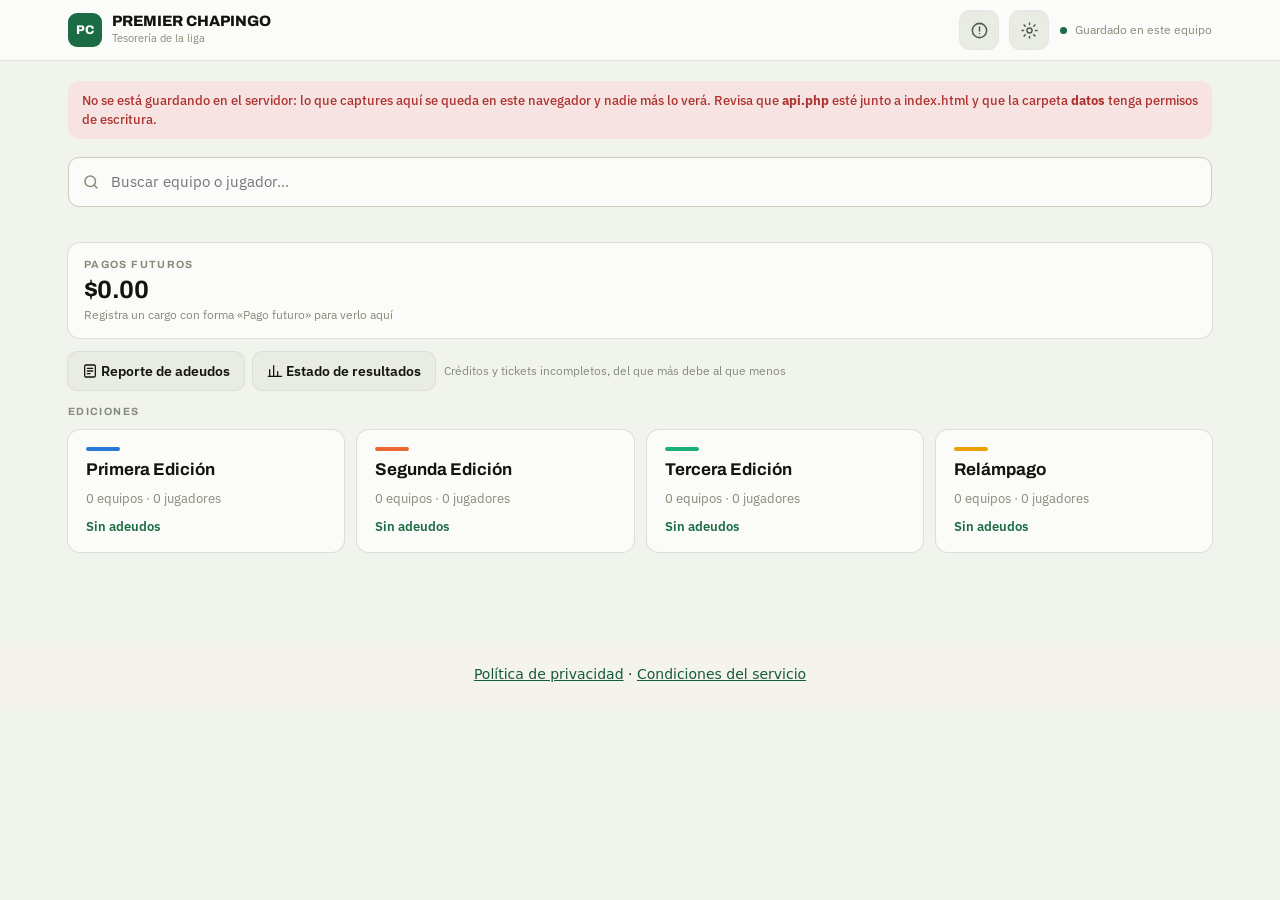
<file: arbitrajes/index.html>
<!doctype html>
<html lang="es">
<head>
<meta charset="utf-8">
<meta name="viewport" content="width=device-width, initial-scale=1, viewport-fit=cover">
<meta name="theme-color" content="#1B6B45">
<meta name="robots" content="noindex, nofollow">
<link rel="manifest" href="manifest.webmanifest">
<link rel="icon" href="icono-192.png" sizes="192x192" type="image/png">
<link rel="apple-touch-icon" href="icono-180.png">
<meta name="mobile-web-app-capable" content="yes">
<meta name="apple-mobile-web-app-capable" content="yes">
<meta name="apple-mobile-web-app-title" content="Tesorería PC">
<title>Tesorería Premier Chapingo</title>
<link rel="preconnect" href="https://fonts.googleapis.com">
<link rel="preconnect" href="https://fonts.gstatic.com" crossorigin>
<link rel="stylesheet" href="https://fonts.googleapis.com/css2?family=Archivo:wght@500;600;700;800&family=IBM+Plex+Mono:wght@400;600&family=IBM+Plex+Sans:wght@400;500;600&display=swap">
<style id="app-style">
:root{
  color-scheme: light;
  --page:#F1F3ED; --surface:#FBFCF9; --surface-2:#E9ECE3; --surface-3:#F6F7F2;
  --ink:#12150F; --ink-2:#545A4C; --muted:#868C79;
  --line:#DEE2D6; --line-2:#C7CCBB;
  --accent:#1B6B45; --accent-ink:#FFFFFF; --accent-soft:#E0EFE6;
  --good:#1B6B45; --good-soft:#E0EFE6;
  --warn:#8F6300; --warn-soft:#F6EDD5;
  --bad:#AE322F; --bad-soft:#F7E4E2; --on-bad:#FFFFFF;
  --apro:#1D5FA8; --apro-soft:#DDEAF8;
  --s1:#2a78d6; --s2:#eb6834; --s3:#1baf7a; --s4:#eda100;
  --s5:#e87ba4; --s6:#008300; --s7:#4a3aa7; --s8:#e34948;
  --grid:#E4E7DC; --axis:#C7CCBB;
  --ring:0 0 0 1px rgba(18,21,15,.09);
  --shadow:0 1px 2px rgba(18,21,15,.05), 0 8px 24px -12px rgba(18,21,15,.18);
  --r:12px;
}
@media (prefers-color-scheme: dark){
  :root:not([data-theme="light"]){
    color-scheme: dark;
    --page:#0D0F0B; --surface:#171A15; --surface-2:#20241C; --surface-3:#1C201A;
    --ink:#F2F5EE; --ink-2:#B4BAAA; --muted:#868C79;
    --line:#292E24; --line-2:#3A4034;
    --accent:#4FB37C; --accent-ink:#0D0F0B; --accent-soft:#18291F;
    --good:#4FB37C; --good-soft:#18291F;
    --warn:#E0A62F; --warn-soft:#2A2312;
    --bad:#E06A66; --bad-soft:#2C1917; --on-bad:#1A0F0E;
    --apro:#6FA8E8; --apro-soft:#15233A;
    --s1:#3987e5; --s2:#d95926; --s3:#199e70; --s4:#c98500;
    --s5:#d55181; --s6:#008300; --s7:#9085e9; --s8:#e66767;
    --grid:#262B21; --axis:#3A4034;
    --ring:0 0 0 1px rgba(255,255,255,.09);
    --shadow:0 1px 2px rgba(0,0,0,.4), 0 8px 24px -12px rgba(0,0,0,.7);
  }
}
:root[data-theme="dark"]{
  color-scheme: dark;
  --page:#0D0F0B; --surface:#171A15; --surface-2:#20241C; --surface-3:#1C201A;
  --ink:#F2F5EE; --ink-2:#B4BAAA; --muted:#868C79;
  --line:#292E24; --line-2:#3A4034;
  --accent:#4FB37C; --accent-ink:#0D0F0B; --accent-soft:#18291F;
  --good:#4FB37C; --good-soft:#18291F;
  --warn:#E0A62F; --warn-soft:#2A2312;
  --bad:#E06A66; --bad-soft:#2C1917; --on-bad:#1A0F0E;
  --apro:#6FA8E8; --apro-soft:#15233A;
  --s1:#3987e5; --s2:#d95926; --s3:#199e70; --s4:#c98500;
  --s5:#d55181; --s6:#008300; --s7:#9085e9; --s8:#e66767;
  --grid:#262B21; --axis:#3A4034;
  --ring:0 0 0 1px rgba(255,255,255,.09);
  --shadow:0 1px 2px rgba(0,0,0,.4), 0 8px 24px -12px rgba(0,0,0,.7);
}

*{box-sizing:border-box}
body{margin:0;background:var(--page);color:var(--ink);
  font-family:"IBM Plex Sans",system-ui,-apple-system,"Segoe UI",sans-serif;font-size:14.5px;line-height:1.5;
  -webkit-font-smoothing:antialiased}
h1,h2,h3,h4{font-family:"Archivo",system-ui,sans-serif;margin:0;text-wrap:balance;letter-spacing:-.015em}
button,input,select,textarea{font:inherit;color:inherit}
.num{font-variant-numeric:tabular-nums}
.eyebrow{font-family:"Archivo",sans-serif;font-size:10.5px;font-weight:700;letter-spacing:.13em;text-transform:uppercase;color:var(--muted)}
.muted{color:var(--muted)}
.spacer{flex:1}
.row{display:flex;align-items:center;gap:9px;flex-wrap:wrap}

/* ---------- encabezado ---------- */
.top{position:sticky;top:0;z-index:40;background:var(--surface);border-bottom:1px solid var(--line)}
.top-in{max-width:1180px;margin:0 auto;padding:11px 18px;display:flex;align-items:center;gap:12px}
.crest{width:34px;height:34px;border-radius:9px;background:var(--accent);color:var(--accent-ink);
  display:grid;place-items:center;font-family:"Archivo",sans-serif;font-weight:800;font-size:12.5px;flex:none}
.brand{display:flex;align-items:center;gap:10px;background:none;border:0;padding:0;cursor:pointer;text-align:left}
.brand .txt{display:block;min-width:0}
.brand .txt b{display:block;font-family:"Archivo",sans-serif;font-weight:800;font-size:15px;line-height:1.15}
.brand .txt span{display:block;font-size:11px;color:var(--muted)}
.ico{width:38px;height:38px;border-radius:10px;border:0;background:var(--surface-2);color:var(--ink-2);
  display:grid;place-items:center;cursor:pointer;flex:none;box-shadow:var(--ring)}
.ico:hover{background:var(--line);color:var(--ink)}
.ico.on{background:var(--accent);color:var(--accent-ink);box-shadow:none}
.ico{position:relative}
.ico .lk{position:absolute;right:-5px;bottom:-5px;width:17px;height:17px;border-radius:50%;
  background:var(--warn-soft);display:grid;place-items:center;box-shadow:0 0 0 2px var(--surface)}
.ico .lk svg{width:11px;height:11px;stroke-width:2.6;stroke:var(--warn)}
.badge{position:absolute;top:-5px;right:-5px;min-width:17px;height:17px;padding:0 4px;border-radius:9px;
  background:var(--bad);color:var(--on-bad);font-size:10px;font-weight:700;display:grid;place-items:center;
  box-shadow:0 0 0 2px var(--surface)}
.ico svg{width:19px;height:19px;stroke:currentColor;fill:none;stroke-width:1.9;stroke-linecap:round;stroke-linejoin:round}
.crumbs{background:var(--surface-3);border-bottom:1px solid var(--line)}
.crumbs-in{max-width:1180px;margin:0 auto;padding:8px 18px;display:flex;align-items:center;gap:6px;
  overflow-x:auto;white-space:nowrap;font-size:12.5px}
.crumbs button{background:none;border:0;padding:2px 4px;cursor:pointer;color:var(--ink-2);border-radius:6px}
.crumbs button:hover{background:var(--surface-2);color:var(--ink)}
.crumbs .sep{color:var(--line-2)}
.crumbs .aqui{color:var(--ink);font-weight:600}
main{max-width:1180px;margin:0 auto;padding:20px 18px 90px}
.view{display:flex;flex-direction:column;gap:18px}

/* ---------- primitivas ---------- */
.card{background:var(--surface);border-radius:var(--r);box-shadow:var(--ring);padding:16px}
.card>header{display:flex;align-items:flex-end;justify-content:space-between;gap:12px;flex-wrap:wrap;margin-bottom:14px}
.card h3{font-size:15.5px;font-weight:700}
.card .sub{font-size:12.5px;color:var(--muted);margin-top:2px}
.btn{appearance:none;border:0;border-radius:9px;padding:9px 14px;background:var(--surface-2);color:var(--ink);
  font-weight:600;font-size:13.5px;cursor:pointer;box-shadow:var(--ring);white-space:nowrap}
.btn:hover{background:var(--line)}
.btn.primary{background:var(--accent);color:var(--accent-ink);box-shadow:none}
.btn.primary:hover{filter:brightness(1.08)}
.btn.ghost{background:transparent;box-shadow:none;color:var(--ink-2);padding:7px 9px}
.btn.ghost:hover{color:var(--ink);background:var(--surface-2)}
.btn.sm{padding:5px 10px;font-size:12.5px}
.btn.danger{color:var(--bad)}
.btn svg{width:16px;height:16px;vertical-align:-3px;stroke:currentColor;fill:none;stroke-width:1.9;stroke-linecap:round;stroke-linejoin:round}
.btn.solo{padding:7px;line-height:0}
.btn.solo svg{width:17px;height:17px;display:block;stroke:currentColor;fill:none;stroke-width:1.9;stroke-linecap:round;stroke-linejoin:round}
.btn:disabled{opacity:.45;cursor:default}
:where(button,a,input,select,textarea):focus-visible{outline:2px solid var(--accent);outline-offset:2px}
label.f{display:flex;flex-direction:column;gap:5px;font-size:11.5px;font-weight:600;color:var(--ink-2);min-width:0}
input,select,textarea{background:var(--surface-3);border:1px solid var(--line-2);border-radius:9px;padding:9px 11px;font-size:14px;width:100%}
textarea{resize:vertical;min-height:80px;font-family:"IBM Plex Mono",monospace;font-size:13px}
.grid-f{display:grid;grid-template-columns:repeat(auto-fit,minmax(150px,1fr));gap:12px;align-items:end}
.pill{display:inline-flex;align-items:center;gap:5px;padding:3px 9px;border-radius:999px;font-size:11.5px;font-weight:600;white-space:nowrap}
.pill.ok{background:var(--good-soft);color:var(--good)}
.pill.wa{background:var(--warn-soft);color:var(--warn)}
.pill.ba{background:var(--bad-soft);color:var(--bad)}
.pill.nt{background:var(--surface-2);color:var(--ink-2)}
.pill.st-completa{background:var(--good-soft);color:var(--good)}
.pill.st-credito{background:var(--warn-soft);color:var(--warn)}
.pill.st-confirmar{background:var(--surface-2);color:var(--ink-2);box-shadow:inset 0 0 0 1px var(--line-2)}
.pill.st-aprobado{background:var(--apro-soft);color:var(--apro)}
.eq{border-left:4px solid var(--line-2)}
.est-res{display:flex;gap:14px;flex-wrap:wrap;font-size:12px;color:var(--ink-2)}
.est-res span{display:inline-flex;align-items:center;gap:5px}
.candado{display:inline-grid;place-items:center;width:38px;height:38px;border-radius:11px;
  background:var(--warn-soft);color:var(--warn);flex:none}
.candado svg{width:20px;height:20px;stroke:currentColor;fill:none;stroke-width:1.9;stroke-linecap:round;stroke-linejoin:round}
.candado.grande{width:58px;height:58px;margin:0 auto}
.candado.grande svg{width:28px;height:28px}
.nav-card .cand{display:inline-flex;align-items:center;gap:5px;font-size:11.5px;color:var(--warn);font-weight:600}
.nav-card .cand svg{width:13px;height:13px;stroke:currentColor;fill:none;stroke-width:2;stroke-linecap:round;stroke-linejoin:round}
.lgerr2{color:var(--bad);font-size:12.5px;min-height:18px;margin-top:8px}
.dot{width:9px;height:9px;border-radius:3px;flex:none}
.empty{padding:30px 20px;text-align:center;color:var(--muted);font-size:13.5px}

/* ---------- navegación por tarjetas ---------- */
.nivel{display:grid;grid-template-columns:repeat(auto-fill,minmax(230px,1fr));gap:13px}
.nav-card{background:var(--surface);border:0;border-radius:var(--r);box-shadow:var(--ring);padding:17px 18px;
  text-align:left;cursor:pointer;display:flex;flex-direction:column;gap:9px;min-height:118px;
  transition:transform .12s ease, box-shadow .12s ease}
.nav-card:hover{transform:translateY(-2px);box-shadow:var(--shadow)}
.nav-card .tt{font-family:"Archivo",sans-serif;font-weight:700;font-size:17px;line-height:1.2}
.nav-card .mt{font-size:12.5px;color:var(--muted)}
.nav-card .bar{height:4px;border-radius:2px;background:var(--accent);width:34px}
.nav-card .deb{font-size:12.5px;font-weight:600;font-variant-numeric:tabular-nums}

/* ---------- tarjeta de equipo ---------- */
.equipos{display:grid;grid-template-columns:repeat(auto-fill,minmax(300px,1fr));gap:13px}
.eq{background:var(--surface);border-radius:var(--r);box-shadow:var(--ring);padding:15px 16px;display:flex;flex-direction:column;gap:12px}
.eq-top{display:flex;align-items:flex-start;gap:10px}
.eq-nom{font-family:"Archivo",sans-serif;font-weight:700;font-size:16.5px;line-height:1.2;flex:1;min-width:0}
.eq-meta{font-size:12px;color:var(--muted);margin-top:3px}
.eq-acc{display:grid;grid-template-columns:repeat(3,1fr);gap:7px}
.eq-acc.cuatro{grid-template-columns:repeat(4,1fr)}
@media (max-width:760px){.eq-acc.cuatro{grid-template-columns:repeat(2,1fr)}}
.eq-acc button{border:0;border-radius:9px;padding:9px 4px;background:var(--surface-2);cursor:pointer;
  display:flex;flex-direction:column;align-items:center;gap:4px;font-size:11.5px;font-weight:600;color:var(--ink-2)}
.eq-acc button:hover{background:var(--line);color:var(--ink)}
.eq-acc button.cta{background:var(--accent);color:var(--accent-ink)}
.eq-acc button.cta:hover{filter:brightness(1.08)}
.eq-acc svg{width:17px;height:17px;stroke:currentColor;fill:none;stroke-width:1.9;stroke-linecap:round;stroke-linejoin:round}
.nuevo{background:transparent;border:1.5px dashed var(--line-2);border-radius:var(--r);min-height:118px;
  display:flex;flex-direction:column;align-items:center;justify-content:center;gap:9px;padding:16px}
.chk{display:inline-flex;align-items:center;gap:8px;font-size:13px;font-weight:500;color:var(--ink-2);cursor:pointer}
.chk input{width:auto;margin:0}
.implist{max-height:320px;overflow-y:auto;border:1px solid var(--line);border-radius:10px}
.tabsm{display:flex;gap:2px;border-bottom:1px solid var(--line);margin-bottom:14px}
.tabm{appearance:none;background:none;border:0;padding:8px 13px 10px;cursor:pointer;color:var(--ink-2);
  font-weight:600;font-size:13.5px;border-bottom:2px solid transparent}
.tabm:hover{color:var(--ink)}
.tabm.on{color:var(--ink);border-bottom-color:var(--accent)}
.impi{display:flex;align-items:center;gap:11px;padding:10px 12px;border-bottom:1px solid var(--line);cursor:pointer}
.impi:last-child{border-bottom:0}
.impi:hover{background:var(--surface-3)}
.impi input{width:auto;margin:0;flex:none}
.impi.rep{opacity:.5;cursor:default}
.impi .n{display:block;font-weight:600;font-size:14px}
.impi .p{display:block;font-size:11.5px;color:var(--muted)}

/* ---------- buscador ---------- */
.buscador{position:relative}
.buscador input{padding:13px 15px 13px 42px;font-size:15px;border-radius:11px;background:var(--surface)}
.buscador svg{position:absolute;left:14px;top:50%;transform:translateY(-50%);width:18px;height:18px;
  stroke:var(--muted);fill:none;stroke-width:2;stroke-linecap:round}
.res{display:flex;flex-direction:column;gap:1px;margin-top:12px}
.res-i{display:flex;align-items:center;gap:12px;padding:11px 13px;background:var(--surface);cursor:pointer;
  border:0;text-align:left;width:100%}
.res-i:first-child{border-radius:var(--r) var(--r) 0 0}
.res-i:last-child{border-radius:0 0 var(--r) var(--r)}
.res-i:only-child{border-radius:var(--r)}
.res-i:hover{background:var(--surface-3)}
.res-i .n{font-weight:600;font-size:14.5px}
.res-i .p{font-size:12px;color:var(--muted)}

/* ---------- tiles ---------- */
.tiles{display:grid;grid-template-columns:repeat(auto-fit,minmax(180px,1fr));gap:12px}
.tile{background:var(--surface);border-radius:var(--r);box-shadow:var(--ring);padding:14px 16px;display:flex;flex-direction:column;gap:3px}
.tile .v{font-family:"Archivo",sans-serif;font-weight:700;font-size:25px;letter-spacing:-.025em;line-height:1.1}
.tile .m{font-size:11.5px;color:var(--muted)}
.tile.hero{background:var(--accent);color:var(--accent-ink);box-shadow:none}
.tile.hero .eyebrow,.tile.hero .m{color:color-mix(in srgb,var(--accent-ink) 78%,transparent)}
.tile.hero .v{font-size:30px}
.tile.neg{background:var(--bad);color:var(--on-bad);box-shadow:none}
.tile.neg .eyebrow,.tile.neg .m{color:color-mix(in srgb,var(--on-bad) 78%,transparent)}

/* ---------- gráfico ---------- */
.chartwrap{display:flex;position:relative}
.yaxis{flex:none}
.scroller{overflow-x:auto;overflow-y:hidden;flex:1;scrollbar-width:thin}
.bar{pointer-events:none}
.bar-zero{fill:var(--line-2)}
.bar-hit{fill:transparent;cursor:pointer}
.tip{position:absolute;pointer-events:none;z-index:30;background:var(--ink);color:var(--page);border-radius:8px;
  padding:8px 10px;font-size:12px;line-height:1.4;box-shadow:var(--shadow);max-width:240px;opacity:0;transition:opacity .1s}
.tip b{font-family:"Archivo",sans-serif}
.legend{display:flex;gap:12px;flex-wrap:wrap;align-items:center}
.lgi{display:inline-flex;align-items:center;gap:6px;font-size:12px;color:var(--ink-2);cursor:pointer;border:0;background:none;padding:2px 0}
.lgi.off{opacity:.35}
.axlbl{fill:var(--muted);font-size:10.5px;font-family:"IBM Plex Sans",sans-serif}
.gline{stroke:var(--grid);stroke-width:1}
.bline{stroke:var(--axis);stroke-width:1}
.vlbl{fill:var(--ink-2);font-size:10px;font-weight:600;font-variant-numeric:tabular-nums}

/* ---------- tablas ---------- */
.tblwrap{overflow-x:auto}
table{border-collapse:collapse;width:100%;font-size:13.5px}
th{text-align:left;font-family:"Archivo",sans-serif;font-size:10.5px;font-weight:700;letter-spacing:.09em;
  text-transform:uppercase;color:var(--muted);padding:0 10px 7px;border-bottom:1px solid var(--line);white-space:nowrap}
td{padding:9px 10px;border-bottom:1px solid var(--line);vertical-align:middle}
tbody tr:hover{background:var(--surface-3)}
td.num,th.num{text-align:right;font-variant-numeric:tabular-nums}
.ta-r{text-align:right}
tfoot td{border-bottom:0;border-top:1px solid var(--line-2);padding-top:10px}
td.tf{font-weight:700;font-family:"Archivo",sans-serif;font-size:12.5px}
.vc{display:inline-block;margin-left:5px;font-size:10.5px;font-weight:600;color:var(--muted)}
.sec{min-width:0}

/* ---------- modal ---------- */
.scrim{position:fixed;inset:0;background:rgba(8,10,7,.55);z-index:50;display:grid;place-items:center;padding:16px;overflow:auto}
.modal{background:var(--surface);border-radius:15px;box-shadow:var(--shadow);width:min(680px,100%);max-height:92vh;overflow:auto}
.modal.slim{width:min(430px,100%)}
.modal.ancho{width:min(920px,100%)}
.modal>header{position:sticky;top:0;background:var(--surface);display:flex;align-items:center;gap:12px;
  padding:15px 18px;border-bottom:1px solid var(--line);z-index:2}
.modal>header h3{font-size:16.5px}
.modal>header .rt{font-size:11.5px;color:var(--muted);font-weight:500;margin-top:1px}
.modal-body{padding:18px}
.jug{display:flex;align-items:center;gap:11px;padding:9px 6px;border-bottom:1px solid var(--line);
  cursor:pointer;border-radius:8px}
.jug:hover{background:var(--surface-3)}
.jug .n{width:32px;height:32px;border-radius:8px;background:var(--surface-2);display:grid;place-items:center;
  font-family:"Archivo",sans-serif;font-weight:700;font-size:12.5px;flex:none;color:var(--ink-2)}
.jug .jn{display:block;font-weight:600;font-size:14px;line-height:1.25}
.jug .jm{display:block;font-size:11.5px;color:var(--muted);font-variant-numeric:tabular-nums}

/* ---------- ticket 58mm ---------- */
.ticket{width:58mm;background:#fff;color:#000;padding:3mm 3mm 5mm;font-family:"IBM Plex Mono",ui-monospace,monospace;
  font-size:10px;line-height:1.4;margin:0 auto}
.ticket .tk-brand{font-family:"Archivo",sans-serif;font-weight:800;font-size:14px;text-align:center;line-height:1.1}
.ticket .tk-sub{text-align:center;font-size:9px;margin-top:.6mm}
.ticket hr{border:0;border-top:1px dashed #000;margin:1.8mm 0}
.ticket .kv{display:flex;justify-content:space-between;gap:5px}
.ticket .tk-eq{font-weight:600;font-size:11.5px;line-height:1.25;margin-bottom:.4mm}
.ticket .li{display:flex;justify-content:space-between;gap:5px;margin:.4mm 0}
.ticket .big{display:flex;justify-content:space-between;font-weight:600;font-size:12.5px;margin:.6mm 0}
.ticket .aviso{text-align:center;font-size:8.5px;font-weight:600;line-height:1.3;white-space:pre-line;margin-top:1mm}
.ticket .foot{text-align:center;font-size:8.5px;margin-top:2mm;white-space:pre-line}
.ticket .sign{margin-top:7mm;border-top:1px solid #000;text-align:center;font-size:8px;padding-top:1mm}
.ticketbox{background:var(--surface-2);padding:16px;border-radius:11px;display:flex;justify-content:center}
#print-area{display:none}
.yo-chip{font-size:12px;font-weight:600;padding:0 4px}
.abn span{white-space:nowrap}
.abn{display:flex;flex-direction:column;gap:2px;margin-top:4px;font-size:11px;color:var(--ink-2);text-align:right}
.abn .lnk{border:0;background:none;color:var(--bad);cursor:pointer;font-size:11px;padding:0 2px}
/* ---------- reporte de adeudos (carta) ---------- */
.rep{font-family:Arial,Helvetica,sans-serif;color:#000;background:#fff;font-size:10.5pt;line-height:1.3}
.rep h1{font-size:15pt;margin:0 0 2pt}
.rep .rep-sub{font-size:9.5pt;color:#444;margin-bottom:8pt}
.rep .rep-tot{display:flex;gap:18pt;flex-wrap:wrap;border:1.5pt solid #000;padding:6pt 9pt;margin:6pt 0 10pt}
.rep .rep-tot b{font-size:13pt}
.rep table{width:100%;border-collapse:collapse;margin:0 0 4pt}
.rep th,.rep td{border-bottom:.6pt solid #bbb;padding:2.5pt 4pt;text-align:left;vertical-align:top}
.rep th{font-size:8.5pt;text-transform:uppercase;letter-spacing:.04em;border-bottom:1pt solid #000}
.rep .n{text-align:right;white-space:nowrap;font-variant-numeric:tabular-nums}
.rep h2{font-size:11.5pt;margin:12pt 0 3pt;padding:3pt 6pt;background:#e9e9e9;display:flex;justify-content:space-between;break-after:avoid}
.rep tr.rep-eq td{font-weight:700;border-top:1pt solid #000;background:#f6f6f6}
.rep tr.rep-tk td{font-size:9.5pt;color:#222}
.rep tr.rep-tk td:first-child{padding-left:14pt}
.rep tr{break-inside:avoid}
.rep .rep-pie{margin-top:14pt;font-size:8.5pt;color:#555}
.rep .rep-tot.rep-nc{border:1pt dashed #555;margin-top:-4pt}
.rep .rep-tot.rep-nc b{font-size:11.5pt}
.rep tr.rep-sum td{font-weight:700;border-top:1pt solid #000;border-bottom:1pt solid #000;background:#f6f6f6}
.rep tr.rep-mv td{font-size:8.5pt}
.rep tr.rep-mv td.nw{white-space:nowrap}
.rep tr.rep-nr td{color:#666;font-style:italic}
.rep table.rep-res{border:1.5pt solid #000;margin:6pt 0 10pt}
.rep table.rep-res td{padding:3pt 8pt}
.rep tr.rep-sec td{font-weight:700;font-size:9pt;letter-spacing:.05em;background:#e9e9e9;border-bottom:1pt solid #000}
.rep tr.rep-neto td{font-weight:700;font-size:13pt;border-top:1.5pt solid #000;border-bottom:0}
.rep-prev{max-height:60vh;overflow:auto;border:1px solid var(--line);border-radius:10px;padding:14px;background:#fff}
@media print{
  @page{size:58mm auto;margin:0}
  body{background:#fff}
  body>*{display:none !important}
  #print-area{display:block !important}
  #print-area .ticket{width:58mm;margin:0;padding:2mm 3mm 4mm;background:#fff;color:#000}
}
@media (prefers-reduced-motion:reduce){*{transition:none !important}}
@media (max-width:640px){
  .top-in{padding:10px 13px;gap:8px} main{padding:16px 13px 80px} .crumbs-in{padding:8px 13px}
  .brand .txt{display:none}
  .savebar .muted{display:none}
  .ico{width:36px;height:36px}
  .tile .v{font-size:22px} .tile.hero .v{font-size:26px}
  .equipos,.nivel{grid-template-columns:1fr}
  .modal>header{align-items:flex-start}
  .modal-body{padding:15px}
}
.savebar{display:flex;align-items:center;gap:8px;flex-wrap:wrap}
.login{position:fixed;inset:0;z-index:80;background:var(--page);display:grid;place-items:center;padding:20px}
.loginbox{background:var(--surface);border-radius:15px;box-shadow:var(--shadow);padding:28px;width:min(370px,100%);
  display:flex;flex-direction:column;align-items:stretch}
.loginbox h2{font-size:19px}
.lgerr{color:var(--bad);font-size:12.5px;min-height:18px;margin-top:10px;text-align:center}
.savedot{width:7px;height:7px;border-radius:50%;background:var(--good);flex:none}
.savedot.dirty{background:var(--warn)}
.banner{background:var(--warn-soft);color:var(--warn);border-radius:var(--r);padding:10px 14px;font-size:12.5px;font-weight:500}
/* ---------- desglose por categoría y grupos (27-sep-2026) ---------- */
.dg{display:flex;flex-direction:column;gap:3px;margin-top:4px;width:100%;font-size:12px}
.dg-t{display:flex;justify-content:space-between;gap:8px;margin-top:6px;padding-top:6px;border-top:1px solid var(--line);font-weight:700;color:var(--ink);font-size:12.5px}
.dg-t:first-child{border-top:0;padding-top:0;margin-top:2px}
.dg-r{display:flex;justify-content:space-between;gap:8px;color:var(--ink-2)}
.dg-r.neg .num{color:var(--bad);font-weight:600}
.dg-caj{display:flex;justify-content:space-between;gap:8px;margin-top:3px;font-weight:600;color:var(--ink)}
.dg-f{display:flex;flex-wrap:wrap;gap:2px 10px;color:var(--muted);font-size:11.5px}
.dg-f b{color:var(--ink-2);font-weight:600}
.dg-fut{color:var(--apro)}
.tile.fut{box-shadow:0 0 0 1.5px var(--apro)}
.tile.fut .v{color:var(--apro)}
/* ---------- servicios y utilidad por categoría (29-sep-2026) ---------- */
.srv{border-radius:var(--r);padding:14px 14px 16px;margin:16px 0}
.srv-h{display:flex;align-items:baseline;gap:10px;flex-wrap:wrap;margin:0 2px 11px}
.srv-h b{font-family:"Archivo",sans-serif;font-size:15px;letter-spacing:-.01em}
.srv-h span{font-size:11.5px}
.srv .tiles{grid-template-columns:repeat(auto-fit,minmax(165px,1fr))}
.srv .tile{box-shadow:none}
.srv-real{background:var(--accent-soft);box-shadow:inset 4px 0 0 var(--accent)}
.srv-real .srv-h b{color:var(--accent)}
.srv-real .tile{background:var(--surface);border-top:3px solid var(--accent)}
.srv-fut{background:var(--apro-soft);box-shadow:inset 4px 0 0 var(--apro)}
.srv-fut .srv-h b{color:var(--apro)}
.srv-fut .tile{background:var(--surface);border-top:3px solid var(--apro)}
.srv .tile.in .v{color:var(--good)}
.srv .tile.out .v{color:var(--bad)}
.srv-real .tile.ut{background:var(--accent);color:var(--accent-ink);border-top-color:var(--accent)}
.srv-fut .tile.ut{background:var(--apro);color:#fff;border-top-color:var(--apro)}
.srv .tile.ut .eyebrow,.srv .tile.ut .m{color:inherit;opacity:.82}
.srv .tile.ut .v{color:inherit}
.srv .tile.ut.perd{background:var(--bad);color:var(--on-bad);border-top-color:var(--bad)}
.dg-card{margin:14px 0}
.tabla-x{overflow-x:auto;-webkit-overflow-scrolling:touch}
.dg-tabla{width:100%;border-collapse:collapse;font-size:13px;min-width:520px}
.dg-tabla th,.dg-tabla td{padding:8px 10px;border-bottom:1px solid var(--line);text-align:left}
.dg-tabla th{font-size:11px;text-transform:uppercase;letter-spacing:.06em;color:var(--muted);font-weight:700}
.dg-tabla .num{text-align:right;font-variant-numeric:tabular-nums}
.grupo-t{grid-column:1/-1;display:flex;align-items:baseline;gap:12px;margin:10px 0 0;padding-bottom:6px;border-bottom:2px solid var(--accent)}
.grupo-t b{font-family:"Archivo",sans-serif;font-size:17px;text-transform:uppercase;letter-spacing:.04em}
.grupo-t .muted{font-size:12.5px}
.pill.gr{background:var(--accent-soft);color:var(--accent)}
.pill.gr-B{background:var(--apro-soft);color:var(--apro)}
</style>

</head>
<body>
<div id="print-area"></div>
<div id="root"></div>

<script type="application/json" id="estado">
{"v":2,
 "liga":{"nombre":"PREMIER CHAPINGO","pie":"Gracias por su pago","folio":1,"cajero":"","cajeros":[],
  "avisoCredito":"PAGO A CRÉDITO\nCubrir antes de su próximo juego. Si no, Disciplina puede sancionar (resta de puntos)."},
 "ediciones":[{"id":"ed1","nombre":"Primera Edición"},{"id":"ed2","nombre":"Segunda Edición"},{"id":"ed3","nombre":"Tercera Edición"},{"id":"ed4","nombre":"Relámpago"}],
 "disciplinas":[{"id":"di1","nombre":"Fútbol Rápido"},{"id":"di2","nombre":"Basquetbol"}],
 "ramas":[{"id":"ra1","nombre":"Varonil"},{"id":"ra2","nombre":"Femenil"}],
 "categorias":[{"id":"ca1","nombre":"Libre"},{"id":"ca2","nombre":"Veteranos"}],
 "conceptos":[
   {"id":"c1","nombre":"Inscripción a Liga","monto":650},
   {"id":"c2","nombre":"Inscripción a Relámpago","monto":350},
   {"id":"c3","nombre":"Arbitraje","monto":175},
   {"id":"c4","nombre":"Multa","monto":200},
   {"id":"c5","nombre":"Abono a saldo","monto":0}],
 "equipos":[],"movs":[],"gastos":[],"multas":[],
 "cuentas":[],"transferencias":[],"conceptosGasto":[],
 "claves":{},"admin":{"clave":"","secc":{}}}
</script>

<script id="app-code">
(function(){
"use strict";

var S = JSON.parse(document.getElementById('estado').textContent);
var COLS = ['ediciones','disciplinas','ramas','categorias','conceptos','equipos','movs','gastos','multas',
            'cuentas','transferencias','conceptosGasto'];
COLS.forEach(function(k){ S[k] = S[k] || []; });

var U = {vista:'inicio', ed:null, di:null, ra:null, ca:null, q:'', modal:null, arg:null,
         dashEd:'', dashDi:'', dashRa:'', dashPer:'', dashTipo:'', multasTodas:false, multasQ:'',
         dashAmbito:'ed',
         gfEd:'', gfRa:'', gfCa:'', gfCat:'', gfCon:'', gfJor:'', gfPag:'', gfD1:'', gfD2:'',
         cuenta:''};
try{ var su = sessionStorage.getItem('pc_ui2'); if(su) U = Object.assign(U, JSON.parse(su)); }catch(e){}
function saveUI(){ try{ sessionStorage.setItem('pc_ui2', JSON.stringify(U)); }catch(e){} }

var readOnly = false, dirty = false;

/* ========== utilidades ========== */
var AVISO_CRED = 'PAGO A CRÉDITO\nCubrir antes de su próximo juego. Si no, Disciplina puede sancionar (resta de puntos).';
function avisoCredito(){ return S.liga.avisoCredito != null ? S.liga.avisoCredito : AVISO_CRED; }
function esc(s){ return String(s==null?'':s).replace(/[&<>"']/g,function(c){
  return {'&':'&amp;','<':'&lt;','>':'&gt;','"':'&quot;',"'":'&#39;'}[c]; }); }
function mxn(n){ n=Number(n)||0; return (n<0?'-$':'$')+Math.abs(n).toLocaleString('es-MX',{minimumFractionDigits:2,maximumFractionDigits:2}); }
function mxn0(n){ n=Number(n)||0; return (n<0?'-$':'$')+Math.abs(n).toLocaleString('es-MX',{maximumFractionDigits:0}); }
function uid(p){ return p+Date.now().toString(36)+Math.random().toString(36).slice(2,6); }
function z2(x){ return (x<10?'0':'')+x; }
function hoy(){ var d=new Date(); return d.getFullYear()+'-'+z2(d.getMonth()+1)+'-'+z2(d.getDate()); }
function ahora(){ var d=new Date(); return z2(d.getHours())+':'+z2(d.getMinutes()); }
function fecha(s){ if(!s) return ''; var p=String(s).slice(0,10).split('-'); return p.length===3? p[2]+'/'+p[1]+'/'+p[0] : s; }
function folioTxt(n){ return 'PC-'+String(n).padStart(5,'0'); }
/* folios independientes por tipo de operación: PC- ingresos, G- gastos, T- transferencias */
function folioGTxt(n){ return 'G-'+String(n||0).padStart(5,'0'); }
function folioTTxt(n){ return 'T-'+String(n||0).padStart(5,'0'); }
function byId(arr,id){ for(var i=0;i<arr.length;i++) if(arr[i].id===id) return arr[i]; return null; }
function nom(arr,id){ var x=byId(arr,id); return x? x.nombre : '—'; }
function el(html){ var t=document.createElement('template'); t.innerHTML=html.trim(); return t.content.firstElementChild; }
function norm(s){ return String(s||'').toLowerCase().normalize('NFD').replace(/[\u0300-\u036f]/g,''); }
function ico(d){ return '<svg viewBox="0 0 24 24" aria-hidden="true">'+d+'</svg>'; }
var I = {
  grafica:'<path d="M4 20V10M10 20V4M16 20v-7M22 20H2"/>',
  gasto:'<path d="M12 3v18M17 8H9.5a2.5 2.5 0 0 0 0 5h5a2.5 2.5 0 0 1 0 5H6"/>',
  config:'<circle cx="12" cy="12" r="3.2"/><path d="M12 2.5v2M12 19.5v2M2.5 12h2M19.5 12h2M5.2 5.2l1.4 1.4M17.4 17.4l1.4 1.4M18.8 5.2l-1.4 1.4M6.6 17.4l-1.4 1.4"/>',
  buscar:'<circle cx="11" cy="11" r="7"/><path d="M20 20l-3.5-3.5"/>',
  jug:'<path d="M16 20v-1.5a4 4 0 0 0-4-4H7a4 4 0 0 0-4 4V20"/><circle cx="9.5" cy="7" r="3.2"/><path d="M19 11h4M21 9v4"/>',
  cargo:'<rect x="4" y="3" width="16" height="18" rx="2"/><path d="M8 8h8M8 12h8M8 16h4"/>',
  estado:'<path d="M3 17l5-5 3.5 3.5L21 6"/><path d="M15 6h6v6"/>',
  casa:'<path d="M4 11l8-7 8 7v8a1.5 1.5 0 0 1-1.5 1.5h-13A1.5 1.5 0 0 1 4 19z"/>',
  candado:'<rect x="4.5" y="10.5" width="15" height="10" rx="2.2"/><path d="M8 10.5V7.6a4 4 0 0 1 8 0v2.9"/>',
  abierto:'<rect x="4.5" y="10.5" width="15" height="10" rx="2.2"/><path d="M8 10.5V7.6a4 4 0 0 1 7.7-1.4"/>',
  editar:'<path d="M4 20h4L19 9a2.1 2.1 0 0 0-3-3L5 17z"/><path d="M15 6l3 3"/>',
  multa:'<circle cx="12" cy="12" r="9"/><path d="M12 7.5v5M12 16h.01"/>',
  subir:'<path d="M12 16V4M7.5 8.5L12 4l4.5 4.5"/><path d="M4 16v2.5A1.5 1.5 0 0 0 5.5 20h13a1.5 1.5 0 0 0 1.5-1.5V16"/>',
  cuentas:'<rect x="3" y="6" width="18" height="13" rx="2.2"/><path d="M3 10h18M16.5 14.5h2"/>',
  transfer:'<path d="M4 8h13M13.5 4.5L17 8l-3.5 3.5"/><path d="M20 16H7M10.5 12.5L7 16l3.5 3.5"/>',
  persona:'<circle cx="12" cy="8" r="3.4"/><path d="M5 20v-1a5 5 0 0 1 5-5h4a5 5 0 0 1 5 5v1"/>',
  ticket:'<path d="M4 7.5A1.5 1.5 0 0 1 5.5 6h13A1.5 1.5 0 0 1 20 7.5V10a2 2 0 0 0 0 4v2.5a1.5 1.5 0 0 1-1.5 1.5h-13A1.5 1.5 0 0 1 4 16.5V14a2 2 0 0 0 0-4z"/>'
};

/* ========== derivados ========== */
function equipoEnAmbito(e, f){
  f = f||{};
  return !!e && (!f.ed || e.edicionId===f.ed) && (!f.di || e.disciplinaId===f.di)
      && (!f.ra || e.ramaId===f.ra)   && (!f.ca || e.categoriaId===f.ca);
}
function equiposDe(f){
  return S.equipos.filter(function(e){ return equipoEnAmbito(e, f); });
}
function movsDe(id){ return S.movs.filter(function(m){ return m.equipoId===id; }); }
/* ==========================================================================
   ABONOS CON FECHA (29-sep-2026)
   Cada pago a un ticket se guarda en m.abonos [{id,fecha,hora,monto,forma,cajero,entrego,nota}].
   m.recibido sigue siendo la SUMA de los abonos (todo lo que ya lee recibido sigue igual).
   Tickets viejos sin abonos: lo recibido cuenta como un solo pago en la fecha del ticket.
   ========================================================================== */
var FORMAS_ABONO = ['Efectivo','Transferencia','Tarjeta'];
function abonosDe(m){
  if(Array.isArray(m.abonos) && m.abonos.length) return m.abonos;
  var r = Number(m.recibido)||0;
  return r > 0.009 ? [{id:'ini-'+m.id, fecha:m.fecha, hora:m.hora||'', monto:r, forma:m.forma||'Efectivo',
                       cajero:m.cajero||'', entrego:m.entrego||'', inicial:true}] : [];
}
function tieneAbonos(m){ return Array.isArray(m.abonos) && m.abonos.some(function(a){ return !a.inicial; }); }
function recalcularRecibido(m){
  m.recibido = Math.round(m.abonos.reduce(function(t,a){ return t + (Number(a.monto)||0); }, 0)*100)/100;
}
function registrarAbono(m, a){
  if(!Array.isArray(m.abonos) || !m.abonos.length){
    m.abonos = abonosDe(m).map(function(x){ var y = {}; Object.keys(x).forEach(function(k){ y[k]=x[k]; }); y.id = uid('a'); return y; });
  }
  a.id = uid('a'); m.abonos.push(a); recalcularRecibido(m);
  visiblePorCobro(m);
  return a;
}
function quitarAbono(m, aid){
  if(!Array.isArray(m.abonos)) return;
  m.abonos = m.abonos.filter(function(a){ return a.id !== aid; });
  recalcularRecibido(m);
  if(!m.abonos.length) delete m.abonos;
}
/* Ticket oculto al capitán: sigue contando en Tesorería, pero el portal de capitanes no lo muestra ni lo suma. */
function ocultoCap(m){ return !!(m && m.ocultoCapitan); }
/* Tickets automáticos de «Busca un rival» (30-sep-2026): nacen ocultos al capitán y se hacen
   visibles en cuanto se registra un pago. Si alguien cambia la visibilidad a mano, se respeta. */
function ocultoHastaCobro(m){ return !!(m && m.auto && m.auto.ocultoHastaCobro === true); }
function visiblePorCobro(m){
  if(ocultoHastaCobro(m) && (Number(m.recibido)||0) > 0.009){ delete m.ocultoCapitan; m.auto.ocultoHastaCobro = false; }
}
function visibilidadManual(m){ if(m && m.auto && m.auto.ocultoHastaCobro !== undefined) m.auto.ocultoHastaCobro = false; }
function pillOculto(m){ return ocultoCap(m)? (ocultoHastaCobro(m)
  ? ' <span class="pill nt" title="Ticket del match: el capitán lo verá en cuanto se registre un pago. En Tesorería sí cuenta.">Oculto hasta cobrar</span>'
  : ' <span class="pill nt" title="El capitán no ve este ticket y no suma en su estado de cuenta. En Tesorería sí cuenta.">Oculto al capitán</span>') : ''; }
function saldoEquipo(id){
  var t=0; S.movs.forEach(function(m){ if(m.equipoId===id) t += (Number(m.importe)||0)-(Number(m.recibido)||0); });
  return t;
}
function cobradoEquipo(id){ var t=0; S.movs.forEach(function(m){ if(m.equipoId===id) t+=Number(m.recibido)||0; }); return t; }
function resumen(f){
  var eqs = equiposDe(f), cob=0, deb=0, jug=0;
  eqs.forEach(function(e){
    cob += cobradoEquipo(e.id);
    var s = saldoEquipo(e.id); if(s>0) deb += s;
    jug += (e.jugadores||[]).length;
  });
  return {equipos:eqs.length, cobrado:cob, deben:deb, jugadores:jug};
}
function totCobrado(f){ var t=0; equiposDe(f).forEach(function(e){ t+=cobradoEquipo(e.id); }); return t; }

/* ==========================================================================
   DESGLOSE POR CATEGORÍA (27-sep-2026)
   Por cobrar  → separado en arbitrajes, inscripciones y otros (sin pagos futuros).
   Pago futuro → forma de pago nueva: el cargo queda registrado y se cobrará después.
   Cobrado     → por quien recibió (Adán, Liga Premier Administración…) y por forma.
   Todo se deriva de los movimientos; no se guarda nada calculado.
   ========================================================================== */
var FORMAS_PAGO = ['Efectivo','Transferencia','Tarjeta','Crédito','Pago futuro'];
var FORMA_FUTURO = 'Pago futuro';
var CAJEROS_FIJOS = ['Adán','Liga Premier Administración'];
function tipoConcepto(m){
  var n = norm(m.concepto);
  if(n.indexOf('arbitraje')>=0) return 'arb';
  if(n.indexOf('inscrip')>=0) return 'ins';
  return 'otr';
}
function nombreCajero(c){
  var n = norm(c).replace(/\s+/g,' ').trim();
  if(n==='adan') return 'Adán';
  if(n==='premier league administracion' || n==='liga premier administracion' || n==='premier league administración') return 'Liga Premier Administración';
  return String(c||'').trim() || 'Sin registrar';
}
function desglose(f){
  var ids = {}; equiposDe(f).forEach(function(e){ ids[e.id]=1; });
  var d = {pend:{arb:0,ins:0,otr:0,tot:0}, futuro:0, futuroN:0, cob:{}, cobTot:0};
  CAJEROS_FIJOS.forEach(function(k){ d.cob[k] = {Efectivo:0, Transferencia:0, 'Crédito':0, Tarjeta:0, otro:0, tot:0}; });
  S.movs.forEach(function(m){
    if(!ids[m.equipoId]) return;
    var imp = Number(m.importe)||0, rec = Number(m.recibido)||0, p = imp-rec;
    if(p > 0.009){
      if(m.forma===FORMA_FUTURO){ d.futuro += p; d.futuroN++; }
      else { d.pend[tipoConcepto(m)] += p; d.pend.tot += p; }
    }
    function caja(k){ return d.cob[k] || (d.cob[k] = {Efectivo:0, Transferencia:0, 'Crédito':0, Tarjeta:0, otro:0, tot:0}); }
    if(m.forma==='Crédito' && p > 0.009) caja(nombreCajero(m.cajero))['Crédito'] += p;   /* otorgado a crédito, aún sin cobrar */
    abonosDe(m).forEach(function(a){
      var v = Number(a.monto)||0; if(v <= 0.009) return;
      var c = caja(nombreCajero(a.cajero));
      if(a.forma==='Efectivo' || a.forma==='Transferencia' || a.forma==='Tarjeta') c[a.forma] += v;
      else if(!a.forma) c.Efectivo += v;
      else c.otro += v;                                  /* pago viejo registrado sobre un cargo a crédito / pago futuro */
      c.tot += v; d.cobTot += v;
    });
  });
  return d;
}
/* ==========================================================================
   SERVICIOS Y UTILIDAD POR CATEGORÍA (29-sep-2026)
   Sólo tickets de ARBITRAJE recibidos por «Premier league Administración».
   · Realizado: forma Efectivo o Transferencia (no Crédito, Tarjeta ni Pago futuro); suma lo recibido.
   · A futuro : forma «Pago futuro»; suma lo que falta por cobrar.
   Cada partido son 2 tickets → servicio = (tickets ÷ 2) × tarifa.
   ========================================================================== */
var TARIFAS_SERVICIO = {arbitro:140, supervision:50, admin:100};
var CAJERO_SERVICIOS = 'Liga Premier Administración';
function serviciosCategoria(f){
  var ids = {}; equiposDe(f).forEach(function(e){ ids[e.id]=1; });
  var r = {real:{monto:0, n:0}, fut:{monto:0, n:0}};
  S.movs.forEach(function(m){
    if(!ids[m.equipoId] || tipoConcepto(m)!=='arb') return;
    var imp = Number(m.importe)||0, rec = Number(m.recibido)||0, cash = 0;
    abonosDe(m).forEach(function(a){
      if((a.forma==='Efectivo' || a.forma==='Transferencia') && nombreCajero(a.cajero)===CAJERO_SERVICIOS) cash += Number(a.monto)||0;
    });
    if(cash > 0.009){ r.real.monto += cash; r.real.n++; }
    if(m.forma===FORMA_FUTURO && nombreCajero(m.cajero)===CAJERO_SERVICIOS){
      var p = imp - rec;
      if(p > 0.009){ r.fut.monto += p; if(cash <= 0.009) r.fut.n++; }   /* un ticket no se cuenta dos veces */
    }
  });
  [r.real, r.fut].forEach(function(x){
    x.partidos = x.n/2;
    x.arbitro = x.partidos*TARIFAS_SERVICIO.arbitro;
    x.supervision = x.partidos*TARIFAS_SERVICIO.supervision;
    x.admin = x.partidos*TARIFAS_SERVICIO.admin;
    x.utilidad = x.monto - x.arbitro - x.supervision - x.admin;
  });
  return r;
}
function htmlServicios(r){
  function txtPart(x){ var p = x.partidos; return x.n+' ticket'+(x.n===1?'':'s')+' · '+(p%1? p.toFixed(1) : p)+' partido'+(p===1?'':'s'); }
  function base(x, t){ return txtPart(x)+' × '+mxn0(t); }
  function ut(x){ return x.utilidad<-0.009? 'ut perd' : 'ut'; }
  var a = r.real, b = r.fut;
  return '<div class="srv srv-real"><div class="srv-h"><b>Arbitrajes · realizado a la fecha</b>'
   + '<span class="muted">Efectivo y transferencia recibidos por Premier league Administración</span></div><div class="tiles">'
   + tile('Arbitrajes cobrados', mxn(a.monto), txtPart(a), 'in')
   + tile('Servicio de árbitro', mxn(a.arbitro), base(a, TARIFAS_SERVICIO.arbitro), 'out')
   + tile('Servicio de supervisión', mxn(a.supervision), base(a, TARIFAS_SERVICIO.supervision), 'out')
   + tile('Servicio de admin. y coordinación', mxn(a.admin), base(a, TARIFAS_SERVICIO.admin), 'out')
   + tile('Utilidad', mxn(a.utilidad), 'Cobrado − servicios pagados', ut(a))
   + '</div></div>'
   + '<div class="srv srv-fut"><div class="srv-h"><b>Arbitrajes · a futuro</b>'
   + '<span class="muted">Tickets «Pago futuro» recibidos por Premier league Administración</span></div><div class="tiles">'
   + tile('Pagos futuros', mxn(b.monto), txtPart(b), 'in')
   + tile('Árbitro a futuro', mxn(b.arbitro), base(b, TARIFAS_SERVICIO.arbitro), 'out')
   + tile('Supervisión a futuro', mxn(b.supervision), base(b, TARIFAS_SERVICIO.supervision), 'out')
   + tile('Admin. y coordinación a futuro', mxn(b.admin), base(b, TARIFAS_SERVICIO.admin), 'out')
   + tile('Utilidad a futuro', mxn(b.utilidad), 'Pagos futuros − servicios por pagar', ut(b))
   + '</div></div>';
}
function cajerosOrden(d){
  return Object.keys(d.cob).filter(function(k){
    var c = d.cob[k]; return CAJEROS_FIJOS.indexOf(k)>=0 || c.tot>0.009 || c['Crédito']>0.009;
  }).sort(function(a,b){
    var ia = CAJEROS_FIJOS.indexOf(a), ib = CAJEROS_FIJOS.indexOf(b);
    if(ia<0) ia = 99; if(ib<0) ib = 99;
    return ia-ib || a.localeCompare(b,'es');
  });
}
/* Desglose compacto para las tarjetas de categoría (dentro de un botón: sólo <span>). */
function htmlDesglose(d){
  function fila(lbl, v, cls){ return '<span class="dg-r'+(cls? ' '+cls:'')+'"><span>'+esc(lbl)+'</span><span class="num">'+esc(mxn0(v))+'</span></span>'; }
  var h = '<span class="dg">'
   + '<span class="dg-t">Por cobrar <b class="num">'+esc(mxn0(d.pend.tot))+'</b></span>'
   + fila('Arbitrajes', d.pend.arb, d.pend.arb>0? 'neg':'')
   + fila('Inscripciones', d.pend.ins, d.pend.ins>0? 'neg':'')
   + (d.pend.otr>0.009? fila('Otros cargos', d.pend.otr, 'neg') : '')
   + '<span class="dg-t">Cobrado <b class="num">'+esc(mxn0(d.cobTot))+'</b></span>';
  cajerosOrden(d).forEach(function(k){
    var c = d.cob[k];
    h += '<span class="dg-caj"><span class="dg-cn">Recibió '+esc(k)+'</span><span class="num">'+esc(mxn0(c.tot))+'</span></span>'
       + '<span class="dg-f">'
       + ['Efectivo','Transferencia','Crédito','Tarjeta'].map(function(x){
           return '<span>'+esc(x)+' <b class="num">'+esc(mxn0(c[x]))+'</b></span>'; }).join('')
       + (c.otro>0.009? '<span>Abonos <b class="num">'+esc(mxn0(c.otro))+'</b></span>' : '')
       + '</span>';
  });
  if(d.futuro>0.009) h += '<span class="dg-t dg-fut">Pagos futuros <b class="num">'+esc(mxn0(d.futuro))+'</b></span>';
  return h + '</span>';
}
/* Tabla completa (vista de la categoría). */
function tablaCobrado(d){
  var cols = ['Efectivo','Transferencia','Crédito','Tarjeta'];
  var hayOtro = cajerosOrden(d).some(function(k){ return d.cob[k].otro>0.009; });
  var filas = cajerosOrden(d).map(function(k){
    var c = d.cob[k];
    return '<tr><td><b>'+esc(k)+'</b></td>'
      + cols.map(function(x){ return '<td class="num">'+esc(mxn(c[x]))+'</td>'; }).join('')
      + (hayOtro? '<td class="num">'+esc(mxn(c.otro))+'</td>' : '')
      + '<td class="num"><b>'+esc(mxn(c.tot))+'</b></td></tr>';
  }).join('');
  return '<div class="card dg-card"><div class="row" style="margin-bottom:10px"><span class="eyebrow">Cobrado · quién recibió y cómo</span></div>'
   + '<div class="tabla-x"><table class="dg-tabla"><thead><tr><th>Recibió</th>'
   + cols.map(function(x){ return '<th class="num">'+esc(x)+'</th>'; }).join('')
   + (hayOtro? '<th class="num">Abonos</th>' : '') + '<th class="num">Total recibido</th></tr></thead><tbody>'+filas+'</tbody></table></div>'
   + '<div class="muted" style="font-size:11.5px;margin-top:8px">«Crédito» es lo que esa persona registró a crédito y todavía no se cobra '
   + '(no es dinero recibido, por eso no suma al total). Los pagos futuros se muestran aparte.</div></div>';
}

/* ==========================================================================
   GRUPOS A / B (Primera y Segunda) — 27-sep-2026
   equipo.grupo: 'A' | 'B' | '' (sin grupo, fijado a mano). Si no existe, en la
   Tercera Edición se asigna una sola vez con la lista de la mesa directiva
   (Grupo A por nombre; el resto de la categoría, Grupo B).
   ========================================================================== */
var GRUPOS_A = {
  primera: ['blackkaiser','raniza','lomecan','chapitudos','corinthians','ranfers','teamsix','barcaguama','secierradobleteo','cuervos'],
  segunda: ['realsam','pavosdelinfierno','masturbanda','verracos','armage','puercoaran','downchester','erome']
};
function claveNom(x){ return norm(x).replace(/[^a-z0-9]/g,''); }
function catConGrupos(e){
  var c = claveNom(nom(S.categorias, e.categoriaId));
  return (c==='primera' || c==='segunda') ? c : '';
}
function grupoAuto(e){
  var c = catConGrupos(e), k = claveNom(e.nombre);
  if(!c) return '';
  return GRUPOS_A[c].some(function(p){ return k.indexOf(p)>=0; }) ? 'A' : 'B';
}
function asignarGrupos(){
  var n = 0;
  S.equipos.forEach(function(e){
    if(e.grupo !== undefined && e.grupo !== null) return;
    if(!catConGrupos(e) || claveNom(nom(S.ediciones, e.edicionId)).indexOf('tercera') < 0) return;
    e.grupo = grupoAuto(e); n++;
  });
  return n;
}
function grupoDe(e){ return catConGrupos(e) && (e.grupo==='A' || e.grupo==='B') ? e.grupo : ''; }
function pillGrupo(e){ var g = grupoDe(e); return g? '<span class="pill gr gr-'+g+'">Grupo '+g+'</span>' : ''; }
function totGastos(f){ return totalGastos(f); }

/* ==========================================================================
   MODELO FINANCIERO
   Ingreso  = dinero recibido de los equipos (S.movs.recibido)      → sube el neto
   Gasto    = dinero pagado a un tercero     (S.gastos)             → baja el neto
   Transfer = dinero que pasa de una cuenta interna a otra          → neto 0
   Nada de esto se guarda calculado: todo se deriva de los movimientos.
   ========================================================================== */
var CATG = ['Partido','Premiación','Operativo','Publicidad','Otros'];
var CATG_HIST = 'Histórico';          /* gastos anteriores a esta actualización */
var CONCEPTOS_GASTO_BASE = [
  {cat:'Partido',    nombre:'Arbitraje',    monto:130},
  {cat:'Partido',    nombre:'Supervisión',  monto:50},
  {cat:'Partido',    nombre:'Coordinación', monto:50},
  {cat:'Premiación', nombre:'Trofeos',      monto:0},
  {cat:'Premiación', nombre:'Medallas',     monto:0},
  {cat:'Premiación', nombre:'Efectivo',     monto:0},
  {cat:'Publicidad', nombre:'Flyers',       monto:0},
  {cat:'Publicidad', nombre:'Lona',         monto:0}
];
var CUENTAS_BASE = ['Anabel','Primer Ligue','Adan','Piña'];

/* ---------- cuentas / integrantes de tesorería ---------- */
function cuentasActivas(){ return S.cuentas.filter(function(c){ return c.activa !== false; }); }
function cuentaPorId(id){ return byId(S.cuentas, id); }
function cuentaPorNombre(n){
  var k = norm(n).trim(); if(!k) return null;
  for(var i=0;i<S.cuentas.length;i++) if(norm(S.cuentas[i].nombre).trim()===k) return S.cuentas[i];
  return null;
}
function nombreCuenta(id, alt){ var c = cuentaPorId(id); return c? c.nombre : (alt||''); }
/* quién pagó un gasto: la cuenta si está ligada, el texto histórico si no */
function pagadorGasto(g){ return g.pagadorId? nombreCuenta(g.pagadorId, g.pagador) : (g.pagador||''); }
function cuentaDeGasto(g){
  if(g.pagadorId && cuentaPorId(g.pagadorId)) return g.pagadorId;
  var c = cuentaPorNombre(g.pagador);
  return c? c.id : '';
}
function opcionesCuenta(sel, incluir){
  var vistas = {}, out = [];
  S.cuentas.forEach(function(c){
    if(c.activa === false && c.id !== sel) return;
    vistas[c.id] = 1;
    out.push('<option value="'+esc(c.id)+'"'+(c.id===sel?' selected':'')+'>'+esc(c.nombre)+'</option>');
  });
  if(sel && !vistas[sel]){
    var c2 = cuentaPorId(sel);
    if(c2) out.push('<option value="'+esc(c2.id)+'" selected>'+esc(c2.nombre)+' (inactiva)</option>');
  }
  if(incluir) out.unshift('<option value="">'+esc(incluir)+'</option>');
  return out.join('');
}

/* ---------- ámbito deportivo de un gasto ---------- */
function gastoEnAmbito(g, f){
  f = f||{};
  if(f.ed && g.edicionId    !== f.ed) return false;
  if(f.di && g.disciplinaId !== f.di) return false;
  if(f.ra && g.ramaId       !== f.ra) return false;
  if(f.ca && g.categoriaId  !== f.ca) return false;
  return true;
}
function gastosAmbito(f){ return S.gastos.filter(function(g){ return gastoEnAmbito(g, f); }); }
function totalGastos(f){
  return gastosAmbito(f).reduce(function(a,g){ return a+(Number(g.monto)||0); }, 0);
}
function ingresosAmbito(f){
  var en = {}; equiposDe(f).forEach(function(e){ en[e.id]=1; });
  return S.movs.reduce(function(a,m){ return en[m.equipoId]? a+(Number(m.recibido)||0) : a; }, 0);
}
function pendienteAmbito(f){
  var t = 0;
  equiposDe(f).forEach(function(e){ var s = saldoEquipo(e.id); if(s>0) t += s; });
  return t;
}
/* NETO = INGRESOS REALES − GASTOS REALES (las transferencias no entran) */
function netoAmbito(f){ return ingresosAmbito(f) - totalGastos(f); }
function catGasto(g){ return g.categoriaGasto || CATG_HIST; }
function etiquetaCatGasto(g){
  return g.categoriaGasto || (g.categoria? CATG_HIST+' · '+g.categoria : CATG_HIST);
}
function gastosPorCatGasto(f){
  var m = {};
  gastosAmbito(f).forEach(function(g){ var k = catGasto(g); m[k] = (m[k]||0)+(Number(g.monto)||0); });
  return m;
}
function gastosPorConcepto(f, cat){
  var m = {};
  gastosAmbito(f).forEach(function(g){
    if(cat && catGasto(g)!==cat) return;
    var k = (g.concepto||'').trim() || '(sin concepto)';
    m[k] = (m[k]||0)+(Number(g.monto)||0);
  });
  return m;
}
function ambitoTxtGasto(g){
  var p = [];
  if(g.edicionId)    p.push(nom(S.ediciones, g.edicionId));
  if(g.disciplinaId) p.push(nom(S.disciplinas, g.disciplinaId));
  if(g.ramaId)       p.push(nom(S.ramas, g.ramaId));
  if(g.categoriaId)  p.push(nom(S.categorias, g.categoriaId));
  return p.join(' · ') || 'Sin clasificar';
}

/* ---------- transferencias ---------- */
function transferenciasDe(id){
  return S.transferencias.filter(function(t){ return t.deId===id || t.paraId===id; });
}
function transferenciasEnviadas(id){
  return S.transferencias.filter(function(t){ return t.deId===id; })
    .reduce(function(a,t){ return a+(Number(t.monto)||0); }, 0);
}
function transferenciasRecibidas(id){
  return S.transferencias.filter(function(t){ return t.paraId===id; })
    .reduce(function(a,t){ return a+(Number(t.monto)||0); }, 0);
}

/* ---------- estado de cuenta de un integrante ----------
   El saldo SIEMPRE sale de estos movimientos; nunca se guarda a mano. */
function movsCuenta(id){
  var c = cuentaPorId(id); if(!c) return [];
  var nm = norm(c.nombre).trim(), out = [];
  S.transferencias.forEach(function(t){
    if(t.paraId===id) out.push({fecha:t.fecha, hora:t.hora||'', tipo:'Transferencia', folio:folioTTxt(t.folio),
      concepto:'Transferencia recibida', detalles:'De '+nombreCuenta(t.deId,t.deNombre)+(t.detalles? ' · '+t.detalles:''),
      entra:Number(t.monto)||0, sale:0, tkT:t.id});
    if(t.deId===id)  out.push({fecha:t.fecha, hora:t.hora||'', tipo:'Transferencia', folio:folioTTxt(t.folio),
      concepto:'Transferencia enviada', detalles:'Para '+nombreCuenta(t.paraId,t.paraNombre)+(t.detalles? ' · '+t.detalles:''),
      entra:0, sale:Number(t.monto)||0, tkT:t.id});
  });
  S.gastos.forEach(function(g){
    if(cuentaDeGasto(g)!==id) return;
    out.push({fecha:g.fecha, hora:g.hora||'', tipo:'Gasto', folio:folioGTxt(g.folio),
      concepto:g.concepto||'Gasto', detalles:etiquetaCatGasto(g)+(g.beneficiario? ' · recibió '+g.beneficiario:''),
      entra:0, sale:Number(g.monto)||0, tkG:g.id});
  });
  if(nm) S.movs.forEach(function(m){
    var e = byId(S.equipos, m.equipoId) || {nombre:'—'};
    abonosDe(m).forEach(function(a){
      var r = Number(a.monto)||0;
      if(r<=0 || norm(a.cajero).trim()!==nm) return;
      out.push({fecha:a.fecha||m.fecha, hora:a.hora||'', tipo:a.inicial? 'Ingreso':'Abono', folio:folioTxt(m.folio),
        concepto:(a.inicial? '' : 'Abono · ')+(m.concepto||'Cobro'), detalles:'Cobrado a '+e.nombre,
        entra:r, sale:0, tk:m.id});
    });
  });
  return out.sort(function(a,b){
    return String(a.fecha+a.hora).localeCompare(String(b.fecha+b.hora)) || String(a.folio).localeCompare(String(b.folio));
  });
}
function saldoCuenta(id){
  return movsCuenta(id).reduce(function(a,x){ return a + x.entra - x.sale; }, 0);
}
function resumenCuenta(id){
  var ms = movsCuenta(id), r = {saldo:0, cobrado:0, recibido:0, transferido:0, gastos:0, n:ms.length};
  ms.forEach(function(x){
    r.saldo += x.entra - x.sale;
    if(x.tipo==='Ingreso') r.cobrado += x.entra;
    else if(x.tipo==='Gasto') r.gastos += x.sale;
    else { r.recibido += x.entra; r.transferido += x.sale; }
  });
  return r;
}

/* ---------- jornadas y partidos ---------- */
function jornadasTope(){
  var n = Number(S.liga.jornadas)||10;
  S.gastos.forEach(function(g){ if((Number(g.jornada)||0) > n) n = Number(g.jornada); });
  S.movs.forEach(function(m){ if((Number(m.jornada)||0) > n) n = Number(m.jornada); });
  return Math.max(1, n);
}
function txtJornada(n){ n = Number(n)||0; return n? 'J'+n : 'Sin jornada'; }
function parEquipos(a, b){ return [a||'', b||''].sort().join('~'); }
function clavePartido(ed, di, ra, ca, jor, a, b){
  return [ed||'', di||'', ra||'', ca||'', Number(jor)||0, parEquipos(a,b)].join('|');
}
function nombreEquipo(id){ var e = byId(S.equipos, id); return e? e.nombre : ''; }
/* Arma las filas de jornada cruzando gastos de partido con los ingresos que
   el usuario asoció explícitamente. Nunca inventa asociaciones. */
function partidosAmbito(f){
  var m = {}, orden = [];
  function reg(k, base){
    if(!m[k]){
      m[k] = {clave:k, jornada:base.jornada||0, aId:base.aId||'', bId:base.bId||'',
              ed:base.ed||'', di:base.di||'', ra:base.ra||'', ca:base.ca||'',
              ingreso:0, pendiente:0, totalGasto:0, conceptos:{}, nGastos:0};
      orden.push(k);
    }
    return m[k];
  }
  gastosAmbito(f).forEach(function(g){
    if(g.categoriaGasto !== 'Partido') return;
    if(!g.jornada && !g.equipoAId && !g.equipoBId) return;   /* sin datos de partido */
    var p = reg(clavePartido(g.edicionId,g.disciplinaId,g.ramaId,g.categoriaId,g.jornada,g.equipoAId,g.equipoBId),
      {jornada:g.jornada, aId:g.equipoAId, bId:g.equipoBId,
       ed:g.edicionId, di:g.disciplinaId, ra:g.ramaId, ca:g.categoriaId});
    var mo = Number(g.monto)||0;
    p.totalGasto += mo; p.nGastos++;
    var cn = (g.concepto||'').trim() || '(sin concepto)';
    p.conceptos[cn] = (p.conceptos[cn]||0) + mo;
  });
  var sueltos = [];
  S.movs.forEach(function(mv){
    var jor = Number(mv.jornada)||0; if(!jor) return;
    var e = byId(S.equipos, mv.equipoId); if(!equipoEnAmbito(e, f)) return;
    var reg2 = {mv:mv, e:e, jor:jor};
    if(mv.rivalId){
      var p = reg(clavePartido(e.edicionId,e.disciplinaId,e.ramaId,e.categoriaId,jor,e.id,mv.rivalId),
        {jornada:jor, aId:e.id, bId:mv.rivalId, ed:e.edicionId, di:e.disciplinaId, ra:e.ramaId, ca:e.categoriaId});
      p.ingreso    += Number(mv.recibido)||0;
      p.pendiente  += Math.max(0,(Number(mv.importe)||0)-(Number(mv.recibido)||0));
    } else sueltos.push(reg2);
  });
  /* ingreso con jornada pero sin rival: solo se asigna si hay UN partido posible */
  sueltos.forEach(function(x){
    var cand = orden.filter(function(k){
      var p = m[k];
      return p.jornada===x.jor && p.ed===x.e.edicionId && p.di===x.e.disciplinaId
          && p.ra===x.e.ramaId && p.ca===x.e.categoriaId && (p.aId===x.e.id || p.bId===x.e.id);
    });
    var p = cand.length===1
      ? m[cand[0]]
      : reg(clavePartido(x.e.edicionId,x.e.disciplinaId,x.e.ramaId,x.e.categoriaId,x.jor,x.e.id,''),
          {jornada:x.jor, aId:x.e.id, bId:'', ed:x.e.edicionId, di:x.e.disciplinaId, ra:x.e.ramaId, ca:x.e.categoriaId});
    p.ingreso   += Number(x.mv.recibido)||0;
    p.pendiente += Math.max(0,(Number(x.mv.importe)||0)-(Number(x.mv.recibido)||0));
  });
  return orden.map(function(k){ return m[k]; }).sort(function(a,b){
    return a.jornada-b.jornada
        || String(nombreEquipo(a.aId)).localeCompare(String(nombreEquipo(b.aId)),'es');
  });
}
/* GANANCIA = ingreso cobrado del partido − todos sus gastos */
function gananciaPartido(p){ return p.ingreso - p.totalGasto; }
/* gastos de partido que no alcanzaron a identificar jornada o equipos */
function gastosPartidoSueltos(f){
  return gastosAmbito(f).filter(function(g){
    return g.categoriaGasto==='Partido' && !g.jornada && !g.equipoAId && !g.equipoBId;
  });
}
function ruta(e){
  return nom(S.ediciones,e.edicionId)+' · '+nom(S.disciplinas,e.disciplinaId)
       + ' · '+nom(S.ramas,e.ramaId)+' · '+nom(S.categorias,e.categoriaId);
}
var ESTADOS = [
  {id:'completa',  nombre:'Inscripción completa',  corto:'Completa',   color:'var(--good)'},
  {id:'credito',   nombre:'Inscripción a crédito', corto:'A crédito',  color:'var(--warn)'},
  {id:'confirmar', nombre:'Por confirmar',         corto:'Por confirmar', color:'var(--line-2)'},
  {id:'aprobado',  nombre:'Aprobado (equipo especial)', corto:'Aprobado', color:'var(--apro)'}
];
function estadoInfo(id){
  for(var i=0;i<ESTADOS.length;i++) if(ESTADOS[i].id===id) return ESTADOS[i];
  return ESTADOS[2];
}
function estadoAuto(e){
  var cargo=0, pagado=0, hay=false;
  S.movs.forEach(function(m){
    if(m.equipoId!==e.id) return;
    if(/inscrip/i.test(m.concepto)){ hay=true; cargo += Number(m.importe)||0; pagado += Number(m.recibido)||0; }
  });
  if(!hay) return 'confirmar';
  return (cargo-pagado) > 0.009 ? 'credito' : 'completa';
}
function estadoDe(e){ return e.estado || estadoAuto(e); }
function pillEstado(e){
  var i = estadoInfo(estadoDe(e));
  return '<span class="pill st-'+i.id+'"'+(e.estado? ' title="Estado fijado a mano"':'')+'>'
   + esc(i.corto)+(e.estado? ' •':'')+'</span>';
}
function resumenEstados(eqs){
  var c = {}; ESTADOS.forEach(function(x){ c[x.id]=0; });
  eqs.forEach(function(e){ c[estadoDe(e)]++; });
  return c;
}
function lineaEstados(eqs){
  var c = resumenEstados(eqs);
  var partes = ESTADOS.filter(function(x){ return c[x.id]>0; }).map(function(x){
    return '<span><span class="dot" style="background:'+x.color+'"></span>'+c[x.id]+' '+esc(x.corto.toLowerCase())+'</span>';
  });
  return partes.length? '<span class="est-res">'+partes.join('')+'</span>' : '';
}
function pillSaldo(s){
  if(s>0) return '<span class="pill ba num">Debe '+esc(mxn0(s))+'</span>';
  if(s<0) return '<span class="pill wa num">A favor '+esc(mxn0(-s))+'</span>';
  return '<span class="pill ok">Al corriente</span>';
}

/* ========== guardado en el servidor ========== */
var API = 'api.php';
var rev = 0, base = null, modoLocal = false, guardando = false, timer = null, poll = null, downloadsApi = null;
var SYNC = ['ediciones','disciplinas','ramas','categorias','conceptos','equipos','movs','gastos',
            'multas','cuentas','transferencias','conceptosGasto'];

function clon(x){ return JSON.parse(JSON.stringify(x)); }

function pedir(accion, cuerpo){
  var op = {method: cuerpo?'POST':'GET', headers:{'Accept':'application/json'}, credentials:'same-origin'};
  if(cuerpo){ op.headers['Content-Type']='application/json'; op.body=JSON.stringify(cuerpo); }
  return fetch(API+'?a='+accion, op).then(function(r){
    if(r.status===401) return {ok:false, auth:false};
    if(!r.ok) throw new Error('HTTP '+r.status);
    return r.json();
  });
}

/* Fusión a tres bandas: servidor + local, con la última copia sincronizada como
   base para distinguir "esto lo agregué yo" de "esto lo borró el otro". */
function fusionar(srv, loc, bs){
  var out = clon(srv);
  SYNC.forEach(function(k){
    var sa=srv[k]||[], la=loc[k]||[], ba=(bs&&bs[k])||[];
    var mapL={}, mapS={}, enBase={};
    la.forEach(function(x){ mapL[x.id]=x; });
    sa.forEach(function(x){ mapS[x.id]=x; });
    ba.forEach(function(x){ enBase[x.id]=1; });
    var res=[];
    sa.forEach(function(x){
      if(mapL[x.id]) res.push(mapL[x.id]);        // está en los dos: gana mi versión
      else if(!enBase[x.id]) res.push(x);         // alta del otro usuario
      /* si estaba en la base y ya no lo tengo, yo lo borré: se omite */
    });
    la.forEach(function(x){
      if(!mapS[x.id] && !enBase[x.id]) res.push(x); // alta mía que el servidor no conoce
    });
    out[k] = res;
  });
  out.liga = (bs && JSON.stringify(bs.liga)!==JSON.stringify(loc.liga)) ? clon(loc.liga) : clon(srv.liga);
  /* contraseñas de categoría: se combinan clave por clave, gana la que cambió */
  var cs = srv.claves || {}, cl = loc.claves || {}, cb = (bs && bs.claves) || {}, res = {};
  Object.keys(cs).forEach(function(k){ res[k] = cs[k]; });
  Object.keys(cl).forEach(function(k){ if(cl[k] !== cb[k]) res[k] = cl[k]; });
  Object.keys(cb).forEach(function(k){ if(!(k in cl) && cb[k] === cs[k]) delete res[k]; });
  out.claves = res;
  /* contraseña de administración: gana la que cambió respecto a la base */
  out.admin = (bs && JSON.stringify(bs.admin) !== JSON.stringify(loc.admin)) ? clon(loc.admin || {clave:'',secc:{}}) : clon(srv.admin || {clave:'',secc:{}});
  var maxF = 1;
  (out.movs||[]).forEach(function(m){ if(m.folio>=maxF) maxF = m.folio+1; });
  out.liga.folio = Math.max(maxF, (srv.liga&&srv.liga.folio)||1, (loc.liga&&loc.liga.folio)||1);
  /* mismos cuidados para los folios de gasto y de transferencia */
  var maxG = 1;
  (out.gastos||[]).forEach(function(g){ if(g.folio>=maxG) maxG = g.folio+1; });
  out.liga.folioGasto = Math.max(maxG, (srv.liga&&srv.liga.folioGasto)||1, (loc.liga&&loc.liga.folioGasto)||1);
  var maxT = 1;
  (out.transferencias||[]).forEach(function(t){ if(t.folio>=maxT) maxT = t.folio+1; });
  out.liga.folioTransf = Math.max(maxT, (srv.liga&&srv.liga.folioTransf)||1, (loc.liga&&loc.liga.folioTransf)||1);
  return out;
}

/* Red de seguridad para la transición: si el servidor todavía no conoce una
   colección nueva —porque una pestaña con la versión anterior del archivo guardó
   encima— no se pierde la copia local. Hay que mirar el JSON crudo ANTES de
   normalizarlo, porque normaliza() crea las propiedades faltantes. */
var COLS_NUEVAS = ['cuentas','transferencias','conceptosGasto'];
function faltantes(crudo){
  return COLS_NUEVAS.filter(function(k){ return !crudo || !(k in crudo); });
}
function restaurar(faltan, destino, local){
  faltan.forEach(function(k){
    if(local && (local[k]||[]).length) destino[k] = clon(local[k]);
  });
  return destino;
}

function normaliza(j){
  j = j || {};
  j.liga = j.liga || {nombre:'PREMIER CHAPINGO', pie:'', folio:1, cajero:'', cajeros:[]};
  j.liga.cajeros = j.liga.cajeros || [];
  if(!j.claves || typeof j.claves !== 'object' || Array.isArray(j.claves)) j.claves = {};
  if(!j.admin || typeof j.admin !== 'object' || Array.isArray(j.admin)) j.admin = {clave:'', secc:{}};
  if(!j.admin.secc || typeof j.admin.secc !== 'object' || Array.isArray(j.admin.secc)) j.admin.secc = {};
  SYNC.forEach(function(k){ j[k] = j[k] || []; });
  return migrar(j);
}

function marcar(){ asignarGrupos(); dirty=true; clearTimeout(timer); timer=setTimeout(guardar,1200); pintarBarraGuardado(); }

function guardar(){
  clearTimeout(timer);
  if(!dirty || guardando) return;
  saveUI();
  if(modoLocal){
    try{ localStorage.setItem('pc_estado2', JSON.stringify(S)); dirty=false; }catch(e){}
    pintarBarraGuardado(); return;
  }
  guardando = true; pintarBarraGuardado();
  pedir('guardar', {rev:rev, estado:S}).then(function(r){
    guardando = false;
    if(r.auth === false){ pedirClave(); return; }
    if(r.conflicto){
      var falt = faltantes(r.estado), prev = S;
      S = restaurar(falt, fusionar(normaliza(r.estado), S, base), prev);
      rev = r.rev; base = clon(S);
      pintarBarraGuardado(); render();
      guardar();                                  // reintenta con la revisión nueva
      return;
    }
    if(r.ok){ rev = r.rev; base = clon(S); dirty = false; }
    pintarBarraGuardado(!r.ok);
  }).catch(function(){
    guardando = false; pintarBarraGuardado(true);
    try{ localStorage.setItem('pc_estado2_respaldo', JSON.stringify(S)); }catch(e){}
  });
}

function refrescar(){
  if(modoLocal || dirty || guardando || document.querySelector('.scrim')) return;
  pedir('rev').then(function(r){
    if(r && r.ok && r.rev > rev){
      return pedir('estado').then(function(e){
        if(e && e.ok){
          var falt = faltantes(e.estado), prev = S;
          S = restaurar(falt, normaliza(e.estado), prev);
          rev = e.rev; base = clon(S);
          if(falt.length && COLS_NUEVAS.some(function(k){ return (S[k]||[]).length; })){
            dirty = true; guardar();          // devuelve al servidor lo que le faltaba
          }
          render();
        }
      });
    }
  }).catch(function(){});
}

/* Persona de la mesa directiva en sesión (un solo acceso, 30-sep-2026). */
var YO = {usuario:'', nombre:''};
function firma(){ return YO.nombre || YO.usuario || ''; }
function irAlPanel(){
  pedir('pase_panel', {}).then(function(r){
    if(!r || !r.ok || !r.pase){ alertaSimple((r && r.error) || 'No se pudo abrir el panel.'); return; }
    var f = document.createElement('form'); f.method = 'post'; f.action = r.url;
    var i = document.createElement('input'); i.type = 'hidden'; i.name = 'pase'; i.value = r.pase;
    f.appendChild(i); document.body.appendChild(f); f.submit();
  }).catch(function(){ alertaSimple('No se pudo contactar al servidor.'); });
}
function alertaSimple(t){ modal('Aviso', el('<div><p style="margin:0 0 14px">'+esc(t)+'</p></div>'), 'slim'); }
function pintarBarraGuardado(error){
  var n = document.getElementById('savebar'); if(!n) return;
  var txt = guardando ? 'Guardando…'
          : error     ? 'Sin conexión'
          : dirty     ? 'Sin guardar'
          : modoLocal ? 'Guardado en este equipo'
                      : 'Guardado';
  n.innerHTML = '<span class="savedot'+(dirty||error?' dirty':'')+'"></span>'
   + '<span class="muted" style="font-size:12px">'+esc(txt)+'</span>'
   + ((dirty||error)? ' <button class="btn sm primary" id="btn-guardar">Guardar</button>':'')
   + (modoLocal? '' : (firma()? ' <span class="muted yo-chip" title="Sesión personal">'+esc(firma())+'</span>' : '')
       + ' <button class="btn ghost sm" id="btn-panel" title="Abrir el panel de administración con tu misma cuenta">Panel ↗</button>'
       + ' <button class="btn ghost sm" id="btn-salir">Salir</button>');
  var b=document.getElementById('btn-guardar'); if(b) b.onclick = guardar;
  var x=document.getElementById('btn-salir');
  if(x) x.onclick = function(){ pedir('salir').then(function(){ location.reload(); }).catch(function(){ location.reload(); }); };
  var pn=document.getElementById('btn-panel'); if(pn) pn.onclick = irAlPanel;
}

/* ---------- pantalla de acceso ---------- */
function pedirClave(mensaje){
  if(document.querySelector('.login')) return;
  var w = el('<div class="login"><form class="loginbox">'
   + '<div class="crest" style="width:46px;height:46px;font-size:16px;margin-bottom:16px">PC</div>'
   + '<h2>Tesorería Premier Chapingo</h2>'
   + '<p class="muted" style="font-size:13px;margin:6px 0 18px">Cobros, jugadores y saldos de la liga.</p>'
   + '<label class="f"><span>Usuario</span><input type="text" id="lg-u" name="usuario" autocomplete="username" autocapitalize="none" spellcheck="false" required></label>'
   + '<div style="height:10px"></div>'
   + '<label class="f"><span>Contraseña</span><input type="password" id="lg-p" name="clave" autocomplete="current-password" required></label>'
   + '<div class="muted" style="font-size:11.5px;margin-top:8px">La misma cuenta del panel de administración.</div>'
   + '<div style="height:12px"></div><button class="btn primary" style="width:100%" type="submit">Entrar</button>'
   + '<div id="lg-e" class="lgerr">'+esc(mensaje||'')+'</div></form></div>');
  document.body.appendChild(w);
  var inp = w.querySelector('#lg-p'), usr = w.querySelector('#lg-u'); usr.focus();
  w.querySelector('form').onsubmit = function(ev){
    ev.preventDefault();
    var btn = w.querySelector('button'); btn.disabled = true; btn.textContent='Verificando…';
    pedir('login', {usuario: usr.value, clave: inp.value}).then(function(r){
      btn.disabled = false; btn.textContent='Entrar';
      if(r && r.ok){ if(r.yo) YO = r.yo; w.remove(); arrancar(); }
      else { w.querySelector('#lg-e').textContent = (r && r.error) || 'Usuario o contraseña incorrectos.'; inp.select(); }
    }).catch(function(){
      btn.disabled = false; btn.textContent='Entrar';
      w.querySelector('#lg-e').textContent = 'No se pudo contactar al servidor.';
    });
  };
}

/* ========== gráfico de barras vertical ========== */
function barChart(host, data, opt){
  opt = opt||{};
  host.innerHTML = '';
  if(!data.length){ host.innerHTML = '<div class="empty">Sin datos todavía.</div>'; return; }
  var plotH=opt.height||240, step=opt.step||38, barW=opt.barW||26, labelH=opt.labelH||96;
  var padT=16, padL=opt.padL||64, W=Math.max(padL+data.length*step+12,40), H=plotH+padT+labelH;
  var max=0; data.forEach(function(d){ max=Math.max(max, d.value||0); });
  var ticks=niceTicks(max), top=ticks[ticks.length-1]||1;
  var y=function(v){ return padT+plotH-(v/top)*plotH; };
  var wrap = el('<div class="chartwrap"></div>');
  var ys = ['<svg class="yaxis" width="62" height="'+H+'" role="presentation">'];
  ticks.forEach(function(t){ ys.push('<text class="axlbl" x="56" y="'+(y(t)+3.5)+'" text-anchor="end">'+esc(mxn0(t))+'</text>'); });
  ys.push('<line class="bline" x1="61.5" y1="'+padT+'" x2="61.5" y2="'+(padT+plotH)+'"></line></svg>');
  wrap.appendChild(el(ys.join('')));
  var s = ['<svg width="'+W+'" height="'+H+'" role="img" aria-label="'+esc(opt.aria||'Gráfico')+'">'];
  ticks.forEach(function(t){ s.push('<line class="gline" x1="0" y1="'+y(t)+'" x2="'+W+'" y2="'+y(t)+'"></line>'); });
  s.push('<line class="bline" x1="0" y1="'+(padT+plotH)+'" x2="'+W+'" y2="'+(padT+plotH)+'"></line>');
  data.forEach(function(d,k){
    var x=padL+k*step+(step-barW)/2, v=Number(d.value)||0, yy=y(v), h=padT+plotH-yy, r=Math.min(4,barW/2,Math.max(h,0));
    if(v>0&&h<2){ h=2; yy=padT+plotH-2; r=0; }
    if(h>0) s.push('<path class="bar" data-i="'+k+'" fill="'+d.color+'" d="M'+x+','+(padT+plotH)+' V'+(yy+r)
      +' Q'+x+','+yy+' '+(x+r)+','+yy+' H'+(x+barW-r)+' Q'+(x+barW)+','+yy+' '+(x+barW)+','+(yy+r)
      +' V'+(padT+plotH)+' Z"></path>');
    else s.push('<rect class="bar bar-zero" data-i="'+k+'" x="'+x+'" y="'+(padT+plotH-2)+'" width="'+barW+'" height="2"></rect>');
    if(d.top) s.push('<text class="vlbl" x="'+(x+barW/2)+'" y="'+(yy-5)+'" text-anchor="middle">'+esc(mxn0(v))+'</text>');
    s.push('<text class="axlbl" transform="rotate(-45,'+(x+barW/2)+','+(padT+plotH+12)+')" x="'+(x+barW/2)+'" y="'+(padT+plotH+12)+'" text-anchor="end">'+esc(recorta(d.label,18))+'</text>');
    s.push('<rect class="bar-hit" data-i="'+k+'" x="'+(padL+k*step)+'" y="'+padT+'" width="'+step+'" height="'+(plotH+labelH)+'"></rect>');
  });
  s.push('</svg>');
  var sc = el('<div class="scroller"></div>'); sc.appendChild(el(s.join('')));
  wrap.appendChild(sc);
  var tip = el('<div class="tip"></div>'); wrap.appendChild(tip);
  host.appendChild(wrap);
  sc.addEventListener('mousemove', function(ev){
    var t=ev.target.closest('[data-i]'); if(!t){ tip.style.opacity=0; return; }
    var d=data[+t.getAttribute('data-i')]; if(!d) return;
    tip.innerHTML='<b>'+esc(d.label)+'</b><br>'+(d.tip||esc(mxn(d.value)));
    tip.style.opacity=1;
    var hb=wrap.getBoundingClientRect();
    tip.style.left=Math.min(ev.clientX-hb.left+12, wrap.clientWidth-tip.offsetWidth-6)+'px';
    tip.style.top=Math.max(ev.clientY-hb.top-10,0)+'px';
  });
  sc.addEventListener('mouseleave', function(){ tip.style.opacity=0; });
  if(opt.onClick) sc.addEventListener('click', function(ev){
    var t=ev.target.closest('[data-i]'); if(t) opt.onClick(data[+t.getAttribute('data-i')]);
  });
}
function recorta(s,n){ s=String(s); return s.length>n? s.slice(0,n-1)+'…':s; }
function niceTicks(max){
  if(!(max>0)) return [0];
  var raw=max/4, mag=Math.pow(10,Math.floor(Math.log(raw)/Math.LN10)), n=raw/mag;
  var st=(n<=1?1:n<=2?2:n<=2.5?2.5:n<=5?5:10)*mag, out=[], v=0;
  while(v<max+st*0.001){ out.push(Math.round(v*100)/100); v+=st; }
  if(out[out.length-1]<max) out.push(Math.round((out[out.length-1]+st)*100)/100);
  return out;
}

/* ========== render ========== */
function irA(v, cambios){
  U.vista = v;
  if(cambios) Object.keys(cambios).forEach(function(k){ U[k]=cambios[k]; });
  render(); window.scrollTo(0,0);
}
function lk(vista){ return seccBloqueada(vista)? '<span class="lk">'+ico(I.candado)+'</span>' : ''; }
function render(){
  /* Dashboard, Gastos y Cuentas/transferencias se retiraron del menú (26-sep-2026).
     Si una pestaña guardada apuntaba a ellas, se vuelve al inicio. Los datos no se tocan. */
  if(U.vista==='dash'||U.vista==='gastos'||U.vista==='cuentas'){ U.vista='inicio'; U.ed=null; U.di=null; U.ra=null; U.ca=null; }
  saveUI();
  var nMul = personasConMulta(true).length;
  var root = document.getElementById('root');
  root.innerHTML = '<div class="top"><div class="top-in">'
   + '<button class="brand" id="ir-inicio"><span class="crest">PC</span>'
   + '<span class="txt"><b>'+esc(S.liga.nombre)+'</b><span>Tesorería de la liga</span></span></button>'
   + '<span class="spacer"></span>'
   + '<button class="ico'+(U.vista==='multas'?' on':'')+'" id="ir-multas" title="Multas de jugadores" aria-label="Multas de jugadores">'
   + ico(I.multa)+lk('multas')+(nMul? '<span class="badge num">'+(nMul>99?'99+':nMul)+'</span>':'')+'</button>'
   + '<button class="ico'+(U.vista==='cat'?' on':'')+'" id="ir-cat" title="Catálogo" aria-label="Catálogo">'+ico(I.config)+lk('cat')+'</button>'
   + '<div class="savebar" id="savebar"></div>'
   + '</div>' + migas() + '</div><main><div class="view" id="view"></div></main>';

  root.querySelector('#ir-inicio').onclick = function(){ irA('inicio',{ed:null,di:null,ra:null,ca:null}); };
  root.querySelector('#ir-cat').onclick    = function(){ conAdmin('cat',   function(){ irA('cat'); }); };
  root.querySelector('#ir-multas').onclick = function(){ conAdmin('multas',function(){ irA('multas'); }); };
  root.querySelectorAll('[data-miga]').forEach(function(b){
    b.onclick = function(){
      var n = b.getAttribute('data-miga');
      if(n==='inicio') irA('inicio',{ed:null,di:null,ra:null,ca:null});
      if(n==='ed') irA('nivel',{di:null,ra:null,ca:null});
      if(n==='di') irA('nivel',{ra:null,ca:null});
      if(n==='ra') irA('nivel',{ca:null});
    };
  });
  pintarBarraGuardado();

  var v = document.getElementById('view');
  if(readOnly) v.appendChild(el('<div class="banner">Vista de solo lectura: puedes consultar e imprimir, pero los cambios no se guardan.</div>'));
  if(typeof modoLocal !== 'undefined' && modoLocal)
    v.appendChild(el('<div class="banner" style="background:var(--bad-soft);color:var(--bad)">'
      + 'No se está guardando en el servidor: lo que captures aquí se queda en este navegador y '
      + 'nadie más lo verá. Revisa que <b>api.php</b> esté junto a index.html y que la carpeta '
      + '<b>datos</b> tenga permisos de escritura.</div>'));
  if(seccBloqueada(U.vista)) { pantallaSeccion(v, U.vista); return; }
  if(U.vista==='inicio') vistaInicio(v);
  else if(U.vista==='nivel') vistaNivel(v);
  else if(U.vista==='equipos') vistaEquipos(v);
  else if(U.vista==='dash') vistaDash(v);
  else if(U.vista==='gastos') vistaGastos(v);
  else if(U.vista==='cuentas') vistaCuentas(v);
  else if(U.vista==='multas') vistaMultas(v);
  else vistaCatalogo(v);
  barraAdmin(v, U.vista);

  if(U.modal && U.arg){
    if(U.modal==='jug') abrirJugadores(U.arg);
    else if(U.modal==='cargo') abrirCargo(U.arg);
    else if(U.modal==='estado') abrirEstado(U.arg);
    else if(U.modal==='ticket') abrirTicket(U.arg);
    else if(U.modal==='tkgasto') abrirTicketGasto(U.arg);
    else if(U.modal==='tktransf') abrirTicketTransfer(U.arg);
    else if(U.modal==='cuenta') abrirEstadoCuenta(U.arg);
  }
}
function migas(){
  if(U.vista==='dash'||U.vista==='gastos'||U.vista==='cat'||U.vista==='multas'||U.vista==='cuentas'){
    var t = U.vista==='dash'?'Dashboard':U.vista==='gastos'?'Gastos':U.vista==='multas'?'Multas de jugadores'
          : U.vista==='cuentas'?'Cuentas y transferencias':'Catálogo';
    return '<div class="crumbs"><div class="crumbs-in"><button data-miga="inicio">Inicio</button>'
     + '<span class="sep">/</span><span class="aqui">'+t+'</span></div></div>';
  }
  if(!U.ed) return '';
  var p = ['<button data-miga="inicio">Inicio</button>'];
  function add(txt, tag, ultimo){
    p.push('<span class="sep">/</span>');
    p.push(ultimo? '<span class="aqui">'+esc(txt)+'</span>' : '<button data-miga="'+tag+'">'+esc(txt)+'</button>');
  }
  add(nom(S.ediciones,U.ed),'ed', !U.di);
  if(U.di) add(nom(S.disciplinas,U.di),'di', !U.ra);
  if(U.ra) add(nom(S.ramas,U.ra),'ra', !U.ca);
  if(U.ca) add(nom(S.categorias,U.ca),'ca', true);
  return '<div class="crumbs"><div class="crumbs-in">'+p.join('')+'</div></div>';
}

/* ---------- inicio: buscador + ediciones ---------- */
function vistaInicio(v){
  var b = el('<div class="buscador">'+ico(I.buscar)
   + '<input id="q" placeholder="Buscar equipo o jugador…" value="'+esc(U.q||'')+'" autocomplete="off"></div>');
  v.appendChild(b);
  var res = el('<div id="res"></div>'); v.appendChild(res);
  var inp = b.querySelector('#q');
  inp.oninput = function(){ U.q = inp.value; pintarResultados(res); zona.style.display = U.q.trim()? 'none':''; };
  inp.onkeydown = function(e){ if(e.key==='Escape'){ inp.value=''; U.q=''; pintarResultados(res); zona.style.display=''; } };

  var zona = el('<div><div id="fut-glob"></div>'
    + '<div class="row" style="margin:0 0 14px"><button class="btn" id="ir-adeudos">'+ico(I.cargo)+' Reporte de adeudos</button>'
    + '<button class="btn" id="ir-resultados">'+ico(I.grafica)+' Estado de resultados</button>'
    + '<span class="muted" style="font-size:12px">Créditos y tickets incompletos, del que más debe al que menos</span></div>'
    + '<div class="eyebrow" style="margin:6px 0 10px">Ediciones</div><div class="nivel" id="eds"></div></div>');
  v.appendChild(zona);
  zona.querySelector('#ir-adeudos').onclick = abrirReporteAdeudos;
  zona.querySelector('#ir-resultados').onclick = function(){ conAdmin('dash', abrirEstadoResultados); };
  (function(){
    var t = 0, n = 0, porEd = {};
    S.movs.forEach(function(m){
      if(m.forma!==FORMA_FUTURO) return;
      var p = (Number(m.importe)||0)-(Number(m.recibido)||0); if(p<=0.009) return;
      t += p; n++;
      var e = byId(S.equipos, m.equipoId); var k = e? nom(S.ediciones, e.edicionId) : 'Sin equipo';
      porEd[k] = (porEd[k]||0) + p;
    });
    zona.querySelector('#fut-glob').appendChild(el('<div class="tiles" style="margin-bottom:14px">'
      + tile('Pagos futuros', mxn(t), n? n+' cargo'+(n===1?'':'s')+' por cobrar a futuro'
          + (Object.keys(porEd).length>1? ' · '+Object.keys(porEd).map(function(k){ return k+' '+mxn0(porEd[k]); }).join(' · ') : '')
          : 'Registra un cargo con forma «Pago futuro» para verlo aquí', t>0?'fut':'')
      + '</div>'));
  })();
  var g = zona.querySelector('#eds');
  S.ediciones.forEach(function(ed,i){
    var r = resumen({ed:ed.id});
    var c = el('<button class="nav-card"><span class="bar" style="background:var(--s'+((i%8)+1)+')"></span>'
     + '<span class="tt">'+esc(ed.nombre)+'</span>'
     + '<span class="mt">'+r.equipos+' equipo'+(r.equipos===1?'':'s')+' · '+r.jugadores+' jugadores</span>'
     + lineaEstados(equiposDe({ed:ed.id}))
     + '<span class="deb" style="color:'+(r.deben>0?'var(--bad)':'var(--good)')+'">'
     + (r.deben>0? 'Por cobrar '+esc(mxn0(r.deben)) : 'Sin adeudos')+'</span></button>');
    c.onclick = function(){ irA('nivel',{ed:ed.id,di:null,ra:null,ca:null}); };
    g.appendChild(c);
  });
  if(!S.ediciones.length) g.appendChild(el('<div class="empty">No hay ediciones. Agrégalas en Catálogo.</div>'));
  if(U.q && U.q.trim()){ zona.style.display='none'; pintarResultados(res); }
}
function pintarResultados(host){
  host.innerHTML = '';
  var q = norm(U.q).trim();
  if(!q) return;
  var hits = [];
  S.equipos.forEach(function(e){
    if(norm(e.nombre).indexOf(q)>=0) hits.push({e:e, por:''});
    else {
      var j = (e.jugadores||[]).filter(function(x){
        return norm(x.nombre).indexOf(q)>=0 || (x.matricula && String(x.matricula).indexOf(q)>=0); });
      if(j.length) hits.push({e:e, por:'Jugador: '+j[0].nombre+(j[0].matricula? ' ('+j[0].matricula+')':'')});
    }
  });
  if(!hits.length){ host.appendChild(el('<div class="card"><div class="empty">Sin coincidencias para “'+esc(U.q)+'”.</div></div>')); return; }
  var cont = el('<div class="res"></div>');
  hits.slice(0,40).forEach(function(h){
    var s = saldoEquipo(h.e.id);
    var it = el('<button class="res-i"><span style="flex:1;min-width:0">'
     + '<span class="n">'+esc(h.e.nombre)+'</span><br>'
     + '<span class="p">'+esc(ruta(h.e))+(h.por? ' · '+esc(h.por):'')+'</span></span>'
     + pillEstado(h.e)+pillSaldo(s)+'</button>');
    it.onclick = function(){
      irA('equipos',{ed:h.e.edicionId, di:h.e.disciplinaId, ra:h.e.ramaId, ca:h.e.categoriaId, q:''});
      if(permiso(h.e)) abrirCargo(h.e.id);
    };
    cont.appendChild(it);
  });
  host.appendChild(cont);
  if(hits.length>40) host.appendChild(el('<div class="muted" style="font-size:12px;padding:8px 4px">Se muestran 40 de '+hits.length+' resultados.</div>'));
}

/* ---------- niveles: disciplina, rama, categoría ---------- */
function vistaNivel(v){
  var nivel = !U.di? 'di' : !U.ra? 'ra' : 'ca';
  var lista = nivel==='di'? S.disciplinas : nivel==='ra'? S.ramas : S.categorias;
  var titulo = nivel==='di'? 'Disciplinas' : nivel==='ra'? 'Ramas' : 'Categorías';
  v.appendChild(el('<div class="eyebrow">'+titulo+'</div>'));
  var g = el('<div class="nivel"></div>'); v.appendChild(g);
  lista.forEach(function(x,i){
    var f = {ed:U.ed, di:nivel==='di'?x.id:U.di, ra:nivel==='ra'?x.id:U.ra, ca:nivel==='ca'?x.id:U.ca};
    var r = resumen(f);
    var c = el('<button class="nav-card"><span class="bar" style="background:var(--s'+((i%8)+1)+')"></span>'
     + '<span class="tt">'+esc(x.nombre)+'</span>'
     + '<span class="mt">'+r.equipos+' equipo'+(r.equipos===1?'':'s')+' · cobrado '+esc(mxn0(r.cobrado))+'</span>'
     + lineaEstados(equiposDe(f))
     + (nivel==='ca' && claveDe(U.ed,U.di,U.ra,x.id)
        ? '<span class="cand">'+ico(bloqueada(U.ed,U.di,U.ra,x.id)? I.candado : I.abierto)
          + (bloqueada(U.ed,U.di,U.ra,x.id)? 'Protegida' : 'Abierta en esta sesión')+'</span>' : '')
     + (nivel==='ca'
        ? (function(){
            var eqs = equiposDe(f), ga = 0, gb = 0;
            eqs.forEach(function(e){ var g = grupoDe(e); if(g==='A') ga++; else if(g==='B') gb++; });
            return (ga||gb? '<span class="mt">Grupo A: '+ga+' · Grupo B: '+gb+'</span>' : '') + htmlDesglose(desglose(f));
          })()
        : '<span class="deb" style="color:'+(r.deben>0?'var(--bad)':'var(--good)')+'">'
          + (r.deben>0? 'Por cobrar '+esc(mxn0(r.deben)) : 'Sin adeudos')+'</span>')
     + '</button>');
    c.onclick = function(){
      if(nivel==='di') irA('nivel',{di:x.id});
      else if(nivel==='ra') irA('nivel',{ra:x.id});
      else if(bloqueada(U.ed, U.di, U.ra, x.id))
        pedirClaveCategoria(U.ed, U.di, U.ra, x.id, function(){ irA('equipos',{ca:x.id}); });
      else irA('equipos',{ca:x.id});
    };
    g.appendChild(c);
  });
  if(!lista.length) v.appendChild(el('<div class="card"><div class="empty">No hay '+titulo.toLowerCase()+'. Agrégalas en Catálogo.</div></div>'));
}

/* ---------- equipos ---------- */
function vistaEquipos(v){
  if(bloqueada(U.ed, U.di, U.ra, U.ca)) return pantallaBloqueada(v);
  var f = {ed:U.ed, di:U.di, ra:U.ra, ca:U.ca};
  var eqs = equiposDe(f).slice().sort(function(a,b){ return a.nombre.localeCompare(b.nombre,'es'); });
  var r = resumen(f), d = desglose(f);
  v.appendChild(el('<div class="tiles">'
   + tile('Equipos', String(r.equipos), r.jugadores+' jugadores registrados','')
   + tile('Cobrado', mxn(d.cobTot), 'En esta categoría','')
   + tile('Por cobrar · arbitrajes', mxn(d.pend.arb), d.pend.arb>0?'Pendiente de arbitrajes':'Al corriente', d.pend.arb>0?'neg':'hero')
   + tile('Por cobrar · inscripciones', mxn(d.pend.ins), d.pend.ins>0?'Pendiente de inscripciones':'Al corriente', d.pend.ins>0?'neg':'hero')
   + (d.pend.otr>0.009? tile('Por cobrar · otros', mxn(d.pend.otr), 'Otros cargos pendientes','neg') : '')
   + tile('Pagos futuros', mxn(d.futuro), d.futuroN? d.futuroN+' cargo'+(d.futuroN===1?'':'s')+' por cobrar a futuro' : 'Sin pagos futuros', d.futuro>0?'fut':'')
   + '</div>'));
  v.appendChild(el('<div>'+htmlServicios(serviciosCategoria(f))+'</div>'));
  v.appendChild(el(tablaCobrado(d)));

  var g = el('<div class="equipos"></div>'); v.appendChild(g);
  var conGrupo = eqs.some(function(e){ return grupoDe(e); });
  if(conGrupo){
    ['A','B',''].forEach(function(gr){
      var sub = eqs.filter(function(e){ return grupoDe(e)===gr; });
      if(!sub.length) return;
      var deb = 0; sub.forEach(function(e){ var s = saldoEquipo(e.id); if(s>0) deb += s; });
      g.appendChild(el('<div class="grupo-t"><b>'+(gr? 'Grupo '+gr : 'Sin grupo')+'</b><span class="muted">'
        + sub.length+' equipo'+(sub.length===1?'':'s')+' · debe '+esc(mxn0(deb))+'</span></div>'));
      sub.forEach(function(e){ g.appendChild(tarjetaEquipo(e)); });
    });
  } else {
    eqs.forEach(function(e){ g.appendChild(tarjetaEquipo(e)); });
  }
  if(claveDe(U.ed,U.di,U.ra,U.ca)){
    var bar = el('<div class="row"><span class="candado" style="width:30px;height:30px;border-radius:9px">'+ico(I.abierto)+'</span>'
     + '<span class="muted" style="font-size:12.5px">Entraste con la contraseña de esta categoría.</span>'
     + '<span class="spacer"></span><button class="btn sm" id="b-lock">Bloquear</button></div>');
    v.appendChild(bar);
    bar.querySelector('#b-lock').onclick = function(){
      cerrarCandado(rutaClave(U.ed,U.di,U.ra,U.ca));
      irA('nivel',{ca:null});
    };
  }
  var alta = el('<div class="nuevo"><button class="btn primary" id="b-nuevo">+ Nuevo equipo</button>'
   + '<button class="btn" id="b-xls">Importar archivo (.xlsx)</button>'
   + '<button class="btn" id="b-imp">Importar de otra edición</button></div>');
  alta.querySelector('#b-nuevo').onclick = nuevoEquipo;
  alta.querySelector('#b-imp').onclick = importarEquipos;
  alta.querySelector('#b-xls').onclick = function(){ abrirImportador('equipos', {}); };
  g.appendChild(alta);
}
function tarjetaEquipo(e){
  var s = saldoEquipo(e.id), nj = (e.jugadores||[]).length;
  var inf = estadoInfo(estadoDe(e));
  var c = el('<div class="eq" style="border-left-color:'+inf.color+'"><div class="eq-top"><div class="eq-nom">'+esc(e.nombre)
   + '<div class="eq-meta">'+(e.encargado? esc(e.encargado)+' · ':'')+nj+' jugador'+(nj===1?'':'es')
   + (s>0? ' · <b style="color:var(--bad)">debe '+esc(mxn0(s))+'</b>' : s<0? ' · a favor '+esc(mxn0(-s)) : '')
   + (e.obs? ' · <span title="'+esc(e.obs)+'">obs.</span>' : '')
   + '</div></div>'
   + pillGrupo(e) + pillEstado(e)
   + '<button class="btn ghost solo" data-a="edit" title="Editar equipo" aria-label="Editar equipo">'+ico(I.editar)+'</button>'
   + '</div>'
   + '<div class="eq-acc cuatro">'
   + '<button data-a="jug">'+ico(I.jug)+'Jugadores</button>'
   + '<button data-a="cargo" class="cta">'+ico(I.cargo)+'Generar cargo</button>'
   + '<button data-a="estado">'+ico(I.estado)+'Estado</button>'
   + '<button data-a="credito">'+ico(I.multa)+'Crédito</button>'
   + '</div></div>');
  c.querySelector('[data-a="jug"]').onclick    = function(){ abrirJugadores(e.id); };
  c.querySelector('[data-a="cargo"]').onclick  = function(){ abrirCargo(e.id); };
  c.querySelector('[data-a="estado"]').onclick = function(){ abrirEstado(e.id); };
  c.querySelector('[data-a="edit"]').onclick   = function(){ editarEquipo(e.id); };
  c.querySelector('[data-a="credito"]').onclick = function(){ abrirCreditoEquipo(e.id); };
  return c;
}
function destinoTxt(){
  return nom(S.ediciones,U.ed)+' · '+nom(S.disciplinas,U.di)+' · '+nom(S.ramas,U.ra)+' · '+nom(S.categorias,U.ca);
}
function nuevoEquipo(){
  var b = el('<div><div class="grid-f">'
   + '<label class="f" style="grid-column:span 2"><span>Nombre del equipo</span><input id="n-nom" placeholder="Los Halcones"></label>'
   + '<label class="f"><span>Encargado</span><input id="n-enc" placeholder="Nombre del delegado"></label>'
   + '<label class="f"><span>Teléfono</span><input id="n-tel" placeholder="Opcional"></label>'
   + '</div><div style="height:14px"></div>'
   + '<label class="f"><span>O da de alta varios — un equipo por línea</span><textarea id="n-lista" placeholder="Los Halcones\nDeportivo Chapingo\nReal Zootecnia"></textarea></label>'
   + '<div style="height:14px"></div><div class="row"><span class="muted" style="font-size:12px">Se agregan a '
   + esc(destinoTxt())+'</span><span class="spacer"></span><button class="btn primary" id="n-ok">Guardar</button></div></div>');
  modal('Nuevo equipo', b);
  b.querySelector('#n-ok').onclick = function(){
    var uno = b.querySelector('#n-nom').value.trim();
    var lista = b.querySelector('#n-lista').value.split('\n').map(function(x){return x.trim();}).filter(Boolean);
    if(uno) lista.unshift(uno);
    if(!lista.length) return;
    lista.forEach(function(n,i){
      S.equipos.push({id:uid('e'), nombre:n, edicionId:U.ed, disciplinaId:U.di, ramaId:U.ra, categoriaId:U.ca,
        encargado: i===0? b.querySelector('#n-enc').value.trim():'', tel: i===0? b.querySelector('#n-tel').value.trim():'',
        jugadores:[]});
    });
    cerrarModal(); marcar(); render();
  };
  b.querySelector('#n-nom').focus();
}

/* ---------- editar equipo ---------- */
function editarEquipo(id){
  var e = byId(S.equipos,id); if(!e) return;
  if(!permiso(e)) return conPermiso(e, function(){ editarEquipo(id); });
  function sel(idc, lista, actual){
    return '<select id="'+idc+'">'+lista.map(function(x){
      return '<option value="'+x.id+'"'+(x.id===actual?' selected':'')+'>'+esc(x.nombre)+'</option>'; }).join('')+'</select>';
  }
  var nm = movsDe(id).length, nj = (e.jugadores||[]).length;
  var b = el('<div><div class="grid-f">'
   + '<label class="f" style="grid-column:span 2"><span>Nombre del equipo</span><input id="x-nom" value="'+esc(e.nombre)+'"></label>'
   + '<label class="f"><span>Encargado</span><input id="x-enc" value="'+esc(e.encargado||'')+'" placeholder="Nombre del delegado"></label>'
   + '<label class="f"><span>Teléfono</span><input id="x-tel" value="'+esc(e.tel||'')+'" placeholder="Opcional"></label>'
   + '<label class="f" style="grid-column:1/-1"><span>Observaciones</span>'
   + '<textarea id="x-obs" style="min-height:56px" placeholder="Acuerdos, sanciones, notas del equipo…">'+esc(e.obs||'')+'</textarea></label>'
   + '<label class="f" style="grid-column:span 2"><span>Estado de inscripción</span><select id="x-est">'
     + '<option value="">Automático — '+esc(estadoInfo(estadoAuto(e)).nombre)+'</option>'
     + ESTADOS.map(function(x){ return '<option value="'+x.id+'"'+(e.estado===x.id?' selected':'')+'>'+esc(x.nombre)+'</option>'; }).join('')
   + '</select></label>'
   + '</div><div class="muted" style="font-size:12px;margin-top:8px">En automático se calcula con los pagos de inscripción. '
   + 'Fíjalo a mano para "Por confirmar" o para aprobar un equipo especial.</div>'
   + '<div style="height:18px"></div>'
   + '<div class="eyebrow" style="margin-bottom:9px">Ubicación</div><div class="grid-f">'
   + '<label class="f"><span>Edición</span>'+sel('x-ed',S.ediciones,e.edicionId)+'</label>'
   + '<label class="f"><span>Disciplina</span>'+sel('x-di',S.disciplinas,e.disciplinaId)+'</label>'
   + '<label class="f"><span>Rama</span>'+sel('x-ra',S.ramas,e.ramaId)+'</label>'
   + '<label class="f"><span>Categoría</span>'+sel('x-ca',S.categorias,e.categoriaId)+'</label>'
   + '<label class="f"><span>Grupo (Primera y Segunda)</span><select id="x-gr">'
     + [['','Sin grupo'],['A','Grupo A'],['B','Grupo B']].map(function(o){
         return '<option value="'+o[0]+'"'+((e.grupo||'')===o[0]?' selected':'')+'>'+o[1]+'</option>'; }).join('')
   + '</select></label>'
   + '</div>'
   + '<div class="muted" style="font-size:12px;margin-top:6px">El grupo define con quién puede buscar rival el capitán. '
   + 'Sólo aplica en Primera y Segunda.</div>'
   + '<div class="muted" style="font-size:12px;margin-top:9px">Si lo cambias de lugar se lleva sus '
   + nj+' jugador'+(nj===1?'':'es')+' y sus '+nm+' movimiento'+(nm===1?'':'s')+'.</div>'
   + '<div style="height:18px"></div><div class="row">'
   + '<button class="btn danger" id="x-del">Eliminar equipo</button><span class="spacer"></span>'
   + '<button class="btn primary" id="x-ok">Guardar cambios</button></div></div>');
  modal(e.nombre, b, null, 'Editar equipo · '+ruta(e));
  b.querySelector('#x-ok').onclick = function(){
    var n = b.querySelector('#x-nom').value.trim(); if(!n) return;
    e.nombre = n;
    e.encargado = b.querySelector('#x-enc').value.trim();
    e.tel = b.querySelector('#x-tel').value.trim();
    e.estado = b.querySelector('#x-est').value;
    e.obs = b.querySelector('#x-obs').value.trim();
    e.edicionId = b.querySelector('#x-ed').value;
    e.disciplinaId = b.querySelector('#x-di').value;
    e.ramaId = b.querySelector('#x-ra').value;
    e.categoriaId = b.querySelector('#x-ca').value;
    e.grupo = b.querySelector('#x-gr').value;
    cerrarModal(); marcar();
    irA('equipos',{ed:e.edicionId, di:e.disciplinaId, ra:e.ramaId, ca:e.categoriaId});
  };
  b.querySelector('#x-del').onclick = function(){
    confirmar('¿Eliminar '+e.nombre+'?','Se borran también sus '+nj+' jugadores y sus '+nm+' movimientos. No se puede deshacer.', function(){
      S.equipos = S.equipos.filter(function(x){ return x.id!==id; });
      S.movs = S.movs.filter(function(m){ return m.equipoId!==id; });
      marcar(); render();
    });
  };
}

/* ---------- importar equipos de otras ediciones ---------- */
function importarEquipos(){
  var yaAqui = {};
  equiposDe({ed:U.ed, di:U.di, ra:U.ra, ca:U.ca}).forEach(function(e){ yaAqui[norm(e.nombre)] = 1; });
  var candidatos = S.equipos.filter(function(e){
    return !(e.edicionId===U.ed && e.disciplinaId===U.di && e.ramaId===U.ra && e.categoriaId===U.ca);
  });
  var sel = {};
  var b = el('<div>'
   + '<div class="grid-f" style="margin-bottom:12px">'
   + '<label class="f"><span>Edición de origen</span><select id="i-ed"><option value="">Todas</option>'
     + S.ediciones.map(function(x){ return '<option value="'+x.id+'">'+esc(x.nombre)+'</option>'; }).join('')+'</select></label>'
   + '<label class="f"><span>Disciplina</span><select id="i-di"><option value="">Todas</option>'
     + S.disciplinas.map(function(x){ return '<option value="'+x.id+'">'+esc(x.nombre)+'</option>'; }).join('')+'</select></label>'
   + '<label class="f" style="grid-column:span 2"><span>Buscar</span><input id="i-q" placeholder="Nombre del equipo…"></label>'
   + '</div>'
   + '<div class="row" style="margin-bottom:10px">'
   + '<label class="chk"><input type="checkbox" id="i-jug" checked> Traer también a los jugadores</label>'
   + '<span class="spacer"></span><button class="btn ghost sm" id="i-todos">Marcar todos</button></div>'
   + '<div class="implist" id="i-list"></div>'
   + '<div style="height:14px"></div><div class="row">'
   + '<span class="muted" style="font-size:12px">Llegan a '+esc(destinoTxt())+' con saldo en cero.</span>'
   + '<span class="spacer"></span><button class="btn primary" id="i-ok">Importar</button></div></div>');
  modal('Importar equipos', b, null, 'Equipos que ya participaron en otra edición, rama o categoría');

  var lista = b.querySelector('#i-list');
  function pinta(){
    var qe = b.querySelector('#i-ed').value, qd = b.querySelector('#i-di').value, q = norm(b.querySelector('#i-q').value);
    var vis = candidatos.filter(function(e){
      return (!qe || e.edicionId===qe) && (!qd || e.disciplinaId===qd) && (!q || norm(e.nombre).indexOf(q)>=0);
    }).sort(function(a,b2){ return a.nombre.localeCompare(b2.nombre,'es'); });
    if(!vis.length){ lista.innerHTML = '<div class="empty">Ningún equipo coincide.</div>'; actualiza(); return; }
    lista.innerHTML = vis.map(function(e){
      var rep = yaAqui[norm(e.nombre)];
      var nj = (e.jugadores||[]).length;
      return '<label class="impi'+(rep?' rep':'')+'">'
       + '<input type="checkbox" data-i="'+e.id+'"'+(sel[e.id]?' checked':'')+(rep?' disabled':'')+'>'
       + '<span style="flex:1;min-width:0"><span class="n">'+esc(e.nombre)+'</span>'
       + '<span class="p">'+esc(ruta(e))+' · '+nj+' jugador'+(nj===1?'':'es')+'</span></span>'
       + (rep? '<span class="pill nt">Ya está aquí</span>':'')+'</label>';
    }).join('');
    lista.querySelectorAll('[data-i]').forEach(function(c){
      c.onchange = function(){ if(c.checked) sel[c.getAttribute('data-i')]=1; else delete sel[c.getAttribute('data-i')]; actualiza(); };
    });
    actualiza();
  }
  function actualiza(){
    var n = Object.keys(sel).length;
    var btn = b.querySelector('#i-ok');
    btn.textContent = n? 'Importar '+n+' equipo'+(n===1?'':'s') : 'Importar';
    btn.disabled = !n;
  }
  b.querySelector('#i-ed').onchange = pinta;
  b.querySelector('#i-di').onchange = pinta;
  b.querySelector('#i-q').oninput = pinta;
  b.querySelector('#i-todos').onclick = function(){
    lista.querySelectorAll('[data-i]:not(:disabled)').forEach(function(c){ c.checked = true; sel[c.getAttribute('data-i')]=1; });
    actualiza();
  };
  b.querySelector('#i-ok').onclick = function(){
    var conJug = b.querySelector('#i-jug').checked, n = 0;
    Object.keys(sel).forEach(function(eid){
      var o = byId(S.equipos, eid); if(!o) return;
      S.equipos.push({id:uid('e'), nombre:o.nombre, edicionId:U.ed, disciplinaId:U.di, ramaId:U.ra, categoriaId:U.ca,
        encargado:o.encargado||'', tel:o.tel||'',
        obs:'', estado:'',
        jugadores: conJug? (o.jugadores||[]).map(function(j){
          return {id:uid('j'), nombre:j.nombre, matricula:j.matricula||'', nac:j.nac||'', num:j.num||'',
                  tel:j.tel||'', obs:j.obs||'', cred:false};
        }) : []});
      n++;
    });
    cerrarModal(); marcar(); render();
  };
  pinta();
}

/* ---------- jugadores ---------- */
function abrirJugadores(id){
  var e = byId(S.equipos,id); if(!e) return;
  if(!permiso(e)) return conPermiso(e, function(){ abrirJugadores(id); });
  U.modal='jug'; U.arg=id; saveUI();
  e.jugadores = e.jugadores||[];
  var conCred = e.jugadores.filter(function(j){ return j.cred; }).length;
  var conMat  = e.jugadores.filter(function(j){ return j.matricula; }).length;
  var filas = e.jugadores.map(function(j){
    var mu = saldoMultas(j);
    return '<div class="jug" data-j="'+j.id+'">'
     + '<span class="n num">'+esc(j.num||'—')+'</span>'
     + '<span style="flex:1;min-width:0"><span class="jn">'+esc(j.nombre)+'</span>'
     + '<span class="jm">'+(j.matricula? 'Matrícula '+esc(j.matricula) : 'Sin matrícula')
     + (j.nac? ' · '+esc(fechaCorta(j.nac)) : '')+'</span></span>'
     + (mu>0? '<span class="pill wa num" title="Multa individual pendiente">'+esc(mxn0(mu))+'</span>':'')
     + (j.obs? '<span class="pill nt" title="'+esc(j.obs)+'">Obs.</span>':'')
     + (j.cred? '<span class="pill ok">Credencial</span>':'')
     + '<button class="btn ghost sm danger" data-del="'+j.id+'">Quitar</button></div>';
  }).join('');
  var b = el('<div>'
   + '<div class="row" style="margin-bottom:12px"><span class="pill nt">'+e.jugadores.length+' jugadores</span>'
   + '<span class="pill '+(conMat===e.jugadores.length&&conMat?'ok':'wa')+'">'+conMat+' con matrícula</span>'
   + '<span class="pill '+(conCred?'ok':'nt')+'">'+conCred+' con credencial</span>'
   + '<span class="spacer"></span>'
   + '<button class="btn sm" id="j-xls">Importar archivo</button>'
   + '<button class="btn sm" id="j-imp">De otro equipo</button></div>'
   + '<div id="lista">'+(filas||'<div class="empty">Todavía no hay jugadores.</div>')+'</div>'
   + '<div class="muted" style="font-size:11.5px;margin-top:8px">Da clic en un jugador para abrir su ficha.</div>'
   + '<div style="height:16px"></div>'
   + '<div class="grid-f">'
   + '<label class="f" style="grid-column:span 2"><span>Nombre completo</span><input id="j-nom" placeholder="Juan Pérez López"></label>'
   + '<label class="f"><span>Matrícula</span><input id="j-mat" inputmode="numeric" placeholder="1234567"></label>'
   + '<label class="f"><span>Fecha de nacimiento</span><input id="j-nac" type="date"></label>'
   + '<label class="f" style="max-width:100px"><span>Número</span><input id="j-num" inputmode="numeric"></label>'
   + '<button class="btn primary" id="j-add">Agregar</button></div>'
   + '<div style="height:12px"></div>'
   + '<label class="f"><span>O pega la lista — un jugador por línea: nombre, matrícula, número, nacimiento</span>'
   + '<textarea id="j-lista" placeholder="Juan Pérez López, 1234567, 10, 12/03/2001\nLuis Ramírez Soto, 1234568, 7\nMiguel Ángel Soto"></textarea></label>'
   + '<div style="height:10px"></div><div class="row"><span class="muted" style="font-size:11.5px">Todo menos el nombre es opcional.</span>'
   + '<span class="spacer"></span><button class="btn" id="j-bulk">Agregar lista</button></div></div>');
  modal(e.nombre, b, null, 'Jugadores · '+ruta(e));

  var rechazos = [], avisos = [];
  function agregar(datos){
    var res = altaJugador(e, datos);
    if(res.ignorado) return;
    if(res.rechazado){ rechazos.push({jug:res.jug, equipo:e, contra:res.contra}); return; }
    if(res.aviso) avisos.push({jug:res.jug, equipo:e, contra:res.aviso});
  }
  function cerrarCon(){
    marcar(); render();
    if(rechazos.length || avisos.length)
      reporteImportacion({altas:0, equipos:0, rechazados:rechazos, avisos:avisos, ignorados:0});
  }
  b.querySelector('#j-add').onclick = function(){
    agregar({nombre:b.querySelector('#j-nom').value.trim(), matricula:b.querySelector('#j-mat').value,
             nac:b.querySelector('#j-nac').value, num:b.querySelector('#j-num').value});
    cerrarCon();
  };
  b.querySelector('#j-bulk').onclick = function(){
    b.querySelector('#j-lista').value.split('\n').forEach(function(l){
      l = l.trim(); if(!l) return;
      if(l.indexOf(',') >= 0){
        var p = l.split(',').map(function(x){ return x.trim(); });
        agregar({nombre:p[0], matricula:p[1], num:p[2], nac:aISO(p[3])});
      } else {
        var m = l.match(/^(\d{1,3})[\s.\-)]+(.+)$/), g = l.match(/^(\d{4,})[\s.\-)]+(.+)$/);
        if(g) agregar({nombre:g[2].trim(), matricula:g[1]});
        else if(m) agregar({nombre:m[2].trim(), num:m[1]});
        else agregar({nombre:l});
      }
    });
    cerrarCon();
  };
  b.querySelectorAll('[data-del]').forEach(function(x){ x.onclick=function(ev){
    ev.stopPropagation();
    var jid = x.getAttribute('data-del');
    e.jugadores = e.jugadores.filter(function(j){ return j.id!==jid; });
    marcar(); render(); }; });
  b.querySelectorAll('.jug').forEach(function(fila){ fila.onclick=function(ev){
    if(ev.target.closest('button')) return;
    abrirJugador(id, fila.getAttribute('data-j')); }; });
  b.querySelector('#j-imp').onclick = function(){ importarJugadores(id); };
  b.querySelector('#j-xls').onclick = function(){ abrirImportador('jugadores', {equipoId:id}); };
}

/* ---------- ficha del jugador ---------- */
function abrirJugador(eqId, jId){
  var e = byId(S.equipos,eqId); if(!e) return;
  var j = byId(e.jugadores||[], jId); if(!j) return;
  var otros = [];
  S.equipos.forEach(function(o){
    if(o.id===eqId) return;
    (o.jugadores||[]).forEach(function(k){
      var r = comparaJug(j, k);
      if(r && r.dup) otros.push({equipo:o, motivo:r.motivo});
    });
  });
  var mus = multasDe(j), saldo = saldoMultas(j);
  var b = el('<div><div class="grid-f">'
   + '<label class="f" style="grid-column:span 2"><span>Nombre completo</span><input id="p-nom" value="'+esc(j.nombre)+'"></label>'
   + '<label class="f"><span>Matrícula</span><input id="p-mat" inputmode="numeric" value="'+esc(j.matricula||'')+'"></label>'
   + '<label class="f"><span>Fecha de nacimiento</span><input id="p-nac" type="date" value="'+esc(j.nac||'')+'"></label>'
   + '<label class="f"><span>Número</span><input id="p-num" inputmode="numeric" value="'+esc(j.num||'')+'"></label>'
   + '<label class="f"><span>Teléfono</span><input id="p-tel" value="'+esc(j.tel||'')+'" placeholder="Opcional"></label>'
   + '<label class="f" style="grid-column:1/-1"><span>Observaciones</span><textarea id="p-obs" style="min-height:52px" placeholder="Sanciones, credencial pendiente, acuerdos…">'+esc(j.obs||'')+'</textarea></label>'
   + '</div><div style="height:12px"></div>'
   + '<label class="chk"><input type="checkbox" id="p-cred"'+(j.cred?' checked':'')+'> Credencial entregada</label>'

   + '<div style="height:18px"></div>'
   + '<div class="row"><span class="eyebrow">Multa individual</span><span class="spacer"></span>'
   + '<span class="num" style="font-family:Archivo,sans-serif;font-weight:700;font-size:18px;color:'
     + (saldo>0?'var(--bad)':'var(--good)')+'">'+esc(mxn(saldo))+'</span></div>'
   + (mus.length
      ? '<div class="tblwrap" style="margin-top:9px"><table><tbody>'
        + mus.map(function(m){
            var falta = Math.max(0,(Number(m.monto)||0)-(Number(m.pagado)||0));
            return '<tr><td class="num muted" style="white-space:nowrap">'+esc(fechaCorta(m.fecha))+'</td>'
             + '<td><b>'+esc(m.concepto)+'</b>'+(m.nota? '<br><span class="muted" style="font-size:11px">'+esc(m.nota)+'</span>':'')+'</td>'
             + '<td class="num">'+esc(mxn(m.monto))+'</td>'
             + '<td class="num">'+(falta>0? '<span style="color:var(--bad);font-weight:600">'+esc(mxn(falta))+'</span>' : '<span class="pill ok">Cubierta</span>')+'</td>'
             + '<td class="ta-r"><button class="btn ghost sm danger" data-qm="'+m.id+'">Quitar</button></td></tr>';
          }).join('')
        + '</tbody></table></div>'
        + '<div class="muted" style="font-size:11.5px;margin-top:8px">La multa lo sigue aunque cambie de equipo, categoría o edición. Solo se cancela cobrándola.</div>'
      : '<div class="muted" style="font-size:12.5px;margin-top:8px">Sin multas registradas.</div>')
   + '<div style="height:10px"></div><div class="row">'
   + '<button class="btn sm" id="p-multa">Agregar multa</button>'
   + (saldo>0? '<button class="btn sm primary" id="p-cobrar">Cobrar multa</button>':'')
   + '</div>'

   + (otros.length? '<div style="height:16px"></div><div class="eyebrow" style="margin-bottom:7px">También aparece en</div>'
      + '<div class="muted" style="font-size:12.5px">'+otros.map(function(o){
          return esc(o.equipo.nombre)+' — '+esc(ruta(o.equipo))+' <span class="pill nt">'+esc(o.motivo)+'</span>'; }).join('<br>')+'</div>' : '')
   + '<div style="height:18px"></div><div class="row">'
   + '<button class="btn danger" id="p-del">Quitar del equipo</button><span class="spacer"></span>'
   + '<button class="btn primary" id="p-ok">Guardar</button></div></div>');
  modal(j.nombre || 'Jugador', b, null, e.nombre+' · '+ruta(e));

  b.querySelector('#p-ok').onclick = function(){
    var n = b.querySelector('#p-nom').value.trim(); if(!n) return;
    j.nombre = n;
    j.matricula = b.querySelector('#p-mat').value.trim();
    j.nac = b.querySelector('#p-nac').value;
    j.num = b.querySelector('#p-num').value.trim();
    j.tel = b.querySelector('#p-tel').value.trim();
    j.obs = b.querySelector('#p-obs').value.trim();
    j.cred = b.querySelector('#p-cred').checked;
    marcar(); render();
  };
  b.querySelector('#p-del').onclick = function(){
    e.jugadores = e.jugadores.filter(function(k){ return k.id!==jId; });
    marcar(); render();
  };
  b.querySelector('#p-multa').onclick = function(){ abrirMultaIndividual(eqId, jId); };
  var cob = b.querySelector('#p-cobrar');
  if(cob) cob.onclick = function(){ cobrarMulta(eqId, jId); };
  b.querySelectorAll('[data-qm]').forEach(function(x){ x.onclick=function(){
    var mid = x.getAttribute('data-qm');
    confirmar('¿Quitar esta multa?','Solo hazlo si fue un error de captura: la regla es que la multa no se perdona, se cobra.', function(){
      S.multas = S.multas.filter(function(m){ return m.id!==mid; });
      marcar(); render(); abrirJugador(eqId, jId);
    }); }; });
}

/* ---------- importar jugadores de otro equipo ---------- */
function importarJugadores(eqId){
  var e = byId(S.equipos,eqId); if(!e) return;
  var origen = S.equipos.filter(function(o){ return o.id!==eqId && (o.jugadores||[]).length; })
    .sort(function(a,b2){ return a.nombre.localeCompare(b2.nombre,'es'); });
  if(!origen.length){
    modal('Importar jugadores', el('<div><div class="empty">Ningún otro equipo tiene jugadores registrados todavía.</div></div>'), 'slim');
    return;
  }
  var b = el('<div>'
   + '<label class="f"><span>Traer los jugadores de</span><select id="ij-eq">'
   + origen.map(function(o){ return '<option value="'+o.id+'">'+esc(o.nombre)+' — '+esc(ruta(o))+' ('+(o.jugadores||[]).length+')</option>'; }).join('')
   + '</select></label><div style="height:12px"></div>'
   + '<div class="implist" id="ij-list"></div>'
   + '<div style="height:12px"></div><div class="row"><button class="btn ghost sm" id="ij-todos">Marcar todos</button>'
   + '<span class="spacer"></span><button class="btn primary" id="ij-ok">Importar</button></div></div>');
  modal('Importar jugadores', b, null, e.nombre+' · '+ruta(e));

  var sel = {}, lista = b.querySelector('#ij-list');
  var yaAqui = {};
  (e.jugadores||[]).forEach(function(j){ yaAqui[norm(j.nombre)] = 1; if(j.matricula) yaAqui['m'+j.matricula] = 1; });
  function pinta(){
    sel = {};
    var o = byId(S.equipos, b.querySelector('#ij-eq').value);
    lista.innerHTML = (o.jugadores||[]).map(function(j){
      var rep = yaAqui[norm(j.nombre)] || (j.matricula && yaAqui['m'+j.matricula]);
      return '<label class="impi'+(rep?' rep':'')+'">'
       + '<input type="checkbox" data-j="'+j.id+'"'+(rep?' disabled':'')+'>'
       + '<span style="flex:1;min-width:0"><span class="n">'+esc(j.nombre)+'</span>'
       + '<span class="p">'+(j.matricula? 'Matrícula '+esc(j.matricula):'Sin matrícula')+(j.num? ' · #'+esc(j.num):'')+'</span></span>'
       + (rep? '<span class="pill nt">Ya está</span>':'')+'</label>';
    }).join('') || '<div class="empty">Ese equipo no tiene jugadores.</div>';
    lista.querySelectorAll('[data-j]').forEach(function(c){
      c.onchange = function(){ if(c.checked) sel[c.getAttribute('data-j')]=1; else delete sel[c.getAttribute('data-j')]; actualiza(); };
    });
    actualiza();
  }
  function actualiza(){
    var n = Object.keys(sel).length, btn = b.querySelector('#ij-ok');
    btn.textContent = n? 'Importar '+n+' jugador'+(n===1?'':'es') : 'Importar';
    btn.disabled = !n;
  }
  b.querySelector('#ij-eq').onchange = pinta;
  b.querySelector('#ij-todos').onclick = function(){
    lista.querySelectorAll('[data-j]:not(:disabled)').forEach(function(c){ c.checked=true; sel[c.getAttribute('data-j')]=1; });
    actualiza();
  };
  b.querySelector('#ij-ok').onclick = function(){
    var o = byId(S.equipos, b.querySelector('#ij-eq').value);
    var rech = [], avi = [];
    (o.jugadores||[]).forEach(function(j){
      if(!sel[j.id]) return;
      var res = altaJugador(e, {nombre:j.nombre, matricula:j.matricula, nac:j.nac, num:j.num, tel:j.tel, obs:j.obs});
      if(res.rechazado) rech.push({jug:res.jug, equipo:e, contra:res.contra});
      else if(res.aviso) avi.push({jug:res.jug, equipo:e, contra:res.aviso});
    });
    marcar(); render();
    if(rech.length || avi.length) reporteImportacion({altas:0, equipos:0, rechazados:rech, avisos:avi, ignorados:0});
  };
  pinta();
}

/* ---------- generar / editar cargo ---------- */
function abrirCargo(id, movId, pre){
  var e = byId(S.equipos,id); if(!e) return;
  if(!permiso(e)) return conPermiso(e, function(){ abrirCargo(id, movId, pre); });
  U.modal='cargo'; U.arg=id; saveUI();
  var m = movId? byId(S.movs,movId) : null;
  pre = pre || null;
  var saldo = saldoEquipo(id) - (m? (Number(m.importe)||0)-(Number(m.recibido)||0) : 0);
  var conceptos = S.conceptos;
  var b = el('<div>'
   + '<div class="row" style="margin-bottom:14px"><span class="muted" style="font-size:12.5px">Saldo antes de este movimiento</span>'
   + '<span class="spacer"></span><span class="num" style="font-family:Archivo,sans-serif;font-weight:700;font-size:18px;color:'
   + (saldo>0?'var(--bad)':'var(--good)')+'">'+esc(mxn(saldo))+'</span></div>'
   + '<div class="grid-f">'
   + '<label class="f" style="grid-column:span 2"><span>Concepto</span><select id="m-con">'
     + conceptos.map(function(c){ return '<option value="'+c.id+'"'+(m&&m.conceptoId===c.id?' selected':'')+'>'+esc(c.nombre)+'</option>'; }).join('')
     + '<option value="_otro"'+((pre || (m&&!m.conceptoId))?' selected':'')+'>Otro — escribir…</option></select></label>'
   + '<label class="f" style="grid-column:span 2;display:none" id="w-otro"><span>Describe el cargo</span><input id="m-otro" value="'+esc(pre? pre.concepto : (m&&!m.conceptoId? m.concepto:''))+'"></label>'
   + '<label class="f"><span>Importe del cargo</span><input id="m-imp" type="number" step="0.01" inputmode="decimal" value="'+(pre? pre.importe : (m? m.importe : (conceptos[0]?conceptos[0].monto:0)))+'"></label>'
   + '<label class="f"><span>Recibido</span><input id="m-rec" type="number" step="0.01" inputmode="decimal" value="'+(pre? pre.importe : (m? m.recibido : (conceptos[0]?conceptos[0].monto:0)))+'"></label>'
   + '<label class="f"><span>Forma de pago</span><select id="m-for">'
     + FORMAS_PAGO.map(function(x){ return '<option'+(m&&m.forma===x?' selected':'')+'>'+x+'</option>'; }).join('')+'</select></label>'
   + '<label class="f"><span>Fecha</span><input id="m-fec" type="date" value="'+esc(m? m.fecha : hoy())+'"></label>'
   + '<label class="f"><span>Entregó el dinero</span><input id="m-ent" list="l-ent" value="'+esc(m? (m.entrego||'') : (e.encargado||''))+'" placeholder="Quién paga por el equipo">'
     + '<datalist id="l-ent">'+[e.encargado].concat((e.jugadores||[]).map(function(j){return j.nombre;}))
        .filter(Boolean).map(function(c){return '<option value="'+esc(c)+'">';}).join('')+'</datalist></label>'
   + '<label class="f"><span>Recibió el dinero</span><input id="m-caj" list="l-caj" value="'+esc(m? m.cajero : (S.liga.cajero||''))+'" placeholder="Quién cobra por la liga">'
     + '<datalist id="l-caj">'+(S.liga.cajeros||[]).map(function(c){return '<option value="'+esc(c)+'">';}).join('')+'</datalist></label>'
   + '<label class="f" style="grid-column:span 2"><span>Nota (opcional)</span><input id="m-not" value="'+esc(pre? (pre.nota||'') : (m? (m.nota||''):''))+'" placeholder="Jornada 5, abono parcial…"></label>'
   + '<label class="f"><span>Jornada (opcional)</span><select id="m-jor">'+optsJornada(m? m.jornada : '', 'Sin jornada')+'</select></label>'
   + '<label class="f"><span>Rival (opcional)</span><select id="m-riv"><option value="">Sin partido</option>'
     + equiposDe({ed:e.edicionId, di:e.disciplinaId, ra:e.ramaId, ca:e.categoriaId})
        .filter(function(x){ return x.id!==e.id && (!grupoDe(e) || grupoDe(x)===grupoDe(e) || (m&&m.rivalId===x.id)); })
        .sort(function(a,b){ return a.nombre.localeCompare(b.nombre,'es'); })
        .map(function(x){ return '<option value="'+x.id+'"'+(m&&m.rivalId===x.id?' selected':'')+'>'+esc(x.nombre)+'</option>'; }).join('')
     + '</select></label>'
   + '<label class="chk" style="grid-column:span 2"><input type="checkbox" id="m-vis"'+(m&&ocultoCap(m)?'':' checked')+'> Visible para el capitán'
   + ' <span class="muted" style="font-weight:400;font-size:11.5px">(si lo desmarcas, el capitán no lo ve ni le suma en su estado de cuenta; en Tesorería sí cuenta)</span></label>'
   + '</div>'
   + '<div class="muted" style="font-size:11.5px;margin-top:8px">Jornada y rival son opcionales: sirven para calcular la '
   + 'ganancia real de cada partido. Si los dejas vacíos, el cobro cuenta en los totales de la liga pero no se asigna a ninguna jornada.</div>'
   + '<div class="row" style="margin-top:16px;padding-top:14px;border-top:1px solid var(--line)">'
   + '<span class="muted" style="font-size:12.5px">Saldo después</span><span class="spacer"></span>'
   + '<span class="num" id="m-desp" style="font-family:Archivo,sans-serif;font-weight:700;font-size:18px"></span></div>'
   + '<div style="height:14px"></div>'
   + '<div class="row"><button class="btn" id="m-igual">Recibido = importe</button><button class="btn" id="m-cero">No recibí nada</button>'
   + '<span class="spacer"></span><button class="btn primary" id="m-ok">'+(m?'Guardar cambios':'Guardar e imprimir')+'</button></div></div>');
  modal(e.nombre, b, null, (pre? 'Cobro de multa individual · ' : m? 'Editar movimiento · ' : 'Generar cargo · ')+ruta(e));
  if(m && tieneAbonos(m)){
    var ri = b.querySelector('#m-rec'); ri.readOnly = true; ri.title = 'Se modifica con «Abonar» en el estado de cuenta';
    b.querySelector('#m-igual').disabled = true; b.querySelector('#m-cero').disabled = true;
    b.querySelector('.grid-f').insertAdjacentElement('afterend', el('<div class="banner" style="margin-top:10px">Este ticket tiene '
      + m.abonos.length+' pagos registrados. Lo recibido se cambia con «Abonar» o quitando un abono en el estado de cuenta.</div>'));
  }
  if(pre) b.querySelector('.grid-f').insertAdjacentElement('beforebegin',
    el('<div class="banner" style="margin-bottom:14px;background:var(--warn-soft);color:var(--warn)">'
      + 'Este cobro salda la multa individual de '+esc(pre.concepto.replace(/^.*— /,''))+'. '
      + 'Si recibes menos, la multa queda con el resto pendiente.</div>'));

  var sel=b.querySelector('#m-con'), otro=b.querySelector('#w-otro'), imp=b.querySelector('#m-imp'),
      rec=b.querySelector('#m-rec'), desp=b.querySelector('#m-desp');
  function pintar(){
    otro.style.display = sel.value==='_otro'? '':'none';
    var d = saldo + (Number(imp.value)||0) - (Number(rec.value)||0);
    desp.textContent = mxn(d);
    desp.style.color = d>0? 'var(--bad)' : d<0? 'var(--warn)' : 'var(--good)';
  }
  sel.onchange = function(){
    var c = byId(conceptos, sel.value);
    if(c){ imp.value = c.monto; rec.value = c.monto; }
    else { imp.value = 0; rec.value = 0; }
    pintar();
    if(sel.value==='_otro') b.querySelector('#m-otro').focus();
  };
  imp.oninput = pintar; rec.oninput = pintar;
  /* Pago futuro: el cargo se registra hoy y se cobra después (recibido = 0). */
  b.querySelector('#m-for').onchange = function(){
    if(this.value===FORMA_FUTURO){ rec.value = 0; pintar(); }
  };
  b.querySelector('#m-igual').onclick = function(){ rec.value = imp.value; pintar(); };
  b.querySelector('#m-cero').onclick  = function(){ rec.value = 0; pintar(); };
  pintar();

  b.querySelector('#m-ok').onclick = function(){
    var c = byId(conceptos, sel.value);
    var nombre = c? c.nombre : b.querySelector('#m-otro').value.trim();
    if(!nombre){ b.querySelector('#m-otro').focus(); return; }
    var caj = b.querySelector('#m-caj').value.trim();
    if(caj){
      S.liga.cajero = caj;
      S.liga.cajeros = S.liga.cajeros||[];
      if(S.liga.cajeros.indexOf(caj)<0) S.liga.cajeros.push(caj);
    }
    var datos = {
      equipoId:id, conceptoId: c? c.id : '', concepto: nombre,
      importe: Number(imp.value)||0, recibido: Number(rec.value)||0,
      forma: b.querySelector('#m-for').value, fecha: b.querySelector('#m-fec').value || hoy(),
      nota: b.querySelector('#m-not').value.trim(), cajero: caj,
      entrego: b.querySelector('#m-ent').value.trim(),
      jornada: Number(b.querySelector('#m-jor').value)||0,
      rivalId: b.querySelector('#m-riv').value
    };
    var visCap = b.querySelector('#m-vis').checked;
    if(!visCap) datos.ocultoCapitan = true;
    if(m && tieneAbonos(m)) datos.recibido = m.recibido;
    if(m && firma()){ datos.editadoPor = firma(); datos.editadoEn = hoy()+' '+ahora(); }
    if(m){ var eraVisible = !ocultoCap(m);
      Object.keys(datos).forEach(function(k){ m[k]=datos[k]; }); if(visCap) delete m.ocultoCapitan;
      if(visCap !== eraVisible) visibilidadManual(m);
      visiblePorCobro(m);
      cerrarModal(); marcar(); render(); abrirEstado(id); }
    else {
      datos.id = uid('m'); datos.folio = S.liga.folio++; datos.hora = ahora(); if(firma()) datos.por = firma();
      if(pre && pre.jugadorId) datos.jugadorId = pre.jugadorId;
      S.movs.push(datos);
      if(pre && pre.jugadorId){
        var jj = byId(e.jugadores||[], pre.jugadorId);
        if(jj) aplicarPagoMultas(jj, datos.recibido, datos.id);
      }
      cerrarModal(); marcar(); render(); abrirTicket(datos.id);
    }
  };
}

/* ---------- estado de cuenta ---------- */
function abrirEstado(id){
  var e = byId(S.equipos,id); if(!e) return;
  if(!permiso(e)) return conPermiso(e, function(){ abrirEstado(id); });
  U.modal='estado'; U.arg=id; saveUI();
  var ms = movsDe(id).slice().sort(function(a,b){
    return String(a.fecha+a.hora).localeCompare(String(b.fecha+b.hora)) || a.folio-b.folio; });
  var cargos=0, rec=0, acum=0, filas='';
  ms.forEach(function(m){
    cargos += Number(m.importe)||0; rec += Number(m.recibido)||0;
    acum   += (Number(m.importe)||0)-(Number(m.recibido)||0);
    filas += '<tr'+(ocultoCap(m)?' style="opacity:.72"':'')+'><td class="num muted">'+esc(fecha(m.fecha))+'</td>'
      + '<td><b>'+esc(m.concepto)+'</b>'+pillOculto(m)
      + ((m.por||m.editadoPor)? '<br><span class="muted" style="font-size:10.5px">'+(m.por? 'Registró '+esc(m.por):'')+(m.por&&m.editadoPor?' · ':'')+(m.editadoPor? 'editó '+esc(m.editadoPor):'')+'</span>':'')
      +(m.auto? ' <span class="pill wa" title="Creado solo al confirmarse el partido en Busca un rival">Busca un rival</span>':'')+(m.nota? '<br><span class="muted" style="font-size:11.5px">'+esc(m.nota)+'</span>':'')
      + (m.entrego||m.cajero? '<br><span class="muted" style="font-size:11px">'
          +(m.entrego? 'Entregó '+esc(m.entrego):'')+(m.entrego&&m.cajero?' · ':'')
          +(m.cajero? 'Recibió '+esc(m.cajero):'')+'</span>':'')+'</td>'
      + '<td class="num">'+esc(mxn(m.importe))+'</td>'
      + '<td class="num">'+esc(mxn(m.recibido))+'<br><span class="muted" style="font-size:11px">'+esc(m.forma||'')+'</span>'
      + (tieneAbonos(m)? '<div class="abn">'+m.abonos.map(function(a){
            return '<span>'+esc(fecha(a.fecha))+' · '+esc(mxn(a.monto))+' '+esc(a.forma||'')
              + (a.inicial? '' : ' <button class="lnk" data-qa="'+m.id+'|'+a.id+'" title="Quitar este abono">✕</button>')+'</span>'; }).join('')+'</div>' : '')
      + '</td>'
      + '<td class="num" style="font-weight:600;color:'+(acum>0?'var(--bad)':'inherit')+'">'+esc(mxn(acum))+'</td>'
      + '<td class="ta-r" style="white-space:nowrap">'
      + ((Number(m.importe)||0)-(Number(m.recibido)||0) > 0.009 ? '<button class="btn sm primary" data-ab="'+m.id+'">Abonar</button>' : '')
      + '<button class="btn ghost sm" data-tk="'+m.id+'">Ticket</button>'
      + '<button class="btn ghost sm" data-vis="'+m.id+'" title="Mostrar u ocultar este ticket en el portal del capitán">'+(ocultoCap(m)?'Mostrar al capitán':'Ocultar al capitán')+'</button>'
      + '<button class="btn ghost sm" data-ed="'+m.id+'">Editar</button>'
      + '<button class="btn ghost sm danger" data-bo="'+m.id+'">Borrar</button></td></tr>';
  });
  var saldo = cargos-rec;
  var b = el('<div>'
   + '<div class="tiles" style="grid-template-columns:repeat(auto-fit,minmax(150px,1fr))">'
   + tile('Cargos', mxn(cargos), ms.length+' movimientos','')
   + tile('Recibido', mxn(rec), 'Pagado por el equipo','')
   + tile('Saldo', mxn(saldo), saldo>0?'Pendiente de cobro':saldo<0?'A favor del equipo':'Al corriente', saldo>0?'neg':'hero')
   + '</div><div style="height:16px"></div>'
   + '<div class="tblwrap"><table><thead><tr><th>Fecha</th><th>Concepto</th><th class="num">Cargo</th><th class="num">Recibido</th><th class="num">Saldo</th><th></th></tr></thead>'
   + '<tbody>'+(filas || '<tr><td colspan="6"><div class="empty">Sin movimientos.</div></td></tr>')+'</tbody></table></div>'
   + (ms.some(ocultoCap)? '<div class="muted" style="font-size:11.5px;margin-top:8px">Los tickets «Oculto al capitán» cuentan aquí, pero no aparecen ni suman en el portal de capitanes.</div>' : '')
   + '<div style="height:16px"></div><div class="row"><span class="spacer"></span>'
   + '<button class="btn" id="e-pdf">'+ico(I.cargo)+' Estado de cuenta PDF</button>'
   + '<button class="btn primary" id="e-nuevo">Generar cargo</button></div></div>');
  modal(e.nombre, b, 'ancho', 'Estado actual · '+ruta(e));
  b.querySelector('#e-pdf').onclick = function(){ abrirEstadoPDF(id); };
  b.querySelector('#e-nuevo').onclick = function(){ abrirCargo(id); };
  b.querySelectorAll('[data-tk]').forEach(function(x){ x.onclick=function(){ abrirTicket(x.getAttribute('data-tk')); }; });
  b.querySelectorAll('[data-ed]').forEach(function(x){ x.onclick=function(){ abrirCargo(id, x.getAttribute('data-ed')); }; });
  b.querySelectorAll('[data-ab]').forEach(function(x){ x.onclick=function(){ abrirAbono(id, x.getAttribute('data-ab')); }; });
  b.querySelectorAll('[data-qa]').forEach(function(x){ x.onclick=function(){
    var p = x.getAttribute('data-qa').split('|'), mv = byId(S.movs, p[0]); if(!mv) return;
    confirmar('¿Quitar este abono?', 'Lo recibido y el saldo del equipo se recalculan.', function(){
      quitarAbono(mv, p[1]); marcar(); render(); abrirEstado(id);
    }); }; });
  b.querySelectorAll('[data-vis]').forEach(function(x){ x.onclick=function(){
    var mv = byId(S.movs, x.getAttribute('data-vis')); if(!mv) return;
    if(ocultoCap(mv)) delete mv.ocultoCapitan; else mv.ocultoCapitan = true;
    visibilidadManual(mv);
    marcar(); render(); abrirEstado(id);
  }; });
  b.querySelectorAll('[data-bo]').forEach(function(x){ x.onclick=function(){
    var mid = x.getAttribute('data-bo');
    confirmar('¿Borrar este movimiento?','El saldo del equipo se recalcula al instante.', function(){
      S.movs = S.movs.filter(function(z){ return z.id!==mid; });
      marcar(); render();
    }); }; });
}

/* ==========================================================================
   REPORTE DE ADEUDOS (29-sep-2026) · tamaño carta
   Tickets con saldo pendiente registrados a CRÉDITO o INCOMPLETOS (recibido < importe).
   No incluye «Pago futuro» (todavía no es adeudo). Equipos del que más debe al que menos,
   agrupados por categoría. Las categorías con contraseña cerrada no se incluyen.
   ========================================================================== */
function datosAdeudos(f){
  var cats = {}, protegidas = {};
  equiposDe(f).forEach(function(e){
    var kc = rutaClave(e.edicionId, e.disciplinaId, e.ramaId, e.categoriaId);
    if(bloqueada(e.edicionId, e.disciplinaId, e.ramaId, e.categoriaId)){ protegidas[kc] = ruta(e); return; }
    var tks = [];
    movsDe(e.id).forEach(function(m){
      if(m.forma===FORMA_FUTURO) return;
      var imp = Number(m.importe)||0, rec = Number(m.recibido)||0, p = imp - rec;
      if(p <= 0.009) return;
      tks.push({m:m, imp:imp, rec:rec, debe:p, tipo: (m.forma==='Crédito' && rec<=0.009)? 'Crédito' : 'Incompleto'});
    });
    if(!tks.length) return;
    tks.sort(function(a,b){ return b.debe-a.debe || String(a.m.fecha).localeCompare(String(b.m.fecha)); });
    var c = cats[kc] || (cats[kc] = {nombre: ruta(e), equipos: [], total: 0, n: 0});
    var tot = tks.reduce(function(t,x){ return t+x.debe; }, 0);
    c.equipos.push({e:e, tks:tks, total:tot});
    c.total += tot; c.n += tks.length;
  });
  var lista = Object.keys(cats).map(function(k){ return cats[k]; });
  lista.forEach(function(c){ c.equipos.sort(function(a,b){ return b.total-a.total || a.e.nombre.localeCompare(b.e.nombre,'es'); }); });
  lista.sort(function(a,b){ return b.total-a.total; });
  var total = lista.reduce(function(t,c){ return t+c.total; }, 0);
  var nEq = lista.reduce(function(t,c){ return t+c.equipos.length; }, 0);
  var nTk = lista.reduce(function(t,c){ return t+c.n; }, 0);
  return {cats:lista, total:total, nEq:nEq, nTk:nTk, protegidas:Object.keys(protegidas).map(function(k){ return protegidas[k]; })};
}
function htmlAdeudos(f){
  var d = datosAdeudos(f);
  var alc = [f.ed? nom(S.ediciones,f.ed) : 'Todas las ediciones', f.di? nom(S.disciplinas,f.di) : '', f.ra? nom(S.ramas,f.ra) : '', f.ca? nom(S.categorias,f.ca) : '']
    .filter(Boolean).join(' · ');
  var L = ['<div class="rep">'];
  L.push('<h1>'+esc(S.liga.nombre)+' · Reporte de adeudos</h1>');
  L.push('<div class="rep-sub">'+esc(alc)+' · Generado el '+esc(fecha(hoy()))+' '+esc(ahora())+'</div>');
  L.push('<div class="rep-tot"><span>Total por cobrar<br><b>'+esc(mxn(d.total))+'</b></span>'
    + '<span>Equipos con adeudo<br><b>'+d.nEq+'</b></span><span>Tickets pendientes<br><b>'+d.nTk+'</b></span></div>');
  if(d.cats.length > 1){
    L.push('<table><thead><tr><th>Categoría</th><th class="n">Equipos</th><th class="n">Tickets</th><th class="n">Por cobrar</th></tr></thead><tbody>');
    d.cats.forEach(function(c){ L.push('<tr><td>'+esc(c.nombre)+'</td><td class="n">'+c.equipos.length+'</td><td class="n">'+c.n+'</td><td class="n"><b>'+esc(mxn(c.total))+'</b></td></tr>'); });
    L.push('</tbody></table>');
  }
  if(!d.cats.length) L.push('<p>Sin adeudos en este alcance.</p>');
  d.cats.forEach(function(c){
    L.push('<h2><span>'+esc(c.nombre)+'</span><span>'+esc(mxn(c.total))+'</span></h2>');
    L.push('<table><thead><tr><th>Equipo / ticket</th><th>Fecha</th><th>Tipo</th><th class="n">Cargo</th><th class="n">Recibido</th><th class="n">Debe</th></tr></thead><tbody>');
    c.equipos.forEach(function(q, i){
      L.push('<tr class="rep-eq"><td colspan="5">'+(i+1)+'. '+esc(q.e.nombre)+(q.e.encargado? ' <span style="font-weight:400">· '+esc(q.e.encargado)+'</span>':'')
        + '</td><td class="n">'+esc(mxn(q.total))+'</td></tr>');
      q.tks.forEach(function(x){
        var m = x.m;
        L.push('<tr class="rep-tk"><td>'+esc(folioTxt(m.folio))+' · '+esc(m.concepto)+(m.jornada? ' · J'+m.jornada:'')
          + (m.rivalId? ' vs '+esc(nom(S.equipos,m.rivalId)):'')+(m.nota? '<br><i>'+esc(m.nota)+'</i>':'')+'</td>'
          + '<td>'+esc(fecha(m.fecha))+'</td><td>'+esc(x.tipo)+'</td>'
          + '<td class="n">'+esc(mxn(x.imp))+'</td><td class="n">'+esc(mxn(x.rec))+'</td><td class="n"><b>'+esc(mxn(x.debe))+'</b></td></tr>');
      });
    });
    L.push('</tbody></table>');
  });
  if(d.protegidas.length) L.push('<div class="rep-pie">No incluye '+d.protegidas.length+' categoría(s) con contraseña cerrada: '
    + esc(d.protegidas.join('; '))+'. Ábrelas y vuelve a generar el reporte.</div>');
  L.push('<div class="rep-pie">Crédito = registrado a crédito sin pago · Incompleto = pagado en parte. No incluye pagos futuros.</div>');
  L.push('</div>');
  return {html:L.join(''), datos:d};
}
function imprimirCarta(html){
  var pa = document.getElementById('print-area');
  pa.innerHTML = html;
  var st = document.createElement('style'); st.id = 'print-carta';
  st.textContent = '@media print{@page{size:letter;margin:12mm}#print-area{width:auto}}';
  document.head.appendChild(st);
  var limpiar = function(){ var x = document.getElementById('print-carta'); if(x) x.remove(); window.removeEventListener('afterprint', limpiar); };
  window.addEventListener('afterprint', limpiar);
  window.print();
  setTimeout(limpiar, 1500);
}
function cssReporte(){
  var css = document.getElementById('app-style').textContent;
  return css.split('/* ---------- reporte de adeudos (carta) ---------- */')[1].split('.rep-prev')[0];
}
function abrirReporteAdeudos(){
  var f = {ed:'', di:'', ra:'', ca:''};
  function opts(lista, sel, todas){ return '<option value="">'+todas+'</option>' + lista.map(function(x){
    return '<option value="'+x.id+'"'+(sel===x.id?' selected':'')+'>'+esc(x.nombre)+'</option>'; }).join(''); }
  function conEquipos(lista, campo){
    return lista.filter(function(x){ var g = {}; Object.keys(f).forEach(function(k){ g[k]=f[k]; }); g[campo]=x.id; return equiposDe(g).length; });
  }
  var b = el('<div><div class="grid-f">'
   + '<label class="f"><span>Edición</span><select id="ra-ed"></select></label>'
   + '<label class="f"><span>Disciplina</span><select id="ra-di"></select></label>'
   + '<label class="f"><span>Rama</span><select id="ra-ra"></select></label>'
   + '<label class="f"><span>Categoría</span><select id="ra-ca"></select></label></div>'
   + '<div class="row" style="margin:14px 0 10px"><span class="muted" id="ra-res" style="font-size:12.5px"></span><span class="spacer"></span>'
   + '<button class="btn" id="ra-todo">Todo</button><button class="btn" id="ra-file">Guardar archivo</button>'
   + '<button class="btn primary" id="ra-print">Imprimir</button></div>'
   + '<div class="rep-prev" id="ra-prev"></div></div>');
  modal('Reporte de adeudos', b, 'ancho', 'Créditos y tickets incompletos · tamaño carta');
  var sEd=b.querySelector('#ra-ed'), sDi=b.querySelector('#ra-di'), sRa=b.querySelector('#ra-ra'), sCa=b.querySelector('#ra-ca');
  var actual = null;
  function pinta(){
    sEd.innerHTML = opts(S.ediciones, f.ed, 'Todas las ediciones');
    sDi.innerHTML = opts(conEquipos(S.disciplinas,'di'), f.di, 'Todas las disciplinas');
    sRa.innerHTML = opts(conEquipos(S.ramas,'ra'), f.ra, 'Todas las ramas');
    sCa.innerHTML = opts(conEquipos(S.categorias,'ca'), f.ca, 'Todas las categorías');
    actual = htmlAdeudos(f);
    b.querySelector('#ra-prev').innerHTML = actual.html;
    b.querySelector('#ra-res').textContent = 'Por cobrar '+mxn(actual.datos.total)+' · '+actual.datos.nEq+' equipos · '+actual.datos.nTk+' tickets';
  }
  /* al cambiar un nivel, los de abajo vuelven a «Todas» */
  sEd.onchange = function(){ f.ed=sEd.value; f.di=f.ra=f.ca=''; pinta(); };
  sDi.onchange = function(){ f.di=sDi.value; f.ra=f.ca=''; pinta(); };
  sRa.onchange = function(){ f.ra=sRa.value; f.ca=''; pinta(); };
  sCa.onchange = function(){ f.ca=sCa.value; pinta(); };
  b.querySelector('#ra-todo').onclick = function(){ f = {ed:'', di:'', ra:'', ca:''}; pinta(); };
  b.querySelector('#ra-print').onclick = function(){ imprimirCarta(actual.html); };
  b.querySelector('#ra-file').onclick = function(){
    descargar('adeudos-'+hoy()+'.html', '<!doctype html><meta charset="utf-8"><title>Reporte de adeudos</title>'
      + '<style>@page{size:letter;margin:12mm}body{margin:12mm;background:#fff}'+cssReporte()+'</style>'+actual.html, 'text/html');
  };
  pinta();
}

/* ==========================================================================
   ESTADO DE RESULTADOS (04-oct-2026)
   Ingreso real = pagos en EFECTIVO + TRANSFERENCIA, siempre juntos en un solo monto.
   Aparte y sin sumarse nunca al ingreso real:
     · Crédito : saldo pendiente de tickets registrados a crédito.
     · Tarjeta : pagos recibidos con tarjeta.
     · Futuros : saldo de tickets «Pago futuro».
   Cada pago sale de abonosDe(m) (la misma regla que el desglose por categoría), así
   que ningún movimiento se cuenta dos veces. Nada se guarda: todo se deriva de S.movs.
   Respeta las contraseñas de categoría, igual que el reporte de adeudos.

   GASTOS GENERALES Y RESULTADO NETO (04-oct-2026)
   Resultado neto = Ingreso real − Gastos generales. Crédito, Tarjeta y Futuros siguen
   siendo informativos: no entran ni en el ingreso real ni en el resultado neto.
   Los gastos generales son los del panel (Finanzas → Gastos generales, tabla
   fin_gastos_generales): se LEEN con api.php?a=gastos_generales, nunca se escriben aquí.
   Sólo restan los PAGADOS (dinero que ya salió); los «por pagar» se muestran aparte y
   los cancelados no llegan. Se les aplican edición, categoría, responsable y fechas.
   ========================================================================== */
var ER_TIPOS = {ins:'Inscripciones', arb:'Arbitrajes', otr:'Otros conceptos'};
function erEdicionReciente(){
  var ult = '', ed = '';
  S.movs.forEach(function(m){
    var e = byId(S.equipos, m.equipoId); if(!e) return;
    var k = String(m.fecha||'');
    if(k >= ult){ ult = k; ed = e.edicionId; }
  });
  return ed;
}
/* Renglones (un pago o un saldo) del alcance {ed, ca}, sin filtrar por responsable, tipo ni fechas. */
function erRenglones(f){
  var eq = {}, prot = {}, R = [];
  S.equipos.forEach(function(e){ eq[e.id] = e; });
  S.movs.forEach(function(m){
    var e = eq[m.equipoId]; if(!e) return;
    if(f.ed && e.edicionId !== f.ed) return;
    var kc = rutaClave(e.edicionId, e.disciplinaId, e.ramaId, e.categoriaId);
    if(f.ca && kc !== f.ca) return;
    if(bloqueada(e.edicionId, e.disciplinaId, e.ramaId, e.categoriaId)){ prot[kc] = ruta(e); return; }
    var tipo = tipoConcepto(m), rec = 0;
    abonosDe(m).forEach(function(a){
      var v = Number(a.monto)||0; if(v <= 0.009) return;
      rec += v;
      var fo = a.forma || 'Efectivo';
      var cl = (fo==='Efectivo' || fo==='Transferencia')? 'real' : fo==='Tarjeta'? 'tarjeta' : 'otro';
      R.push({m:m, e:e, kc:kc, tipo:tipo, clase:cl, forma: cl==='otro'? 'Abono sobre '+fo.toLowerCase() : fo,
              monto:v, fecha:a.fecha||m.fecha||'', hora:a.hora||'', resp:nombreCajero(a.cajero)});
    });
    var p = (Number(m.importe)||0) - (Number(m.recibido)||0);
    if(p > 0.009 && (m.forma===FORMA_FUTURO || m.forma==='Crédito')){
      R.push({m:m, e:e, kc:kc, tipo:tipo, clase: m.forma===FORMA_FUTURO? 'futuro' : 'credito', forma:m.forma,
              monto:p, fecha:m.fecha||'', hora:m.hora||'', resp:nombreCajero(m.cajero)});
    }
  });
  return {R:R, protegidas:Object.keys(prot).map(function(k){ return prot[k]; })};
}
var ER_G = {estado:'', lista:[]};   /* estado: cargando | ok | permiso | error */
function erCargarGastos(alListo){
  ER_G = {estado:'cargando', lista:[]};
  if(typeof modoLocal !== 'undefined' && modoLocal){ ER_G.estado = 'error'; alListo(); return; }
  pedir('gastos_generales').then(function(r){
    if(r && r.ok && Array.isArray(r.gastos)) ER_G = {estado:'ok', lista:r.gastos};
    else ER_G.estado = (r && r.permiso === false)? 'permiso' : 'error';
    alListo();
  }).catch(function(){ ER_G.estado = 'error'; alListo(); });
}
function erAvisoGastos(){
  if(ER_G.estado === 'cargando') return 'Leyendo los gastos generales…';
  if(ER_G.estado === 'permiso') return 'Tu usuario no tiene el permiso de Finanzas: no se muestran los gastos generales ni el resultado neto.';
  if(ER_G.estado === 'ok') return '';
  return 'No se pudieron leer los gastos generales (revisa que api.php esté actualizado y que Finanzas → Gastos generales esté instalado en el panel). Sin ellos no se calcula el resultado neto.';
}
/* Gastos generales del alcance: sólo los pagados restan; los «por pagar» van aparte. */
function datosGastosGenerales(f){
  var G = {lista:[], total:0, porPagar:0, nPorPagar:0, cats:[], responsables:[]};
  var cats = {}, rs = {};
  ER_G.lista.forEach(function(g){
    if(f.ed && g.edicion_ref !== f.ed) return;
    var ref = String(g.categoria_ref||'');
    if(f.ca && (g.edicion_ref+'|'+ref) !== f.ca) return;
    if(ref){ var p = ref.split('|'); if(bloqueada(g.edicion_ref, p[0], p[1], p[2])) return; }
    var r = nombreCajero(g.responsable);
    rs[r] = 1;
    if(f.resp && r !== f.resp) return;
    var fe = String(g.fecha||'').slice(0,10);
    if(f.d1 && fe < f.d1) return;
    if(f.d2 && fe > f.d2) return;
    var v = Number(g.monto)||0;
    if(g.estado !== 'pagado'){ G.porPagar += v; G.nPorPagar++; return; }
    var k = String(g.categoria||'Sin categoría');
    var c = cats[k] || (cats[k] = {nombre:k, n:0, total:0});
    c.n++; c.total += v; G.total += v;
    G.lista.push({fecha:fe, concepto:String(g.concepto||''), descripcion:String(g.descripcion||''), resp:r, monto:v, id:Number(g.id)||0});
  });
  G.total = Math.round(G.total*100)/100;
  G.cats = Object.keys(cats).map(function(k){ return cats[k]; }).sort(function(a,b){ return b.total-a.total || a.nombre.localeCompare(b.nombre,'es'); });
  G.lista.sort(function(a,b){ return a.fecha.localeCompare(b.fecha) || a.id-b.id; });
  G.responsables = Object.keys(rs);
  return G;
}
function erTablaGastos(G){
  var L = ['<table><thead><tr><th>Fecha</th><th>Concepto</th><th>Descripción</th><th>Responsable</th><th class="n">Monto</th></tr></thead><tbody>'];
  G.lista.forEach(function(g){
    L.push('<tr class="rep-mv"><td class="nw">'+esc(fecha(g.fecha))+'</td><td>'+esc(g.concepto)+'</td><td>'+esc(g.descripcion)+'</td>'
      + '<td>'+esc(g.resp)+'</td><td class="n">'+esc(mxn(g.monto))+'</td></tr>');
  });
  if(!G.lista.length) L.push('<tr><td colspan="5">Sin gastos generales pagados con estos filtros.</td></tr>');
  L.push('<tr class="rep-sum"><td colspan="4">Total de gastos generales</td><td class="n">'+esc(mxn(G.total))+'</td></tr></tbody></table>');
  return L.join('');
}
function erFiltrosTxt(f, catSel, conConcepto){
  var p = ['Edición: '+(f.ed? nom(S.ediciones,f.ed) : 'todas'),
           'Categoría: '+(f.ca? (catSel||'—') : 'todas'),
           'Responsable: '+(f.resp || 'todos')];
  if(conConcepto) p.push('Concepto: '+(f.tipo? ER_TIPOS[f.tipo] : 'todos'));
  p.push('Fechas: '+(f.d1 && f.d2? 'del '+fecha(f.d1)+' al '+fecha(f.d2) : f.d1? 'desde '+fecha(f.d1) : f.d2? 'hasta '+fecha(f.d2) : 'todas'));
  return p.join(' · ');
}
function erOrden(lista, id){ for(var i=0;i<lista.length;i++) if(lista[i].id===id) return i; return 999; }
function datosResultados(f){
  var base = erRenglones(f), todos = base.R;
  /* responsables existentes en el alcance (antes de filtrar por responsable) */
  var rs = {}; todos.forEach(function(x){ rs[x.resp] = 1; });
  if(ER_G.estado === 'ok') datosGastosGenerales({ed:f.ed, ca:f.ca}).responsables.forEach(function(k){ rs[k] = 1; });
  var responsables = Object.keys(rs).sort(function(a,b){
    var ia = CAJEROS_FIJOS.indexOf(a), ib = CAJEROS_FIJOS.indexOf(b);
    if(ia<0) ia = 99; if(ib<0) ib = 99;
    return ia-ib || a.localeCompare(b,'es');
  });
  var R = todos.filter(function(x){
    if(f.resp && x.resp !== f.resp) return false;
    if(f.tipo && x.tipo !== f.tipo) return false;
    if(f.d1 && String(x.fecha).slice(0,10) < f.d1) return false;
    if(f.d2 && String(x.fecha).slice(0,10) > f.d2) return false;
    return true;
  });
  /* etiqueta corta de categoría: sólo los niveles que varían en el alcance */
  var vEd = {}, vDi = {}, vRa = {};
  todos.forEach(function(x){ vEd[x.e.edicionId]=1; vDi[x.e.disciplinaId]=1; vRa[x.e.ramaId]=1; });
  function etq(e){
    var p = [];
    if(Object.keys(vEd).length > 1) p.push(nom(S.ediciones, e.edicionId));
    if(Object.keys(vDi).length > 1) p.push(nom(S.disciplinas, e.disciplinaId));
    if(Object.keys(vRa).length > 1) p.push(nom(S.ramas, e.ramaId));
    p.push(nom(S.categorias, e.categoriaId));
    return p.join(' · ');
  }
  function cero(){ return {ins:0, arb:0, otr:0, real:0, credito:0, tarjeta:0, futuro:0, otro:0}; }
  function suma(o, x){
    if(x.clase==='real'){ o[x.tipo] += x.monto; o.real += x.monto; }
    else o[x.clase] += x.monto;
  }
  var cats = {}, pers = {}, T = cero();
  todos.forEach(function(x){            /* categorías con tickets en el alcance, aunque el filtro las deje en $0 */
    if(!cats[x.kc]) cats[x.kc] = {clave:x.kc, nombre:etq(x.e), e:x.e, t:cero()};
  });
  R.forEach(function(x){
    x.cat = cats[x.kc].nombre;
    suma(cats[x.kc].t, x); suma(T, x);
    suma(pers[x.resp] || (pers[x.resp] = cero()), x);
  });
  var lista = Object.keys(cats).map(function(k){ return cats[k]; }).sort(function(a,b){
    return erOrden(S.ediciones,a.e.edicionId)-erOrden(S.ediciones,b.e.edicionId)
        || erOrden(S.disciplinas,a.e.disciplinaId)-erOrden(S.disciplinas,b.e.disciplinaId)
        || erOrden(S.ramas,a.e.ramaId)-erOrden(S.ramas,b.e.ramaId)
        || erOrden(S.categorias,a.e.categoriaId)-erOrden(S.categorias,b.e.categoriaId);
  });
  R.sort(function(a,b){
    return String(a.fecha).localeCompare(String(b.fecha)) || String(a.hora).localeCompare(String(b.hora))
        || (Number(a.m.folio)||0)-(Number(b.m.folio)||0);
  });
  return {R:R, cats:lista, total:T, pers:pers, responsables:responsables, protegidas:base.protegidas};
}
function htmlResultados(f){
  var d = datosResultados(f), T = d.total;
  var hayOtr = T.otr > 0.009;
  var catSel = ''; d.cats.forEach(function(c){ if(c.clave===f.ca) catSel = c.nombre; });
  var G = ER_G.estado === 'ok'? datosGastosGenerales(f) : null;
  var neto = G? Math.round((T.real - G.total)*100)/100 : null;
  d.gastos = G; d.neto = neto; d.catSel = catSel;
  function num(v, fuerte){ return '<td class="n">'+(fuerte? '<b>':'')+esc(mxn(v))+(fuerte? '</b>':'')+'</td>'; }
  var L = ['<div class="rep">'];
  L.push('<h1>Liga Chapingo · Estado de resultados</h1>');
  L.push('<div class="rep-sub">'+esc(S.liga.nombre)+' · Generado el '+esc(fecha(hoy()))+' '+esc(ahora())
    + '<br>Filtros aplicados — '+esc(erFiltrosTxt(f, catSel, true))+'</div>');
  if(f.resp) L.push('<div class="rep-sub"><b>Responsable seleccionado: '+esc(f.resp)+'</b></div>');
  L.push('<table class="rep-res"><tbody><tr class="rep-sec"><td colspan="2">INGRESOS REALES'+(f.resp? ' BAJO SU RESPONSABILIDAD' : '')+' (EFECTIVO + TRANSFERENCIA)</td></tr>');
  d.cats.forEach(function(c){ L.push('<tr><td>'+esc(c.nombre)+'</td>'+num(c.t.real)+'</tr>'); });
  L.push('<tr class="rep-sum"><td>Total</td>'+num(T.real)+'</tr>');
  L.push('<tr class="rep-sec"><td colspan="2">GASTOS GENERALES</td></tr>');
  L.push('<tr class="rep-sum"><td>Total</td>'+(G? num(G.total) : '<td class="n">No disponible</td>')+'</tr>');
  L.push('<tr class="rep-neto"><td>RESULTADO NETO</td>'+(G? num(neto) : '<td class="n">No disponible</td>')+'</tr></tbody></table>');
  if(!G) L.push('<div class="rep-pie" style="margin:0 0 8pt">'+esc(erAvisoGastos())+'</div>');
  L.push('<div class="rep-tot rep-nc"><span>Informativo, fuera del ingreso real y del resultado neto:</span>'
    + '<span>Crédito<br><b>'+esc(mxn(T.credito))+'</b></span><span>Tarjeta<br><b>'+esc(mxn(T.tarjeta))+'</b></span>'
    + '<span>Futuros<br><b>'+esc(mxn(T.futuro))+'</b></span>'
    + (T.otro > 0.009? '<span>Abonos sin forma de pago<br><b>'+esc(mxn(T.otro))+'</b></span>' : '')+'</div>');

  if(G){
    L.push('<h2><span>Gastos generales</span><span>'+esc(mxn(G.total))+'</span></h2>');
    if(G.cats.length){
      L.push('<table><thead><tr><th>Categoría de gasto</th><th class="n">Gastos</th><th class="n">Total</th></tr></thead><tbody>');
      G.cats.forEach(function(c){ L.push('<tr><td>'+esc(c.nombre)+'</td><td class="n">'+c.n+'</td>'+num(c.total, true)+'</tr>'); });
      L.push('</tbody></table>');
    }
    L.push(erTablaGastos(G));
    if(G.porPagar > 0.009) L.push('<div class="rep-pie" style="margin:0 0 8pt">Por pagar (compromisos que todavía no salen de caja, no se restan): '
      + esc(mxn(G.porPagar))+' en '+G.nPorPagar+' gasto'+(G.nPorPagar===1?'':'s')+'.</div>');
  }
  L.push('<h2><span>Ingreso real por categoría</span><span>'+esc(mxn(T.real))+'</span></h2>');
  L.push('<table><thead><tr><th>Categoría</th><th class="n">Inscripciones</th><th class="n">Arbitrajes</th>'
    + (hayOtr? '<th class="n">Otros</th>' : '')+'<th class="n">Total</th></tr></thead><tbody>');
  d.cats.forEach(function(c){
    L.push('<tr><td>'+esc(c.nombre)+'</td>'+num(c.t.ins)+num(c.t.arb)+(hayOtr? num(c.t.otr) : '')+num(c.t.real, true)+'</tr>');
  });
  if(!d.cats.length) L.push('<tr><td colspan="'+(hayOtr? 5:4)+'">Sin movimientos en este alcance.</td></tr>');
  L.push('<tr class="rep-sum"><td>TOTALES</td>'+num(T.ins)+num(T.arb)+(hayOtr? num(T.otr) : '')
    + '<td class="n">INGRESO REAL TOTAL '+esc(mxn(T.real))+'</td></tr></tbody></table>');

  if(!f.resp && Object.keys(d.pers).length){
    L.push('<h2><span>Por responsable</span><span></span></h2>');
    L.push('<table><thead><tr><th>Responsable</th><th class="n">Inscripciones</th><th class="n">Arbitrajes</th>'
      + (hayOtr? '<th class="n">Otros</th>' : '')+'<th class="n">Ingreso real</th><th class="n">Crédito</th><th class="n">Tarjeta</th><th class="n">Futuros</th></tr></thead><tbody>');
    d.responsables.forEach(function(k){
      var p = d.pers[k]; if(!p) return;
      L.push('<tr><td>'+esc(k)+'</td>'+num(p.ins)+num(p.arb)+(hayOtr? num(p.otr) : '')+num(p.real, true)+num(p.credito)+num(p.tarjeta)+num(p.futuro)+'</tr>');
    });
    L.push('</tbody></table>');
  }

  L.push('<h2><span>Detalle de movimientos</span><span>'+d.R.length+'</span></h2>');
  L.push('<table><thead><tr><th>Fecha</th><th>Concepto</th><th>Equipo</th><th>Categoría</th><th>Forma de pago</th><th class="n">Monto</th><th>Responsable</th></tr></thead><tbody>');
  d.R.forEach(function(x){
    var m = x.m;
    L.push('<tr class="rep-mv'+(x.clase==='real'? '' : ' rep-nr')+'"><td class="nw">'+esc(fecha(x.fecha))+'</td>'
      + '<td class="nw">'+esc(folioTxt(m.folio))+' · '+esc(m.concepto)+(m.jornada? ' · J'+m.jornada : '')+'</td>'
      + '<td>'+esc(x.e.nombre)+'</td><td>'+esc(x.cat)+'</td><td>'+esc(x.forma)+'</td>'
      + '<td class="n">'+esc(mxn(x.monto))+'</td><td>'+esc(x.resp)+'</td></tr>');
  });
  if(!d.R.length) L.push('<tr><td colspan="7">Sin movimientos con estos filtros.</td></tr>');
  L.push('<tr class="rep-sum"><td colspan="5">Ingreso real del detalle (Efectivo + Transferencia)</td>'
    + '<td class="n">'+esc(mxn(T.real))+'</td><td></td></tr></tbody></table>');

  if(d.protegidas.length) L.push('<div class="rep-pie">No incluye '+d.protegidas.length+' categoría(s) con contraseña cerrada: '
    + esc(d.protegidas.join('; '))+'. Ábrelas y vuelve a generar el estado.</div>');
  L.push('<div class="rep-pie">Ingreso real = pagos recibidos en efectivo y transferencia, juntos. '
    + 'Crédito = saldo de tickets a crédito · Tarjeta = pagos con tarjeta · Futuros = saldo de tickets «Pago futuro». '
    + 'Esos tres (en cursiva en el detalle) nunca se suman al ingreso real ni al resultado neto. '
    + 'Resultado neto = ingreso real − gastos generales pagados.</div>');
  L.push('</div>');
  return {html:L.join(''), datos:d};
}
function htmlGastosGenerales(f, catSel){
  var G = datosGastosGenerales(f);
  return '<div class="rep"><h1>Liga Chapingo · Gastos generales</h1>'
    + '<div class="rep-sub">'+esc(S.liga.nombre)+' · Generado el '+esc(fecha(hoy()))+' '+esc(ahora())
    + '<br>Filtros aplicados — '+esc(erFiltrosTxt(f, catSel, false))+'</div>'
    + erTablaGastos(G)
    + '<div class="rep-pie">Gastos generales pagados, registrados en Finanzas → Gastos generales. No incluye cancelados ni por pagar.</div></div>';
}
function abrirEstadoResultados(){
  var f = {ed:erEdicionReciente(), ca:'', resp:'', tipo:'', d1:'', d2:''};
  var b = el('<div><div class="grid-f">'
   + '<label class="f"><span>Edición</span><select id="er-ed"></select></label>'
   + '<label class="f"><span>Categoría</span><select id="er-ca"></select></label>'
   + '<label class="f"><span>Responsable</span><select id="er-resp"></select></label>'
   + '<label class="f"><span>Concepto</span><select id="er-tipo"></select></label>'
   + '<label class="f"><span>Desde</span><input id="er-d1" type="date"></label>'
   + '<label class="f"><span>Hasta</span><input id="er-d2" type="date"></label></div>'
   + '<div class="row" style="margin:14px 0 10px"><span class="muted" id="er-res" style="font-size:12.5px"></span><span class="spacer"></span>'
   + '<button class="btn" id="er-todo">Quitar filtros</button>'
   + '<button class="btn" id="er-print-g">🖨 Imprimir gastos generales</button>'
   + '<button class="btn primary" id="er-print">🖨 Imprimir estado de resultados</button></div>'
   + '<div class="rep-prev" id="er-prev"></div></div>');
  modal('Estado de resultados', b, 'ancho', 'Ingreso real = efectivo + transferencia · tamaño carta');
  var sEd=b.querySelector('#er-ed'), sCa=b.querySelector('#er-ca'), sRe=b.querySelector('#er-resp'),
      sTi=b.querySelector('#er-tipo'), d1=b.querySelector('#er-d1'), d2=b.querySelector('#er-d2');
  var actual = null;
  function op(v, txt, sel){ return '<option value="'+esc(v)+'"'+(sel===v?' selected':'')+'>'+esc(txt)+'</option>'; }
  function pinta(){
    /* listas dinámicas: categorías y responsables que existen en la edición elegida */
    var amb = datosResultados({ed:f.ed, ca:'', resp:'', tipo:'', d1:'', d2:''});
    if(f.ca && !amb.cats.some(function(c){ return c.clave===f.ca; })) f.ca = '';
    if(f.resp && amb.responsables.indexOf(f.resp) < 0) f.resp = '';
    sEd.innerHTML = op('', 'Todas las ediciones', f.ed) + S.ediciones.map(function(x){ return op(x.id, x.nombre, f.ed); }).join('');
    sCa.innerHTML = op('', 'Todas las categorías', f.ca) + amb.cats.map(function(c){ return op(c.clave, c.nombre, f.ca); }).join('');
    sRe.innerHTML = op('', 'Todos los responsables', f.resp) + amb.responsables.map(function(k){ return op(k, k, f.resp); }).join('');
    sTi.innerHTML = op('', 'Todos los conceptos', f.tipo) + op('ins', 'Sólo inscripciones', f.tipo) + op('arb', 'Sólo arbitrajes', f.tipo);
    d1.value = f.d1; d2.value = f.d2;
    actual = htmlResultados(f);
    b.querySelector('#er-prev').innerHTML = actual.html;
    var T = actual.datos.total;
    var G = actual.datos.gastos;
    b.querySelector('#er-res').textContent = G
      ? 'Ingreso real '+mxn(T.real)+' − Gastos generales '+mxn(G.total)+' = Resultado neto '+mxn(actual.datos.neto)
      : 'Ingreso real '+mxn(T.real)+' · '+erAvisoGastos();
    b.querySelector('#er-print-g').disabled = !G;
  }
  sEd.onchange = function(){ f.ed=sEd.value; f.ca=''; pinta(); };
  sCa.onchange = function(){ f.ca=sCa.value; pinta(); };
  sRe.onchange = function(){ f.resp=sRe.value; pinta(); };
  sTi.onchange = function(){ f.tipo=sTi.value; pinta(); };
  d1.onchange = function(){ f.d1=d1.value; pinta(); };
  d2.onchange = function(){ f.d2=d2.value; pinta(); };
  b.querySelector('#er-todo').onclick = function(){ f = {ed:f.ed, ca:'', resp:'', tipo:'', d1:'', d2:''}; pinta(); };
  b.querySelector('#er-print').onclick = function(){ imprimirCarta(actual.html); };
  b.querySelector('#er-print-g').onclick = function(){ if(actual.datos.gastos) imprimirCarta(htmlGastosGenerales(f, actual.datos.catSel)); };
  /* los gastos se leen del servidor cada vez que se abre; mientras llegan se ve el ingreso */
  erCargarGastos(function(){ if(document.body.contains(b)) pinta(); });
  pinta();
}

/* ==========================================================================
   ESTADO DE CUENTA EN PDF (29-sep-2026)
   Corte: último lunes de cada mes. Periodo = del día siguiente al corte anterior
   hasta el corte (incluido). No incluye tickets «ocultos al capitán» (es para el equipo).
   PDF con jsPDF (lib/ en esta carpeta; si falta, se intenta desde cdnjs).
   ========================================================================== */
function ultimoLunes(y, m){ /* m: 1..12 → 'AAAA-MM-DD' */
  var d = new Date(y, m, 0);                     /* último día del mes */
  d.setDate(d.getDate() - ((d.getDay() + 6) % 7));
  return d.getFullYear()+'-'+z2(d.getMonth()+1)+'-'+z2(d.getDate());
}
function cortesEquipo(id){
  var ms = movsDe(id), ini = hoy();
  ms.forEach(function(m){ if(m.fecha && m.fecha < ini) ini = m.fecha; });
  var y = +ini.slice(0,4), mo = +ini.slice(5,7), out = [], h = hoy();
  var yH = +h.slice(0,4), mH = +h.slice(5,7);
  while(y < yH || (y === yH && mo <= mH)){
    var c = ultimoLunes(y, mo);
    out.push({fecha:c, futuro: c > h});
    mo++; if(mo > 12){ mo = 1; y++; }
  }
  /* primer corte: si el primero cae antes del primer movimiento, se descarta */
  out = out.filter(function(c, i){ return !(i === 0 && c.fecha < ini && out.length > 1); });
  return out.reverse();
}
function fechaLarga(s){
  var M = ['enero','febrero','marzo','abril','mayo','junio','julio','agosto','septiembre','octubre','noviembre','diciembre'];
  var p = String(s||'').split('-'); if(p.length !== 3) return s||'';
  return (+p[2])+' de '+M[+p[1]-1]+' de '+p[0];
}
function datosEstadoCorte(id, corte){
  var e = byId(S.equipos, id);
  var cortes = cortesEquipo(id).map(function(c){ return c.fecha; });
  var prev = cortes.filter(function(c){ return c < corte; })[0] || '';
  var ms = movsDe(id).filter(function(m){ return !ocultoCap(m) && (m.fecha||'') <= corte; });
  var ev = [], ant = 0, cargos = 0, pagos = 0, pend = [];
  ms.forEach(function(m){
    var imp = Number(m.importe)||0;
    ev.push({f:m.fecha||'', h:m.hora||'', o:0, tipo:'cargo', m:m, monto:imp});
    var pagadoCorte = 0;
    abonosDe(m).forEach(function(a){
      var fa = a.fecha || m.fecha || '';
      if(fa > corte) return;
      var v = Number(a.monto)||0; pagadoCorte += v;
      ev.push({f:fa, h:a.hora||'', o:1, tipo:'pago', m:m, a:a, monto:v});
    });
    if(imp - pagadoCorte > 0.009) pend.push({m:m, debe:imp - pagadoCorte, pagado:pagadoCorte});
  });
  ev.sort(function(x,y){ return (x.f+x.h).localeCompare(y.f+y.h) || x.o-y.o || (x.m.folio||0)-(y.m.folio||0); });
  var periodo = [];
  ev.forEach(function(x){
    var d = x.tipo==='cargo'? x.monto : -x.monto;
    if(prev && x.f <= prev) ant += d;
    else { if(x.tipo==='cargo') cargos += x.monto; else pagos += x.monto; periodo.push(x); }
  });
  var multas = (S.multas||[]).filter(function(mu){
    return mu.equipoId === id && (mu.fecha||'') <= corte && (Number(mu.monto)||0) - (Number(mu.pagado)||0) > 0.009; });
  return {e:e, corte:corte, prev:prev, anterior:ant, cargos:cargos, pagos:pagos, saldo:ant+cargos-pagos,
          periodo:periodo, pend:pend, multas:multas};
}
function cargarScript(src){
  return new Promise(function(ok, no){
    var sc = document.createElement('script'); sc.src = src; sc.onload = ok; sc.onerror = no;
    document.head.appendChild(sc);
  });
}
var jsPDFlisto = null;
function cargarJsPDF(){
  if(jsPDFlisto) return jsPDFlisto;
  function listo(){ return window.jspdf && window.jspdf.jsPDF && window.jspdf.jsPDF.API.autoTable; }
  jsPDFlisto = cargarScript('lib/jspdf.umd.min.js').then(function(){ return cargarScript('lib/jspdf.plugin.autotable.min.js'); })
    .catch(function(){
      return cargarScript('https://cdnjs.cloudflare.com/ajax/libs/jspdf/2.5.2/jspdf.umd.min.js')
        .then(function(){ return cargarScript('https://cdnjs.cloudflare.com/ajax/libs/jspdf-autotable/3.8.4/jspdf.plugin.autotable.min.js'); });
    }).then(function(){ if(!listo()) throw new Error('jsPDF'); })
    .catch(function(err){ jsPDFlisto = null; throw err; });
  return jsPDFlisto;
}
/* PDF simplificado (30-sep-2026): una hoja clara y formal. Arriba el saldo y cómo se forma;
   debajo los movimientos del periodo (sin folios, notas ni cajeros), lo que queda por pagar
   y las multas pendientes. Nada más. */
function pdfEstado(d){
  var doc = new window.jspdf.jsPDF({unit:'mm', format:'letter'});
  var W = doc.internal.pageSize.getWidth(), H = doc.internal.pageSize.getHeight(), X = 18;
  var tinta = [24,28,26], gris = [104,110,104], suave = [150,156,148], linea = [214,218,210],
      verde = [27,107,69], rojo = [170,45,40];
  var e = d.e, y = 20;
  function color(c){ doc.setTextColor(c[0],c[1],c[2]); }
  function fuente(peso, tam){ doc.setFont('helvetica', peso); doc.setFontSize(tam); }
  function txt(t, x, yy, o){ doc.text(String(t==null?'':t), x, yy, o||{}); }
  function mx(n){ return mxn(n); }
  function concepto(m){
    return (m.concepto || 'Cargo') + (m.jornada? ' · Jornada '+m.jornada : '') + (m.rivalId? ' vs '+nom(S.equipos,m.rivalId) : '');
  }
  var debe = d.saldo > 0.009, aFavor = d.saldo < -0.009;

  /* --- encabezado --- */
  doc.setFillColor(verde[0],verde[1],verde[2]); doc.rect(0, 0, W, 2.5, 'F');
  fuente('bold', 8.5); color(verde); txt('ESTADO DE CUENTA', X, y);
  fuente('normal', 8.5); color(gris);
  txt((S.liga.nombre || 'Premier Chapingo') + ' · ' + nom(S.ediciones,e.edicionId), W-X, y, {align:'right'});
  y += 8; fuente('bold', 18); color(tinta); txt(e.nombre, X, y);
  y += 6; fuente('normal', 9.5); color(gris);
  txt([nom(S.categorias,e.categoriaId), nom(S.disciplinas,e.disciplinaId), nom(S.ramas,e.ramaId)].filter(function(x){ return x && x !== '—'; }).join(' · ')
      + (e.encargado? '   |   Encargado: '+e.encargado : ''), X, y);
  y += 5; txt('Corte al '+fechaLarga(d.corte) + (d.prev? '  ·  Periodo del '+fecha(sumaDia(d.prev))+' al '+fecha(d.corte) : ''), X, y);
  y += 6; doc.setDrawColor(linea[0],linea[1],linea[2]); doc.setLineWidth(.3); doc.line(X, y, W-X, y);

  /* --- saldo --- */
  y += 11; fuente('normal', 9); color(gris); txt(debe? 'Saldo por pagar' : aFavor? 'Saldo a favor del equipo' : 'Saldo', X, y);
  fuente('bold', 22); color(debe? rojo : verde); txt(mx(Math.abs(d.saldo)), X, y+9);
  if(!debe && !aFavor){ var ancho = doc.getTextWidth(mx(0)); fuente('bold', 10); txt('Al corriente', X + ancho + 4, y+9); }
  /* cómo se forma, a la derecha */
  var fx = W - X, fy = y - 1;
  fuente('normal', 9); color(gris);
  [['Saldo anterior', d.anterior], ['Cargos del periodo', d.cargos], ['Pagos del periodo', -d.pagos]].forEach(function(r){
    txt(r[0], fx - 34, fy, {align:'right'}); color(tinta); txt((r[1] < 0 ? '- ' : '') + mx(Math.abs(r[1])), fx, fy, {align:'right'}); color(gris); fy += 5;
  });
  doc.setDrawColor(linea[0],linea[1],linea[2]); doc.line(fx - 62, fy - 3.2, fx, fy - 3.2);
  fuente('bold', 9); color(tinta); txt('Saldo al corte', fx - 34, fy + 1, {align:'right'}); txt(mx(d.saldo), fx, fy + 1, {align:'right'});
  y += 26;

  /* --- tablas --- */
  var estilo = {theme:'plain', margin:{left:X, right:X}, styles:{font:'helvetica', fontSize:9, cellPadding:{top:2, bottom:2, left:1.5, right:1.5}, textColor:tinta, lineColor:linea, lineWidth:{bottom:.2}},
    headStyles:{fontStyle:'bold', fontSize:8, textColor:gris, lineWidth:{bottom:.4}, lineColor:[120,126,118]},
    footStyles:{fontStyle:'bold', textColor:tinta, lineWidth:{top:.4}, lineColor:[120,126,118]}};
  function titulo(t){ fuente('bold', 10.5); color(tinta); txt(t, X, y); y += 3; }
  function tabla(o){
    /* encabezados alineados como su columna (los importes a la derecha) */
    o.head = o.head.map(function(fila){ return fila.map(function(c, k){
      var cs = (o.columnStyles||{})[k]; return cs && cs.halign==='right'? {content:c, styles:{halign:'right'}} : c; }); });
    doc.autoTable(Object.assign({}, estilo, o, {startY:y}));
    y = doc.lastAutoTable.finalY + 10;
  }

  titulo('Movimientos del periodo');
  var acum = d.anterior, body = [];
  if(d.prev || Math.abs(d.anterior) > 0.009) body.push([{content:'Saldo anterior', colSpan:4, styles:{textColor:gris}}, {content:mx(d.anterior), styles:{halign:'right', textColor:gris}}]);
  d.periodo.forEach(function(x){
    var m = x.m;
    if(x.tipo==='cargo'){ acum += x.monto; body.push([fecha(x.f), concepto(m), mx(x.monto), '', mx(acum)]); }
    else { acum -= x.monto; body.push([fecha(x.f), {content:'Pago de ' + (m.concepto || 'cargo').toLowerCase() + (x.a.forma && x.a.forma !== 'Crédito' && x.a.forma !== FORMA_FUTURO? ' (' + x.a.forma.toLowerCase() + ')' : ''), styles:{textColor:gris}}, '', mx(x.monto), mx(acum)]); }
  });
  if(!d.periodo.length) body.push([{content:'Sin movimientos en este periodo.', colSpan:5, styles:{textColor:gris}}]);
  tabla({head:[['Fecha','Concepto','Cargo','Pago','Saldo']], body:body,
    columnStyles:{0:{cellWidth:22}, 2:{halign:'right', cellWidth:25}, 3:{halign:'right', cellWidth:25}, 4:{halign:'right', cellWidth:26}}});

  if(d.pend.length && debe){
    titulo('Por pagar');
    var tp = 0;
    tabla({head:[['Fecha','Concepto','Pendiente']],
      body: d.pend.map(function(x){ tp += x.debe; return [fecha(x.m.fecha), concepto(x.m) + (x.pagado > 0.009? ' (abonado '+mx(x.pagado)+')' : ''), mx(x.debe)]; }),
      foot:[[{content:'Total por pagar', colSpan:2}, {content:mx(tp), styles:{halign:'right'}}]],
      columnStyles:{0:{cellWidth:22}, 2:{halign:'right', cellWidth:30}}});
  }

  if(d.multas.length){
    titulo('Multas pendientes de jugadores');
    var tm = 0;
    tabla({head:[['Jugador','Concepto','Pendiente']],
      body: d.multas.map(function(mu){
        var r = (Number(mu.monto)||0)-(Number(mu.pagado)||0); tm += r;
        return [((mu.ident||{}).nombre||'').replace(/\s+/g,' '), mu.concepto||'', mx(r)];
      }),
      foot:[[{content:'Total de multas (aparte del saldo del equipo)', colSpan:2}, {content:mx(tm), styles:{halign:'right'}}]],
      columnStyles:{2:{halign:'right', cellWidth:30}}});
  }

  /* --- nota final --- */
  if(y > H - 40){ doc.addPage(); y = 24; }
  fuente('normal', 9); color(gris);
  var nota = debe ? 'Le pedimos cubrir el saldo pendiente antes de su próximo partido. Si ya realizó el pago, no considere este aviso.'
           : aFavor ? 'El equipo tiene saldo a favor, que se aplicará a sus próximos cargos.'
           : 'El equipo está al corriente. Gracias por su puntualidad.';
  var lineas = doc.splitTextToSize(nota, W - 2*X);
  doc.text(lineas, X, y); y += lineas.length * 4.2;

  /* --- pie en todas las páginas --- */
  var n = doc.getNumberOfPages();
  for(var i=1;i<=n;i++){
    doc.setPage(i); fuente('normal', 7.5); color(suave);
    doc.setDrawColor(linea[0],linea[1],linea[2]); doc.line(X, H-14, W-X, H-14);
    txt((S.liga.nombre || 'Premier Chapingo') + ' · Emitido el ' + fecha(hoy()) + (S.liga.pie? ' · ' + S.liga.pie : ''), X, H-9.5);
    txt('Página '+i+' de '+n, W-X, H-9.5, {align:'right'});
  }
  return doc;
}
function sumaDia(s){ var p = s.split('-'), d = new Date(+p[0], +p[1]-1, +p[2]+1); return d.getFullYear()+'-'+z2(d.getMonth()+1)+'-'+z2(d.getDate()); }
function nombreArchivoEstado(d){
  return ('estado-cuenta-'+norm(d.e.nombre).replace(/[^a-z0-9]+/g,'-').replace(/^-|-$/g,'')+'-'+d.corte+'.pdf');
}
function abrirEstadoPDF(id){
  var e = byId(S.equipos,id); if(!e) return;
  var cortes = cortesEquipo(id);
  var def = (cortes.filter(function(c){ return !c.futuro; })[0] || cortes[0] || {fecha:ultimoLunes(+hoy().slice(0,4), +hoy().slice(5,7))}).fecha;
  var b = el('<div><label class="f"><span>Fecha de corte (último lunes del mes)</span><select id="pc-corte">'
    + cortes.map(function(c){ return '<option value="'+c.fecha+'"'+(c.fecha===def?' selected':'')+'>'+esc(fechaLarga(c.fecha))+(c.futuro?' (aún no llega)':'')+'</option>'; }).join('')
    + '</select></label>'
    + '<div class="tiles" id="pc-res" style="margin:14px 0;grid-template-columns:repeat(auto-fit,minmax(120px,1fr))"></div>'
    + '<div class="muted" style="font-size:11.5px;margin-bottom:14px">Una hoja: saldo al corte, movimientos del periodo, lo que queda por pagar y multas pendientes. '
    + 'No incluye tickets ocultos al capitán.</div>'
    + '<div class="row" style="flex-wrap:nowrap"><button class="btn" id="pc-bajar" style="flex:1">Descargar PDF</button>'
    + '<button class="btn primary" id="pc-comp" style="flex:1">Compartir PDF</button></div>'
    + '<div class="muted" id="pc-msg" style="font-size:12px;margin-top:9px;text-align:center"></div></div>');
  modal('Estado de cuenta · PDF', b, 'slim', e.nombre+' · '+ruta(e));
  var sel = b.querySelector('#pc-corte'), msg = b.querySelector('#pc-msg');
  function pinta(){
    var d = datosEstadoCorte(id, sel.value);
    b.querySelector('#pc-res').innerHTML = tile('Anterior', mxn(d.anterior), '', '') + tile('Cargos', mxn(d.cargos), '', '')
      + tile('Pagos', mxn(d.pagos), '', '') + tile('Saldo al corte', mxn(d.saldo), '', d.saldo>0.009? 'neg' : 'hero');
  }
  sel.onchange = pinta; pinta();
  function generar(){
    msg.textContent = 'Generando PDF…';
    return cargarJsPDF().then(function(){
      var d = datosEstadoCorte(id, sel.value);
      var doc = pdfEstado(d);
      msg.textContent = '';
      return {blob: doc.output('blob'), nombre: nombreArchivoEstado(d), d:d};
    }).catch(function(){ msg.textContent = 'No se pudo cargar el generador de PDF. Revisa tu conexión.'; throw 0; });
  }
  function bajar(r){
    var a = document.createElement('a'); a.href = URL.createObjectURL(r.blob); a.download = r.nombre;
    document.body.appendChild(a); a.click(); setTimeout(function(){ URL.revokeObjectURL(a.href); a.remove(); }, 4000);
  }
  b.querySelector('#pc-bajar').onclick = function(){ generar().then(bajar, function(){}); };
  b.querySelector('#pc-comp').onclick = function(){
    generar().then(function(r){
      var file = new File([r.blob], r.nombre, {type:'application/pdf'});
      if(navigator.canShare && navigator.canShare({files:[file]})){
        navigator.share({files:[file], title:'Estado de cuenta · '+r.d.e.nombre,
          text:'Estado de cuenta de '+r.d.e.nombre+' al '+fecha(r.d.corte)+'. Saldo: '+mxn(r.d.saldo)+'.'})
          .catch(function(){});
      } else { bajar(r); msg.textContent = 'Este navegador no permite compartir directo: se descargó el PDF para que lo envíes.'; }
    }, function(){});
  };
}

/* ---------- abonar a un ticket ---------- */
function abrirAbono(id, movId){
  var e = byId(S.equipos,id), m = byId(S.movs, movId); if(!e || !m) return;
  if(!permiso(e)) return conPermiso(e, function(){ abrirAbono(id, movId); });
  var pend = Math.round(((Number(m.importe)||0)-(Number(m.recibido)||0))*100)/100;
  var b = el('<div>'
   + '<div class="tiles" style="grid-template-columns:repeat(3,1fr);margin-bottom:14px">'
   + tile('Cargo', mxn(m.importe), folioTxt(m.folio), '') + tile('Pagado', mxn(m.recibido), abonosDe(m).length+' pago(s)', '')
   + tile('Resta', mxn(pend), m.concepto, 'neg') + '</div>'
   + '<div class="grid-f">'
   + '<label class="f"><span>Monto del abono</span><input id="ab-mon" type="number" step="0.01" inputmode="decimal" value="'+pend+'"></label>'
   + '<label class="f"><span>Forma de pago</span><select id="ab-for">'+FORMAS_ABONO.map(function(x){ return '<option>'+x+'</option>'; }).join('')+'</select></label>'
   + '<label class="f"><span>Fecha del pago</span><input id="ab-fec" type="date" value="'+hoy()+'"></label>'
   + '<label class="f"><span>Entregó el dinero</span><input id="ab-ent" value="'+esc(e.encargado||'')+'"></label>'
   + '<label class="f"><span>Recibió el dinero</span><input id="ab-caj" list="l-caj2" value="'+esc(S.liga.cajero||'')+'">'
     + '<datalist id="l-caj2">'+(S.liga.cajeros||[]).map(function(c){return '<option value="'+esc(c)+'">';}).join('')+'</datalist></label>'
   + '<label class="f"><span>Nota (opcional)</span><input id="ab-not"></label>'
   + '</div><div class="muted" id="ab-err" style="color:var(--bad);font-size:12.5px;min-height:18px;margin-top:8px"></div>'
   + '<div class="row"><span class="spacer"></span><button class="btn" id="ab-ok">Guardar</button>'
   + '<button class="btn primary" id="ab-okp">Guardar e imprimir</button></div></div>');
  modal('Abonar · '+e.nombre, b, null, m.concepto+' · '+folioTxt(m.folio));
  function guardar(imprimir){
    var monto = Math.round((Number(b.querySelector('#ab-mon').value)||0)*100)/100;
    var er = b.querySelector('#ab-err');
    if(monto <= 0) { er.textContent = 'Escribe un monto mayor a cero.'; return; }
    if(monto > pend + 0.009) { er.textContent = 'El abono no puede ser mayor a lo que resta ('+mxn(pend)+').'; return; }
    var caj = b.querySelector('#ab-caj').value.trim();
    if(caj){ S.liga.cajero = caj; S.liga.cajeros = S.liga.cajeros||[]; if(S.liga.cajeros.indexOf(caj)<0) S.liga.cajeros.push(caj); }
    var a = registrarAbono(m, {fecha: b.querySelector('#ab-fec').value || hoy(), hora: ahora(), monto: monto,
      forma: b.querySelector('#ab-for').value, cajero: caj, entrego: b.querySelector('#ab-ent').value.trim(),
      nota: b.querySelector('#ab-not').value.trim(), por: firma()});
    cerrarModal(); marcar(); render();
    if(imprimir) abrirTicketAbono(m.id, a.id); else abrirEstado(id);
  }
  b.querySelector('#ab-ok').onclick = function(){ guardar(false); };
  b.querySelector('#ab-okp').onclick = function(){ guardar(true); };
}
function ticketAbonoHTML(m, a){
  var e = byId(S.equipos, m.equipoId) || {nombre:'—'};
  var resta = (Number(m.importe)||0)-(Number(m.recibido)||0);
  var L = ['<div class="ticket">'];
  L.push('<div class="tk-brand">'+esc(S.liga.nombre)+'</div>');
  L.push('<div class="tk-sub">COMPROBANTE DE ABONO</div><hr>');
  L.push('<div class="kv"><span>'+esc(fecha(a.fecha)+' '+(a.hora||''))+'</span><span>'+esc(folioTxt(m.folio))+'</span></div><hr>');
  L.push('<div class="tk-eq">'+esc(e.nombre)+'</div>');
  L.push('<div>'+esc(nom(S.disciplinas,e.disciplinaId)+' · '+nom(S.ramas,e.ramaId)+' · '+nom(S.categorias,e.categoriaId))+'</div><hr>');
  L.push('<div class="li"><span>'+esc(m.concepto)+'</span><span>'+esc(mxn(m.importe))+'</span></div>');
  L.push('<div class="big"><span>ABONO</span><span>'+esc(mxn(a.monto))+'</span></div>');
  L.push('<div class="li"><span>'+esc(a.forma||'')+'</span><span>Pagado '+esc(mxn(m.recibido))+'</span></div>');
  L.push('<div class="li"><span>Resta</span><span>'+esc(mxn(resta))+'</span></div><hr>');
  if(a.entrego) L.push('<div>Entregó: '+esc(a.entrego)+'</div>');
  if(a.cajero) L.push('<div>Recibió: '+esc(a.cajero)+'</div>');
  if(a.nota) L.push('<div>'+esc(a.nota)+'</div>');
  L.push('<div class="foot">'+esc(S.liga.pie||'')+'</div><div class="sign">Firma</div></div>');
  return L.join('');
}
function abrirTicketAbono(mid, aid){
  var m = byId(S.movs, mid); if(!m) return;
  var a = (m.abonos||[]).filter(function(x){ return x.id===aid; })[0]; if(!a) return;
  ventanaTicket('Abono · '+folioTxt(m.folio), ticketAbonoHTML(m, a), 'abono-'+folioTxt(m.folio)+'-'+a.fecha);
}

/* ---------- ticket ---------- */
function ticketHTML(m){
  var e = byId(S.equipos, m.equipoId) || {nombre:'—'};
  var saldo = 0;
  movsDe(m.equipoId).forEach(function(x){
    if(String(x.fecha+x.hora+x.folio) <= String(m.fecha+m.hora+m.folio))
      saldo += (Number(x.importe)||0)-(Number(x.recibido)||0);
  });
  var L = ['<div class="ticket">'];
  L.push('<div class="tk-brand">'+esc(S.liga.nombre)+'</div>');
  L.push('<div class="tk-sub">'+esc(nom(S.ediciones,e.edicionId))+'</div>');
  L.push('<hr>');
  L.push('<div class="kv"><span>'+esc(fecha(m.fecha)+' '+(m.hora||''))+'</span><span>'+esc(folioTxt(m.folio))+'</span></div>');
  L.push('<hr>');
  L.push('<div class="tk-eq">'+esc(e.nombre)+'</div>');
  L.push('<div>'+esc(nom(S.disciplinas,e.disciplinaId)+' · '+nom(S.ramas,e.ramaId)+' · '+nom(S.categorias,e.categoriaId))+'</div>');
  if(e.encargado) L.push('<div>Enc. '+esc(e.encargado)+'</div>');
  L.push('<hr>');
  L.push('<div class="li"><span>'+esc(m.concepto)+'</span><span>'+esc(mxn(m.importe))+'</span></div>');
  if(m.nota) L.push('<div>'+esc(m.nota)+'</div>');
  L.push('<div class="big"><span>RECIBIDO</span><span>'+esc(mxn(m.recibido))+'</span></div>');
  L.push('<div class="li"><span>'+esc(m.forma||'Efectivo')+'</span><span>Saldo '+esc(mxn(saldo))+'</span></div>');
  L.push('<hr>');
  if(m.entrego) L.push('<div>Entregó: '+esc(m.entrego)+'</div>');
  if(m.cajero) L.push('<div>Recibió: '+esc(m.cajero)+'</div>');
  var credito = (Number(m.importe)||0) - (Number(m.recibido)||0);
  if((m.forma==='Crédito' || credito > 0.009) && avisoCredito()){
    L.push('<hr>');
    L.push('<div class="aviso">'+esc(avisoCredito())+'</div>');
  }
  L.push('<div class="foot">'+esc(S.liga.pie||'')+'</div>');
  L.push('<div class="sign">Firma</div>');
  L.push('</div>');
  return L.join('');
}
/* impresión y descarga compartidas por los tres tickets */
function cssTicket(){
  var css = document.getElementById('app-style').textContent;
  return css.split('/* ---------- ticket 58mm ---------- */')[1].split('#print-area')[0];
}
function ventanaTicket(titulo, html, archivo){
  var b = el('<div><div class="ticketbox">'+html+'</div><div style="height:14px"></div>'
   + '<div class="row" style="flex-wrap:nowrap"><button class="btn" id="t-file" style="flex:1">Guardar archivo</button>'
   + '<button class="btn primary" id="t-print" style="flex:1">Imprimir</button></div>'
   + '<div class="muted" style="font-size:11.5px;text-align:center;margin-top:9px">58 mm · imprime sin márgenes</div></div>');
  modal(titulo, b, 'slim');
  b.querySelector('#t-print').onclick = function(){
    document.getElementById('print-area').innerHTML = html;
    window.print();
  };
  b.querySelector('#t-file').onclick = function(){
    descargar(archivo+'.html',
      '<!doctype html><meta charset="utf-8"><style>@page{size:58mm auto;margin:0}body{margin:0}'
      + cssTicket()+'</style>'+html, 'text/html');
  };
  return b;
}
function abrirTicket(mid){
  var m = byId(S.movs, mid); if(!m) return;
  U.modal='ticket'; U.arg=mid; saveUI();
  ventanaTicket('Ticket '+folioTxt(m.folio), ticketHTML(m), 'ticket-'+folioTxt(m.folio));
}

/* ---------- ticket 2: comprobante de gasto (nunca imprime la edición) ---------- */
function ticketGastoHTML(g){
  var L = ['<div class="ticket">'];
  L.push('<div class="tk-brand">'+esc(S.liga.nombre)+'</div>');
  L.push('<div class="tk-sub">COMPROBANTE DE GASTO</div>');
  L.push('<hr>');
  L.push('<div class="kv"><span>'+esc(fecha(g.fecha)+' '+(g.hora||''))+'</span><span>'+esc(folioGTxt(g.folio))+'</span></div>');
  L.push('<hr>');
  L.push('<div class="tk-eq">'+esc(g.categoriaGasto || (g.categoria||'Gasto'))+'</div>');
  L.push('<div>'+esc(g.concepto||'')+'</div>');
  if(g.jornada || g.equipoAId || g.equipoBId){
    L.push('<hr>');
    if(g.jornada) L.push('<div class="li"><span>Jornada</span><span>'+esc(txtJornada(g.jornada))+'</span></div>');
    if(g.equipoAId || g.equipoBId){
      L.push('<div>Partido:</div>');
      if(g.equipoAId) L.push('<div>A: '+esc(nombreEquipo(g.equipoAId))+'</div>');
      if(g.equipoBId) L.push('<div>B: '+esc(nombreEquipo(g.equipoBId))+'</div>');
    }
  }
  L.push('<hr>');
  L.push('<div>Pagó: '+esc(pagadorGasto(g) || '—')+'</div>');
  L.push('<div>Recibió: '+esc(g.beneficiario || '—')+'</div>');
  if(g.detalles){ L.push('<hr>'); L.push('<div>'+esc(g.detalles)+'</div>'); }
  L.push('<hr>');
  L.push('<div class="big"><span>TOTAL</span><span>'+esc(mxn(g.monto))+'</span></div>');
  L.push('<div class="foot">'+esc(S.liga.pie||'')+'</div>');
  L.push('<div class="sign">Firma de quien recibe</div>');
  L.push('</div>');
  return L.join('');
}
function abrirTicketGasto(gid){
  var g = byId(S.gastos, gid); if(!g) return;
  U.modal='tkgasto'; U.arg=gid; saveUI();
  ventanaTicket('Gasto '+folioGTxt(g.folio), ticketGastoHTML(g), 'gasto-'+folioGTxt(g.folio));
}

/* ---------- ticket 3: comprobante de transferencia ---------- */
function ticketTransferHTML(t){
  var L = ['<div class="ticket">'];
  L.push('<div class="tk-brand">'+esc(S.liga.nombre)+'</div>');
  L.push('<div class="tk-sub">COMPROBANTE DE TRANSFERENCIA</div>');
  L.push('<hr>');
  L.push('<div class="kv"><span>'+esc(fecha(t.fecha)+' '+(t.hora||''))+'</span><span>'+esc(folioTTxt(t.folio))+'</span></div>');
  L.push('<hr>');
  L.push('<div class="tk-eq">De: '+esc(nombreCuenta(t.deId, t.deNombre) || '—')+'</div>');
  L.push('<div class="tk-eq">Para: '+esc(nombreCuenta(t.paraId, t.paraNombre) || '—')+'</div>');
  if(t.detalles){ L.push('<hr>'); L.push('<div>'+esc(t.detalles)+'</div>'); }
  L.push('<hr>');
  L.push('<div class="big"><span style="font-size:10.5px;align-self:flex-end">TOTAL TRANSFERIDO</span>'
   + '<span>'+esc(mxn(t.monto))+'</span></div>');
  L.push('<div class="aviso">Movimiento interno de tesorería.\nNo es un cargo a equipo ni un gasto a proveedor.</div>');
  L.push('<div class="foot">'+esc(S.liga.pie||'')+'</div>');
  L.push('<div class="sign">Firma de quien recibe</div>');
  L.push('</div>');
  return L.join('');
}
function abrirTicketTransfer(tid){
  var t = byId(S.transferencias, tid); if(!t) return;
  U.modal='tktransf'; U.arg=tid; saveUI();
  ventanaTicket('Transferencia '+folioTTxt(t.folio), ticketTransferHTML(t), 'transferencia-'+folioTTxt(t.folio));
}

/* ---------- dashboard ---------- */
function vistaDash(v){
  var f = {ed:U.dashEd||'', di:U.dashDi||'', ra:U.dashRa||''};
  var eqs = equiposDe(f);
  var cob=0, deb=0, jug=0;
  eqs.forEach(function(e){ cob+=cobradoEquipo(e.id); var s=saldoEquipo(e.id); if(s>0) deb+=s; jug+=(e.jugadores||[]).length; });
  /* los gastos se leen con el mismo filtro que los ingresos: nada de mezclar ámbitos */
  var gas = totalGastos(f), neto = cob-gas;

  function selF(idc, lista, actual, todos){
    return '<label class="f" style="min-width:150px"><span>'+esc(todos)+'</span><select id="'+idc+'">'
     + '<option value="">Todas</option>'
     + lista.map(function(x){ return '<option value="'+x.id+'"'+(actual===x.id?' selected':'')+'>'+esc(x.nombre)+'</option>'; }).join('')
     + '</select></label>';
  }
  var head = el('<div class="row" style="align-items:flex-end"><div><h3 style="font-size:19px">Dashboard</h3>'
   + '<div class="muted" style="font-size:12.5px">Todo lo que necesitas para decidir hoy.</div></div>'
   + '<span class="spacer"></span>'
   + selF('d-ed', S.ediciones, U.dashEd, 'Edición')
   + selF('d-di', S.disciplinas, U.dashDi, 'Disciplina')
   + selF('d-ra', S.ramas, U.dashRa, 'Rama')
   + '</div>');
  v.appendChild(head);
  head.querySelector('#d-ed').onchange = function(e){ U.dashEd=e.target.value; render(); };
  head.querySelector('#d-di').onchange = function(e){ U.dashDi=e.target.value; render(); };
  head.querySelector('#d-ra').onchange = function(e){ U.dashRa=e.target.value; render(); };

  var gr = gruposEquipo(eqs);
  v.appendChild(el('<div class="tiles">'
   + tile('Cobrado', mxn(cob), gr.length+' equipos · '+eqs.length+' registros · '+jug+' jugadores','')
   + tile('Saldo pendiente', mxn(deb), 'Registrado a crédito','')
   + tile('Gastos', mxn(gas), gastosAmbito(f).length+' movimientos en este filtro','')
   + tile('Rendimiento neto', mxn(neto), 'Ingresos reales menos gastos reales', neto<0?'neg':'hero')
   + '</div>'));
  var mulPend = totalMultasPendientes(), mulN = personasConMulta(true).length;
  if(mulN){
    var cm = el('<div class="card" style="border-left:4px solid var(--warn)"><div class="row">'
     + '<div><h3 style="font-size:15.5px">Multas individuales pendientes</h3>'
     + '<div class="sub">'+mulN+' jugador'+(mulN===1?'':'es')+' con adeudo personal. La multa los sigue de equipo, categoría y edición.</div></div>'
     + '<span class="spacer"></span>'
     + '<span class="num" style="font-family:Archivo,sans-serif;font-weight:700;font-size:22px;color:var(--bad)">'+esc(mxn(mulPend))+'</span>'
     + '<button class="btn" id="ir-mul2">Ver jugadores</button></div></div>');
    v.appendChild(cm);
    cm.querySelector('#ir-mul2').onclick = function(){ irA('multas'); };
  }

  /* ---- semáforo de inscripciones ---- */
  var cE = resumenEstados(eqs);
  var sem = el('<div class="card"><header><div><h3>Estado de inscripción</h3>'
   + '<div class="sub">Se calcula solo con los pagos de inscripción; el estado fijado a mano lleva un punto.</div></div></header>'
   + '<div class="tiles">'
   + ESTADOS.map(function(x){
       return '<div class="tile" style="border-left:4px solid '+x.color+'">'
        + '<span class="eyebrow">'+esc(x.nombre)+'</span>'
        + '<span class="v num">'+cE[x.id]+'</span>'
        + '<span class="m">'+(eqs.length? Math.round(cE[x.id]/eqs.length*100):0)+'% de los registros</span></div>';
     }).join('')
   + '</div></div>');
  v.appendChild(sem);

  /* ---- rendimiento financiero y jornadas ---- */
  tarjetaRendimiento(v, f);
  tarjetaJornadas(v, f);

  /* ---- una gráfica apilada por categoría ---- */
  var combos = combinaciones(f);
  var mapaColor = coloresConcepto();
  if(!combos.length){
    v.appendChild(el('<div class="card"><div class="empty">Todavía no hay equipos en este filtro.</div></div>'));
  }
  var TOPE = 8;
  if(combos.length > TOPE){
    v.appendChild(el('<div class="banner">Hay '+combos.length+' categorías con equipos. Se grafican las primeras '
      + TOPE+'; usa los filtros de arriba para ver el resto. La tabla de abajo sí las incluye todas.</div>'));
  }
  combos.slice(0, TOPE).forEach(function(cb){
    var conceptos = conceptosDe(cb.equipos);
    var eqOrd = cb.equipos.slice().sort(function(a,b){
      return pagadoTotal(b)-pagadoTotal(a) || a.nombre.localeCompare(b.nombre,'es'); });
    var series = conceptos.map(function(cn){
      return {nombre:cn, color:mapaColor(cn), valores: eqOrd.map(function(e){ return pagadoPorConcepto(e.id, cn); })};
    });
    series.push({nombre:'Saldo pendiente', color:'var(--bad)', pend:true,
      valores: eqOrd.map(function(e){ return Math.max(0, saldoEquipo(e.id)); })});

    var card = el('<div class="card"><header><div><h3>'+esc(cb.titulo)+'</h3>'
     + '<div class="sub">Lo que ha pagado cada equipo, desglosado por concepto. La barra roja es lo que queda a crédito.</div></div></header>'
     + '<div class="legend" id="lg"></div><div style="height:12px"></div><div id="ch"></div></div>');
    v.appendChild(card);
    var lg = card.querySelector('#lg');
    series.forEach(function(s){
      if(s.valores.every(function(x){ return !x; })) return;
      lg.appendChild(el('<span class="lgi"><span class="dot" style="background:'+s.color+'"></span>'+esc(s.nombre)+'</span>'));
    });
    barChartApilado(card.querySelector('#ch'), {
      labels: eqOrd.map(function(e){ return e.nombre; }),
      ids: eqOrd.map(function(e){ return e.id; }),
      series: series,
      onClick: function(i){ abrirGrupo(grupoClave(eqOrd[i])); }
    });
  });

  /* ---- tabla equipo × concepto ---- */
  if(combos.length){
    var t = el('<div class="card"><header><div><h3>Pagos por equipo y concepto</h3>'
     + '<div class="sub">Cada categoría por separado. La inscripción es un solo cargo; el arbitraje se acumula jornada tras jornada — el ×N indica cuántos movimientos lleva. Pendiente es lo registrado a crédito.</div></div>'
     + '<button class="btn sm" id="x-mat">Exportar tabla (CSV)</button></header>'
     + '<div id="secs"></div></div>');
    v.appendChild(t);
    var secs = t.querySelector('#secs');
    combos.forEach(function(cb, k){
      var conceptos = conceptosDe(cb.equipos);
      var eqOrd = cb.equipos.slice().sort(function(a,b){ return a.nombre.localeCompare(b.nombre,'es'); });
      var tot = {}, totPend = 0, totTot = 0;
      conceptos.forEach(function(c){ tot[c]=0; });
      var filas = eqOrd.map(function(e){
        var pend = Math.max(0, saldoEquipo(e.id)), suma = 0;
        var celdas = conceptos.map(function(cn){
          var p = pagadoPorConcepto(e.id, cn), n = movsConcepto(e.id, cn);
          tot[cn] += p; suma += p;
          if(!p && !n) return '<td class="num muted">—</td>';
          return '<td class="num">'+esc(mxn(p))+(n>1? '<span class="vc">×'+n+'</span>':'')+'</td>';
        }).join('');
        totPend += pend; totTot += suma;
        return '<tr class="clickable" data-e="'+e.id+'"><td><b>'+esc(e.nombre)+'</b></td>'
         + '<td>'+pillEstado(e)+'</td>'
         + '<td class="muted" style="font-size:12px">'+esc(e.encargado||'—')+'</td>'
         + celdas
         + '<td class="num" style="color:'+(pend>0?'var(--bad)':'var(--muted)')+';font-weight:'+(pend>0?'600':'400')+'">'+(pend>0? esc(mxn(pend)):'—')+'</td>'
         + '<td class="num" style="font-weight:600">'+esc(mxn(suma))+'</td></tr>';
      }).join('');
      var sec = el('<div class="sec">'
       + '<div class="eyebrow" style="margin:'+(k?'22px':'0')+' 0 9px">'+esc(cb.titulo)+'</div>'
       + '<div class="tblwrap"><table><thead><tr><th>Equipo</th><th>Estado</th><th>Encargado</th>'
       + conceptos.map(function(c){ return '<th class="num">'+esc(c)+'</th>'; }).join('')
       + '<th class="num">Pendiente</th><th class="num">Total</th></tr></thead>'
       + '<tbody>'+(filas || '<tr><td colspan="5"><div class="empty">Sin equipos.</div></td></tr>')+'</tbody>'
       + '<tfoot><tr><td colspan="3" class="tf">Total de la categoría</td>'
       + conceptos.map(function(c){ return '<td class="num tf">'+esc(mxn(tot[c]))+'</td>'; }).join('')
       + '<td class="num tf" style="color:'+(totPend>0?'var(--bad)':'inherit')+'">'+esc(mxn(totPend))+'</td>'
       + '<td class="num tf">'+esc(mxn(totTot))+'</td></tr></tfoot></table></div></div>');
      sec.querySelectorAll('[data-e]').forEach(function(tr){
        tr.onclick = function(){ abrirGrupo(grupoClave(byId(S.equipos, tr.getAttribute('data-e')))); }; });
      secs.appendChild(sec);
    });
    t.querySelector('#x-mat').onclick = function(){ exportarMatriz(combos); };

    /* ---- gasto y rendimiento de cada categoría deportiva ---- */
    tarjetaGastosCategoria(v, combos, f);
  }

  /* ---- quién movió el dinero ---- */
  seccionRastreo(v, enFiltro(eqs));

  /* ---- concepto y rama ---- */
  var g2 = el('<div style="display:grid;grid-template-columns:repeat(auto-fit,minmax(320px,1fr));gap:18px"></div>');
  var c2 = el('<div class="card"><header><div><h3>Cobrado por concepto</h3><div class="sub">De dónde viene el dinero.</div></div></header><div id="ch2"></div></div>');
  var c3 = el('<div class="card"><header><div><h3>Saldo pendiente por rama</h3><div class="sub">Dónde está el dinero por recuperar.</div></div></header><div id="ch3"></div></div>');
  g2.appendChild(c2); g2.appendChild(c3); v.appendChild(g2);

  var enF = {}; eqs.forEach(function(e){ enF[e.id]=1; });
  var porC = {};
  S.movs.forEach(function(m){ if(!enF[m.equipoId]) return; porC[m.concepto]=(porC[m.concepto]||0)+(Number(m.recibido)||0); });
  barChart(c2.querySelector('#ch2'), Object.keys(porC).sort(function(a,b){return porC[b]-porC[a];}).map(function(k,i){
    return {label:k, value:porC[k], color:'var(--s1)', top:i<3}; }),
    {aria:'Cobrado por concepto', height:190, step:48, barW:32, labelH:84});

  var porR = {};
  eqs.forEach(function(e){
    var s = saldoEquipo(e.id); if(s<=0) return;
    var k = nom(S.disciplinas,e.disciplinaId)+' '+nom(S.ramas,e.ramaId);
    porR[k] = (porR[k]||0)+s;
  });
  barChart(c3.querySelector('#ch3'), Object.keys(porR).sort(function(a,b){return porR[b]-porR[a];}).map(function(k,i){
    return {label:k, value:porR[k], color:'var(--s8)', top:i<3}; }),
    {aria:'Saldo pendiente por rama', height:190, step:48, barW:32, labelH:84});

  /* ---- cobranza por día ---- */
  var porD = {};
  S.movs.forEach(function(m){ if(!enF[m.equipoId]) return;
    abonosDe(m).forEach(function(a){ var f = a.fecha||m.fecha; porD[f]=(porD[f]||0)+(Number(a.monto)||0); }); });
  var dias = Object.keys(porD).sort().slice(-30);
  var c4 = el('<div class="card"><header><div><h3>Cobranza por día</h3><div class="sub">'
   + (dias.length===1?'Un solo día con movimiento.':'Últimos '+dias.length+' días con movimiento.')+'</div></div></header><div id="ch4"></div></div>');
  v.appendChild(c4);
  barChart(c4.querySelector('#ch4'), dias.map(function(d){
    return {label:fecha(d), value:porD[d], color:'var(--s1)'}; }),
    {aria:'Cobranza por día', height:180, step:34, barW:22, labelH:70});

  /* ---- equipos con adeudo, agrupados por nombre ---- */
  var deudores = gr.filter(function(g){ return g.pendiente>0; }).sort(function(a,b){ return b.pendiente-a.pendiente; }).slice(0,15);
  var c5 = el('<div class="card"><header><div><h3>Equipos con saldo pendiente</h3>'
   + '<div class="sub">Un renglón por equipo, sumando las categorías en las que participa dentro de la misma edición y rama.</div></div></header>'
   + '<div class="tblwrap"><table><thead><tr><th>Equipo</th><th>Ubicación</th><th>Categorías</th><th>Encargado</th><th class="num">Cobrado</th><th class="num">Pendiente</th></tr></thead><tbody>'
   + (deudores.length? deudores.map(function(g){
       return '<tr class="clickable" data-g="'+esc(g.clave)+'"><td><b>'+esc(g.nombre)+'</b></td>'
        + '<td class="muted" style="font-size:12px">'+esc(nom(S.ediciones,g.edicionId)+' · '+nom(S.disciplinas,g.disciplinaId)+' · '+nom(S.ramas,g.ramaId))+'</td>'
        + '<td>'+g.regs.map(function(e){ return '<span class="pill nt">'+esc(nom(S.categorias,e.categoriaId))+'</span>'; }).join(' ')+'</td>'
        + '<td class="muted" style="font-size:12px">'+esc(g.encargados.join(' · ')||'—')+'</td>'
        + '<td class="num">'+esc(mxn(g.cobrado))+'</td>'
        + '<td class="num" style="color:var(--bad);font-weight:600">'+esc(mxn(g.pendiente))+'</td></tr>';
     }).join('') : '<tr><td colspan="6"><div class="empty">Nadie debe nada. Buen día.</div></td></tr>')
   + '</tbody></table></div></div>');
  v.appendChild(c5);
  c5.querySelectorAll('[data-g]').forEach(function(tr){ tr.onclick=function(){ abrirGrupo(tr.getAttribute('data-g')); }; });

  var exp = el('<div class="row"><button class="btn" id="x-mov">Exportar movimientos (CSV)</button>'
   + '<button class="btn" id="x-eq">Exportar equipos y saldos (CSV)</button>'
   + '<button class="btn" id="x-ju">Exportar jugadores (CSV)</button></div>');
  v.appendChild(exp);
  exp.querySelector('#x-mov').onclick = exportarMovs;
  exp.querySelector('#x-eq').onclick  = exportarEquipos;
  exp.querySelector('#x-ju').onclick  = exportarJugadores;
}

/* ---------- rendimiento por edición, rama o categoría ---------- */
function tarjetaRendimiento(v, f){
  var dim = U.dashAmbito || 'ed';
  var base = dim==='ed'? S.ediciones : dim==='ra'? S.ramas : S.categorias;
  var titulo = dim==='ed'? 'edición' : dim==='ra'? 'rama' : 'categoría';
  var filas = base.map(function(x){
    var f2 = {ed: dim==='ed'? x.id : f.ed, di: f.di,
              ra: dim==='ra'? x.id : f.ra, ca: dim==='ca'? x.id : ''};
    var ing = ingresosAmbito(f2), gas = totalGastos(f2);
    return {id:x.id, nombre:x.nombre, f:f2, ing:ing, gas:gas, neto:ing-gas, pend:pendienteAmbito(f2)};
  }).filter(function(r){ return r.ing || r.gas || r.pend; });

  var campo = dim==='ed'? 'edicionId' : dim==='ra'? 'ramaId' : 'categoriaId';
  var sueltos = gastosAmbito(f).filter(function(g){ return !g[campo]; });
  var sumaSueltos = sueltos.reduce(function(a,g){ return a+(Number(g.monto)||0); }, 0);

  var tI=0, tG=0;
  filas.forEach(function(r){ tI+=r.ing; tG+=r.gas; });

  var c = el('<div class="card"><header><div><h3>Rendimiento financiero</h3>'
   + '<div class="sub">A cada ámbito se le restan sus gastos: arbitraje, supervisión, coordinación y todo lo demás '
   + 'que se haya clasificado ahí. Las transferencias internas no entran.</div></div>'
   + '<label class="f" style="min-width:150px"><span>Comparar por</span><select id="r-dim">'
   + '<option value="ed"'+(dim==='ed'?' selected':'')+'>Edición</option>'
   + '<option value="ra"'+(dim==='ra'?' selected':'')+'>Rama</option>'
   + '<option value="ca"'+(dim==='ca'?' selected':'')+'>Categoría</option>'
   + '</select></label></header>'
   + '<div class="legend" style="margin-bottom:10px">'
   + '<span class="lgi"><span class="dot" style="background:var(--s3)"></span>Ingreso</span>'
   + '<span class="lgi"><span class="dot" style="background:var(--s2)"></span>Gasto</span>'
   + '<span class="lgi"><span class="dot" style="background:var(--s1)"></span>Neto</span></div>'
   + '<div id="r-ch"></div><div style="height:14px"></div>'
   + '<div class="tblwrap"><table><thead><tr><th>'+esc(titulo.charAt(0).toUpperCase()+titulo.slice(1))+'</th>'
   + '<th class="num">Ingresos</th><th class="num">Gastos</th><th class="num">Neto</th><th class="num">Por cobrar</th><th></th></tr></thead><tbody>'
   + (filas.length? filas.map(function(r){
       return '<tr><td><b>'+esc(r.nombre)+'</b></td>'
        + '<td class="num">'+esc(mxn(r.ing))+'</td>'
        + '<td class="num" style="color:var(--bad)">'+esc(mxn(r.gas))+'</td>'
        + '<td class="num" style="font-weight:600;color:'+(r.neto<0?'var(--bad)':'var(--accent)')+'">'+esc(mxn(r.neto))+'</td>'
        + '<td class="num muted">'+esc(mxn(r.pend))+'</td>'
        + '<td class="ta-r"><button class="btn ghost sm" data-amb="'+esc(r.id)+'">Ver gastos</button></td></tr>';
     }).join('') : '<tr><td colspan="6"><div class="empty">Sin movimientos en este filtro.</div></td></tr>')
   + '</tbody><tfoot><tr><td class="tf">Total</td><td class="num tf">'+esc(mxn(tI))+'</td>'
   + '<td class="num tf">'+esc(mxn(tG))+'</td><td class="num tf">'+esc(mxn(tI-tG))+'</td><td colspan="2"></td></tr></tfoot></table></div>'
   + (sueltos.length? '<div class="banner" style="margin-top:12px">'+sueltos.length+' gasto'+(sueltos.length===1?'':'s')
       +' por '+esc(mxn(sumaSueltos))+' no tiene'+(sueltos.length===1?'':'n')+' '+esc(titulo)
       +' asignada, así que no aparece'+(sueltos.length===1?'':'n')+' en este desglose. Edítalos en Gastos para clasificarlos.</div>' : '')
   + '</div>');
  v.appendChild(c);
  c.querySelector('#r-dim').onchange = function(e){ U.dashAmbito = e.target.value; render(); };
  c.querySelectorAll('[data-amb]').forEach(function(b){
    b.onclick = function(){
      var r = filas.filter(function(x){ return x.id===b.getAttribute('data-amb'); })[0];
      if(r) abrirGastosAmbito(r.f, r.nombre);
    };
  });
  barChartGrupos(c.querySelector('#r-ch'), {
    aria:'Ingresos, gastos y neto por '+titulo,
    labels: filas.map(function(r){ return r.nombre; }),
    series: [
      {nombre:'Ingreso', color:'var(--s3)', valores: filas.map(function(r){ return r.ing; })},
      {nombre:'Gasto',   color:'var(--s2)', valores: filas.map(function(r){ return r.gas; })},
      {nombre:'Neto',    color:'var(--s1)', valores: filas.map(function(r){ return r.neto; })}
    ],
    onClick: function(i){ if(filas[i]) abrirGastosAmbito(filas[i].f, filas[i].nombre); }
  });
}

/* gasto total de cada categoría deportiva, clasificado por categoría de gasto */
function tarjetaGastosCategoria(v, combos, f){
  var c = el('<div class="card"><header><div><h3>Gasto y rendimiento por categoría</h3>'
   + '<div class="sub">Cada bloque muestra únicamente los gastos de esa categoría. '
   + 'Da clic en una categoría de gasto para ver sus conceptos.</div></div></header><div id="gc"></div></div>');
  v.appendChild(c);
  var host = c.querySelector('#gc');
  var enCategorias = 0;
  combos.forEach(function(cb, k){
    var f2 = {ed:cb.ed, di:cb.di, ra:cb.ra, ca:cb.ca};
    enCategorias += totalGastos(f2);
    var ing = ingresosAmbito(f2), gas = totalGastos(f2), porCat = gastosPorCatGasto(f2);
    var claves = Object.keys(porCat).sort(function(a,b){ return porCat[b]-porCat[a]; });
    var sec = el('<div class="sec" style="margin-top:'+(k?'20px':'0')+'">'
     + '<div class="eyebrow" style="margin-bottom:8px">'+esc(cb.titulo)+'</div>'
     + '<div class="row" style="gap:14px;margin-bottom:9px">'
     + '<span class="pill ok">Ingresos '+esc(mxn(ing))+'</span>'
     + '<span class="pill ba">Gastos '+esc(mxn(gas))+'</span>'
     + '<span class="pill '+((ing-gas)<0?'ba':'nt')+'">Neto '+esc(mxn(ing-gas))+'</span></div>'
     + (claves.length
        ? '<div class="row">'+claves.map(function(kk){
            return '<button class="btn sm" data-cat="'+esc(kk)+'">'+esc(kk)+' · '+esc(mxn(porCat[kk]))+'</button>'; }).join('')+'</div>'
        : '<div class="muted" style="font-size:12.5px">Sin gastos registrados en esta categoría.</div>')
     + '</div>');
    sec.querySelectorAll('[data-cat]').forEach(function(b){
      b.onclick = function(){ abrirDesgloseCat(gastosAmbito(f2), b.getAttribute('data-cat'), cb.titulo); };
    });
    host.appendChild(sec);
  });
  if(!combos.length) host.appendChild(el('<div class="empty">Sin categorías en este filtro.</div>'));
  var fuera = totalGastos(f) - enCategorias;
  if(fuera > 0.009) host.appendChild(el('<div class="banner" style="margin-top:14px">'
    + esc(mxn(fuera))+' en gastos no está asignado a ninguna categoría deportiva, así que no aparece en los bloques de arriba '
    + '(sí cuenta en el total de la liga). Ábrelos en Gastos y edítalos para clasificarlos.</div>'));
}

/* todos los gastos de un ámbito, agrupados por categoría de gasto y concepto */
function abrirGastosAmbito(f, titulo){
  var porCat = gastosPorCatGasto(f), claves = Object.keys(porCat).sort(function(a,b){ return porCat[b]-porCat[a]; });
  var tot = totalGastos(f), ing = ingresosAmbito(f);
  var cuerpo = claves.map(function(cat){
    var conc = gastosPorConcepto(f, cat), ck = Object.keys(conc).sort(function(a,b){ return conc[b]-conc[a]; });
    return '<div class="eyebrow" style="margin:16px 0 8px">'+esc(cat)+'</div>'
     + '<div class="tblwrap"><table><thead><tr><th>Concepto</th><th class="num">Total</th></tr></thead><tbody>'
     + ck.map(function(k){ return '<tr><td>'+esc(k)+'</td><td class="num">'+esc(mxn(conc[k]))+'</td></tr>'; }).join('')
     + '</tbody><tfoot><tr><td class="tf">'+esc(cat)+'</td><td class="num tf">'+esc(mxn(porCat[cat]))+'</td></tr></tfoot></table></div>';
  }).join('');
  var b = el('<div>'
   + '<div class="tiles" style="grid-template-columns:repeat(auto-fit,minmax(140px,1fr))">'
   + tile('Ingresos', mxn(ing), 'Cobrado en este ámbito','')
   + tile('Gastos', mxn(tot), gastosAmbito(f).length+' movimientos','')
   + tile('Neto', mxn(ing-tot), 'Ingresos menos gastos', (ing-tot)<0?'neg':'hero')
   + '</div>'
   + (cuerpo || '<div class="empty">Sin gastos en este ámbito.</div>')
   + '</div>');
  modal(titulo||'Gastos del ámbito', b, null, 'Desglose por categoría de gasto y concepto');
}

/* ---------- movimientos de egreso por jornada ---------- */
function tarjetaJornadas(v, f){
  var ps = partidosAmbito(f);
  var sueltos = gastosPartidoSueltos(f);
  var sumSueltos = sueltos.reduce(function(a,g){ return a+(Number(g.monto)||0); }, 0);
  var T = {ing:0, pend:0, arb:0, sup:0, coo:0, otr:0, gan:0};
  var filas = ps.map(function(p){
    var arb = p.conceptos['Arbitraje']||0, sup = p.conceptos['Supervisión']||0, coo = p.conceptos['Coordinación']||0;
    var otr = p.totalGasto - arb - sup - coo, gan = gananciaPartido(p);
    T.ing+=p.ingreso; T.pend+=p.pendiente; T.arb+=arb; T.sup+=sup; T.coo+=coo; T.otr+=otr; T.gan+=gan;
    var a = nombreEquipo(p.aId), b2 = nombreEquipo(p.bId);
    return '<tr><td><span class="pill nt">'+esc(txtJornada(p.jornada))+'</span></td>'
     + '<td><b>'+esc(a && b2? a+' vs '+b2 : (a||b2||'Sin equipos'))+'</b>'
     + (a && !b2? '<br><span class="muted" style="font-size:11px">Sin rival registrado</span>':'')+'</td>'
     + '<td>'+esc(a||'—')+'</td><td>'+esc(b2||'—')+'</td>'
     + '<td class="num">'+esc(mxn(p.ingreso))+'</td>'
     + '<td class="num" style="color:'+(p.pendiente>0?'var(--bad)':'var(--muted)')+'">'+esc(mxn(p.pendiente))+'</td>'
     + '<td class="num">'+esc(mxn(arb))+'</td><td class="num">'+esc(mxn(sup))+'</td><td class="num">'+esc(mxn(coo))+'</td>'
     + '<td class="num">'+esc(mxn(otr))+'</td>'
     + '<td class="num" style="font-weight:600;color:'+(gan<0?'var(--bad)':'var(--accent)')+'">'+esc(mxn(gan))+'</td></tr>';
  }).join('');

  var c = el('<div class="card"><header><div><h3>Movimientos de egreso por jornada</h3>'
   + '<div class="sub">Ganancia = ingreso cobrado del partido − arbitraje − supervisión − coordinación − otros gastos del partido. '
   + 'El pendiente no cuenta como dinero recibido.</div></div>'
   + '<button class="btn sm" id="x-jor">Exportar CSV</button></header>'
   + '<div class="tblwrap"><table><thead><tr><th>Jornada</th><th>Partido</th><th>Equipo A</th><th>Equipo B</th>'
   + '<th class="num">Ingreso</th><th class="num">Pendiente</th><th class="num">Arbitraje</th><th class="num">Supervisión</th>'
   + '<th class="num">Coordinación</th><th class="num">Otros</th><th class="num">Ganancia</th></tr></thead><tbody>'
   + (filas || '<tr><td colspan="11"><div class="empty">Todavía no hay gastos de partido con jornada, ni ingresos asociados a una jornada.</div></td></tr>')
   + '</tbody><tfoot><tr><td colspan="4" class="tf">Total</td>'
   + '<td class="num tf">'+esc(mxn(T.ing))+'</td><td class="num tf">'+esc(mxn(T.pend))+'</td>'
   + '<td class="num tf">'+esc(mxn(T.arb))+'</td><td class="num tf">'+esc(mxn(T.sup))+'</td>'
   + '<td class="num tf">'+esc(mxn(T.coo))+'</td><td class="num tf">'+esc(mxn(T.otr))+'</td>'
   + '<td class="num tf">'+esc(mxn(T.gan))+'</td></tr></tfoot></table></div>'
   + '<div class="muted" style="font-size:11.5px;margin-top:9px">Un ingreso solo se asocia a un partido cuando se capturó con jornada '
   + '(y rival, si hay más de un partido posible). Los cobros antiguos sin jornada no se reparten a ninguna: aparecen solo en el total de la liga.</div>'
   + (sueltos.length? '<div class="banner" style="margin-top:10px">'+sueltos.length+' gasto'+(sueltos.length===1?'':'s')
       +' de partido por '+esc(mxn(sumSueltos))+' sin jornada ni equipos. Sí cuenta'+(sueltos.length===1?'':'n')
       +' en el rendimiento, pero no se puede'+(sueltos.length===1?'':'n')+' asignar a un partido.</div>' : '')
   + '</div>');
  v.appendChild(c);
  c.querySelector('#x-jor').onclick = function(){ exportarJornadas(f); };
}

/* ---------- helpers del dashboard ---------- */
function cargosEquipo(id){ var t=0; S.movs.forEach(function(m){ if(m.equipoId===id) t+=Number(m.importe)||0; }); return t; }
function pagadoTotal(e){ return cobradoEquipo(e.id); }
function pagadoPorConcepto(id, cn){
  var t=0; S.movs.forEach(function(m){ if(m.equipoId===id && m.concepto===cn) t+=Number(m.recibido)||0; }); return t;
}
function movsConcepto(id, cn){
  var n=0; S.movs.forEach(function(m){ if(m.equipoId===id && m.concepto===cn) n++; }); return n;
}
function conceptosDe(equipos){
  var vis={}, orden=[];
  S.conceptos.forEach(function(c){ vis[c.nombre]=0; });
  equipos.forEach(function(e){
    S.movs.forEach(function(m){ if(m.equipoId===e.id) vis[m.concepto]=1; });
  });
  S.conceptos.forEach(function(c){ if(vis[c.nombre]) orden.push(c.nombre); });
  Object.keys(vis).sort().forEach(function(k){ if(vis[k] && orden.indexOf(k)<0) orden.push(k); });
  return orden;
}
function coloresConcepto(){
  var idx = {};
  S.conceptos.forEach(function(c,i){ idx[c.nombre] = i; });
  var extra = S.conceptos.length;
  return function(cn){
    if(!(cn in idx)) idx[cn] = extra++;
    return 'var(--s'+((idx[cn]%8)+1)+')';
  };
}
function combinaciones(f){
  var m = {};
  equiposDe(f).forEach(function(e){
    var k = e.edicionId+'|'+e.disciplinaId+'|'+e.ramaId+'|'+e.categoriaId;
    if(!m[k]) m[k] = {clave:k, ed:e.edicionId, di:e.disciplinaId, ra:e.ramaId, ca:e.categoriaId, equipos:[],
      titulo: nom(S.ediciones,e.edicionId)+' · '+nom(S.disciplinas,e.disciplinaId)+' · '
            + nom(S.ramas,e.ramaId)+' · '+nom(S.categorias,e.categoriaId)};
    m[k].equipos.push(e);
  });
  function pos(lista,id){ for(var i=0;i<lista.length;i++) if(lista[i].id===id) return i; return 99; }
  return Object.keys(m).map(function(k){ return m[k]; }).sort(function(a,b){
    return pos(S.ediciones,a.ed)-pos(S.ediciones,b.ed)
        || pos(S.disciplinas,a.di)-pos(S.disciplinas,b.di)
        || pos(S.ramas,a.ra)-pos(S.ramas,b.ra)
        || pos(S.categorias,a.ca)-pos(S.categorias,b.ca);
  });
}
function grupoClave(e){ return e? e.edicionId+'|'+e.disciplinaId+'|'+e.ramaId+'|'+norm(e.nombre) : ''; }
function gruposEquipo(equipos){
  var m = {};
  equipos.forEach(function(e){
    var k = grupoClave(e);
    if(!m[k]) m[k] = {clave:k, nombre:e.nombre, edicionId:e.edicionId, disciplinaId:e.disciplinaId,
                      ramaId:e.ramaId, regs:[], encargados:[], cobrado:0, cargos:0, pendiente:0, jugadores:0};
    var g = m[k];
    g.regs.push(e);
    g.cobrado += cobradoEquipo(e.id);
    g.cargos  += cargosEquipo(e.id);
    g.pendiente += Math.max(0, saldoEquipo(e.id));
    g.jugadores += (e.jugadores||[]).length;
    if(e.encargado && g.encargados.indexOf(e.encargado)<0) g.encargados.push(e.encargado);
  });
  return Object.keys(m).map(function(k){ return m[k]; });
}

/* ---------- ficha agrupada del equipo ---------- */
function abrirGrupo(clave){
  var regs = S.equipos.filter(function(e){ return grupoClave(e)===clave; });
  if(!regs.length) return;
  var cerrado = regs.filter(function(e){ return !permiso(e); })[0];
  if(cerrado) return conPermiso(cerrado, function(){ abrirGrupo(clave); });
  if(regs.length===1){ abrirEstado(regs[0].id); return; }
  var g = gruposEquipo(regs)[0];
  var ms = [];
  regs.forEach(function(e){ movsDe(e.id).forEach(function(m){ ms.push({m:m, e:e}); }); });
  ms.sort(function(a,b){ return String(a.m.fecha+a.m.hora).localeCompare(String(b.m.fecha+b.m.hora)) || a.m.folio-b.m.folio; });

  var b = el('<div>'
   + '<div class="tiles" style="grid-template-columns:repeat(auto-fit,minmax(150px,1fr))">'
   + tile('Cargos', mxn(g.cargos), regs.length+' registros en esta rama','')
   + tile('Cobrado', mxn(g.cobrado), ms.length+' movimientos','')
   + tile('Pendiente', mxn(g.pendiente), g.pendiente>0?'Registrado a crédito':'Al corriente', g.pendiente>0?'neg':'hero')
   + '</div><div style="height:18px"></div>'
   + '<div class="eyebrow" style="margin-bottom:9px">Registros que suman a este equipo</div>'
   + '<div class="tblwrap"><table><thead><tr><th>Categoría</th><th>Estado</th><th>Encargado</th><th class="num">Jugadores</th>'
   + '<th class="num">Cobrado</th><th class="num">Pendiente</th><th></th></tr></thead><tbody>'
   + regs.map(function(e){
       var p = Math.max(0, saldoEquipo(e.id));
       return '<tr><td><b>'+esc(nom(S.categorias,e.categoriaId))+'</b></td>'
        + '<td>'+pillEstado(e)+'</td>'
        + '<td>'+esc(e.encargado||'—')+'</td>'
        + '<td class="num">'+((e.jugadores||[]).length)+'</td>'
        + '<td class="num">'+esc(mxn(cobradoEquipo(e.id)))+'</td>'
        + '<td class="num" style="color:'+(p>0?'var(--bad)':'inherit')+'">'+esc(mxn(p))+'</td>'
        + '<td class="ta-r" style="white-space:nowrap">'
        + '<button class="btn ghost sm" data-est="'+e.id+'">Estado</button>'
        + '<button class="btn ghost sm" data-car="'+e.id+'">Cobrar</button></td></tr>';
     }).join('')
   + '</tbody></table></div>'
   + (g.encargados.length>1? '<div class="banner" style="margin-top:12px">Este equipo está registrado con '
       + g.encargados.length+' encargados distintos: '+esc(g.encargados.join(', '))+'.</div>' : '')
   + '<div style="height:18px"></div>'
   + '<div class="eyebrow" style="margin-bottom:9px">Movimientos de todas sus categorías</div>'
   + '<div class="tblwrap"><table><thead><tr><th>Fecha</th><th>Categoría</th><th>Concepto</th>'
   + '<th class="num">Cargo</th><th class="num">Recibido</th><th></th></tr></thead><tbody>'
   + (ms.length? ms.map(function(x){
       return '<tr><td class="num muted">'+esc(fecha(x.m.fecha))+'</td>'
        + '<td>'+esc(nom(S.categorias,x.e.categoriaId))+'</td>'
        + '<td><b>'+esc(x.m.concepto)+'</b>'+pillOculto(x.m)+(x.m.nota? '<br><span class="muted" style="font-size:11.5px">'+esc(x.m.nota)+'</span>':'')+'</td>'
        + '<td class="num">'+esc(mxn(x.m.importe))+'</td>'
        + '<td class="num">'+esc(mxn(x.m.recibido))+'<br><span class="muted" style="font-size:11px">'+esc(x.m.forma||'')+'</span></td>'
        + '<td class="ta-r"><button class="btn ghost sm" data-tk="'+x.m.id+'">Ticket</button></td></tr>';
     }).join('') : '<tr><td colspan="6"><div class="empty">Sin movimientos.</div></td></tr>')
   + '</tbody></table></div></div>');
  modal(g.nombre, b, null, nom(S.ediciones,g.edicionId)+' · '+nom(S.disciplinas,g.disciplinaId)+' · '+nom(S.ramas,g.ramaId));
  b.querySelectorAll('[data-est]').forEach(function(x){ x.onclick=function(){ abrirEstado(x.getAttribute('data-est')); }; });
  b.querySelectorAll('[data-car]').forEach(function(x){ x.onclick=function(){ abrirCargo(x.getAttribute('data-car')); }; });
  b.querySelectorAll('[data-tk]').forEach(function(x){ x.onclick=function(){ abrirTicket(x.getAttribute('data-tk')); }; });
}

/* ---------- barras apiladas ---------- */
function barChartApilado(host, opt){
  host.innerHTML = '';
  var labels = opt.labels||[], series = opt.series||[];
  if(!labels.length){ host.innerHTML = '<div class="empty">Sin equipos en esta categoría.</div>'; return; }
  var plotH=(opt.height||210), step=48, barW=34, labelH=86, padT=18, padL=64;
  var W = Math.max(padL + labels.length*step + 12, 40), H = plotH+padT+labelH;
  var totales = labels.map(function(_,i){
    return series.reduce(function(a,s){ return a + (Number(s.valores[i])||0); }, 0); });
  var max = Math.max.apply(null, totales.concat([0]));
  var ticks = niceTicks(max), top = ticks[ticks.length-1]||1;
  var y = function(val){ return padT + plotH - (val/top)*plotH; };

  var wrap = el('<div class="chartwrap"></div>');
  var ys = ['<svg class="yaxis" width="62" height="'+H+'" role="presentation">'];
  ticks.forEach(function(t){ ys.push('<text class="axlbl" x="56" y="'+(y(t)+3.5)+'" text-anchor="end">'+esc(mxn0(t))+'</text>'); });
  ys.push('<line class="bline" x1="61.5" y1="'+padT+'" x2="61.5" y2="'+(padT+plotH)+'"></line></svg>');
  wrap.appendChild(el(ys.join('')));

  var s = ['<svg width="'+W+'" height="'+H+'" role="img" aria-label="'+esc(opt.aria||'Pagos por equipo y concepto')+'">'];
  ticks.forEach(function(t){ s.push('<line class="gline" x1="0" y1="'+y(t)+'" x2="'+W+'" y2="'+y(t)+'"></line>'); });
  s.push('<line class="bline" x1="0" y1="'+(padT+plotH)+'" x2="'+W+'" y2="'+(padT+plotH)+'"></line>');

  labels.forEach(function(lb, i){
    var x = padL + i*step + (step-barW)/2, base = padT+plotH, acum = 0;
    var ultimo = -1;
    series.forEach(function(sr, k){ if((Number(sr.valores[i])||0) > 0) ultimo = k; });
    if(ultimo < 0){
      s.push('<rect class="bar bar-zero" x="'+x+'" y="'+(base-2)+'" width="'+barW+'" height="2"></rect>');
    } else {
      series.forEach(function(sr, k){
        var val = Number(sr.valores[i])||0; if(val<=0) return;
        var y1 = y(acum), y0 = y(acum+val);
        acum += val;
        var alto = Math.max(y1-y0, 1.5);
        var hueco = (k===ultimo)? 0 : 2;                    // separación entre segmentos
        var altoV = Math.max(alto-hueco, 1);
        var yv = y1 - alto;
        if(k===ultimo){
          var r = Math.min(4, barW/2, altoV);
          s.push('<path class="bar" fill="'+sr.color+'" d="M'+x+','+(yv+altoV)+' V'+(yv+r)
            +' Q'+x+','+yv+' '+(x+r)+','+yv+' H'+(x+barW-r)+' Q'+(x+barW)+','+yv+' '+(x+barW)+','+(yv+r)
            +' V'+(yv+altoV)+' Z"></path>');
        } else {
          s.push('<rect class="bar" fill="'+sr.color+'" x="'+x+'" y="'+(yv+hueco)+'" width="'+barW+'" height="'+altoV+'"></rect>');
        }
      });
      if(labels.length<=14)
        s.push('<text class="vlbl" x="'+(x+barW/2)+'" y="'+(y(totales[i])-6)+'" text-anchor="middle">'+esc(mxn0(totales[i]))+'</text>');
    }
    s.push('<text class="axlbl" transform="rotate(-45,'+(x+barW/2)+','+(base+12)+')" x="'+(x+barW/2)+'" y="'+(base+12)+'" text-anchor="end">'+esc(recorta(lb,18))+'</text>');
    s.push('<rect class="bar-hit" data-i="'+i+'" x="'+(padL+i*step)+'" y="'+padT+'" width="'+step+'" height="'+(plotH+labelH)+'"></rect>');
  });
  s.push('</svg>');
  var sc = el('<div class="scroller"></div>'); sc.appendChild(el(s.join('')));
  wrap.appendChild(sc);
  var tip = el('<div class="tip"></div>'); wrap.appendChild(tip);
  host.appendChild(wrap);

  sc.addEventListener('mousemove', function(ev){
    var t = ev.target.closest('[data-i]'); if(!t){ tip.style.opacity=0; return; }
    var i = +t.getAttribute('data-i');
    var lineas = series.filter(function(sr){ return (Number(sr.valores[i])||0)>0; })
      .map(function(sr){ return '<span style="color:'+sr.color+'">■</span> '+esc(sr.nombre)+' '+mxn(sr.valores[i]); });
    tip.innerHTML = '<b>'+esc(labels[i])+'</b><br>'+(lineas.join('<br>')||'Sin movimientos')
      + '<br><b>Total '+mxn(totales[i])+'</b>';
    tip.style.opacity = 1;
    var hb = wrap.getBoundingClientRect();
    tip.style.left = Math.min(ev.clientX-hb.left+12, wrap.clientWidth-tip.offsetWidth-6)+'px';
    tip.style.top = Math.max(ev.clientY-hb.top-10,0)+'px';
  });
  sc.addEventListener('mouseleave', function(){ tip.style.opacity=0; });
  if(opt.onClick) sc.addEventListener('click', function(ev){
    var t = ev.target.closest('[data-i]'); if(t) opt.onClick(+t.getAttribute('data-i'));
  });
}

/* ---------- barras agrupadas (admite valores negativos: ingreso / gasto / neto) ---------- */
function barChartGrupos(host, opt){
  host.innerHTML = '';
  var labels = opt.labels||[], series = opt.series||[];
  if(!labels.length){ host.innerHTML = '<div class="empty">Sin datos todavía.</div>'; return; }
  var nS = Math.max(series.length,1), barW = opt.barW||15, sep = 3;
  var grupoW = nS*barW + (nS-1)*sep, step = grupoW + 28;
  var plotH = opt.height||220, padT = 18, padL = 64, labelH = opt.labelH||92;
  var W = Math.max(padL + labels.length*step + 12, 40), H = plotH + padT + labelH;
  var max = 0, min = 0;
  series.forEach(function(s){ (s.valores||[]).forEach(function(x){
    var v = Number(x)||0; if(v>max) max=v; if(v<min) min=v; }); });
  var tk = niceTicks(max), top = tk[tk.length-1]||1;
  var paso = tk.length>1? (tk[1]-tk[0]) : top;
  var bot = 0, ticks = tk.slice();
  if(min < 0 && paso > 0){ while(bot > min){ bot -= paso; ticks.unshift(bot); } }
  var rango = (top - bot) || 1;
  var y = function(v){ return padT + plotH - ((v-bot)/rango)*plotH; };
  var cero = y(0);

  var wrap = el('<div class="chartwrap"></div>');
  var ys = ['<svg class="yaxis" width="62" height="'+H+'" role="presentation">'];
  ticks.forEach(function(t){ ys.push('<text class="axlbl" x="56" y="'+(y(t)+3.5)+'" text-anchor="end">'+esc(mxn0(t))+'</text>'); });
  ys.push('<line class="bline" x1="61.5" y1="'+padT+'" x2="61.5" y2="'+(padT+plotH)+'"></line></svg>');
  wrap.appendChild(el(ys.join('')));

  var s = ['<svg width="'+W+'" height="'+H+'" role="img" aria-label="'+esc(opt.aria||'Comparativo')+'">'];
  ticks.forEach(function(t){ s.push('<line class="gline" x1="0" y1="'+y(t)+'" x2="'+W+'" y2="'+y(t)+'"></line>'); });
  s.push('<line class="bline" x1="0" y1="'+cero+'" x2="'+W+'" y2="'+cero+'"></line>');
  labels.forEach(function(lb, i){
    var x0 = padL + i*step + (step-grupoW)/2;
    series.forEach(function(sr, k){
      var v = Number((sr.valores||[])[i])||0, x = x0 + k*(barW+sep);
      var yv = y(v), alto = Math.abs(yv-cero);
      if(alto < 2){ alto = 2; yv = v<0? cero : cero-2; }
      else if(v < 0) yv = cero;
      s.push('<rect class="bar" fill="'+sr.color+'" x="'+x+'" y="'+yv+'" width="'+barW+'" height="'+alto+'" rx="2"></rect>');
    });
    s.push('<text class="axlbl" transform="rotate(-45,'+(x0+grupoW/2)+','+(padT+plotH+12)+')" x="'+(x0+grupoW/2)
      +'" y="'+(padT+plotH+12)+'" text-anchor="end">'+esc(recorta(lb,20))+'</text>');
    s.push('<rect class="bar-hit" data-i="'+i+'" x="'+(padL+i*step)+'" y="'+padT+'" width="'+step+'" height="'+(plotH+labelH)+'"></rect>');
  });
  s.push('</svg>');
  var sc = el('<div class="scroller"></div>'); sc.appendChild(el(s.join('')));
  wrap.appendChild(sc);
  var tip = el('<div class="tip"></div>'); wrap.appendChild(tip);
  host.appendChild(wrap);
  sc.addEventListener('mousemove', function(ev){
    var t = ev.target.closest('[data-i]'); if(!t){ tip.style.opacity=0; return; }
    var i = +t.getAttribute('data-i');
    tip.innerHTML = '<b>'+esc(labels[i])+'</b><br>'+series.map(function(sr){
      return '<span style="color:'+sr.color+'">■</span> '+esc(sr.nombre)+' '+mxn(Number((sr.valores||[])[i])||0); }).join('<br>');
    tip.style.opacity = 1;
    var hb = wrap.getBoundingClientRect();
    tip.style.left = Math.min(ev.clientX-hb.left+12, wrap.clientWidth-tip.offsetWidth-6)+'px';
    tip.style.top  = Math.max(ev.clientY-hb.top-10, 0)+'px';
  });
  sc.addEventListener('mouseleave', function(){ tip.style.opacity=0; });
  if(opt.onClick) sc.addEventListener('click', function(ev){
    var t = ev.target.closest('[data-i]'); if(t) opt.onClick(+t.getAttribute('data-i'));
  });
}

/* ---------- rastreo de dinero: quién entrega y quién recibe ---------- */
function enFiltro(eqs){ var m={}; eqs.forEach(function(e){ m[e.id]=1; }); return m; }
function gastosFiltrados(){
  return gastosAmbito({ed:U.dashEd||'', di:U.dashDi||'', ra:U.dashRa||''});
}
function SINREG(){ return '(sin registrar)'; }

function personasDinero(enF){
  var m = {};
  function fila(n){
    n = (n||'').trim() || SINREG();
    if(!m[n]) m[n] = {nombre:n, cobrado:0, nCob:0, pagado:0, nPag:0, conceptos:{}};
    return m[n];
  }
  S.movs.forEach(function(mv){
    if(!enF[mv.equipoId]) return;
    abonosDe(mv).forEach(function(a){
      var r = Number(a.monto)||0; if(r<=0) return;
      var f = fila(a.cajero);
      f.cobrado += r; f.nCob++;
      f.conceptos[mv.concepto] = (f.conceptos[mv.concepto]||0) + r;
    });
  });
  gastosFiltrados().forEach(function(g){
    var f = fila(pagadorGasto(g));
    f.pagado += Number(g.monto)||0; f.nPag++;
  });
  return Object.keys(m).map(function(k){ return m[k]; })
    .sort(function(a,b){ return (b.cobrado+b.pagado)-(a.cobrado+a.pagado); });
}

function bitacora(enF){
  var out = [];
  S.movs.forEach(function(mv){
    if(!enF[mv.equipoId]) return;
    var e = byId(S.equipos, mv.equipoId) || {nombre:'—'};
    var credito = (Number(mv.importe)||0) - (Number(mv.recibido)||0);
    out.push({tipo:'Ingreso', id:mv.id, fecha:mv.fecha, hora:mv.hora||'', ref:folioTxt(mv.folio),
      concepto:mv.concepto, credito: credito>0? credito : 0,
      detalle: e.nombre+' · '+nom(S.categorias,e.categoriaId)+(credito>0? ' · quedó a crédito '+mxn(credito):''),
      ambito: nom(S.ediciones,e.edicionId)+' · '+nom(S.ramas,e.ramaId)+' · '+nom(S.categorias,e.categoriaId),
      de: mv.entrego || e.encargado || e.nombre, para: mv.cajero||'',
      monto: abonosDe(mv).filter(function(a){ return a.inicial; }).reduce(function(t,a){ return t+(Number(a.monto)||0); }, 0)
             , forma: mv.forma||''});
    abonosDe(mv).forEach(function(a){
      if(a.inicial) return;
      out.push({tipo:'Ingreso', id:mv.id, fecha:a.fecha, hora:a.hora||'', ref:folioTxt(mv.folio),
        concepto:'Abono · '+mv.concepto, credito:0,
        detalle: e.nombre+' · '+nom(S.categorias,e.categoriaId)+' · abono a '+folioTxt(mv.folio),
        ambito: nom(S.ediciones,e.edicionId)+' · '+nom(S.ramas,e.ramaId)+' · '+nom(S.categorias,e.categoriaId),
        de: a.entrego || e.encargado || e.nombre, para: a.cajero||'', monto: Number(a.monto)||0, forma: a.forma||''});
    });
  });
  gastosFiltrados().forEach(function(g){
    out.push({tipo:'Egreso', id:g.id, fecha:g.fecha, hora:g.hora||'', ref:folioGTxt(g.folio),
      concepto:g.concepto, detalle:etiquetaCatGasto(g)+(g.jornada? ' · '+txtJornada(g.jornada):''),
      ambito: ambitoTxtGasto(g),
      de: pagadorGasto(g)||'', para: g.beneficiario||'',
      monto: Number(g.monto)||0, forma:''});
  });
  /* las transferencias se ven en la bitácora pero no suman ni restan al resultado */
  S.transferencias.forEach(function(t){
    out.push({tipo:'Transferencia', id:t.id, fecha:t.fecha, hora:t.hora||'', ref:folioTTxt(t.folio),
      concepto:'Transferencia interna', detalle:t.detalles||'Movimiento entre cuentas de tesorería',
      ambito:'Tesorería',
      de: nombreCuenta(t.deId,t.deNombre)||'', para: nombreCuenta(t.paraId,t.paraNombre)||'',
      monto: Number(t.monto)||0, forma:''});
  });
  return out.sort(function(a,b){ return String(b.fecha+b.hora).localeCompare(String(a.fecha+a.hora)); });
}

function seccionRastreo(v, enF){
  var per = personasDinero(enF);
  var totCob = 0, totPag = 0;
  per.forEach(function(x){ totCob+=x.cobrado; totPag+=x.pagado; });

  /* --- corte por persona --- */
  var c = el('<div class="card"><header><div><h3>Quién movió el dinero</h3>'
   + '<div class="sub">Cuánto cobró y cuánto pagó cada persona de la mesa. La diferencia es lo que debería tener en mano si no ha entregado corte.</div></div>'
   + '<button class="btn sm" id="x-bit">Exportar bitácora (CSV)</button></header>'
   + '<div class="tblwrap"><table><thead><tr><th>Persona</th><th class="num">Cobró</th><th class="num">Movimientos</th>'
   + '<th class="num">Pagó egresos</th><th class="num">Movimientos</th><th class="num">En mano</th></tr></thead><tbody>'
   + (per.length? per.map(function(x){
       var dif = x.cobrado - x.pagado;
       return '<tr class="clickable" data-p="'+esc(x.nombre)+'"><td><b>'+esc(x.nombre)+'</b></td>'
        + '<td class="num">'+esc(mxn(x.cobrado))+'</td><td class="num muted">'+x.nCob+'</td>'
        + '<td class="num">'+esc(mxn(x.pagado))+'</td><td class="num muted">'+x.nPag+'</td>'
        + '<td class="num" style="font-weight:600;color:'+(dif>0?'var(--accent)':dif<0?'var(--bad)':'inherit')+'">'+esc(mxn(dif))+'</td></tr>';
     }).join('') : '<tr><td colspan="6"><div class="empty">Todavía no hay movimientos con persona registrada.</div></td></tr>')
   + '</tbody><tfoot><tr><td class="tf">Total</td><td class="num tf">'+esc(mxn(totCob))+'</td><td></td>'
   + '<td class="num tf">'+esc(mxn(totPag))+'</td><td></td>'
   + '<td class="num tf">'+esc(mxn(totCob-totPag))+'</td></tr></tfoot></table></div>'
   + '<div class="muted" style="font-size:11.5px;margin-top:9px">Da clic en una persona para ver todo lo que pasó por sus manos.</div></div>');
  v.appendChild(c);
  c.querySelectorAll('[data-p]').forEach(function(tr){ tr.onclick=function(){ abrirPersona(tr.getAttribute('data-p'), enF); }; });
  c.querySelector('#x-bit').onclick = function(){ exportarBitacora(enF); };

  /* --- ingresos por cobrador y concepto --- */
  var conCobro = per.filter(function(x){ return x.cobrado>0; });
  if(conCobro.length){
    var nombresC = [];
    conCobro.forEach(function(x){ Object.keys(x.conceptos).forEach(function(k){ if(nombresC.indexOf(k)<0) nombresC.push(k); }); });
    var ordenCat = {}; S.conceptos.forEach(function(cc,i){ ordenCat[cc.nombre]=i; });
    nombresC.sort(function(a,b){ return (ordenCat[a]==null?99:ordenCat[a]) - (ordenCat[b]==null?99:ordenCat[b]) || a.localeCompare(b,'es'); });
    var color = coloresConcepto();
    var cc1 = el('<div class="card"><header><div><h3>Ingresos por cobrador y concepto</h3>'
     + '<div class="sub">Qué cobró cada quien, desglosado por concepto.</div></div></header>'
     + '<div class="legend" id="lg2"></div><div style="height:12px"></div><div id="chp"></div></div>');
    v.appendChild(cc1);
    var lg2 = cc1.querySelector('#lg2');
    nombresC.forEach(function(k){
      lg2.appendChild(el('<span class="lgi"><span class="dot" style="background:'+color(k)+'"></span>'+esc(k)+'</span>'));
    });
    barChartApilado(cc1.querySelector('#chp'), {
      aria:'Ingresos por cobrador y concepto',
      labels: conCobro.map(function(x){ return x.nombre; }),
      series: nombresC.map(function(k){
        return {nombre:k, color:color(k), valores: conCobro.map(function(x){ return x.conceptos[k]||0; })};
      }),
      onClick: function(i){ abrirPersona(conCobro[i].nombre, enF); }
    });
  }

  /* --- egresos por beneficiario --- */
  var gs = gastosFiltrados();
  if(gs.length){
    var porBen = {}, quien = {};
    gs.forEach(function(g){
      var k = (g.beneficiario||'').trim() || SINREG();
      porBen[k] = (porBen[k]||0) + (Number(g.monto)||0);
      quien[k] = quien[k] || {};
      quien[k][(g.pagador||'').trim() || SINREG()] = 1;
    });
    var cc2 = el('<div class="card"><header><div><h3>Egresos por beneficiario</h3>'
     + '<div class="sub">A quién le sale el dinero de la liga y quién se lo entregó.</div></div></header><div id="chb"></div></div>');
    v.appendChild(cc2);
    barChart(cc2.querySelector('#chb'), Object.keys(porBen).sort(function(a,b){ return porBen[b]-porBen[a]; }).map(function(k,i){
      return {label:k, value:porBen[k], color:'var(--s2)', top:i<3,
        tip: mxn(porBen[k])+'<br>Pagado por '+esc(Object.keys(quien[k]).join(', '))};
    }), {aria:'Egresos por beneficiario', height:190, step:50, barW:32, labelH:86});
  }

  /* --- bitácora --- */
  var bit = bitacora(enF);
  var gente = [];
  bit.forEach(function(r){ [r.de, r.para].forEach(function(n){ n=(n||'').trim(); if(n && gente.indexOf(n)<0) gente.push(n); }); });
  gente.sort(function(a,b){ return a.localeCompare(b,'es'); });
  var fPer = U.dashPer||'', fTipo = U.dashTipo||'';
  var vis = bit.filter(function(r){
    return (!fTipo || r.tipo===fTipo)
        && (!fPer || (r.de||'').trim()===fPer || (r.para||'').trim()===fPer);
  });
  var sumaI = 0, sumaE = 0, sumaT = 0;
  vis.forEach(function(r){
    if(r.tipo==='Ingreso') sumaI += r.monto;
    else if(r.tipo==='Egreso') sumaE += r.monto;
    else sumaT += r.monto;                 /* transferencias: fuera del neto */
  });

  var cb = el('<div class="card"><header><div><h3>Bitácora de movimientos</h3>'
   + '<div class="sub">Cada peso que entró, salió o cambió de manos. Las transferencias se listan, pero no suman al neto.</div></div>'
   + '<div class="row">'
   + '<label class="f" style="min-width:150px"><span>Persona</span><select id="b-per"><option value="">Todas</option>'
     + gente.map(function(n){ return '<option value="'+esc(n)+'"'+(fPer===n?' selected':'')+'>'+esc(n)+'</option>'; }).join('')+'</select></label>'
   + '<label class="f" style="min-width:140px"><span>Tipo</span><select id="b-tip">'
     + ['','Ingreso','Egreso','Transferencia'].map(function(t){ return '<option value="'+t+'"'+(fTipo===t?' selected':'')+'>'+(t||'Todos')+'</option>'; }).join('')
     + '</select></label></div></header>'
   + '<div class="row" style="margin-bottom:10px"><span class="pill ok">Ingresos '+esc(mxn(sumaI))+'</span>'
   + '<span class="pill ba">Egresos '+esc(mxn(sumaE))+'</span>'
   + '<span class="pill nt">Neto '+esc(mxn(sumaI-sumaE))+'</span>'
   + (sumaT? '<span class="pill wa">Transferido '+esc(mxn(sumaT))+' (no afecta el neto)</span>':'')
   + '<span class="spacer"></span><span class="muted" style="font-size:11.5px">'+vis.length+' movimientos</span></div>'
   + '<div class="tblwrap"><table><thead><tr><th>Fecha</th><th>Tipo</th><th>Folio</th><th>Concepto</th><th>Entregó</th><th>Recibió</th>'
   + '<th>Ámbito</th><th class="num">Monto</th><th></th></tr></thead><tbody>'
   + (vis.length? vis.slice(0,80).map(function(r){
       var cls = r.tipo==='Ingreso'?'ok':r.tipo==='Egreso'?'ba':'wa';
       var col = r.tipo==='Ingreso'?'var(--accent)':r.tipo==='Egreso'?'var(--bad)':'var(--ink-2)';
       var sig = r.tipo==='Ingreso'?'':r.tipo==='Egreso'?'−':'↔ ';
       var bt  = r.tipo==='Ingreso'? '<button class="btn ghost sm" data-tk="'+r.id+'">Ticket</button>'
               : r.tipo==='Egreso' ? '<button class="btn ghost sm" data-tg="'+r.id+'">Ticket</button>'
               : '<button class="btn ghost sm" data-tt="'+r.id+'">Ticket</button>';
       return '<tr><td class="num muted" style="white-space:nowrap">'+esc(fecha(r.fecha))+(r.hora? ' '+esc(r.hora):'')+'</td>'
        + '<td><span class="pill '+cls+'">'+esc(r.tipo)+'</span></td>'
        + '<td class="num muted" style="font-size:11.5px">'+esc(r.ref||'—')+'</td>'
        + '<td><b>'+esc(r.concepto)+'</b>'+(r.detalle? '<br><span class="muted" style="font-size:11px">'+esc(r.detalle)+'</span>':'')+'</td>'
        + '<td>'+esc(r.de||'—')+'</td><td>'+esc(r.para||'—')+'</td>'
        + '<td class="muted" style="font-size:11.5px">'+esc(r.ambito||'—')+'</td>'
        + '<td class="num" style="font-weight:600;color:'+col+'">'+sig+esc(mxn(r.monto))+'</td>'
        + '<td class="ta-r">'+bt+'</td></tr>';
     }).join('') : '<tr><td colspan="9"><div class="empty">Sin movimientos con ese filtro.</div></td></tr>')
   + '</tbody></table></div>'
   + (vis.length>80? '<div class="muted" style="font-size:11.5px;margin-top:9px">Se muestran los 80 más recientes de '+vis.length+'. La exportación incluye todos.</div>':'')
   + '</div>');
  v.appendChild(cb);
  cb.querySelector('#b-per').onchange = function(e){ U.dashPer = e.target.value; render(); };
  cb.querySelector('#b-tip').onchange = function(e){ U.dashTipo = e.target.value; render(); };
  cb.querySelectorAll('[data-tk]').forEach(function(x){ x.onclick=function(){ abrirTicket(x.getAttribute('data-tk')); }; });
  cb.querySelectorAll('[data-tg]').forEach(function(x){ x.onclick=function(){ abrirTicketGasto(x.getAttribute('data-tg')); }; });
  cb.querySelectorAll('[data-tt]').forEach(function(x){ x.onclick=function(){ abrirTicketTransfer(x.getAttribute('data-tt')); }; });
}

function abrirPersona(nombre, enF){
  var todo = bitacora(enF);
  function quien(v){ return (v||'').trim() || SINREG(); }
  var ing     = todo.filter(function(r){ return r.tipo==='Ingreso' && quien(r.para)===nombre; });
  var egr     = todo.filter(function(r){ return r.tipo==='Egreso'  && quien(r.de)===nombre; });
  var recibio = todo.filter(function(r){ return r.tipo==='Egreso'  && quien(r.para)===nombre; });
  var entrego = todo.filter(function(r){ return r.tipo==='Ingreso' && quien(r.de)===nombre; });
  var bit = ing.concat(egr, recibio, entrego);
  var sI = ing.reduce(function(a,r){ return a+r.monto; },0);
  var sE = egr.reduce(function(a,r){ return a+r.monto; },0);
  var sR = recibio.reduce(function(a,r){ return a+r.monto; },0);
  var sP = entrego.reduce(function(a,r){ return a+r.monto; },0);

  function tabla(titulo, filas, col3){
    if(!filas.length) return '';
    return '<div class="eyebrow" style="margin:18px 0 9px">'+esc(titulo)+'</div>'
     + '<div class="tblwrap"><table><thead><tr><th>Fecha</th><th>Concepto</th><th>'+esc(col3)+'</th><th class="num">Monto</th><th></th></tr></thead><tbody>'
     + filas.map(function(r){
         return '<tr><td class="num muted" style="white-space:nowrap">'+esc(fecha(r.fecha))+'</td>'
          + '<td><b>'+esc(r.concepto)+'</b>'+(r.detalle? '<br><span class="muted" style="font-size:11px">'+esc(r.detalle)+'</span>':'')+'</td>'
          + '<td>'+esc((col3==='Entregó'? r.de : r.para)||'—')+'</td>'
          + '<td class="num">'+esc(mxn(r.monto))+'</td>'
          + '<td class="ta-r">'+(r.tipo==='Ingreso'? '<button class="btn ghost sm" data-tk="'+r.id+'">Ticket</button>':'')+'</td></tr>';
       }).join('')
     + '</tbody></table></div>';
  }

  var b = el('<div>'
   + '<div class="tiles" style="grid-template-columns:repeat(auto-fit,minmax(150px,1fr))">'
   + tile('Cobró', mxn(sI), ing.length+' ingresos recibidos','')
   + tile('Pagó', mxn(sE), egr.length+' egresos entregados','')
   + tile('En mano', mxn(sI-sE), 'Cobrado menos pagado', (sI-sE)<0?'neg':'hero')
   + '</div>'
   + (sP||sR? '<div class="row" style="margin-top:12px">'
      + (sP? '<span class="pill nt">Entregó como equipo '+esc(mxn(sP))+'</span>':'')
      + (sR? '<span class="pill nt">Recibió como beneficiario '+esc(mxn(sR))+'</span>':'')+'</div>' : '')
   + tabla('Ingresos que recibió', ing, 'Entregó')
   + tabla('Egresos que entregó', egr, 'Recibió')
   + tabla('Pagos que hizo por su equipo', entrego, 'Recibió')
   + tabla('Egresos que recibió', recibio, 'Entregó')
   + (bit.length? '' : '<div class="empty">Sin movimientos.</div>')
   + '</div>');
  modal(nombre, b, null, 'Rastreo de movimientos');
  b.querySelectorAll('[data-tk]').forEach(function(x){ x.onclick=function(){ abrirTicket(x.getAttribute('data-tk')); }; });
  /* si esta persona es además una cuenta de tesorería, su saldo real vive en el estado de cuenta */
  var cta = cuentaPorNombre(nombre);
  if(cta){
    var pie = el('<div class="row" style="margin-top:16px"><span class="muted" style="font-size:12px">'
     + 'Esta persona también es cuenta de tesorería: su saldo real incluye las transferencias.</span>'
     + '<span class="spacer"></span><button class="btn" id="ap-cta">Ver estado de cuenta</button></div>');
    b.appendChild(pie);
    pie.querySelector('#ap-cta').onclick = function(){ abrirEstadoCuenta(cta.id); };
  }
}

function exportarBitacora(enF){
  var rows = [['Fecha','Hora','Tipo','Folio','Concepto','Detalle','Entregó','Recibió','Ámbito','Monto','Efecto en el neto','Forma']];
  bitacora(enF).forEach(function(r){
    rows.push([r.fecha, r.hora, r.tipo, r.ref, r.concepto, r.detalle, r.de, r.para, r.ambito||'',
      r.monto, (r.tipo==='Ingreso'? r.monto : r.tipo==='Egreso'? -r.monto : 0), r.forma]);
  });
  descargar('bitacora-'+hoy()+'.csv','﻿'+csv(rows),'text/csv');
}

/* ========== lector de .xlsx y .csv (sin librerías externas) ========== */
function leerArchivoTabla(file){
  var n = (file.name||'').toLowerCase();
  if(/\.(csv|txt|tsv)$/.test(n)) return file.text().then(function(t){ return {hojas:[{nombre:file.name, filas:parseCSV(t)}]}; });
  return file.arrayBuffer().then(leerXLSX);
}
function colIndice(ref){
  var n = 0;
  for(var i=0;i<ref.length;i++){
    var c = ref.charCodeAt(i);
    if(c>=65 && c<=90) n = n*26 + (c-64);
    else if(c>=97 && c<=122) n = n*26 + (c-96);
    else break;
  }
  return n>0? n-1 : 0;
}
function serieAFecha(n){
  n = Number(n); if(!isFinite(n)) return '';
  var ms = Math.round((n - 25569) * 86400000);      // 25569 = 1970-01-01 en serie de Excel
  var d = new Date(ms);
  if(isNaN(d.getTime())) return '';
  return d.getUTCFullYear()+'-'+z2(d.getUTCMonth()+1)+'-'+z2(d.getUTCDate());
}
function zipEntradas(buf){
  var dv = new DataView(buf), u8 = new Uint8Array(buf), i = u8.length - 22;
  for(; i>=0; i--){ if(dv.getUint32(i, true) === 0x06054b50) break; }
  if(i < 0) throw new Error('El archivo no parece un .xlsx válido.');
  var total = dv.getUint16(i+10, true), p = dv.getUint32(i+16, true), out = {}, td = new TextDecoder();
  for(var k=0;k<total;k++){
    if(dv.getUint32(p, true) !== 0x02014b50) break;
    var metodo = dv.getUint16(p+10, true), comp = dv.getUint32(p+20, true);
    var ln = dv.getUint16(p+28, true), le = dv.getUint16(p+30, true), lc = dv.getUint16(p+32, true);
    var lho = dv.getUint32(p+42, true);
    var nombre = td.decode(u8.subarray(p+46, p+46+ln));
    var ln2 = dv.getUint16(lho+26, true), le2 = dv.getUint16(lho+28, true);
    var ini = lho + 30 + ln2 + le2;
    out[nombre] = {metodo:metodo, datos: u8.subarray(ini, ini+comp)};
    p += 46 + ln + le + lc;
  }
  return out;
}
function inflar(e){
  if(!e) return Promise.resolve(null);
  if(e.metodo === 0) return Promise.resolve(e.datos);
  if(typeof DecompressionStream === 'undefined')
    return Promise.reject(new Error('Este navegador no puede abrir .xlsx. Guarda la hoja como CSV e inténtalo otra vez.'));
  return new Response(new Blob([e.datos]).stream().pipeThrough(new DecompressionStream('deflate-raw')))
    .arrayBuffer().then(function(ab){ return new Uint8Array(ab); });
}
function txt(u8){ return u8? new TextDecoder('utf-8').decode(u8) : ''; }

function leerXLSX(buf){
  var zip = zipEntradas(buf);
  var pendientes = ['xl/sharedStrings.xml','xl/styles.xml','xl/workbook.xml','xl/_rels/workbook.xml.rels'];
  var hojasRuta = Object.keys(zip).filter(function(k){ return /^xl\/worksheets\/sheet\d+\.xml$/.test(k); })
    .sort(function(a,b){ return (+a.replace(/\D/g,'')) - (+b.replace(/\D/g,'')); });
  return Promise.all(pendientes.concat(hojasRuta).map(function(k){ return inflar(zip[k]); }))
  .then(function(res){
    var shared = leerShared(txt(res[0]));
    var esFecha = leerEstilos(txt(res[1]));
    var nombres = leerNombresHoja(txt(res[2]), txt(res[3]), hojasRuta);
    var hojas = hojasRuta.map(function(ruta, i){
      return {nombre: nombres[ruta] || ('Hoja '+(i+1)), filas: parseHoja(txt(res[4+i]), shared, esFecha)};
    }).filter(function(h){ return h.filas.length; });
    if(!hojas.length) throw new Error('El archivo no tiene filas con datos.');
    return {hojas:hojas};
  });
}
function leerShared(xml){
  if(!xml) return [];
  var doc = new DOMParser().parseFromString(xml, 'application/xml');
  var si = doc.getElementsByTagName('si'), out = [];
  for(var i=0;i<si.length;i++){
    var ts = si[i].getElementsByTagName('t'), s = '';
    for(var j=0;j<ts.length;j++) s += ts[j].textContent;
    out.push(s);
  }
  return out;
}
function leerEstilos(xml){
  var esFecha = {};
  if(!xml) return esFecha;
  var doc = new DOMParser().parseFromString(xml, 'application/xml');
  var fmt = {};
  var nf = doc.getElementsByTagName('numFmt');
  for(var i=0;i<nf.length;i++) fmt[nf[i].getAttribute('numFmtId')] = nf[i].getAttribute('formatCode')||'';
  var builtin = {14:1,15:1,16:1,17:1,18:1,19:1,20:1,21:1,22:1,45:1,46:1,47:1};
  var xfs = doc.getElementsByTagName('cellXfs')[0];
  if(!xfs) return esFecha;
  var lista = xfs.getElementsByTagName('xf');
  for(var k=0;k<lista.length;k++){
    var id = lista[k].getAttribute('numFmtId') || '0';
    var code = fmt[id] || '';
    esFecha[k] = !!builtin[+id] || /[dy]/.test(code.replace(/\[[^\]]*\]/g,'').replace(/"[^"]*"/g,''));
  }
  return esFecha;
}
function leerNombresHoja(wbXml, relsXml, rutas){
  var out = {};
  try{
    var wb = new DOMParser().parseFromString(wbXml, 'application/xml');
    var rels = new DOMParser().parseFromString(relsXml, 'application/xml');
    var mapa = {}, rs = rels.getElementsByTagName('Relationship');
    for(var i=0;i<rs.length;i++){
      var t = rs[i].getAttribute('Target')||'';
      mapa[rs[i].getAttribute('Id')] = 'xl/' + t.replace(/^\/?xl\//,'').replace(/^\.\//,'');
    }
    var sh = wb.getElementsByTagName('sheet');
    for(var k=0;k<sh.length;k++){
      var rid = sh[k].getAttribute('r:id') || sh[k].getAttributeNS('http://schemas.openxmlformats.org/officeDocument/2006/relationships','id');
      if(mapa[rid]) out[mapa[rid]] = sh[k].getAttribute('name');
    }
  }catch(e){}
  return out;
}
function parseHoja(xml, shared, esFecha){
  if(!xml) return [];
  var doc = new DOMParser().parseFromString(xml, 'application/xml');
  var rows = doc.getElementsByTagName('row'), out = [];
  for(var i=0;i<rows.length;i++){
    var cs = rows[i].getElementsByTagName('c'), fila = [];
    for(var j=0;j<cs.length;j++){
      var c = cs[j], col = colIndice(c.getAttribute('r')||'');
      var t = c.getAttribute('t'), st = +(c.getAttribute('s')||0);
      var v = c.getElementsByTagName('v')[0], is = c.getElementsByTagName('is')[0];
      var val = '';
      if(t === 'inlineStr' && is) val = is.textContent;
      else if(v){
        val = v.textContent;
        if(t === 's') val = shared[+val] || '';
        else if(t !== 'str' && t !== 'e' && val !== '' && esFecha[st]) val = serieAFecha(val);
      }
      while(fila.length < col) fila.push('');
      fila[col] = String(val).trim();
    }
    out.push(fila);
  }
  while(out.length && !out[out.length-1].join('')) out.pop();
  return out;
}
function parseCSV(texto){
  texto = String(texto).replace(/^﻿/,'');
  var prim = texto.split(/\r?\n/)[0] || '';
  var sep = (prim.split(';').length > prim.split(',').length) ? ';'
          : (prim.split('\t').length > prim.split(',').length) ? '\t' : ',';
  var filas = [], fila = [], campo = '', i = 0, comillas = false;
  while(i < texto.length){
    var ch = texto[i];
    if(comillas){
      if(ch === '"'){ if(texto[i+1] === '"'){ campo += '"'; i++; } else comillas = false; }
      else campo += ch;
    } else if(ch === '"') comillas = true;
    else if(ch === sep){ fila.push(campo.trim()); campo = ''; }
    else if(ch === '\n'){ fila.push(campo.trim()); filas.push(fila); fila = []; campo = ''; }
    else if(ch !== '\r') campo += ch;
    i++;
  }
  if(campo !== '' || fila.length){ fila.push(campo.trim()); filas.push(fila); }
  while(filas.length && !filas[filas.length-1].join('')) filas.pop();
  return filas;
}
/* fecha en cualquier formato razonable -> ISO */
function aISO(v){
  v = String(v||'').trim();
  if(!v) return '';
  var m = v.match(/^(\d{4})[-\/](\d{1,2})[-\/](\d{1,2})/);
  if(m) return m[1]+'-'+z2(+m[2])+'-'+z2(+m[3]);
  m = v.match(/^(\d{1,2})[-\/](\d{1,2})[-\/](\d{2,4})/);
  if(m){
    var a = +m[3]; if(a < 100) a += a < 40 ? 2000 : 1900;
    return a+'-'+z2(+m[2])+'-'+z2(+m[1]);
  }
  if(/^\d{5}$/.test(v)) return serieAFecha(+v);
  if(/^\d{10}$/.test(v)) return deMarca(+v * 1000);
  if(/^\d{12,14}$/.test(v)) return deMarca(+v);
  return '';
}
function deMarca(ms){
  var d = new Date(ms);
  if(isNaN(d.getTime())) return '';
  var a = d.getUTCFullYear();
  if(a < 1900 || a > 2100) return '';
  return a+'-'+z2(d.getUTCMonth()+1)+'-'+z2(d.getUTCDate());
}
function fechaCorta(iso){
  if(!iso) return '';
  var p = String(iso).split('-');
  return p.length===3 ? p[2]+'/'+p[1]+'/'+p[0] : iso;
}

/* ========== identidad del jugador y regla de no duplicados ========== */
function identDe(j){ return {nombre:j.nombre||'', matricula:j.matricula||'', nac:j.nac||''}; }
function claveMat(v){ return String(v||'').replace(/[^0-9a-zA-Z]/g,'').toUpperCase(); }

/* Prioridad: matrícula > fecha de nacimiento + nombre > nombre.
   Devuelve null, {dup:true,motivo} o {aviso:true,motivo}. */
function comparaJug(a, b){
  var ma = claveMat(a.matricula), mb = claveMat(b.matricula);
  if(ma && mb) return ma === mb ? {dup:true, motivo:'misma matrícula ('+a.matricula+')'} : null;
  var na = a.nac||'', nb = b.nac||'', mismoNombre = norm(a.nombre) === norm(b.nombre) && norm(a.nombre) !== '';
  if(na && nb && na === nb){
    if(mismoNombre) return {dup:true, motivo:'misma fecha de nacimiento y mismo nombre'};
    return {aviso:true, motivo:'misma fecha de nacimiento ('+fechaCorta(na)+'), nombre distinto'};
  }
  if(mismoNombre) return {dup:true, motivo:'mismo nombre'};
  return null;
}
/* Ámbito donde un jugador no puede repetirse.
   Normal: edición + disciplina + rama (no puede estar en dos categorías).
   Relámpago (o edición marcada por categoría): además la categoría. */
function edicionPorCategoria(edId){
  var ed = byId(S.ediciones, edId);
  if(!ed) return false;
  if(typeof ed.ambitoCategoria === 'boolean') return ed.ambitoCategoria;
  return /rel[áa]mpago/i.test(ed.nombre||'');
}
function ambitoDe(e){
  return e.edicionId+'|'+e.disciplinaId+'|'+e.ramaId + (edicionPorCategoria(e.edicionId)? '|'+e.categoriaId : '');
}
function textoAmbito(e){
  return edicionPorCategoria(e.edicionId)
    ? nom(S.ediciones,e.edicionId)+' · '+nom(S.disciplinas,e.disciplinaId)+' · '+nom(S.ramas,e.ramaId)+' · '+nom(S.categorias,e.categoriaId)
    : nom(S.ediciones,e.edicionId)+' · '+nom(S.disciplinas,e.disciplinaId)+' · '+nom(S.ramas,e.ramaId);
}
/* busca al jugador dentro del ámbito del equipo destino (excluyendo su propio registro) */
function buscarRepetido(jug, destino, exceptoJugId){
  var amb = ambitoDe(destino), avisos = null;
  for(var i=0;i<S.equipos.length;i++){
    var e = S.equipos[i];
    if(ambitoDe(e) !== amb) continue;
    var js = e.jugadores||[];
    for(var k=0;k<js.length;k++){
      if(js[k].id === exceptoJugId) continue;
      var r = comparaJug(jug, js[k]);
      if(r && r.dup) return {jug:js[k], equipo:e, motivo:r.motivo, dup:true};
      if(r && r.aviso && !avisos) avisos = {jug:js[k], equipo:e, motivo:r.motivo, aviso:true};
    }
  }
  return avisos;
}
/* alta central de jugadores: aplica la regla y devuelve el resultado */
function altaJugador(equipo, datos, opciones){
  opciones = opciones || {};
  var jug = {
    id: uid('j'),
    nombre: String(datos.nombre||'').trim(),
    matricula: String(datos.matricula||'').trim(),
    nac: datos.nac||'',
    num: String(datos.num||'').trim(),
    tel: String(datos.tel||'').trim(),
    obs: String(datos.obs||'').trim(),
    cred: !!datos.cred
  };
  if(!jug.nombre) return {ignorado:true, jug:jug};
  var rep = buscarRepetido(jug, equipo);
  if(rep && rep.dup && !opciones.forzar) return {rechazado:true, jug:jug, contra:rep};
  equipo.jugadores = equipo.jugadores || [];
  equipo.jugadores.push(jug);
  return {ok:true, jug:jug, aviso: rep && rep.aviso ? rep : null};
}

/* ========== multas individuales (siguen a la persona) ========== */
function multasDe(j){
  return S.multas.filter(function(m){ var r = comparaJug(m.ident, j); return !!(r && r.dup); });
}
function saldoMultas(j){
  return multasDe(j).reduce(function(a,m){ return a + Math.max(0, (Number(m.monto)||0) - (Number(m.pagado)||0)); }, 0);
}
function nuevaMulta(ident, monto, concepto, origen, equipoId, nota){
  S.multas.push({id:uid('mu'), ident:{nombre:ident.nombre||'', matricula:ident.matricula||'', nac:ident.nac||''},
    monto:Math.round((Number(monto)||0)*100)/100, pagado:0, concepto:concepto||'Multa',
    origen:origen||'individual', equipoId:equipoId||'', fecha:hoy(), nota:nota||'', movs:[]});
}
function aplicarPagoMultas(j, monto, movId){
  var resto = Number(monto)||0;
  multasDe(j).forEach(function(m){
    if(resto <= 0) return;
    var falta = Math.max(0, (Number(m.monto)||0) - (Number(m.pagado)||0));
    if(falta <= 0) return;
    var usa = Math.min(falta, resto);
    m.pagado = Math.round(((Number(m.pagado)||0) + usa)*100)/100;
    resto = Math.round((resto - usa)*100)/100;
    m.movs = m.movs || []; if(movId) m.movs.push(movId);
  });
}
/* todas las personas con multas, con su registro actual si lo tienen */
function personasConMulta(soloPendientes){
  var grupos = [];
  S.multas.forEach(function(m){
    var g = null;
    for(var i=0;i<grupos.length;i++){
      var r = comparaJug(grupos[i].ident, m.ident);
      if(r && r.dup){ g = grupos[i]; break; }
    }
    if(!g){ g = {ident:m.ident, multas:[], total:0, pagado:0, registros:[]}; grupos.push(g); }
    g.multas.push(m);
    g.total += Number(m.monto)||0;
    g.pagado += Number(m.pagado)||0;
    if(!g.ident.matricula && m.ident.matricula) g.ident = m.ident;
  });
  grupos.forEach(function(g){
    g.saldo = Math.round((g.total - g.pagado)*100)/100;
    S.equipos.forEach(function(e){
      (e.jugadores||[]).forEach(function(j){
        var r = comparaJug(g.ident, j);
        if(r && r.dup) g.registros.push({equipo:e, jug:j});
      });
    });
  });
  if(soloPendientes) grupos = grupos.filter(function(g){ return g.saldo > 0.009; });
  return grupos.sort(function(a,b){ return b.saldo - a.saldo || String(a.ident.nombre).localeCompare(String(b.ident.nombre),'es'); });
}
function totalMultasPendientes(){
  return personasConMulta(true).reduce(function(a,g){ return a + g.saldo; }, 0);
}

/* ========== importar .xlsx / .csv ========== */
var CAMPOS_IMP = [
  {id:'equipo',    et:'Equipo',              soloEquipos:true, req:true,
   claves:['equipo','equipe','time','team','club','clube','escuadra','nombre del equipo','nome do time','nome da equipe']},
  {id:'nombre',    et:'Nombre',              req:true,
   claves:['nombre','nome','jugador','jogador','atleta','nombre completo','nome completo','nombre del jugador','first name','name']},
  {id:'apellido',  et:'Apellido (si viene aparte)',
   claves:['apellido','apellidos','sobrenome','last name','apelido']},
  {id:'matricula', et:'Matrícula',
   claves:['matricula','matrícula','documento','doc','cpf','rg','identificacion','identificación','ine','curp','cedula','cédula','dni','registro','id','numero de documento']},
  {id:'nac',       et:'Fecha de nacimiento',
   claves:['fecha de nacimiento','fecha nacimiento','nacimiento','data de nascimento','nascimento','fec nac','nac','birth','birthdate','data nasc']},
  {id:'num',       et:'Número',
   claves:['numero','número','camisa','dorsal','playera','jersey','no','n','n°','nº','num','numero de camisa']},
  {id:'tel',       et:'Teléfono',
   claves:['telefono','teléfono','celular','whatsapp','movil','móvil','fone','telefone','contacto']},
  {id:'encargado', et:'Encargado', soloEquipos:true,
   claves:['encargado','delegado','responsable','responsavel','responsável','representante','capitan','capitán',
           'capitao','capitão','tecnico','técnico','treinador','dirigente','contacto del equipo']},
  {id:'obs',       et:'Observaciones',
   claves:['observaciones','observacion','observación','observacoes','observação','notas','nota','obs','comentarios','comentario']}
];
function normEnc(s){ return norm(s).replace(/[^a-z0-9 ]/g,' ').replace(/\s+/g,' ').trim(); }
function detectarEncabezado(filas){
  var mejor = 0, punt = -1;
  for(var i=0;i<Math.min(filas.length, 15);i++){
    var p = 0;
    filas[i].forEach(function(c){
      var t = normEnc(c); if(!t) return;
      CAMPOS_IMP.forEach(function(f){ if(f.claves.indexOf(t) >= 0) p += 2; });
      if(t.length && t.length < 30) p += 0.2;
    });
    if(p > punt){ punt = p; mejor = i; }
  }
  return punt >= 2 ? mejor : 0;
}
function autoMapear(encabezados, modo){
  var mapa = {};
  CAMPOS_IMP.forEach(function(f){
    if(f.soloEquipos && modo !== 'equipos') return;
    for(var i=0;i<encabezados.length;i++){
      var t = normEnc(encabezados[i]);
      if(!t || mapaUsado(mapa, i)) continue;
      if(f.claves.indexOf(t) >= 0){ mapa[f.id] = i; return; }
    }
    for(var k=0;k<encabezados.length;k++){
      var t2 = normEnc(encabezados[k]);
      if(!t2 || mapaUsado(mapa, k)) continue;
      for(var c=0;c<f.claves.length;c++){
        if(t2.indexOf(f.claves[c]) >= 0 && f.claves[c].length > 3){ mapa[f.id] = k; return; }
      }
    }
  });
  return mapa;
}
function mapaUsado(mapa, i){
  for(var k in mapa) if(mapa[k] === i) return true;
  return false;
}

function abrirImportador(modo, ctx){
  var estado = {hojas:null, hoja:0, enc:0, mapa:{}, filas:[]};
  var destino = modo === 'equipos'
    ? destinoTxt()
    : (function(){ var e = byId(S.equipos, ctx.equipoId); return e? e.nombre+' · '+ruta(e) : ''; })();

  var b = el('<div>'
   + '<p class="muted" style="margin-top:0;font-size:13px">'
   + (modo==='equipos'
      ? 'Desde un archivo .xlsx o .csv, o directo del API de Copa Fácil. Cada renglón es un jugador; la columna de equipo los agrupa. Se dan de alta en <b>'+esc(destino)+'</b>.'
      : 'Desde un archivo .xlsx o .csv, o directo del API de Copa Fácil, para la plantilla de <b>'+esc(destino)+'</b>.')
   + '</p>'
   + '<div class="tabsm"><button class="tabm on" data-t="arch">Archivo</button>'
   + '<button class="tabm" data-t="cf">Copa Fácil</button></div>'
   + '<div id="pan-arch"><input type="file" id="im-file" accept=".xlsx,.csv,.txt,.tsv"></div>'
   + '<div id="pan-cf" style="display:none"></div>'
   + '<div id="im-cfg" style="display:none">'
   + '<div style="height:14px"></div><div class="grid-f">'
   + '<label class="f" id="w-hoja" style="display:none"><span>Hoja</span><select id="im-hoja"></select></label>'
   + '<label class="f"><span>Renglón de encabezados</span><select id="im-enc"></select></label>'
   + '</div>'
   + '<div style="height:16px"></div><div class="eyebrow" style="margin-bottom:9px">Columnas</div>'
   + '<div class="grid-f" id="im-mapa"></div>'
   + '<div style="height:16px"></div><div class="eyebrow" style="margin-bottom:9px">Vista previa</div>'
   + '<div class="tblwrap" id="im-prev"></div>'
   + '<div style="height:16px"></div><div class="row"><span class="muted" id="im-info" style="font-size:12px"></span>'
   + '<span class="spacer"></span><button class="btn primary" id="im-ok">Importar</button></div>'
   + '</div>'
   + '<div id="im-err" class="banner" style="display:none;margin-top:14px"></div></div>');
  modal(modo==='equipos'? 'Importar equipos' : 'Importar jugadores', b, null, destino);

  var err = b.querySelector('#im-err');
  function fallo(msg){ err.style.display=''; err.textContent = msg; }

  b.querySelectorAll('.tabm').forEach(function(t){
    t.onclick = function(){
      b.querySelectorAll('.tabm').forEach(function(x){ x.classList.toggle('on', x===t); });
      var cf = t.getAttribute('data-t') === 'cf';
      b.querySelector('#pan-arch').style.display = cf? 'none':'';
      b.querySelector('#pan-cf').style.display = cf? '':'none';
      b.querySelector('#im-cfg').style.display = 'none';
      err.style.display = 'none';
      if(cf) panelCopaFacil(b.querySelector('#pan-cf'), modo, function(hoja){
        estado.hojas = [hoja]; estado.hoja = 0;
        b.querySelector('#im-cfg').style.display = '';
        recalcular(true);
        b.querySelector('#im-cfg').scrollIntoView({block:'nearest'});
      });
    };
  });

  b.querySelector('#im-file').onchange = function(ev){
    var f = ev.target.files && ev.target.files[0]; if(!f) return;
    err.style.display = 'none';
    leerArchivoTabla(f).then(function(r){
      estado.hojas = r.hojas;
      estado.hoja = 0;
      var mayor = 0;
      r.hojas.forEach(function(h,i){ if(h.filas.length > mayor){ mayor = h.filas.length; estado.hoja = i; } });
      b.querySelector('#im-cfg').style.display = '';
      var selH = b.querySelector('#im-hoja');
      if(r.hojas.length > 1){
        b.querySelector('#w-hoja').style.display = '';
        selH.innerHTML = r.hojas.map(function(h,i){ return '<option value="'+i+'"'+(i===estado.hoja?' selected':'')+'>'+esc(h.nombre)+' ('+h.filas.length+' renglones)</option>'; }).join('');
        selH.onchange = function(){ estado.hoja = +selH.value; recalcular(true); };
      }
      recalcular(true);
    }).catch(function(e){ fallo(e && e.message ? e.message : 'No se pudo leer el archivo.'); });
  };

  function recalcular(reset){
    var hoja = estado.hojas[estado.hoja];
    if(reset){
      estado.enc = detectarEncabezado(hoja.filas);
      estado.mapa = autoMapear(hoja.filas[estado.enc]||[], modo);
    }
    var selE = b.querySelector('#im-enc');
    selE.innerHTML = hoja.filas.slice(0, 15).map(function(f,i){
      return '<option value="'+i+'"'+(i===estado.enc?' selected':'')+'>'+(i+1)+' — '+esc(recorta(f.filter(Boolean).join(' | '),46) || '(vacío)')+'</option>';
    }).join('');
    selE.onchange = function(){ estado.enc = +selE.value; estado.mapa = autoMapear(hoja.filas[estado.enc]||[], modo); recalcular(false); };

    var enc = hoja.filas[estado.enc] || [];
    var cols = Math.max.apply(null, hoja.filas.map(function(f){ return f.length; }).concat([enc.length]));
    var cont = b.querySelector('#im-mapa');
    cont.innerHTML = CAMPOS_IMP.filter(function(f){ return !(f.soloEquipos && modo !== 'equipos'); }).map(function(f){
      var opts = '<option value="">— no usar —</option>';
      for(var i=0;i<cols;i++){
        var t = (enc[i]||'').trim() || ('Columna '+(i+1));
        opts += '<option value="'+i+'"'+(estado.mapa[f.id]===i?' selected':'')+'>'+esc(recorta(t,28))+'</option>';
      }
      return '<label class="f"><span>'+esc(f.et)+(f.req?' *':'')+'</span><select data-campo="'+f.id+'">'+opts+'</select></label>';
    }).join('');
    cont.querySelectorAll('[data-campo]').forEach(function(sel){
      sel.onchange = function(){
        var c = sel.getAttribute('data-campo');
        if(sel.value === '') delete estado.mapa[c]; else estado.mapa[c] = +sel.value;
        recalcular(false);
      };
    });
    pintarPrevia();
  }

  function filasDatos(){
    var hoja = estado.hojas[estado.hoja];
    return hoja.filas.slice(estado.enc + 1).filter(function(f){ return f.join('').trim() !== ''; });
  }
  function leerFila(f){
    function v(c){ var i = estado.mapa[c]; return i == null ? '' : String(f[i]||'').trim(); }
    var nombre = v('nombre'), ap = v('apellido');
    if(ap) nombre = (nombre + ' ' + ap).trim();
    return {equipo:v('equipo'), nombre:nombre, matricula:v('matricula'), nac:aISO(v('nac')),
            num:v('num'), tel:v('tel'), encargado:v('encargado'), obs:v('obs')};
  }
  function pintarPrevia(){
    var datos = filasDatos(), muestra = datos.slice(0, 8).map(leerFila);
    var campos = CAMPOS_IMP.filter(function(f){ return f.id!=='apellido' && !(f.soloEquipos && modo!=='equipos'); });
    b.querySelector('#im-prev').innerHTML = '<table><thead><tr>'
      + campos.map(function(f){ return '<th>'+esc(f.et)+'</th>'; }).join('')
      + '</tr></thead><tbody>'
      + (muestra.length? muestra.map(function(r){
          return '<tr>'+campos.map(function(f){
            var val = f.id==='nac' ? fechaCorta(r.nac) : r[f.id];
            return '<td>'+(val? esc(val) : '<span class="muted">—</span>')+'</td>';
          }).join('')+'</tr>';
        }).join('') : '<tr><td colspan="'+campos.length+'"><div class="empty">Sin renglones de datos.</div></td></tr>')
      + '</tbody></table>';
    var faltan = CAMPOS_IMP.filter(function(f){ return f.req && !(f.soloEquipos && modo!=='equipos') && estado.mapa[f.id] == null; });
    var info = b.querySelector('#im-info'), btn = b.querySelector('#im-ok');
    if(faltan.length){
      info.textContent = 'Falta asignar: ' + faltan.map(function(f){ return f.et; }).join(', ');
      btn.disabled = true;
    } else {
      info.textContent = datos.length + ' renglones listos para importar.';
      btn.disabled = !datos.length;
    }
  }

  b.querySelector('#im-ok').onclick = function(){
    var datos = filasDatos().map(leerFila);
    var rep = {altas:0, equipos:0, rechazados:[], avisos:[], ignorados:0};
    if(modo === 'equipos'){
      var porEquipo = {};
      datos.forEach(function(r){
        var nom2 = r.equipo.trim() || 'Sin equipo';
        (porEquipo[nom2] = porEquipo[nom2] || []).push(r);
      });
      Object.keys(porEquipo).forEach(function(nombre){
        var filas = porEquipo[nombre];
        var e = equiposDe({ed:U.ed, di:U.di, ra:U.ra, ca:U.ca}).filter(function(x){ return norm(x.nombre) === norm(nombre); })[0];
        if(!e){
          e = {id:uid('e'), nombre:nombre, edicionId:U.ed, disciplinaId:U.di, ramaId:U.ra, categoriaId:U.ca,
               encargado:'', tel:'', obs:'', estado:'', jugadores:[]};
          S.equipos.push(e); rep.equipos++;
        }
        var enc = filas.map(function(f){ return f.encargado; }).filter(Boolean)[0];
        if(enc && !e.encargado) e.encargado = enc;
        filas.forEach(function(r){ meter(e, r, rep); });
      });
    } else {
      var eq = byId(S.equipos, ctx.equipoId);
      if(eq) datos.forEach(function(r){ meter(eq, r, rep); });
    }
    cerrarModal(); marcar(); render();
    reporteImportacion(rep);
  };
  function meter(equipo, r, rep){
    var res = altaJugador(equipo, r);
    if(res.ignorado){ rep.ignorados++; return; }
    if(res.rechazado){ rep.rechazados.push({jug:res.jug, equipo:equipo, contra:res.contra}); return; }
    rep.altas++;
    if(res.aviso) rep.avisos.push({jug:res.jug, equipo:equipo, contra:res.aviso});
  }
}

/* ---------- reporte final de la importación ---------- */
function reporteImportacion(rep){
  function ficha(j){
    return '<b>'+esc(j.nombre)+'</b>'
     + '<br><span class="muted" style="font-size:11.5px">'
     + (j.matricula? 'Matrícula '+esc(j.matricula) : 'Sin matrícula')
     + (j.nac? ' · Nace '+esc(fechaCorta(j.nac)) : '')
     + (j.num? ' · #'+esc(j.num) : '')
     + '</span>';
  }
  function tabla(titulo, lista, sub){
    if(!lista.length) return '';
    return '<div class="eyebrow" style="margin:18px 0 8px">'+esc(titulo)+'</div>'
     + '<div class="muted" style="font-size:12px;margin-bottom:9px">'+esc(sub)+'</div>'
     + '<div class="tblwrap"><table style="min-width:640px"><thead><tr><th>Jugador del archivo</th><th>Equipo destino</th>'
     + '<th>Ya registrado como</th><th>Dónde</th><th>Motivo</th></tr></thead><tbody>'
     + lista.map(function(x){
         return '<tr><td>'+ficha(x.jug)+'</td>'
          + '<td>'+esc(x.equipo.nombre)+'<br><span class="muted" style="font-size:11.5px">'+esc(nom(S.categorias,x.equipo.categoriaId))+'</span></td>'
          + '<td>'+ficha(x.contra.jug)+'</td>'
          + '<td style="white-space:nowrap">'+esc(x.contra.equipo.nombre)
          + '<br><span class="muted" style="font-size:11px">'+esc(nom(S.categorias,x.contra.equipo.categoriaId))
          + ' · '+esc(nom(S.ediciones,x.contra.equipo.edicionId))+'</span></td>'
          + '<td><span class="pill '+(x.contra.dup?'ba':'wa')+'">'+esc(x.contra.motivo)+'</span></td></tr>';
       }).join('')
     + '</tbody></table></div>';
  }
  var b = el('<div>'
   + '<div class="tiles" style="grid-template-columns:repeat(auto-fit,minmax(150px,1fr))">'
   + tile('Jugadores dados de alta', String(rep.altas), rep.equipos? rep.equipos+' equipos nuevos' : 'Sin equipos nuevos', rep.altas? 'hero':'')
   + tile('Rechazados por duplicado', String(rep.rechazados.length), 'No se registraron', rep.rechazados.length? 'neg':'')
   + tile('Por revisar', String(rep.avisos.length), 'Sí se registraron', '')
   + '</div>'
   + (rep.ignorados? '<div class="muted" style="font-size:12px;margin-top:10px">'+rep.ignorados+' renglones sin nombre se omitieron.</div>' : '')
   + tabla('No se registraron — ya están en el mismo ámbito', rep.rechazados,
       'Un jugador no puede estar en dos equipos de la misma rama y edición (en los torneos relámpago, de la misma categoría). Corrige la matrícula o dalo de baja del otro equipo si es un error.')
   + tabla('Posibles duplicados — revísalos', rep.avisos,
       'Coinciden en fecha de nacimiento pero el nombre es distinto. Sí quedaron registrados; verifica que no sea la misma persona.')
   + (!rep.rechazados.length && !rep.avisos.length && rep.altas
      ? '<div class="banner" style="margin-top:16px;background:var(--good-soft);color:var(--good)">Sin duplicados. Todos los jugadores quedaron registrados.</div>' : '')
   + '<div style="height:18px"></div><div class="row"><span class="spacer"></span>'
   + (rep.rechazados.length? '<button class="btn" id="rp-csv">Descargar los rechazados (CSV)</button>':'')
   + '<button class="btn primary" id="rp-ok">Entendido</button></div></div>');
  modal('Resultado de la importación', b, 'ancho');
  b.querySelector('#rp-ok').onclick = cerrarModal;
  var csvb = b.querySelector('#rp-csv');
  if(csvb) csvb.onclick = function(){
    var rows = [['Jugador','Matrícula','Nacimiento','Equipo destino','Categoría destino','Ya registrado como','Matrícula registrada','Equipo actual','Ubicación actual','Motivo']];
    rep.rechazados.forEach(function(x){
      rows.push([x.jug.nombre, x.jug.matricula, fechaCorta(x.jug.nac), x.equipo.nombre, nom(S.categorias,x.equipo.categoriaId),
        x.contra.jug.nombre, x.contra.jug.matricula, x.contra.equipo.nombre, ruta(x.contra.equipo), x.contra.motivo]);
    });
    descargar('duplicados-'+hoy()+'.csv','﻿'+csv(rows),'text/csv');
  };
}

/* ========== crédito del equipo repartido entre 6 ========== */
function abrirCreditoEquipo(id){
  var e = byId(S.equipos, id); if(!e) return;
  if(!permiso(e)) return conPermiso(e, function(){ abrirCreditoEquipo(id); });
  var js = e.jugadores || [];
  var b = el('<div>'
   + '<p class="muted" style="margin-top:0;font-size:13px">El adeudo se divide entre <b>6</b> y esa parte queda como multa individual '
   + 'de cada jugador que marques. La tendrán que cubrir para participar en el siguiente torneo. '
   + 'No cambia el saldo del equipo: es el registro personal de cada quien.</p>'
   + '<div class="grid-f">'
   + '<label class="f"><span>Crédito pendiente del equipo</span><input id="cr-monto" type="number" step="0.01" inputmode="decimal" placeholder="0.00"></label>'
   + '<label class="f"><span>Entre</span><input id="cr-div" type="number" step="1" min="1" value="6"></label>'
   + '<label class="f" style="grid-column:span 2"><span>Concepto</span><input id="cr-con" value="Adeudo de equipo" placeholder="Adeudo de equipo"></label>'
   + '</div>'
   + '<div class="row" style="margin:14px 0"><span class="muted" style="font-size:12.5px">Cada jugador marcado:</span>'
   + '<span class="spacer"></span><span class="num" id="cr-cada" style="font-family:Archivo,sans-serif;font-weight:700;font-size:18px">$0.00</span></div>'
   + '<div class="eyebrow" style="margin-bottom:9px">A quién se le aplica</div>'
   + (js.length? '<div class="row" style="margin-bottom:8px"><button class="btn ghost sm" id="cr-todos">Marcar todos</button>'
        + '<button class="btn ghost sm" id="cr-nadie">Desmarcar</button></div>'
        + '<div class="implist" id="cr-list">'
        + js.map(function(j){
            var s = saldoMultas(j);
            return '<label class="impi"><input type="checkbox" data-j="'+j.id+'" checked>'
             + '<span style="flex:1;min-width:0"><span class="n">'+esc(j.nombre)+'</span>'
             + '<span class="p">'+(j.matricula? 'Matrícula '+esc(j.matricula):'Sin matrícula')+(s>0? ' · ya debe '+mxn(s):'')+'</span></span></label>';
          }).join('') + '</div>'
      : '<div class="empty">Este equipo no tiene jugadores registrados. Cárgalos primero.</div>')
   + '<div style="height:16px"></div><div class="row"><span class="spacer"></span>'
   + '<button class="btn primary" id="cr-ok"'+(js.length?'':' disabled')+'>Aplicar multa</button></div></div>');
  modal(e.nombre, b, null, 'Crédito pendiente · '+ruta(e));

  var mo = b.querySelector('#cr-monto'), dv = b.querySelector('#cr-div'), cada = b.querySelector('#cr-cada');
  function calc(){
    var d = Math.max(1, Number(dv.value)||6);
    cada.textContent = mxn(Math.round(((Number(mo.value)||0)/d)*100)/100);
  }
  mo.oninput = calc; dv.oninput = calc; calc();
  var todos = b.querySelector('#cr-todos'), nadie = b.querySelector('#cr-nadie');
  if(todos) todos.onclick = function(){ b.querySelectorAll('[data-j]').forEach(function(c){ c.checked = true; }); };
  if(nadie) nadie.onclick = function(){ b.querySelectorAll('[data-j]').forEach(function(c){ c.checked = false; }); };
  b.querySelector('#cr-ok').onclick = function(){
    var total = Number(mo.value)||0, d = Math.max(1, Number(dv.value)||6);
    if(total <= 0) return;
    var parte = Math.round((total/d)*100)/100;
    var con = b.querySelector('#cr-con').value.trim() || 'Adeudo de equipo';
    var n = 0;
    b.querySelectorAll('[data-j]').forEach(function(c){
      if(!c.checked) return;
      var j = byId(e.jugadores, c.getAttribute('data-j')); if(!j) return;
      nuevaMulta(identDe(j), parte, con, 'equipo', e.id, 'Adeudo de '+e.nombre+' repartido entre '+d);
      n++;
    });
    if(!n) return;
    cerrarModal(); marcar(); render();
    avisoSimple('Multa aplicada', n+' jugador'+(n===1?'':'es')+' quedó con '+mxn(parte)+' de multa individual. La arrastra aunque cambie de equipo, categoría o edición, hasta que se le cobre.');
  };
}
function avisoSimple(titulo, texto){
  var b = el('<div><p style="margin:0 0 16px">'+esc(texto)+'</p><div class="row"><span class="spacer"></span>'
   + '<button class="btn primary" data-ok>Entendido</button></div></div>');
  modal(titulo, b, 'slim');
  b.querySelector('[data-ok]').onclick = cerrarModal;
}

/* ========== multa individual ========== */
function abrirMultaIndividual(equipoId, jugId){
  var e = byId(S.equipos, equipoId); if(!e) return;
  var j = byId(e.jugadores||[], jugId); if(!j) return;
  var b = el('<div><div class="grid-f">'
   + '<label class="f"><span>Monto</span><input id="mi-monto" type="number" step="0.01" inputmode="decimal" placeholder="0.00"></label>'
   + '<label class="f" style="grid-column:span 2"><span>Concepto</span><input id="mi-con" placeholder="Tarjeta roja, conducta antideportiva…"></label>'
   + '<label class="f" style="grid-column:1/-1"><span>Nota</span><input id="mi-nota" placeholder="Jornada, incidente, acuerdo…"></label>'
   + '</div><div style="height:16px"></div>'
   + '<div class="row"><span class="muted" style="font-size:12px">Es personal: no toca el saldo del equipo.</span>'
   + '<span class="spacer"></span><button class="btn primary" id="mi-ok">Agregar multa</button></div></div>');
  modal(j.nombre, b, 'slim', 'Multa individual');
  b.querySelector('#mi-ok').onclick = function(){
    var m = Number(b.querySelector('#mi-monto').value)||0;
    if(m <= 0) return;
    nuevaMulta(identDe(j), m, b.querySelector('#mi-con').value.trim() || 'Multa individual',
      'individual', e.id, b.querySelector('#mi-nota').value.trim());
    cerrarModal(); marcar(); render(); abrirJugador(equipoId, jugId);
  };
}

/* ========== cobrar la multa de un jugador ========== */
function cobrarMulta(equipoId, jugId){
  var e = byId(S.equipos, equipoId); if(!e) return;
  var j = byId(e.jugadores||[], jugId); if(!j) return;
  var saldo = saldoMultas(j);
  if(saldo <= 0) return;
  abrirCargo(equipoId, null, {
    concepto: 'Multa de adeudo — '+j.nombre,
    importe: saldo,
    jugadorId: jugId,
    nota: 'Multa individual'
  });
}

/* ========== vista de multas ========== */
function vistaMultas(v){
  var todos = personasConMulta(false);
  var grupos = U.multasTodas ? todos : todos.filter(function(g){ return g.saldo > 0.009; });
  var total = todos.reduce(function(a,g){ return a + g.saldo; }, 0);
  var cobrado = todos.reduce(function(a,g){ return a + g.pagado; }, 0);

  v.appendChild(el('<div class="tiles">'
   + tile('Jugadores con multa', String(todos.filter(function(g){ return g.saldo>0.009; }).length), todos.length+' en total, incluidas las cubiertas','')
   + tile('Por cobrar', mxn(total), 'Deben cubrirla para el siguiente torneo', total>0?'neg':'hero')
   + tile('Ya cubierto', mxn(cobrado), 'Cobrado por concepto de multa','')
   + '</div>'));

  var head = el('<div class="card"><header><div><h3>Multas individuales</h3>'
   + '<div class="sub">La multa sigue al jugador aunque cambie de equipo, categoría o edición. Solo se cancela cobrándola.</div></div>'
   + '<div class="row"><label class="chk"><input type="checkbox" id="mu-todas"'+(U.multasTodas?' checked':'')+'> Ver también las cubiertas</label>'
   + '<input id="mu-q" placeholder="Buscar jugador o matrícula…" style="max-width:230px" value="'+esc(U.multasQ||'')+'">'
   + '<button class="btn sm" id="mu-csv">Exportar CSV</button></div></header>'
   + '<div id="mu-lista"></div></div>');
  v.appendChild(head);
  head.querySelector('#mu-todas').onchange = function(ev){ U.multasTodas = ev.target.checked; render(); };
  head.querySelector('#mu-q').oninput = function(ev){ U.multasQ = ev.target.value; clearTimeout(window._mq); window._mq = setTimeout(render, 220); };
  head.querySelector('#mu-csv').onclick = exportarMultas;

  var q = norm(U.multasQ||'');
  var vis = grupos.filter(function(g){
    return !q || norm(g.ident.nombre).indexOf(q) >= 0 || String(g.ident.matricula||'').indexOf(U.multasQ.trim()) >= 0;
  });
  var lista = head.querySelector('#mu-lista');
  if(!vis.length){
    lista.appendChild(el('<div class="empty">'+(grupos.length? 'Ningún jugador coincide.' : 'No hay multas registradas.')+'</div>'));
  } else {
    lista.appendChild(el('<div class="tblwrap"><table><thead><tr><th>Jugador</th><th>Matrícula</th>'
     + '<th>Dónde juega ahora</th><th>Origen</th><th class="num">Multa</th><th class="num">Pagado</th>'
     + '<th class="num">Saldo</th><th></th></tr></thead><tbody>'
     + vis.map(function(g){
         var reg = g.registros[0];
         var origenes = {}; g.multas.forEach(function(m){ origenes[m.concepto] = 1; });
         return '<tr'+(reg? ' class="clickable" data-eq="'+reg.equipo.id+'" data-ju="'+reg.jug.id+'"':'')+'>'
          + '<td><b>'+esc(g.ident.nombre)+'</b>'+(g.ident.nac? '<br><span class="muted" style="font-size:11px">Nace '+esc(fechaCorta(g.ident.nac))+'</span>':'')+'</td>'
          + '<td class="num">'+esc(g.ident.matricula||'—')+'</td>'
          + '<td>'+(reg? esc(reg.equipo.nombre)+'<br><span class="muted" style="font-size:11px">'+esc(ruta(reg.equipo))+'</span>'
                       : '<span class="muted">Sin equipo registrado</span>')+'</td>'
          + '<td class="muted" style="font-size:12px">'+esc(Object.keys(origenes).join(' · '))+'</td>'
          + '<td class="num">'+esc(mxn(g.total))+'</td>'
          + '<td class="num">'+esc(mxn(g.pagado))+'</td>'
          + '<td class="num" style="font-weight:600;color:'+(g.saldo>0?'var(--bad)':'var(--good)')+'">'+esc(mxn(g.saldo))+'</td>'
          + '<td class="ta-r">'+(reg && g.saldo>0? '<button class="btn ghost sm" data-cob="'+reg.equipo.id+'|'+reg.jug.id+'">Cobrar</button>':'')+'</td></tr>';
       }).join('')
     + '</tbody></table></div>'));
    lista.querySelectorAll('[data-eq]').forEach(function(tr){
      tr.onclick = function(ev){ if(ev.target.closest('button')) return; abrirJugador(tr.getAttribute('data-eq'), tr.getAttribute('data-ju')); };
    });
    lista.querySelectorAll('[data-cob]').forEach(function(x){
      x.onclick = function(){ var p = x.getAttribute('data-cob').split('|'); cobrarMulta(p[0], p[1]); };
    });
  }
}
function exportarMultas(){
  var rows = [['Jugador','Matrícula','Nacimiento','Concepto','Origen','Equipo de origen','Fecha','Monto','Pagado','Saldo','Nota']];
  S.multas.forEach(function(m){
    var e = byId(S.equipos, m.equipoId);
    rows.push([m.ident.nombre, m.ident.matricula, fechaCorta(m.ident.nac), m.concepto, m.origen,
      e? e.nombre:'', fechaCorta(m.fecha), m.monto, m.pagado||0,
      Math.max(0,(Number(m.monto)||0)-(Number(m.pagado)||0)), m.nota||'']);
  });
  descargar('multas-'+hoy()+'.csv','﻿'+csv(rows),'text/csv');
}

/* ========== puente con Copa Fácil (API v2) ========== */
function hayServidor(){ return typeof pedir === 'function'; }
function cfCrudo(ruta, opciones){
  opciones = opciones || {};
  if(!hayServidor()) return Promise.reject(new Error('La conexión con Copa Fácil solo funciona en la versión alojada en tu servidor.'));
  return pedir('cf', {ruta:ruta, clave:(S.liga.cfKey||''), lang:'es',
    host:opciones.host||'', sinClave:!!opciones.sinClave}).then(function(r){
    if(r && r.auth === false) throw new Error('La sesión venció. Vuelve a entrar.');
    if(!r || (r.error && r.status == null)) throw new Error((r && r.error) || 'Copa Fácil no respondió.');
    return r;
  });
}
function cfLlamar(ruta, opciones){
  return cfCrudo(ruta, opciones).then(function(r){
    if(!r.ok) throw new Error('Copa Fácil respondió ' + (r.status||'?')
      + (r.crudo? ': ' + String(r.crudo).replace(/\s+/g,' ').slice(0,160) : ''));
    return r.datos;
  });
}
function cfTorneo(){ return normTorneo(S.liga.cfTorneo); }
/* acepta "123456", "premierchapingo" o la URL pegada del torneo */
function normTorneo(v){
  v = String(v||'').trim();
  if(!v) return '';
  var m = v.match(/copafacil[^\/]*\/([^\/?#]+)/i);
  if(m) v = m[1];
  v = v.replace(/^\/+|\/+$/g,'').split(/[\/?#]/)[0];
  if(/^(info|es|en|pt|br|app|www)$/i.test(v)) return '';
  try{ v = decodeURIComponent(v); }catch(e){}
  return v;
}

/* aplana la respuesta de jugadores a filas de tabla, usando header[] como columnas */
function cfAFilas(header, jugadores){
  var claves = [], titulos = [];
  (header||[]).forEach(function(h){
    if(!h || !h.key) return;
    claves.push(h.key); titulos.push(h.title || h.key);
  });
  ['name','team','nickName','position'].forEach(function(k){
    if(claves.indexOf(k) < 0 && jugadores.some(function(j){ return j && j[k] != null; })){
      claves.unshift(k);
      titulos.unshift(k==='name'?'Nombre':k==='team'?'Equipo':k==='nickName'?'Apodo':'Posición');
    }
  });
  var filas = [titulos];
  (jugadores||[]).forEach(function(j){
    filas.push(claves.map(function(k){
      var v = j ? j[k] : '';
      if(v == null) return '';
      if(typeof v === 'object') return v.name || v.title || v.value || JSON.stringify(v);
      return String(v);
    }));
  });
  return filas;
}

var CF_HOSTS_UI = ['https://copafacil.com','https://www1.copafacil.com','https://www.copafacil.com'];

/* La documentación no dice qué parámetros exige cada ruta, así que probamos
   variantes en orden y nos quedamos con la primera que responda 200. */
function cfPrimero(rutas, valida){
  var i = 0, ultimo = '';
  return new Promise(function(ok, mal){
    (function sig(){
      if(i >= rutas.length) return mal(new Error(ultimo || 'ninguna combinación funcionó'));
      cfCrudo(rutas[i]).then(function(r){
        if(r.ok && (!valida || valida(r.datos))) return ok({datos:r.datos, ruta:rutas[i]});
        ultimo = r.ok ? 'respondió 200 pero sin datos aprovechables'
                      : 'HTTP ' + r.status + (r.crudo? ' — ' + String(r.crudo).replace(/\s+/g,' ').slice(0,90) : '');
        i++; sig();
      }).catch(function(e){ ultimo = e.message; i++; sig(); });
    })();
  });
}
/* Copa Fácil devuelve 200 con la lista llena de objetos vacíos cuando los
   parámetros no le gustan; solo aceptamos respuestas con contenido real. */
function conContenido(campo){
  return function(d){
    var a = d && d[campo];
    if(!a || !a.length) return false;
    return a.some(function(x){
      return x && typeof x === 'object' && Object.keys(x).some(function(k){ return x[k] != null && x[k] !== ''; });
    });
  };
}
function qKeys(claves){
  var kk = (claves||[]).map(function(k){ return typeof k === 'string'? k : k.key; }).filter(Boolean);
  if(!kk.length) return [];
  /* repetido primero: con la lista separada por comas responde vacío */
  return [kk.map(function(k){ return 'key='+encodeURIComponent(k); }).join('&'), 'key='+encodeURIComponent(kk.join(','))];
}
function cfFases(t){
  return cfLlamar('/api2/tournament/'+encodeURIComponent(t)+'/stages').then(function(d){
    return (d && d.length ? d : (d && d.stages) || []) || [];
  });
}
function cfClavesEquipo(t){
  return cfLlamar('/api2/tournament/'+encodeURIComponent(t)+'/teams/keys')
    .then(function(d){ return (d && d.header) || []; })
    .catch(function(){ return []; });
}
function cfEquipos(t, fase, clavesEq){
  var base = '/api2/tournament/'+encodeURIComponent(t)+'/teams';
  var ks = qKeys(clavesEq), qf = fase? 'stage='+encodeURIComponent(fase) : '';
  var v = [];
  ks.forEach(function(k){ if(qf) v.push(base+'?'+qf+'&'+k); });
  ks.forEach(function(k){ v.push(base+'?'+k); });
  if(qf) v.push(base+'?'+qf);
  v.push(base);
  return cfPrimero(v, conContenido('teams')).then(function(r){
    return {equipos:(r.datos && r.datos.teams) || [], ruta:r.ruta, header:(r.datos && r.datos.header)||[]};
  });
}
function cfJugadores(t, candidatos, fase, clavesJug){
  var ks = qKeys(clavesJug), qf = fase? '&stage='+encodeURIComponent(fase) : '';
  var v = [];
  (candidatos||[]).forEach(function(id){
    if(id == null || id === '') return;
    var base = '/api2/tournament/'+encodeURIComponent(t)+'/players?team='+encodeURIComponent(id);
    ks.forEach(function(k){ v.push(base+'&'+k); });
    ks.forEach(function(k){ v.push(base+qf+'&'+k); });
    v.push(base);
    if(qf) v.push(base+qf);
  });
  return cfPrimero(v, conContenido('players'));
}

function cfDiagnostico(){
  var t = cfTorneo();
  var esEjemplo = String(S.liga.cfKey||'').replace(/\s/g,'').toUpperCase() === '519K-ICQ5-HSHT';
  var b = el('<div>'
   + (esEjemplo? '<div class="banner" style="background:var(--bad-soft);color:var(--bad)">'
      + 'Esa es la llave de ejemplo de la documentación, no la tuya.</div><div style="height:12px"></div>' : '')
   + '<p class="muted" style="margin-top:0;font-size:13px">Prueba la llave, el torneo y cada combinación de parámetros, '
   + 'porque la documentación no dice cuáles son obligatorios. Torneo: <b>'+esc(t||'(vacío)')+'</b>.</p>'
   + '<div class="tblwrap"><table style="min-width:620px"><thead><tr><th>Prueba</th><th class="num">Código</th><th>Respuesta</th></tr></thead>'
   + '<tbody id="dg"></tbody></table></div>'
   + '<div style="height:14px"></div><div id="dg-con"></div>'
   + '<div style="height:12px"></div><label class="f"><span>Copia esto y mándalo si necesitas ayuda</span>'
   + '<textarea id="dg-txt" style="min-height:130px"></textarea></label></div>');
  modal('Diagnóstico de Copa Fácil', b, 'ancho');
  var tb = b.querySelector('#dg'), lineas = [], base = '/api2/tournament/'+encodeURIComponent(t);
  if(!t){ tb.innerHTML = '<tr><td colspan="3"><div class="empty">Primero escribe el torneo.</div></td></tr>'; return; }

  function corre(et, ruta, op){
    var fila = el('<tr><td>'+esc(et)+'</td><td class="num muted">…</td><td class="muted">consultando</td></tr>');
    tb.appendChild(fila);
    return cfCrudo(ruta, op||{}).then(function(r){
      var cuerpo = String(r.crudo||'').replace(/\s+/g,' ');
      fila.children[1].innerHTML = '<span class="pill '+(r.ok?'ok':'ba')+'">'+(r.status||'?')+'</span>';
      fila.children[2].textContent = cuerpo.slice(0,150) || (r.ok? 'ok':'');
      lineas.push(et + ' → ' + (r.status||'?') + ' ' + cuerpo.slice(0,400));
      return r;
    }).catch(function(e){
      fila.children[1].innerHTML = '<span class="pill ba">—</span>';
      fila.children[2].textContent = e.message;
      lineas.push(et + ' → error: ' + e.message);
      return null;
    });
  }
  var fase = '', kEq = [], okEq = '';
  var sirve = function(r){ return !!(r && r.ok && conContenido('teams')(r.datos)); };
  corre('/stages', base+'/stages')
  .then(function(r){
    var d = r && r.datos, fs = (d && d.length? d : (d && d.stages)||[]) || [];
    if(fs.length && fs[0].id) fase = String(fs[0].id);
    return corre('/stages · SIN llave', base+'/stages', {sinClave:true});
  })
  .then(function(){ return corre('/players/keys', base+'/players/keys'); })
  .then(function(){ return corre('/teams/keys', base+'/teams/keys'); })
  .then(function(r){
    kEq = ((r && r.datos && r.datos.header) || []).map(function(k){ return k.key; }).filter(Boolean);
    return corre('/teams (sin nada)', base+'/teams');
  })
  .then(function(r){ if(sirve(r) && !okEq) okEq = '/teams';
    return fase? corre('/teams?stage', base+'/teams?stage='+encodeURIComponent(fase)) : null; })
  .then(function(r){ if(sirve(r) && !okEq) okEq = '/teams?stage';
    return kEq.length? corre('/teams?key=a&key=b (repetido)', base+'/teams?'+kEq.map(function(k){return 'key='+encodeURIComponent(k);}).join('&')) : null; })
  .then(function(r){ if(sirve(r) && !okEq) okEq = '/teams con key repetido';
    return kEq.length? corre('/teams?key=a,b,c (lista)', base+'/teams?key='+encodeURIComponent(kEq.join(','))) : null; })
  .then(function(r){ if(sirve(r) && !okEq) okEq = '/teams con key en lista';
    return (kEq.length && fase)? corre('/teams?stage + key repetido', base+'/teams?stage='+encodeURIComponent(fase)+'&'+kEq.map(function(k){return 'key='+encodeURIComponent(k);}).join('&')) : null; })
  .then(function(r){ if(sirve(r) && !okEq) okEq = '/teams con stage y key repetido';
    b.querySelector('#dg-txt').value = lineas.join('\n');
    var hay200 = lineas.some(function(l){ return / 200 /.test(l); });
    var m;
    if(okEq) m = 'Los equipos se leen con ' + okEq + '. La app usa esa combinación automáticamente.';
    else if(hay200) m = 'La llave y el torneo sirven, pero ninguna combinación de /teams devolvió equipos con datos. '
      + 'Copia este resultado y mándalo. Mientras tanto, importa por archivo .xlsx.';
    else m = 'Ninguna ruta con llave respondió 200: revisa que la llave sea la tuya y esté activa.';
    b.querySelector('#dg-con').appendChild(el('<div class="banner">'+esc(m)+'</div>'));
  });
}

function panelCopaFacil(cont, modo, alTener){
  cont.innerHTML = '';
  if(!hayServidor()){
    cont.appendChild(el('<div class="banner">La conexión directa con Copa Fácil corre desde tu servidor (grupomemos.com), '
      + 'porque el navegador no puede llamar a otro dominio y la llave no debe quedar a la vista. '
      + 'En esta versión usa la pestaña <b>Archivo</b>.</div>'));
    return;
  }
  var est = {fases:[], fase:'', equipos:[], claves:[], clavesEq:[], headerEq:[], rutaEq:'', sel:{}};
  var w = el('<div>'
   + '<div class="grid-f">'
   + '<label class="f"><span>Torneo</span><input id="cf-tor" value="'+esc(cfTorneo())+'" placeholder="ID, nombre corto o pega la URL"></label>'
   + '<label class="f" style="grid-column:span 2"><span>Llave del API (si no está en config.php)</span>'
   + '<input id="cf-key" type="password" value="'+esc(S.liga.cfKey||'')+'" placeholder="x-api-key"></label>'
   + '<button class="btn primary" id="cf-leer">Leer torneo</button>'
   + '</div>'
   + '<div id="cf-msg" class="banner" style="display:none;margin-top:12px"></div>'
   + '<div id="cf-res" style="margin-top:14px"></div></div>');
  cont.appendChild(w);

  var msg = w.querySelector('#cf-msg');
  function aviso(t, malo){
    msg.style.display = '';
    msg.textContent = t;
    msg.style.background = malo? 'var(--bad-soft)' : 'var(--warn-soft)';
    msg.style.color = malo? 'var(--bad)' : 'var(--warn)';
  }
  function guardarDatos(){
    S.liga.cfTorneo = normTorneo(w.querySelector('#cf-tor').value);
    S.liga.cfKey = w.querySelector('#cf-key').value.trim();
    w.querySelector('#cf-tor').value = S.liga.cfTorneo;
    marcar();
  }
  function nombreEq(t, i){ return (t && (t.name || t.title)) || ('Equipo '+(i+1)); }
  function idEq(t, i){
    if(t){
      if(t.id != null) return t.id;
      if(t.teamId != null) return t.teamId;
      var m = String(t.team_link||'').match(/\/([^\/]+)\/team\/?$/);   // …/-OYe2nuz…/team
      if(m) return m[1];
    }
    return nombreEq(t, i);
  }
  function candidatosEq(t, i){
    var a = [idEq(t,i)], n = nombreEq(t,i);
    if(String(a[0]) !== n) a.push(n);
    return a;
  }
  /* busca en el header del equipo la columna que trae al representante y el contacto */
  function claveTitulo(header, re){
    for(var k=0;k<(header||[]).length;k++){
      var h = header[k];
      if(h && h.key && re.test(norm(h.title||''))) return h.key;
    }
    return '';
  }

  w.querySelector('#cf-leer').onclick = function(){
    guardarDatos();
    var t = cfTorneo();
    if(!t){ aviso('Escribe el torneo: su identificador o la URL de tu campeonato.', true); return; }
    msg.style.display = 'none';
    var res = w.querySelector('#cf-res');
    res.innerHTML = '<div class="empty">Consultando Copa Fácil…</div>';
    Promise.all([
      cfFases(t).catch(function(){ return []; }),
      cfLlamar('/api2/tournament/'+encodeURIComponent(t)+'/players/keys').catch(function(){ return null; }),
      cfClavesEquipo(t)
    ]).then(function(r){
      est.fases = r[0] || [];
      est.claves = (r[1] && r[1].header) || [];
      est.clavesEq = r[2] || [];
      est.fase = est.fases.length? String(est.fases[0].id) : '';
      return cargarEquipos(res);
    }).catch(function(e){ res.innerHTML=''; aviso(e.message, true); });
  };

  function cargarEquipos(res){
    res.innerHTML = '<div class="empty">Buscando la forma de leer los equipos…</div>';
    est.sel = {};
    return cfEquipos(cfTorneo(), est.fase, est.clavesEq).then(function(r){
      est.equipos = r.equipos;
      est.rutaEq = r.ruta;
      est.headerEq = r.header && r.header.length? r.header : est.clavesEq;
      pintarResultado(res);
    }).catch(function(e){
      res.innerHTML='';
      aviso('No se pudieron leer los equipos. Copa Fácil respondió: '+e.message
        + ' — usa el Diagnóstico para ver qué combinación acepta.', true);
    });
  }

  function pintarResultado(res){
    res.innerHTML = '';
    var cab = el('<div class="row" style="margin-bottom:10px">'
      + (est.fases.length>1
         ? '<label class="f" style="min-width:190px"><span>Fase</span><select id="cf-fase">'
           + '<option value="">Sin fase</option>'
           + est.fases.map(function(f){ return '<option value="'+esc(String(f.id))+'"'+(String(f.id)===est.fase?' selected':'')+'>'+esc(f.title||f.id)+'</option>'; }).join('')
           + '</select></label>'
         : '<span class="pill nt">'+esc((est.fases[0] && est.fases[0].title) || 'Sin fases')+'</span>')
      + '<span class="pill ok">'+est.equipos.length+' equipos</span>'
      + '<span class="pill nt">'+est.claves.length+' campos</span>'
      + (est.rutaEq? '<span class="pill nt" title="'+esc(est.rutaEq)+'">ruta ok</span>':'')
      + '<span class="spacer"></span><button class="btn ghost sm" id="cf-todos">Marcar todos</button></div>');
    res.appendChild(cab);
    var selF = cab.querySelector('#cf-fase');
    if(selF) selF.onchange = function(){ est.fase = selF.value; cargarEquipos(res); };

    if(!est.equipos.length){
      res.appendChild(el('<div class="empty">Esa fase no tiene equipos.</div>'));
      return;
    }
    var lista = el('<div class="implist">'
      + est.equipos.map(function(t,i){
          return '<label class="impi"><input type="checkbox" data-t="'+i+'">'
           + '<span style="flex:1;min-width:0"><span class="n">'+esc(nombreEq(t,i))+'</span>'
           + (String(idEq(t,i)) !== nombreEq(t,i) ? '<span class="p">ID '+esc(String(idEq(t,i)))+'</span>' : '')
           + '</span></label>';
        }).join('') + '</div>');
    res.appendChild(lista);
    if(est.claves.length){
      res.appendChild(el('<div class="muted" style="font-size:11.5px;margin-top:9px">Campos que trae este torneo: '
        + esc(est.claves.map(function(k){ return k.title||k.key; }).join(' · ')) + '</div>'));
      var texto = norm(est.claves.map(function(k){ return (k.title||'')+' '+(k.key||''); }).join(' '));
      var hayMat = /matric|document|cpf|rg|cedula|dni|ine|curp|identific/.test(texto);
      var hayNac = /nacim|nascim|birth|nasc/.test(texto);
      if(!hayMat || !hayNac)
        res.appendChild(el('<div class="banner" style="margin-top:10px">Este torneo no expone '
          + esc([!hayMat?'matrícula':'', !hayNac?'fecha de nacimiento':''].filter(Boolean).join(' ni '))
          + '. Sin esos datos, los repetidos solo se detectan por nombre. Si puedes, agrega esos campos '
          + 'a la plantilla en Copa Fácil, o carga el .xlsx que sí los trae.</div>'));
    }
    res.appendChild(el('<div style="height:14px"></div>'));
    var pie = el('<div class="row"><span class="muted" style="font-size:12px" id="cf-info">Marca los equipos que quieres traer.</span>'
      + '<span class="spacer"></span><button class="btn primary" id="cf-traer" disabled>Traer jugadores</button></div>');
    res.appendChild(pie);

    function actualiza(){
      var n = Object.keys(est.sel).length;
      pie.querySelector('#cf-info').textContent = n? n+' equipo'+(n===1?'':'s')+' seleccionado'+(n===1?'':'s') : 'Marca los equipos que quieres traer.';
      pie.querySelector('#cf-traer').disabled = !n;
    }
    lista.querySelectorAll('[data-t]').forEach(function(c){
      c.onchange = function(){ var i = c.getAttribute('data-t'); if(c.checked) est.sel[i]=1; else delete est.sel[i]; actualiza(); };
    });
    cab.querySelector('#cf-todos').onclick = function(){
      lista.querySelectorAll('[data-t]').forEach(function(c){ c.checked = true; est.sel[c.getAttribute('data-t')] = 1; });
      actualiza();
    };
    pie.querySelector('#cf-traer').onclick = function(){
      var t = cfTorneo();
      var idx = Object.keys(est.sel);
      var ids = idx.map(function(i){ return candidatosEq(est.equipos[i], +i); });
      var nombres = idx.map(function(i){ return nombreEq(est.equipos[i], +i); });
      var btn = pie.querySelector('#cf-traer'), inf = pie.querySelector('#cf-info');
      btn.disabled = true;
      var todos = [], header = null, fallos = [], i = 0;
      (function siguiente(){
        if(i >= ids.length){
          if(!todos.length){
            aviso('Copa Fácil no devolvió jugadores'+(fallos.length? ' ('+fallos[0]+')' : '')
              + '. Revisa que la fase tenga las plantillas cargadas.', true);
            btn.disabled = false; return;
          }
          if(fallos.length) aviso(fallos.length+' equipo(s) no se pudieron leer: '+fallos.join(' · '), false);
          var filas = cfAFilas(header || est.claves, todos);
          var kEnc = claveTitulo(est.headerEq, /represent|encargad|delegad|tecnic|treinador|capitan|dirigent/);
          var kTel = claveTitulo(est.headerEq, /contacto|telefono|celular|whatsapp|movil/);
          if(kEnc || kTel){
            var meta = {};
            est.equipos.forEach(function(e2,ix){
              meta[norm(nombreEq(e2,ix))] = {enc: kEnc? e2[kEnc] : '', tel: kTel? e2[kTel] : ''};
            });
            var iEq = filas[0].indexOf('Equipo');
            if(iEq >= 0){
              if(kEnc) filas[0].push('Representante');
              if(kTel) filas[0].push('Número de contacto');
              for(var f=1; f<filas.length; f++){
                var m2 = meta[norm(filas[f][iEq])] || {};
                if(kEnc) filas[f].push(m2.enc == null? '' : String(m2.enc));
                if(kTel) filas[f].push(m2.tel == null? '' : String(m2.tel));
              }
            }
          }
          alTener({nombre:'CopaFacil', filas: filas});
          return;
        }
        inf.textContent = 'Trayendo '+nombres[i]+' ('+(i+1)+' de '+ids.length+')…';
        cfJugadores(t, ids[i], est.fase, est.claves)
          .then(function(r){
            var d = r.datos;
            if(d && d.header && d.header.length) header = d.header;
            var js = (d && d.players) || [];
            /* el equipo lo sabemos nosotros: la respuesta a veces trae el id */
            js.forEach(function(j){ if(j){ j.team = nombres[i]; todos.push(j); } });
          })
          .catch(function(e){ fallos.push(nombres[i]+': '+e.message); })
          .then(function(){ i++; siguiente(); });
      })();
    };
    actualiza();
  }
}

/* ========== candado por categoría ========== */
function rutaClave(ed, di, ra, ca){ return [ed||'', di||'', ra||'', ca||''].join('|'); }
function claveDe(ed, di, ra, ca){ return (S.claves||{})[rutaClave(ed,di,ra,ca)] || ''; }
function nombreRuta(ed, di, ra, ca){
  return nom(S.ediciones,ed)+' · '+nom(S.disciplinas,di)+' · '+nom(S.ramas,ra)+' · '+nom(S.categorias,ca);
}
function abiertas(){
  try{ return JSON.parse(sessionStorage.getItem('pc_abiertas') || '[]') || []; }catch(e){ return []; }
}
function guardarAbiertas(a){ try{ sessionStorage.setItem('pc_abiertas', JSON.stringify(a)); }catch(e){} }
function abrirCandado(k){ var a = abiertas(); if(a.indexOf(k) < 0){ a.push(k); guardarAbiertas(a); } }
function cerrarCandado(k){ guardarAbiertas(abiertas().filter(function(x){ return x !== k; })); }
function bloqueada(ed, di, ra, ca){
  var k = rutaClave(ed,di,ra,ca);
  return !!claveDe(ed,di,ra,ca) && abiertas().indexOf(k) < 0;
}
function permiso(e){ return !!e && !bloqueada(e.edicionId, e.disciplinaId, e.ramaId, e.categoriaId); }

/* pide la contraseña; al acertar ejecuta lo que se quería hacer */
function pedirClaveCategoria(ed, di, ra, ca, alAbrir){
  var k = rutaClave(ed,di,ra,ca), esperada = claveDe(ed,di,ra,ca);
  if(!esperada){ if(alAbrir) alAbrir(); return; }
  var b = el('<form><div class="row" style="gap:11px;margin-bottom:14px">'
   + '<span class="candado">'+ico(I.candado)+'</span>'
   + '<span><b>'+esc(nom(S.categorias,ca))+'</b><br>'
   + '<span class="muted" style="font-size:12px">'+esc(nom(S.ediciones,ed)+' · '+nom(S.disciplinas,di)+' · '+nom(S.ramas,ra))+'</span></span></div>'
   + '<input type="text" name="usuario" autocomplete="username" value="'+esc(k)+'" style="display:none" readonly>'
   + '<label class="f"><span>Contraseña de la categoría</span>'
   + '<input type="password" id="ck-p" autocomplete="current-password" required></label>'
   + '<div id="ck-e" class="lgerr2"></div>'
   + '<div class="row" style="margin-top:8px"><span class="spacer"></span>'
   + '<button type="button" class="btn" data-x2>Cancelar</button>'
   + '<button type="submit" class="btn primary">Entrar</button></div></form>');
  modal('Categoría protegida', b, 'slim');
  var inp = b.querySelector('#ck-p');
  setTimeout(function(){ inp.focus(); }, 60);
  b.querySelector('[data-x2]').onclick = cerrarModal;
  b.onsubmit = function(ev){
    ev.preventDefault();
    if(inp.value === esperada){
      abrirCandado(k); cerrarModal(); render();
      if(alAbrir) alAbrir();
    } else {
      b.querySelector('#ck-e').textContent = 'Contraseña incorrecta.';
      inp.select();
    }
  };
}
/* envoltura para las acciones que tocan a un equipo */
function conPermiso(e, hacer){
  if(permiso(e)) return hacer();
  pedirClaveCategoria(e.edicionId, e.disciplinaId, e.ramaId, e.categoriaId, hacer);
}
function pantallaBloqueada(v){
  var c = el('<div class="card" style="text-align:center;padding:34px 20px">'
   + '<div class="candado grande">'+ico(I.candado)+'</div>'
   + '<h3 style="font-size:18px;margin-top:14px">'+esc(nom(S.categorias,U.ca))+' está protegida</h3>'
   + '<div class="muted" style="font-size:13px;margin-top:6px">'+esc(nom(S.ediciones,U.ed)+' · '+nom(S.disciplinas,U.di)+' · '+nom(S.ramas,U.ra))+'</div>'
   + '<div style="height:18px"></div><button class="btn primary" id="bl-ok">Escribir la contraseña</button></div>');
  v.appendChild(c);
  c.querySelector('#bl-ok').onclick = function(){ pedirClaveCategoria(U.ed, U.di, U.ra, U.ca); };
}

/* ---------- contraseñas en Catálogo ---------- */
function tarjetaClaves(v){
  S.claves = S.claves || {};
  var c = el('<div class="card"><header><div><h3>Contraseñas por categoría</h3>'
   + '<div class="sub">Cada categoría puede pedir su propia contraseña al entrar, distinta en cada edición y cada rama. '
   + 'Deja el campo vacío para que quede abierta. Quien tenga la clave general de la app sigue viendo el dashboard.</div></div>'
   + '<label class="chk"><input type="checkbox" id="cl-ver"> Ver las contraseñas</label></header>'
   + '<div id="cl-cuerpo"></div>'
   + '<div style="height:14px"></div><div class="row">'
   + '<span class="muted" style="font-size:12px" id="cl-info"></span>'
   + '<span class="spacer"></span><button class="btn primary" id="cl-ok">Guardar contraseñas</button></div></div>');
  v.appendChild(c);
  var ver = false;
  var cuerpo = c.querySelector('#cl-cuerpo');

  function pinta(){
    cuerpo.innerHTML = '';
    var conClave = 0, total = 0;
    S.ediciones.forEach(function(ed){
      S.ramas.forEach(function(ra){
        var filas = [];
        S.disciplinas.forEach(function(di){
          S.categorias.forEach(function(ca){
            var k = rutaClave(ed.id, di.id, ra.id, ca.id);
            var n = equiposDe({ed:ed.id, di:di.id, ra:ra.id, ca:ca.id}).length;
            var val = S.claves[k] || '';
            total++; if(val) conClave++;
            filas.push('<tr><td>'+esc(di.nombre)+'</td><td><b>'+esc(ca.nombre)+'</b></td>'
              + '<td class="num muted">'+n+'</td>'
              + '<td><input type="'+(ver?'text':'password')+'" data-k="'+esc(k)+'" value="'+esc(val)+'" '
              + 'placeholder="sin contraseña" autocomplete="new-password" style="max-width:190px"></td>'
              + '<td>'+(val? '<span class="pill wa">Protegida</span>' : '<span class="pill nt">Abierta</span>')+'</td></tr>');
          });
        });
        cuerpo.appendChild(el('<div class="sec">'
          + '<div class="row" style="margin:16px 0 8px"><span class="eyebrow">'+esc(ed.nombre+' · '+ra.nombre)+'</span>'
          + '<span class="spacer"></span>'
          + '<input data-todas="'+esc(ed.id+'|'+ra.id)+'" placeholder="Poner la misma a toda la rama" style="max-width:230px">'
          + '<button class="btn ghost sm" data-aplicar="'+esc(ed.id+'|'+ra.id)+'">Aplicar</button></div>'
          + '<div class="tblwrap"><table><thead><tr><th>Disciplina</th><th>Categoría</th>'
          + '<th class="num">Equipos</th><th>Contraseña</th><th>Estado</th></tr></thead>'
          + '<tbody>'+filas.join('')+'</tbody></table></div></div>'));
      });
    });
    c.querySelector('#cl-info').textContent = conClave+' de '+total+' categorías con contraseña.';
    cuerpo.querySelectorAll('[data-aplicar]').forEach(function(btn){
      btn.onclick = function(){
        var par = btn.getAttribute('data-aplicar');
        var campo = cuerpo.querySelector('[data-todas="'+par+'"]');
        var val = campo.value.trim();
        var p = par.split('|');
        cuerpo.querySelectorAll('[data-k]').forEach(function(i){
          var kk = i.getAttribute('data-k').split('|');
          if(kk[0] === p[0] && kk[2] === p[1]) i.value = val;
        });
        campo.value = '';
      };
    });
  }
  c.querySelector('#cl-ver').onchange = function(ev){ ver = ev.target.checked; pinta(); };
  c.querySelector('#cl-ok').onclick = function(){
    cuerpo.querySelectorAll('[data-k]').forEach(function(i){
      var k = i.getAttribute('data-k'), val = i.value.trim();
      if(val) S.claves[k] = val; else delete S.claves[k];
    });
    /* si le quitaron la contraseña a una categoría, ya no tiene caso el candado abierto */
    guardarAbiertas(abiertas().filter(function(k){ return !!S.claves[k]; }));
    marcar(); render();
  };
  pinta();
}

/* ========== contraseña de administración (dashboard, gastos, multas, catálogo) ========== */
var SECC = [
  {id:'dash',   nombre:'Dashboard',           nota:'Totales, gráficas, rendimiento, jornadas y bitácora de toda la liga.'},
  {id:'gastos', nombre:'Gastos',              nota:'Egresos de la liga, su clasificación y sus comprobantes.'},
  {id:'cuentas',nombre:'Cuentas y transferencias', nota:'Integrantes de tesorería, transferencias internas y estados de cuenta.'},
  {id:'multas', nombre:'Multas de jugadores', nota:'Adeudos personales de todos los jugadores.'},
  {id:'cat',    nombre:'Catálogo',            nota:'Ediciones, conceptos, ticket, Copa Fácil y las contraseñas de categoría.'}
];
function adminCfg(){
  if(!S.admin || typeof S.admin !== 'object' || Array.isArray(S.admin)) S.admin = {clave:'', secc:{}};
  if(!S.admin.secc || typeof S.admin.secc !== 'object' || Array.isArray(S.admin.secc)) S.admin.secc = {};
  return S.admin;
}
function adminAbierto(){ return abiertas().indexOf('@admin') >= 0; }
/* una configuración guardada antes de que existiera Cuentas hereda el candado de Gastos */
var SECC_HEREDA = {cuentas:'gastos'};
function seccMarcada(vista){
  var a = adminCfg();
  return !!(a.secc[vista] || (SECC_HEREDA[vista] && a.secc[SECC_HEREDA[vista]]));
}
function seccBloqueada(vista){
  return !!adminCfg().clave && seccMarcada(vista) && !adminAbierto();
}
function hayAlgoBloqueado(){
  var a = adminCfg();
  if(!a.clave) return false;
  return SECC.some(function(s){ return a.secc[s.id]; });
}
/* pide la contraseña de administración; al acertar ejecuta lo que se quería hacer */
function pedirClaveAdmin(alAbrir){
  var a = adminCfg();
  if(!a.clave || adminAbierto()){ if(alAbrir) alAbrir(); return; }
  var b = el('<form><div class="row" style="gap:11px;margin-bottom:14px">'
   + '<span class="candado">'+ico(I.candado)+'</span>'
   + '<span><b>Administración</b><br>'
   + '<span class="muted" style="font-size:12px">Dashboard, gastos, cuentas, multas y catálogo</span></span></div>'
   + '<input type="text" name="usuario" autocomplete="username" value="admin" style="display:none" readonly>'
   + '<label class="f"><span>Contraseña de administración</span>'
   + '<input type="password" id="ad-p" autocomplete="current-password" required></label>'
   + '<div id="ad-e" class="lgerr2"></div>'
   + '<div class="row" style="margin-top:8px"><span class="spacer"></span>'
   + '<button type="button" class="btn" data-x2>Cancelar</button>'
   + '<button type="submit" class="btn primary">Entrar</button></div></form>');
  modal('Sección protegida', b, 'slim');
  var inp = b.querySelector('#ad-p');
  setTimeout(function(){ inp.focus(); }, 60);
  b.querySelector('[data-x2]').onclick = cerrarModal;
  b.onsubmit = function(ev){
    ev.preventDefault();
    if(inp.value === adminCfg().clave){
      abrirCandado('@admin'); cerrarModal();
      if(alAbrir) alAbrir(); else render();
    } else {
      b.querySelector('#ad-e').textContent = 'Contraseña incorrecta.';
      inp.select();
    }
  };
}
function conAdmin(vista, hacer){
  if(!seccBloqueada(vista)) return hacer();
  pedirClaveAdmin(hacer);
}
function pantallaSeccion(v, vista){
  var s = SECC.filter(function(x){ return x.id === vista; })[0] || {nombre:'Sección'};
  var c = el('<div class="card" style="text-align:center;padding:34px 20px">'
   + '<div class="candado grande">'+ico(I.candado)+'</div>'
   + '<h3 style="font-size:18px;margin-top:14px">'+esc(s.nombre)+' está protegido</h3>'
   + '<div class="muted" style="font-size:13px;margin-top:6px">Pide la contraseña de administración</div>'
   + '<div style="height:18px"></div><button class="btn primary" id="ad-ok">Escribir la contraseña</button></div>');
  v.appendChild(c);
  c.querySelector('#ad-ok').onclick = function(){ pedirClaveAdmin(function(){ render(); }); };
}
/* barra para volver a cerrar la administración sin cerrar el navegador */
function barraAdmin(v, vista){
  if(!hayAlgoBloqueado() || !adminAbierto() || !seccMarcada(vista)) return;
  var b = el('<div class="row" style="margin-top:18px">'
   + '<span class="candado">'+ico(I.abierto)+'</span>'
   + '<span class="muted" style="font-size:12.5px">Entraste con la contraseña de administración.</span>'
   + '<span class="spacer"></span><button class="btn" id="ad-lock">Bloquear</button></div>');
  v.appendChild(b);
  b.querySelector('#ad-lock').onclick = function(){ cerrarCandado('@admin'); render(); window.scrollTo(0,0); };
}

/* ---------- contraseña de administración en Catálogo ---------- */
function tarjetaAdmin(v){
  var a = adminCfg();
  var c = el('<div class="card"><header><div><h3>Contraseña de administración</h3>'
   + '<div class="sub">Oculta las secciones de toda la liga a quien solo debe capturar en su categoría. '
   + 'Es una sola contraseña, distinta de la de entrada y de las de categoría. Déjala vacía para no usarla.</div></div></header>'
   + '<div class="grid-f"><label class="f"><span>Contraseña</span>'
   + '<input type="password" id="ad-c" autocomplete="new-password" placeholder="sin contraseña" value="'+esc(a.clave||'')+'"></label>'
   + '<label class="chk" style="align-self:end;padding-bottom:10px"><input type="checkbox" id="ad-ver"> Verla</label></div>'
   + '<div style="height:6px"></div>'
   + '<div class="tblwrap"><table><thead><tr><th>Sección</th><th>Qué muestra</th><th>Protegida</th></tr></thead><tbody>'
   + SECC.map(function(s){
       return '<tr><td><b>'+esc(s.nombre)+'</b></td>'
        + '<td class="muted" style="font-size:12.5px">'+esc(s.nota)+'</td>'
        + '<td><label class="chk"><input type="checkbox" data-sec="'+s.id+'"'+(a.secc[s.id]?' checked':'')+'> '
        + 'Pedir contraseña</label></td></tr>';
     }).join('')
   + '</tbody></table></div>'
   + '<div class="banner" style="margin-top:14px">Si proteges <b>Catálogo</b>, esta misma pantalla quedará detrás de la '
   + 'contraseña. Anótala: para recuperarla habría que editar <b>datos/estado.json</b> en el servidor.</div>'
   + '<div class="row" style="margin-top:12px"><span class="muted" style="font-size:12px" id="ad-info"></span>'
   + '<span class="spacer"></span>'
   + '<button class="btn" id="ad-cerrar" style="display:none">Bloquear ahora</button>'
   + '<button class="btn primary" id="ad-guardar">Guardar</button></div></div>');
  v.appendChild(c);
  var campo = c.querySelector('#ad-c');
  function info(){
    var n = SECC.filter(function(s){ return c.querySelector('[data-sec="'+s.id+'"]').checked; }).length;
    c.querySelector('#ad-info').textContent = !campo.value.trim()
      ? 'Sin contraseña: las '+SECC.length+' secciones quedan abiertas.'
      : (n? n + ' de ' + SECC.length + ' secciones protegidas.'
          : 'Al guardar se protegerán las '+SECC.length+' secciones.');
    c.querySelector('#ad-cerrar').style.display = (adminAbierto() && campo.value.trim())? '' : 'none';
  }
  c.querySelector('#ad-ver').onchange = function(ev){ campo.type = ev.target.checked? 'text' : 'password'; };
  c.querySelectorAll('[data-sec]').forEach(function(i){ i.onchange = info; });
  campo.oninput = info;
  c.querySelector('#ad-cerrar').onclick = function(){ cerrarCandado('@admin'); render(); window.scrollTo(0,0); };
  c.querySelector('#ad-guardar').onclick = function(){
    var cfg = adminCfg(), val = campo.value.trim(), sec = {};
    SECC.forEach(function(s){ if(c.querySelector('[data-sec="'+s.id+'"]').checked) sec[s.id] = true; });
    /* al poner contraseña por primera vez sin marcar nada, se protege todo */
    if(val && !Object.keys(sec).length) SECC.forEach(function(s){ sec[s.id] = true; });
    cfg.clave = val; cfg.secc = sec;
    if(val) abrirCandado('@admin'); else cerrarCandado('@admin');
    marcar(); render(); window.scrollTo(0,0);
  };
  info();
}

/* ---------- gastos ---------- */
function opts(lista, sel, vacio){
  return (vacio!=null? '<option value="">'+esc(vacio)+'</option>' : '')
   + lista.map(function(x){ return '<option value="'+esc(x.id)+'"'+(x.id===sel?' selected':'')+'>'+esc(x.nombre)+'</option>'; }).join('');
}
function conceptosDeCat(cat){
  return S.conceptosGasto.filter(function(c){ return c.cat===cat; });
}
function optsJornada(sel, vacio){
  var n = jornadasTope(), o = (vacio!=null? '<option value="">'+esc(vacio)+'</option>' : '');
  for(var i=1;i<=n;i++) o += '<option value="'+i+'"'+(String(sel)===String(i)?' selected':'')+'>J'+i+'</option>';
  return o;
}
function partidoTxt(g){
  var a = nombreEquipo(g.equipoAId), b = nombreEquipo(g.equipoBId);
  if(a && b) return a+' vs '+b;
  return a || b || '';
}
/* la vista de gastos usa sus propios filtros, guardados en U */
function gastosDeVista(){
  return S.gastos.filter(function(g){
    if(!gastoEnAmbito(g, {ed:U.gfEd, ra:U.gfRa, ca:U.gfCa})) return false;
    if(U.gfCat && catGasto(g)!==U.gfCat) return false;
    if(U.gfCon && (g.concepto||'')!==U.gfCon) return false;
    if(U.gfJor && String(Number(g.jornada)||0)!==String(U.gfJor)) return false;
    if(U.gfPag){
      var cid = cuentaDeGasto(g);
      if(U.gfPag==='@sin'? !!cid : cid!==U.gfPag) return false;
    }
    if(U.gfD1 && String(g.fecha||'') < U.gfD1) return false;
    if(U.gfD2 && String(g.fecha||'') > U.gfD2) return false;
    return true;
  }).sort(function(a,b){
    return String(b.fecha||'').localeCompare(String(a.fecha||'')) || (b.folio||0)-(a.folio||0);
  });
}
/* ---- formulario de gasto: lo usan la captura y la edición ---- */
function camposGasto(p, g){
  g = g || {};
  var cat = g.categoriaGasto || '';
  var hist = !cat && (g.legacy || g.categoria);
  return '<div class="grid-f">'
   + '<label class="f"><span>Fecha</span><input id="'+p+'fec" type="date" value="'+esc(g.fecha||hoy())+'"></label>'
   + '<label class="f"><span>Monto</span><input id="'+p+'mon" type="number" step="0.01" inputmode="decimal" placeholder="0.00" value="'+(g.monto!=null? esc(g.monto):'')+'"></label>'
   + '<label class="f"><span>Categoría de gasto</span><select id="'+p+'cat">'
     + (hist? '<option value="" selected>Sin clasificar — '+esc(g.categoria||'histórico')+'</option>' : '')
     + CATG.map(function(x){ return '<option'+(cat===x?' selected':'')+'>'+esc(x)+'</option>'; }).join('')+'</select></label>'
   + '<label class="f"><span>Concepto</span><select id="'+p+'con"></select></label>'
   + '<label class="f" id="'+p+'wotro" style="display:none"><span>Escribe el concepto</span>'
   + '<input id="'+p+'conx" value="'+esc(g.concepto||'')+'" placeholder="Renta de cancha, balones…"></label>'
   + '</div>'
   + '<div style="height:12px"></div><div class="eyebrow" style="margin-bottom:9px">Clasificación deportiva</div>'
   + '<div class="grid-f">'
   + '<label class="f"><span>Edición</span><select id="'+p+'ed">'+opts(S.ediciones, g.edicionId||'', 'Selecciona…')+'</select></label>'
   + '<label class="f"><span>Disciplina</span><select id="'+p+'di">'+opts(S.disciplinas, g.disciplinaId||'', 'Todas')+'</select></label>'
   + '<label class="f"><span>Rama</span><select id="'+p+'ra">'+opts(S.ramas, g.ramaId||'', 'Todas')+'</select></label>'
   + '<label class="f"><span>Categoría</span><select id="'+p+'ca">'+opts(S.categorias, g.categoriaId||'', 'Todas')+'</select></label>'
   + '</div>'
   + '<div id="'+p+'wpar" style="display:none"><div style="height:12px"></div>'
   + '<div class="eyebrow" style="margin-bottom:9px">Partido</div><div class="grid-f">'
   + '<label class="f"><span>Jornada</span><select id="'+p+'jor">'+optsJornada(g.jornada||'', 'Sin jornada')+'</select></label>'
   + '<label class="f"><span>Equipo A</span><select id="'+p+'ea"></select></label>'
   + '<label class="f"><span>Equipo B</span><select id="'+p+'eb"></select></label>'
   + '</div></div>'
   + '<div style="height:12px"></div><div class="eyebrow" style="margin-bottom:9px">Dinero</div>'
   + '<div class="grid-f">'
   + '<label class="f"><span>Pagó (cuenta de tesorería)</span><select id="'+p+'pag">'+opcionesCuenta(g.pagadorId||'', 'Selecciona…')+'</select></label>'
   + '<label class="f"><span>Recibió (beneficiario)</span><input id="'+p+'ben" list="'+p+'lben" value="'+esc(g.beneficiario||'')+'" placeholder="Árbitro, proveedor, beneficiario">'
     + '<datalist id="'+p+'lben">'+beneficiariosPrevios().map(function(c){ return '<option value="'+esc(c)+'">'; }).join('')+'</datalist></label>'
   + '<label class="f" style="grid-column:span 2"><span>Detalles</span>'
   + '<input id="'+p+'det" value="'+esc(g.detalles||'')+'" placeholder="Comprobante, referencia, folio externo, notas"></label>'
   + '</div>'
   + '<div class="lgerr2" id="'+p+'err"></div>';
}
/* conecta los selectores dependientes y devuelve la función que lee el formulario */
function conectarGasto(root, p, g){
  g = g || {};
  var q = function(s){ return root.querySelector('#'+p+s); };
  var selCat=q('cat'), selCon=q('con'), otro=q('wotro'), conx=q('conx'),
      mon=q('mon'), wpar=q('wpar'), ea=q('ea'), eb=q('eb');
  function pintaEquipos(){
    var lista = equiposDe({ed:q('ed').value, di:q('di').value, ra:q('ra').value, ca:q('ca').value})
      .slice().sort(function(a,b){ return a.nombre.localeCompare(b.nombre,'es'); });
    ea.innerHTML = opts(lista, ea.value || g.equipoAId || '', 'Sin equipo');
    eb.innerHTML = opts(lista, eb.value || g.equipoBId || '', 'Sin equipo');
  }
  function verOtro(){ otro.style.display = (selCon.value==='_otro')? '' : 'none'; }
  function pintaConceptos(inicial){
    var cat = selCat.value, lista = conceptosDeCat(cat);
    var actual = inicial? (g.concepto||'') : '';
    var hay = lista.filter(function(c){ return c.nombre===actual; })[0];
    selCon.innerHTML = lista.map(function(c){
        return '<option value="'+esc(c.id)+'"'+(hay&&hay.id===c.id?' selected':'')+'>'
             + esc(c.nombre)+(c.monto? ' — '+mxn0(c.monto):'')+'</option>'; }).join('')
      + '<option value="_otro"'+((!lista.length || (inicial && actual && !hay))? ' selected':'')+'>Otro — escribir…</option>';
    verOtro();
    wpar.style.display = (cat==='Partido')? '' : 'none';
    if(cat!=='Partido'){ q('jor').value=''; ea.value=''; eb.value=''; }
    /* el monto sugerido es editable: si el pago real fue otro, se cambia a mano */
    var c = byId(S.conceptosGasto, selCon.value);
    if(c && Number(c.monto)>0 && !(Number(mon.value)>0)) mon.value = c.monto;
  }
  selCat.onchange = function(){ pintaConceptos(false); };
  selCon.onchange = function(){
    verOtro();
    var c = byId(S.conceptosGasto, selCon.value);
    if(c && Number(c.monto)>0) mon.value = c.monto;
    if(selCon.value==='_otro') conx.focus();
  };
  ['ed','di','ra','ca'].forEach(function(s){ q(s).onchange = pintaEquipos; });
  pintaConceptos(true); pintaEquipos();

  return function leer(){
    var err = q('err'); err.textContent = '';
    var cObj = byId(S.conceptosGasto, selCon.value);
    var concepto = cObj? cObj.nombre : conx.value.trim();
    var monto = Number(mon.value)||0, edId = q('ed').value, cat = selCat.value;
    function falla(msg, nodo){ err.textContent = msg; if(nodo) nodo.focus(); return null; }
    if(!concepto) return falla('Falta el concepto.', cObj? selCon : conx);
    if(monto<=0)  return falla('El monto debe ser mayor que cero.', mon);
    if(!edId)     return falla('Elige la edición: es lo que permite clasificar el gasto en los reportes.', q('ed'));
    var a = cat==='Partido'? ea.value : '', b = cat==='Partido'? eb.value : '';
    if(cat==='Partido' && a && b && a===b) return falla('El Equipo A y el Equipo B no pueden ser el mismo.');
    var cta = cuentaPorId(q('pag').value);
    return {
      fecha: q('fec').value || hoy(), monto: monto,
      categoriaGasto: cat, concepto: concepto,
      categoria: cat || g.categoria || '',        /* compatibilidad con la columna anterior */
      legacy: cat? false : !!g.legacy,
      edicionId: edId, disciplinaId: q('di').value, ramaId: q('ra').value, categoriaId: q('ca').value,
      jornada: cat==='Partido'? (Number(q('jor').value)||0) : 0,
      equipoAId: a, equipoBId: b,
      pagadorId: cta? cta.id : '', pagador: cta? cta.nombre : (g.pagador||''),
      beneficiario: q('ben').value.trim(), detalles: q('det').value.trim()
    };
  };
}
function editarGasto(id){
  var g = byId(S.gastos, id); if(!g) return;
  var b = el('<div>'+camposGasto('e-', g)
   + '<div class="muted" style="font-size:12px;margin-top:8px">Folio '+esc(folioGTxt(g.folio))
   + ' · capturado el '+esc(fecha(g.fecha))+(g.hora? ' a las '+esc(g.hora):'')+'. El folio no cambia.</div>'
   + '<div style="height:14px"></div><div class="row"><span class="spacer"></span>'
   + '<button class="btn primary" id="e-ok">Guardar cambios</button></div></div>');
  modal(g.concepto||'Gasto', b, null, 'Editar gasto');
  var leer = conectarGasto(b, 'e-', g);
  b.querySelector('#e-ok').onclick = function(){
    var d = leer(); if(!d) return;
    Object.keys(d).forEach(function(k){ g[k] = d[k]; });
    cerrarModal(); marcar(); render();
  };
}
function vistaGastos(v){
  var L = U.gLast || {};
  var g = el('<div class="card"><header><div><h3>Registrar gasto</h3>'
   + '<div class="sub">Arbitraje, supervisión, coordinación, premiación, publicidad, operativo… '
   + 'La edición se guarda para clasificar el gasto, aunque no se imprima en el ticket.</div></div>'
   + '<button class="btn sm" id="g-ir-cta">Cuentas y transferencias</button></header>'
   + camposGasto('g-', {fecha:hoy(), categoriaGasto:L.cat||'', edicionId:L.ed||'', disciplinaId:L.di||'',
                        ramaId:L.ra||'', categoriaId:L.ca||'', jornada:L.jor||'', pagadorId:L.pag||''})
   + '<div class="row" style="margin-top:10px"><span class="muted" style="font-size:12px">Se guarda con hora y folio automáticos '
   + 'y genera su comprobante de gasto.</span><span class="spacer"></span>'
   + '<button class="btn primary" id="g-add">Registrar gasto</button></div></div>');
  v.appendChild(g);
  g.querySelector('#g-ir-cta').onclick = function(){ conAdmin('cuentas', function(){ irA('cuentas'); }); };
  var leer = conectarGasto(g, 'g-', null);

  g.querySelector('#g-add').onclick = function(){
    var d = leer(); if(!d) return;
    d.id = uid('x'); d.folio = S.liga.folioGasto++; d.hora = ahora();
    S.gastos.push(d);
    U.gLast = {ed:d.edicionId, di:d.disciplinaId, ra:d.ramaId, ca:d.categoriaId,
               cat:d.categoriaGasto, jor:d.jornada||'', pag:d.pagadorId};
    marcar(); render(); abrirTicketGasto(d.id);
  };

  /* ---- filtros + tabla ---- */
  var lista = gastosDeVista();
  var total = lista.reduce(function(a,x){ return a+(Number(x.monto)||0); }, 0);
  var conceptosVistos = [];
  S.gastos.forEach(function(x){
    var c = (x.concepto||'').trim();
    if(c && conceptosVistos.indexOf(c)<0) conceptosVistos.push(c);
  });
  conceptosVistos.sort(function(a,b){ return a.localeCompare(b,'es'); });

  var fl = el('<div class="card"><header><div><h3>Movimientos de egreso <span class="muted num">('+lista.length+' de '+S.gastos.length+')</span></h3>'
   + '<div class="sub">Total filtrado: <b>'+esc(mxn(total))+'</b></div></div>'
   + '<div class="row"><button class="btn sm" id="x-g">Exportar CSV</button>'
   + '<button class="btn sm" id="g-limpiar">Limpiar filtros</button></div></header>'
   + '<div class="grid-f">'
   + '<label class="f"><span>Edición</span><select id="f-ed">'+opts(S.ediciones,U.gfEd,'Todas')+'</select></label>'
   + '<label class="f"><span>Rama</span><select id="f-ra">'+opts(S.ramas,U.gfRa,'Todas')+'</select></label>'
   + '<label class="f"><span>Categoría deportiva</span><select id="f-ca">'+opts(S.categorias,U.gfCa,'Todas')+'</select></label>'
   + '<label class="f"><span>Categoría de gasto</span><select id="f-cat"><option value="">Todas</option>'
     + CATG.concat([CATG_HIST]).map(function(x){ return '<option'+(U.gfCat===x?' selected':'')+'>'+esc(x)+'</option>'; }).join('')+'</select></label>'
   + '<label class="f"><span>Concepto</span><select id="f-con"><option value="">Todos</option>'
     + conceptosVistos.map(function(x){ return '<option'+(U.gfCon===x?' selected':'')+'>'+esc(x)+'</option>'; }).join('')+'</select></label>'
   + '<label class="f"><span>Jornada</span><select id="f-jor">'+optsJornada(U.gfJor,'Todas')+'</select></label>'
   + '<label class="f"><span>Pagó</span><select id="f-pag"><option value="">Todos</option>'
     + opcionesCuenta(U.gfPag)
     + '<option value="@sin"'+(U.gfPag==='@sin'?' selected':'')+'>Sin cuenta ligada</option></select></label>'
   + '<label class="f"><span>Desde</span><input id="f-d1" type="date" value="'+esc(U.gfD1||'')+'"></label>'
   + '<label class="f"><span>Hasta</span><input id="f-d2" type="date" value="'+esc(U.gfD2||'')+'"></label>'
   + '</div><div style="height:14px"></div>'
   + '<div class="tblwrap"><table><thead><tr><th>Folio / fecha</th><th>Ámbito</th><th>Jornada / partido</th>'
   + '<th>Categoría y concepto</th><th>Pagó / recibió</th><th class="num">Monto</th><th></th></tr></thead><tbody>'
   + (lista.length? lista.map(function(x){
       return '<tr><td style="white-space:nowrap"><b class="num">'+esc(folioGTxt(x.folio))+'</b>'
        + '<br><span class="muted num" style="font-size:11.5px">'+esc(fecha(x.fecha))+(x.hora? ' '+esc(x.hora):'')+'</span></td>'
        + '<td class="muted" style="font-size:12px">'+esc(ambitoTxtGasto(x))+'</td>'
        + '<td style="font-size:12.5px">'+(x.jornada? '<span class="pill nt">'+esc(txtJornada(x.jornada))+'</span>':'<span class="muted">—</span>')
        + (partidoTxt(x)? '<br><span class="muted" style="font-size:11.5px">'+esc(partidoTxt(x))+'</span>':'')+'</td>'
        + '<td><b>'+esc(x.concepto||'—')+'</b><br><span class="muted" style="font-size:11.5px">'+esc(etiquetaCatGasto(x))+'</span>'
        + (x.detalles? '<br><span class="muted" style="font-size:11px">'+esc(x.detalles)+'</span>':'')+'</td>'
        + '<td style="font-size:12.5px">'+esc(pagadorGasto(x)||'—')+'<br><span class="muted" style="font-size:11.5px">'+esc(x.beneficiario||'—')+'</span></td>'
        + '<td class="num" style="font-weight:600">'+esc(mxn(x.monto))+'</td>'
        + '<td class="ta-r" style="white-space:nowrap"><button class="btn ghost sm" data-tg="'+x.id+'">Ticket</button>'
        + '<button class="btn ghost sm" data-xg="'+x.id+'">Editar</button>'
        + '<button class="btn ghost sm danger" data-dg="'+x.id+'">Borrar</button></td></tr>';
     }).join('') : '<tr><td colspan="7"><div class="empty">Sin gastos con estos filtros.</div></td></tr>')
   + '</tbody><tfoot><tr><td colspan="5" class="tf">Total</td><td class="num tf">'+esc(mxn(total))+'</td><td></td></tr></tfoot>'
   + '</table></div></div>');
  v.appendChild(fl);
  function conecta(id, clave, esNum){
    var n = fl.querySelector(id);
    n.onchange = function(){ U[clave] = esNum? n.value : n.value; render(); };
  }
  conecta('#f-ed','gfEd'); conecta('#f-ra','gfRa'); conecta('#f-ca','gfCa');
  conecta('#f-cat','gfCat'); conecta('#f-con','gfCon'); conecta('#f-jor','gfJor');
  conecta('#f-pag','gfPag'); conecta('#f-d1','gfD1'); conecta('#f-d2','gfD2');
  fl.querySelector('#g-limpiar').onclick = function(){
    U.gfEd=U.gfRa=U.gfCa=U.gfCat=U.gfCon=U.gfJor=U.gfPag=U.gfD1=U.gfD2=''; render();
  };
  fl.querySelector('#x-g').onclick = function(){ exportarGastos(lista); };
  fl.querySelectorAll('[data-tg]').forEach(function(b){ b.onclick=function(){ abrirTicketGasto(b.getAttribute('data-tg')); }; });
  fl.querySelectorAll('[data-xg]').forEach(function(b){ b.onclick=function(){ editarGasto(b.getAttribute('data-xg')); }; });
  fl.querySelectorAll('[data-dg]').forEach(function(b){ b.onclick=function(){
    var id=b.getAttribute('data-dg');
    confirmar('¿Borrar este gasto?','Desaparece del total de gastos, del rendimiento y del estado de cuenta de quien lo pagó.', function(){
      S.gastos=S.gastos.filter(function(x){return x.id!==id;}); marcar(); render(); }); }; });

  /* ---- gráfica por categoría de gasto (sobre lo filtrado) ---- */
  var porCat = {};
  lista.forEach(function(x){ var k=catGasto(x); porCat[k]=(porCat[k]||0)+(Number(x.monto)||0); });
  var cc = el('<div class="card"><header><div><h3>Gastos por categoría de gasto</h3>'
   + '<div class="sub">Da clic en una barra para ver el desglose por concepto.</div></div></header><div id="chg"></div></div>');
  v.appendChild(cc);
  barChart(cc.querySelector('#chg'), Object.keys(porCat).sort(function(a,b){return porCat[b]-porCat[a];}).map(function(k,i){
    return {label:k, value:porCat[k], color:'var(--s2)', top:i<3}; }),
    {aria:'Gastos por categoría de gasto', height:190, step:52, barW:34, labelH:80,
     onClick:function(d){ abrirDesgloseCat(lista, d.label); }});
}
function beneficiariosPrevios(){
  var vis = {}, out = [];
  S.gastos.forEach(function(g){
    var b = (g.beneficiario||'').trim();
    if(b && !vis[norm(b)]){ vis[norm(b)]=1; out.push(b); }
  });
  return out.sort(function(a,b){ return a.localeCompare(b,'es'); });
}
/* desglose de una categoría de gasto sobre una lista ya filtrada */
function abrirDesgloseCat(lista, cat, sub){
  var m = {}, tot = 0;
  lista.forEach(function(g){
    if(catGasto(g)!==cat) return;
    var k = (g.concepto||'').trim() || '(sin concepto)';
    m[k] = (m[k]||0)+(Number(g.monto)||0); tot += Number(g.monto)||0;
  });
  var claves = Object.keys(m).sort(function(a,b){ return m[b]-m[a]; });
  var b = el('<div><div class="tblwrap"><table><thead><tr><th>Concepto</th><th class="num">Total</th><th class="num">%</th></tr></thead><tbody>'
   + (claves.length? claves.map(function(k){
       return '<tr><td><b>'+esc(k)+'</b></td><td class="num">'+esc(mxn(m[k]))+'</td>'
        + '<td class="num muted">'+(tot? Math.round(m[k]/tot*100):0)+'%</td></tr>'; }).join('')
     : '<tr><td colspan="3"><div class="empty">Sin gastos en esta categoría.</div></td></tr>')
   + '</tbody><tfoot><tr><td class="tf">Total</td><td class="num tf">'+esc(mxn(tot))+'</td><td></td></tr></tfoot></table></div></div>');
  modal(cat, b, 'slim', sub? sub+' · desglose por concepto' : 'Desglose por concepto');
}

/* ---------- cuentas, transferencias y estados de cuenta ---------- */
function vistaCuentas(v){
  var cts = S.cuentas.slice();
  var enCaja = 0;
  cts.forEach(function(c){ enCaja += saldoCuenta(c.id); });
  var totT = S.transferencias.reduce(function(a,t){ return a+(Number(t.monto)||0); }, 0);

  var head = el('<div class="row" style="align-items:flex-end"><div><h3 style="font-size:19px">Cuentas y transferencias</h3>'
   + '<div class="muted" style="font-size:12.5px">Quién de la mesa tiene el dinero y cómo se mueve entre ellos. '
   + 'Una transferencia no es ingreso ni gasto de la liga: solo cambia de manos.</div></div>'
   + '<span class="spacer"></span><button class="btn primary" id="c-transf">'+ico(I.transfer)+' Transferencia</button></div>');
  v.appendChild(head);
  head.querySelector('#c-transf').onclick = function(){ abrirTransferencia(); };

  v.appendChild(el('<div class="tiles">'
   + tile('En manos de la mesa', mxn(enCaja), cts.length+' cuenta'+(cts.length===1?'':'s')+' registradas', enCaja<0?'neg':'hero')
   + tile('Transferido entre cuentas', mxn(totT), S.transferencias.length+' transferencia'+(S.transferencias.length===1?'':'s'),'')
   + tile('Impacto en el neto', mxn(0), 'Las transferencias no suben ni bajan el resultado','')
   + '</div>'));

  var tc = el('<div class="card"><header><div><h3>Integrantes / cuentas</h3>'
   + '<div class="sub">El saldo se calcula con los movimientos: transferencias recibidas y enviadas, gastos que pagó '
   + 'y cobros que recibió como cajero. No se captura a mano.</div></div></header>'
   + '<div class="tblwrap"><table><thead><tr><th>Cuenta</th><th class="num">Recibido</th><th class="num">Transferido</th>'
   + '<th class="num">Cobró</th><th class="num">Gastos pagados</th><th class="num">Saldo</th><th></th></tr></thead><tbody>'
   + (cts.length? cts.map(function(c){
       var r = resumenCuenta(c.id);
       return '<tr><td><b>'+esc(c.nombre)+'</b>'+(c.activa===false? ' <span class="pill nt">inactiva</span>':'')
        + (c.nota? '<br><span class="muted" style="font-size:11.5px">'+esc(c.nota)+'</span>':'')+'</td>'
        + '<td class="num">'+esc(mxn(r.recibido))+'</td>'
        + '<td class="num">'+esc(mxn(r.transferido))+'</td>'
        + '<td class="num">'+esc(mxn(r.cobrado))+'</td>'
        + '<td class="num">'+esc(mxn(r.gastos))+'</td>'
        + '<td class="num" style="font-weight:600;color:'+(r.saldo<0?'var(--bad)':'var(--accent)')+'">'+esc(mxn(r.saldo))+'</td>'
        + '<td class="ta-r" style="white-space:nowrap">'
        + '<button class="btn ghost sm" data-ec="'+c.id+'">Estado</button>'
        + '<button class="btn ghost sm" data-cx="'+c.id+'">Editar</button></td></tr>';
     }).join('') : '<tr><td colspan="7"><div class="empty">Todavía no hay cuentas. Agrega la primera abajo.</div></td></tr>')
   + '</tbody></table></div>'
   + '<div style="height:14px"></div><div class="grid-f">'
   + '<label class="f"><span>Nuevo integrante o cuenta</span><input id="cu-n" placeholder="Nombre"></label>'
   + '<label class="f"><span>Nota (opcional)</span><input id="cu-o" placeholder="Rol, referencia…"></label>'
   + '<button class="btn primary" id="cu-a">Agregar</button></div></div>');
  v.appendChild(tc);
  tc.querySelectorAll('[data-ec]').forEach(function(b){ b.onclick=function(){ abrirEstadoCuenta(b.getAttribute('data-ec')); }; });
  tc.querySelectorAll('[data-cx]').forEach(function(b){ b.onclick=function(){ editarCuenta(b.getAttribute('data-cx')); }; });
  tc.querySelector('#cu-a').onclick = function(){
    var n = tc.querySelector('#cu-n').value.trim(); if(!n) return;
    if(cuentaPorNombre(n)){ avisoSimple('Ya existe', 'Ya hay una cuenta llamada “'+n+'”.'); return; }
    S.cuentas.push({id:uid('cu'), nombre:n, nota:tc.querySelector('#cu-o').value.trim(), activa:true});
    marcar(); render();
  };

  var ts = S.transferencias.slice().sort(function(a,b){
    return String(b.fecha+(b.hora||'')).localeCompare(String(a.fecha+(a.hora||''))) || (b.folio||0)-(a.folio||0); });
  var tt = el('<div class="card"><header><div><h3>Transferencias <span class="muted num">('+ts.length+')</span></h3>'
   + '<div class="sub">Movimientos internos entre cuentas. Aparecen en la bitácora, pero quedan fuera del cálculo de ingresos y gastos.</div></div>'
   + '<button class="btn sm" id="x-t">Exportar CSV</button></header>'
   + '<div class="tblwrap"><table><thead><tr><th>Folio / fecha</th><th>De</th><th>Para</th><th>Detalles</th><th class="num">Monto</th><th></th></tr></thead><tbody>'
   + (ts.length? ts.map(function(t){
       return '<tr><td style="white-space:nowrap"><b class="num">'+esc(folioTTxt(t.folio))+'</b>'
        + '<br><span class="muted num" style="font-size:11.5px">'+esc(fecha(t.fecha))+(t.hora? ' '+esc(t.hora):'')+'</span></td>'
        + '<td>'+esc(nombreCuenta(t.deId,t.deNombre)||'—')+'</td>'
        + '<td>'+esc(nombreCuenta(t.paraId,t.paraNombre)||'—')+'</td>'
        + '<td class="muted" style="font-size:12px">'+esc(t.detalles||'—')+'</td>'
        + '<td class="num" style="font-weight:600">'+esc(mxn(t.monto))+'</td>'
        + '<td class="ta-r" style="white-space:nowrap"><button class="btn ghost sm" data-tt="'+t.id+'">Ticket</button>'
        + '<button class="btn ghost sm danger" data-dt="'+t.id+'">Borrar</button></td></tr>';
     }).join('') : '<tr><td colspan="6"><div class="empty">Sin transferencias registradas.</div></td></tr>')
   + '</tbody></table></div></div>');
  v.appendChild(tt);
  tt.querySelector('#x-t').onclick = exportarTransferencias;
  tt.querySelectorAll('[data-tt]').forEach(function(b){ b.onclick=function(){ abrirTicketTransfer(b.getAttribute('data-tt')); }; });
  tt.querySelectorAll('[data-dt]').forEach(function(b){ b.onclick=function(){
    var id = b.getAttribute('data-dt');
    confirmar('¿Borrar esta transferencia?','Desaparece al instante del estado de cuenta de las dos personas.', function(){
      S.transferencias = S.transferencias.filter(function(x){ return x.id!==id; });
      marcar(); render(); }); }; });
}
function editarCuenta(id){
  var c = cuentaPorId(id); if(!c) return;
  var usos = S.gastos.filter(function(g){ return cuentaDeGasto(g)===id; }).length
           + transferenciasDe(id).length;
  var b = el('<div><div class="grid-f">'
   + '<label class="f" style="grid-column:span 2"><span>Nombre</span><input id="cx-n" value="'+esc(c.nombre)+'"></label>'
   + '<label class="f" style="grid-column:span 2"><span>Nota</span><input id="cx-o" value="'+esc(c.nota||'')+'"></label>'
   + '<label class="chk" style="align-self:end;padding-bottom:10px"><input type="checkbox" id="cx-a"'+(c.activa===false?'':' checked')+'> Activa</label>'
   + '</div><div class="muted" style="font-size:12px;margin-top:10px">Tiene '+usos+' movimiento'+(usos===1?'':'s')
   + '. Si ya no participa, desactívala: se conserva su historial y deja de aparecer en los selectores.</div>'
   + '<div class="lgerr2" id="cx-e"></div>'
   + '<div style="height:14px"></div><div class="row">'
   + (usos? '' : '<button class="btn danger" id="cx-del">Eliminar cuenta</button>')
   + '<span class="spacer"></span><button class="btn primary" id="cx-ok">Guardar</button></div></div>');
  modal(c.nombre, b, 'slim', 'Editar cuenta');
  b.querySelector('#cx-ok').onclick = function(){
    var n = b.querySelector('#cx-n').value.trim();
    if(!n){ b.querySelector('#cx-e').textContent = 'El nombre no puede quedar vacío.'; return; }
    var otra = cuentaPorNombre(n);
    if(otra && otra.id !== id){ b.querySelector('#cx-e').textContent = 'Ya hay otra cuenta con ese nombre.'; return; }
    c.nombre = n; c.nota = b.querySelector('#cx-o').value.trim(); c.activa = b.querySelector('#cx-a').checked;
    cerrarModal(); marcar(); render();
  };
  var del = b.querySelector('#cx-del');
  if(del) del.onclick = function(){
    confirmar('¿Eliminar '+c.nombre+'?','No tiene movimientos, así que no se pierde información.', function(){
      S.cuentas = S.cuentas.filter(function(x){ return x.id!==id; });
      marcar(); render();
    });
  };
}
function abrirTransferencia(deId){
  if(S.cuentas.length < 2){
    avisoSimple('Faltan cuentas','Necesitas al menos dos integrantes o cuentas para poder transferir. Agrégalos en esta misma pantalla.');
    return;
  }
  var b = el('<div><div class="grid-f">'
   + '<label class="f"><span>Fecha</span><input id="t-fec" type="date" value="'+hoy()+'"></label>'
   + '<label class="f"><span>Monto</span><input id="t-mon" type="number" step="0.01" inputmode="decimal" placeholder="0.00"></label>'
   + '<label class="f"><span>Entrega</span><select id="t-de">'+opcionesCuenta(deId||'', 'Selecciona…')+'</select></label>'
   + '<label class="f"><span>Recibe</span><select id="t-pa">'+opcionesCuenta('', 'Selecciona…')+'</select></label>'
   + '<label class="f" style="grid-column:1/-1"><span>Detalles / nota</span><input id="t-det" placeholder="Corte del domingo, adelanto de arbitraje…"></label>'
   + '</div><div class="lgerr2" id="t-err"></div>'
   + '<div class="banner" style="margin-top:10px">Esto no es ingreso ni gasto: baja el saldo de quien entrega y sube el de quien recibe. '
   + 'El resultado de la liga no cambia.</div>'
   + '<div style="height:14px"></div><div class="row"><span class="spacer"></span>'
   + '<button class="btn primary" id="t-ok">Guardar e imprimir</button></div></div>');
  modal('Nueva transferencia', b, null, 'Movimiento interno de tesorería');
  var err = b.querySelector('#t-err');
  b.querySelector('#t-ok').onclick = function(){
    err.textContent = '';
    var de = b.querySelector('#t-de').value, pa = b.querySelector('#t-pa').value;
    var monto = Number(b.querySelector('#t-mon').value)||0;
    if(monto<=0){ err.textContent = 'El monto debe ser mayor que cero.'; return; }
    if(!de){ err.textContent = 'Falta la cuenta que entrega.'; return; }
    if(!pa){ err.textContent = 'Falta la cuenta que recibe.'; return; }
    if(de===pa){ err.textContent = 'El origen y el destino no pueden ser la misma cuenta.'; return; }
    var t = {id:uid('tr'), folio:S.liga.folioTransf++, fecha:b.querySelector('#t-fec').value||hoy(), hora:ahora(),
      deId:de, deNombre:nombreCuenta(de), paraId:pa, paraNombre:nombreCuenta(pa),
      monto:monto, detalles:b.querySelector('#t-det').value.trim()};
    S.transferencias.push(t);
    cerrarModal(); marcar(); render(); abrirTicketTransfer(t.id);
  };
}
function abrirEstadoCuenta(id){
  var c = cuentaPorId(id); if(!c) return;
  U.modal='cuenta'; U.arg=id; saveUI();
  var ms = movsCuenta(id), r = resumenCuenta(id), acum = 0;
  var filas = ms.map(function(x){
    acum += x.entra - x.sale;
    var tk = x.tk? '<button class="btn ghost sm" data-tk="'+x.tk+'">Ticket</button>'
           : x.tkG? '<button class="btn ghost sm" data-tg="'+x.tkG+'">Ticket</button>'
           : x.tkT? '<button class="btn ghost sm" data-tt="'+x.tkT+'">Ticket</button>' : '';
    return '<tr><td class="num muted" style="white-space:nowrap">'+esc(fecha(x.fecha))+(x.hora? '<br>'+esc(x.hora):'')+'</td>'
     + '<td><span class="pill '+(x.tipo==='Gasto'?'ba':x.tipo==='Ingreso'?'ok':'nt')+'">'+esc(x.tipo)+'</span></td>'
     + '<td class="num muted" style="font-size:11.5px">'+esc(x.folio)+'</td>'
     + '<td><b>'+esc(x.concepto)+'</b>'+(x.detalles? '<br><span class="muted" style="font-size:11px">'+esc(x.detalles)+'</span>':'')+'</td>'
     + '<td class="num" style="color:var(--accent)">'+(x.entra? esc(mxn(x.entra)):'—')+'</td>'
     + '<td class="num" style="color:var(--bad)">'+(x.sale? esc(mxn(x.sale)):'—')+'</td>'
     + '<td class="num" style="font-weight:600;color:'+(acum<0?'var(--bad)':'inherit')+'">'+esc(mxn(acum))+'</td>'
     + '<td class="ta-r">'+tk+'</td></tr>';
  }).join('');
  var b = el('<div>'
   + '<div class="tiles" style="grid-template-columns:repeat(auto-fit,minmax(140px,1fr))">'
   + tile('Saldo actual', mxn(r.saldo), r.n+' movimiento'+(r.n===1?'':'s'), r.saldo<0?'neg':'hero')
   + tile('Recibido', mxn(r.recibido), 'Transferencias a su favor','')
   + tile('Transferido', mxn(r.transferido), 'Transferencias que entregó','')
   + tile('Gastos pagados', mxn(r.gastos), 'Salidas a terceros','')
   + tile('Cobró a equipos', mxn(r.cobrado), 'Ingresos recibidos como cajero','')
   + '</div><div style="height:16px"></div>'
   + '<div class="tblwrap"><table><thead><tr><th>Fecha</th><th>Tipo</th><th>Folio</th><th>Concepto</th>'
   + '<th class="num">Entró</th><th class="num">Salió</th><th class="num">Saldo</th><th></th></tr></thead><tbody>'
   + (filas || '<tr><td colspan="8"><div class="empty">Sin movimientos.</div></td></tr>')
   + '</tbody></table></div>'
   + '<div style="height:16px"></div><div class="row">'
   + '<button class="btn" id="ec-csv">Exportar movimientos (CSV)</button><span class="spacer"></span>'
   + '<button class="btn primary" id="ec-tr">Transferir desde esta cuenta</button></div></div>');
  modal(c.nombre, b, 'ancho', 'Estado de cuenta · saldo calculado de sus movimientos');
  b.querySelectorAll('[data-tk]').forEach(function(x){ x.onclick=function(){ abrirTicket(x.getAttribute('data-tk')); }; });
  b.querySelectorAll('[data-tg]').forEach(function(x){ x.onclick=function(){ abrirTicketGasto(x.getAttribute('data-tg')); }; });
  b.querySelectorAll('[data-tt]').forEach(function(x){ x.onclick=function(){ abrirTicketTransfer(x.getAttribute('data-tt')); }; });
  b.querySelector('#ec-csv').onclick = function(){ exportarEstadoCuenta(id); };
  b.querySelector('#ec-tr').onclick  = function(){ abrirTransferencia(id); };
}

/* ---------- catálogo ---------- */
function vistaCatalogo(v){
  var ce = el('<div class="card"><header><div><h3>Ediciones</h3>'
   + '<div class="sub">Un jugador no puede estar en dos equipos de la misma rama y edición. En los torneos relámpago la restricción se aplica por categoría: marca la casilla.</div></div></header>'
   + '<div class="tblwrap"><table><thead><tr><th>Edición</th><th class="num">Equipos</th>'
   + '<th>Un jugador por categoría</th><th></th></tr></thead><tbody>'
   + S.ediciones.map(function(x){
       var n = equiposDe({ed:x.id}).length;
       return '<tr><td><input data-en="'+x.id+'" value="'+esc(x.nombre)+'"></td>'
        + '<td class="num muted">'+n+'</td>'
        + '<td><label class="chk"><input type="checkbox" data-ec="'+x.id+'"'+(edicionPorCategoria(x.id)?' checked':'')+'> '
        + (edicionPorCategoria(x.id)?'Por categoría':'Por rama')+'</label></td>'
        + '<td class="ta-r">'+(n? '<span class="muted" style="font-size:11.5px">con equipos</span>'
             : '<button class="btn ghost sm danger" data-ed="'+x.id+'">Borrar</button>')+'</td></tr>';
     }).join('')
   + '</tbody></table></div><div style="height:14px"></div>'
   + '<div class="grid-f"><label class="f"><span>Nueva edición</span><input id="ne-n" placeholder="Cuarta Edición"></label>'
   + '<button class="btn primary" id="ne-a">Agregar</button></div></div>');
  v.appendChild(ce);
  ce.querySelectorAll('[data-en]').forEach(function(i){ i.onchange=function(){ byId(S.ediciones,i.getAttribute('data-en')).nombre=i.value; marcar(); }; });
  ce.querySelectorAll('[data-ec]').forEach(function(i){ i.onchange=function(){
    byId(S.ediciones,i.getAttribute('data-ec')).ambitoCategoria = i.checked; marcar(); render(); }; });
  ce.querySelectorAll('[data-ed]').forEach(function(x){ x.onclick=function(){
    S.ediciones = S.ediciones.filter(function(z){ return z.id!==x.getAttribute('data-ed'); }); marcar(); render(); }; });
  ce.querySelector('#ne-a').onclick = function(){
    var n = ce.querySelector('#ne-n').value.trim(); if(!n) return;
    S.ediciones.push({id:uid('ed'), nombre:n}); marcar(); render();
  };
  v.appendChild(listaEditable('Disciplinas','disciplinas','Voleibol'));
  v.appendChild(listaEditable('Ramas','ramas','Mixto'));
  v.appendChild(listaEditable('Categorías','categorias','Juvenil'));

  var c = el('<div class="card"><header><div><h3>Conceptos de cobro</h3>'
   + '<div class="sub">Los que aparecen al generar un cargo. El monto es solo una sugerencia: se puede cambiar en cada movimiento.</div></div></header>'
   + '<div class="tblwrap"><table><thead><tr><th>Concepto</th><th class="num">Monto sugerido</th><th class="num">Cobrado</th><th></th></tr></thead><tbody>'
   + S.conceptos.map(function(x){
       var cob=0; S.movs.forEach(function(m){ if(m.conceptoId===x.id) cob+=Number(m.recibido)||0; });
       return '<tr><td><input data-cn="'+x.id+'" value="'+esc(x.nombre)+'"></td>'
        + '<td class="num"><input data-cm="'+x.id+'" type="number" step="0.01" value="'+x.monto+'" style="max-width:120px;text-align:right"></td>'
        + '<td class="num">'+esc(mxn(cob))+'</td>'
        + '<td class="ta-r"><button class="btn ghost sm danger" data-cd="'+x.id+'">Borrar</button></td></tr>';
     }).join('')
   + '</tbody></table></div><div style="height:14px"></div>'
   + '<div class="grid-f"><label class="f"><span>Nuevo concepto</span><input id="nc-n" placeholder="Multa por conducta"></label>'
   + '<label class="f"><span>Monto</span><input id="nc-m" type="number" step="0.01" placeholder="0.00"></label>'
   + '<button class="btn primary" id="nc-a">Agregar</button></div></div>');
  v.appendChild(c);
  c.querySelectorAll('[data-cn]').forEach(function(i){ i.onchange=function(){ byId(S.conceptos,i.getAttribute('data-cn')).nombre=i.value; marcar(); }; });
  c.querySelectorAll('[data-cm]').forEach(function(i){ i.onchange=function(){ byId(S.conceptos,i.getAttribute('data-cm')).monto=Number(i.value)||0; marcar(); }; });
  c.querySelectorAll('[data-cd]').forEach(function(b){ b.onclick=function(){
    S.conceptos=S.conceptos.filter(function(x){return x.id!==b.getAttribute('data-cd');}); marcar(); render(); }; });
  c.querySelector('#nc-a').onclick = function(){
    var n=c.querySelector('#nc-n').value.trim(); if(!n) return;
    S.conceptos.push({id:uid('c'), nombre:n, monto:Number(c.querySelector('#nc-m').value)||0});
    marcar(); render();
  };

  tarjetaGastoCfg(v);
  tarjetaAdmin(v);
  tarjetaClaves(v);

  var cf = el('<div class="card"><header><div><h3>Copa Fácil (API)</h3>'
   + '<div class="sub">Para traer equipos y jugadores sin exportar el archivo. Solo funciona en la versión alojada en tu servidor.</div></div></header>'
   + '<div class="grid-f">'
   + '<label class="f"><span>Torneo</span><input id="cf2-tor" value="'+esc(S.liga.cfTorneo||'')+'" placeholder="ID, nombre corto o pega la URL"></label>'
   + '<label class="f" style="grid-column:span 2"><span>Llave del API</span>'
   + '<input id="cf2-key" type="password" value="'+esc(S.liga.cfKey||'')+'" placeholder="Se obtiene dentro de la app de Copa Fácil"></label>'
   + '<button class="btn primary" id="cf2-ok">Guardar</button>'
   + '<button class="btn" id="cf2-test">Probar conexión</button>'
   + '<button class="btn" id="cf2-diag">Diagnóstico</button>'
   + '</div><div id="cf2-msg" class="banner" style="display:none;margin-top:12px"></div>'
   + '<div class="muted" style="font-size:11.5px;margin-top:10px">El torneo es lo que va después de copafacil.com en la liga de tu campeonato '
   + '(por ejemplo <b>copafacil.com/premierchapingo</b> → <b>premierchapingo</b>). Puedes pegar la URL completa y se recorta sola. '
   + 'Más seguro: deja la llave en <b>config.php</b> (CF_API_KEY) y aquí solo el torneo. '
   + 'La llamada sale desde tu servidor, nunca desde el navegador.</div></div>');
  v.appendChild(cf);
  var cmsg = cf.querySelector('#cf2-msg');
  cf.querySelector('#cf2-ok').onclick = function(){
    S.liga.cfTorneo = normTorneo(cf.querySelector('#cf2-tor').value);
    S.liga.cfKey = cf.querySelector('#cf2-key').value.trim();
    marcar(); render();
  };
  cf.querySelector('#cf2-diag').onclick = function(){
    S.liga.cfTorneo = normTorneo(cf.querySelector('#cf2-tor').value);
    S.liga.cfKey = cf.querySelector('#cf2-key').value.trim();
    marcar(); cfDiagnostico();
  };
  cf.querySelector('#cf2-test').onclick = function(){
    S.liga.cfTorneo = normTorneo(cf.querySelector('#cf2-tor').value);
    S.liga.cfKey = cf.querySelector('#cf2-key').value.trim();
    cf.querySelector('#cf2-tor').value = S.liga.cfTorneo;
    cmsg.style.display=''; cmsg.textContent = 'Consultando…';
    cmsg.style.background='var(--warn-soft)'; cmsg.style.color='var(--warn)';
    if(!hayServidor()){ cmsg.textContent = 'Solo disponible en la versión alojada en tu servidor.'; return; }
    if(!S.liga.cfTorneo){ cmsg.textContent = 'Falta el torneo. Pega la URL de tu campeonato o su identificador.'; return; }
    cfFases(S.liga.cfTorneo).then(function(fs){
      if(!fs.length) throw new Error('Conectó, pero el torneo no devolvió fases.');
      return cfEquipos(S.liga.cfTorneo, String(fs[0].id)).then(function(eqs){
        cmsg.style.background='var(--good-soft)'; cmsg.style.color='var(--good)';
        cmsg.textContent = 'Conectado. '+fs.length+' fase'+(fs.length===1?'':'s')+', '
          + eqs.length+' equipo'+(eqs.length===1?'':'s')+' en «'+(fs[0].title||fs[0].id)+'».';
        marcar();
      });
    }).catch(function(e){
      cmsg.style.background='var(--bad-soft)'; cmsg.style.color='var(--bad)';
      cmsg.textContent = e.message;
    });
  };

  var t = el('<div class="card"><header><div><h3>Ticket</h3><div class="sub">Lo que se imprime en el papel de 58 mm.</div></div></header>'
   + '<div class="grid-f">'
   + '<label class="f"><span>Nombre</span><input id="tk-n" value="'+esc(S.liga.nombre)+'"></label>'
   + '<label class="f" style="grid-column:span 2"><span>Pie de ticket</span><input id="tk-p" value="'+esc(S.liga.pie||'')+'"></label>'
   + '<label class="f"><span>Siguiente folio</span><input id="tk-f" type="number" value="'+S.liga.folio+'"></label>'
   + '<label class="f" style="grid-column:1/-1"><span>Aviso que se imprime cuando el pago queda a crédito</span>'
   + '<textarea id="tk-c" style="min-height:56px">'+esc(avisoCredito())+'</textarea></label>'
   + '</div><div style="height:10px"></div>'
   + '<div class="row"><span class="muted" style="font-size:12px">Quien recibe: '
   + ((S.liga.cajeros||[]).length? esc((S.liga.cajeros||[]).join(', ')) : 'se va guardando conforme cobran')+'</span></div>'
   + '<div style="height:14px"></div><div class="row"><button class="btn primary" id="tk-s">Guardar</button>'
   + '<span class="spacer"></span><button class="btn" id="bk-e">Descargar respaldo</button>'
   + '<button class="btn" id="bk-i">Restaurar respaldo</button></div></div>');
  v.appendChild(t);
  t.querySelector('#tk-s').onclick = function(){
    S.liga.nombre = t.querySelector('#tk-n').value.trim()||'PREMIER CHAPINGO';
    S.liga.pie = t.querySelector('#tk-p').value;
    S.liga.avisoCredito = t.querySelector('#tk-c').value;
    S.liga.folio = Math.max(1, Number(t.querySelector('#tk-f').value)||1);
    marcar(); render();
  };
  t.querySelector('#bk-e').onclick = function(){ descargar('respaldo-premier-chapingo-'+hoy()+'.json', JSON.stringify(S,null,1),'application/json'); };
  t.querySelector('#bk-i').onclick = importar;
}
/* ---------- conceptos de gasto y jornadas ---------- */
function tarjetaGastoCfg(v){
  var c = el('<div class="card"><header><div><h3>Conceptos de gasto</h3>'
   + '<div class="sub">Los que aparecen al registrar un gasto, agrupados por categoría de gasto. '
   + 'El monto es solo una sugerencia: se puede cambiar en cada captura. '
   + 'Ojo: estas categorías son de EGRESO, no son las categorías deportivas (Libre, Veteranos…).</div></div></header>'
   + '<div class="tblwrap"><table><thead><tr><th>Categoría de gasto</th><th>Concepto</th>'
   + '<th class="num">Monto sugerido</th><th class="num">Gastado</th><th></th></tr></thead><tbody>'
   + S.conceptosGasto.map(function(x){
       var usa = 0, n = 0;
       S.gastos.forEach(function(g){ if((g.concepto||'')===x.nombre){ usa += Number(g.monto)||0; n++; } });
       return '<tr><td><select data-gc="'+x.id+'" style="max-width:150px">'
        + CATG.map(function(k){ return '<option'+(k===x.cat?' selected':'')+'>'+esc(k)+'</option>'; }).join('')+'</select></td>'
        + '<td><input data-gn="'+x.id+'" value="'+esc(x.nombre)+'"></td>'
        + '<td class="num"><input data-gm="'+x.id+'" type="number" step="0.01" value="'+(Number(x.monto)||0)+'" style="max-width:120px;text-align:right"></td>'
        + '<td class="num muted">'+esc(mxn(usa))+(n? ' <span class="vc">×'+n+'</span>':'')+'</td>'
        + '<td class="ta-r"><button class="btn ghost sm danger" data-gd="'+x.id+'">Borrar</button></td></tr>';
     }).join('')
   + '</tbody></table></div><div style="height:14px"></div>'
   + '<div class="grid-f">'
   + '<label class="f"><span>Categoría</span><select id="ng-c">'
     + CATG.map(function(k){ return '<option>'+esc(k)+'</option>'; }).join('')+'</select></label>'
   + '<label class="f"><span>Nuevo concepto</span><input id="ng-n" placeholder="Renta de cancha"></label>'
   + '<label class="f"><span>Monto sugerido</span><input id="ng-m" type="number" step="0.01" placeholder="0.00"></label>'
   + '<button class="btn primary" id="ng-a">Agregar</button></div>'
   + '<div style="height:18px"></div><div class="eyebrow" style="margin-bottom:9px">Jornadas</div>'
   + '<div class="grid-f"><label class="f"><span>Jornadas que se ofrecen al capturar</span>'
   + '<input id="ng-j" type="number" min="1" step="1" value="'+(Number(S.liga.jornadas)||10)+'" style="max-width:120px"></label>'
   + '<button class="btn" id="ng-js">Guardar jornadas</button></div>'
   + '<div class="muted" style="font-size:11.5px;margin-top:8px">Se guardan como número (1, 2, 3…) y se muestran como J1, J2, J3. '
   + 'Súbelo cuando el torneo tenga más jornadas; lo ya capturado no se toca.</div></div>');
  v.appendChild(c);
  c.querySelectorAll('[data-gn]').forEach(function(i){ i.onchange=function(){
    var x = byId(S.conceptosGasto, i.getAttribute('data-gn')); if(x){ x.nombre = i.value.trim() || x.nombre; } marcar(); render(); }; });
  c.querySelectorAll('[data-gc]').forEach(function(i){ i.onchange=function(){
    var x = byId(S.conceptosGasto, i.getAttribute('data-gc')); if(x) x.cat = i.value; marcar(); render(); }; });
  c.querySelectorAll('[data-gm]').forEach(function(i){ i.onchange=function(){
    var x = byId(S.conceptosGasto, i.getAttribute('data-gm')); if(x) x.monto = Number(i.value)||0; marcar(); }; });
  c.querySelectorAll('[data-gd]').forEach(function(b){ b.onclick=function(){
    var id = b.getAttribute('data-gd');
    confirmar('¿Borrar este concepto?','Los gastos ya registrados con ese concepto no se modifican.', function(){
      S.conceptosGasto = S.conceptosGasto.filter(function(x){ return x.id!==id; }); marcar(); render(); }); }; });
  c.querySelector('#ng-a').onclick = function(){
    var n = c.querySelector('#ng-n').value.trim(); if(!n) return;
    S.conceptosGasto.push({id:uid('cg'), cat:c.querySelector('#ng-c').value, nombre:n,
      monto:Number(c.querySelector('#ng-m').value)||0});
    marcar(); render();
  };
  c.querySelector('#ng-js').onclick = function(){
    S.liga.jornadas = Math.max(1, Number(c.querySelector('#ng-j').value)||10);
    marcar(); render();
  };
}
function listaEditable(titulo, clave, ejemplo){
  var c = el('<div class="card"><header><div><h3>'+esc(titulo)+'</h3></div></header>'
   + '<div class="row" id="chips"></div><div style="height:12px"></div>'
   + '<div class="grid-f"><label class="f"><span>Agregar</span><input id="nx" placeholder="'+esc(ejemplo)+'"></label>'
   + '<button class="btn" id="ax">Agregar</button></div></div>');
  var chips = c.querySelector('#chips');
  S[clave].forEach(function(x){
    var n = equiposDe(clave==='ediciones'?{ed:x.id}:clave==='disciplinas'?{di:x.id}:clave==='ramas'?{ra:x.id}:{ca:x.id}).length;
    var p = el('<span class="pill nt">'+esc(x.nombre)+' <span class="muted num">'+n+'</span>'
      + (n? '' : ' <button class="btn ghost sm" data-x="'+x.id+'" style="padding:0 3px" title="Quitar">×</button>')+'</span>');
    var bx = p.querySelector('[data-x]');
    if(bx) bx.onclick = function(){ S[clave] = S[clave].filter(function(z){ return z.id!==x.id; }); marcar(); render(); };
    chips.appendChild(p);
  });
  if(!S[clave].length) chips.appendChild(el('<span class="muted" style="font-size:12.5px">Ninguna todavía.</span>'));
  c.querySelector('#ax').onclick = function(){
    var n = c.querySelector('#nx').value.trim(); if(!n) return;
    S[clave].push({id:uid(clave.slice(0,2)), nombre:n}); marcar(); render();
  };
  return c;
}

/* ---------- piezas ---------- */
function tile(lbl,val,meta,cls){
  return '<div class="tile '+(cls||'')+'"><span class="eyebrow">'+esc(lbl)+'</span>'
   + '<span class="v num">'+esc(val)+'</span><span class="m">'+esc(meta)+'</span></div>';
}
function cerrarModal(){
  var s=document.querySelector('.scrim'); if(s) s.remove();
  U.modal=null; U.arg=null; saveUI();
}
function modal(titulo, cuerpo, ancho, sub){
  var clase = ancho==='slim'? ' slim' : ancho==='ancho'? ' ancho' : '';
  var s=document.querySelector('.scrim'); if(s) s.remove();
  var sc = el('<div class="scrim"><div class="modal'+clase+'" role="dialog" aria-modal="true">'
   + '<header><div><h3>'+esc(titulo)+'</h3>'+(sub? '<div class="rt">'+esc(sub)+'</div>':'')+'</div>'
   + '<span class="spacer"></span><button class="btn ghost" data-x>Cerrar</button></header>'
   + '<div class="modal-body"></div></div></div>');
  sc.querySelector('.modal-body').appendChild(typeof cuerpo==='string'? el('<div>'+cuerpo+'</div>') : cuerpo);
  sc.querySelector('[data-x]').onclick = cerrarModal;
  sc.onclick = function(e){ if(e.target===sc) cerrarModal(); };
  document.body.appendChild(sc);
  return sc;
}
function confirmar(titulo, texto, ok){
  var b = el('<div><p style="margin:0 0 16px">'+esc(texto||'Esta acción no se puede deshacer.')+'</p>'
   + '<div class="row"><span class="spacer"></span><button class="btn" data-no>Cancelar</button>'
   + '<button class="btn primary" data-si>Sí, borrar</button></div></div>');
  modal(titulo, b, 'slim');
  b.querySelector('[data-no]').onclick = cerrarModal;
  b.querySelector('[data-si]').onclick = function(){ cerrarModal(); ok(); };
}

/* ---------- exportar ---------- */
function csv(rows){
  return rows.map(function(r){ return r.map(function(c){
    c = c==null?'':String(c);
    return /[",\n;]/.test(c)? '"'+c.replace(/"/g,'""')+'"' : c; }).join(','); }).join('\n');
}
function exportarMovs(){
  var rows=[['Folio','Fecha','Hora','Equipo','Edición','Disciplina','Rama','Categoría','Concepto','Cargo','Recibido',
             'Forma','Nota','Entregó','Recibió','Jornada','Rival']];
  S.movs.forEach(function(m){
    var e = byId(S.equipos,m.equipoId)||{};
    rows.push([folioTxt(m.folio),m.fecha,m.hora||'',e.nombre||'',nom(S.ediciones,e.edicionId),nom(S.disciplinas,e.disciplinaId),
      nom(S.ramas,e.ramaId),nom(S.categorias,e.categoriaId),m.concepto,m.importe,m.recibido,m.forma||'',m.nota||'',
      m.entrego||'',m.cajero||'', m.jornada? txtJornada(m.jornada):'', nombreEquipo(m.rivalId)]);
  });
  descargar('movimientos-'+hoy()+'.csv','﻿'+csv(rows),'text/csv');
}
function exportarEquipos(){
  var rows=[['Equipo','Edición','Disciplina','Rama','Categoría','Estado','Encargado','Jugadores','Cargos','Recibido','Saldo','Observaciones']];
  S.equipos.forEach(function(e){
    var car=0,rec=0; movsDe(e.id).forEach(function(m){ car+=Number(m.importe)||0; rec+=Number(m.recibido)||0; });
    rows.push([e.nombre,nom(S.ediciones,e.edicionId),nom(S.disciplinas,e.disciplinaId),nom(S.ramas,e.ramaId),
      nom(S.categorias,e.categoriaId),estadoInfo(estadoDe(e)).nombre,e.encargado||'',(e.jugadores||[]).length,car,rec,car-rec,e.obs||'']);
  });
  descargar('equipos-'+hoy()+'.csv','﻿'+csv(rows),'text/csv');
}
function exportarMatriz(combos){
  var rows = [];
  /* la exportación incluye TODAS las categorías, no solo las graficadas */
  combos.forEach(function(cb){
    var conceptos = conceptosDe(cb.equipos);
    rows.push([cb.titulo]);
    rows.push(['Equipo','Estado','Encargado'].concat(conceptos).concat(['Pendiente','Total']));
    cb.equipos.slice().sort(function(a,b){ return a.nombre.localeCompare(b.nombre,'es'); }).forEach(function(e){
      var suma = 0;
      var celdas = conceptos.map(function(cn){ var p = pagadoPorConcepto(e.id, cn); suma += p; return p; });
      rows.push([e.nombre, estadoInfo(estadoDe(e)).nombre, e.encargado||''].concat(celdas).concat([Math.max(0,saldoEquipo(e.id)), suma]));
    });
    rows.push([]);
  });
  descargar('pagos-por-concepto-'+hoy()+'.csv','\ufeff'+csv(rows),'text/csv');
}
function exportarJugadores(){
  var rows=[['Nombre completo','Matrícula','Nacimiento','Número','Teléfono','Credencial','Multa pendiente','Observaciones','Equipo','Edición','Disciplina','Rama','Categoría']];
  S.equipos.forEach(function(e){
    (e.jugadores||[]).forEach(function(j){
      rows.push([j.nombre, j.matricula||'', fechaCorta(j.nac), j.num||'', j.tel||'', j.cred?'Sí':'No',
        saldoMultas(j), j.obs||'', e.nombre,
        nom(S.ediciones,e.edicionId), nom(S.disciplinas,e.disciplinaId), nom(S.ramas,e.ramaId), nom(S.categorias,e.categoriaId)]);
    });
  });
  descargar('jugadores-'+hoy()+'.csv','\ufeff'+csv(rows),'text/csv');
}
function exportarGastos(lista){
  var rows=[['Folio','Fecha','Hora','Edición','Disciplina','Rama','Categoría deportiva','Categoría de gasto',
             'Concepto','Jornada','Equipo A','Equipo B','Pagó','Recibió','Monto','Detalles','Clasificación']];
  (lista || S.gastos).forEach(function(x){
    rows.push([folioGTxt(x.folio), x.fecha, x.hora||'',
      x.edicionId? nom(S.ediciones,x.edicionId):'', x.disciplinaId? nom(S.disciplinas,x.disciplinaId):'',
      x.ramaId? nom(S.ramas,x.ramaId):'', x.categoriaId? nom(S.categorias,x.categoriaId):'',
      x.categoriaGasto||'', x.concepto||'', x.jornada? txtJornada(x.jornada):'',
      nombreEquipo(x.equipoAId), nombreEquipo(x.equipoBId),
      pagadorGasto(x), x.beneficiario||'', x.monto, x.detalles||'',
      x.categoriaGasto? 'Clasificado' : (CATG_HIST+(x.categoria? ': '+x.categoria:''))]);
  });
  descargar('gastos-'+hoy()+'.csv','﻿'+csv(rows),'text/csv');
}
function exportarTransferencias(){
  var rows=[['Folio','Fecha','Hora','Entrega','Recibe','Monto','Detalles']];
  S.transferencias.slice().sort(function(a,b){ return String(a.fecha).localeCompare(String(b.fecha)); })
    .forEach(function(t){
      rows.push([folioTTxt(t.folio), t.fecha, t.hora||'', nombreCuenta(t.deId,t.deNombre),
        nombreCuenta(t.paraId,t.paraNombre), t.monto, t.detalles||'']);
    });
  descargar('transferencias-'+hoy()+'.csv','﻿'+csv(rows),'text/csv');
}
function exportarEstadoCuenta(id){
  var c = cuentaPorId(id); if(!c) return;
  var rows=[['Fecha','Hora','Tipo','Folio','Concepto','Detalles','Entró','Salió','Saldo']], acum=0;
  movsCuenta(id).forEach(function(x){
    acum += x.entra - x.sale;
    rows.push([x.fecha, x.hora, x.tipo, x.folio, x.concepto, x.detalles, x.entra||'', x.sale||'', acum]);
  });
  descargar('estado-cuenta-'+norm(c.nombre).replace(/[^a-z0-9]+/g,'-')+'-'+hoy()+'.csv','﻿'+csv(rows),'text/csv');
}
function exportarJornadas(f){
  var rows=[['Jornada','Partido','Equipo A','Equipo B','Ingreso','Pendiente','Arbitraje','Supervisión','Coordinación','Otros gastos','Ganancia']];
  partidosAmbito(f).forEach(function(p){
    var arb=p.conceptos['Arbitraje']||0, sup=p.conceptos['Supervisión']||0, coo=p.conceptos['Coordinación']||0;
    var a=nombreEquipo(p.aId), b=nombreEquipo(p.bId);
    rows.push([txtJornada(p.jornada), (a&&b)? a+' vs '+b : (a||b||'Sin equipos'), a, b,
      p.ingreso, p.pendiente, arb, sup, coo, p.totalGasto-arb-sup-coo, gananciaPartido(p)]);
  });
  descargar('jornadas-'+hoy()+'.csv','﻿'+csv(rows),'text/csv');
}
function descargar(nombre, contenido, tipo){
  try{
    var blob = new Blob([contenido], {type:(tipo||'text/plain')+';charset=utf-8'});
    var url = URL.createObjectURL(blob), a = document.createElement('a');
    a.href=url; a.download=nombre; document.body.appendChild(a); a.click();
    setTimeout(function(){ URL.revokeObjectURL(url); a.remove(); }, 800);
  }catch(e){ mostrarTexto(nombre, contenido); }
}
function mostrarTexto(nombre, contenido){
  var b = el('<div><p class="muted" style="margin-top:0;font-size:12.5px">Copia el contenido y guárdalo como <b>'+esc(nombre)+'</b>.</p>'
   + '<textarea style="min-height:260px"></textarea></div>');
  b.querySelector('textarea').value = contenido;
  modal('Descargar '+nombre, b);
  b.querySelector('textarea').select();
}
function importar(){
  var b = el('<div><p class="muted" style="margin-top:0;font-size:12.5px">Pega el respaldo JSON. Reemplaza todos los datos actuales.</p>'
   + '<textarea id="imp" style="min-height:200px"></textarea><div style="height:12px"></div>'
   + '<div class="row"><span class="spacer"></span><button class="btn primary" id="imp-ok">Restaurar</button></div></div>');
  modal('Restaurar respaldo', b);
  b.querySelector('#imp-ok').onclick = function(){
    try{
      var j = JSON.parse(b.querySelector('#imp').value);
      if(!j || !j.liga) throw 0;
      S = migrar(j);
      cerrarModal(); marcar(); render();
    }catch(err){ alert('El respaldo no es válido.'); }
  };
}
/* respaldos de la versión anterior (cargos + pagos) se convierten a movimientos */
function migrar(j){
  COLS.forEach(function(k){ j[k] = j[k] || []; });
  if(!j.claves || typeof j.claves !== 'object' || Array.isArray(j.claves)) j.claves = {};
  if(!j.admin || typeof j.admin !== 'object' || Array.isArray(j.admin)) j.admin = {clave:'', secc:{}};
  if(!j.admin.secc || typeof j.admin.secc !== 'object' || Array.isArray(j.admin.secc)) j.admin.secc = {};
  j.equipos.forEach(function(e){
    if(e.obs == null) e.obs = '';
    if(e.estado == null) e.estado = '';
    e.jugadores = (e.jugadores||[]).map(function(x){
      return {id:x.id||uid('j'), nombre:x.nombre||'', matricula:x.matricula||'', nac:x.nac||'',
              num:x.num||'', tel:x.tel||'', obs:x.obs||'', cred:!!x.cred};
    });
  });
  j.multas.forEach(function(m){
    m.ident = m.ident || {nombre:'', matricula:'', nac:''};
    if(m.pagado == null) m.pagado = 0;
  });
  j.liga = j.liga || {nombre:'PREMIER CHAPINGO', pie:'', folio:1};

  /* ---------- ampliación financiera: cuentas, transferencias y gastos clasificados ----------
     Todo es aditivo: un respaldo viejo que no traiga estas propiedades arranca igual. */
  if(j.liga.folio       == null) j.liga.folio = 1;
  if(j.liga.folioGasto  == null) j.liga.folioGasto = 1;
  if(j.liga.folioTransf == null) j.liga.folioTransf = 1;
  if(j.liga.jornadas    == null) j.liga.jornadas = 10;

  function normNom(s){ return String(s||'').toLowerCase().normalize('NFD').replace(/[̀-ͯ]/g,'').trim(); }
  var porNom = {};
  j.cuentas.forEach(function(c){
    if(!c.id) c.id = uid('cu');
    if(c.activa == null) c.activa = true;
    if(c.nota == null) c.nota = '';
    porNom[normNom(c.nombre)] = c;
  });
  function altaCuenta(nombre){
    var k = normNom(nombre); if(!k) return null;
    if(porNom[k]) return porNom[k];
    var c = {id:uid('cu'), nombre:String(nombre).trim(), activa:true, nota:''};
    j.cuentas.push(c); porNom[k] = c; return c;
  }
  /* una sola vez: se siembran los integrantes mencionados y los que ya aparecen en gastos */
  if(!j.liga.cfgGastoV1){
    CUENTAS_BASE.forEach(altaCuenta);
    (j.gastos||[]).forEach(function(g){ altaCuenta(g.pagador); });
    if(!j.conceptosGasto.length){
      j.conceptosGasto = CONCEPTOS_GASTO_BASE.map(function(c){
        return {id:uid('cg'), cat:c.cat, nombre:c.nombre, monto:c.monto};
      });
    }
    j.liga.cfgGastoV1 = 1;
  }
  j.conceptosGasto.forEach(function(c){
    if(!c.id) c.id = uid('cg');
    c.monto = Number(c.monto)||0;
    if(CATG.indexOf(c.cat) < 0) c.cat = 'Otros';
  });

  /* gastos: se completan campos nuevos SIN tocar los valores originales */
  var pendFolio = [];
  j.gastos.forEach(function(g){
    if(g.hora == null) g.hora = '';
    if(g.disciplinaId == null) g.disciplinaId = '';
    if(g.ramaId == null) g.ramaId = '';
    if(g.categoriaId == null) g.categoriaId = '';
    if(g.jornada == null) g.jornada = 0;
    if(g.equipoAId == null) g.equipoAId = '';
    if(g.equipoBId == null) g.equipoBId = '';
    if(g.detalles == null) g.detalles = '';
    if(g.categoriaGasto == null){
      /* solo se reclasifica cuando el nombre coincide exactamente con una categoría nueva;
         si no, se conserva el valor original y queda marcado como histórico */
      if(CATG.indexOf(g.categoria) >= 0) g.categoriaGasto = g.categoria;
      else { g.categoriaGasto = ''; g.legacy = true; }
    }
    if(g.pagadorId == null){
      var c = porNom[normNom(g.pagador)];
      g.pagadorId = c? c.id : '';
    }
    if(!g.folio) pendFolio.push(g);
  });
  pendFolio.sort(function(a,b){ return String(a.fecha||'').localeCompare(String(b.fecha||'')); })
    .forEach(function(g){ g.folio = j.liga.folioGasto++; });

  j.transferencias.forEach(function(t){
    if(!t.id) t.id = uid('tr');
    t.monto = Number(t.monto)||0;
    if(t.detalles == null) t.detalles = '';
    if(t.hora == null) t.hora = '';
    if(!t.folio) t.folio = j.liga.folioTransf++;
  });

  if(j.v === 2) return j;
  if(!j.ediciones.length) j.ediciones = [{id:'ed1',nombre:'Primera Edición'}];
  if(!j.categorias.length) j.categorias = [{id:'ca1',nombre:'Libre'}];
  var ram = {};
  (j.ramas||[]).forEach(function(r){ if(typeof r === 'string'){ var id=uid('ra'); ram[r]={id:id,nombre:r}; } });
  if(Object.keys(ram).length) j.ramas = Object.keys(ram).map(function(k){ return ram[k]; });
  var ed0 = j.ediciones[0].id;
  var porNombre = {};
  j.categorias.forEach(function(c){ porNombre[c.nombre.toLowerCase()] = c.id; });
  j.equipos.forEach(function(e){
    e.edicionId = e.edicionId || ed0;
    if(!e.categoriaId){
      var cn = (e.categoria||'').trim();
      if(cn){
        if(!porNombre[cn.toLowerCase()]){ var nc={id:uid('ca'),nombre:cn}; j.categorias.push(nc); porNombre[cn.toLowerCase()]=nc.id; }
        e.categoriaId = porNombre[cn.toLowerCase()];
      } else e.categoriaId = j.categorias[0].id;
    }
    e.ramaId = e.ramaId || (ram[e.rama]? ram[e.rama].id : (j.ramas[0]? j.ramas[0].id : ''));
    if(!e.encargado && e.delegado) e.encargado = e.delegado;
    e.jugadores = (e.jugadores || []).map(function(j){
      return {id:j.id||uid('j'), nombre:j.nombre||'', matricula:j.matricula||'', num:j.num||'', tel:j.tel||'', cred:!!j.cred};
    });
    delete e.rama; delete e.categoria; delete e.delegado;
  });
  var folio = j.liga.folio || 1, movs = [];
  (j.pagos||[]).forEach(function(p){
    movs.push({id:p.id||uid('m'), equipoId:p.equipoId, conceptoId:p.conceptoId||'', concepto:p.nombre||'Pago',
      importe:Number(p.monto)||0, recibido:Number(p.monto)||0, forma:p.forma||'Efectivo',
      fecha:p.fecha, hora:p.hora||'', nota:p.nota||'', cajero:p.quien||'', folio:p.folio||folio++});
  });
  (j.cargos||[]).forEach(function(c){
    movs.push({id:c.id||uid('m'), equipoId:c.equipoId, conceptoId:c.conceptoId||'', concepto:c.nombre||'Cargo',
      importe:Number(c.monto)||0, recibido:0, forma:'Crédito', fecha:c.fecha, hora:'', nota:c.nota||'',
      cajero:'', folio:folio++});
  });
  j.movs = movs; j.liga.folio = folio; j.v = 2;
  delete j.pagos; delete j.cargos;
  return j;
}

/* ---------- arranque ---------- */
function modoSinServidor(){
  modoLocal = true;
  try{
    var ls = localStorage.getItem('pc_estado2');
    if(ls) S = normaliza(JSON.parse(ls));
  }catch(e){}
  render();
}
function arrancar(){
  pedir('estado').then(function(r){
    if(r && r.auth === false){ pedirClave(); return; }
    if(r && r.ok){
      var vacio = !r.estado || !r.rev;
      if(r.yo) YO = r.yo;
      if(!vacio){ S = normaliza(r.estado); dirty = false; }
      else { S = normaliza(S); dirty = true; }   // servidor nuevo: se siembra el catálogo
      if(asignarGrupos()) dirty = true;          // grupos A/B de Primera y Segunda (una sola vez por equipo)
      rev = r.rev || 0; base = clon(S); modoLocal = false;
      render();
      if(dirty) guardar();
      clearInterval(poll); poll = setInterval(refrescar, 20000);
      return;
    }
    modoSinServidor();
  }).catch(function(){ modoSinServidor(); });
}

render();
arrancar();
/* App instalable: registra el service worker común del sitio (sin caché; sólo aviso sin conexión). */
if('serviceWorker' in navigator){ navigator.serviceWorker.register('/sw-liga.js', {scope:'/'}).catch(function(){}); }
window.addEventListener('beforeunload', function(e){
  if(dirty){ guardar(); e.preventDefault(); e.returnValue=''; return ''; }
});
document.addEventListener('visibilitychange', function(){ if(!document.hidden) refrescar(); });
document.addEventListener('keydown', function(e){ if(e.key==='Escape') cerrarModal(); });
})();
</script>
<nav aria-label="Información legal" style="padding:20px;text-align:center;font:14px/1.8 system-ui,sans-serif;background:#f4f3ec;color:#14231c"><a style="color:#155b3b" href="../privacidad.html">Política de privacidad</a> · <a style="color:#155b3b" href="../condiciones.html">Condiciones del servicio</a></nav>
</body>
</html>
</file>
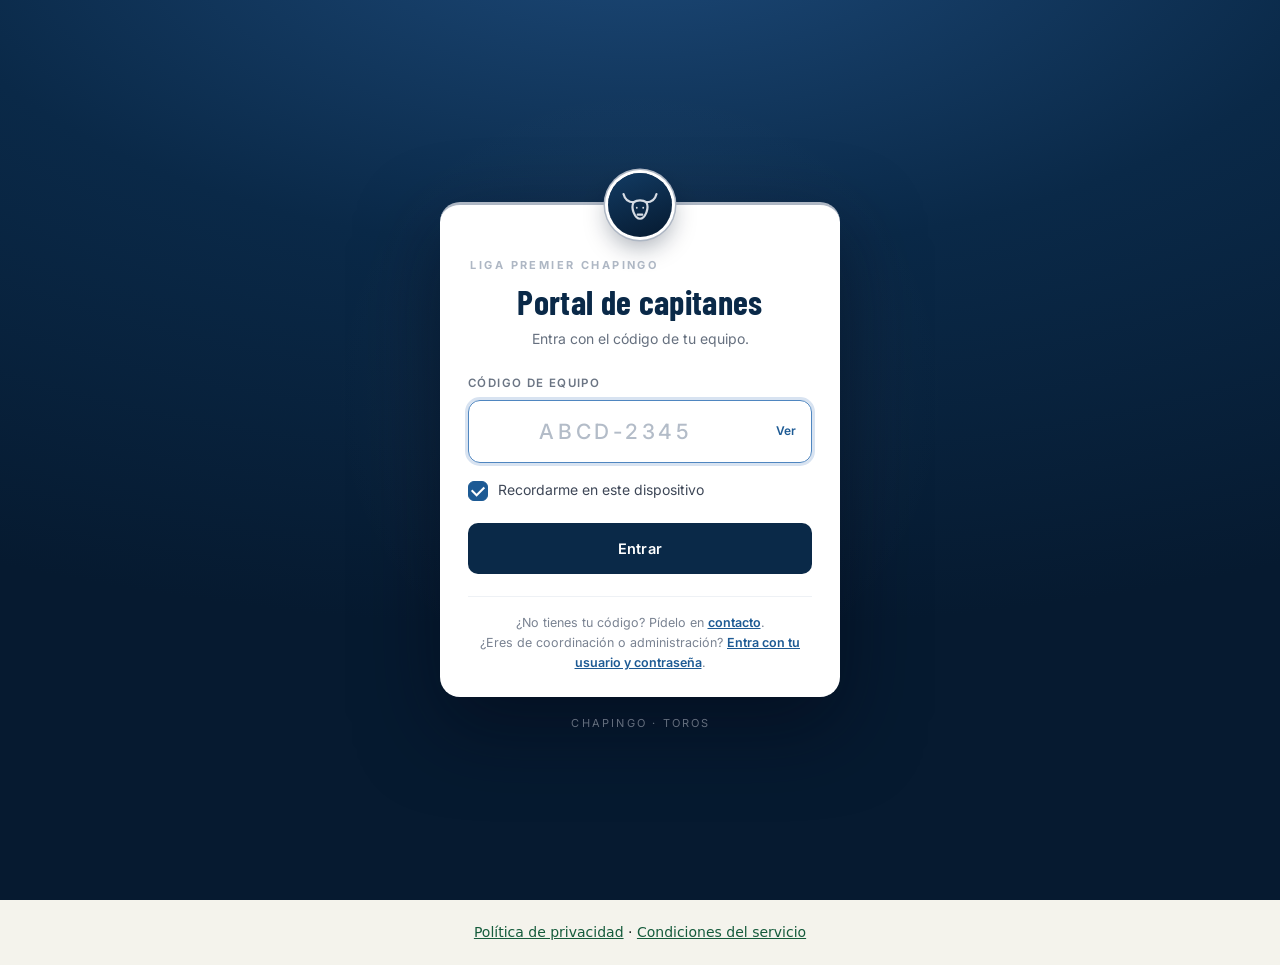
<file: capitanes/index.html>
<!doctype html>
<html lang="es-MX">
<head>
<meta charset="utf-8">
<meta name="viewport" content="width=device-width, initial-scale=1, viewport-fit=cover">
<title>Estado de cuenta · Liga Premier Chapingo</title>
<meta name="robots" content="noindex, nofollow">
<!-- Google sólo necesita saber el dominio (no la página) para mostrar su botón de acceso -->
<meta name="referrer" content="strict-origin-when-cross-origin">
<meta name="theme-color" content="#123B63">
<link rel="icon" href="../icono-192.png">
<link rel="apple-touch-icon" href="../icono-180.png">
<link rel="manifest" href="manifest.webmanifest">
<meta name="apple-mobile-web-app-capable" content="yes">
<meta name="mobile-web-app-capable" content="yes">
<meta name="apple-mobile-web-app-title" content="Liga Chapingo">
<meta name="apple-mobile-web-app-status-bar-style" content="default">
<link rel="preconnect" href="https://fonts.googleapis.com">
<link rel="preconnect" href="https://fonts.gstatic.com" crossorigin>
<link href="https://fonts.googleapis.com/css2?family=Barlow+Condensed:wght@500;600;700&family=Inter:wght@400;500;600;700&display=swap" rel="stylesheet">
<style>
/* ===== misma identidad que ligachapingo.com ===== */
:root{
  /* azul Chapingo + plata + blanco (29-sep-2026) · mismos tonos que «Busca un rival».
     Los nombres de variable se conservan para no tocar el resto de las reglas. */
  --verde-900:#0A2948; --verde-800:#0F3357; --verde:#123B63; --verde-400:#2468A8;
  --oro:#BFC5CA; --oro-claro:#E4E8EB; --crema:#F4F6F8; --papel:#FFFFFF;
  --tinta:#17212B; --gris:#68737D; --linea:#E3E7EA; --rojo:#B3261E; --rojo-suave:#FCEDEC;
  --sombra:0 1px 2px rgba(10,41,72,.05),0 8px 24px rgba(10,41,72,.07);
  --r:14px; --ancho:1060px;
  --display:'Barlow Condensed',Impact,'Arial Narrow',sans-serif;
  --texto:'Inter',-apple-system,BlinkMacSystemFont,'Segoe UI',Roboto,Helvetica,Arial,sans-serif;
}
*{box-sizing:border-box}
html{-webkit-text-size-adjust:100%}
body{margin:0;background:var(--crema);color:var(--tinta);font-family:var(--texto);font-size:16px;line-height:1.6;overflow-x:hidden}
img{max-width:100%;display:block}
button{font:inherit}
.wrap{width:100%;max-width:var(--ancho);margin:0 auto;padding-inline:20px}
.sr{position:absolute;width:1px;height:1px;overflow:hidden;clip:rect(0 0 0 0);white-space:nowrap}

.btn{display:inline-flex;align-items:center;justify-content:center;gap:8px;border:0;border-radius:10px;padding:11px 18px;
  font-size:14.5px;font-weight:600;text-decoration:none;cursor:pointer;transition:background .12s ease,transform .12s ease}
.btn:active{transform:translateY(1px)}
.btn.verde{background:var(--verde);color:#fff}
.btn.verde:hover{background:#0F3357}
.btn.oro{background:var(--oro);color:#0A2948}
.btn.oro:hover{background:#AEB5BC}
.btn.claro{background:#fff;color:var(--verde-900);border:1px solid var(--linea)}
.btn.claro:hover{border-color:var(--verde-400);color:var(--verde)}
.btn.fantasma{background:rgba(255,255,255,.12);color:#fff;border:1px solid rgba(255,255,255,.34)}
.btn.fantasma:hover{background:rgba(255,255,255,.2)}
.btn.sm{padding:8px 13px;font-size:13.5px}
.btn[disabled]{opacity:.55;cursor:default}

/* ===== acceso · azul, plata y blanco (29-sep-2026) ===== */
.acceso{--az-950:#061A30;--az-900:#0A2948;--az-800:#123B63;--az:#1D5A94;--az-400:#4F86C0;
  --plata:#AEB7C4;--plata-2:#D6DCE4;--plata-3:#EEF1F5;
  min-height:100svh;display:flex;align-items:center;justify-content:center;padding:32px 20px;
  background:radial-gradient(120% 80% at 50% -10%,#1D4A7A 0%,var(--az-900) 48%,var(--az-950) 100%);position:relative;overflow:hidden}
.acceso::before{content:"";position:absolute;left:50%;top:44%;width:min(620px,140vw);aspect-ratio:1;transform:translate(-50%,-50%);
  border-radius:50%;background:radial-gradient(closest-side,rgba(214,220,228,.06),transparent);pointer-events:none}
.caja{position:relative;z-index:1;width:100%;max-width:400px;background:#fff;border-radius:20px;
  padding:34px 28px 24px;box-shadow:0 30px 80px rgba(3,10,24,.55);border-top:3px solid var(--plata)}
.caja .marca-toro{width:64px;height:64px;margin:-66px auto 14px;border-radius:50%;display:flex;align-items:center;justify-content:center;
  background:linear-gradient(160deg,var(--az-800),var(--az-950));box-shadow:0 0 0 3px #fff,0 0 0 4.5px var(--plata),0 10px 24px rgba(7,21,43,.35)}
.caja .marca-toro svg{width:44px;height:44px}
.caja .et{padding-left:.22em;text-align:center;font-size:11px;font-weight:700;letter-spacing:.22em;text-transform:uppercase;color:var(--plata)}
.caja h1{text-align:center;font-family:var(--display);font-weight:700;font-size:34px;line-height:1.05;letter-spacing:.01em;margin:6px 0 0;color:var(--az-900)}
.caja .intro{text-align:center;color:#66707F;font-size:14px;margin:8px 0 24px}
.campo{display:flex;flex-direction:column;gap:7px}
.campo label{font-size:11.5px;font-weight:600;letter-spacing:.12em;text-transform:uppercase;color:#6B7584}
.clave{position:relative}
#codigo{width:100%;border:1.5px solid var(--plata-2);border-radius:12px;padding:14px 64px 14px 16px;font:inherit;font-size:21px;font-weight:600;
  letter-spacing:.22em;text-align:center;text-transform:uppercase;background:var(--plata-3);color:var(--az-900);transition:border-color .15s,background .15s}
#codigo:focus{outline:3px solid rgba(79,127,191,.22);outline-offset:0;border-color:var(--az-400);background:#fff}
#codigo::placeholder{letter-spacing:.18em;font-weight:500;color:#B3BCC8}
.ver-clave{position:absolute;right:8px;top:50%;transform:translateY(-50%);border:0;background:transparent;color:var(--az);
  font-size:12px;font-weight:600;padding:8px;cursor:pointer;border-radius:8px}
.ver-clave:hover{background:var(--plata-3)}
.recordar{display:flex;align-items:center;gap:10px;margin-top:16px;font-size:14px;color:#3E4757;cursor:pointer;user-select:none}
.recordar input{appearance:none;flex:none;width:20px;height:20px;border-radius:6px;border:1.5px solid var(--plata);background:#fff;margin:0;cursor:pointer;
  display:grid;place-content:center;transition:background .12s,border-color .12s}
.recordar input::after{content:"";width:10px;height:6px;border:2px solid #fff;border-top:0;border-right:0;transform:rotate(-45deg) translate(1px,-1px);opacity:0}
.recordar input:checked{background:var(--az);border-color:var(--az)}
.recordar input:checked::after{opacity:1}
.recordar input:focus-visible{outline:3px solid rgba(79,127,191,.3)}
.recordar small{display:block;font-size:11.5px;color:#8A93A1;margin-top:1px}
.btn.azul{background:var(--az-900);color:#fff;letter-spacing:.02em}
.btn.azul:hover{background:var(--az-800)}
.err{display:none;background:var(--rojo-suave);border:1px solid #F2D2CF;color:var(--rojo);border-radius:10px;
  padding:10px 13px;font-size:13.5px;margin-top:14px}
.err.ver{display:block}
.pie-caja{margin-top:22px;padding-top:16px;border-top:1px solid var(--plata-3);font-size:12.5px;color:#7A8392;text-align:center}
.pie-caja a{color:var(--az);font-weight:600}
/* acceso con Google (04-oct-2026) */
.g-acceso[hidden],.g-ligar[hidden]{display:none}
.g-boton{display:flex;justify-content:center;min-height:44px}
.g-o{display:flex;align-items:center;gap:12px;margin:18px 0 16px;font-size:11.5px;font-weight:600;letter-spacing:.12em;text-transform:uppercase;color:#6B7584}
.g-o::before,.g-o::after{content:"";flex:1;height:1px;background:var(--plata-3)}
.g-ligar{display:flex;flex-direction:column;gap:8px;margin-bottom:18px;padding:14px 16px;border:1px solid var(--plata-3);border-radius:12px;background:#F7F9FB;font-size:14px;color:#3E4757}
.g-ligar b{font-family:var(--display);font-size:22px;line-height:1.1;color:var(--az-900)}
.g-equipos{display:flex;flex-direction:column;gap:8px}
.g-equipos:empty{display:none}
.g-equipos button{display:flex;flex-direction:column;align-items:flex-start;gap:2px;min-height:48px;padding:10px 14px;border:1.5px solid var(--az);border-radius:10px;background:#fff;color:var(--az-900);font-weight:600;font-size:15px;text-align:left;cursor:pointer}
.g-equipos button small{font-weight:400;font-size:12.5px;color:#66707F}
.g-otra{align-self:flex-start;padding:6px 0;border:0;background:none;color:var(--az);font-weight:600;font-size:13px;text-decoration:underline;cursor:pointer}
.firma{padding-left:.2em;position:relative;z-index:1;margin-top:18px;text-align:center;font-size:11px;letter-spacing:.2em;text-transform:uppercase;color:rgba(214,220,228,.45)}
.acceso-col{width:100%;max-width:400px;position:relative;z-index:1;margin-top:34px}
@media (prefers-reduced-motion:no-preference){.caja{animation:subir .5s cubic-bezier(.2,.8,.2,1) both}}
@media (max-width:420px){.caja{padding:32px 22px 22px}.caja h1{font-size:30px}}
@keyframes subir{from{opacity:0;transform:translateY(10px)}to{opacity:1;transform:none}}

/* ===== portal ===== */
#portal{display:none}
.cabecera{background:linear-gradient(140deg,var(--verde-900),#123B63);color:#fff;position:relative;overflow:hidden}
.cabecera::before{content:"";position:absolute;inset:0;opacity:.045;
  background-image:repeating-linear-gradient(115deg,rgba(255,255,255,.6) 0 2px,transparent 2px 24px)}
.cabecera .wrap{position:relative;z-index:1;padding-block:22px 30px}
.barra-sup{display:flex;align-items:center;gap:12px;flex-wrap:wrap;margin-bottom:22px}
.barra-sup .marca{display:flex;align-items:center;gap:10px;min-width:0}
.barra-sup .marca img{width:34px;height:34px;border-radius:10px;flex:none}
.toro-mini{flex:none;width:36px;height:36px;border-radius:50%;display:grid;place-items:center;color:var(--verde-900);
  background:linear-gradient(145deg,#F4F6F7 0%,#BFC5CA 60%,#9EA6AD 100%);box-shadow:inset 0 1px 0 rgba(255,255,255,.7),0 1px 2px rgba(0,0,0,.25)}
.toro-mini svg{width:24px;height:24px}
.barra-sup .marca span:not(.toro-mini){font-family:var(--display);font-size:19px;font-weight:700;letter-spacing:.05em;text-transform:uppercase;white-space:nowrap}
.barra-sup .sep{flex:1}
.pill{display:inline-flex;align-items:center;gap:8px;background:rgba(255,255,255,.12);border:1px solid rgba(255,255,255,.24);
  border-radius:999px;padding:6px 13px;font-size:11.5px;font-weight:700;letter-spacing:.11em;text-transform:uppercase}
.pill .brillo{width:7px;height:7px;border-radius:50%;background:var(--oro-claro)}
.cabecera h1{font-family:var(--display);font-weight:700;font-size:clamp(32px,6vw,52px);line-height:1;margin:14px 0 0;text-wrap:balance}
.cabecera .ruta{color:#C9D2DA;font-size:14.5px;margin-top:9px}
.cabecera .enc{color:#AEB8C4;font-size:13.5px;margin-top:4px}

.tarjetas{display:grid;grid-template-columns:repeat(4,1fr);gap:14px;margin-top:26px}
.kpi{background:rgba(255,255,255,.08);border:1px solid rgba(255,255,255,.18);border-radius:14px;padding:16px 16px 14px}
.kpi .v{font-family:var(--display);font-size:32px;font-weight:700;line-height:1;color:#fff}
.kpi .e{font-size:11px;letter-spacing:.11em;text-transform:uppercase;color:#AEB8C4;margin-top:7px}
.kpi.deuda{background:rgba(255,255,255,.12);border-color:rgba(228,232,235,.55)}
.kpi.deuda .v{color:#F4C979}
.kpi.alcorriente{background:rgba(120,200,160,.14);border-color:rgba(160,220,190,.35)}

main{padding-block:34px 60px}
.seccion{margin-bottom:34px}
.titulo{display:flex;align-items:flex-end;gap:12px;flex-wrap:wrap;margin-bottom:16px}
.titulo h2{font-family:var(--display);font-weight:700;font-size:30px;line-height:1;margin:0;color:var(--verde-900)}
.titulo .nota{color:var(--gris);font-size:13.5px;margin-left:auto}
.panel{background:var(--papel);border:1px solid var(--linea);border-radius:var(--r);box-shadow:var(--sombra);overflow:hidden}

.fila{display:grid;grid-template-columns:104px minmax(0,1fr) 104px 104px 108px 44px;gap:12px;align-items:center;
  padding:14px 18px;border-bottom:1px solid #EEF1F4}
.fila:last-child{border-bottom:0}
.fila.enc{background:#F8FAFB;font-size:11.5px;font-weight:700;letter-spacing:.09em;text-transform:uppercase;color:var(--gris);padding-block:11px}
.fila .con{display:flex;flex-direction:column;font-weight:600;font-size:15px;color:var(--verde-900);min-width:0}
.fila .det{display:block;font-weight:400;font-size:12.5px;color:var(--gris);margin-top:2px;overflow-wrap:anywhere}
.num{text-align:right;font-variant-numeric:tabular-nums;white-space:nowrap}
.num.deuda{color:var(--rojo);font-weight:600}
.et{display:inline-flex;align-items:center;gap:6px;border-radius:999px;padding:4px 10px;font-size:11.5px;font-weight:600;white-space:nowrap}
.et.ok{background:#EAF5EE;color:#1B6B45}
.et.pend{background:#FBF3DC;color:#87680F}
.et.parcial{background:#FDF0E6;color:#93520C}
.et.favor{background:#EDF1FA;color:#2A4B8D}
.tk{border:1px solid var(--linea);background:#fff;border-radius:9px;width:36px;height:34px;display:inline-flex;
  align-items:center;justify-content:center;cursor:pointer;color:var(--verde);padding:0}
.tk:hover{border-color:var(--verde-400);background:#F1F5F9}
.tk svg{width:17px;height:17px}
.vacio{padding:34px 20px;text-align:center;color:var(--gris);font-size:14.5px}

/* disponibilidad del equipo (acceso al módulo /disponibilidad/) */
.disp{display:flex;align-items:center;gap:16px;width:100%;text-align:left;cursor:pointer;
  background:linear-gradient(135deg,var(--verde) 0%,#0F3357 100%);color:#fff;border:0;border-radius:var(--r);
  padding:18px 20px;box-shadow:var(--sombra);border-left:6px solid var(--oro);font:inherit;
  transition:transform .12s ease,box-shadow .12s ease}
.disp:hover{box-shadow:0 10px 28px rgba(10,41,72,.18)}
.disp:active{transform:translateY(1px)}
.disp:focus-visible{outline:3px solid var(--oro-claro);outline-offset:2px}
.disp[disabled]{opacity:.7;cursor:progress}
.disp .ico{flex:none;width:48px;height:48px;border-radius:12px;background:rgba(255,255,255,.14);
  display:flex;align-items:center;justify-content:center}
.disp .ico svg{width:26px;height:26px}
.disp .txt{flex:1;min-width:0}
.disp .txt strong{display:block;font-family:var(--display);font-weight:700;font-size:25px;line-height:1.05;letter-spacing:.01em}
.disp .txt small{display:block;font-size:13.5px;color:#D9E0E8;margin-top:4px;line-height:1.35}
.disp .fl{flex:none;font-size:30px;line-height:1;color:var(--oro-claro)}
.disp-err{display:none;margin-top:10px}
/* torneo y estadísticas (acceso guiado a /competencia/torneo.html) */
.disp.torneo{background:linear-gradient(135deg,#0F3357 0%,#14532D 100%);border-left-color:#22C55E}
.guia-torneo{display:flex;gap:8px;flex-wrap:wrap;margin:10px 0 0;padding:0;list-style:none;font-size:13px;color:var(--gris)}
.guia-torneo li{background:#fff;border:1px solid #E2E8F0;border-radius:999px;padding:5px 11px}
.guia-torneo b{color:var(--verde)}

/* descargar la app (opción discreta) */
.app-mini[hidden],.pie-app[hidden],.app-modal [hidden]{display:none!important}
.app-mini{padding:8px 11px;gap:6px}
.app-mini svg{width:16px;height:16px}
@media (max-width:480px){.app-mini span{display:none}}
.pie-app{display:inline-flex;align-items:center;gap:6px;margin-top:12px;border:0;background:none;padding:0;cursor:pointer;
  font:inherit;font-size:12.5px;color:var(--gris);text-decoration:underline;text-underline-offset:3px}
.pie-app:hover{color:var(--verde)}
.pie-app svg{width:14px;height:14px}
.app-modal{max-width:360px}
.app-intro{font-size:13.5px;color:var(--gris);text-align:center;margin:0 0 12px;line-height:1.45}
.app-pasos{margin:0;padding-left:20px;font-size:14px;line-height:1.5;color:var(--tinta)}
.app-pasos li{margin-bottom:6px}
.app-pasos svg{display:inline-block;vertical-align:-3px;width:16px;height:16px}

/* instalar como aplicación */
.app-inst{display:flex;gap:14px;align-items:center;background:var(--papel);border:1.5px dashed var(--oro);border-radius:var(--r);padding:14px 16px}
.app-inst[hidden]{display:none}
#seccion-docs[hidden],#pie-docs[hidden],.docs [hidden],.aviso-acc [hidden],.pie-docs [hidden]{display:none!important}
.app-inst img{flex:none;width:44px;height:44px;border-radius:10px}
.app-inst .t{flex:1;min-width:0;font-size:14px;line-height:1.4}
.app-inst .t b{display:block;font-size:15px}
.app-inst button{flex:none;border:0;border-radius:10px;background:var(--verde);color:#fff;font-weight:700;padding:10px 14px;cursor:pointer}
.app-inst .x{background:transparent;color:var(--gris);padding:6px 8px;font-size:20px;line-height:1}
.ios-share{display:inline-block;vertical-align:-3px;width:16px;height:16px}
.disp-err.ver{display:block}

/* multas */
.fila.multa{grid-template-columns:minmax(0,1fr) 104px 104px 108px}

/* próximos cargos (tickets futuros) */
.fila.fut{grid-template-columns:104px minmax(0,1fr) 116px 108px 44px}
.et.prog{background:#EEF1F7;color:#3B4F7A}
.sel-j{border:1px solid var(--linea);border-radius:10px;padding:7px 10px;font:inherit;font-size:14px;background:#fff;color:var(--verde-900)}
.aviso-fut{color:var(--gris);font-size:12.5px;margin:10px 2px 0}
.total-fut{display:flex;justify-content:space-between;gap:12px;padding:13px 18px;background:#F8FAFB;font-weight:700;color:var(--verde-900)}

/* ticket */
/* ===== corte de caja: accesos en el perfil y aviso al entrar (7-oct-2026) ===== */
.docs{background:var(--papel);border:1px solid var(--linea);border-radius:var(--r);box-shadow:var(--sombra);padding:16px 18px;
  display:flex;flex-wrap:wrap;align-items:center;gap:14px 20px;position:relative;overflow:hidden;padding-left:23px}
.docs::before{content:"";position:absolute;left:0;top:0;bottom:0;width:5px;background:var(--verde)}
.docs .dt{flex:1 1 240px;min-width:0}
.docs .dt .eti{font-size:11.5px;font-weight:700;letter-spacing:.09em;text-transform:uppercase;color:var(--gris)}
.docs .dt .sal{font-family:var(--display);font-weight:700;font-size:30px;line-height:1.1;color:var(--verde-900);margin-top:2px}
.docs .dt .sal.deuda{color:var(--rojo)}
.docs .dt .sub{font-size:13px;color:var(--gris);margin-top:2px}
.docs .db{display:flex;flex-wrap:wrap;gap:8px;flex:1 1 300px;justify-content:flex-end}
.docs .db .btn{flex:1 1 150px;white-space:nowrap}
.docs .db svg,.aviso-acc svg,.pie-docs svg{width:18px;height:18px;flex:none}
.aviso-modal{max-width:400px;text-align:center}
.aviso-modal .ico-av{width:52px;height:52px;border-radius:14px;background:var(--verde);color:#fff;display:grid;place-items:center;margin:0 auto 12px}
.aviso-modal .ico-av svg{width:28px;height:28px}
.aviso-modal h3{margin-bottom:8px}
.aviso-modal p{font-size:14.5px;color:var(--tinta);margin:0 0 6px;line-height:1.5}
.aviso-modal .av-saldo{font-family:var(--display);font-weight:700;font-size:34px;line-height:1.1;color:var(--verde-900);margin:10px 0 2px}
.aviso-modal .av-saldo.deuda{color:var(--rojo)}
.aviso-modal .av-nota{font-size:12.5px;color:var(--gris);margin-bottom:14px}
.aviso-acc{display:grid;gap:8px;margin-top:6px}
.aviso-acc .btn{width:100%}
.pie-docs{display:flex;flex-wrap:wrap;gap:6px 18px;justify-content:center;margin-top:10px}
.pie-docs a,.pie-docs button{display:inline-flex;align-items:center;gap:6px;background:none;border:0;padding:0;color:inherit;font:inherit;font-size:13px;font-weight:600;text-decoration:underline;cursor:pointer}

.telon{position:fixed;inset:0;z-index:80;background:rgba(6,16,30,.72);display:none;align-items:center;justify-content:center;padding:22px}
.telon.abierto{display:flex}
.modal{background:var(--papel);border-radius:16px;padding:20px;width:100%;max-width:340px;max-height:92vh;overflow:auto}
.modal h3{font-family:var(--display);font-size:22px;margin:0 0 14px;color:var(--verde-900)}
.ticketbox{background:#EFF1EC;padding:14px;border-radius:11px;display:flex;justify-content:center}
.ticket{width:58mm;background:#fff;color:#000;padding:3mm 3mm 5mm;font-family:ui-monospace,SFMono-Regular,Menlo,Consolas,monospace;
  font-size:10px;line-height:1.4;margin:0 auto}
.ticket .tk-brand{font-family:var(--texto);font-weight:800;font-size:14px;text-align:center;line-height:1.1}
.ticket .tk-sub{text-align:center;font-size:9px;margin-top:.6mm}
.ticket hr{border:0;border-top:1px dashed #000;margin:1.8mm 0}
.ticket .kv{display:flex;justify-content:space-between;gap:5px}
.ticket .tk-eq{font-weight:600;font-size:11.5px;line-height:1.25;margin-bottom:.4mm}
.ticket .li{display:flex;justify-content:space-between;gap:5px;margin:.4mm 0}
.ticket .big{display:flex;justify-content:space-between;font-weight:600;font-size:12.5px;margin:.6mm 0}
.ticket .aviso{text-align:center;font-size:8.5px;font-weight:600;line-height:1.3;white-space:pre-line;margin-top:1mm}
.ticket .foot{text-align:center;font-size:8.5px;margin-top:2mm;white-space:pre-line}
#area-impresion{display:none}

footer.pie{border-top:1px solid var(--linea);background:var(--papel);padding-block:24px 34px;color:var(--gris);font-size:13px}
footer.pie a{color:var(--verde);font-weight:600}

@media (max-width:820px){
  .tarjetas{grid-template-columns:repeat(2,1fr)}
  .fila{grid-template-columns:minmax(0,1fr) auto;gap:6px 12px;padding:15px 16px}
  .fila.enc{display:none}
  .fila .con{grid-column:1}
  .fila .tkcell{grid-column:2;grid-row:1/span 4;align-self:start}
  .fila .cel{grid-column:1/-1;display:flex;justify-content:space-between;gap:12px;font-size:13.5px;color:var(--gris)}
  .fila .cel::before{content:attr(data-et);color:var(--gris)}
  .fila .cel .num{text-align:right}
  .fila.multa{grid-template-columns:minmax(0,1fr)}
  .fila.fut{grid-template-columns:minmax(0,1fr) auto}
}
@media (max-width:480px){
  .barra-sup .marca span:not(.toro-mini){display:none}   /* deja solo el escudo: los botones caben en un renglón */
}
@media (max-width:420px){
  .tarjetas{grid-template-columns:1fr 1fr;gap:10px}
  .kpi .v{font-size:27px}
}
@media print{
  body{background:#fff}
  .acceso,.cabecera,main,footer.pie,.telon{display:none!important}
  #area-impresion{display:block}
  @page{size:58mm auto;margin:0}
}
</style>
</head>
<body>

<!-- ===================== ACCESO ===================== -->
<section class="acceso" id="acceso">
  <div class="acceso-col">
  <form class="caja" id="forma-acceso" method="post" action="#" autocomplete="on">
    <div class="marca-toro" aria-hidden="true">
      <!-- toro: trazo propio, minimalista -->
      <svg viewBox="0 0 48 48" fill="none" stroke="#D6DCE4" stroke-width="2.4" stroke-linecap="round" stroke-linejoin="round">
        <path d="M6 12c1.5 6 6 9 11 9M42 12c-1.5 6-6 9-11 9"/>
        <path d="M17 21c-1.5 3-1.6 7 0 11 1.6 4 4.3 7 7 7s5.4-3 7-7c1.6-4 1.5-8 0-11"/>
        <path d="M17 21c2-1.4 4.5-2 7-2s5 .6 7 2"/>
        <circle cx="20.5" cy="27" r="1" fill="#D6DCE4" stroke="none"/><circle cx="27.5" cy="27" r="1" fill="#D6DCE4" stroke="none"/>
        <path d="M21.5 34.5h5"/>
      </svg>
    </div>
    <div class="et">Liga Premier Chapingo</div>
    <h1>Portal de capitanes</h1>
    <p class="intro" id="intro-acceso">Entra con el código de tu equipo.</p>

    <!-- Acceso con Google: sólo aparece si la liga configuró su ID de cliente (google-config.php) -->
    <div class="g-acceso" id="g-acceso" hidden>
      <div class="g-boton" id="g-boton"></div>
      <div class="g-o">o con tu código</div>
    </div>
    <div class="g-ligar" id="g-ligar" hidden>
      <b id="g-hola"></b>
      <span id="g-ligar-txt"></span>
      <div class="g-equipos" id="g-equipos"></div>
      <button type="button" class="g-otra" id="g-otra">Usar otra cuenta</button>
    </div>

    <!-- usuario oculto: permite que el celular guarde el código como contraseña -->
    <input type="text" name="username" autocomplete="username" value="Capitán Liga Premier Chapingo" hidden readonly>

    <div class="campo">
      <label for="codigo">Código de equipo</label>
      <div class="clave">
        <input id="codigo" name="password" type="password" autocapitalize="characters" autocomplete="current-password"
               spellcheck="false" maxlength="15" placeholder="ABCD-2345" required>
        <button type="button" class="ver-clave" id="ver-clave" aria-label="Mostrar código" aria-pressed="false">Ver</button>
      </div>
    </div>

    <label class="recordar"><input type="checkbox" id="recordar" checked>
      <span>Recordarme en este dispositivo<small></small></span></label>

    <div class="err" id="error-acceso" role="alert"></div>

    <button class="btn azul" type="submit" id="btn-entrar" style="width:100%;margin-top:20px;padding-block:14px">Entrar</button>

    <div class="pie-caja">
      ¿No tienes tu código? Pídelo en <a href="../index.html#contacto">contacto</a>.
      <span id="g-pista" hidden><br>¿Tienes otro equipo? Escribe su código y pulsa «Continuar con Google» para ligarlo también.</span>
      <br>¿Eres de coordinación o administración? <a href="../competencia/">Entra con tu usuario y contraseña</a>.
    </div>
  </form>
  <div class="firma">Chapingo · Toros</div>
  </div>
</section>

<!-- ===================== PORTAL ===================== -->
<div id="portal">
  <header class="cabecera">
    <div class="wrap">
      <div class="barra-sup">
        <a class="marca" href="../index.html" style="text-decoration:none;color:inherit">
          <span class="toro-mini" aria-hidden="true"><svg viewBox="0 0 48 48" fill="none" stroke="currentColor" stroke-width="2.6" stroke-linecap="round" stroke-linejoin="round"><path d="M6 12c1.5 6 6 9 11 9M42 12c-1.5 6-6 9-11 9"/><path d="M17 21c-1.5 3-1.6 7 0 11 1.6 4 4.3 7 7 7s5.4-3 7-7c1.6-4 1.5-8 0-11"/><path d="M17 21c2-1.4 4.5-2 7-2s5 .6 7 2"/><path d="M21.5 34.5h5"/></svg></span><span>Liga Premier Chapingo</span>
        </a>
        <span class="sep"></span>
        <button class="btn fantasma sm app-mini" id="btn-app" type="button" hidden title="Descargar la app" aria-label="Descargar la app"><svg viewBox="0 0 24 24" fill="none" stroke="currentColor" stroke-width="2" stroke-linecap="round" stroke-linejoin="round" aria-hidden="true"><path d="M12 4v11M7.5 10.5 12 15l4.5-4.5"/><path d="M5 19h14"/></svg><span>App</span></button>
        <button class="btn fantasma sm" id="btn-refrescar" type="button">Actualizar</button>
        <button class="btn fantasma sm" id="btn-salir" type="button">Salir</button>
      </div>

      <span class="pill"><span class="brillo"></span>Solo consulta</span>
      <h1 id="eq-nombre">—</h1>
      <div class="ruta" id="eq-ruta"></div>
      <div class="enc" id="eq-enc"></div>

      <div class="tarjetas">
        <div class="kpi"><div class="v" id="k-cargos">—</div><div class="e">Cargos del torneo</div></div>
        <div class="kpi"><div class="v" id="k-pagado">—</div><div class="e">Pagado</div></div>
        <div class="kpi" id="k-saldo-caja"><div class="v" id="k-saldo">—</div><div class="e">Saldo pendiente</div></div>
        <div class="kpi"><div class="v" id="k-multas">—</div><div class="e">Multas por cubrir</div></div>
      </div>
    </div>
  </header>

  <main>
    <div class="wrap">

      <section class="seccion app-inst" id="app-inst" hidden aria-label="Instalar la aplicación">
        <img src="../icono-192.png" alt="">
        <div class="t" id="app-inst-txt"><b>Instala la app de la liga</b>Tenla en tu pantalla de inicio y recibe avisos de tus partidos.</div>
        <button type="button" id="app-inst-btn" hidden>Instalar</button>
        <button type="button" class="x" id="app-inst-x" aria-label="Ocultar">×</button>
      </section>

      <section class="seccion" id="seccion-docs" hidden aria-label="Corte de caja">
        <div class="docs">
          <div class="dt">
            <div class="eti" id="docs-eti">Corte de caja</div>
            <div class="sal" id="docs-saldo">—</div>
            <div class="sub" id="docs-sub"></div>
          </div>
          <div class="db">
            <a class="btn verde" data-doc="estado" href="api.php?a=estado_pdf" target="_blank" rel="noopener"><svg viewBox="0 0 24 24" fill="none" stroke="currentColor" stroke-width="1.9" stroke-linecap="round" stroke-linejoin="round" aria-hidden="true"><path d="M7 3.5h7l4 4V20a.5.5 0 0 1-.5.5h-10A.5.5 0 0 1 7 20V3.5Z"/><path d="M14 3.5V8h4M10 12.5h5M10 16h5"/></svg>Abrir estado de cuenta</a>
            <a class="btn claro" id="docs-corte" href="api.php?a=corte" target="_blank" rel="noopener"><svg viewBox="0 0 24 24" fill="none" stroke="currentColor" stroke-width="1.9" stroke-linecap="round" stroke-linejoin="round" aria-hidden="true"><rect x="3.5" y="6" width="17" height="12.5" rx="2"/><path d="M3.5 10h17M7.5 14.5h3"/></svg>Abrir corte de caja de liga</a>
          </div>
        </div>
      </section>

      <section class="seccion" id="seccion-disponibilidad">
        <button class="disp" id="btn-disponibilidad" type="button">
          <span class="ico" aria-hidden="true"><svg viewBox="0 0 24 24" fill="none" stroke="currentColor" stroke-width="1.8" stroke-linecap="round">
            <rect x="3.5" y="5" width="17" height="15" rx="2.5"/><path d="M3.5 9.5h17M8 3v4M16 3v4M8 13.5h2M14 13.5h2M8 16.8h2"/></svg></span>
          <span class="txt">
            <strong>Busca un rival</strong>
            <small>Escoge los horarios disponibles para tu equipo.</small>
          </span>
          <span class="fl" aria-hidden="true">›</span>
        </button>
        <div class="err disp-err" id="error-disponibilidad" role="alert"></div>
      </section>

      <section class="seccion" id="seccion-torneo">
        <button class="disp torneo" id="btn-torneo" type="button">
          <span class="ico" aria-hidden="true"><svg viewBox="0 0 24 24" fill="none" stroke="currentColor" stroke-width="1.8" stroke-linecap="round" stroke-linejoin="round">
            <path d="M8 4h8v4a4 4 0 0 1-8 0V4Z"/><path d="M8 6H5a3 3 0 0 0 3 3M16 6h3a3 3 0 0 1-3 3M12 12v4M8.5 20h7M10 16h4v4h-4z"/></svg></span>
          <span class="txt">
            <strong>Torneo y estadísticas</strong>
            <small>Tabla general, goleo, porteros, tarjetas, calendario, llaves, plantillas y calificaciones.</small>
          </span>
          <span class="fl" aria-hidden="true">›</span>
        </button>
        <ol class="guia-torneo" aria-label="Qué encontrarás">
          <li><b>1</b> Consulta la tabla y el goleo</li>
          <li><b>2</b> Revisa calendario y llaves</li>
          <li><b>3</b> Mira tu plantilla y califica</li>
        </ol>
        <div class="err disp-err" id="error-torneo" role="alert"></div>
      </section>

      <section class="seccion" id="seccion-futuros" style="display:none">
        <div class="titulo">
          <h2>Próximos cargos</h2>
          <select class="sel-j" id="filtro-jornada" aria-label="Filtrar por jornada"></select>
          <span class="nota" id="nota-futuros"></span>
        </div>
        <div class="panel" id="panel-futuros"></div>
        <p class="aviso-fut">Estimación de la mesa directiva: todavía no son cargos ni cambian tu saldo. Aparecerán en Movimientos cuando se registren.</p>
      </section>

      <section class="seccion">
        <div class="titulo">
          <h2>Movimientos</h2>
          <span class="nota" id="nota-movs"></span>
        </div>
        <div class="panel" id="panel-movs"></div>
      </section>

      <section class="seccion" id="seccion-multas">
        <div class="titulo">
          <h2>Multas de jugadores</h2>
          <span class="nota" id="nota-multas"></span>
        </div>
        <div class="panel" id="panel-multas"></div>
      </section>

    </div>
  </main>

  <footer class="pie">
    <div class="wrap">
     Solicita una aclaración con la administración desde <a href="../index.html#contacto">contacto</a>.
      <div style="margin-top:8px;font-size:12px" id="pie-rev"></div>
      <div class="pie-docs" id="pie-docs" hidden>
        <a data-doc="estado" href="api.php?a=estado_pdf" target="_blank" rel="noopener">Estado de cuenta en PDF</a>
        <a id="pie-corte" href="api.php?a=corte" target="_blank" rel="noopener">Corte de caja de la liga</a>
      </div>
      <button type="button" class="pie-app" id="pie-app" hidden><svg viewBox="0 0 24 24" fill="none" stroke="currentColor" stroke-width="2" stroke-linecap="round" stroke-linejoin="round" aria-hidden="true"><path d="M12 4v11M7.5 10.5 12 15l4.5-4.5"/><path d="M5 19h14"/></svg>Descargar la app de la liga</button>
    </div>
  </footer>
</div>

<div class="telon" id="telon">
  <div class="modal" id="modal">
    <h3 id="modal-titulo">Ticket</h3>
    <div class="ticketbox" id="modal-ticket"></div>
    <div style="display:flex;gap:10px;margin-top:14px">
      <button class="btn claro sm" id="btn-cerrar-tk" type="button" style="flex:1">Cerrar</button>
      <button class="btn verde sm" id="btn-imprimir" type="button" style="flex:1">Imprimir</button>
    </div>
    <p style="font-size:11.5px;color:var(--gris);text-align:center;margin:10px 0 0">58 mm · imprime sin márgenes</p>
  </div>
</div>

<div class="telon" id="telon-app" role="dialog" aria-modal="true" aria-labelledby="app-titulo">
  <div class="modal app-modal">
    <span class="toro-mini" aria-hidden="true" style="margin:0 auto 10px"><svg viewBox="0 0 48 48" fill="none" stroke="currentColor" stroke-width="2.6" stroke-linecap="round" stroke-linejoin="round"><path d="M6 12c1.5 6 6 9 11 9M42 12c-1.5 6-6 9-11 9"/><path d="M17 21c-1.5 3-1.6 7 0 11 1.6 4 4.3 7 7 7s5.4-3 7-7c1.6-4 1.5-8 0-11"/><path d="M17 21c2-1.4 4.5-2 7-2s5 .6 7 2"/><path d="M21.5 34.5h5"/></svg></span>
    <h3 id="app-titulo" style="text-align:center">Descarga la app</h3>
    <p class="app-intro">Tu estado de cuenta y «Busca un rival» en la pantalla de inicio, con avisos de tus partidos. No ocupa espacio ni pasa por tienda de apps.</p>
    <ol class="app-pasos" id="app-pasos"></ol>
    <div style="display:flex;gap:10px;margin-top:14px">
      <button class="btn claro sm" id="app-cerrar" type="button" style="flex:1">Cerrar</button>
      <button class="btn verde sm" id="app-instalar" type="button" style="flex:1" hidden>Instalar ahora</button>
    </div>
  </div>
</div>

<div class="telon" id="telon-aviso" role="dialog" aria-modal="true" aria-labelledby="aviso-titulo">
  <div class="modal aviso-modal">
    <span class="ico-av" aria-hidden="true"><svg viewBox="0 0 24 24" fill="none" stroke="currentColor" stroke-width="1.9" stroke-linecap="round" stroke-linejoin="round"><path d="M7 3.5h7l4 4V20a.5.5 0 0 1-.5.5h-10A.5.5 0 0 1 7 20V3.5Z"/><path d="M14 3.5V8h4M9.5 14l2 2 3.5-4"/></svg></span>
    <h3 id="aviso-titulo">Corte de caja</h3>
    <p>Ya está disponible tu estado de cuenta para descargar y el saldo al corte de caja.</p>
    <div class="av-saldo" id="aviso-saldo">—</div>
    <div class="av-nota" id="aviso-nota"></div>
    <div class="aviso-acc">
      <a class="btn verde" data-doc="estado" id="aviso-estado" href="api.php?a=estado_pdf" target="_blank" rel="noopener">Abrir estado de cuenta</a>
      <a class="btn claro" id="aviso-corte" href="api.php?a=corte" target="_blank" rel="noopener">Abrir corte de caja de liga</a>
      <button class="btn claro" type="button" id="aviso-aceptar">Aceptar</button>
    </div>
  </div>
</div>

<div id="area-impresion"></div>

<script>
(function(){
'use strict';

function $(id){ return document.getElementById(id); }
function esc(s){ return String(s == null ? '' : s).replace(/[&<>"']/g, function(c){
  return {'&':'&amp;','<':'&lt;','>':'&gt;','"':'&quot;',"'":'&#39;'}[c]; }); }
function mxn(n){ n = Number(n) || 0;
  return (n < 0 ? '-$' : '$') + Math.abs(n).toLocaleString('es-MX', {minimumFractionDigits:2, maximumFractionDigits:2}); }
function mxn0(n){ n = Number(n) || 0;
  return (n < 0 ? '-$' : '$') + Math.abs(n).toLocaleString('es-MX', {maximumFractionDigits:0}); }
function fecha(s){ if(!s) return ''; var p = String(s).slice(0,10).split('-');
  return p.length === 3 ? p[2] + '/' + p[1] + '/' + p[0] : s; }
function folioTxt(n){ return 'PC-' + String(n == null ? 0 : n).padStart(5, '0'); }

var DATOS = null;
var ICONO_TK = '<svg viewBox="0 0 24 24" fill="none" stroke="currentColor" stroke-width="1.8">'
  + '<path d="M4 7.5A1.5 1.5 0 0 1 5.5 6h13A1.5 1.5 0 0 1 20 7.5V10a2 2 0 0 0 0 4v2.5a1.5 1.5 0 0 1-1.5 1.5h-13'
  + 'A1.5 1.5 0 0 1 4 16.5V14a2 2 0 0 0 0-4z"/></svg>';

/* ---------- llamadas al servidor (todas de lectura) ---------- */
function pedir(accion, cuerpo){
  var op = {credentials:'same-origin', headers:{'Accept':'application/json'}};
  if(cuerpo){ op.method = 'POST'; op.headers['Content-Type'] = 'application/json'; op.body = JSON.stringify(cuerpo); }
  return fetch('api.php?a=' + encodeURIComponent(accion), op).then(function(r){ return r.json(); });
}

/* ---------- acceso ---------- */
var inp = $('codigo'), errores = $('error-acceso'), btn = $('btn-entrar');
$('ver-clave').onclick = function(){
  var ver = inp.type === 'password';
  inp.type = ver ? 'text' : 'password';
  this.textContent = ver ? 'Ocultar' : 'Ver';
  this.setAttribute('aria-pressed', ver ? 'true' : 'false');
  this.setAttribute('aria-label', ver ? 'Ocultar código' : 'Mostrar código');
  inp.focus();
};

inp.addEventListener('input', function(){
  var v = inp.value.toUpperCase().replace(/[^A-Z0-9]/g, '');
  inp.value = v.length > 4 ? v.slice(0, 4) + '-' + v.slice(4, 12) : v;
  errores.classList.remove('ver');
});

function fallo(msg){
  errores.textContent = msg;
  errores.classList.add('ver');
  inp.select();
}

$('forma-acceso').addEventListener('submit', function(ev){
  ev.preventDefault();
  var codigo = inp.value.replace(/[^A-Za-z0-9]/g, '');
  if(!codigo){ return fallo('Escribe tu código de capitán.'); }
  btn.disabled = true;
  btn.textContent = 'Comprobando…';
  /* con una cuenta de Google ya comprobada, el código LIGA esa cuenta al equipo (una sola vez) */
  pedir(gPend ? 'ligar_google' : 'entrar', {codigo: codigo, recordar: $('recordar').checked}).then(function(r){
    btn.disabled = false;
    btn.textContent = rotuloEntrar();
    if(r && r.ok){
      /* avisa al gestor de contraseñas del celular para que ofrezca guardarlo */
      try{
        if(window.PasswordCredential && $('recordar').checked){
          navigator.credentials.store(new PasswordCredential({id:'Capitán Liga Premier Chapingo', password:inp.value, name:(r.equipo && r.equipo.nombre) || 'Liga Premier Chapingo'})).catch(function(){});
        }
      }catch(e){}
      inp.value = ''; inp.type = 'password'; $('ver-clave').textContent = 'Ver';
      RECIEN_ENTRO = true;                       /* al iniciar sesión se muestra el aviso del corte */
      abrirPortal(); return;
    }
    fallo((r && r.error) || 'No se pudo entrar. Inténtalo de nuevo.');
    if(r && r.reintentar) gIniciar();
  }).catch(function(){
    btn.disabled = false;
    btn.textContent = rotuloEntrar();
    fallo('No se pudo contactar al servidor. Revisa tu conexión.');
  });
});

/* ---------- acceso con Google (04-oct-2026) ----------
   Google comprueba quién es la persona; el servidor verifica su respuesta y decide:
   · cuenta ya ligada a un equipo  → entra;
   · cuenta sin equipo             → pide el código UNA vez para ligarla;
   · cuenta con varios equipos     → deja elegir. */
var gCfg = null, gPend = false;
function rotuloEntrar(){ return gPend ? 'Ligar y entrar' : 'Entrar'; }
function gSalirDePendiente(){
  gPend = false;
  $('g-ligar').hidden = true;
  $('g-equipos').innerHTML = '';
  btn.textContent = rotuloEntrar();
}
function gPintarBoton(){
  if(!gCfg || !window.google || !google.accounts || !google.accounts.id) return;
  google.accounts.id.initialize({client_id: gCfg.clienteId, nonce: gCfg.nonce, callback: gRespuesta, ux_mode: 'popup'});
  $('g-acceso').hidden = false;
  $('g-boton').innerHTML = '';
  google.accounts.id.renderButton($('g-boton'), {theme:'outline', size:'large', text:'continue_with', shape:'pill',
    locale:'es-419', width: Math.max(220, Math.min(340, $('g-boton').offsetWidth || 320))});
  if(!irARival) $('intro-acceso').textContent = 'Entra con Google o con el código de tu equipo.';
  $('g-pista').hidden = false;
}
function gIniciar(){
  gSalirDePendiente();
  pedir('google').then(function(r){
    if(!r || !r.ok || !r.activo){ $('g-acceso').hidden = true; $('g-pista').hidden = true; return; }
    gCfg = r;
    if(window.google && google.accounts && google.accounts.id) return gPintarBoton();
    if(document.getElementById('g-script')) return;
    var s = document.createElement('script');
    s.id = 'g-script'; s.src = 'https://accounts.google.com/gsi/client'; s.async = true; s.onload = gPintarBoton;
    document.head.appendChild(s);
  }).catch(function(){});
}
function gRespuesta(resp){
  errores.classList.remove('ver');
  pedir('entrar_google', {credencial: (resp && resp.credential) || '', codigo: inp.value.replace(/[^A-Za-z0-9]/g, ''),
                          recordar: $('recordar').checked}).then(function(r){
    if(r && r.ok && r.equipo){ inp.value = ''; RECIEN_ENTRO = true; abrirPortal(); return; }
    if(r && r.ok && (r.falta === 'codigo' || r.elegir)){ gPendiente(r); return; }
    fallo((r && r.error) || 'No se pudo entrar con Google. Inténtalo de nuevo.');
    gIniciar();
  }).catch(function(){ fallo('No se pudo contactar al servidor. Revisa tu conexión.'); gIniciar(); });
}
function gPendiente(r){
  var eq = r.elegir || [];
  gPend = true;
  $('g-acceso').hidden = true;
  $('g-ligar').hidden = false;
  $('g-pista').hidden = true;
  $('g-hola').textContent = r.nombre ? 'Hola, ' + r.nombre : 'Cuenta de Google comprobada';
  $('g-ligar-txt').textContent = eq.length
    ? 'Elige con qué equipo entrar. Para ligar otro equipo, escribe su código abajo.'
    : 'Escribe una sola vez el código de tu equipo para ligarlo a tu cuenta de Google. Después entrarás solo con Google.';
  $('g-equipos').innerHTML = eq.map(function(e){
    return '<button type="button" data-i="' + (+e.i) + '">' + esc(e.nombre) + (e.detalle ? '<small>' + esc(e.detalle) + '</small>' : '') + '</button>';
  }).join('');
  btn.textContent = rotuloEntrar();
  if(!eq.length) inp.focus();
}
$('g-equipos').onclick = function(ev){
  var b = ev.target.closest('[data-i]'); if(!b) return;
  errores.classList.remove('ver');
  pedir('elegir_google', {i: +b.getAttribute('data-i')}).then(function(r){
    if(r && r.ok){ RECIEN_ENTRO = true; abrirPortal(); return; }
    fallo((r && r.error) || 'No se pudo entrar. Inténtalo de nuevo.');
    if(r && r.reintentar) gIniciar();
  }).catch(function(){ fallo('No se pudo contactar al servidor. Revisa tu conexión.'); });
};
$('g-otra').onclick = function(){ errores.classList.remove('ver'); gIniciar(); };

/* Llegó desde «Abrir horario para partido oficial» del inicio (…/capitanes/#rival):
   al entrar se abre «Busca un rival» directamente, con las horas elegidas ya marcadas. */
var irARival = /(?:^#|&)rival(?:&|$)/.test(location.hash || '');
if(irARival){
  try{ history.replaceState(null, '', location.pathname + location.search); }catch(e){}
  $('intro-acceso').textContent = 'Entra para publicar los horarios que elegiste.';
}

/* ---------- portal ---------- */
function abrirPortal(){
  gSalirDePendiente();
  $('acceso').style.display = 'none';
  $('portal').style.display = 'block';
  window.scrollTo(0, 0);
  cargar();
  if(irARival){ irARival = false; $('btn-disponibilidad').click(); }
}
function cerrarPortal(){
  DATOS = null; AVISO_VISTO_EN_ESTA_VISITA = false;
  $('telon-aviso').classList.remove('abierto');
  $('portal').style.display = 'none';
  $('acceso').style.display = 'flex';
  inp.value = '';
  gIniciar();
}

function cargar(){
  return pedir('estado').then(function(r){
    if(!r || !r.ok){
      if(r && r.auth === false){ cerrarPortal(); return; }
      $('panel-movs').innerHTML = '<div class="vacio">' + esc((r && r.error) || 'No se pudo leer tu estado de cuenta.') + '</div>';
      return;
    }
    DATOS = r;
    pintar(r);
    pintarCorte(r);
  }).catch(function(){
    $('panel-movs').innerHTML = '<div class="vacio">No se pudo contactar al servidor.</div>';
  });
}

function etiquetaEstatus(e){
  var c = e === 'Pagado' ? 'ok' : e === 'Pendiente' ? 'pend' : e === 'A favor' ? 'favor' : e === 'Programado' ? 'prog' : 'parcial';
  return '<span class="et ' + c + '">' + esc(e) + '</span>';
}

function pintar(r){
  var eq = r.equipo || {}, res = r.resumen || {};

  $('eq-nombre').textContent = eq.nombre || '—';
  $('eq-ruta').textContent = [eq.edicion, eq.disciplina, eq.rama, eq.categoria].filter(Boolean).join(' · ');
  $('eq-enc').textContent = eq.encargado ? 'Representante registrado: ' + eq.encargado : '';
  document.title = (eq.nombre || 'Estado de cuenta') + ' · Liga Premier Chapingo';

  $('k-cargos').textContent = mxn0(res.cargos);
  $('k-pagado').textContent = mxn0(res.pagado);
  $('k-saldo').textContent  = mxn0(res.saldo);
  $('k-multas').textContent = mxn0(res.multasPendientes);
  $('k-saldo-caja').className = 'kpi ' + (Number(res.saldo) > 0.009 ? 'deuda' : 'alcorriente');

  /* movimientos */
  var movs = r.movs || [];
  $('nota-movs').textContent = movs.length
    ? movs.length + (movs.length === 1 ? ' movimiento registrado' : ' movimientos registrados')
    : '';
  $('panel-movs').innerHTML = movs.length
    ? '<div class="fila enc"><span>Fecha</span><span>Concepto</span><span class="num">Cargo</span>'
      + '<span class="num">Pagado</span><span>Estatus</span><span></span></div>'
      + movs.slice().reverse().map(function(m, i){
          var idx = movs.length - 1 - i;
          var detalle = [];
          if(m.jornada) detalle.push('Jornada ' + m.jornada);
          if(m.rival)   detalle.push('vs ' + m.rival);
          if(m.forma)   detalle.push(m.forma);
          if(m.nota)    detalle.push(m.nota);
          return '<div class="fila">'
            + '<span class="cel" data-et="Fecha"><span class="num">' + esc(fecha(m.fecha)) + '</span></span>'
            + '<span class="con">' + esc(m.concepto || 'Movimiento')
              + (detalle.length ? '<span class="det">' + esc(detalle.join(' · ')) + '</span>' : '')
              + '<span class="det">' + esc(folioTxt(m.folio)) + '</span></span>'
            + '<span class="cel num" data-et="Cargo">' + esc(mxn(m.importe)) + '</span>'
            + '<span class="cel num" data-et="Pagado">' + esc(mxn(m.recibido)) + '</span>'
            + '<span class="cel" data-et="Estatus">' + etiquetaEstatus(m.estatus) + '</span>'
            + '<span class="tkcell"><button class="tk" type="button" data-tk="' + idx + '" '
              + 'aria-label="Ver el ticket ' + esc(folioTxt(m.folio)) + '">' + ICONO_TK + '</button></span>'
            + '</div>';
        }).join('')
    : '<div class="vacio">Tu equipo todavía no tiene movimientos registrados.</div>';

  Array.prototype.forEach.call($('panel-movs').querySelectorAll('[data-tk]'), function(b){
    b.onclick = function(){ abrirTicket(+b.getAttribute('data-tk')); };
  });

  /* multas */
  var multas = r.multas || [];
  $('seccion-multas').style.display = multas.length ? '' : 'none';
  $('nota-multas').textContent = multas.length ? multas.length + (multas.length === 1 ? ' registro' : ' registros') : '';
  $('panel-multas').innerHTML = multas.length
    ? '<div class="fila multa enc"><span>Jugador</span><span class="num">Multa</span>'
      + '<span class="num">Cubierto</span><span class="num">Pendiente</span></div>'
      + multas.map(function(m){
          return '<div class="fila multa">'
            + '<span class="con">' + esc(m.jugador || 'Sin nombre')
              + '<span class="det">' + esc([m.concepto, fecha(m.fecha)].filter(Boolean).join(' · ')) + '</span>'
              + (m.nota ? '<span class="det">' + esc(m.nota) + '</span>' : '')
            + '</span>'
            + '<span class="cel num" data-et="Multa">' + esc(mxn(m.monto)) + '</span>'
            + '<span class="cel num" data-et="Cubierto">' + esc(mxn(m.pagado)) + '</span>'
            + '<span class="cel num' + (Number(m.saldo) > 0.009 ? ' deuda' : '') + '" data-et="Pendiente">'
              + esc(mxn(m.saldo)) + '</span>'
            + '</div>';
        }).join('')
    : '';

  pintarFuturos();

  $('pie-rev').textContent = r.actualizado
    ? 'Información al corte del ' + fecha(String(r.actualizado).slice(0, 10)) + ' · revisión ' + (r.rev || 0)
    : '';
}

/* ==========================================================================
   CORTE DE CAJA (7-oct-2026)
   · Aviso al iniciar sesión: «Ya está disponible tu estado de cuenta…» con Aceptar,
     Abrir estado de cuenta y Abrir corte de caja de liga.
   · Los mismos dos accesos quedan fijos en el perfil (arriba, junto al saldo al corte)
     y al pie de la página.
   · Los dos son enlaces normales a un PDF que entrega el servidor con la sesión abierta
     (api.php?a=estado_pdf y api.php?a=corte): abren igual en celular y en computadora.
   · El estado de cuenta tiene el formato del de Tesorería, con el saldo a la fecha del corte.
   ========================================================================== */
var RECIEN_ENTRO = false, AVISO_VISTO_EN_ESTA_VISITA = false;
var MESES_L = ['enero','febrero','marzo','abril','mayo','junio','julio','agosto','septiembre','octubre','noviembre','diciembre'];
function fechaLarga(s){ var p = String(s || '').split('-'); return p.length === 3 ? (+p[2]) + ' de ' + MESES_L[+p[1] - 1] + ' de ' + p[0] : (s || ''); }

function textoSaldo(c){
  var v = Number(c.saldo) || 0;
  return v > 0.009 ? {v:mxn(v), e:'Saldo por pagar', deuda:true}
       : v < -0.009 ? {v:mxn(-v), e:'Saldo a favor', deuda:false}
       : {v:mxn(0), e:'Al corriente', deuda:false};
}

function cerrarAviso(){
  $('telon-aviso').classList.remove('abierto');
  try{ if(DATOS && DATOS.corte) localStorage.setItem('lch-aviso-corte', DATOS.corte.fecha); }catch(e){}
}
/** Accesos del perfil + aviso. El aviso sale al iniciar sesión; con la sesión recordada, una vez por corte. */
function pintarCorte(r){
  var c = r.corte;
  $('seccion-docs').hidden = !c;
  $('pie-docs').hidden = !c;
  if(!c){ $('telon-aviso').classList.remove('abierto'); return; }
  var s = textoSaldo(c), cuando = 'Corte de caja del ' + fechaLarga(c.fecha);
  $('docs-eti').textContent = cuando;
  $('docs-saldo').textContent = s.v;
  $('docs-saldo').className = 'sal' + (s.deuda ? ' deuda' : '');
  $('docs-sub').textContent = s.e + ' de tu equipo a esa fecha';
  $('aviso-saldo').textContent = s.v;
  $('aviso-saldo').className = 'av-saldo' + (s.deuda ? ' deuda' : '');
  $('aviso-nota').textContent = s.e + ' · ' + cuando.charAt(0).toLowerCase() + cuando.slice(1);
  ['docs-corte', 'aviso-corte', 'pie-corte'].forEach(function(id){ $(id).hidden = !c.pdf; });

  if(AVISO_VISTO_EN_ESTA_VISITA) return;
  var yaAceptado = false;
  try{ yaAceptado = localStorage.getItem('lch-aviso-corte') === c.fecha; }catch(e){}
  if(RECIEN_ENTRO || !yaAceptado){
    AVISO_VISTO_EN_ESTA_VISITA = true; RECIEN_ENTRO = false;
    $('telon-aviso').classList.add('abierto');
    $('aviso-aceptar').focus();
  }
}

/* ---------- próximos cargos (tickets futuros visibles) ---------- */
var JORNADA_FUT = 'todas';
function pintarFuturos(){
  var futs = (DATOS && DATOS.futuros) || [];
  $('seccion-futuros').style.display = futs.length ? '' : 'none';
  if(!futs.length) return;

  /* opciones del filtro: todas + cada jornada */
  var js = [], sinJ = false;
  futs.forEach(function(f){ if(f.jornada){ if(js.indexOf(f.jornada) < 0) js.push(f.jornada); } else sinJ = true; });
  js.sort(function(a, b){ return a - b; });
  var ops = [['todas', 'Todas las jornadas']].concat(js.map(function(j){ return [String(j), 'Jornada ' + j]; }));
  if(sinJ) ops.push(['0', 'Sin jornada']);
  if(!ops.some(function(o){ return o[0] === JORNADA_FUT; })) JORNADA_FUT = 'todas';
  var sel = $('filtro-jornada');
  sel.innerHTML = ops.map(function(o){
    return '<option value="' + esc(o[0]) + '"' + (o[0] === JORNADA_FUT ? ' selected' : '') + '>' + esc(o[1]) + '</option>';
  }).join('');
  sel.style.display = ops.length > 2 ? '' : 'none';

  var lista = [];
  futs.forEach(function(f, i){ if(JORNADA_FUT === 'todas' || String(f.jornada || 0) === JORNADA_FUT) lista.push([f, i]); });
  var total = lista.reduce(function(a, x){ return a + (Number(x[0].importe) || 0); }, 0);
  $('nota-futuros').textContent = lista.length + (lista.length === 1 ? ' cargo programado' : ' cargos programados');

  $('panel-futuros').innerHTML =
    '<div class="fila fut enc"><span>Fecha est.</span><span>Concepto</span><span class="num">Importe</span><span>Estatus</span><span></span></div>'
    + lista.map(function(x){
        var f = x[0], det = [];
        if(f.jornada) det.push('Jornada ' + f.jornada);
        if(f.nota) det.push(f.nota);
        return '<div class="fila fut">'
          + '<span class="cel" data-et="Fecha estimada"><span class="num">' + esc(f.fecha ? fecha(f.fecha) : 'Por definir') + '</span></span>'
          + '<span class="con">' + esc(f.concepto || 'Cargo programado')
            + (det.length ? '<span class="det">' + esc(det.join(' · ')) + '</span>' : '') + '</span>'
          + '<span class="cel num" data-et="Importe">' + esc(mxn(f.importe)) + '</span>'
          + '<span class="cel" data-et="Estatus"><span class="et prog">' + (f.estado === 'por_cobrar' ? 'Se cobra el día del partido' : 'Programado') + '</span></span>'
          + '<span class="tkcell"><button class="tk" type="button" data-fut="' + x[1] + '" aria-label="Ver el cargo programado">' + ICONO_TK + '</button></span>'
          + '</div>';
      }).join('')
    + '<div class="total-fut"><span>Total ' + (JORNADA_FUT === 'todas' ? 'programado' : (JORNADA_FUT === '0' ? 'sin jornada' : 'de la jornada ' + esc(JORNADA_FUT))) + '</span><span>' + esc(mxn(total)) + '</span></div>';

  Array.prototype.forEach.call($('panel-futuros').querySelectorAll('[data-fut]'), function(b){
    b.onclick = function(){ abrirFuturo(+b.getAttribute('data-fut')); };
  });
}
$('filtro-jornada').onchange = function(){ JORNADA_FUT = this.value; pintarFuturos(); };

function futuroHTML(f){
  var eq = (DATOS && DATOS.equipo) || {}, liga = (DATOS && DATOS.liga) || {};
  var L = ['<div class="ticket">'];
  L.push('<div class="tk-brand">' + esc(liga.nombre || 'Liga Premier Chapingo') + '</div>');
  if(eq.edicion) L.push('<div class="tk-sub">' + esc(eq.edicion) + '</div>');
  L.push('<hr><div class="big" style="justify-content:center">CARGO PROGRAMADO</div>');
  L.push('<div class="kv"><span>' + esc(f.jornada ? 'Jornada ' + f.jornada : 'Sin jornada') + '</span><span>'
    + esc(f.fecha ? fecha(f.fecha) : 'Fecha por definir') + '</span></div>');
  L.push('<hr>');
  L.push('<div class="tk-eq">' + esc(eq.nombre || '') + '</div>');
  L.push('<div>' + esc([eq.disciplina, eq.rama, eq.categoria].filter(Boolean).join(' · ')) + '</div>');
  L.push('<hr>');
  L.push('<div class="li"><span>' + esc(f.concepto) + '</span><span>' + esc(mxn(f.importe)) + '</span></div>');
  if(f.nota) L.push('<div>' + esc(f.nota) + '</div>');
  L.push('<div class="big"><span>ESTIMADO</span><span>' + esc(mxn(f.importe)) + '</span></div>');
  L.push('<hr><div class="aviso">NO ES COMPROBANTE DE PAGO\nNi un cargo registrado todavía.</div>');
  L.push('<div class="tk-sub" style="margin-top:2mm">Copia de consulta</div>');
  L.push('</div>');
  return L.join('');
}
function abrirFuturo(i){
  var f = DATOS && DATOS.futuros && DATOS.futuros[i];
  if(!f) return;
  var html = futuroHTML(f);
  $('modal-titulo').textContent = 'Cargo programado';
  $('modal-ticket').innerHTML = html;
  $('area-impresion').innerHTML = html;
  $('telon').classList.add('abierto');
}

/* ---------- ticket (se arma con los datos del propio equipo) ---------- */
function ticketHTML(m){
  var eq = (DATOS && DATOS.equipo) || {}, liga = (DATOS && DATOS.liga) || {};
  var L = ['<div class="ticket">'];
  L.push('<div class="tk-brand">' + esc(liga.nombre || 'Liga Premier Chapingo') + '</div>');
  if(eq.edicion) L.push('<div class="tk-sub">' + esc(eq.edicion) + '</div>');
  L.push('<hr>');
  L.push('<div class="kv"><span>' + esc(fecha(m.fecha) + ' ' + (m.hora || '')) + '</span><span>'
    + esc(folioTxt(m.folio)) + '</span></div>');
  L.push('<hr>');
  L.push('<div class="tk-eq">' + esc(eq.nombre || '') + '</div>');
  L.push('<div>' + esc([eq.disciplina, eq.rama, eq.categoria].filter(Boolean).join(' · ')) + '</div>');
  if(eq.encargado) L.push('<div>Enc. ' + esc(eq.encargado) + '</div>');
  L.push('<hr>');
  L.push('<div class="li"><span>' + esc(m.concepto) + '</span><span>' + esc(mxn(m.importe)) + '</span></div>');
  if(m.nota) L.push('<div>' + esc(m.nota) + '</div>');
  L.push('<div class="big"><span>RECIBIDO</span><span>' + esc(mxn(m.recibido)) + '</span></div>');
  L.push('<div class="li"><span>' + esc(m.forma || 'Efectivo') + '</span><span>Saldo '
    + esc(mxn(m.saldoAcum)) + '</span></div>');
  L.push('<hr>');
  if(m.entrego) L.push('<div>Entregó: ' + esc(m.entrego) + '</div>');
  if(m.cajero)  L.push('<div>Recibió: ' + esc(m.cajero) + '</div>');
  if(Number(m.adeudo) > 0.009 && liga.avisoCredito){
    L.push('<hr><div class="aviso">' + esc(liga.avisoCredito) + '</div>');
  }
  if(liga.pie) L.push('<div class="foot">' + esc(liga.pie) + '</div>');
  L.push('<div class="tk-sub" style="margin-top:2mm">Copia de consulta</div>');
  L.push('</div>');
  return L.join('');
}

function abrirTicket(i){
  var m = DATOS && DATOS.movs && DATOS.movs[i];
  if(!m) return;
  var html = ticketHTML(m);
  $('modal-titulo').textContent = 'Ticket ' + folioTxt(m.folio);
  $('modal-ticket').innerHTML = html;
  $('area-impresion').innerHTML = html;
  $('telon').classList.add('abierto');
}
function cerrarTicket(){ $('telon').classList.remove('abierto'); }

$('btn-cerrar-tk').onclick = cerrarTicket;
$('btn-imprimir').onclick = function(){ window.print(); };
$('telon').onclick = function(ev){ if(ev.target === $('telon')) cerrarTicket(); };
document.addEventListener('keydown', function(ev){ if(ev.key === 'Escape') cerrarTicket(); });

/* corte de caja: los mismos accesos en el aviso, en el perfil y al pie */
$('aviso-estado').addEventListener('click', cerrarAviso);
$('aviso-aceptar').onclick = cerrarAviso;
$('aviso-corte').addEventListener('click', cerrarAviso);
$('telon-aviso').onclick = function(ev){ if(ev.target === $('telon-aviso')) cerrarAviso(); };
document.addEventListener('keydown', function(ev){ if(ev.key === 'Escape' && $('telon-aviso').classList.contains('abierto')) cerrarAviso(); });

$('btn-refrescar').onclick = function(){
  var b = $('btn-refrescar');
  b.disabled = true; b.textContent = 'Actualizando…';
  cargar().then(function(){ b.disabled = false; b.textContent = 'Actualizar'; });
};
/* ---------- disponibilidad del equipo ----------
   El servidor entrega un pase de un solo uso para el equipo de ESTA sesión y se
   envía por POST (no queda en la URL ni en el historial). */
$('btn-disponibilidad').onclick = function(){
  var b = $('btn-disponibilidad'), er = $('error-disponibilidad');
  er.classList.remove('ver');
  b.disabled = true;
  pedir('disponibilidad', {}).then(function(r){
    if(r && r.auth === false){ cerrarPortal(); return; }
    if(!r || !r.ok || !r.pase){
      b.disabled = false;
      er.textContent = (r && r.error) || 'No se pudo abrir «Busca un rival». Inténtalo de nuevo.';
      er.classList.add('ver');
      return;
    }
    var f = document.createElement('form');
    f.method = 'post'; f.action = r.url || '../disponibilidad/entrar.php';
    var i = document.createElement('input');
    i.type = 'hidden'; i.name = 'pase'; i.value = r.pase;
    f.appendChild(i); document.body.appendChild(f); f.submit();
  }).catch(function(){
    b.disabled = false;
    er.textContent = 'No se pudo contactar al servidor. Revisa tu conexión.';
    er.classList.add('ver');
  });
};
window.addEventListener('pageshow', function(){ $('btn-disponibilidad').disabled = false; $('btn-torneo').disabled = false; });

/* ---------- torneo y estadísticas ----------
   Mismo mecanismo: pase de un solo uso por POST hacia /competencia/entrar-capitan.php */
$('btn-torneo').onclick = function(){
  var b = $('btn-torneo'), er = $('error-torneo');
  er.classList.remove('ver');
  b.disabled = true;
  pedir('torneo', {}).then(function(r){
    if(r && r.auth === false){ cerrarPortal(); return; }
    if(!r || !r.ok || !r.pase){
      b.disabled = false;
      er.textContent = (r && r.error) || 'No se pudo abrir el torneo. Inténtalo de nuevo.';
      er.classList.add('ver');
      return;
    }
    var f = document.createElement('form');
    f.method = 'post'; f.action = r.url || '../competencia/entrar-capitan.php';
    var i = document.createElement('input');
    i.type = 'hidden'; i.name = 'pase'; i.value = r.pase;
    f.appendChild(i); document.body.appendChild(f); f.submit();
  }).catch(function(){
    b.disabled = false;
    er.textContent = 'No se pudo contactar al servidor. Revisa tu conexión.';
    er.classList.add('ver');
  });
};

$('btn-salir').onclick = function(){
  pedir('salir').then(cerrarPortal).catch(cerrarPortal);
};

/* ---------- arranque ----------
   Acceso directo desde la administración (30-sep-2026): …/capitanes/#codigo=XXXXXXXX
   escribe el código y entra solo, sin «recordar» el dispositivo. El «#» no llega al
   servidor y se borra de la barra de direcciones en cuanto se lee. */
var codigoDirecto = (function(){
  var m = /(?:^#|&)codigo=([A-Za-z0-9-]{6,15})(?:&|$)/.exec(location.hash || '');
  if(!m) return '';
  try{ history.replaceState(null, '', location.pathname + location.search); }catch(e){ location.hash = ''; }
  return m[1].toUpperCase().replace(/[^A-Z0-9]/g, '');
})();
if(codigoDirecto){
  inp.value = codigoDirecto.length > 4 ? codigoDirecto.slice(0, 4) + '-' + codigoDirecto.slice(4, 12) : codigoDirecto;
  $('recordar').checked = false;
  $('forma-acceso').requestSubmit ? $('forma-acceso').requestSubmit() : btn.click();
} else {
  /* ¿ya había sesión abierta? */
  /* Google se prepara DESPUÉS de saber si hay sesión: las dos llamadas a la vez abrirían dos
     sesiones distintas en el servidor y el número de un solo uso quedaría en la que se pierde. */
  pedir('sesion').then(function(r){
    if(r && r.auth) abrirPortal();
    else { inp.focus(); gIniciar(); }
  }).catch(function(){ inp.focus(); gIniciar(); });
}

})();
</script>
<script>
/* ---------- App instalable (PWA) ----------
   · Aviso grande (una vez; se puede ocultar con ×).
   · Opción discreta siempre disponible: botón «App» del encabezado y enlace en el pie.
     Si el navegador permite instalar, abre su ventana; si no, explica cómo hacerlo. */
(function(){
  'use strict';
  if ('serviceWorker' in navigator) {
    navigator.serviceWorker.register('/sw-liga.js', { scope: '/' }).catch(function(){});
  }
  function $(id){ return document.getElementById(id); }
  var caja = $('app-inst'), btn = $('app-inst-btn'), txt = $('app-inst-txt'), x = $('app-inst-x');
  var mini = $('btn-app'), pie = $('pie-app'), telon = $('telon-app'), pasos = $('app-pasos'), ya = $('app-instalar');
  var instalada = window.matchMedia('(display-mode: standalone)').matches || window.navigator.standalone === true;
  if (instalada) return;                                 /* ya está instalada: no se muestra nada */
  var oculto = false; try { oculto = localStorage.getItem('lc-app-oculta') === '1'; } catch(e){}
  var ua = navigator.userAgent || '';
  var ios = /iPhone|iPad|iPod/.test(ua) || (navigator.platform === 'MacIntel' && navigator.maxTouchPoints > 1);
  var android = /Android/i.test(ua);
  var aviso = null;
  var COMPARTIR = '<svg viewBox="0 0 24 24" fill="none" stroke="currentColor" stroke-width="2" stroke-linecap="round"><path d="M12 3v12M8 7l4-4 4 4"/><path d="M5 12v7a2 2 0 0 0 2 2h10a2 2 0 0 0 2-2v-7"/></svg>';

  mini.hidden = false; pie.hidden = false;

  function instalar(){
    if (!aviso) return false;
    aviso.prompt();
    aviso.userChoice.then(function(){ aviso = null; if (caja) caja.hidden = true; cerrar(); });
    return true;
  }
  function abrir(){
    if (instalar()) return;
    var p;
    if (ios) p = ['Abre esta página en <b>Safari</b>.',
                  'Toca ' + COMPARTIR + ' <b>Compartir</b> (abajo al centro).',
                  'Elige <b>«Agregar a inicio»</b> y luego <b>Agregar</b>.'];
    else if (android) p = ['Abre esta página en <b>Chrome</b>.',
                  'Toca el menú <b>⋮</b> (arriba a la derecha).',
                  'Elige <b>«Instalar app»</b> o <b>«Agregar a la pantalla principal»</b>.'];
    else p = ['En Chrome o Edge, busca el ícono de instalar en la barra de direcciones (una pantalla con flecha).',
              'O abre el menú <b>⋮</b> → <b>«Instalar app»</b>.',
              'En el celular es más cómodo: abre esta misma página ahí.'];
    pasos.innerHTML = p.map(function(t){ return '<li>' + t + '</li>'; }).join('');
    ya.hidden = !aviso;
    telon.classList.add('abierto');
    $('app-cerrar').focus();
  }
  function cerrar(){ telon.classList.remove('abierto'); }
  mini.onclick = abrir; pie.onclick = abrir;
  ya.onclick = instalar;
  $('app-cerrar').onclick = cerrar;
  telon.addEventListener('click', function(e){ if (e.target === telon) cerrar(); });
  document.addEventListener('keydown', function(e){ if (e.key === 'Escape') cerrar(); });

  window.addEventListener('beforeinstallprompt', function(e){
    e.preventDefault(); aviso = e;
    if (!oculto && caja){ btn.hidden = false; caja.hidden = false; }
  });
  window.addEventListener('appinstalled', function(){
    if (caja) caja.hidden = true; mini.hidden = true; pie.hidden = true; cerrar();
  });
  if (!caja) return;
  btn.onclick = instalar;
  x.onclick = function(){ caja.hidden = true; try { localStorage.setItem('lc-app-oculta','1'); } catch(e){} };
  if (ios && !oculto) {
    txt.innerHTML = '<b>Instala la app de la liga</b>En Safari toca <svg class="ios-share" viewBox="0 0 24 24" fill="none" stroke="currentColor" stroke-width="2" stroke-linecap="round"><path d="M12 3v12M8 7l4-4 4 4"/><path d="M5 12v7a2 2 0 0 0 2 2h10a2 2 0 0 0 2-2v-7"/></svg> <b style="display:inline">Compartir</b> y luego <b style="display:inline">«Agregar a inicio»</b>. Así podrás recibir avisos de tus partidos.';
    caja.hidden = false;
  }
})();
</script>
<nav aria-label="Información legal" style="padding:20px;text-align:center;font:14px/1.8 system-ui,sans-serif;background:#f4f3ec;color:#14231c"><a style="color:#155b3b" href="../privacidad.html">Política de privacidad</a> · <a style="color:#155b3b" href="../condiciones.html">Condiciones del servicio</a></nav>
</body>
</html>
</file>
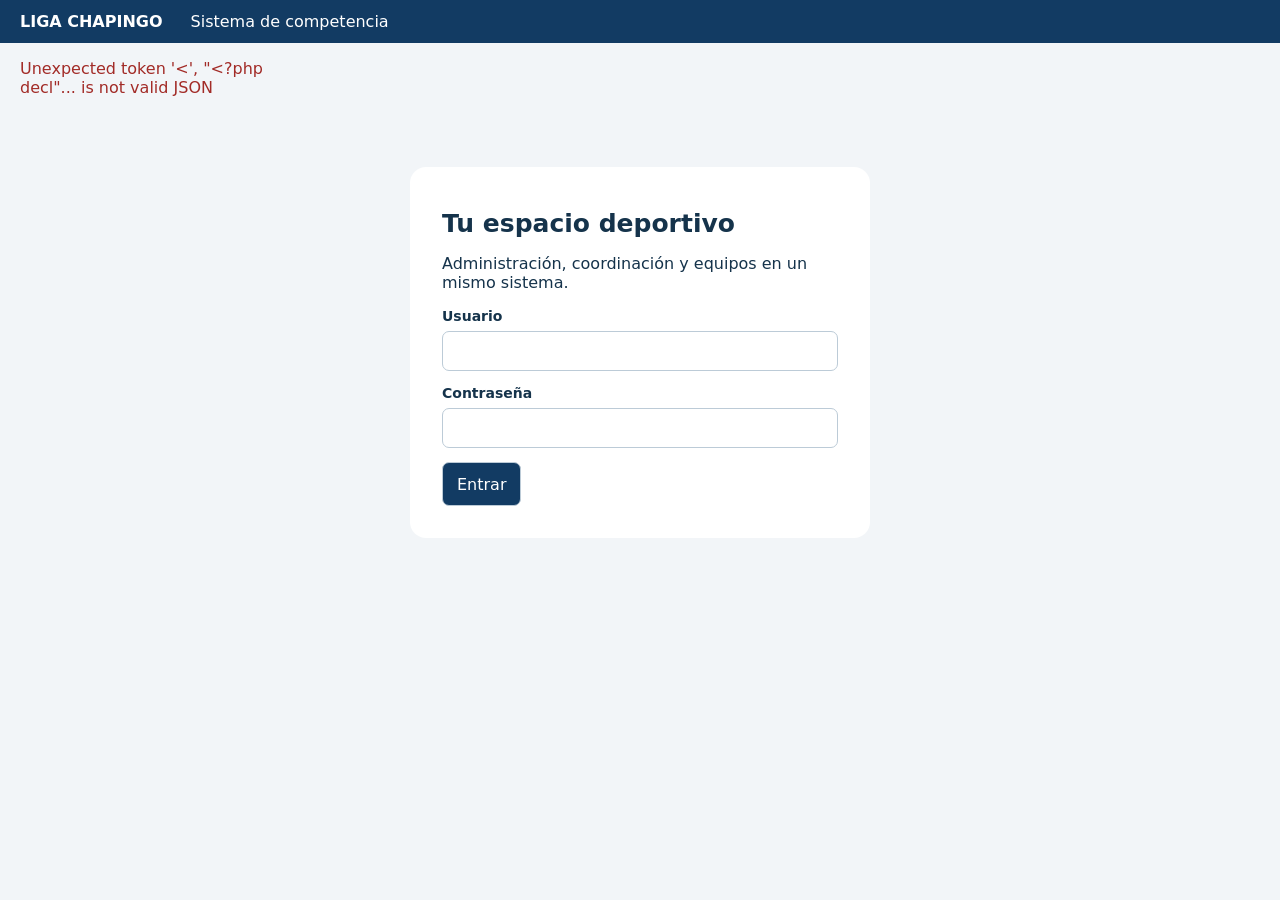
<file: competencia/index.html>
<!doctype html>
<html lang="es-MX"><meta charset="utf-8"><meta name="viewport" content="width=device-width, initial-scale=1, viewport-fit=cover">
<meta name="theme-color" content="#123b63"><link rel="manifest" href="manifest.webmanifest"><link rel="apple-touch-icon" href="../icono-192.png">
<title>Sistema de competencia · Liga Chapingo</title><link rel="stylesheet" href="app.css">
<body><header><a href="../">LIGA CHAPINGO</a><span>Sistema de competencia</span><button id="salir" hidden>Salir</button></header>
<main><p id="aviso" role="status" aria-live="polite"></p>
<form id="login"><h1>Tu espacio deportivo</h1><p>Administración, coordinación y equipos en un mismo sistema.</p>
<label>Usuario<input name="usuario" autocomplete="username" required maxlength="60"></label>
<label>Contraseña<input name="clave" type="password" autocomplete="current-password" required maxlength="200"></label><button>Entrar</button></form>
<section id="app" hidden><div class="barra"><h1 id="nombre"></h1><label>Espacio digital<select id="espacio"></select></label></div><nav id="menu" aria-label="Módulos"></nav><div id="vista"></div></section>
</main><dialog id="dialogo" aria-labelledby="titulo-editor"><form id="editor"><h2 id="titulo-editor"></h2><div id="campos"></div><div class="acciones"><button type="button" id="cerrar">Cancelar</button><button>Guardar</button></div></form></dialog>
<dialog id="detalle" aria-labelledby="detalle-titulo"><h2 id="detalle-titulo"></h2><div id="detalle-contenido"></div><form method="dialog"><button>Cerrar</button></form></dialog>
<script src="interfaz18.js?v=18" defer></script><script src="app.js?v=18" defer></script><script src="instalacion.js?v=18" defer></script></body></html>
</file>
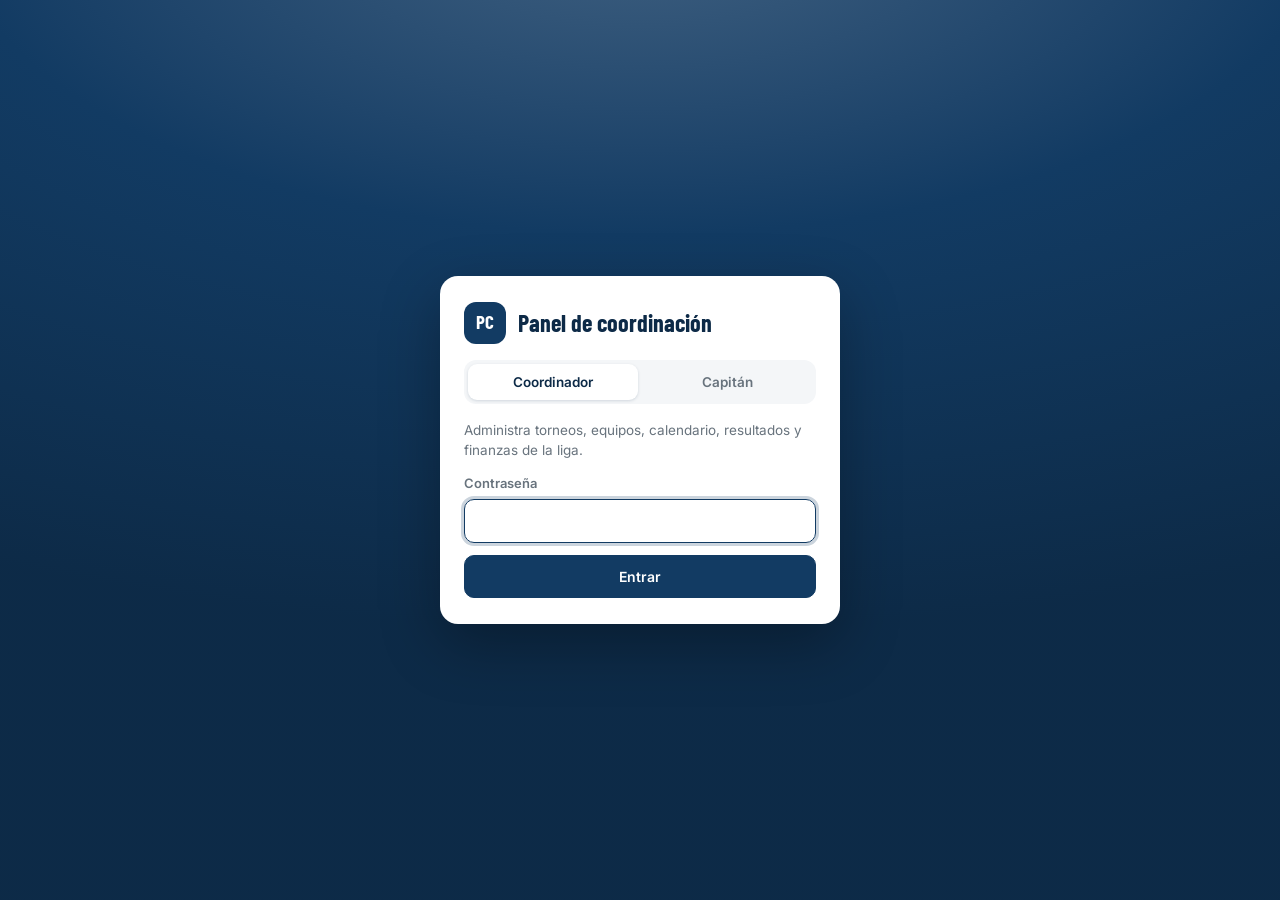
<file: coordinador/index.html>
<!doctype html>
<html lang="es-MX">
<head>
<meta charset="utf-8">
<meta name="viewport" content="width=device-width, initial-scale=1, viewport-fit=cover">
<title>Panel de coordinación</title>
<meta name="robots" content="noindex, nofollow">
<!-- Google sólo necesita saber el dominio (no la página) para mostrar su botón de acceso -->
<meta name="referrer" content="strict-origin-when-cross-origin">
<meta name="theme-color" content="#123B63">
<link rel="preconnect" href="https://fonts.googleapis.com">
<link rel="preconnect" href="https://fonts.gstatic.com" crossorigin>
<link href="https://fonts.googleapis.com/css2?family=Barlow+Condensed:wght@500;600;700&family=Inter:wght@400;500;600;700&display=swap" rel="stylesheet">
<link rel="stylesheet" href="estilos.css?v=2">
</head>
<body>

<!-- ===================== ACCESO ===================== -->
<section class="acceso" id="acceso" hidden>
  <div class="acceso-caja">
    <div class="acceso-marca"><span class="escudo" id="acceso-escudo" aria-hidden="true"></span><span>Panel de coordinación</span></div>
    <div class="pestanas" role="tablist">
      <button type="button" role="tab" aria-selected="true" data-acceso="coordinador">Coordinador</button>
      <button type="button" role="tab" aria-selected="false" data-acceso="capitan">Capitán</button>
    </div>
    <form id="f-coordinador" autocomplete="on">
      <p class="acceso-txt" id="txt-coordinador">Administra torneos, equipos, calendario, resultados y finanzas de la liga.</p>
      <!-- Acceso con Google: sólo aparece si config.php tiene un ID de cliente -->
      <div class="g-acceso" id="g-acceso" hidden>
        <div class="g-boton" id="g-boton"></div>
        <div class="g-o">o con tu contraseña</div>
      </div>
      <div class="g-ligar" id="g-ligar" hidden>
        <b id="g-hola"></b>
        <span>Escribe una sola vez la contraseña del coordinador para ligar esta cuenta de Google. Después entrarás sólo con Google.</span>
        <button type="button" class="btn-txt" id="g-otra">Usar otra cuenta</button>
      </div>
      <input type="text" name="username" autocomplete="username" value="coordinador" hidden readonly>
      <label class="campo"><span>Contraseña</span><input type="password" id="clave" autocomplete="current-password" required></label>
      <div class="error" id="err-coordinador" role="alert"></div>
      <button class="btn pri ancho" type="submit">Entrar</button>
    </form>
    <form id="f-capitan" hidden autocomplete="off">
      <p class="acceso-txt">Consulta de tu equipo: calendario, resultados, tabla y estado de cuenta. <b>Sólo lectura.</b></p>
      <label class="campo"><span>Código de tu equipo</span><input type="text" id="codigo" autocapitalize="characters" spellcheck="false" maxlength="12" placeholder="ABCD-2345" required></label>
      <div class="error" id="err-capitan" role="alert"></div>
      <button class="btn pri ancho" type="submit">Consultar</button>
    </form>
  </div>
</section>

<!-- ===================== PANEL DEL COORDINADOR ===================== -->
<div class="app" id="app" hidden>
  <aside class="lateral">
    <a class="marca" href="#/inicio"><span class="escudo" data-escudo aria-hidden="true"></span><span class="marca-txt"><b data-liga>Mi liga</b><small>Coordinación</small></span></a>
    <nav class="menu" id="menu" aria-label="Módulos"></nav>
    <div class="lateral-pie">
      <a class="menu-item" href="#/configuracion" data-mod="configuracion"></a>
      <button type="button" class="menu-item" id="btn-salir"></button>
    </div>
  </aside>

  <div class="principal">
    <header class="barra">
      <div class="barra-fila">
        <a class="marca movil" href="#/inicio"><span class="escudo" data-escudo aria-hidden="true"></span></a>
        <h1 id="titulo">Inicio</h1>
        <span class="guardado" id="guardado" role="status"></span>
        <a class="ico-btn movil" href="#/configuracion" aria-label="Configuración" id="btn-config-movil"></a>
      </div>
      <div class="filtros" id="filtros">
        <label><span>Temporada</span><select id="f-temporada"></select></label>
        <label><span>Categoría</span><select id="f-categoria"></select></label>
      </div>
    </header>
    <div class="banda-demo" id="banda-demo" hidden>
      <b>Demostración.</b> <span>Estos datos son de ejemplo y están separados de los reales.</span>
      <button type="button" class="btn-txt" id="btn-ir-real">Ir a mi liga</button>
    </div>
    <main id="vista" tabindex="-1"></main>
  </div>

  <nav class="inferior" id="inferior" aria-label="Módulos"></nav>
</div>

<!-- ===================== VISTA DEL CAPITÁN (sólo lectura) ===================== -->
<div class="cap" id="capitan" hidden></div>

<div class="telon" id="telon" hidden><div class="modal" id="modal" role="dialog" aria-modal="true"></div></div>
<div class="toast" id="toast" role="status" hidden></div>
<div id="impresion"></div>

<script src="js/nucleo.js?v=2"></script>
<script src="js/demo.js?v=1"></script>
<script src="js/inicio.js?v=1"></script>
<script src="js/torneos.js?v=1"></script>
<script src="js/equipos.js?v=1"></script>
<script src="js/calendario.js?v=1"></script>
<script src="js/resultados.js?v=1"></script>
<script src="js/finanzas.js?v=1"></script>
<script src="js/configuracion.js?v=2"></script>
<script src="js/capitan.js?v=1"></script>
<script src="js/arranque.js?v=2"></script>
</body>
</html>
</file>
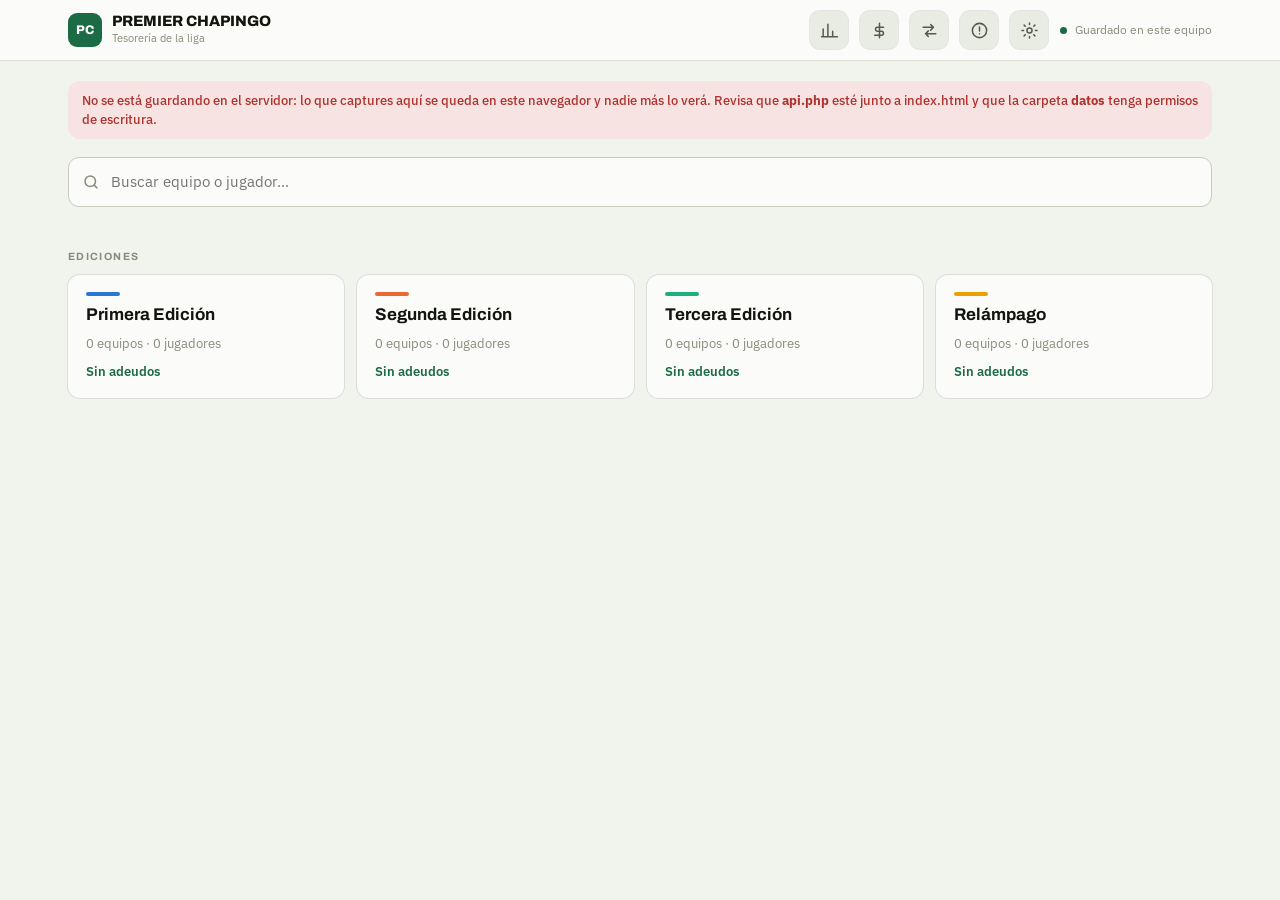
<file: pruebas/arbitrajes/index.html>
<!doctype html>
<html lang="es">
<head>
<meta charset="utf-8">
<meta name="viewport" content="width=device-width, initial-scale=1, viewport-fit=cover">
<meta name="theme-color" content="#1B6B45">
<meta name="robots" content="noindex, nofollow">
<link rel="manifest" href="manifest.webmanifest">
<link rel="icon" href="icono-192.png" sizes="192x192" type="image/png">
<link rel="apple-touch-icon" href="icono-180.png">
<meta name="mobile-web-app-capable" content="yes">
<meta name="apple-mobile-web-app-capable" content="yes">
<meta name="apple-mobile-web-app-title" content="Tesorería PC">
<title>Tesorería Premier Chapingo</title>
<link rel="preconnect" href="https://fonts.googleapis.com">
<link rel="preconnect" href="https://fonts.gstatic.com" crossorigin>
<link rel="stylesheet" href="https://fonts.googleapis.com/css2?family=Archivo:wght@500;600;700;800&family=IBM+Plex+Mono:wght@400;600&family=IBM+Plex+Sans:wght@400;500;600&display=swap">
<style id="app-style">
:root{
  color-scheme: light;
  --page:#F1F3ED; --surface:#FBFCF9; --surface-2:#E9ECE3; --surface-3:#F6F7F2;
  --ink:#12150F; --ink-2:#545A4C; --muted:#868C79;
  --line:#DEE2D6; --line-2:#C7CCBB;
  --accent:#1B6B45; --accent-ink:#FFFFFF; --accent-soft:#E0EFE6;
  --good:#1B6B45; --good-soft:#E0EFE6;
  --warn:#8F6300; --warn-soft:#F6EDD5;
  --bad:#AE322F; --bad-soft:#F7E4E2; --on-bad:#FFFFFF;
  --apro:#1D5FA8; --apro-soft:#DDEAF8;
  --s1:#2a78d6; --s2:#eb6834; --s3:#1baf7a; --s4:#eda100;
  --s5:#e87ba4; --s6:#008300; --s7:#4a3aa7; --s8:#e34948;
  --grid:#E4E7DC; --axis:#C7CCBB;
  --ring:0 0 0 1px rgba(18,21,15,.09);
  --shadow:0 1px 2px rgba(18,21,15,.05), 0 8px 24px -12px rgba(18,21,15,.18);
  --r:12px;
}
@media (prefers-color-scheme: dark){
  :root:not([data-theme="light"]){
    color-scheme: dark;
    --page:#0D0F0B; --surface:#171A15; --surface-2:#20241C; --surface-3:#1C201A;
    --ink:#F2F5EE; --ink-2:#B4BAAA; --muted:#868C79;
    --line:#292E24; --line-2:#3A4034;
    --accent:#4FB37C; --accent-ink:#0D0F0B; --accent-soft:#18291F;
    --good:#4FB37C; --good-soft:#18291F;
    --warn:#E0A62F; --warn-soft:#2A2312;
    --bad:#E06A66; --bad-soft:#2C1917; --on-bad:#1A0F0E;
    --apro:#6FA8E8; --apro-soft:#15233A;
    --s1:#3987e5; --s2:#d95926; --s3:#199e70; --s4:#c98500;
    --s5:#d55181; --s6:#008300; --s7:#9085e9; --s8:#e66767;
    --grid:#262B21; --axis:#3A4034;
    --ring:0 0 0 1px rgba(255,255,255,.09);
    --shadow:0 1px 2px rgba(0,0,0,.4), 0 8px 24px -12px rgba(0,0,0,.7);
  }
}
:root[data-theme="dark"]{
  color-scheme: dark;
  --page:#0D0F0B; --surface:#171A15; --surface-2:#20241C; --surface-3:#1C201A;
  --ink:#F2F5EE; --ink-2:#B4BAAA; --muted:#868C79;
  --line:#292E24; --line-2:#3A4034;
  --accent:#4FB37C; --accent-ink:#0D0F0B; --accent-soft:#18291F;
  --good:#4FB37C; --good-soft:#18291F;
  --warn:#E0A62F; --warn-soft:#2A2312;
  --bad:#E06A66; --bad-soft:#2C1917; --on-bad:#1A0F0E;
  --apro:#6FA8E8; --apro-soft:#15233A;
  --s1:#3987e5; --s2:#d95926; --s3:#199e70; --s4:#c98500;
  --s5:#d55181; --s6:#008300; --s7:#9085e9; --s8:#e66767;
  --grid:#262B21; --axis:#3A4034;
  --ring:0 0 0 1px rgba(255,255,255,.09);
  --shadow:0 1px 2px rgba(0,0,0,.4), 0 8px 24px -12px rgba(0,0,0,.7);
}

*{box-sizing:border-box}
body{margin:0;background:var(--page);color:var(--ink);
  font-family:"IBM Plex Sans",system-ui,-apple-system,"Segoe UI",sans-serif;font-size:14.5px;line-height:1.5;
  -webkit-font-smoothing:antialiased}
h1,h2,h3,h4{font-family:"Archivo",system-ui,sans-serif;margin:0;text-wrap:balance;letter-spacing:-.015em}
button,input,select,textarea{font:inherit;color:inherit}
.num{font-variant-numeric:tabular-nums}
.eyebrow{font-family:"Archivo",sans-serif;font-size:10.5px;font-weight:700;letter-spacing:.13em;text-transform:uppercase;color:var(--muted)}
.muted{color:var(--muted)}
.spacer{flex:1}
.row{display:flex;align-items:center;gap:9px;flex-wrap:wrap}

/* ---------- encabezado ---------- */
.top{position:sticky;top:0;z-index:40;background:var(--surface);border-bottom:1px solid var(--line)}
.top-in{max-width:1180px;margin:0 auto;padding:11px 18px;display:flex;align-items:center;gap:12px}
.crest{width:34px;height:34px;border-radius:9px;background:var(--accent);color:var(--accent-ink);
  display:grid;place-items:center;font-family:"Archivo",sans-serif;font-weight:800;font-size:12.5px;flex:none}
.brand{display:flex;align-items:center;gap:10px;background:none;border:0;padding:0;cursor:pointer;text-align:left}
.brand .txt{display:block;min-width:0}
.brand .txt b{display:block;font-family:"Archivo",sans-serif;font-weight:800;font-size:15px;line-height:1.15}
.brand .txt span{display:block;font-size:11px;color:var(--muted)}
.ico{width:38px;height:38px;border-radius:10px;border:0;background:var(--surface-2);color:var(--ink-2);
  display:grid;place-items:center;cursor:pointer;flex:none;box-shadow:var(--ring)}
.ico:hover{background:var(--line);color:var(--ink)}
.ico.on{background:var(--accent);color:var(--accent-ink);box-shadow:none}
.ico{position:relative}
.ico .lk{position:absolute;right:-5px;bottom:-5px;width:17px;height:17px;border-radius:50%;
  background:var(--warn-soft);display:grid;place-items:center;box-shadow:0 0 0 2px var(--surface)}
.ico .lk svg{width:11px;height:11px;stroke-width:2.6;stroke:var(--warn)}
.badge{position:absolute;top:-5px;right:-5px;min-width:17px;height:17px;padding:0 4px;border-radius:9px;
  background:var(--bad);color:var(--on-bad);font-size:10px;font-weight:700;display:grid;place-items:center;
  box-shadow:0 0 0 2px var(--surface)}
.ico svg{width:19px;height:19px;stroke:currentColor;fill:none;stroke-width:1.9;stroke-linecap:round;stroke-linejoin:round}
.crumbs{background:var(--surface-3);border-bottom:1px solid var(--line)}
.crumbs-in{max-width:1180px;margin:0 auto;padding:8px 18px;display:flex;align-items:center;gap:6px;
  overflow-x:auto;white-space:nowrap;font-size:12.5px}
.crumbs button{background:none;border:0;padding:2px 4px;cursor:pointer;color:var(--ink-2);border-radius:6px}
.crumbs button:hover{background:var(--surface-2);color:var(--ink)}
.crumbs .sep{color:var(--line-2)}
.crumbs .aqui{color:var(--ink);font-weight:600}
main{max-width:1180px;margin:0 auto;padding:20px 18px 90px}
.view{display:flex;flex-direction:column;gap:18px}

/* ---------- primitivas ---------- */
.card{background:var(--surface);border-radius:var(--r);box-shadow:var(--ring);padding:16px}
.card>header{display:flex;align-items:flex-end;justify-content:space-between;gap:12px;flex-wrap:wrap;margin-bottom:14px}
.card h3{font-size:15.5px;font-weight:700}
.card .sub{font-size:12.5px;color:var(--muted);margin-top:2px}
.btn{appearance:none;border:0;border-radius:9px;padding:9px 14px;background:var(--surface-2);color:var(--ink);
  font-weight:600;font-size:13.5px;cursor:pointer;box-shadow:var(--ring);white-space:nowrap}
.btn:hover{background:var(--line)}
.btn.primary{background:var(--accent);color:var(--accent-ink);box-shadow:none}
.btn.primary:hover{filter:brightness(1.08)}
.btn.ghost{background:transparent;box-shadow:none;color:var(--ink-2);padding:7px 9px}
.btn.ghost:hover{color:var(--ink);background:var(--surface-2)}
.btn.sm{padding:5px 10px;font-size:12.5px}
.btn.danger{color:var(--bad)}
.btn svg{width:16px;height:16px;vertical-align:-3px;stroke:currentColor;fill:none;stroke-width:1.9;stroke-linecap:round;stroke-linejoin:round}
.btn.solo{padding:7px;line-height:0}
.btn.solo svg{width:17px;height:17px;display:block;stroke:currentColor;fill:none;stroke-width:1.9;stroke-linecap:round;stroke-linejoin:round}
.btn:disabled{opacity:.45;cursor:default}
:where(button,a,input,select,textarea):focus-visible{outline:2px solid var(--accent);outline-offset:2px}
label.f{display:flex;flex-direction:column;gap:5px;font-size:11.5px;font-weight:600;color:var(--ink-2);min-width:0}
input,select,textarea{background:var(--surface-3);border:1px solid var(--line-2);border-radius:9px;padding:9px 11px;font-size:14px;width:100%}
textarea{resize:vertical;min-height:80px;font-family:"IBM Plex Mono",monospace;font-size:13px}
.grid-f{display:grid;grid-template-columns:repeat(auto-fit,minmax(150px,1fr));gap:12px;align-items:end}
.pill{display:inline-flex;align-items:center;gap:5px;padding:3px 9px;border-radius:999px;font-size:11.5px;font-weight:600;white-space:nowrap}
.pill.ok{background:var(--good-soft);color:var(--good)}
.pill.wa{background:var(--warn-soft);color:var(--warn)}
.pill.ba{background:var(--bad-soft);color:var(--bad)}
.pill.nt{background:var(--surface-2);color:var(--ink-2)}
.pill.st-completa{background:var(--good-soft);color:var(--good)}
.pill.st-credito{background:var(--warn-soft);color:var(--warn)}
.pill.st-confirmar{background:var(--surface-2);color:var(--ink-2);box-shadow:inset 0 0 0 1px var(--line-2)}
.pill.st-aprobado{background:var(--apro-soft);color:var(--apro)}
.eq{border-left:4px solid var(--line-2)}
.est-res{display:flex;gap:14px;flex-wrap:wrap;font-size:12px;color:var(--ink-2)}
.est-res span{display:inline-flex;align-items:center;gap:5px}
.candado{display:inline-grid;place-items:center;width:38px;height:38px;border-radius:11px;
  background:var(--warn-soft);color:var(--warn);flex:none}
.candado svg{width:20px;height:20px;stroke:currentColor;fill:none;stroke-width:1.9;stroke-linecap:round;stroke-linejoin:round}
.candado.grande{width:58px;height:58px;margin:0 auto}
.candado.grande svg{width:28px;height:28px}
.nav-card .cand{display:inline-flex;align-items:center;gap:5px;font-size:11.5px;color:var(--warn);font-weight:600}
.nav-card .cand svg{width:13px;height:13px;stroke:currentColor;fill:none;stroke-width:2;stroke-linecap:round;stroke-linejoin:round}
.lgerr2{color:var(--bad);font-size:12.5px;min-height:18px;margin-top:8px}
.dot{width:9px;height:9px;border-radius:3px;flex:none}
.empty{padding:30px 20px;text-align:center;color:var(--muted);font-size:13.5px}

/* ---------- navegación por tarjetas ---------- */
.nivel{display:grid;grid-template-columns:repeat(auto-fill,minmax(230px,1fr));gap:13px}
.nav-card{background:var(--surface);border:0;border-radius:var(--r);box-shadow:var(--ring);padding:17px 18px;
  text-align:left;cursor:pointer;display:flex;flex-direction:column;gap:9px;min-height:118px;
  transition:transform .12s ease, box-shadow .12s ease}
.nav-card:hover{transform:translateY(-2px);box-shadow:var(--shadow)}
.nav-card .tt{font-family:"Archivo",sans-serif;font-weight:700;font-size:17px;line-height:1.2}
.nav-card .mt{font-size:12.5px;color:var(--muted)}
.nav-card .bar{height:4px;border-radius:2px;background:var(--accent);width:34px}
.nav-card .deb{font-size:12.5px;font-weight:600;font-variant-numeric:tabular-nums}

/* ---------- tarjeta de equipo ---------- */
.equipos{display:grid;grid-template-columns:repeat(auto-fill,minmax(300px,1fr));gap:13px}
.eq{background:var(--surface);border-radius:var(--r);box-shadow:var(--ring);padding:15px 16px;display:flex;flex-direction:column;gap:12px}
.eq-top{display:flex;align-items:flex-start;gap:10px}
.eq-nom{font-family:"Archivo",sans-serif;font-weight:700;font-size:16.5px;line-height:1.2;flex:1;min-width:0}
.eq-meta{font-size:12px;color:var(--muted);margin-top:3px}
.eq-acc{display:grid;grid-template-columns:repeat(3,1fr);gap:7px}
.eq-acc.cuatro{grid-template-columns:repeat(4,1fr)}
@media (max-width:760px){.eq-acc.cuatro{grid-template-columns:repeat(2,1fr)}}
.eq-acc button{border:0;border-radius:9px;padding:9px 4px;background:var(--surface-2);cursor:pointer;
  display:flex;flex-direction:column;align-items:center;gap:4px;font-size:11.5px;font-weight:600;color:var(--ink-2)}
.eq-acc button:hover{background:var(--line);color:var(--ink)}
.eq-acc button.cta{background:var(--accent);color:var(--accent-ink)}
.eq-acc button.cta:hover{filter:brightness(1.08)}
.eq-acc svg{width:17px;height:17px;stroke:currentColor;fill:none;stroke-width:1.9;stroke-linecap:round;stroke-linejoin:round}
.nuevo{background:transparent;border:1.5px dashed var(--line-2);border-radius:var(--r);min-height:118px;
  display:flex;flex-direction:column;align-items:center;justify-content:center;gap:9px;padding:16px}
.chk{display:inline-flex;align-items:center;gap:8px;font-size:13px;font-weight:500;color:var(--ink-2);cursor:pointer}
.chk input{width:auto;margin:0}
.implist{max-height:320px;overflow-y:auto;border:1px solid var(--line);border-radius:10px}
.tabsm{display:flex;gap:2px;border-bottom:1px solid var(--line);margin-bottom:14px}
.tabm{appearance:none;background:none;border:0;padding:8px 13px 10px;cursor:pointer;color:var(--ink-2);
  font-weight:600;font-size:13.5px;border-bottom:2px solid transparent}
.tabm:hover{color:var(--ink)}
.tabm.on{color:var(--ink);border-bottom-color:var(--accent)}
.impi{display:flex;align-items:center;gap:11px;padding:10px 12px;border-bottom:1px solid var(--line);cursor:pointer}
.impi:last-child{border-bottom:0}
.impi:hover{background:var(--surface-3)}
.impi input{width:auto;margin:0;flex:none}
.impi.rep{opacity:.5;cursor:default}
.impi .n{display:block;font-weight:600;font-size:14px}
.impi .p{display:block;font-size:11.5px;color:var(--muted)}

/* ---------- buscador ---------- */
.buscador{position:relative}
.buscador input{padding:13px 15px 13px 42px;font-size:15px;border-radius:11px;background:var(--surface)}
.buscador svg{position:absolute;left:14px;top:50%;transform:translateY(-50%);width:18px;height:18px;
  stroke:var(--muted);fill:none;stroke-width:2;stroke-linecap:round}
.res{display:flex;flex-direction:column;gap:1px;margin-top:12px}
.res-i{display:flex;align-items:center;gap:12px;padding:11px 13px;background:var(--surface);cursor:pointer;
  border:0;text-align:left;width:100%}
.res-i:first-child{border-radius:var(--r) var(--r) 0 0}
.res-i:last-child{border-radius:0 0 var(--r) var(--r)}
.res-i:only-child{border-radius:var(--r)}
.res-i:hover{background:var(--surface-3)}
.res-i .n{font-weight:600;font-size:14.5px}
.res-i .p{font-size:12px;color:var(--muted)}

/* ---------- tiles ---------- */
.tiles{display:grid;grid-template-columns:repeat(auto-fit,minmax(180px,1fr));gap:12px}
.tile{background:var(--surface);border-radius:var(--r);box-shadow:var(--ring);padding:14px 16px;display:flex;flex-direction:column;gap:3px}
.tile .v{font-family:"Archivo",sans-serif;font-weight:700;font-size:25px;letter-spacing:-.025em;line-height:1.1}
.tile .m{font-size:11.5px;color:var(--muted)}
.tile.hero{background:var(--accent);color:var(--accent-ink);box-shadow:none}
.tile.hero .eyebrow,.tile.hero .m{color:color-mix(in srgb,var(--accent-ink) 78%,transparent)}
.tile.hero .v{font-size:30px}
.tile.neg{background:var(--bad);color:var(--on-bad);box-shadow:none}
.tile.neg .eyebrow,.tile.neg .m{color:color-mix(in srgb,var(--on-bad) 78%,transparent)}

/* ---------- gráfico ---------- */
.chartwrap{display:flex;position:relative}
.yaxis{flex:none}
.scroller{overflow-x:auto;overflow-y:hidden;flex:1;scrollbar-width:thin}
.bar{pointer-events:none}
.bar-zero{fill:var(--line-2)}
.bar-hit{fill:transparent;cursor:pointer}
.tip{position:absolute;pointer-events:none;z-index:30;background:var(--ink);color:var(--page);border-radius:8px;
  padding:8px 10px;font-size:12px;line-height:1.4;box-shadow:var(--shadow);max-width:240px;opacity:0;transition:opacity .1s}
.tip b{font-family:"Archivo",sans-serif}
.legend{display:flex;gap:12px;flex-wrap:wrap;align-items:center}
.lgi{display:inline-flex;align-items:center;gap:6px;font-size:12px;color:var(--ink-2);cursor:pointer;border:0;background:none;padding:2px 0}
.lgi.off{opacity:.35}
.axlbl{fill:var(--muted);font-size:10.5px;font-family:"IBM Plex Sans",sans-serif}
.gline{stroke:var(--grid);stroke-width:1}
.bline{stroke:var(--axis);stroke-width:1}
.vlbl{fill:var(--ink-2);font-size:10px;font-weight:600;font-variant-numeric:tabular-nums}

/* ---------- tablas ---------- */
.tblwrap{overflow-x:auto}
table{border-collapse:collapse;width:100%;font-size:13.5px}
th{text-align:left;font-family:"Archivo",sans-serif;font-size:10.5px;font-weight:700;letter-spacing:.09em;
  text-transform:uppercase;color:var(--muted);padding:0 10px 7px;border-bottom:1px solid var(--line);white-space:nowrap}
td{padding:9px 10px;border-bottom:1px solid var(--line);vertical-align:middle}
tbody tr:hover{background:var(--surface-3)}
td.num,th.num{text-align:right;font-variant-numeric:tabular-nums}
.ta-r{text-align:right}
tfoot td{border-bottom:0;border-top:1px solid var(--line-2);padding-top:10px}
td.tf{font-weight:700;font-family:"Archivo",sans-serif;font-size:12.5px}
.vc{display:inline-block;margin-left:5px;font-size:10.5px;font-weight:600;color:var(--muted)}
.sec{min-width:0}

/* ---------- modal ---------- */
.scrim{position:fixed;inset:0;background:rgba(8,10,7,.55);z-index:50;display:grid;place-items:center;padding:16px;overflow:auto}
.modal{background:var(--surface);border-radius:15px;box-shadow:var(--shadow);width:min(680px,100%);max-height:92vh;overflow:auto}
.modal.slim{width:min(430px,100%)}
.modal.ancho{width:min(920px,100%)}
.modal>header{position:sticky;top:0;background:var(--surface);display:flex;align-items:center;gap:12px;
  padding:15px 18px;border-bottom:1px solid var(--line);z-index:2}
.modal>header h3{font-size:16.5px}
.modal>header .rt{font-size:11.5px;color:var(--muted);font-weight:500;margin-top:1px}
.modal-body{padding:18px}
.jug{display:flex;align-items:center;gap:11px;padding:9px 6px;border-bottom:1px solid var(--line);
  cursor:pointer;border-radius:8px}
.jug:hover{background:var(--surface-3)}
.jug .n{width:32px;height:32px;border-radius:8px;background:var(--surface-2);display:grid;place-items:center;
  font-family:"Archivo",sans-serif;font-weight:700;font-size:12.5px;flex:none;color:var(--ink-2)}
.jug .jn{display:block;font-weight:600;font-size:14px;line-height:1.25}
.jug .jm{display:block;font-size:11.5px;color:var(--muted);font-variant-numeric:tabular-nums}

/* ---------- ticket 58mm ---------- */
.ticket{width:58mm;background:#fff;color:#000;padding:3mm 3mm 5mm;font-family:"IBM Plex Mono",ui-monospace,monospace;
  font-size:10px;line-height:1.4;margin:0 auto}
.ticket .tk-brand{font-family:"Archivo",sans-serif;font-weight:800;font-size:14px;text-align:center;line-height:1.1}
.ticket .tk-sub{text-align:center;font-size:9px;margin-top:.6mm}
.ticket hr{border:0;border-top:1px dashed #000;margin:1.8mm 0}
.ticket .kv{display:flex;justify-content:space-between;gap:5px}
.ticket .tk-eq{font-weight:600;font-size:11.5px;line-height:1.25;margin-bottom:.4mm}
.ticket .li{display:flex;justify-content:space-between;gap:5px;margin:.4mm 0}
.ticket .big{display:flex;justify-content:space-between;font-weight:600;font-size:12.5px;margin:.6mm 0}
.ticket .aviso{text-align:center;font-size:8.5px;font-weight:600;line-height:1.3;white-space:pre-line;margin-top:1mm}
.ticket .foot{text-align:center;font-size:8.5px;margin-top:2mm;white-space:pre-line}
.ticket .sign{margin-top:7mm;border-top:1px solid #000;text-align:center;font-size:8px;padding-top:1mm}
.ticketbox{background:var(--surface-2);padding:16px;border-radius:11px;display:flex;justify-content:center}
#print-area{display:none}
@media print{
  @page{size:58mm auto;margin:0}
  body{background:#fff}
  body>*{display:none !important}
  #print-area{display:block !important}
  #print-area .ticket{width:58mm;margin:0;padding:2mm 3mm 4mm;background:#fff;color:#000}
}
@media (prefers-reduced-motion:reduce){*{transition:none !important}}
@media (max-width:640px){
  .top-in{padding:10px 13px;gap:8px} main{padding:16px 13px 80px} .crumbs-in{padding:8px 13px}
  .brand .txt{display:none}
  .savebar .muted{display:none}
  .ico{width:36px;height:36px}
  .tile .v{font-size:22px} .tile.hero .v{font-size:26px}
  .equipos,.nivel{grid-template-columns:1fr}
  .modal>header{align-items:flex-start}
  .modal-body{padding:15px}
}
.savebar{display:flex;align-items:center;gap:8px;flex-wrap:wrap}
.login{position:fixed;inset:0;z-index:80;background:var(--page);display:grid;place-items:center;padding:20px}
.loginbox{background:var(--surface);border-radius:15px;box-shadow:var(--shadow);padding:28px;width:min(370px,100%);
  display:flex;flex-direction:column;align-items:stretch}
.loginbox h2{font-size:19px}
.lgerr{color:var(--bad);font-size:12.5px;min-height:18px;margin-top:10px;text-align:center}
.savedot{width:7px;height:7px;border-radius:50%;background:var(--good);flex:none}
.savedot.dirty{background:var(--warn)}
.banner{background:var(--warn-soft);color:var(--warn);border-radius:var(--r);padding:10px 14px;font-size:12.5px;font-weight:500}
</style>

</head>
<body>
<div id="print-area"></div>
<div id="root"></div>

<script type="application/json" id="estado">
{"v":2,
 "liga":{"nombre":"PREMIER CHAPINGO","pie":"Gracias por su pago","folio":1,"cajero":"","cajeros":[],
  "avisoCredito":"PAGO A CRÉDITO\nCubrir antes de su próximo juego. Si no, Disciplina puede sancionar (resta de puntos)."},
 "ediciones":[{"id":"ed1","nombre":"Primera Edición"},{"id":"ed2","nombre":"Segunda Edición"},{"id":"ed3","nombre":"Tercera Edición"},{"id":"ed4","nombre":"Relámpago"}],
 "disciplinas":[{"id":"di1","nombre":"Fútbol Rápido"},{"id":"di2","nombre":"Basquetbol"}],
 "ramas":[{"id":"ra1","nombre":"Varonil"},{"id":"ra2","nombre":"Femenil"}],
 "categorias":[{"id":"ca1","nombre":"Libre"},{"id":"ca2","nombre":"Veteranos"}],
 "conceptos":[
   {"id":"c1","nombre":"Inscripción a Liga","monto":650},
   {"id":"c2","nombre":"Inscripción a Relámpago","monto":350},
   {"id":"c3","nombre":"Arbitraje","monto":175},
   {"id":"c4","nombre":"Multa","monto":200},
   {"id":"c5","nombre":"Abono a saldo","monto":0}],
 "equipos":[],"movs":[],"gastos":[],"multas":[],
 "cuentas":[],"transferencias":[],"conceptosGasto":[],
 "claves":{},"admin":{"clave":"","secc":{}}}
</script>

<script id="app-code">
(function(){
"use strict";

var S = JSON.parse(document.getElementById('estado').textContent);
var COLS = ['ediciones','disciplinas','ramas','categorias','conceptos','equipos','movs','gastos','multas',
            'cuentas','transferencias','conceptosGasto'];
COLS.forEach(function(k){ S[k] = S[k] || []; });

var U = {vista:'inicio', ed:null, di:null, ra:null, ca:null, q:'', modal:null, arg:null,
         dashEd:'', dashDi:'', dashRa:'', dashPer:'', dashTipo:'', multasTodas:false, multasQ:'',
         dashAmbito:'ed',
         gfEd:'', gfRa:'', gfCa:'', gfCat:'', gfCon:'', gfJor:'', gfPag:'', gfD1:'', gfD2:'',
         cuenta:''};
try{ var su = sessionStorage.getItem('pc_ui2'); if(su) U = Object.assign(U, JSON.parse(su)); }catch(e){}
function saveUI(){ try{ sessionStorage.setItem('pc_ui2', JSON.stringify(U)); }catch(e){} }

var readOnly = false, dirty = false;

/* ========== utilidades ========== */
var AVISO_CRED = 'PAGO A CRÉDITO\nCubrir antes de su próximo juego. Si no, Disciplina puede sancionar (resta de puntos).';
function avisoCredito(){ return S.liga.avisoCredito != null ? S.liga.avisoCredito : AVISO_CRED; }
function esc(s){ return String(s==null?'':s).replace(/[&<>"']/g,function(c){
  return {'&':'&amp;','<':'&lt;','>':'&gt;','"':'&quot;',"'":'&#39;'}[c]; }); }
function mxn(n){ n=Number(n)||0; return (n<0?'-$':'$')+Math.abs(n).toLocaleString('es-MX',{minimumFractionDigits:2,maximumFractionDigits:2}); }
function mxn0(n){ n=Number(n)||0; return (n<0?'-$':'$')+Math.abs(n).toLocaleString('es-MX',{maximumFractionDigits:0}); }
function uid(p){ return p+Date.now().toString(36)+Math.random().toString(36).slice(2,6); }
function z2(x){ return (x<10?'0':'')+x; }
function hoy(){ var d=new Date(); return d.getFullYear()+'-'+z2(d.getMonth()+1)+'-'+z2(d.getDate()); }
function ahora(){ var d=new Date(); return z2(d.getHours())+':'+z2(d.getMinutes()); }
function fecha(s){ if(!s) return ''; var p=String(s).slice(0,10).split('-'); return p.length===3? p[2]+'/'+p[1]+'/'+p[0] : s; }
function folioTxt(n){ return 'PC-'+String(n).padStart(5,'0'); }
/* folios independientes por tipo de operación: PC- ingresos, G- gastos, T- transferencias */
function folioGTxt(n){ return 'G-'+String(n||0).padStart(5,'0'); }
function folioTTxt(n){ return 'T-'+String(n||0).padStart(5,'0'); }
function byId(arr,id){ for(var i=0;i<arr.length;i++) if(arr[i].id===id) return arr[i]; return null; }
function nom(arr,id){ var x=byId(arr,id); return x? x.nombre : '—'; }
function el(html){ var t=document.createElement('template'); t.innerHTML=html.trim(); return t.content.firstElementChild; }
function norm(s){ return String(s||'').toLowerCase().normalize('NFD').replace(/[\u0300-\u036f]/g,''); }
function ico(d){ return '<svg viewBox="0 0 24 24" aria-hidden="true">'+d+'</svg>'; }
var I = {
  grafica:'<path d="M4 20V10M10 20V4M16 20v-7M22 20H2"/>',
  gasto:'<path d="M12 3v18M17 8H9.5a2.5 2.5 0 0 0 0 5h5a2.5 2.5 0 0 1 0 5H6"/>',
  config:'<circle cx="12" cy="12" r="3.2"/><path d="M12 2.5v2M12 19.5v2M2.5 12h2M19.5 12h2M5.2 5.2l1.4 1.4M17.4 17.4l1.4 1.4M18.8 5.2l-1.4 1.4M6.6 17.4l-1.4 1.4"/>',
  buscar:'<circle cx="11" cy="11" r="7"/><path d="M20 20l-3.5-3.5"/>',
  jug:'<path d="M16 20v-1.5a4 4 0 0 0-4-4H7a4 4 0 0 0-4 4V20"/><circle cx="9.5" cy="7" r="3.2"/><path d="M19 11h4M21 9v4"/>',
  cargo:'<rect x="4" y="3" width="16" height="18" rx="2"/><path d="M8 8h8M8 12h8M8 16h4"/>',
  estado:'<path d="M3 17l5-5 3.5 3.5L21 6"/><path d="M15 6h6v6"/>',
  casa:'<path d="M4 11l8-7 8 7v8a1.5 1.5 0 0 1-1.5 1.5h-13A1.5 1.5 0 0 1 4 19z"/>',
  candado:'<rect x="4.5" y="10.5" width="15" height="10" rx="2.2"/><path d="M8 10.5V7.6a4 4 0 0 1 8 0v2.9"/>',
  abierto:'<rect x="4.5" y="10.5" width="15" height="10" rx="2.2"/><path d="M8 10.5V7.6a4 4 0 0 1 7.7-1.4"/>',
  editar:'<path d="M4 20h4L19 9a2.1 2.1 0 0 0-3-3L5 17z"/><path d="M15 6l3 3"/>',
  multa:'<circle cx="12" cy="12" r="9"/><path d="M12 7.5v5M12 16h.01"/>',
  subir:'<path d="M12 16V4M7.5 8.5L12 4l4.5 4.5"/><path d="M4 16v2.5A1.5 1.5 0 0 0 5.5 20h13a1.5 1.5 0 0 0 1.5-1.5V16"/>',
  cuentas:'<rect x="3" y="6" width="18" height="13" rx="2.2"/><path d="M3 10h18M16.5 14.5h2"/>',
  transfer:'<path d="M4 8h13M13.5 4.5L17 8l-3.5 3.5"/><path d="M20 16H7M10.5 12.5L7 16l3.5 3.5"/>',
  persona:'<circle cx="12" cy="8" r="3.4"/><path d="M5 20v-1a5 5 0 0 1 5-5h4a5 5 0 0 1 5 5v1"/>',
  ticket:'<path d="M4 7.5A1.5 1.5 0 0 1 5.5 6h13A1.5 1.5 0 0 1 20 7.5V10a2 2 0 0 0 0 4v2.5a1.5 1.5 0 0 1-1.5 1.5h-13A1.5 1.5 0 0 1 4 16.5V14a2 2 0 0 0 0-4z"/>'
};

/* ========== derivados ========== */
function equipoEnAmbito(e, f){
  f = f||{};
  return !!e && (!f.ed || e.edicionId===f.ed) && (!f.di || e.disciplinaId===f.di)
      && (!f.ra || e.ramaId===f.ra)   && (!f.ca || e.categoriaId===f.ca);
}
function equiposDe(f){
  return S.equipos.filter(function(e){ return equipoEnAmbito(e, f); });
}
function movsDe(id){ return S.movs.filter(function(m){ return m.equipoId===id; }); }
function saldoEquipo(id){
  var t=0; S.movs.forEach(function(m){ if(m.equipoId===id) t += (Number(m.importe)||0)-(Number(m.recibido)||0); });
  return t;
}
function cobradoEquipo(id){ var t=0; S.movs.forEach(function(m){ if(m.equipoId===id) t+=Number(m.recibido)||0; }); return t; }
function resumen(f){
  var eqs = equiposDe(f), cob=0, deb=0, jug=0;
  eqs.forEach(function(e){
    cob += cobradoEquipo(e.id);
    var s = saldoEquipo(e.id); if(s>0) deb += s;
    jug += (e.jugadores||[]).length;
  });
  return {equipos:eqs.length, cobrado:cob, deben:deb, jugadores:jug};
}
function totCobrado(f){ var t=0; equiposDe(f).forEach(function(e){ t+=cobradoEquipo(e.id); }); return t; }
function totGastos(f){ return totalGastos(f); }

/* ==========================================================================
   MODELO FINANCIERO
   Ingreso  = dinero recibido de los equipos (S.movs.recibido)      → sube el neto
   Gasto    = dinero pagado a un tercero     (S.gastos)             → baja el neto
   Transfer = dinero que pasa de una cuenta interna a otra          → neto 0
   Nada de esto se guarda calculado: todo se deriva de los movimientos.
   ========================================================================== */
var CATG = ['Partido','Premiación','Operativo','Publicidad','Otros'];
var CATG_HIST = 'Histórico';          /* gastos anteriores a esta actualización */
var CONCEPTOS_GASTO_BASE = [
  {cat:'Partido',    nombre:'Arbitraje',    monto:130},
  {cat:'Partido',    nombre:'Supervisión',  monto:50},
  {cat:'Partido',    nombre:'Coordinación', monto:50},
  {cat:'Premiación', nombre:'Trofeos',      monto:0},
  {cat:'Premiación', nombre:'Medallas',     monto:0},
  {cat:'Premiación', nombre:'Efectivo',     monto:0},
  {cat:'Publicidad', nombre:'Flyers',       monto:0},
  {cat:'Publicidad', nombre:'Lona',         monto:0}
];
var CUENTAS_BASE = ['Anabel','Primer Ligue','Adan','Piña'];

/* ---------- cuentas / integrantes de tesorería ---------- */
function cuentasActivas(){ return S.cuentas.filter(function(c){ return c.activa !== false; }); }
function cuentaPorId(id){ return byId(S.cuentas, id); }
function cuentaPorNombre(n){
  var k = norm(n).trim(); if(!k) return null;
  for(var i=0;i<S.cuentas.length;i++) if(norm(S.cuentas[i].nombre).trim()===k) return S.cuentas[i];
  return null;
}
function nombreCuenta(id, alt){ var c = cuentaPorId(id); return c? c.nombre : (alt||''); }
/* quién pagó un gasto: la cuenta si está ligada, el texto histórico si no */
function pagadorGasto(g){ return g.pagadorId? nombreCuenta(g.pagadorId, g.pagador) : (g.pagador||''); }
function cuentaDeGasto(g){
  if(g.pagadorId && cuentaPorId(g.pagadorId)) return g.pagadorId;
  var c = cuentaPorNombre(g.pagador);
  return c? c.id : '';
}
function opcionesCuenta(sel, incluir){
  var vistas = {}, out = [];
  S.cuentas.forEach(function(c){
    if(c.activa === false && c.id !== sel) return;
    vistas[c.id] = 1;
    out.push('<option value="'+esc(c.id)+'"'+(c.id===sel?' selected':'')+'>'+esc(c.nombre)+'</option>');
  });
  if(sel && !vistas[sel]){
    var c2 = cuentaPorId(sel);
    if(c2) out.push('<option value="'+esc(c2.id)+'" selected>'+esc(c2.nombre)+' (inactiva)</option>');
  }
  if(incluir) out.unshift('<option value="">'+esc(incluir)+'</option>');
  return out.join('');
}

/* ---------- ámbito deportivo de un gasto ---------- */
function gastoEnAmbito(g, f){
  f = f||{};
  if(f.ed && g.edicionId    !== f.ed) return false;
  if(f.di && g.disciplinaId !== f.di) return false;
  if(f.ra && g.ramaId       !== f.ra) return false;
  if(f.ca && g.categoriaId  !== f.ca) return false;
  return true;
}
function gastosAmbito(f){ return S.gastos.filter(function(g){ return gastoEnAmbito(g, f); }); }
function totalGastos(f){
  return gastosAmbito(f).reduce(function(a,g){ return a+(Number(g.monto)||0); }, 0);
}
function ingresosAmbito(f){
  var en = {}; equiposDe(f).forEach(function(e){ en[e.id]=1; });
  return S.movs.reduce(function(a,m){ return en[m.equipoId]? a+(Number(m.recibido)||0) : a; }, 0);
}
function pendienteAmbito(f){
  var t = 0;
  equiposDe(f).forEach(function(e){ var s = saldoEquipo(e.id); if(s>0) t += s; });
  return t;
}
/* NETO = INGRESOS REALES − GASTOS REALES (las transferencias no entran) */
function netoAmbito(f){ return ingresosAmbito(f) - totalGastos(f); }
function catGasto(g){ return g.categoriaGasto || CATG_HIST; }
function etiquetaCatGasto(g){
  return g.categoriaGasto || (g.categoria? CATG_HIST+' · '+g.categoria : CATG_HIST);
}
function gastosPorCatGasto(f){
  var m = {};
  gastosAmbito(f).forEach(function(g){ var k = catGasto(g); m[k] = (m[k]||0)+(Number(g.monto)||0); });
  return m;
}
function gastosPorConcepto(f, cat){
  var m = {};
  gastosAmbito(f).forEach(function(g){
    if(cat && catGasto(g)!==cat) return;
    var k = (g.concepto||'').trim() || '(sin concepto)';
    m[k] = (m[k]||0)+(Number(g.monto)||0);
  });
  return m;
}
function ambitoTxtGasto(g){
  var p = [];
  if(g.edicionId)    p.push(nom(S.ediciones, g.edicionId));
  if(g.disciplinaId) p.push(nom(S.disciplinas, g.disciplinaId));
  if(g.ramaId)       p.push(nom(S.ramas, g.ramaId));
  if(g.categoriaId)  p.push(nom(S.categorias, g.categoriaId));
  return p.join(' · ') || 'Sin clasificar';
}

/* ---------- transferencias ---------- */
function transferenciasDe(id){
  return S.transferencias.filter(function(t){ return t.deId===id || t.paraId===id; });
}
function transferenciasEnviadas(id){
  return S.transferencias.filter(function(t){ return t.deId===id; })
    .reduce(function(a,t){ return a+(Number(t.monto)||0); }, 0);
}
function transferenciasRecibidas(id){
  return S.transferencias.filter(function(t){ return t.paraId===id; })
    .reduce(function(a,t){ return a+(Number(t.monto)||0); }, 0);
}

/* ---------- estado de cuenta de un integrante ----------
   El saldo SIEMPRE sale de estos movimientos; nunca se guarda a mano. */
function movsCuenta(id){
  var c = cuentaPorId(id); if(!c) return [];
  var nm = norm(c.nombre).trim(), out = [];
  S.transferencias.forEach(function(t){
    if(t.paraId===id) out.push({fecha:t.fecha, hora:t.hora||'', tipo:'Transferencia', folio:folioTTxt(t.folio),
      concepto:'Transferencia recibida', detalles:'De '+nombreCuenta(t.deId,t.deNombre)+(t.detalles? ' · '+t.detalles:''),
      entra:Number(t.monto)||0, sale:0, tkT:t.id});
    if(t.deId===id)  out.push({fecha:t.fecha, hora:t.hora||'', tipo:'Transferencia', folio:folioTTxt(t.folio),
      concepto:'Transferencia enviada', detalles:'Para '+nombreCuenta(t.paraId,t.paraNombre)+(t.detalles? ' · '+t.detalles:''),
      entra:0, sale:Number(t.monto)||0, tkT:t.id});
  });
  S.gastos.forEach(function(g){
    if(cuentaDeGasto(g)!==id) return;
    out.push({fecha:g.fecha, hora:g.hora||'', tipo:'Gasto', folio:folioGTxt(g.folio),
      concepto:g.concepto||'Gasto', detalles:etiquetaCatGasto(g)+(g.beneficiario? ' · recibió '+g.beneficiario:''),
      entra:0, sale:Number(g.monto)||0, tkG:g.id});
  });
  if(nm) S.movs.forEach(function(m){
    var r = Number(m.recibido)||0;
    if(r<=0 || norm(m.cajero).trim()!==nm) return;
    var e = byId(S.equipos, m.equipoId) || {nombre:'—'};
    out.push({fecha:m.fecha, hora:m.hora||'', tipo:'Ingreso', folio:folioTxt(m.folio),
      concepto:m.concepto||'Cobro', detalles:'Cobrado a '+e.nombre,
      entra:r, sale:0, tk:m.id});
  });
  return out.sort(function(a,b){
    return String(a.fecha+a.hora).localeCompare(String(b.fecha+b.hora)) || String(a.folio).localeCompare(String(b.folio));
  });
}
function saldoCuenta(id){
  return movsCuenta(id).reduce(function(a,x){ return a + x.entra - x.sale; }, 0);
}
function resumenCuenta(id){
  var ms = movsCuenta(id), r = {saldo:0, cobrado:0, recibido:0, transferido:0, gastos:0, n:ms.length};
  ms.forEach(function(x){
    r.saldo += x.entra - x.sale;
    if(x.tipo==='Ingreso') r.cobrado += x.entra;
    else if(x.tipo==='Gasto') r.gastos += x.sale;
    else { r.recibido += x.entra; r.transferido += x.sale; }
  });
  return r;
}

/* ---------- jornadas y partidos ---------- */
function jornadasTope(){
  var n = Number(S.liga.jornadas)||10;
  S.gastos.forEach(function(g){ if((Number(g.jornada)||0) > n) n = Number(g.jornada); });
  S.movs.forEach(function(m){ if((Number(m.jornada)||0) > n) n = Number(m.jornada); });
  return Math.max(1, n);
}
function txtJornada(n){ n = Number(n)||0; return n? 'J'+n : 'Sin jornada'; }
function parEquipos(a, b){ return [a||'', b||''].sort().join('~'); }
function clavePartido(ed, di, ra, ca, jor, a, b){
  return [ed||'', di||'', ra||'', ca||'', Number(jor)||0, parEquipos(a,b)].join('|');
}
function nombreEquipo(id){ var e = byId(S.equipos, id); return e? e.nombre : ''; }
/* Arma las filas de jornada cruzando gastos de partido con los ingresos que
   el usuario asoció explícitamente. Nunca inventa asociaciones. */
function partidosAmbito(f){
  var m = {}, orden = [];
  function reg(k, base){
    if(!m[k]){
      m[k] = {clave:k, jornada:base.jornada||0, aId:base.aId||'', bId:base.bId||'',
              ed:base.ed||'', di:base.di||'', ra:base.ra||'', ca:base.ca||'',
              ingreso:0, pendiente:0, totalGasto:0, conceptos:{}, nGastos:0};
      orden.push(k);
    }
    return m[k];
  }
  gastosAmbito(f).forEach(function(g){
    if(g.categoriaGasto !== 'Partido') return;
    if(!g.jornada && !g.equipoAId && !g.equipoBId) return;   /* sin datos de partido */
    var p = reg(clavePartido(g.edicionId,g.disciplinaId,g.ramaId,g.categoriaId,g.jornada,g.equipoAId,g.equipoBId),
      {jornada:g.jornada, aId:g.equipoAId, bId:g.equipoBId,
       ed:g.edicionId, di:g.disciplinaId, ra:g.ramaId, ca:g.categoriaId});
    var mo = Number(g.monto)||0;
    p.totalGasto += mo; p.nGastos++;
    var cn = (g.concepto||'').trim() || '(sin concepto)';
    p.conceptos[cn] = (p.conceptos[cn]||0) + mo;
  });
  var sueltos = [];
  S.movs.forEach(function(mv){
    var jor = Number(mv.jornada)||0; if(!jor) return;
    var e = byId(S.equipos, mv.equipoId); if(!equipoEnAmbito(e, f)) return;
    var reg2 = {mv:mv, e:e, jor:jor};
    if(mv.rivalId){
      var p = reg(clavePartido(e.edicionId,e.disciplinaId,e.ramaId,e.categoriaId,jor,e.id,mv.rivalId),
        {jornada:jor, aId:e.id, bId:mv.rivalId, ed:e.edicionId, di:e.disciplinaId, ra:e.ramaId, ca:e.categoriaId});
      p.ingreso    += Number(mv.recibido)||0;
      p.pendiente  += Math.max(0,(Number(mv.importe)||0)-(Number(mv.recibido)||0));
    } else sueltos.push(reg2);
  });
  /* ingreso con jornada pero sin rival: solo se asigna si hay UN partido posible */
  sueltos.forEach(function(x){
    var cand = orden.filter(function(k){
      var p = m[k];
      return p.jornada===x.jor && p.ed===x.e.edicionId && p.di===x.e.disciplinaId
          && p.ra===x.e.ramaId && p.ca===x.e.categoriaId && (p.aId===x.e.id || p.bId===x.e.id);
    });
    var p = cand.length===1
      ? m[cand[0]]
      : reg(clavePartido(x.e.edicionId,x.e.disciplinaId,x.e.ramaId,x.e.categoriaId,x.jor,x.e.id,''),
          {jornada:x.jor, aId:x.e.id, bId:'', ed:x.e.edicionId, di:x.e.disciplinaId, ra:x.e.ramaId, ca:x.e.categoriaId});
    p.ingreso   += Number(x.mv.recibido)||0;
    p.pendiente += Math.max(0,(Number(x.mv.importe)||0)-(Number(x.mv.recibido)||0));
  });
  return orden.map(function(k){ return m[k]; }).sort(function(a,b){
    return a.jornada-b.jornada
        || String(nombreEquipo(a.aId)).localeCompare(String(nombreEquipo(b.aId)),'es');
  });
}
/* GANANCIA = ingreso cobrado del partido − todos sus gastos */
function gananciaPartido(p){ return p.ingreso - p.totalGasto; }
/* gastos de partido que no alcanzaron a identificar jornada o equipos */
function gastosPartidoSueltos(f){
  return gastosAmbito(f).filter(function(g){
    return g.categoriaGasto==='Partido' && !g.jornada && !g.equipoAId && !g.equipoBId;
  });
}
function ruta(e){
  return nom(S.ediciones,e.edicionId)+' · '+nom(S.disciplinas,e.disciplinaId)
       + ' · '+nom(S.ramas,e.ramaId)+' · '+nom(S.categorias,e.categoriaId);
}
var ESTADOS = [
  {id:'completa',  nombre:'Inscripción completa',  corto:'Completa',   color:'var(--good)'},
  {id:'credito',   nombre:'Inscripción a crédito', corto:'A crédito',  color:'var(--warn)'},
  {id:'confirmar', nombre:'Por confirmar',         corto:'Por confirmar', color:'var(--line-2)'},
  {id:'aprobado',  nombre:'Aprobado (equipo especial)', corto:'Aprobado', color:'var(--apro)'}
];
function estadoInfo(id){
  for(var i=0;i<ESTADOS.length;i++) if(ESTADOS[i].id===id) return ESTADOS[i];
  return ESTADOS[2];
}
function estadoAuto(e){
  var cargo=0, pagado=0, hay=false;
  S.movs.forEach(function(m){
    if(m.equipoId!==e.id) return;
    if(/inscrip/i.test(m.concepto)){ hay=true; cargo += Number(m.importe)||0; pagado += Number(m.recibido)||0; }
  });
  if(!hay) return 'confirmar';
  return (cargo-pagado) > 0.009 ? 'credito' : 'completa';
}
function estadoDe(e){ return e.estado || estadoAuto(e); }
function pillEstado(e){
  var i = estadoInfo(estadoDe(e));
  return '<span class="pill st-'+i.id+'"'+(e.estado? ' title="Estado fijado a mano"':'')+'>'
   + esc(i.corto)+(e.estado? ' •':'')+'</span>';
}
function resumenEstados(eqs){
  var c = {}; ESTADOS.forEach(function(x){ c[x.id]=0; });
  eqs.forEach(function(e){ c[estadoDe(e)]++; });
  return c;
}
function lineaEstados(eqs){
  var c = resumenEstados(eqs);
  var partes = ESTADOS.filter(function(x){ return c[x.id]>0; }).map(function(x){
    return '<span><span class="dot" style="background:'+x.color+'"></span>'+c[x.id]+' '+esc(x.corto.toLowerCase())+'</span>';
  });
  return partes.length? '<span class="est-res">'+partes.join('')+'</span>' : '';
}
function pillSaldo(s){
  if(s>0) return '<span class="pill ba num">Debe '+esc(mxn0(s))+'</span>';
  if(s<0) return '<span class="pill wa num">A favor '+esc(mxn0(-s))+'</span>';
  return '<span class="pill ok">Al corriente</span>';
}

/* ========== guardado en el servidor ========== */
var API = 'api.php';
var rev = 0, base = null, modoLocal = false, guardando = false, timer = null, poll = null, downloadsApi = null;
var SYNC = ['ediciones','disciplinas','ramas','categorias','conceptos','equipos','movs','gastos',
            'multas','cuentas','transferencias','conceptosGasto'];

function clon(x){ return JSON.parse(JSON.stringify(x)); }

function pedir(accion, cuerpo){
  var op = {method: cuerpo?'POST':'GET', headers:{'Accept':'application/json'}, credentials:'same-origin'};
  if(cuerpo){ op.headers['Content-Type']='application/json'; op.body=JSON.stringify(cuerpo); }
  return fetch(API+'?a='+accion, op).then(function(r){
    if(r.status===401) return {ok:false, auth:false};
    if(!r.ok) throw new Error('HTTP '+r.status);
    return r.json();
  });
}

/* Fusión a tres bandas: servidor + local, con la última copia sincronizada como
   base para distinguir "esto lo agregué yo" de "esto lo borró el otro". */
function fusionar(srv, loc, bs){
  var out = clon(srv);
  SYNC.forEach(function(k){
    var sa=srv[k]||[], la=loc[k]||[], ba=(bs&&bs[k])||[];
    var mapL={}, mapS={}, enBase={};
    la.forEach(function(x){ mapL[x.id]=x; });
    sa.forEach(function(x){ mapS[x.id]=x; });
    ba.forEach(function(x){ enBase[x.id]=1; });
    var res=[];
    sa.forEach(function(x){
      if(mapL[x.id]) res.push(mapL[x.id]);        // está en los dos: gana mi versión
      else if(!enBase[x.id]) res.push(x);         // alta del otro usuario
      /* si estaba en la base y ya no lo tengo, yo lo borré: se omite */
    });
    la.forEach(function(x){
      if(!mapS[x.id] && !enBase[x.id]) res.push(x); // alta mía que el servidor no conoce
    });
    out[k] = res;
  });
  out.liga = (bs && JSON.stringify(bs.liga)!==JSON.stringify(loc.liga)) ? clon(loc.liga) : clon(srv.liga);
  /* contraseñas de categoría: se combinan clave por clave, gana la que cambió */
  var cs = srv.claves || {}, cl = loc.claves || {}, cb = (bs && bs.claves) || {}, res = {};
  Object.keys(cs).forEach(function(k){ res[k] = cs[k]; });
  Object.keys(cl).forEach(function(k){ if(cl[k] !== cb[k]) res[k] = cl[k]; });
  Object.keys(cb).forEach(function(k){ if(!(k in cl) && cb[k] === cs[k]) delete res[k]; });
  out.claves = res;
  /* contraseña de administración: gana la que cambió respecto a la base */
  out.admin = (bs && JSON.stringify(bs.admin) !== JSON.stringify(loc.admin)) ? clon(loc.admin || {clave:'',secc:{}}) : clon(srv.admin || {clave:'',secc:{}});
  var maxF = 1;
  (out.movs||[]).forEach(function(m){ if(m.folio>=maxF) maxF = m.folio+1; });
  out.liga.folio = Math.max(maxF, (srv.liga&&srv.liga.folio)||1, (loc.liga&&loc.liga.folio)||1);
  /* mismos cuidados para los folios de gasto y de transferencia */
  var maxG = 1;
  (out.gastos||[]).forEach(function(g){ if(g.folio>=maxG) maxG = g.folio+1; });
  out.liga.folioGasto = Math.max(maxG, (srv.liga&&srv.liga.folioGasto)||1, (loc.liga&&loc.liga.folioGasto)||1);
  var maxT = 1;
  (out.transferencias||[]).forEach(function(t){ if(t.folio>=maxT) maxT = t.folio+1; });
  out.liga.folioTransf = Math.max(maxT, (srv.liga&&srv.liga.folioTransf)||1, (loc.liga&&loc.liga.folioTransf)||1);
  return out;
}

/* Red de seguridad para la transición: si el servidor todavía no conoce una
   colección nueva —porque una pestaña con la versión anterior del archivo guardó
   encima— no se pierde la copia local. Hay que mirar el JSON crudo ANTES de
   normalizarlo, porque normaliza() crea las propiedades faltantes. */
var COLS_NUEVAS = ['cuentas','transferencias','conceptosGasto'];
function faltantes(crudo){
  return COLS_NUEVAS.filter(function(k){ return !crudo || !(k in crudo); });
}
function restaurar(faltan, destino, local){
  faltan.forEach(function(k){
    if(local && (local[k]||[]).length) destino[k] = clon(local[k]);
  });
  return destino;
}

function normaliza(j){
  j = j || {};
  j.liga = j.liga || {nombre:'PREMIER CHAPINGO', pie:'', folio:1, cajero:'', cajeros:[]};
  j.liga.cajeros = j.liga.cajeros || [];
  if(!j.claves || typeof j.claves !== 'object' || Array.isArray(j.claves)) j.claves = {};
  if(!j.admin || typeof j.admin !== 'object' || Array.isArray(j.admin)) j.admin = {clave:'', secc:{}};
  if(!j.admin.secc || typeof j.admin.secc !== 'object' || Array.isArray(j.admin.secc)) j.admin.secc = {};
  SYNC.forEach(function(k){ j[k] = j[k] || []; });
  return migrar(j);
}

function marcar(){ dirty=true; clearTimeout(timer); timer=setTimeout(guardar,1200); pintarBarraGuardado(); }

function guardar(){
  clearTimeout(timer);
  if(!dirty || guardando) return;
  saveUI();
  if(modoLocal){
    try{ localStorage.setItem('pc_estado2', JSON.stringify(S)); dirty=false; }catch(e){}
    pintarBarraGuardado(); return;
  }
  guardando = true; pintarBarraGuardado();
  pedir('guardar', {rev:rev, estado:S}).then(function(r){
    guardando = false;
    if(r.auth === false){ pedirClave(); return; }
    if(r.conflicto){
      var falt = faltantes(r.estado), prev = S;
      S = restaurar(falt, fusionar(normaliza(r.estado), S, base), prev);
      rev = r.rev; base = clon(S);
      pintarBarraGuardado(); render();
      guardar();                                  // reintenta con la revisión nueva
      return;
    }
    if(r.ok){ rev = r.rev; base = clon(S); dirty = false; }
    pintarBarraGuardado(!r.ok);
  }).catch(function(){
    guardando = false; pintarBarraGuardado(true);
    try{ localStorage.setItem('pc_estado2_respaldo', JSON.stringify(S)); }catch(e){}
  });
}

function refrescar(){
  if(modoLocal || dirty || guardando || document.querySelector('.scrim')) return;
  pedir('rev').then(function(r){
    if(r && r.ok && r.rev > rev){
      return pedir('estado').then(function(e){
        if(e && e.ok){
          var falt = faltantes(e.estado), prev = S;
          S = restaurar(falt, normaliza(e.estado), prev);
          rev = e.rev; base = clon(S);
          if(falt.length && COLS_NUEVAS.some(function(k){ return (S[k]||[]).length; })){
            dirty = true; guardar();          // devuelve al servidor lo que le faltaba
          }
          render();
        }
      });
    }
  }).catch(function(){});
}

function pintarBarraGuardado(error){
  var n = document.getElementById('savebar'); if(!n) return;
  var txt = guardando ? 'Guardando…'
          : error     ? 'Sin conexión'
          : dirty     ? 'Sin guardar'
          : modoLocal ? 'Guardado en este equipo'
                      : 'Guardado';
  n.innerHTML = '<span class="savedot'+(dirty||error?' dirty':'')+'"></span>'
   + '<span class="muted" style="font-size:12px">'+esc(txt)+'</span>'
   + ((dirty||error)? ' <button class="btn sm primary" id="btn-guardar">Guardar</button>':'')
   + (modoLocal? '' : ' <button class="btn ghost sm" id="btn-salir">Salir</button>');
  var b=document.getElementById('btn-guardar'); if(b) b.onclick = guardar;
  var x=document.getElementById('btn-salir');
  if(x) x.onclick = function(){ pedir('salir').then(function(){ location.reload(); }).catch(function(){ location.reload(); }); };
}

/* ---------- pantalla de acceso ---------- */
function pedirClave(mensaje){
  if(document.querySelector('.login')) return;
  var w = el('<div class="login"><form class="loginbox">'
   + '<div class="crest" style="width:46px;height:46px;font-size:16px;margin-bottom:16px">PC</div>'
   + '<h2>Tesorería Premier Chapingo</h2>'
   + '<p class="muted" style="font-size:13px;margin:6px 0 18px">Cobros, jugadores y saldos de la liga.</p>'
   + '<input type="text" name="usuario" autocomplete="username" value="tesoreria" style="display:none" readonly>'
   + '<label class="f"><span>Clave de acceso</span><input type="password" id="lg-p" name="clave" autocomplete="current-password" required></label>'
   + '<div style="height:12px"></div><button class="btn primary" style="width:100%" type="submit">Entrar</button>'
   + '<div id="lg-e" class="lgerr">'+esc(mensaje||'')+'</div></form></div>');
  document.body.appendChild(w);
  var inp = w.querySelector('#lg-p'); inp.focus();
  w.querySelector('form').onsubmit = function(ev){
    ev.preventDefault();
    var btn = w.querySelector('button'); btn.disabled = true; btn.textContent='Verificando…';
    pedir('login', {clave: inp.value}).then(function(r){
      btn.disabled = false; btn.textContent='Entrar';
      if(r && r.ok){ w.remove(); arrancar(); }
      else { w.querySelector('#lg-e').textContent = 'Clave incorrecta.'; inp.select(); }
    }).catch(function(){
      btn.disabled = false; btn.textContent='Entrar';
      w.querySelector('#lg-e').textContent = 'No se pudo contactar al servidor.';
    });
  };
}

/* ========== gráfico de barras vertical ========== */
function barChart(host, data, opt){
  opt = opt||{};
  host.innerHTML = '';
  if(!data.length){ host.innerHTML = '<div class="empty">Sin datos todavía.</div>'; return; }
  var plotH=opt.height||240, step=opt.step||38, barW=opt.barW||26, labelH=opt.labelH||96;
  var padT=16, padL=opt.padL||64, W=Math.max(padL+data.length*step+12,40), H=plotH+padT+labelH;
  var max=0; data.forEach(function(d){ max=Math.max(max, d.value||0); });
  var ticks=niceTicks(max), top=ticks[ticks.length-1]||1;
  var y=function(v){ return padT+plotH-(v/top)*plotH; };
  var wrap = el('<div class="chartwrap"></div>');
  var ys = ['<svg class="yaxis" width="62" height="'+H+'" role="presentation">'];
  ticks.forEach(function(t){ ys.push('<text class="axlbl" x="56" y="'+(y(t)+3.5)+'" text-anchor="end">'+esc(mxn0(t))+'</text>'); });
  ys.push('<line class="bline" x1="61.5" y1="'+padT+'" x2="61.5" y2="'+(padT+plotH)+'"></line></svg>');
  wrap.appendChild(el(ys.join('')));
  var s = ['<svg width="'+W+'" height="'+H+'" role="img" aria-label="'+esc(opt.aria||'Gráfico')+'">'];
  ticks.forEach(function(t){ s.push('<line class="gline" x1="0" y1="'+y(t)+'" x2="'+W+'" y2="'+y(t)+'"></line>'); });
  s.push('<line class="bline" x1="0" y1="'+(padT+plotH)+'" x2="'+W+'" y2="'+(padT+plotH)+'"></line>');
  data.forEach(function(d,k){
    var x=padL+k*step+(step-barW)/2, v=Number(d.value)||0, yy=y(v), h=padT+plotH-yy, r=Math.min(4,barW/2,Math.max(h,0));
    if(v>0&&h<2){ h=2; yy=padT+plotH-2; r=0; }
    if(h>0) s.push('<path class="bar" data-i="'+k+'" fill="'+d.color+'" d="M'+x+','+(padT+plotH)+' V'+(yy+r)
      +' Q'+x+','+yy+' '+(x+r)+','+yy+' H'+(x+barW-r)+' Q'+(x+barW)+','+yy+' '+(x+barW)+','+(yy+r)
      +' V'+(padT+plotH)+' Z"></path>');
    else s.push('<rect class="bar bar-zero" data-i="'+k+'" x="'+x+'" y="'+(padT+plotH-2)+'" width="'+barW+'" height="2"></rect>');
    if(d.top) s.push('<text class="vlbl" x="'+(x+barW/2)+'" y="'+(yy-5)+'" text-anchor="middle">'+esc(mxn0(v))+'</text>');
    s.push('<text class="axlbl" transform="rotate(-45,'+(x+barW/2)+','+(padT+plotH+12)+')" x="'+(x+barW/2)+'" y="'+(padT+plotH+12)+'" text-anchor="end">'+esc(recorta(d.label,18))+'</text>');
    s.push('<rect class="bar-hit" data-i="'+k+'" x="'+(padL+k*step)+'" y="'+padT+'" width="'+step+'" height="'+(plotH+labelH)+'"></rect>');
  });
  s.push('</svg>');
  var sc = el('<div class="scroller"></div>'); sc.appendChild(el(s.join('')));
  wrap.appendChild(sc);
  var tip = el('<div class="tip"></div>'); wrap.appendChild(tip);
  host.appendChild(wrap);
  sc.addEventListener('mousemove', function(ev){
    var t=ev.target.closest('[data-i]'); if(!t){ tip.style.opacity=0; return; }
    var d=data[+t.getAttribute('data-i')]; if(!d) return;
    tip.innerHTML='<b>'+esc(d.label)+'</b><br>'+(d.tip||esc(mxn(d.value)));
    tip.style.opacity=1;
    var hb=wrap.getBoundingClientRect();
    tip.style.left=Math.min(ev.clientX-hb.left+12, wrap.clientWidth-tip.offsetWidth-6)+'px';
    tip.style.top=Math.max(ev.clientY-hb.top-10,0)+'px';
  });
  sc.addEventListener('mouseleave', function(){ tip.style.opacity=0; });
  if(opt.onClick) sc.addEventListener('click', function(ev){
    var t=ev.target.closest('[data-i]'); if(t) opt.onClick(data[+t.getAttribute('data-i')]);
  });
}
function recorta(s,n){ s=String(s); return s.length>n? s.slice(0,n-1)+'…':s; }
function niceTicks(max){
  if(!(max>0)) return [0];
  var raw=max/4, mag=Math.pow(10,Math.floor(Math.log(raw)/Math.LN10)), n=raw/mag;
  var st=(n<=1?1:n<=2?2:n<=2.5?2.5:n<=5?5:10)*mag, out=[], v=0;
  while(v<max+st*0.001){ out.push(Math.round(v*100)/100); v+=st; }
  if(out[out.length-1]<max) out.push(Math.round((out[out.length-1]+st)*100)/100);
  return out;
}

/* ========== render ========== */
function irA(v, cambios){
  U.vista = v;
  if(cambios) Object.keys(cambios).forEach(function(k){ U[k]=cambios[k]; });
  render(); window.scrollTo(0,0);
}
function lk(vista){ return seccBloqueada(vista)? '<span class="lk">'+ico(I.candado)+'</span>' : ''; }
function render(){
  saveUI();
  var nMul = personasConMulta(true).length;
  var root = document.getElementById('root');
  root.innerHTML = '<div class="top"><div class="top-in">'
   + '<button class="brand" id="ir-inicio"><span class="crest">PC</span>'
   + '<span class="txt"><b>'+esc(S.liga.nombre)+'</b><span>Tesorería de la liga</span></span></button>'
   + '<span class="spacer"></span>'
   + '<button class="ico'+(U.vista==='dash'?' on':'')+'" id="ir-dash" title="Dashboard" aria-label="Dashboard">'+ico(I.grafica)+lk('dash')+'</button>'
   + '<button class="ico'+(U.vista==='gastos'?' on':'')+'" id="ir-gastos" title="Gastos" aria-label="Gastos">'+ico(I.gasto)+lk('gastos')+'</button>'
   + '<button class="ico'+(U.vista==='cuentas'?' on':'')+'" id="ir-cuentas" title="Cuentas y transferencias" aria-label="Cuentas y transferencias">'+ico(I.transfer)+lk('cuentas')+'</button>'
   + '<button class="ico'+(U.vista==='multas'?' on':'')+'" id="ir-multas" title="Multas de jugadores" aria-label="Multas de jugadores">'
   + ico(I.multa)+lk('multas')+(nMul? '<span class="badge num">'+(nMul>99?'99+':nMul)+'</span>':'')+'</button>'
   + '<button class="ico'+(U.vista==='cat'?' on':'')+'" id="ir-cat" title="Catálogo" aria-label="Catálogo">'+ico(I.config)+lk('cat')+'</button>'
   + '<div class="savebar" id="savebar"></div>'
   + '</div>' + migas() + '</div><main><div class="view" id="view"></div></main>';

  root.querySelector('#ir-inicio').onclick = function(){ irA('inicio',{ed:null,di:null,ra:null,ca:null}); };
  root.querySelector('#ir-dash').onclick   = function(){ conAdmin('dash',  function(){ irA('dash'); }); };
  root.querySelector('#ir-gastos').onclick = function(){ conAdmin('gastos',function(){ irA('gastos'); }); };
  root.querySelector('#ir-cuentas').onclick= function(){ conAdmin('cuentas',function(){ irA('cuentas'); }); };
  root.querySelector('#ir-cat').onclick    = function(){ conAdmin('cat',   function(){ irA('cat'); }); };
  root.querySelector('#ir-multas').onclick = function(){ conAdmin('multas',function(){ irA('multas'); }); };
  root.querySelectorAll('[data-miga]').forEach(function(b){
    b.onclick = function(){
      var n = b.getAttribute('data-miga');
      if(n==='inicio') irA('inicio',{ed:null,di:null,ra:null,ca:null});
      if(n==='ed') irA('nivel',{di:null,ra:null,ca:null});
      if(n==='di') irA('nivel',{ra:null,ca:null});
      if(n==='ra') irA('nivel',{ca:null});
    };
  });
  pintarBarraGuardado();

  var v = document.getElementById('view');
  if(readOnly) v.appendChild(el('<div class="banner">Vista de solo lectura: puedes consultar e imprimir, pero los cambios no se guardan.</div>'));
  if(typeof modoLocal !== 'undefined' && modoLocal)
    v.appendChild(el('<div class="banner" style="background:var(--bad-soft);color:var(--bad)">'
      + 'No se está guardando en el servidor: lo que captures aquí se queda en este navegador y '
      + 'nadie más lo verá. Revisa que <b>api.php</b> esté junto a index.html y que la carpeta '
      + '<b>datos</b> tenga permisos de escritura.</div>'));
  if(seccBloqueada(U.vista)) { pantallaSeccion(v, U.vista); return; }
  if(U.vista==='inicio') vistaInicio(v);
  else if(U.vista==='nivel') vistaNivel(v);
  else if(U.vista==='equipos') vistaEquipos(v);
  else if(U.vista==='dash') vistaDash(v);
  else if(U.vista==='gastos') vistaGastos(v);
  else if(U.vista==='cuentas') vistaCuentas(v);
  else if(U.vista==='multas') vistaMultas(v);
  else vistaCatalogo(v);
  barraAdmin(v, U.vista);

  if(U.modal && U.arg){
    if(U.modal==='jug') abrirJugadores(U.arg);
    else if(U.modal==='cargo') abrirCargo(U.arg);
    else if(U.modal==='estado') abrirEstado(U.arg);
    else if(U.modal==='ticket') abrirTicket(U.arg);
    else if(U.modal==='tkgasto') abrirTicketGasto(U.arg);
    else if(U.modal==='tktransf') abrirTicketTransfer(U.arg);
    else if(U.modal==='cuenta') abrirEstadoCuenta(U.arg);
  }
}
function migas(){
  if(U.vista==='dash'||U.vista==='gastos'||U.vista==='cat'||U.vista==='multas'||U.vista==='cuentas'){
    var t = U.vista==='dash'?'Dashboard':U.vista==='gastos'?'Gastos':U.vista==='multas'?'Multas de jugadores'
          : U.vista==='cuentas'?'Cuentas y transferencias':'Catálogo';
    return '<div class="crumbs"><div class="crumbs-in"><button data-miga="inicio">Inicio</button>'
     + '<span class="sep">/</span><span class="aqui">'+t+'</span></div></div>';
  }
  if(!U.ed) return '';
  var p = ['<button data-miga="inicio">Inicio</button>'];
  function add(txt, tag, ultimo){
    p.push('<span class="sep">/</span>');
    p.push(ultimo? '<span class="aqui">'+esc(txt)+'</span>' : '<button data-miga="'+tag+'">'+esc(txt)+'</button>');
  }
  add(nom(S.ediciones,U.ed),'ed', !U.di);
  if(U.di) add(nom(S.disciplinas,U.di),'di', !U.ra);
  if(U.ra) add(nom(S.ramas,U.ra),'ra', !U.ca);
  if(U.ca) add(nom(S.categorias,U.ca),'ca', true);
  return '<div class="crumbs"><div class="crumbs-in">'+p.join('')+'</div></div>';
}

/* ---------- inicio: buscador + ediciones ---------- */
function vistaInicio(v){
  var b = el('<div class="buscador">'+ico(I.buscar)
   + '<input id="q" placeholder="Buscar equipo o jugador…" value="'+esc(U.q||'')+'" autocomplete="off"></div>');
  v.appendChild(b);
  var res = el('<div id="res"></div>'); v.appendChild(res);
  var inp = b.querySelector('#q');
  inp.oninput = function(){ U.q = inp.value; pintarResultados(res); zona.style.display = U.q.trim()? 'none':''; };
  inp.onkeydown = function(e){ if(e.key==='Escape'){ inp.value=''; U.q=''; pintarResultados(res); zona.style.display=''; } };

  var zona = el('<div><div class="eyebrow" style="margin:6px 0 10px">Ediciones</div><div class="nivel" id="eds"></div></div>');
  v.appendChild(zona);
  var g = zona.querySelector('#eds');
  S.ediciones.forEach(function(ed,i){
    var r = resumen({ed:ed.id});
    var c = el('<button class="nav-card"><span class="bar" style="background:var(--s'+((i%8)+1)+')"></span>'
     + '<span class="tt">'+esc(ed.nombre)+'</span>'
     + '<span class="mt">'+r.equipos+' equipo'+(r.equipos===1?'':'s')+' · '+r.jugadores+' jugadores</span>'
     + lineaEstados(equiposDe({ed:ed.id}))
     + '<span class="deb" style="color:'+(r.deben>0?'var(--bad)':'var(--good)')+'">'
     + (r.deben>0? 'Por cobrar '+esc(mxn0(r.deben)) : 'Sin adeudos')+'</span></button>');
    c.onclick = function(){ irA('nivel',{ed:ed.id,di:null,ra:null,ca:null}); };
    g.appendChild(c);
  });
  if(!S.ediciones.length) g.appendChild(el('<div class="empty">No hay ediciones. Agrégalas en Catálogo.</div>'));
  if(U.q && U.q.trim()){ zona.style.display='none'; pintarResultados(res); }
}
function pintarResultados(host){
  host.innerHTML = '';
  var q = norm(U.q).trim();
  if(!q) return;
  var hits = [];
  S.equipos.forEach(function(e){
    if(norm(e.nombre).indexOf(q)>=0) hits.push({e:e, por:''});
    else {
      var j = (e.jugadores||[]).filter(function(x){
        return norm(x.nombre).indexOf(q)>=0 || (x.matricula && String(x.matricula).indexOf(q)>=0); });
      if(j.length) hits.push({e:e, por:'Jugador: '+j[0].nombre+(j[0].matricula? ' ('+j[0].matricula+')':'')});
    }
  });
  if(!hits.length){ host.appendChild(el('<div class="card"><div class="empty">Sin coincidencias para “'+esc(U.q)+'”.</div></div>')); return; }
  var cont = el('<div class="res"></div>');
  hits.slice(0,40).forEach(function(h){
    var s = saldoEquipo(h.e.id);
    var it = el('<button class="res-i"><span style="flex:1;min-width:0">'
     + '<span class="n">'+esc(h.e.nombre)+'</span><br>'
     + '<span class="p">'+esc(ruta(h.e))+(h.por? ' · '+esc(h.por):'')+'</span></span>'
     + pillEstado(h.e)+pillSaldo(s)+'</button>');
    it.onclick = function(){
      irA('equipos',{ed:h.e.edicionId, di:h.e.disciplinaId, ra:h.e.ramaId, ca:h.e.categoriaId, q:''});
      if(permiso(h.e)) abrirCargo(h.e.id);
    };
    cont.appendChild(it);
  });
  host.appendChild(cont);
  if(hits.length>40) host.appendChild(el('<div class="muted" style="font-size:12px;padding:8px 4px">Se muestran 40 de '+hits.length+' resultados.</div>'));
}

/* ---------- niveles: disciplina, rama, categoría ---------- */
function vistaNivel(v){
  var nivel = !U.di? 'di' : !U.ra? 'ra' : 'ca';
  var lista = nivel==='di'? S.disciplinas : nivel==='ra'? S.ramas : S.categorias;
  var titulo = nivel==='di'? 'Disciplinas' : nivel==='ra'? 'Ramas' : 'Categorías';
  v.appendChild(el('<div class="eyebrow">'+titulo+'</div>'));
  var g = el('<div class="nivel"></div>'); v.appendChild(g);
  lista.forEach(function(x,i){
    var f = {ed:U.ed, di:nivel==='di'?x.id:U.di, ra:nivel==='ra'?x.id:U.ra, ca:nivel==='ca'?x.id:U.ca};
    var r = resumen(f);
    var c = el('<button class="nav-card"><span class="bar" style="background:var(--s'+((i%8)+1)+')"></span>'
     + '<span class="tt">'+esc(x.nombre)+'</span>'
     + '<span class="mt">'+r.equipos+' equipo'+(r.equipos===1?'':'s')+' · cobrado '+esc(mxn0(r.cobrado))+'</span>'
     + lineaEstados(equiposDe(f))
     + (nivel==='ca' && claveDe(U.ed,U.di,U.ra,x.id)
        ? '<span class="cand">'+ico(bloqueada(U.ed,U.di,U.ra,x.id)? I.candado : I.abierto)
          + (bloqueada(U.ed,U.di,U.ra,x.id)? 'Protegida' : 'Abierta en esta sesión')+'</span>' : '')
     + '<span class="deb" style="color:'+(r.deben>0?'var(--bad)':'var(--good)')+'">'
     + (r.deben>0? 'Por cobrar '+esc(mxn0(r.deben)) : 'Sin adeudos')+'</span></button>');
    c.onclick = function(){
      if(nivel==='di') irA('nivel',{di:x.id});
      else if(nivel==='ra') irA('nivel',{ra:x.id});
      else if(bloqueada(U.ed, U.di, U.ra, x.id))
        pedirClaveCategoria(U.ed, U.di, U.ra, x.id, function(){ irA('equipos',{ca:x.id}); });
      else irA('equipos',{ca:x.id});
    };
    g.appendChild(c);
  });
  if(!lista.length) v.appendChild(el('<div class="card"><div class="empty">No hay '+titulo.toLowerCase()+'. Agrégalas en Catálogo.</div></div>'));
}

/* ---------- equipos ---------- */
function vistaEquipos(v){
  if(bloqueada(U.ed, U.di, U.ra, U.ca)) return pantallaBloqueada(v);
  var f = {ed:U.ed, di:U.di, ra:U.ra, ca:U.ca};
  var eqs = equiposDe(f).slice().sort(function(a,b){ return a.nombre.localeCompare(b.nombre,'es'); });
  var r = resumen(f);
  v.appendChild(el('<div class="tiles">'
   + tile('Equipos', String(r.equipos), r.jugadores+' jugadores registrados','')
   + tile('Cobrado', mxn(r.cobrado), 'En esta categoría','')
   + tile('Por cobrar', mxn(r.deben), r.deben>0?'Adeudo acumulado':'Todos al corriente', r.deben>0?'neg':'hero')
   + '</div>'));

  var g = el('<div class="equipos"></div>'); v.appendChild(g);
  eqs.forEach(function(e){ g.appendChild(tarjetaEquipo(e)); });
  if(claveDe(U.ed,U.di,U.ra,U.ca)){
    var bar = el('<div class="row"><span class="candado" style="width:30px;height:30px;border-radius:9px">'+ico(I.abierto)+'</span>'
     + '<span class="muted" style="font-size:12.5px">Entraste con la contraseña de esta categoría.</span>'
     + '<span class="spacer"></span><button class="btn sm" id="b-lock">Bloquear</button></div>');
    v.appendChild(bar);
    bar.querySelector('#b-lock').onclick = function(){
      cerrarCandado(rutaClave(U.ed,U.di,U.ra,U.ca));
      irA('nivel',{ca:null});
    };
  }
  var alta = el('<div class="nuevo"><button class="btn primary" id="b-nuevo">+ Nuevo equipo</button>'
   + '<button class="btn" id="b-xls">Importar archivo (.xlsx)</button>'
   + '<button class="btn" id="b-imp">Importar de otra edición</button></div>');
  alta.querySelector('#b-nuevo').onclick = nuevoEquipo;
  alta.querySelector('#b-imp').onclick = importarEquipos;
  alta.querySelector('#b-xls').onclick = function(){ abrirImportador('equipos', {}); };
  g.appendChild(alta);
}
function tarjetaEquipo(e){
  var s = saldoEquipo(e.id), nj = (e.jugadores||[]).length;
  var inf = estadoInfo(estadoDe(e));
  var c = el('<div class="eq" style="border-left-color:'+inf.color+'"><div class="eq-top"><div class="eq-nom">'+esc(e.nombre)
   + '<div class="eq-meta">'+(e.encargado? esc(e.encargado)+' · ':'')+nj+' jugador'+(nj===1?'':'es')
   + (s>0? ' · <b style="color:var(--bad)">debe '+esc(mxn0(s))+'</b>' : s<0? ' · a favor '+esc(mxn0(-s)) : '')
   + (e.obs? ' · <span title="'+esc(e.obs)+'">obs.</span>' : '')
   + '</div></div>'
   + pillEstado(e)
   + '<button class="btn ghost solo" data-a="edit" title="Editar equipo" aria-label="Editar equipo">'+ico(I.editar)+'</button>'
   + '</div>'
   + '<div class="eq-acc cuatro">'
   + '<button data-a="jug">'+ico(I.jug)+'Jugadores</button>'
   + '<button data-a="cargo" class="cta">'+ico(I.cargo)+'Generar cargo</button>'
   + '<button data-a="estado">'+ico(I.estado)+'Estado</button>'
   + '<button data-a="credito">'+ico(I.multa)+'Crédito</button>'
   + '</div></div>');
  c.querySelector('[data-a="jug"]').onclick    = function(){ abrirJugadores(e.id); };
  c.querySelector('[data-a="cargo"]').onclick  = function(){ abrirCargo(e.id); };
  c.querySelector('[data-a="estado"]').onclick = function(){ abrirEstado(e.id); };
  c.querySelector('[data-a="edit"]').onclick   = function(){ editarEquipo(e.id); };
  c.querySelector('[data-a="credito"]').onclick = function(){ abrirCreditoEquipo(e.id); };
  return c;
}
function destinoTxt(){
  return nom(S.ediciones,U.ed)+' · '+nom(S.disciplinas,U.di)+' · '+nom(S.ramas,U.ra)+' · '+nom(S.categorias,U.ca);
}
function nuevoEquipo(){
  var b = el('<div><div class="grid-f">'
   + '<label class="f" style="grid-column:span 2"><span>Nombre del equipo</span><input id="n-nom" placeholder="Los Halcones"></label>'
   + '<label class="f"><span>Encargado</span><input id="n-enc" placeholder="Nombre del delegado"></label>'
   + '<label class="f"><span>Teléfono</span><input id="n-tel" placeholder="Opcional"></label>'
   + '</div><div style="height:14px"></div>'
   + '<label class="f"><span>O da de alta varios — un equipo por línea</span><textarea id="n-lista" placeholder="Los Halcones\nDeportivo Chapingo\nReal Zootecnia"></textarea></label>'
   + '<div style="height:14px"></div><div class="row"><span class="muted" style="font-size:12px">Se agregan a '
   + esc(destinoTxt())+'</span><span class="spacer"></span><button class="btn primary" id="n-ok">Guardar</button></div></div>');
  modal('Nuevo equipo', b);
  b.querySelector('#n-ok').onclick = function(){
    var uno = b.querySelector('#n-nom').value.trim();
    var lista = b.querySelector('#n-lista').value.split('\n').map(function(x){return x.trim();}).filter(Boolean);
    if(uno) lista.unshift(uno);
    if(!lista.length) return;
    lista.forEach(function(n,i){
      S.equipos.push({id:uid('e'), nombre:n, edicionId:U.ed, disciplinaId:U.di, ramaId:U.ra, categoriaId:U.ca,
        encargado: i===0? b.querySelector('#n-enc').value.trim():'', tel: i===0? b.querySelector('#n-tel').value.trim():'',
        jugadores:[]});
    });
    cerrarModal(); marcar(); render();
  };
  b.querySelector('#n-nom').focus();
}

/* ---------- editar equipo ---------- */
function editarEquipo(id){
  var e = byId(S.equipos,id); if(!e) return;
  if(!permiso(e)) return conPermiso(e, function(){ editarEquipo(id); });
  function sel(idc, lista, actual){
    return '<select id="'+idc+'">'+lista.map(function(x){
      return '<option value="'+x.id+'"'+(x.id===actual?' selected':'')+'>'+esc(x.nombre)+'</option>'; }).join('')+'</select>';
  }
  var nm = movsDe(id).length, nj = (e.jugadores||[]).length;
  var b = el('<div><div class="grid-f">'
   + '<label class="f" style="grid-column:span 2"><span>Nombre del equipo</span><input id="x-nom" value="'+esc(e.nombre)+'"></label>'
   + '<label class="f"><span>Encargado</span><input id="x-enc" value="'+esc(e.encargado||'')+'" placeholder="Nombre del delegado"></label>'
   + '<label class="f"><span>Teléfono</span><input id="x-tel" value="'+esc(e.tel||'')+'" placeholder="Opcional"></label>'
   + '<label class="f" style="grid-column:1/-1"><span>Observaciones</span>'
   + '<textarea id="x-obs" style="min-height:56px" placeholder="Acuerdos, sanciones, notas del equipo…">'+esc(e.obs||'')+'</textarea></label>'
   + '<label class="f" style="grid-column:span 2"><span>Estado de inscripción</span><select id="x-est">'
     + '<option value="">Automático — '+esc(estadoInfo(estadoAuto(e)).nombre)+'</option>'
     + ESTADOS.map(function(x){ return '<option value="'+x.id+'"'+(e.estado===x.id?' selected':'')+'>'+esc(x.nombre)+'</option>'; }).join('')
   + '</select></label>'
   + '</div><div class="muted" style="font-size:12px;margin-top:8px">En automático se calcula con los pagos de inscripción. '
   + 'Fíjalo a mano para "Por confirmar" o para aprobar un equipo especial.</div>'
   + '<div style="height:18px"></div>'
   + '<div class="eyebrow" style="margin-bottom:9px">Ubicación</div><div class="grid-f">'
   + '<label class="f"><span>Edición</span>'+sel('x-ed',S.ediciones,e.edicionId)+'</label>'
   + '<label class="f"><span>Disciplina</span>'+sel('x-di',S.disciplinas,e.disciplinaId)+'</label>'
   + '<label class="f"><span>Rama</span>'+sel('x-ra',S.ramas,e.ramaId)+'</label>'
   + '<label class="f"><span>Categoría</span>'+sel('x-ca',S.categorias,e.categoriaId)+'</label>'
   + '</div>'
   + '<div class="muted" style="font-size:12px;margin-top:9px">Si lo cambias de lugar se lleva sus '
   + nj+' jugador'+(nj===1?'':'es')+' y sus '+nm+' movimiento'+(nm===1?'':'s')+'.</div>'
   + '<div style="height:18px"></div><div class="row">'
   + '<button class="btn danger" id="x-del">Eliminar equipo</button><span class="spacer"></span>'
   + '<button class="btn primary" id="x-ok">Guardar cambios</button></div></div>');
  modal(e.nombre, b, null, 'Editar equipo · '+ruta(e));
  b.querySelector('#x-ok').onclick = function(){
    var n = b.querySelector('#x-nom').value.trim(); if(!n) return;
    e.nombre = n;
    e.encargado = b.querySelector('#x-enc').value.trim();
    e.tel = b.querySelector('#x-tel').value.trim();
    e.estado = b.querySelector('#x-est').value;
    e.obs = b.querySelector('#x-obs').value.trim();
    e.edicionId = b.querySelector('#x-ed').value;
    e.disciplinaId = b.querySelector('#x-di').value;
    e.ramaId = b.querySelector('#x-ra').value;
    e.categoriaId = b.querySelector('#x-ca').value;
    cerrarModal(); marcar();
    irA('equipos',{ed:e.edicionId, di:e.disciplinaId, ra:e.ramaId, ca:e.categoriaId});
  };
  b.querySelector('#x-del').onclick = function(){
    confirmar('¿Eliminar '+e.nombre+'?','Se borran también sus '+nj+' jugadores y sus '+nm+' movimientos. No se puede deshacer.', function(){
      S.equipos = S.equipos.filter(function(x){ return x.id!==id; });
      S.movs = S.movs.filter(function(m){ return m.equipoId!==id; });
      marcar(); render();
    });
  };
}

/* ---------- importar equipos de otras ediciones ---------- */
function importarEquipos(){
  var yaAqui = {};
  equiposDe({ed:U.ed, di:U.di, ra:U.ra, ca:U.ca}).forEach(function(e){ yaAqui[norm(e.nombre)] = 1; });
  var candidatos = S.equipos.filter(function(e){
    return !(e.edicionId===U.ed && e.disciplinaId===U.di && e.ramaId===U.ra && e.categoriaId===U.ca);
  });
  var sel = {};
  var b = el('<div>'
   + '<div class="grid-f" style="margin-bottom:12px">'
   + '<label class="f"><span>Edición de origen</span><select id="i-ed"><option value="">Todas</option>'
     + S.ediciones.map(function(x){ return '<option value="'+x.id+'">'+esc(x.nombre)+'</option>'; }).join('')+'</select></label>'
   + '<label class="f"><span>Disciplina</span><select id="i-di"><option value="">Todas</option>'
     + S.disciplinas.map(function(x){ return '<option value="'+x.id+'">'+esc(x.nombre)+'</option>'; }).join('')+'</select></label>'
   + '<label class="f" style="grid-column:span 2"><span>Buscar</span><input id="i-q" placeholder="Nombre del equipo…"></label>'
   + '</div>'
   + '<div class="row" style="margin-bottom:10px">'
   + '<label class="chk"><input type="checkbox" id="i-jug" checked> Traer también a los jugadores</label>'
   + '<span class="spacer"></span><button class="btn ghost sm" id="i-todos">Marcar todos</button></div>'
   + '<div class="implist" id="i-list"></div>'
   + '<div style="height:14px"></div><div class="row">'
   + '<span class="muted" style="font-size:12px">Llegan a '+esc(destinoTxt())+' con saldo en cero.</span>'
   + '<span class="spacer"></span><button class="btn primary" id="i-ok">Importar</button></div></div>');
  modal('Importar equipos', b, null, 'Equipos que ya participaron en otra edición, rama o categoría');

  var lista = b.querySelector('#i-list');
  function pinta(){
    var qe = b.querySelector('#i-ed').value, qd = b.querySelector('#i-di').value, q = norm(b.querySelector('#i-q').value);
    var vis = candidatos.filter(function(e){
      return (!qe || e.edicionId===qe) && (!qd || e.disciplinaId===qd) && (!q || norm(e.nombre).indexOf(q)>=0);
    }).sort(function(a,b2){ return a.nombre.localeCompare(b2.nombre,'es'); });
    if(!vis.length){ lista.innerHTML = '<div class="empty">Ningún equipo coincide.</div>'; actualiza(); return; }
    lista.innerHTML = vis.map(function(e){
      var rep = yaAqui[norm(e.nombre)];
      var nj = (e.jugadores||[]).length;
      return '<label class="impi'+(rep?' rep':'')+'">'
       + '<input type="checkbox" data-i="'+e.id+'"'+(sel[e.id]?' checked':'')+(rep?' disabled':'')+'>'
       + '<span style="flex:1;min-width:0"><span class="n">'+esc(e.nombre)+'</span>'
       + '<span class="p">'+esc(ruta(e))+' · '+nj+' jugador'+(nj===1?'':'es')+'</span></span>'
       + (rep? '<span class="pill nt">Ya está aquí</span>':'')+'</label>';
    }).join('');
    lista.querySelectorAll('[data-i]').forEach(function(c){
      c.onchange = function(){ if(c.checked) sel[c.getAttribute('data-i')]=1; else delete sel[c.getAttribute('data-i')]; actualiza(); };
    });
    actualiza();
  }
  function actualiza(){
    var n = Object.keys(sel).length;
    var btn = b.querySelector('#i-ok');
    btn.textContent = n? 'Importar '+n+' equipo'+(n===1?'':'s') : 'Importar';
    btn.disabled = !n;
  }
  b.querySelector('#i-ed').onchange = pinta;
  b.querySelector('#i-di').onchange = pinta;
  b.querySelector('#i-q').oninput = pinta;
  b.querySelector('#i-todos').onclick = function(){
    lista.querySelectorAll('[data-i]:not(:disabled)').forEach(function(c){ c.checked = true; sel[c.getAttribute('data-i')]=1; });
    actualiza();
  };
  b.querySelector('#i-ok').onclick = function(){
    var conJug = b.querySelector('#i-jug').checked, n = 0;
    Object.keys(sel).forEach(function(eid){
      var o = byId(S.equipos, eid); if(!o) return;
      S.equipos.push({id:uid('e'), nombre:o.nombre, edicionId:U.ed, disciplinaId:U.di, ramaId:U.ra, categoriaId:U.ca,
        encargado:o.encargado||'', tel:o.tel||'',
        obs:'', estado:'',
        jugadores: conJug? (o.jugadores||[]).map(function(j){
          return {id:uid('j'), nombre:j.nombre, matricula:j.matricula||'', nac:j.nac||'', num:j.num||'',
                  tel:j.tel||'', obs:j.obs||'', cred:false};
        }) : []});
      n++;
    });
    cerrarModal(); marcar(); render();
  };
  pinta();
}

/* ---------- jugadores ---------- */
function abrirJugadores(id){
  var e = byId(S.equipos,id); if(!e) return;
  if(!permiso(e)) return conPermiso(e, function(){ abrirJugadores(id); });
  U.modal='jug'; U.arg=id; saveUI();
  e.jugadores = e.jugadores||[];
  var conCred = e.jugadores.filter(function(j){ return j.cred; }).length;
  var conMat  = e.jugadores.filter(function(j){ return j.matricula; }).length;
  var filas = e.jugadores.map(function(j){
    var mu = saldoMultas(j);
    return '<div class="jug" data-j="'+j.id+'">'
     + '<span class="n num">'+esc(j.num||'—')+'</span>'
     + '<span style="flex:1;min-width:0"><span class="jn">'+esc(j.nombre)+'</span>'
     + '<span class="jm">'+(j.matricula? 'Matrícula '+esc(j.matricula) : 'Sin matrícula')
     + (j.nac? ' · '+esc(fechaCorta(j.nac)) : '')+'</span></span>'
     + (mu>0? '<span class="pill wa num" title="Multa individual pendiente">'+esc(mxn0(mu))+'</span>':'')
     + (j.obs? '<span class="pill nt" title="'+esc(j.obs)+'">Obs.</span>':'')
     + (j.cred? '<span class="pill ok">Credencial</span>':'')
     + '<button class="btn ghost sm danger" data-del="'+j.id+'">Quitar</button></div>';
  }).join('');
  var b = el('<div>'
   + '<div class="row" style="margin-bottom:12px"><span class="pill nt">'+e.jugadores.length+' jugadores</span>'
   + '<span class="pill '+(conMat===e.jugadores.length&&conMat?'ok':'wa')+'">'+conMat+' con matrícula</span>'
   + '<span class="pill '+(conCred?'ok':'nt')+'">'+conCred+' con credencial</span>'
   + '<span class="spacer"></span>'
   + '<button class="btn sm" id="j-xls">Importar archivo</button>'
   + '<button class="btn sm" id="j-imp">De otro equipo</button></div>'
   + '<div id="lista">'+(filas||'<div class="empty">Todavía no hay jugadores.</div>')+'</div>'
   + '<div class="muted" style="font-size:11.5px;margin-top:8px">Da clic en un jugador para abrir su ficha.</div>'
   + '<div style="height:16px"></div>'
   + '<div class="grid-f">'
   + '<label class="f" style="grid-column:span 2"><span>Nombre completo</span><input id="j-nom" placeholder="Juan Pérez López"></label>'
   + '<label class="f"><span>Matrícula</span><input id="j-mat" inputmode="numeric" placeholder="1234567"></label>'
   + '<label class="f"><span>Fecha de nacimiento</span><input id="j-nac" type="date"></label>'
   + '<label class="f" style="max-width:100px"><span>Número</span><input id="j-num" inputmode="numeric"></label>'
   + '<button class="btn primary" id="j-add">Agregar</button></div>'
   + '<div style="height:12px"></div>'
   + '<label class="f"><span>O pega la lista — un jugador por línea: nombre, matrícula, número, nacimiento</span>'
   + '<textarea id="j-lista" placeholder="Juan Pérez López, 1234567, 10, 12/03/2001\nLuis Ramírez Soto, 1234568, 7\nMiguel Ángel Soto"></textarea></label>'
   + '<div style="height:10px"></div><div class="row"><span class="muted" style="font-size:11.5px">Todo menos el nombre es opcional.</span>'
   + '<span class="spacer"></span><button class="btn" id="j-bulk">Agregar lista</button></div></div>');
  modal(e.nombre, b, null, 'Jugadores · '+ruta(e));

  var rechazos = [], avisos = [];
  function agregar(datos){
    var res = altaJugador(e, datos);
    if(res.ignorado) return;
    if(res.rechazado){ rechazos.push({jug:res.jug, equipo:e, contra:res.contra}); return; }
    if(res.aviso) avisos.push({jug:res.jug, equipo:e, contra:res.aviso});
  }
  function cerrarCon(){
    marcar(); render();
    if(rechazos.length || avisos.length)
      reporteImportacion({altas:0, equipos:0, rechazados:rechazos, avisos:avisos, ignorados:0});
  }
  b.querySelector('#j-add').onclick = function(){
    agregar({nombre:b.querySelector('#j-nom').value.trim(), matricula:b.querySelector('#j-mat').value,
             nac:b.querySelector('#j-nac').value, num:b.querySelector('#j-num').value});
    cerrarCon();
  };
  b.querySelector('#j-bulk').onclick = function(){
    b.querySelector('#j-lista').value.split('\n').forEach(function(l){
      l = l.trim(); if(!l) return;
      if(l.indexOf(',') >= 0){
        var p = l.split(',').map(function(x){ return x.trim(); });
        agregar({nombre:p[0], matricula:p[1], num:p[2], nac:aISO(p[3])});
      } else {
        var m = l.match(/^(\d{1,3})[\s.\-)]+(.+)$/), g = l.match(/^(\d{4,})[\s.\-)]+(.+)$/);
        if(g) agregar({nombre:g[2].trim(), matricula:g[1]});
        else if(m) agregar({nombre:m[2].trim(), num:m[1]});
        else agregar({nombre:l});
      }
    });
    cerrarCon();
  };
  b.querySelectorAll('[data-del]').forEach(function(x){ x.onclick=function(ev){
    ev.stopPropagation();
    var jid = x.getAttribute('data-del');
    e.jugadores = e.jugadores.filter(function(j){ return j.id!==jid; });
    marcar(); render(); }; });
  b.querySelectorAll('.jug').forEach(function(fila){ fila.onclick=function(ev){
    if(ev.target.closest('button')) return;
    abrirJugador(id, fila.getAttribute('data-j')); }; });
  b.querySelector('#j-imp').onclick = function(){ importarJugadores(id); };
  b.querySelector('#j-xls').onclick = function(){ abrirImportador('jugadores', {equipoId:id}); };
}

/* ---------- ficha del jugador ---------- */
function abrirJugador(eqId, jId){
  var e = byId(S.equipos,eqId); if(!e) return;
  var j = byId(e.jugadores||[], jId); if(!j) return;
  var otros = [];
  S.equipos.forEach(function(o){
    if(o.id===eqId) return;
    (o.jugadores||[]).forEach(function(k){
      var r = comparaJug(j, k);
      if(r && r.dup) otros.push({equipo:o, motivo:r.motivo});
    });
  });
  var mus = multasDe(j), saldo = saldoMultas(j);
  var b = el('<div><div class="grid-f">'
   + '<label class="f" style="grid-column:span 2"><span>Nombre completo</span><input id="p-nom" value="'+esc(j.nombre)+'"></label>'
   + '<label class="f"><span>Matrícula</span><input id="p-mat" inputmode="numeric" value="'+esc(j.matricula||'')+'"></label>'
   + '<label class="f"><span>Fecha de nacimiento</span><input id="p-nac" type="date" value="'+esc(j.nac||'')+'"></label>'
   + '<label class="f"><span>Número</span><input id="p-num" inputmode="numeric" value="'+esc(j.num||'')+'"></label>'
   + '<label class="f"><span>Teléfono</span><input id="p-tel" value="'+esc(j.tel||'')+'" placeholder="Opcional"></label>'
   + '<label class="f" style="grid-column:1/-1"><span>Observaciones</span><textarea id="p-obs" style="min-height:52px" placeholder="Sanciones, credencial pendiente, acuerdos…">'+esc(j.obs||'')+'</textarea></label>'
   + '</div><div style="height:12px"></div>'
   + '<label class="chk"><input type="checkbox" id="p-cred"'+(j.cred?' checked':'')+'> Credencial entregada</label>'

   + '<div style="height:18px"></div>'
   + '<div class="row"><span class="eyebrow">Multa individual</span><span class="spacer"></span>'
   + '<span class="num" style="font-family:Archivo,sans-serif;font-weight:700;font-size:18px;color:'
     + (saldo>0?'var(--bad)':'var(--good)')+'">'+esc(mxn(saldo))+'</span></div>'
   + (mus.length
      ? '<div class="tblwrap" style="margin-top:9px"><table><tbody>'
        + mus.map(function(m){
            var falta = Math.max(0,(Number(m.monto)||0)-(Number(m.pagado)||0));
            return '<tr><td class="num muted" style="white-space:nowrap">'+esc(fechaCorta(m.fecha))+'</td>'
             + '<td><b>'+esc(m.concepto)+'</b>'+(m.nota? '<br><span class="muted" style="font-size:11px">'+esc(m.nota)+'</span>':'')+'</td>'
             + '<td class="num">'+esc(mxn(m.monto))+'</td>'
             + '<td class="num">'+(falta>0? '<span style="color:var(--bad);font-weight:600">'+esc(mxn(falta))+'</span>' : '<span class="pill ok">Cubierta</span>')+'</td>'
             + '<td class="ta-r"><button class="btn ghost sm danger" data-qm="'+m.id+'">Quitar</button></td></tr>';
          }).join('')
        + '</tbody></table></div>'
        + '<div class="muted" style="font-size:11.5px;margin-top:8px">La multa lo sigue aunque cambie de equipo, categoría o edición. Solo se cancela cobrándola.</div>'
      : '<div class="muted" style="font-size:12.5px;margin-top:8px">Sin multas registradas.</div>')
   + '<div style="height:10px"></div><div class="row">'
   + '<button class="btn sm" id="p-multa">Agregar multa</button>'
   + (saldo>0? '<button class="btn sm primary" id="p-cobrar">Cobrar multa</button>':'')
   + '</div>'

   + (otros.length? '<div style="height:16px"></div><div class="eyebrow" style="margin-bottom:7px">También aparece en</div>'
      + '<div class="muted" style="font-size:12.5px">'+otros.map(function(o){
          return esc(o.equipo.nombre)+' — '+esc(ruta(o.equipo))+' <span class="pill nt">'+esc(o.motivo)+'</span>'; }).join('<br>')+'</div>' : '')
   + '<div style="height:18px"></div><div class="row">'
   + '<button class="btn danger" id="p-del">Quitar del equipo</button><span class="spacer"></span>'
   + '<button class="btn primary" id="p-ok">Guardar</button></div></div>');
  modal(j.nombre || 'Jugador', b, null, e.nombre+' · '+ruta(e));

  b.querySelector('#p-ok').onclick = function(){
    var n = b.querySelector('#p-nom').value.trim(); if(!n) return;
    j.nombre = n;
    j.matricula = b.querySelector('#p-mat').value.trim();
    j.nac = b.querySelector('#p-nac').value;
    j.num = b.querySelector('#p-num').value.trim();
    j.tel = b.querySelector('#p-tel').value.trim();
    j.obs = b.querySelector('#p-obs').value.trim();
    j.cred = b.querySelector('#p-cred').checked;
    marcar(); render();
  };
  b.querySelector('#p-del').onclick = function(){
    e.jugadores = e.jugadores.filter(function(k){ return k.id!==jId; });
    marcar(); render();
  };
  b.querySelector('#p-multa').onclick = function(){ abrirMultaIndividual(eqId, jId); };
  var cob = b.querySelector('#p-cobrar');
  if(cob) cob.onclick = function(){ cobrarMulta(eqId, jId); };
  b.querySelectorAll('[data-qm]').forEach(function(x){ x.onclick=function(){
    var mid = x.getAttribute('data-qm');
    confirmar('¿Quitar esta multa?','Solo hazlo si fue un error de captura: la regla es que la multa no se perdona, se cobra.', function(){
      S.multas = S.multas.filter(function(m){ return m.id!==mid; });
      marcar(); render(); abrirJugador(eqId, jId);
    }); }; });
}

/* ---------- importar jugadores de otro equipo ---------- */
function importarJugadores(eqId){
  var e = byId(S.equipos,eqId); if(!e) return;
  var origen = S.equipos.filter(function(o){ return o.id!==eqId && (o.jugadores||[]).length; })
    .sort(function(a,b2){ return a.nombre.localeCompare(b2.nombre,'es'); });
  if(!origen.length){
    modal('Importar jugadores', el('<div><div class="empty">Ningún otro equipo tiene jugadores registrados todavía.</div></div>'), 'slim');
    return;
  }
  var b = el('<div>'
   + '<label class="f"><span>Traer los jugadores de</span><select id="ij-eq">'
   + origen.map(function(o){ return '<option value="'+o.id+'">'+esc(o.nombre)+' — '+esc(ruta(o))+' ('+(o.jugadores||[]).length+')</option>'; }).join('')
   + '</select></label><div style="height:12px"></div>'
   + '<div class="implist" id="ij-list"></div>'
   + '<div style="height:12px"></div><div class="row"><button class="btn ghost sm" id="ij-todos">Marcar todos</button>'
   + '<span class="spacer"></span><button class="btn primary" id="ij-ok">Importar</button></div></div>');
  modal('Importar jugadores', b, null, e.nombre+' · '+ruta(e));

  var sel = {}, lista = b.querySelector('#ij-list');
  var yaAqui = {};
  (e.jugadores||[]).forEach(function(j){ yaAqui[norm(j.nombre)] = 1; if(j.matricula) yaAqui['m'+j.matricula] = 1; });
  function pinta(){
    sel = {};
    var o = byId(S.equipos, b.querySelector('#ij-eq').value);
    lista.innerHTML = (o.jugadores||[]).map(function(j){
      var rep = yaAqui[norm(j.nombre)] || (j.matricula && yaAqui['m'+j.matricula]);
      return '<label class="impi'+(rep?' rep':'')+'">'
       + '<input type="checkbox" data-j="'+j.id+'"'+(rep?' disabled':'')+'>'
       + '<span style="flex:1;min-width:0"><span class="n">'+esc(j.nombre)+'</span>'
       + '<span class="p">'+(j.matricula? 'Matrícula '+esc(j.matricula):'Sin matrícula')+(j.num? ' · #'+esc(j.num):'')+'</span></span>'
       + (rep? '<span class="pill nt">Ya está</span>':'')+'</label>';
    }).join('') || '<div class="empty">Ese equipo no tiene jugadores.</div>';
    lista.querySelectorAll('[data-j]').forEach(function(c){
      c.onchange = function(){ if(c.checked) sel[c.getAttribute('data-j')]=1; else delete sel[c.getAttribute('data-j')]; actualiza(); };
    });
    actualiza();
  }
  function actualiza(){
    var n = Object.keys(sel).length, btn = b.querySelector('#ij-ok');
    btn.textContent = n? 'Importar '+n+' jugador'+(n===1?'':'es') : 'Importar';
    btn.disabled = !n;
  }
  b.querySelector('#ij-eq').onchange = pinta;
  b.querySelector('#ij-todos').onclick = function(){
    lista.querySelectorAll('[data-j]:not(:disabled)').forEach(function(c){ c.checked=true; sel[c.getAttribute('data-j')]=1; });
    actualiza();
  };
  b.querySelector('#ij-ok').onclick = function(){
    var o = byId(S.equipos, b.querySelector('#ij-eq').value);
    var rech = [], avi = [];
    (o.jugadores||[]).forEach(function(j){
      if(!sel[j.id]) return;
      var res = altaJugador(e, {nombre:j.nombre, matricula:j.matricula, nac:j.nac, num:j.num, tel:j.tel, obs:j.obs});
      if(res.rechazado) rech.push({jug:res.jug, equipo:e, contra:res.contra});
      else if(res.aviso) avi.push({jug:res.jug, equipo:e, contra:res.aviso});
    });
    marcar(); render();
    if(rech.length || avi.length) reporteImportacion({altas:0, equipos:0, rechazados:rech, avisos:avi, ignorados:0});
  };
  pinta();
}

/* ---------- generar / editar cargo ---------- */
function abrirCargo(id, movId, pre){
  var e = byId(S.equipos,id); if(!e) return;
  if(!permiso(e)) return conPermiso(e, function(){ abrirCargo(id, movId, pre); });
  U.modal='cargo'; U.arg=id; saveUI();
  var m = movId? byId(S.movs,movId) : null;
  pre = pre || null;
  var saldo = saldoEquipo(id) - (m? (Number(m.importe)||0)-(Number(m.recibido)||0) : 0);
  var conceptos = S.conceptos;
  var b = el('<div>'
   + '<div class="row" style="margin-bottom:14px"><span class="muted" style="font-size:12.5px">Saldo antes de este movimiento</span>'
   + '<span class="spacer"></span><span class="num" style="font-family:Archivo,sans-serif;font-weight:700;font-size:18px;color:'
   + (saldo>0?'var(--bad)':'var(--good)')+'">'+esc(mxn(saldo))+'</span></div>'
   + '<div class="grid-f">'
   + '<label class="f" style="grid-column:span 2"><span>Concepto</span><select id="m-con">'
     + conceptos.map(function(c){ return '<option value="'+c.id+'"'+(m&&m.conceptoId===c.id?' selected':'')+'>'+esc(c.nombre)+'</option>'; }).join('')
     + '<option value="_otro"'+((pre || (m&&!m.conceptoId))?' selected':'')+'>Otro — escribir…</option></select></label>'
   + '<label class="f" style="grid-column:span 2;display:none" id="w-otro"><span>Describe el cargo</span><input id="m-otro" value="'+esc(pre? pre.concepto : (m&&!m.conceptoId? m.concepto:''))+'"></label>'
   + '<label class="f"><span>Importe del cargo</span><input id="m-imp" type="number" step="0.01" inputmode="decimal" value="'+(pre? pre.importe : (m? m.importe : (conceptos[0]?conceptos[0].monto:0)))+'"></label>'
   + '<label class="f"><span>Recibido</span><input id="m-rec" type="number" step="0.01" inputmode="decimal" value="'+(pre? pre.importe : (m? m.recibido : (conceptos[0]?conceptos[0].monto:0)))+'"></label>'
   + '<label class="f"><span>Forma de pago</span><select id="m-for">'
     + ['Efectivo','Transferencia','Tarjeta','Crédito'].map(function(x){ return '<option'+(m&&m.forma===x?' selected':'')+'>'+x+'</option>'; }).join('')+'</select></label>'
   + '<label class="f"><span>Fecha</span><input id="m-fec" type="date" value="'+esc(m? m.fecha : hoy())+'"></label>'
   + '<label class="f"><span>Entregó el dinero</span><input id="m-ent" list="l-ent" value="'+esc(m? (m.entrego||'') : (e.encargado||''))+'" placeholder="Quién paga por el equipo">'
     + '<datalist id="l-ent">'+[e.encargado].concat((e.jugadores||[]).map(function(j){return j.nombre;}))
        .filter(Boolean).map(function(c){return '<option value="'+esc(c)+'">';}).join('')+'</datalist></label>'
   + '<label class="f"><span>Recibió el dinero</span><input id="m-caj" list="l-caj" value="'+esc(m? m.cajero : (S.liga.cajero||''))+'" placeholder="Quién cobra por la liga">'
     + '<datalist id="l-caj">'+(S.liga.cajeros||[]).map(function(c){return '<option value="'+esc(c)+'">';}).join('')+'</datalist></label>'
   + '<label class="f" style="grid-column:span 2"><span>Nota (opcional)</span><input id="m-not" value="'+esc(pre? (pre.nota||'') : (m? (m.nota||''):''))+'" placeholder="Jornada 5, abono parcial…"></label>'
   + '<label class="f"><span>Jornada (opcional)</span><select id="m-jor">'+optsJornada(m? m.jornada : '', 'Sin jornada')+'</select></label>'
   + '<label class="f"><span>Rival (opcional)</span><select id="m-riv"><option value="">Sin partido</option>'
     + equiposDe({ed:e.edicionId, di:e.disciplinaId, ra:e.ramaId, ca:e.categoriaId})
        .filter(function(x){ return x.id!==e.id; })
        .sort(function(a,b){ return a.nombre.localeCompare(b.nombre,'es'); })
        .map(function(x){ return '<option value="'+x.id+'"'+(m&&m.rivalId===x.id?' selected':'')+'>'+esc(x.nombre)+'</option>'; }).join('')
     + '</select></label>'
   + '</div>'
   + '<div class="muted" style="font-size:11.5px;margin-top:8px">Jornada y rival son opcionales: sirven para calcular la '
   + 'ganancia real de cada partido. Si los dejas vacíos, el cobro cuenta en los totales de la liga pero no se asigna a ninguna jornada.</div>'
   + '<div class="row" style="margin-top:16px;padding-top:14px;border-top:1px solid var(--line)">'
   + '<span class="muted" style="font-size:12.5px">Saldo después</span><span class="spacer"></span>'
   + '<span class="num" id="m-desp" style="font-family:Archivo,sans-serif;font-weight:700;font-size:18px"></span></div>'
   + '<div style="height:14px"></div>'
   + '<div class="row"><button class="btn" id="m-igual">Recibido = importe</button><button class="btn" id="m-cero">No recibí nada</button>'
   + '<span class="spacer"></span><button class="btn primary" id="m-ok">'+(m?'Guardar cambios':'Guardar e imprimir')+'</button></div></div>');
  modal(e.nombre, b, null, (pre? 'Cobro de multa individual · ' : m? 'Editar movimiento · ' : 'Generar cargo · ')+ruta(e));
  if(pre) b.querySelector('.grid-f').insertAdjacentElement('beforebegin',
    el('<div class="banner" style="margin-bottom:14px;background:var(--warn-soft);color:var(--warn)">'
      + 'Este cobro salda la multa individual de '+esc(pre.concepto.replace(/^.*— /,''))+'. '
      + 'Si recibes menos, la multa queda con el resto pendiente.</div>'));

  var sel=b.querySelector('#m-con'), otro=b.querySelector('#w-otro'), imp=b.querySelector('#m-imp'),
      rec=b.querySelector('#m-rec'), desp=b.querySelector('#m-desp');
  function pintar(){
    otro.style.display = sel.value==='_otro'? '':'none';
    var d = saldo + (Number(imp.value)||0) - (Number(rec.value)||0);
    desp.textContent = mxn(d);
    desp.style.color = d>0? 'var(--bad)' : d<0? 'var(--warn)' : 'var(--good)';
  }
  sel.onchange = function(){
    var c = byId(conceptos, sel.value);
    if(c){ imp.value = c.monto; rec.value = c.monto; }
    else { imp.value = 0; rec.value = 0; }
    pintar();
    if(sel.value==='_otro') b.querySelector('#m-otro').focus();
  };
  imp.oninput = pintar; rec.oninput = pintar;
  b.querySelector('#m-igual').onclick = function(){ rec.value = imp.value; pintar(); };
  b.querySelector('#m-cero').onclick  = function(){ rec.value = 0; pintar(); };
  pintar();

  b.querySelector('#m-ok').onclick = function(){
    var c = byId(conceptos, sel.value);
    var nombre = c? c.nombre : b.querySelector('#m-otro').value.trim();
    if(!nombre){ b.querySelector('#m-otro').focus(); return; }
    var caj = b.querySelector('#m-caj').value.trim();
    if(caj){
      S.liga.cajero = caj;
      S.liga.cajeros = S.liga.cajeros||[];
      if(S.liga.cajeros.indexOf(caj)<0) S.liga.cajeros.push(caj);
    }
    var datos = {
      equipoId:id, conceptoId: c? c.id : '', concepto: nombre,
      importe: Number(imp.value)||0, recibido: Number(rec.value)||0,
      forma: b.querySelector('#m-for').value, fecha: b.querySelector('#m-fec').value || hoy(),
      nota: b.querySelector('#m-not').value.trim(), cajero: caj,
      entrego: b.querySelector('#m-ent').value.trim(),
      jornada: Number(b.querySelector('#m-jor').value)||0,
      rivalId: b.querySelector('#m-riv').value
    };
    if(m){ Object.keys(datos).forEach(function(k){ m[k]=datos[k]; }); cerrarModal(); marcar(); render(); abrirEstado(id); }
    else {
      datos.id = uid('m'); datos.folio = S.liga.folio++; datos.hora = ahora();
      if(pre && pre.jugadorId) datos.jugadorId = pre.jugadorId;
      S.movs.push(datos);
      if(pre && pre.jugadorId){
        var jj = byId(e.jugadores||[], pre.jugadorId);
        if(jj) aplicarPagoMultas(jj, datos.recibido, datos.id);
      }
      cerrarModal(); marcar(); render(); abrirTicket(datos.id);
    }
  };
}

/* ---------- estado de cuenta ---------- */
function abrirEstado(id){
  var e = byId(S.equipos,id); if(!e) return;
  if(!permiso(e)) return conPermiso(e, function(){ abrirEstado(id); });
  U.modal='estado'; U.arg=id; saveUI();
  var ms = movsDe(id).slice().sort(function(a,b){
    return String(a.fecha+a.hora).localeCompare(String(b.fecha+b.hora)) || a.folio-b.folio; });
  var cargos=0, rec=0, acum=0, filas='';
  ms.forEach(function(m){
    cargos += Number(m.importe)||0; rec += Number(m.recibido)||0;
    acum   += (Number(m.importe)||0)-(Number(m.recibido)||0);
    filas += '<tr><td class="num muted">'+esc(fecha(m.fecha))+'</td>'
      + '<td><b>'+esc(m.concepto)+'</b>'+(m.nota? '<br><span class="muted" style="font-size:11.5px">'+esc(m.nota)+'</span>':'')
      + (m.entrego||m.cajero? '<br><span class="muted" style="font-size:11px">'
          +(m.entrego? 'Entregó '+esc(m.entrego):'')+(m.entrego&&m.cajero?' · ':'')
          +(m.cajero? 'Recibió '+esc(m.cajero):'')+'</span>':'')+'</td>'
      + '<td class="num">'+esc(mxn(m.importe))+'</td>'
      + '<td class="num">'+esc(mxn(m.recibido))+'<br><span class="muted" style="font-size:11px">'+esc(m.forma||'')+'</span></td>'
      + '<td class="num" style="font-weight:600;color:'+(acum>0?'var(--bad)':'inherit')+'">'+esc(mxn(acum))+'</td>'
      + '<td class="ta-r" style="white-space:nowrap">'
      + '<button class="btn ghost sm" data-tk="'+m.id+'">Ticket</button>'
      + '<button class="btn ghost sm" data-ed="'+m.id+'">Editar</button>'
      + '<button class="btn ghost sm danger" data-bo="'+m.id+'">Borrar</button></td></tr>';
  });
  var saldo = cargos-rec;
  var b = el('<div>'
   + '<div class="tiles" style="grid-template-columns:repeat(auto-fit,minmax(150px,1fr))">'
   + tile('Cargos', mxn(cargos), ms.length+' movimientos','')
   + tile('Recibido', mxn(rec), 'Pagado por el equipo','')
   + tile('Saldo', mxn(saldo), saldo>0?'Pendiente de cobro':saldo<0?'A favor del equipo':'Al corriente', saldo>0?'neg':'hero')
   + '</div><div style="height:16px"></div>'
   + '<div class="tblwrap"><table><thead><tr><th>Fecha</th><th>Concepto</th><th class="num">Cargo</th><th class="num">Recibido</th><th class="num">Saldo</th><th></th></tr></thead>'
   + '<tbody>'+(filas || '<tr><td colspan="6"><div class="empty">Sin movimientos.</div></td></tr>')+'</tbody></table></div>'
   + '<div style="height:16px"></div><div class="row"><span class="spacer"></span>'
   + '<button class="btn primary" id="e-nuevo">Generar cargo</button></div></div>');
  modal(e.nombre, b, null, 'Estado actual · '+ruta(e));
  b.querySelector('#e-nuevo').onclick = function(){ abrirCargo(id); };
  b.querySelectorAll('[data-tk]').forEach(function(x){ x.onclick=function(){ abrirTicket(x.getAttribute('data-tk')); }; });
  b.querySelectorAll('[data-ed]').forEach(function(x){ x.onclick=function(){ abrirCargo(id, x.getAttribute('data-ed')); }; });
  b.querySelectorAll('[data-bo]').forEach(function(x){ x.onclick=function(){
    var mid = x.getAttribute('data-bo');
    confirmar('¿Borrar este movimiento?','El saldo del equipo se recalcula al instante.', function(){
      S.movs = S.movs.filter(function(z){ return z.id!==mid; });
      marcar(); render();
    }); }; });
}

/* ---------- ticket ---------- */
function ticketHTML(m){
  var e = byId(S.equipos, m.equipoId) || {nombre:'—'};
  var saldo = 0;
  movsDe(m.equipoId).forEach(function(x){
    if(String(x.fecha+x.hora+x.folio) <= String(m.fecha+m.hora+m.folio))
      saldo += (Number(x.importe)||0)-(Number(x.recibido)||0);
  });
  var L = ['<div class="ticket">'];
  L.push('<div class="tk-brand">'+esc(S.liga.nombre)+'</div>');
  L.push('<div class="tk-sub">'+esc(nom(S.ediciones,e.edicionId))+'</div>');
  L.push('<hr>');
  L.push('<div class="kv"><span>'+esc(fecha(m.fecha)+' '+(m.hora||''))+'</span><span>'+esc(folioTxt(m.folio))+'</span></div>');
  L.push('<hr>');
  L.push('<div class="tk-eq">'+esc(e.nombre)+'</div>');
  L.push('<div>'+esc(nom(S.disciplinas,e.disciplinaId)+' · '+nom(S.ramas,e.ramaId)+' · '+nom(S.categorias,e.categoriaId))+'</div>');
  if(e.encargado) L.push('<div>Enc. '+esc(e.encargado)+'</div>');
  L.push('<hr>');
  L.push('<div class="li"><span>'+esc(m.concepto)+'</span><span>'+esc(mxn(m.importe))+'</span></div>');
  if(m.nota) L.push('<div>'+esc(m.nota)+'</div>');
  L.push('<div class="big"><span>RECIBIDO</span><span>'+esc(mxn(m.recibido))+'</span></div>');
  L.push('<div class="li"><span>'+esc(m.forma||'Efectivo')+'</span><span>Saldo '+esc(mxn(saldo))+'</span></div>');
  L.push('<hr>');
  if(m.entrego) L.push('<div>Entregó: '+esc(m.entrego)+'</div>');
  if(m.cajero) L.push('<div>Recibió: '+esc(m.cajero)+'</div>');
  var credito = (Number(m.importe)||0) - (Number(m.recibido)||0);
  if((m.forma==='Crédito' || credito > 0.009) && avisoCredito()){
    L.push('<hr>');
    L.push('<div class="aviso">'+esc(avisoCredito())+'</div>');
  }
  L.push('<div class="foot">'+esc(S.liga.pie||'')+'</div>');
  L.push('<div class="sign">Firma</div>');
  L.push('</div>');
  return L.join('');
}
/* impresión y descarga compartidas por los tres tickets */
function cssTicket(){
  var css = document.getElementById('app-style').textContent;
  return css.split('/* ---------- ticket 58mm ---------- */')[1].split('#print-area')[0];
}
function ventanaTicket(titulo, html, archivo){
  var b = el('<div><div class="ticketbox">'+html+'</div><div style="height:14px"></div>'
   + '<div class="row" style="flex-wrap:nowrap"><button class="btn" id="t-file" style="flex:1">Guardar archivo</button>'
   + '<button class="btn primary" id="t-print" style="flex:1">Imprimir</button></div>'
   + '<div class="muted" style="font-size:11.5px;text-align:center;margin-top:9px">58 mm · imprime sin márgenes</div></div>');
  modal(titulo, b, 'slim');
  b.querySelector('#t-print').onclick = function(){
    document.getElementById('print-area').innerHTML = html;
    window.print();
  };
  b.querySelector('#t-file').onclick = function(){
    descargar(archivo+'.html',
      '<!doctype html><meta charset="utf-8"><style>@page{size:58mm auto;margin:0}body{margin:0}'
      + cssTicket()+'</style>'+html, 'text/html');
  };
  return b;
}
function abrirTicket(mid){
  var m = byId(S.movs, mid); if(!m) return;
  U.modal='ticket'; U.arg=mid; saveUI();
  ventanaTicket('Ticket '+folioTxt(m.folio), ticketHTML(m), 'ticket-'+folioTxt(m.folio));
}

/* ---------- ticket 2: comprobante de gasto (nunca imprime la edición) ---------- */
function ticketGastoHTML(g){
  var L = ['<div class="ticket">'];
  L.push('<div class="tk-brand">'+esc(S.liga.nombre)+'</div>');
  L.push('<div class="tk-sub">COMPROBANTE DE GASTO</div>');
  L.push('<hr>');
  L.push('<div class="kv"><span>'+esc(fecha(g.fecha)+' '+(g.hora||''))+'</span><span>'+esc(folioGTxt(g.folio))+'</span></div>');
  L.push('<hr>');
  L.push('<div class="tk-eq">'+esc(g.categoriaGasto || (g.categoria||'Gasto'))+'</div>');
  L.push('<div>'+esc(g.concepto||'')+'</div>');
  if(g.jornada || g.equipoAId || g.equipoBId){
    L.push('<hr>');
    if(g.jornada) L.push('<div class="li"><span>Jornada</span><span>'+esc(txtJornada(g.jornada))+'</span></div>');
    if(g.equipoAId || g.equipoBId){
      L.push('<div>Partido:</div>');
      if(g.equipoAId) L.push('<div>A: '+esc(nombreEquipo(g.equipoAId))+'</div>');
      if(g.equipoBId) L.push('<div>B: '+esc(nombreEquipo(g.equipoBId))+'</div>');
    }
  }
  L.push('<hr>');
  L.push('<div>Pagó: '+esc(pagadorGasto(g) || '—')+'</div>');
  L.push('<div>Recibió: '+esc(g.beneficiario || '—')+'</div>');
  if(g.detalles){ L.push('<hr>'); L.push('<div>'+esc(g.detalles)+'</div>'); }
  L.push('<hr>');
  L.push('<div class="big"><span>TOTAL</span><span>'+esc(mxn(g.monto))+'</span></div>');
  L.push('<div class="foot">'+esc(S.liga.pie||'')+'</div>');
  L.push('<div class="sign">Firma de quien recibe</div>');
  L.push('</div>');
  return L.join('');
}
function abrirTicketGasto(gid){
  var g = byId(S.gastos, gid); if(!g) return;
  U.modal='tkgasto'; U.arg=gid; saveUI();
  ventanaTicket('Gasto '+folioGTxt(g.folio), ticketGastoHTML(g), 'gasto-'+folioGTxt(g.folio));
}

/* ---------- ticket 3: comprobante de transferencia ---------- */
function ticketTransferHTML(t){
  var L = ['<div class="ticket">'];
  L.push('<div class="tk-brand">'+esc(S.liga.nombre)+'</div>');
  L.push('<div class="tk-sub">COMPROBANTE DE TRANSFERENCIA</div>');
  L.push('<hr>');
  L.push('<div class="kv"><span>'+esc(fecha(t.fecha)+' '+(t.hora||''))+'</span><span>'+esc(folioTTxt(t.folio))+'</span></div>');
  L.push('<hr>');
  L.push('<div class="tk-eq">De: '+esc(nombreCuenta(t.deId, t.deNombre) || '—')+'</div>');
  L.push('<div class="tk-eq">Para: '+esc(nombreCuenta(t.paraId, t.paraNombre) || '—')+'</div>');
  if(t.detalles){ L.push('<hr>'); L.push('<div>'+esc(t.detalles)+'</div>'); }
  L.push('<hr>');
  L.push('<div class="big"><span style="font-size:10.5px;align-self:flex-end">TOTAL TRANSFERIDO</span>'
   + '<span>'+esc(mxn(t.monto))+'</span></div>');
  L.push('<div class="aviso">Movimiento interno de tesorería.\nNo es un cargo a equipo ni un gasto a proveedor.</div>');
  L.push('<div class="foot">'+esc(S.liga.pie||'')+'</div>');
  L.push('<div class="sign">Firma de quien recibe</div>');
  L.push('</div>');
  return L.join('');
}
function abrirTicketTransfer(tid){
  var t = byId(S.transferencias, tid); if(!t) return;
  U.modal='tktransf'; U.arg=tid; saveUI();
  ventanaTicket('Transferencia '+folioTTxt(t.folio), ticketTransferHTML(t), 'transferencia-'+folioTTxt(t.folio));
}

/* ---------- dashboard ---------- */
function vistaDash(v){
  var f = {ed:U.dashEd||'', di:U.dashDi||'', ra:U.dashRa||''};
  var eqs = equiposDe(f);
  var cob=0, deb=0, jug=0;
  eqs.forEach(function(e){ cob+=cobradoEquipo(e.id); var s=saldoEquipo(e.id); if(s>0) deb+=s; jug+=(e.jugadores||[]).length; });
  /* los gastos se leen con el mismo filtro que los ingresos: nada de mezclar ámbitos */
  var gas = totalGastos(f), neto = cob-gas;

  function selF(idc, lista, actual, todos){
    return '<label class="f" style="min-width:150px"><span>'+esc(todos)+'</span><select id="'+idc+'">'
     + '<option value="">Todas</option>'
     + lista.map(function(x){ return '<option value="'+x.id+'"'+(actual===x.id?' selected':'')+'>'+esc(x.nombre)+'</option>'; }).join('')
     + '</select></label>';
  }
  var head = el('<div class="row" style="align-items:flex-end"><div><h3 style="font-size:19px">Dashboard</h3>'
   + '<div class="muted" style="font-size:12.5px">Todo lo que necesitas para decidir hoy.</div></div>'
   + '<span class="spacer"></span>'
   + selF('d-ed', S.ediciones, U.dashEd, 'Edición')
   + selF('d-di', S.disciplinas, U.dashDi, 'Disciplina')
   + selF('d-ra', S.ramas, U.dashRa, 'Rama')
   + '</div>');
  v.appendChild(head);
  head.querySelector('#d-ed').onchange = function(e){ U.dashEd=e.target.value; render(); };
  head.querySelector('#d-di').onchange = function(e){ U.dashDi=e.target.value; render(); };
  head.querySelector('#d-ra').onchange = function(e){ U.dashRa=e.target.value; render(); };

  var gr = gruposEquipo(eqs);
  v.appendChild(el('<div class="tiles">'
   + tile('Cobrado', mxn(cob), gr.length+' equipos · '+eqs.length+' registros · '+jug+' jugadores','')
   + tile('Saldo pendiente', mxn(deb), 'Registrado a crédito','')
   + tile('Gastos', mxn(gas), gastosAmbito(f).length+' movimientos en este filtro','')
   + tile('Rendimiento neto', mxn(neto), 'Ingresos reales menos gastos reales', neto<0?'neg':'hero')
   + '</div>'));
  var mulPend = totalMultasPendientes(), mulN = personasConMulta(true).length;
  if(mulN){
    var cm = el('<div class="card" style="border-left:4px solid var(--warn)"><div class="row">'
     + '<div><h3 style="font-size:15.5px">Multas individuales pendientes</h3>'
     + '<div class="sub">'+mulN+' jugador'+(mulN===1?'':'es')+' con adeudo personal. La multa los sigue de equipo, categoría y edición.</div></div>'
     + '<span class="spacer"></span>'
     + '<span class="num" style="font-family:Archivo,sans-serif;font-weight:700;font-size:22px;color:var(--bad)">'+esc(mxn(mulPend))+'</span>'
     + '<button class="btn" id="ir-mul2">Ver jugadores</button></div></div>');
    v.appendChild(cm);
    cm.querySelector('#ir-mul2').onclick = function(){ irA('multas'); };
  }

  /* ---- semáforo de inscripciones ---- */
  var cE = resumenEstados(eqs);
  var sem = el('<div class="card"><header><div><h3>Estado de inscripción</h3>'
   + '<div class="sub">Se calcula solo con los pagos de inscripción; el estado fijado a mano lleva un punto.</div></div></header>'
   + '<div class="tiles">'
   + ESTADOS.map(function(x){
       return '<div class="tile" style="border-left:4px solid '+x.color+'">'
        + '<span class="eyebrow">'+esc(x.nombre)+'</span>'
        + '<span class="v num">'+cE[x.id]+'</span>'
        + '<span class="m">'+(eqs.length? Math.round(cE[x.id]/eqs.length*100):0)+'% de los registros</span></div>';
     }).join('')
   + '</div></div>');
  v.appendChild(sem);

  /* ---- rendimiento financiero y jornadas ---- */
  tarjetaRendimiento(v, f);
  tarjetaJornadas(v, f);

  /* ---- una gráfica apilada por categoría ---- */
  var combos = combinaciones(f);
  var mapaColor = coloresConcepto();
  if(!combos.length){
    v.appendChild(el('<div class="card"><div class="empty">Todavía no hay equipos en este filtro.</div></div>'));
  }
  var TOPE = 8;
  if(combos.length > TOPE){
    v.appendChild(el('<div class="banner">Hay '+combos.length+' categorías con equipos. Se grafican las primeras '
      + TOPE+'; usa los filtros de arriba para ver el resto. La tabla de abajo sí las incluye todas.</div>'));
  }
  combos.slice(0, TOPE).forEach(function(cb){
    var conceptos = conceptosDe(cb.equipos);
    var eqOrd = cb.equipos.slice().sort(function(a,b){
      return pagadoTotal(b)-pagadoTotal(a) || a.nombre.localeCompare(b.nombre,'es'); });
    var series = conceptos.map(function(cn){
      return {nombre:cn, color:mapaColor(cn), valores: eqOrd.map(function(e){ return pagadoPorConcepto(e.id, cn); })};
    });
    series.push({nombre:'Saldo pendiente', color:'var(--bad)', pend:true,
      valores: eqOrd.map(function(e){ return Math.max(0, saldoEquipo(e.id)); })});

    var card = el('<div class="card"><header><div><h3>'+esc(cb.titulo)+'</h3>'
     + '<div class="sub">Lo que ha pagado cada equipo, desglosado por concepto. La barra roja es lo que queda a crédito.</div></div></header>'
     + '<div class="legend" id="lg"></div><div style="height:12px"></div><div id="ch"></div></div>');
    v.appendChild(card);
    var lg = card.querySelector('#lg');
    series.forEach(function(s){
      if(s.valores.every(function(x){ return !x; })) return;
      lg.appendChild(el('<span class="lgi"><span class="dot" style="background:'+s.color+'"></span>'+esc(s.nombre)+'</span>'));
    });
    barChartApilado(card.querySelector('#ch'), {
      labels: eqOrd.map(function(e){ return e.nombre; }),
      ids: eqOrd.map(function(e){ return e.id; }),
      series: series,
      onClick: function(i){ abrirGrupo(grupoClave(eqOrd[i])); }
    });
  });

  /* ---- tabla equipo × concepto ---- */
  if(combos.length){
    var t = el('<div class="card"><header><div><h3>Pagos por equipo y concepto</h3>'
     + '<div class="sub">Cada categoría por separado. La inscripción es un solo cargo; el arbitraje se acumula jornada tras jornada — el ×N indica cuántos movimientos lleva. Pendiente es lo registrado a crédito.</div></div>'
     + '<button class="btn sm" id="x-mat">Exportar tabla (CSV)</button></header>'
     + '<div id="secs"></div></div>');
    v.appendChild(t);
    var secs = t.querySelector('#secs');
    combos.forEach(function(cb, k){
      var conceptos = conceptosDe(cb.equipos);
      var eqOrd = cb.equipos.slice().sort(function(a,b){ return a.nombre.localeCompare(b.nombre,'es'); });
      var tot = {}, totPend = 0, totTot = 0;
      conceptos.forEach(function(c){ tot[c]=0; });
      var filas = eqOrd.map(function(e){
        var pend = Math.max(0, saldoEquipo(e.id)), suma = 0;
        var celdas = conceptos.map(function(cn){
          var p = pagadoPorConcepto(e.id, cn), n = movsConcepto(e.id, cn);
          tot[cn] += p; suma += p;
          if(!p && !n) return '<td class="num muted">—</td>';
          return '<td class="num">'+esc(mxn(p))+(n>1? '<span class="vc">×'+n+'</span>':'')+'</td>';
        }).join('');
        totPend += pend; totTot += suma;
        return '<tr class="clickable" data-e="'+e.id+'"><td><b>'+esc(e.nombre)+'</b></td>'
         + '<td>'+pillEstado(e)+'</td>'
         + '<td class="muted" style="font-size:12px">'+esc(e.encargado||'—')+'</td>'
         + celdas
         + '<td class="num" style="color:'+(pend>0?'var(--bad)':'var(--muted)')+';font-weight:'+(pend>0?'600':'400')+'">'+(pend>0? esc(mxn(pend)):'—')+'</td>'
         + '<td class="num" style="font-weight:600">'+esc(mxn(suma))+'</td></tr>';
      }).join('');
      var sec = el('<div class="sec">'
       + '<div class="eyebrow" style="margin:'+(k?'22px':'0')+' 0 9px">'+esc(cb.titulo)+'</div>'
       + '<div class="tblwrap"><table><thead><tr><th>Equipo</th><th>Estado</th><th>Encargado</th>'
       + conceptos.map(function(c){ return '<th class="num">'+esc(c)+'</th>'; }).join('')
       + '<th class="num">Pendiente</th><th class="num">Total</th></tr></thead>'
       + '<tbody>'+(filas || '<tr><td colspan="5"><div class="empty">Sin equipos.</div></td></tr>')+'</tbody>'
       + '<tfoot><tr><td colspan="3" class="tf">Total de la categoría</td>'
       + conceptos.map(function(c){ return '<td class="num tf">'+esc(mxn(tot[c]))+'</td>'; }).join('')
       + '<td class="num tf" style="color:'+(totPend>0?'var(--bad)':'inherit')+'">'+esc(mxn(totPend))+'</td>'
       + '<td class="num tf">'+esc(mxn(totTot))+'</td></tr></tfoot></table></div></div>');
      sec.querySelectorAll('[data-e]').forEach(function(tr){
        tr.onclick = function(){ abrirGrupo(grupoClave(byId(S.equipos, tr.getAttribute('data-e')))); }; });
      secs.appendChild(sec);
    });
    t.querySelector('#x-mat').onclick = function(){ exportarMatriz(combos); };

    /* ---- gasto y rendimiento de cada categoría deportiva ---- */
    tarjetaGastosCategoria(v, combos, f);
  }

  /* ---- quién movió el dinero ---- */
  seccionRastreo(v, enFiltro(eqs));

  /* ---- concepto y rama ---- */
  var g2 = el('<div style="display:grid;grid-template-columns:repeat(auto-fit,minmax(320px,1fr));gap:18px"></div>');
  var c2 = el('<div class="card"><header><div><h3>Cobrado por concepto</h3><div class="sub">De dónde viene el dinero.</div></div></header><div id="ch2"></div></div>');
  var c3 = el('<div class="card"><header><div><h3>Saldo pendiente por rama</h3><div class="sub">Dónde está el dinero por recuperar.</div></div></header><div id="ch3"></div></div>');
  g2.appendChild(c2); g2.appendChild(c3); v.appendChild(g2);

  var enF = {}; eqs.forEach(function(e){ enF[e.id]=1; });
  var porC = {};
  S.movs.forEach(function(m){ if(!enF[m.equipoId]) return; porC[m.concepto]=(porC[m.concepto]||0)+(Number(m.recibido)||0); });
  barChart(c2.querySelector('#ch2'), Object.keys(porC).sort(function(a,b){return porC[b]-porC[a];}).map(function(k,i){
    return {label:k, value:porC[k], color:'var(--s1)', top:i<3}; }),
    {aria:'Cobrado por concepto', height:190, step:48, barW:32, labelH:84});

  var porR = {};
  eqs.forEach(function(e){
    var s = saldoEquipo(e.id); if(s<=0) return;
    var k = nom(S.disciplinas,e.disciplinaId)+' '+nom(S.ramas,e.ramaId);
    porR[k] = (porR[k]||0)+s;
  });
  barChart(c3.querySelector('#ch3'), Object.keys(porR).sort(function(a,b){return porR[b]-porR[a];}).map(function(k,i){
    return {label:k, value:porR[k], color:'var(--s8)', top:i<3}; }),
    {aria:'Saldo pendiente por rama', height:190, step:48, barW:32, labelH:84});

  /* ---- cobranza por día ---- */
  var porD = {};
  S.movs.forEach(function(m){ if(!enF[m.equipoId]) return; porD[m.fecha]=(porD[m.fecha]||0)+(Number(m.recibido)||0); });
  var dias = Object.keys(porD).sort().slice(-30);
  var c4 = el('<div class="card"><header><div><h3>Cobranza por día</h3><div class="sub">'
   + (dias.length===1?'Un solo día con movimiento.':'Últimos '+dias.length+' días con movimiento.')+'</div></div></header><div id="ch4"></div></div>');
  v.appendChild(c4);
  barChart(c4.querySelector('#ch4'), dias.map(function(d){
    return {label:fecha(d), value:porD[d], color:'var(--s1)'}; }),
    {aria:'Cobranza por día', height:180, step:34, barW:22, labelH:70});

  /* ---- equipos con adeudo, agrupados por nombre ---- */
  var deudores = gr.filter(function(g){ return g.pendiente>0; }).sort(function(a,b){ return b.pendiente-a.pendiente; }).slice(0,15);
  var c5 = el('<div class="card"><header><div><h3>Equipos con saldo pendiente</h3>'
   + '<div class="sub">Un renglón por equipo, sumando las categorías en las que participa dentro de la misma edición y rama.</div></div></header>'
   + '<div class="tblwrap"><table><thead><tr><th>Equipo</th><th>Ubicación</th><th>Categorías</th><th>Encargado</th><th class="num">Cobrado</th><th class="num">Pendiente</th></tr></thead><tbody>'
   + (deudores.length? deudores.map(function(g){
       return '<tr class="clickable" data-g="'+esc(g.clave)+'"><td><b>'+esc(g.nombre)+'</b></td>'
        + '<td class="muted" style="font-size:12px">'+esc(nom(S.ediciones,g.edicionId)+' · '+nom(S.disciplinas,g.disciplinaId)+' · '+nom(S.ramas,g.ramaId))+'</td>'
        + '<td>'+g.regs.map(function(e){ return '<span class="pill nt">'+esc(nom(S.categorias,e.categoriaId))+'</span>'; }).join(' ')+'</td>'
        + '<td class="muted" style="font-size:12px">'+esc(g.encargados.join(' · ')||'—')+'</td>'
        + '<td class="num">'+esc(mxn(g.cobrado))+'</td>'
        + '<td class="num" style="color:var(--bad);font-weight:600">'+esc(mxn(g.pendiente))+'</td></tr>';
     }).join('') : '<tr><td colspan="6"><div class="empty">Nadie debe nada. Buen día.</div></td></tr>')
   + '</tbody></table></div></div>');
  v.appendChild(c5);
  c5.querySelectorAll('[data-g]').forEach(function(tr){ tr.onclick=function(){ abrirGrupo(tr.getAttribute('data-g')); }; });

  var exp = el('<div class="row"><button class="btn" id="x-mov">Exportar movimientos (CSV)</button>'
   + '<button class="btn" id="x-eq">Exportar equipos y saldos (CSV)</button>'
   + '<button class="btn" id="x-ju">Exportar jugadores (CSV)</button></div>');
  v.appendChild(exp);
  exp.querySelector('#x-mov').onclick = exportarMovs;
  exp.querySelector('#x-eq').onclick  = exportarEquipos;
  exp.querySelector('#x-ju').onclick  = exportarJugadores;
}

/* ---------- rendimiento por edición, rama o categoría ---------- */
function tarjetaRendimiento(v, f){
  var dim = U.dashAmbito || 'ed';
  var base = dim==='ed'? S.ediciones : dim==='ra'? S.ramas : S.categorias;
  var titulo = dim==='ed'? 'edición' : dim==='ra'? 'rama' : 'categoría';
  var filas = base.map(function(x){
    var f2 = {ed: dim==='ed'? x.id : f.ed, di: f.di,
              ra: dim==='ra'? x.id : f.ra, ca: dim==='ca'? x.id : ''};
    var ing = ingresosAmbito(f2), gas = totalGastos(f2);
    return {id:x.id, nombre:x.nombre, f:f2, ing:ing, gas:gas, neto:ing-gas, pend:pendienteAmbito(f2)};
  }).filter(function(r){ return r.ing || r.gas || r.pend; });

  var campo = dim==='ed'? 'edicionId' : dim==='ra'? 'ramaId' : 'categoriaId';
  var sueltos = gastosAmbito(f).filter(function(g){ return !g[campo]; });
  var sumaSueltos = sueltos.reduce(function(a,g){ return a+(Number(g.monto)||0); }, 0);

  var tI=0, tG=0;
  filas.forEach(function(r){ tI+=r.ing; tG+=r.gas; });

  var c = el('<div class="card"><header><div><h3>Rendimiento financiero</h3>'
   + '<div class="sub">A cada ámbito se le restan sus gastos: arbitraje, supervisión, coordinación y todo lo demás '
   + 'que se haya clasificado ahí. Las transferencias internas no entran.</div></div>'
   + '<label class="f" style="min-width:150px"><span>Comparar por</span><select id="r-dim">'
   + '<option value="ed"'+(dim==='ed'?' selected':'')+'>Edición</option>'
   + '<option value="ra"'+(dim==='ra'?' selected':'')+'>Rama</option>'
   + '<option value="ca"'+(dim==='ca'?' selected':'')+'>Categoría</option>'
   + '</select></label></header>'
   + '<div class="legend" style="margin-bottom:10px">'
   + '<span class="lgi"><span class="dot" style="background:var(--s3)"></span>Ingreso</span>'
   + '<span class="lgi"><span class="dot" style="background:var(--s2)"></span>Gasto</span>'
   + '<span class="lgi"><span class="dot" style="background:var(--s1)"></span>Neto</span></div>'
   + '<div id="r-ch"></div><div style="height:14px"></div>'
   + '<div class="tblwrap"><table><thead><tr><th>'+esc(titulo.charAt(0).toUpperCase()+titulo.slice(1))+'</th>'
   + '<th class="num">Ingresos</th><th class="num">Gastos</th><th class="num">Neto</th><th class="num">Por cobrar</th><th></th></tr></thead><tbody>'
   + (filas.length? filas.map(function(r){
       return '<tr><td><b>'+esc(r.nombre)+'</b></td>'
        + '<td class="num">'+esc(mxn(r.ing))+'</td>'
        + '<td class="num" style="color:var(--bad)">'+esc(mxn(r.gas))+'</td>'
        + '<td class="num" style="font-weight:600;color:'+(r.neto<0?'var(--bad)':'var(--accent)')+'">'+esc(mxn(r.neto))+'</td>'
        + '<td class="num muted">'+esc(mxn(r.pend))+'</td>'
        + '<td class="ta-r"><button class="btn ghost sm" data-amb="'+esc(r.id)+'">Ver gastos</button></td></tr>';
     }).join('') : '<tr><td colspan="6"><div class="empty">Sin movimientos en este filtro.</div></td></tr>')
   + '</tbody><tfoot><tr><td class="tf">Total</td><td class="num tf">'+esc(mxn(tI))+'</td>'
   + '<td class="num tf">'+esc(mxn(tG))+'</td><td class="num tf">'+esc(mxn(tI-tG))+'</td><td colspan="2"></td></tr></tfoot></table></div>'
   + (sueltos.length? '<div class="banner" style="margin-top:12px">'+sueltos.length+' gasto'+(sueltos.length===1?'':'s')
       +' por '+esc(mxn(sumaSueltos))+' no tiene'+(sueltos.length===1?'':'n')+' '+esc(titulo)
       +' asignada, así que no aparece'+(sueltos.length===1?'':'n')+' en este desglose. Edítalos en Gastos para clasificarlos.</div>' : '')
   + '</div>');
  v.appendChild(c);
  c.querySelector('#r-dim').onchange = function(e){ U.dashAmbito = e.target.value; render(); };
  c.querySelectorAll('[data-amb]').forEach(function(b){
    b.onclick = function(){
      var r = filas.filter(function(x){ return x.id===b.getAttribute('data-amb'); })[0];
      if(r) abrirGastosAmbito(r.f, r.nombre);
    };
  });
  barChartGrupos(c.querySelector('#r-ch'), {
    aria:'Ingresos, gastos y neto por '+titulo,
    labels: filas.map(function(r){ return r.nombre; }),
    series: [
      {nombre:'Ingreso', color:'var(--s3)', valores: filas.map(function(r){ return r.ing; })},
      {nombre:'Gasto',   color:'var(--s2)', valores: filas.map(function(r){ return r.gas; })},
      {nombre:'Neto',    color:'var(--s1)', valores: filas.map(function(r){ return r.neto; })}
    ],
    onClick: function(i){ if(filas[i]) abrirGastosAmbito(filas[i].f, filas[i].nombre); }
  });
}

/* gasto total de cada categoría deportiva, clasificado por categoría de gasto */
function tarjetaGastosCategoria(v, combos, f){
  var c = el('<div class="card"><header><div><h3>Gasto y rendimiento por categoría</h3>'
   + '<div class="sub">Cada bloque muestra únicamente los gastos de esa categoría. '
   + 'Da clic en una categoría de gasto para ver sus conceptos.</div></div></header><div id="gc"></div></div>');
  v.appendChild(c);
  var host = c.querySelector('#gc');
  var enCategorias = 0;
  combos.forEach(function(cb, k){
    var f2 = {ed:cb.ed, di:cb.di, ra:cb.ra, ca:cb.ca};
    enCategorias += totalGastos(f2);
    var ing = ingresosAmbito(f2), gas = totalGastos(f2), porCat = gastosPorCatGasto(f2);
    var claves = Object.keys(porCat).sort(function(a,b){ return porCat[b]-porCat[a]; });
    var sec = el('<div class="sec" style="margin-top:'+(k?'20px':'0')+'">'
     + '<div class="eyebrow" style="margin-bottom:8px">'+esc(cb.titulo)+'</div>'
     + '<div class="row" style="gap:14px;margin-bottom:9px">'
     + '<span class="pill ok">Ingresos '+esc(mxn(ing))+'</span>'
     + '<span class="pill ba">Gastos '+esc(mxn(gas))+'</span>'
     + '<span class="pill '+((ing-gas)<0?'ba':'nt')+'">Neto '+esc(mxn(ing-gas))+'</span></div>'
     + (claves.length
        ? '<div class="row">'+claves.map(function(kk){
            return '<button class="btn sm" data-cat="'+esc(kk)+'">'+esc(kk)+' · '+esc(mxn(porCat[kk]))+'</button>'; }).join('')+'</div>'
        : '<div class="muted" style="font-size:12.5px">Sin gastos registrados en esta categoría.</div>')
     + '</div>');
    sec.querySelectorAll('[data-cat]').forEach(function(b){
      b.onclick = function(){ abrirDesgloseCat(gastosAmbito(f2), b.getAttribute('data-cat'), cb.titulo); };
    });
    host.appendChild(sec);
  });
  if(!combos.length) host.appendChild(el('<div class="empty">Sin categorías en este filtro.</div>'));
  var fuera = totalGastos(f) - enCategorias;
  if(fuera > 0.009) host.appendChild(el('<div class="banner" style="margin-top:14px">'
    + esc(mxn(fuera))+' en gastos no está asignado a ninguna categoría deportiva, así que no aparece en los bloques de arriba '
    + '(sí cuenta en el total de la liga). Ábrelos en Gastos y edítalos para clasificarlos.</div>'));
}

/* todos los gastos de un ámbito, agrupados por categoría de gasto y concepto */
function abrirGastosAmbito(f, titulo){
  var porCat = gastosPorCatGasto(f), claves = Object.keys(porCat).sort(function(a,b){ return porCat[b]-porCat[a]; });
  var tot = totalGastos(f), ing = ingresosAmbito(f);
  var cuerpo = claves.map(function(cat){
    var conc = gastosPorConcepto(f, cat), ck = Object.keys(conc).sort(function(a,b){ return conc[b]-conc[a]; });
    return '<div class="eyebrow" style="margin:16px 0 8px">'+esc(cat)+'</div>'
     + '<div class="tblwrap"><table><thead><tr><th>Concepto</th><th class="num">Total</th></tr></thead><tbody>'
     + ck.map(function(k){ return '<tr><td>'+esc(k)+'</td><td class="num">'+esc(mxn(conc[k]))+'</td></tr>'; }).join('')
     + '</tbody><tfoot><tr><td class="tf">'+esc(cat)+'</td><td class="num tf">'+esc(mxn(porCat[cat]))+'</td></tr></tfoot></table></div>';
  }).join('');
  var b = el('<div>'
   + '<div class="tiles" style="grid-template-columns:repeat(auto-fit,minmax(140px,1fr))">'
   + tile('Ingresos', mxn(ing), 'Cobrado en este ámbito','')
   + tile('Gastos', mxn(tot), gastosAmbito(f).length+' movimientos','')
   + tile('Neto', mxn(ing-tot), 'Ingresos menos gastos', (ing-tot)<0?'neg':'hero')
   + '</div>'
   + (cuerpo || '<div class="empty">Sin gastos en este ámbito.</div>')
   + '</div>');
  modal(titulo||'Gastos del ámbito', b, null, 'Desglose por categoría de gasto y concepto');
}

/* ---------- movimientos de egreso por jornada ---------- */
function tarjetaJornadas(v, f){
  var ps = partidosAmbito(f);
  var sueltos = gastosPartidoSueltos(f);
  var sumSueltos = sueltos.reduce(function(a,g){ return a+(Number(g.monto)||0); }, 0);
  var T = {ing:0, pend:0, arb:0, sup:0, coo:0, otr:0, gan:0};
  var filas = ps.map(function(p){
    var arb = p.conceptos['Arbitraje']||0, sup = p.conceptos['Supervisión']||0, coo = p.conceptos['Coordinación']||0;
    var otr = p.totalGasto - arb - sup - coo, gan = gananciaPartido(p);
    T.ing+=p.ingreso; T.pend+=p.pendiente; T.arb+=arb; T.sup+=sup; T.coo+=coo; T.otr+=otr; T.gan+=gan;
    var a = nombreEquipo(p.aId), b2 = nombreEquipo(p.bId);
    return '<tr><td><span class="pill nt">'+esc(txtJornada(p.jornada))+'</span></td>'
     + '<td><b>'+esc(a && b2? a+' vs '+b2 : (a||b2||'Sin equipos'))+'</b>'
     + (a && !b2? '<br><span class="muted" style="font-size:11px">Sin rival registrado</span>':'')+'</td>'
     + '<td>'+esc(a||'—')+'</td><td>'+esc(b2||'—')+'</td>'
     + '<td class="num">'+esc(mxn(p.ingreso))+'</td>'
     + '<td class="num" style="color:'+(p.pendiente>0?'var(--bad)':'var(--muted)')+'">'+esc(mxn(p.pendiente))+'</td>'
     + '<td class="num">'+esc(mxn(arb))+'</td><td class="num">'+esc(mxn(sup))+'</td><td class="num">'+esc(mxn(coo))+'</td>'
     + '<td class="num">'+esc(mxn(otr))+'</td>'
     + '<td class="num" style="font-weight:600;color:'+(gan<0?'var(--bad)':'var(--accent)')+'">'+esc(mxn(gan))+'</td></tr>';
  }).join('');

  var c = el('<div class="card"><header><div><h3>Movimientos de egreso por jornada</h3>'
   + '<div class="sub">Ganancia = ingreso cobrado del partido − arbitraje − supervisión − coordinación − otros gastos del partido. '
   + 'El pendiente no cuenta como dinero recibido.</div></div>'
   + '<button class="btn sm" id="x-jor">Exportar CSV</button></header>'
   + '<div class="tblwrap"><table><thead><tr><th>Jornada</th><th>Partido</th><th>Equipo A</th><th>Equipo B</th>'
   + '<th class="num">Ingreso</th><th class="num">Pendiente</th><th class="num">Arbitraje</th><th class="num">Supervisión</th>'
   + '<th class="num">Coordinación</th><th class="num">Otros</th><th class="num">Ganancia</th></tr></thead><tbody>'
   + (filas || '<tr><td colspan="11"><div class="empty">Todavía no hay gastos de partido con jornada, ni ingresos asociados a una jornada.</div></td></tr>')
   + '</tbody><tfoot><tr><td colspan="4" class="tf">Total</td>'
   + '<td class="num tf">'+esc(mxn(T.ing))+'</td><td class="num tf">'+esc(mxn(T.pend))+'</td>'
   + '<td class="num tf">'+esc(mxn(T.arb))+'</td><td class="num tf">'+esc(mxn(T.sup))+'</td>'
   + '<td class="num tf">'+esc(mxn(T.coo))+'</td><td class="num tf">'+esc(mxn(T.otr))+'</td>'
   + '<td class="num tf">'+esc(mxn(T.gan))+'</td></tr></tfoot></table></div>'
   + '<div class="muted" style="font-size:11.5px;margin-top:9px">Un ingreso solo se asocia a un partido cuando se capturó con jornada '
   + '(y rival, si hay más de un partido posible). Los cobros antiguos sin jornada no se reparten a ninguna: aparecen solo en el total de la liga.</div>'
   + (sueltos.length? '<div class="banner" style="margin-top:10px">'+sueltos.length+' gasto'+(sueltos.length===1?'':'s')
       +' de partido por '+esc(mxn(sumSueltos))+' sin jornada ni equipos. Sí cuenta'+(sueltos.length===1?'':'n')
       +' en el rendimiento, pero no se puede'+(sueltos.length===1?'':'n')+' asignar a un partido.</div>' : '')
   + '</div>');
  v.appendChild(c);
  c.querySelector('#x-jor').onclick = function(){ exportarJornadas(f); };
}

/* ---------- helpers del dashboard ---------- */
function cargosEquipo(id){ var t=0; S.movs.forEach(function(m){ if(m.equipoId===id) t+=Number(m.importe)||0; }); return t; }
function pagadoTotal(e){ return cobradoEquipo(e.id); }
function pagadoPorConcepto(id, cn){
  var t=0; S.movs.forEach(function(m){ if(m.equipoId===id && m.concepto===cn) t+=Number(m.recibido)||0; }); return t;
}
function movsConcepto(id, cn){
  var n=0; S.movs.forEach(function(m){ if(m.equipoId===id && m.concepto===cn) n++; }); return n;
}
function conceptosDe(equipos){
  var vis={}, orden=[];
  S.conceptos.forEach(function(c){ vis[c.nombre]=0; });
  equipos.forEach(function(e){
    S.movs.forEach(function(m){ if(m.equipoId===e.id) vis[m.concepto]=1; });
  });
  S.conceptos.forEach(function(c){ if(vis[c.nombre]) orden.push(c.nombre); });
  Object.keys(vis).sort().forEach(function(k){ if(vis[k] && orden.indexOf(k)<0) orden.push(k); });
  return orden;
}
function coloresConcepto(){
  var idx = {};
  S.conceptos.forEach(function(c,i){ idx[c.nombre] = i; });
  var extra = S.conceptos.length;
  return function(cn){
    if(!(cn in idx)) idx[cn] = extra++;
    return 'var(--s'+((idx[cn]%8)+1)+')';
  };
}
function combinaciones(f){
  var m = {};
  equiposDe(f).forEach(function(e){
    var k = e.edicionId+'|'+e.disciplinaId+'|'+e.ramaId+'|'+e.categoriaId;
    if(!m[k]) m[k] = {clave:k, ed:e.edicionId, di:e.disciplinaId, ra:e.ramaId, ca:e.categoriaId, equipos:[],
      titulo: nom(S.ediciones,e.edicionId)+' · '+nom(S.disciplinas,e.disciplinaId)+' · '
            + nom(S.ramas,e.ramaId)+' · '+nom(S.categorias,e.categoriaId)};
    m[k].equipos.push(e);
  });
  function pos(lista,id){ for(var i=0;i<lista.length;i++) if(lista[i].id===id) return i; return 99; }
  return Object.keys(m).map(function(k){ return m[k]; }).sort(function(a,b){
    return pos(S.ediciones,a.ed)-pos(S.ediciones,b.ed)
        || pos(S.disciplinas,a.di)-pos(S.disciplinas,b.di)
        || pos(S.ramas,a.ra)-pos(S.ramas,b.ra)
        || pos(S.categorias,a.ca)-pos(S.categorias,b.ca);
  });
}
function grupoClave(e){ return e? e.edicionId+'|'+e.disciplinaId+'|'+e.ramaId+'|'+norm(e.nombre) : ''; }
function gruposEquipo(equipos){
  var m = {};
  equipos.forEach(function(e){
    var k = grupoClave(e);
    if(!m[k]) m[k] = {clave:k, nombre:e.nombre, edicionId:e.edicionId, disciplinaId:e.disciplinaId,
                      ramaId:e.ramaId, regs:[], encargados:[], cobrado:0, cargos:0, pendiente:0, jugadores:0};
    var g = m[k];
    g.regs.push(e);
    g.cobrado += cobradoEquipo(e.id);
    g.cargos  += cargosEquipo(e.id);
    g.pendiente += Math.max(0, saldoEquipo(e.id));
    g.jugadores += (e.jugadores||[]).length;
    if(e.encargado && g.encargados.indexOf(e.encargado)<0) g.encargados.push(e.encargado);
  });
  return Object.keys(m).map(function(k){ return m[k]; });
}

/* ---------- ficha agrupada del equipo ---------- */
function abrirGrupo(clave){
  var regs = S.equipos.filter(function(e){ return grupoClave(e)===clave; });
  if(!regs.length) return;
  var cerrado = regs.filter(function(e){ return !permiso(e); })[0];
  if(cerrado) return conPermiso(cerrado, function(){ abrirGrupo(clave); });
  if(regs.length===1){ abrirEstado(regs[0].id); return; }
  var g = gruposEquipo(regs)[0];
  var ms = [];
  regs.forEach(function(e){ movsDe(e.id).forEach(function(m){ ms.push({m:m, e:e}); }); });
  ms.sort(function(a,b){ return String(a.m.fecha+a.m.hora).localeCompare(String(b.m.fecha+b.m.hora)) || a.m.folio-b.m.folio; });

  var b = el('<div>'
   + '<div class="tiles" style="grid-template-columns:repeat(auto-fit,minmax(150px,1fr))">'
   + tile('Cargos', mxn(g.cargos), regs.length+' registros en esta rama','')
   + tile('Cobrado', mxn(g.cobrado), ms.length+' movimientos','')
   + tile('Pendiente', mxn(g.pendiente), g.pendiente>0?'Registrado a crédito':'Al corriente', g.pendiente>0?'neg':'hero')
   + '</div><div style="height:18px"></div>'
   + '<div class="eyebrow" style="margin-bottom:9px">Registros que suman a este equipo</div>'
   + '<div class="tblwrap"><table><thead><tr><th>Categoría</th><th>Estado</th><th>Encargado</th><th class="num">Jugadores</th>'
   + '<th class="num">Cobrado</th><th class="num">Pendiente</th><th></th></tr></thead><tbody>'
   + regs.map(function(e){
       var p = Math.max(0, saldoEquipo(e.id));
       return '<tr><td><b>'+esc(nom(S.categorias,e.categoriaId))+'</b></td>'
        + '<td>'+pillEstado(e)+'</td>'
        + '<td>'+esc(e.encargado||'—')+'</td>'
        + '<td class="num">'+((e.jugadores||[]).length)+'</td>'
        + '<td class="num">'+esc(mxn(cobradoEquipo(e.id)))+'</td>'
        + '<td class="num" style="color:'+(p>0?'var(--bad)':'inherit')+'">'+esc(mxn(p))+'</td>'
        + '<td class="ta-r" style="white-space:nowrap">'
        + '<button class="btn ghost sm" data-est="'+e.id+'">Estado</button>'
        + '<button class="btn ghost sm" data-car="'+e.id+'">Cobrar</button></td></tr>';
     }).join('')
   + '</tbody></table></div>'
   + (g.encargados.length>1? '<div class="banner" style="margin-top:12px">Este equipo está registrado con '
       + g.encargados.length+' encargados distintos: '+esc(g.encargados.join(', '))+'.</div>' : '')
   + '<div style="height:18px"></div>'
   + '<div class="eyebrow" style="margin-bottom:9px">Movimientos de todas sus categorías</div>'
   + '<div class="tblwrap"><table><thead><tr><th>Fecha</th><th>Categoría</th><th>Concepto</th>'
   + '<th class="num">Cargo</th><th class="num">Recibido</th><th></th></tr></thead><tbody>'
   + (ms.length? ms.map(function(x){
       return '<tr><td class="num muted">'+esc(fecha(x.m.fecha))+'</td>'
        + '<td>'+esc(nom(S.categorias,x.e.categoriaId))+'</td>'
        + '<td><b>'+esc(x.m.concepto)+'</b>'+(x.m.nota? '<br><span class="muted" style="font-size:11.5px">'+esc(x.m.nota)+'</span>':'')+'</td>'
        + '<td class="num">'+esc(mxn(x.m.importe))+'</td>'
        + '<td class="num">'+esc(mxn(x.m.recibido))+'<br><span class="muted" style="font-size:11px">'+esc(x.m.forma||'')+'</span></td>'
        + '<td class="ta-r"><button class="btn ghost sm" data-tk="'+x.m.id+'">Ticket</button></td></tr>';
     }).join('') : '<tr><td colspan="6"><div class="empty">Sin movimientos.</div></td></tr>')
   + '</tbody></table></div></div>');
  modal(g.nombre, b, null, nom(S.ediciones,g.edicionId)+' · '+nom(S.disciplinas,g.disciplinaId)+' · '+nom(S.ramas,g.ramaId));
  b.querySelectorAll('[data-est]').forEach(function(x){ x.onclick=function(){ abrirEstado(x.getAttribute('data-est')); }; });
  b.querySelectorAll('[data-car]').forEach(function(x){ x.onclick=function(){ abrirCargo(x.getAttribute('data-car')); }; });
  b.querySelectorAll('[data-tk]').forEach(function(x){ x.onclick=function(){ abrirTicket(x.getAttribute('data-tk')); }; });
}

/* ---------- barras apiladas ---------- */
function barChartApilado(host, opt){
  host.innerHTML = '';
  var labels = opt.labels||[], series = opt.series||[];
  if(!labels.length){ host.innerHTML = '<div class="empty">Sin equipos en esta categoría.</div>'; return; }
  var plotH=(opt.height||210), step=48, barW=34, labelH=86, padT=18, padL=64;
  var W = Math.max(padL + labels.length*step + 12, 40), H = plotH+padT+labelH;
  var totales = labels.map(function(_,i){
    return series.reduce(function(a,s){ return a + (Number(s.valores[i])||0); }, 0); });
  var max = Math.max.apply(null, totales.concat([0]));
  var ticks = niceTicks(max), top = ticks[ticks.length-1]||1;
  var y = function(val){ return padT + plotH - (val/top)*plotH; };

  var wrap = el('<div class="chartwrap"></div>');
  var ys = ['<svg class="yaxis" width="62" height="'+H+'" role="presentation">'];
  ticks.forEach(function(t){ ys.push('<text class="axlbl" x="56" y="'+(y(t)+3.5)+'" text-anchor="end">'+esc(mxn0(t))+'</text>'); });
  ys.push('<line class="bline" x1="61.5" y1="'+padT+'" x2="61.5" y2="'+(padT+plotH)+'"></line></svg>');
  wrap.appendChild(el(ys.join('')));

  var s = ['<svg width="'+W+'" height="'+H+'" role="img" aria-label="'+esc(opt.aria||'Pagos por equipo y concepto')+'">'];
  ticks.forEach(function(t){ s.push('<line class="gline" x1="0" y1="'+y(t)+'" x2="'+W+'" y2="'+y(t)+'"></line>'); });
  s.push('<line class="bline" x1="0" y1="'+(padT+plotH)+'" x2="'+W+'" y2="'+(padT+plotH)+'"></line>');

  labels.forEach(function(lb, i){
    var x = padL + i*step + (step-barW)/2, base = padT+plotH, acum = 0;
    var ultimo = -1;
    series.forEach(function(sr, k){ if((Number(sr.valores[i])||0) > 0) ultimo = k; });
    if(ultimo < 0){
      s.push('<rect class="bar bar-zero" x="'+x+'" y="'+(base-2)+'" width="'+barW+'" height="2"></rect>');
    } else {
      series.forEach(function(sr, k){
        var val = Number(sr.valores[i])||0; if(val<=0) return;
        var y1 = y(acum), y0 = y(acum+val);
        acum += val;
        var alto = Math.max(y1-y0, 1.5);
        var hueco = (k===ultimo)? 0 : 2;                    // separación entre segmentos
        var altoV = Math.max(alto-hueco, 1);
        var yv = y1 - alto;
        if(k===ultimo){
          var r = Math.min(4, barW/2, altoV);
          s.push('<path class="bar" fill="'+sr.color+'" d="M'+x+','+(yv+altoV)+' V'+(yv+r)
            +' Q'+x+','+yv+' '+(x+r)+','+yv+' H'+(x+barW-r)+' Q'+(x+barW)+','+yv+' '+(x+barW)+','+(yv+r)
            +' V'+(yv+altoV)+' Z"></path>');
        } else {
          s.push('<rect class="bar" fill="'+sr.color+'" x="'+x+'" y="'+(yv+hueco)+'" width="'+barW+'" height="'+altoV+'"></rect>');
        }
      });
      if(labels.length<=14)
        s.push('<text class="vlbl" x="'+(x+barW/2)+'" y="'+(y(totales[i])-6)+'" text-anchor="middle">'+esc(mxn0(totales[i]))+'</text>');
    }
    s.push('<text class="axlbl" transform="rotate(-45,'+(x+barW/2)+','+(base+12)+')" x="'+(x+barW/2)+'" y="'+(base+12)+'" text-anchor="end">'+esc(recorta(lb,18))+'</text>');
    s.push('<rect class="bar-hit" data-i="'+i+'" x="'+(padL+i*step)+'" y="'+padT+'" width="'+step+'" height="'+(plotH+labelH)+'"></rect>');
  });
  s.push('</svg>');
  var sc = el('<div class="scroller"></div>'); sc.appendChild(el(s.join('')));
  wrap.appendChild(sc);
  var tip = el('<div class="tip"></div>'); wrap.appendChild(tip);
  host.appendChild(wrap);

  sc.addEventListener('mousemove', function(ev){
    var t = ev.target.closest('[data-i]'); if(!t){ tip.style.opacity=0; return; }
    var i = +t.getAttribute('data-i');
    var lineas = series.filter(function(sr){ return (Number(sr.valores[i])||0)>0; })
      .map(function(sr){ return '<span style="color:'+sr.color+'">■</span> '+esc(sr.nombre)+' '+mxn(sr.valores[i]); });
    tip.innerHTML = '<b>'+esc(labels[i])+'</b><br>'+(lineas.join('<br>')||'Sin movimientos')
      + '<br><b>Total '+mxn(totales[i])+'</b>';
    tip.style.opacity = 1;
    var hb = wrap.getBoundingClientRect();
    tip.style.left = Math.min(ev.clientX-hb.left+12, wrap.clientWidth-tip.offsetWidth-6)+'px';
    tip.style.top = Math.max(ev.clientY-hb.top-10,0)+'px';
  });
  sc.addEventListener('mouseleave', function(){ tip.style.opacity=0; });
  if(opt.onClick) sc.addEventListener('click', function(ev){
    var t = ev.target.closest('[data-i]'); if(t) opt.onClick(+t.getAttribute('data-i'));
  });
}

/* ---------- barras agrupadas (admite valores negativos: ingreso / gasto / neto) ---------- */
function barChartGrupos(host, opt){
  host.innerHTML = '';
  var labels = opt.labels||[], series = opt.series||[];
  if(!labels.length){ host.innerHTML = '<div class="empty">Sin datos todavía.</div>'; return; }
  var nS = Math.max(series.length,1), barW = opt.barW||15, sep = 3;
  var grupoW = nS*barW + (nS-1)*sep, step = grupoW + 28;
  var plotH = opt.height||220, padT = 18, padL = 64, labelH = opt.labelH||92;
  var W = Math.max(padL + labels.length*step + 12, 40), H = plotH + padT + labelH;
  var max = 0, min = 0;
  series.forEach(function(s){ (s.valores||[]).forEach(function(x){
    var v = Number(x)||0; if(v>max) max=v; if(v<min) min=v; }); });
  var tk = niceTicks(max), top = tk[tk.length-1]||1;
  var paso = tk.length>1? (tk[1]-tk[0]) : top;
  var bot = 0, ticks = tk.slice();
  if(min < 0 && paso > 0){ while(bot > min){ bot -= paso; ticks.unshift(bot); } }
  var rango = (top - bot) || 1;
  var y = function(v){ return padT + plotH - ((v-bot)/rango)*plotH; };
  var cero = y(0);

  var wrap = el('<div class="chartwrap"></div>');
  var ys = ['<svg class="yaxis" width="62" height="'+H+'" role="presentation">'];
  ticks.forEach(function(t){ ys.push('<text class="axlbl" x="56" y="'+(y(t)+3.5)+'" text-anchor="end">'+esc(mxn0(t))+'</text>'); });
  ys.push('<line class="bline" x1="61.5" y1="'+padT+'" x2="61.5" y2="'+(padT+plotH)+'"></line></svg>');
  wrap.appendChild(el(ys.join('')));

  var s = ['<svg width="'+W+'" height="'+H+'" role="img" aria-label="'+esc(opt.aria||'Comparativo')+'">'];
  ticks.forEach(function(t){ s.push('<line class="gline" x1="0" y1="'+y(t)+'" x2="'+W+'" y2="'+y(t)+'"></line>'); });
  s.push('<line class="bline" x1="0" y1="'+cero+'" x2="'+W+'" y2="'+cero+'"></line>');
  labels.forEach(function(lb, i){
    var x0 = padL + i*step + (step-grupoW)/2;
    series.forEach(function(sr, k){
      var v = Number((sr.valores||[])[i])||0, x = x0 + k*(barW+sep);
      var yv = y(v), alto = Math.abs(yv-cero);
      if(alto < 2){ alto = 2; yv = v<0? cero : cero-2; }
      else if(v < 0) yv = cero;
      s.push('<rect class="bar" fill="'+sr.color+'" x="'+x+'" y="'+yv+'" width="'+barW+'" height="'+alto+'" rx="2"></rect>');
    });
    s.push('<text class="axlbl" transform="rotate(-45,'+(x0+grupoW/2)+','+(padT+plotH+12)+')" x="'+(x0+grupoW/2)
      +'" y="'+(padT+plotH+12)+'" text-anchor="end">'+esc(recorta(lb,20))+'</text>');
    s.push('<rect class="bar-hit" data-i="'+i+'" x="'+(padL+i*step)+'" y="'+padT+'" width="'+step+'" height="'+(plotH+labelH)+'"></rect>');
  });
  s.push('</svg>');
  var sc = el('<div class="scroller"></div>'); sc.appendChild(el(s.join('')));
  wrap.appendChild(sc);
  var tip = el('<div class="tip"></div>'); wrap.appendChild(tip);
  host.appendChild(wrap);
  sc.addEventListener('mousemove', function(ev){
    var t = ev.target.closest('[data-i]'); if(!t){ tip.style.opacity=0; return; }
    var i = +t.getAttribute('data-i');
    tip.innerHTML = '<b>'+esc(labels[i])+'</b><br>'+series.map(function(sr){
      return '<span style="color:'+sr.color+'">■</span> '+esc(sr.nombre)+' '+mxn(Number((sr.valores||[])[i])||0); }).join('<br>');
    tip.style.opacity = 1;
    var hb = wrap.getBoundingClientRect();
    tip.style.left = Math.min(ev.clientX-hb.left+12, wrap.clientWidth-tip.offsetWidth-6)+'px';
    tip.style.top  = Math.max(ev.clientY-hb.top-10, 0)+'px';
  });
  sc.addEventListener('mouseleave', function(){ tip.style.opacity=0; });
  if(opt.onClick) sc.addEventListener('click', function(ev){
    var t = ev.target.closest('[data-i]'); if(t) opt.onClick(+t.getAttribute('data-i'));
  });
}

/* ---------- rastreo de dinero: quién entrega y quién recibe ---------- */
function enFiltro(eqs){ var m={}; eqs.forEach(function(e){ m[e.id]=1; }); return m; }
function gastosFiltrados(){
  return gastosAmbito({ed:U.dashEd||'', di:U.dashDi||'', ra:U.dashRa||''});
}
function SINREG(){ return '(sin registrar)'; }

function personasDinero(enF){
  var m = {};
  function fila(n){
    n = (n||'').trim() || SINREG();
    if(!m[n]) m[n] = {nombre:n, cobrado:0, nCob:0, pagado:0, nPag:0, conceptos:{}};
    return m[n];
  }
  S.movs.forEach(function(mv){
    if(!enF[mv.equipoId]) return;
    var r = Number(mv.recibido)||0; if(r<=0) return;
    var f = fila(mv.cajero);
    f.cobrado += r; f.nCob++;
    f.conceptos[mv.concepto] = (f.conceptos[mv.concepto]||0) + r;
  });
  gastosFiltrados().forEach(function(g){
    var f = fila(pagadorGasto(g));
    f.pagado += Number(g.monto)||0; f.nPag++;
  });
  return Object.keys(m).map(function(k){ return m[k]; })
    .sort(function(a,b){ return (b.cobrado+b.pagado)-(a.cobrado+a.pagado); });
}

function bitacora(enF){
  var out = [];
  S.movs.forEach(function(mv){
    if(!enF[mv.equipoId]) return;
    var e = byId(S.equipos, mv.equipoId) || {nombre:'—'};
    var credito = (Number(mv.importe)||0) - (Number(mv.recibido)||0);
    out.push({tipo:'Ingreso', id:mv.id, fecha:mv.fecha, hora:mv.hora||'', ref:folioTxt(mv.folio),
      concepto:mv.concepto, credito: credito>0? credito : 0,
      detalle: e.nombre+' · '+nom(S.categorias,e.categoriaId)+(credito>0? ' · quedó a crédito '+mxn(credito):''),
      ambito: nom(S.ediciones,e.edicionId)+' · '+nom(S.ramas,e.ramaId)+' · '+nom(S.categorias,e.categoriaId),
      de: mv.entrego || e.encargado || e.nombre, para: mv.cajero||'',
      monto: Number(mv.recibido)||0, forma: mv.forma||''});
  });
  gastosFiltrados().forEach(function(g){
    out.push({tipo:'Egreso', id:g.id, fecha:g.fecha, hora:g.hora||'', ref:folioGTxt(g.folio),
      concepto:g.concepto, detalle:etiquetaCatGasto(g)+(g.jornada? ' · '+txtJornada(g.jornada):''),
      ambito: ambitoTxtGasto(g),
      de: pagadorGasto(g)||'', para: g.beneficiario||'',
      monto: Number(g.monto)||0, forma:''});
  });
  /* las transferencias se ven en la bitácora pero no suman ni restan al resultado */
  S.transferencias.forEach(function(t){
    out.push({tipo:'Transferencia', id:t.id, fecha:t.fecha, hora:t.hora||'', ref:folioTTxt(t.folio),
      concepto:'Transferencia interna', detalle:t.detalles||'Movimiento entre cuentas de tesorería',
      ambito:'Tesorería',
      de: nombreCuenta(t.deId,t.deNombre)||'', para: nombreCuenta(t.paraId,t.paraNombre)||'',
      monto: Number(t.monto)||0, forma:''});
  });
  return out.sort(function(a,b){ return String(b.fecha+b.hora).localeCompare(String(a.fecha+a.hora)); });
}

function seccionRastreo(v, enF){
  var per = personasDinero(enF);
  var totCob = 0, totPag = 0;
  per.forEach(function(x){ totCob+=x.cobrado; totPag+=x.pagado; });

  /* --- corte por persona --- */
  var c = el('<div class="card"><header><div><h3>Quién movió el dinero</h3>'
   + '<div class="sub">Cuánto cobró y cuánto pagó cada persona de la mesa. La diferencia es lo que debería tener en mano si no ha entregado corte.</div></div>'
   + '<button class="btn sm" id="x-bit">Exportar bitácora (CSV)</button></header>'
   + '<div class="tblwrap"><table><thead><tr><th>Persona</th><th class="num">Cobró</th><th class="num">Movimientos</th>'
   + '<th class="num">Pagó egresos</th><th class="num">Movimientos</th><th class="num">En mano</th></tr></thead><tbody>'
   + (per.length? per.map(function(x){
       var dif = x.cobrado - x.pagado;
       return '<tr class="clickable" data-p="'+esc(x.nombre)+'"><td><b>'+esc(x.nombre)+'</b></td>'
        + '<td class="num">'+esc(mxn(x.cobrado))+'</td><td class="num muted">'+x.nCob+'</td>'
        + '<td class="num">'+esc(mxn(x.pagado))+'</td><td class="num muted">'+x.nPag+'</td>'
        + '<td class="num" style="font-weight:600;color:'+(dif>0?'var(--accent)':dif<0?'var(--bad)':'inherit')+'">'+esc(mxn(dif))+'</td></tr>';
     }).join('') : '<tr><td colspan="6"><div class="empty">Todavía no hay movimientos con persona registrada.</div></td></tr>')
   + '</tbody><tfoot><tr><td class="tf">Total</td><td class="num tf">'+esc(mxn(totCob))+'</td><td></td>'
   + '<td class="num tf">'+esc(mxn(totPag))+'</td><td></td>'
   + '<td class="num tf">'+esc(mxn(totCob-totPag))+'</td></tr></tfoot></table></div>'
   + '<div class="muted" style="font-size:11.5px;margin-top:9px">Da clic en una persona para ver todo lo que pasó por sus manos.</div></div>');
  v.appendChild(c);
  c.querySelectorAll('[data-p]').forEach(function(tr){ tr.onclick=function(){ abrirPersona(tr.getAttribute('data-p'), enF); }; });
  c.querySelector('#x-bit').onclick = function(){ exportarBitacora(enF); };

  /* --- ingresos por cobrador y concepto --- */
  var conCobro = per.filter(function(x){ return x.cobrado>0; });
  if(conCobro.length){
    var nombresC = [];
    conCobro.forEach(function(x){ Object.keys(x.conceptos).forEach(function(k){ if(nombresC.indexOf(k)<0) nombresC.push(k); }); });
    var ordenCat = {}; S.conceptos.forEach(function(cc,i){ ordenCat[cc.nombre]=i; });
    nombresC.sort(function(a,b){ return (ordenCat[a]==null?99:ordenCat[a]) - (ordenCat[b]==null?99:ordenCat[b]) || a.localeCompare(b,'es'); });
    var color = coloresConcepto();
    var cc1 = el('<div class="card"><header><div><h3>Ingresos por cobrador y concepto</h3>'
     + '<div class="sub">Qué cobró cada quien, desglosado por concepto.</div></div></header>'
     + '<div class="legend" id="lg2"></div><div style="height:12px"></div><div id="chp"></div></div>');
    v.appendChild(cc1);
    var lg2 = cc1.querySelector('#lg2');
    nombresC.forEach(function(k){
      lg2.appendChild(el('<span class="lgi"><span class="dot" style="background:'+color(k)+'"></span>'+esc(k)+'</span>'));
    });
    barChartApilado(cc1.querySelector('#chp'), {
      aria:'Ingresos por cobrador y concepto',
      labels: conCobro.map(function(x){ return x.nombre; }),
      series: nombresC.map(function(k){
        return {nombre:k, color:color(k), valores: conCobro.map(function(x){ return x.conceptos[k]||0; })};
      }),
      onClick: function(i){ abrirPersona(conCobro[i].nombre, enF); }
    });
  }

  /* --- egresos por beneficiario --- */
  var gs = gastosFiltrados();
  if(gs.length){
    var porBen = {}, quien = {};
    gs.forEach(function(g){
      var k = (g.beneficiario||'').trim() || SINREG();
      porBen[k] = (porBen[k]||0) + (Number(g.monto)||0);
      quien[k] = quien[k] || {};
      quien[k][(g.pagador||'').trim() || SINREG()] = 1;
    });
    var cc2 = el('<div class="card"><header><div><h3>Egresos por beneficiario</h3>'
     + '<div class="sub">A quién le sale el dinero de la liga y quién se lo entregó.</div></div></header><div id="chb"></div></div>');
    v.appendChild(cc2);
    barChart(cc2.querySelector('#chb'), Object.keys(porBen).sort(function(a,b){ return porBen[b]-porBen[a]; }).map(function(k,i){
      return {label:k, value:porBen[k], color:'var(--s2)', top:i<3,
        tip: mxn(porBen[k])+'<br>Pagado por '+esc(Object.keys(quien[k]).join(', '))};
    }), {aria:'Egresos por beneficiario', height:190, step:50, barW:32, labelH:86});
  }

  /* --- bitácora --- */
  var bit = bitacora(enF);
  var gente = [];
  bit.forEach(function(r){ [r.de, r.para].forEach(function(n){ n=(n||'').trim(); if(n && gente.indexOf(n)<0) gente.push(n); }); });
  gente.sort(function(a,b){ return a.localeCompare(b,'es'); });
  var fPer = U.dashPer||'', fTipo = U.dashTipo||'';
  var vis = bit.filter(function(r){
    return (!fTipo || r.tipo===fTipo)
        && (!fPer || (r.de||'').trim()===fPer || (r.para||'').trim()===fPer);
  });
  var sumaI = 0, sumaE = 0, sumaT = 0;
  vis.forEach(function(r){
    if(r.tipo==='Ingreso') sumaI += r.monto;
    else if(r.tipo==='Egreso') sumaE += r.monto;
    else sumaT += r.monto;                 /* transferencias: fuera del neto */
  });

  var cb = el('<div class="card"><header><div><h3>Bitácora de movimientos</h3>'
   + '<div class="sub">Cada peso que entró, salió o cambió de manos. Las transferencias se listan, pero no suman al neto.</div></div>'
   + '<div class="row">'
   + '<label class="f" style="min-width:150px"><span>Persona</span><select id="b-per"><option value="">Todas</option>'
     + gente.map(function(n){ return '<option value="'+esc(n)+'"'+(fPer===n?' selected':'')+'>'+esc(n)+'</option>'; }).join('')+'</select></label>'
   + '<label class="f" style="min-width:140px"><span>Tipo</span><select id="b-tip">'
     + ['','Ingreso','Egreso','Transferencia'].map(function(t){ return '<option value="'+t+'"'+(fTipo===t?' selected':'')+'>'+(t||'Todos')+'</option>'; }).join('')
     + '</select></label></div></header>'
   + '<div class="row" style="margin-bottom:10px"><span class="pill ok">Ingresos '+esc(mxn(sumaI))+'</span>'
   + '<span class="pill ba">Egresos '+esc(mxn(sumaE))+'</span>'
   + '<span class="pill nt">Neto '+esc(mxn(sumaI-sumaE))+'</span>'
   + (sumaT? '<span class="pill wa">Transferido '+esc(mxn(sumaT))+' (no afecta el neto)</span>':'')
   + '<span class="spacer"></span><span class="muted" style="font-size:11.5px">'+vis.length+' movimientos</span></div>'
   + '<div class="tblwrap"><table><thead><tr><th>Fecha</th><th>Tipo</th><th>Folio</th><th>Concepto</th><th>Entregó</th><th>Recibió</th>'
   + '<th>Ámbito</th><th class="num">Monto</th><th></th></tr></thead><tbody>'
   + (vis.length? vis.slice(0,80).map(function(r){
       var cls = r.tipo==='Ingreso'?'ok':r.tipo==='Egreso'?'ba':'wa';
       var col = r.tipo==='Ingreso'?'var(--accent)':r.tipo==='Egreso'?'var(--bad)':'var(--ink-2)';
       var sig = r.tipo==='Ingreso'?'':r.tipo==='Egreso'?'−':'↔ ';
       var bt  = r.tipo==='Ingreso'? '<button class="btn ghost sm" data-tk="'+r.id+'">Ticket</button>'
               : r.tipo==='Egreso' ? '<button class="btn ghost sm" data-tg="'+r.id+'">Ticket</button>'
               : '<button class="btn ghost sm" data-tt="'+r.id+'">Ticket</button>';
       return '<tr><td class="num muted" style="white-space:nowrap">'+esc(fecha(r.fecha))+(r.hora? ' '+esc(r.hora):'')+'</td>'
        + '<td><span class="pill '+cls+'">'+esc(r.tipo)+'</span></td>'
        + '<td class="num muted" style="font-size:11.5px">'+esc(r.ref||'—')+'</td>'
        + '<td><b>'+esc(r.concepto)+'</b>'+(r.detalle? '<br><span class="muted" style="font-size:11px">'+esc(r.detalle)+'</span>':'')+'</td>'
        + '<td>'+esc(r.de||'—')+'</td><td>'+esc(r.para||'—')+'</td>'
        + '<td class="muted" style="font-size:11.5px">'+esc(r.ambito||'—')+'</td>'
        + '<td class="num" style="font-weight:600;color:'+col+'">'+sig+esc(mxn(r.monto))+'</td>'
        + '<td class="ta-r">'+bt+'</td></tr>';
     }).join('') : '<tr><td colspan="9"><div class="empty">Sin movimientos con ese filtro.</div></td></tr>')
   + '</tbody></table></div>'
   + (vis.length>80? '<div class="muted" style="font-size:11.5px;margin-top:9px">Se muestran los 80 más recientes de '+vis.length+'. La exportación incluye todos.</div>':'')
   + '</div>');
  v.appendChild(cb);
  cb.querySelector('#b-per').onchange = function(e){ U.dashPer = e.target.value; render(); };
  cb.querySelector('#b-tip').onchange = function(e){ U.dashTipo = e.target.value; render(); };
  cb.querySelectorAll('[data-tk]').forEach(function(x){ x.onclick=function(){ abrirTicket(x.getAttribute('data-tk')); }; });
  cb.querySelectorAll('[data-tg]').forEach(function(x){ x.onclick=function(){ abrirTicketGasto(x.getAttribute('data-tg')); }; });
  cb.querySelectorAll('[data-tt]').forEach(function(x){ x.onclick=function(){ abrirTicketTransfer(x.getAttribute('data-tt')); }; });
}

function abrirPersona(nombre, enF){
  var todo = bitacora(enF);
  function quien(v){ return (v||'').trim() || SINREG(); }
  var ing     = todo.filter(function(r){ return r.tipo==='Ingreso' && quien(r.para)===nombre; });
  var egr     = todo.filter(function(r){ return r.tipo==='Egreso'  && quien(r.de)===nombre; });
  var recibio = todo.filter(function(r){ return r.tipo==='Egreso'  && quien(r.para)===nombre; });
  var entrego = todo.filter(function(r){ return r.tipo==='Ingreso' && quien(r.de)===nombre; });
  var bit = ing.concat(egr, recibio, entrego);
  var sI = ing.reduce(function(a,r){ return a+r.monto; },0);
  var sE = egr.reduce(function(a,r){ return a+r.monto; },0);
  var sR = recibio.reduce(function(a,r){ return a+r.monto; },0);
  var sP = entrego.reduce(function(a,r){ return a+r.monto; },0);

  function tabla(titulo, filas, col3){
    if(!filas.length) return '';
    return '<div class="eyebrow" style="margin:18px 0 9px">'+esc(titulo)+'</div>'
     + '<div class="tblwrap"><table><thead><tr><th>Fecha</th><th>Concepto</th><th>'+esc(col3)+'</th><th class="num">Monto</th><th></th></tr></thead><tbody>'
     + filas.map(function(r){
         return '<tr><td class="num muted" style="white-space:nowrap">'+esc(fecha(r.fecha))+'</td>'
          + '<td><b>'+esc(r.concepto)+'</b>'+(r.detalle? '<br><span class="muted" style="font-size:11px">'+esc(r.detalle)+'</span>':'')+'</td>'
          + '<td>'+esc((col3==='Entregó'? r.de : r.para)||'—')+'</td>'
          + '<td class="num">'+esc(mxn(r.monto))+'</td>'
          + '<td class="ta-r">'+(r.tipo==='Ingreso'? '<button class="btn ghost sm" data-tk="'+r.id+'">Ticket</button>':'')+'</td></tr>';
       }).join('')
     + '</tbody></table></div>';
  }

  var b = el('<div>'
   + '<div class="tiles" style="grid-template-columns:repeat(auto-fit,minmax(150px,1fr))">'
   + tile('Cobró', mxn(sI), ing.length+' ingresos recibidos','')
   + tile('Pagó', mxn(sE), egr.length+' egresos entregados','')
   + tile('En mano', mxn(sI-sE), 'Cobrado menos pagado', (sI-sE)<0?'neg':'hero')
   + '</div>'
   + (sP||sR? '<div class="row" style="margin-top:12px">'
      + (sP? '<span class="pill nt">Entregó como equipo '+esc(mxn(sP))+'</span>':'')
      + (sR? '<span class="pill nt">Recibió como beneficiario '+esc(mxn(sR))+'</span>':'')+'</div>' : '')
   + tabla('Ingresos que recibió', ing, 'Entregó')
   + tabla('Egresos que entregó', egr, 'Recibió')
   + tabla('Pagos que hizo por su equipo', entrego, 'Recibió')
   + tabla('Egresos que recibió', recibio, 'Entregó')
   + (bit.length? '' : '<div class="empty">Sin movimientos.</div>')
   + '</div>');
  modal(nombre, b, null, 'Rastreo de movimientos');
  b.querySelectorAll('[data-tk]').forEach(function(x){ x.onclick=function(){ abrirTicket(x.getAttribute('data-tk')); }; });
  /* si esta persona es además una cuenta de tesorería, su saldo real vive en el estado de cuenta */
  var cta = cuentaPorNombre(nombre);
  if(cta){
    var pie = el('<div class="row" style="margin-top:16px"><span class="muted" style="font-size:12px">'
     + 'Esta persona también es cuenta de tesorería: su saldo real incluye las transferencias.</span>'
     + '<span class="spacer"></span><button class="btn" id="ap-cta">Ver estado de cuenta</button></div>');
    b.appendChild(pie);
    pie.querySelector('#ap-cta').onclick = function(){ abrirEstadoCuenta(cta.id); };
  }
}

function exportarBitacora(enF){
  var rows = [['Fecha','Hora','Tipo','Folio','Concepto','Detalle','Entregó','Recibió','Ámbito','Monto','Efecto en el neto','Forma']];
  bitacora(enF).forEach(function(r){
    rows.push([r.fecha, r.hora, r.tipo, r.ref, r.concepto, r.detalle, r.de, r.para, r.ambito||'',
      r.monto, (r.tipo==='Ingreso'? r.monto : r.tipo==='Egreso'? -r.monto : 0), r.forma]);
  });
  descargar('bitacora-'+hoy()+'.csv','﻿'+csv(rows),'text/csv');
}

/* ========== lector de .xlsx y .csv (sin librerías externas) ========== */
function leerArchivoTabla(file){
  var n = (file.name||'').toLowerCase();
  if(/\.(csv|txt|tsv)$/.test(n)) return file.text().then(function(t){ return {hojas:[{nombre:file.name, filas:parseCSV(t)}]}; });
  return file.arrayBuffer().then(leerXLSX);
}
function colIndice(ref){
  var n = 0;
  for(var i=0;i<ref.length;i++){
    var c = ref.charCodeAt(i);
    if(c>=65 && c<=90) n = n*26 + (c-64);
    else if(c>=97 && c<=122) n = n*26 + (c-96);
    else break;
  }
  return n>0? n-1 : 0;
}
function serieAFecha(n){
  n = Number(n); if(!isFinite(n)) return '';
  var ms = Math.round((n - 25569) * 86400000);      // 25569 = 1970-01-01 en serie de Excel
  var d = new Date(ms);
  if(isNaN(d.getTime())) return '';
  return d.getUTCFullYear()+'-'+z2(d.getUTCMonth()+1)+'-'+z2(d.getUTCDate());
}
function zipEntradas(buf){
  var dv = new DataView(buf), u8 = new Uint8Array(buf), i = u8.length - 22;
  for(; i>=0; i--){ if(dv.getUint32(i, true) === 0x06054b50) break; }
  if(i < 0) throw new Error('El archivo no parece un .xlsx válido.');
  var total = dv.getUint16(i+10, true), p = dv.getUint32(i+16, true), out = {}, td = new TextDecoder();
  for(var k=0;k<total;k++){
    if(dv.getUint32(p, true) !== 0x02014b50) break;
    var metodo = dv.getUint16(p+10, true), comp = dv.getUint32(p+20, true);
    var ln = dv.getUint16(p+28, true), le = dv.getUint16(p+30, true), lc = dv.getUint16(p+32, true);
    var lho = dv.getUint32(p+42, true);
    var nombre = td.decode(u8.subarray(p+46, p+46+ln));
    var ln2 = dv.getUint16(lho+26, true), le2 = dv.getUint16(lho+28, true);
    var ini = lho + 30 + ln2 + le2;
    out[nombre] = {metodo:metodo, datos: u8.subarray(ini, ini+comp)};
    p += 46 + ln + le + lc;
  }
  return out;
}
function inflar(e){
  if(!e) return Promise.resolve(null);
  if(e.metodo === 0) return Promise.resolve(e.datos);
  if(typeof DecompressionStream === 'undefined')
    return Promise.reject(new Error('Este navegador no puede abrir .xlsx. Guarda la hoja como CSV e inténtalo otra vez.'));
  return new Response(new Blob([e.datos]).stream().pipeThrough(new DecompressionStream('deflate-raw')))
    .arrayBuffer().then(function(ab){ return new Uint8Array(ab); });
}
function txt(u8){ return u8? new TextDecoder('utf-8').decode(u8) : ''; }

function leerXLSX(buf){
  var zip = zipEntradas(buf);
  var pendientes = ['xl/sharedStrings.xml','xl/styles.xml','xl/workbook.xml','xl/_rels/workbook.xml.rels'];
  var hojasRuta = Object.keys(zip).filter(function(k){ return /^xl\/worksheets\/sheet\d+\.xml$/.test(k); })
    .sort(function(a,b){ return (+a.replace(/\D/g,'')) - (+b.replace(/\D/g,'')); });
  return Promise.all(pendientes.concat(hojasRuta).map(function(k){ return inflar(zip[k]); }))
  .then(function(res){
    var shared = leerShared(txt(res[0]));
    var esFecha = leerEstilos(txt(res[1]));
    var nombres = leerNombresHoja(txt(res[2]), txt(res[3]), hojasRuta);
    var hojas = hojasRuta.map(function(ruta, i){
      return {nombre: nombres[ruta] || ('Hoja '+(i+1)), filas: parseHoja(txt(res[4+i]), shared, esFecha)};
    }).filter(function(h){ return h.filas.length; });
    if(!hojas.length) throw new Error('El archivo no tiene filas con datos.');
    return {hojas:hojas};
  });
}
function leerShared(xml){
  if(!xml) return [];
  var doc = new DOMParser().parseFromString(xml, 'application/xml');
  var si = doc.getElementsByTagName('si'), out = [];
  for(var i=0;i<si.length;i++){
    var ts = si[i].getElementsByTagName('t'), s = '';
    for(var j=0;j<ts.length;j++) s += ts[j].textContent;
    out.push(s);
  }
  return out;
}
function leerEstilos(xml){
  var esFecha = {};
  if(!xml) return esFecha;
  var doc = new DOMParser().parseFromString(xml, 'application/xml');
  var fmt = {};
  var nf = doc.getElementsByTagName('numFmt');
  for(var i=0;i<nf.length;i++) fmt[nf[i].getAttribute('numFmtId')] = nf[i].getAttribute('formatCode')||'';
  var builtin = {14:1,15:1,16:1,17:1,18:1,19:1,20:1,21:1,22:1,45:1,46:1,47:1};
  var xfs = doc.getElementsByTagName('cellXfs')[0];
  if(!xfs) return esFecha;
  var lista = xfs.getElementsByTagName('xf');
  for(var k=0;k<lista.length;k++){
    var id = lista[k].getAttribute('numFmtId') || '0';
    var code = fmt[id] || '';
    esFecha[k] = !!builtin[+id] || /[dy]/.test(code.replace(/\[[^\]]*\]/g,'').replace(/"[^"]*"/g,''));
  }
  return esFecha;
}
function leerNombresHoja(wbXml, relsXml, rutas){
  var out = {};
  try{
    var wb = new DOMParser().parseFromString(wbXml, 'application/xml');
    var rels = new DOMParser().parseFromString(relsXml, 'application/xml');
    var mapa = {}, rs = rels.getElementsByTagName('Relationship');
    for(var i=0;i<rs.length;i++){
      var t = rs[i].getAttribute('Target')||'';
      mapa[rs[i].getAttribute('Id')] = 'xl/' + t.replace(/^\/?xl\//,'').replace(/^\.\//,'');
    }
    var sh = wb.getElementsByTagName('sheet');
    for(var k=0;k<sh.length;k++){
      var rid = sh[k].getAttribute('r:id') || sh[k].getAttributeNS('http://schemas.openxmlformats.org/officeDocument/2006/relationships','id');
      if(mapa[rid]) out[mapa[rid]] = sh[k].getAttribute('name');
    }
  }catch(e){}
  return out;
}
function parseHoja(xml, shared, esFecha){
  if(!xml) return [];
  var doc = new DOMParser().parseFromString(xml, 'application/xml');
  var rows = doc.getElementsByTagName('row'), out = [];
  for(var i=0;i<rows.length;i++){
    var cs = rows[i].getElementsByTagName('c'), fila = [];
    for(var j=0;j<cs.length;j++){
      var c = cs[j], col = colIndice(c.getAttribute('r')||'');
      var t = c.getAttribute('t'), st = +(c.getAttribute('s')||0);
      var v = c.getElementsByTagName('v')[0], is = c.getElementsByTagName('is')[0];
      var val = '';
      if(t === 'inlineStr' && is) val = is.textContent;
      else if(v){
        val = v.textContent;
        if(t === 's') val = shared[+val] || '';
        else if(t !== 'str' && t !== 'e' && val !== '' && esFecha[st]) val = serieAFecha(val);
      }
      while(fila.length < col) fila.push('');
      fila[col] = String(val).trim();
    }
    out.push(fila);
  }
  while(out.length && !out[out.length-1].join('')) out.pop();
  return out;
}
function parseCSV(texto){
  texto = String(texto).replace(/^﻿/,'');
  var prim = texto.split(/\r?\n/)[0] || '';
  var sep = (prim.split(';').length > prim.split(',').length) ? ';'
          : (prim.split('\t').length > prim.split(',').length) ? '\t' : ',';
  var filas = [], fila = [], campo = '', i = 0, comillas = false;
  while(i < texto.length){
    var ch = texto[i];
    if(comillas){
      if(ch === '"'){ if(texto[i+1] === '"'){ campo += '"'; i++; } else comillas = false; }
      else campo += ch;
    } else if(ch === '"') comillas = true;
    else if(ch === sep){ fila.push(campo.trim()); campo = ''; }
    else if(ch === '\n'){ fila.push(campo.trim()); filas.push(fila); fila = []; campo = ''; }
    else if(ch !== '\r') campo += ch;
    i++;
  }
  if(campo !== '' || fila.length){ fila.push(campo.trim()); filas.push(fila); }
  while(filas.length && !filas[filas.length-1].join('')) filas.pop();
  return filas;
}
/* fecha en cualquier formato razonable -> ISO */
function aISO(v){
  v = String(v||'').trim();
  if(!v) return '';
  var m = v.match(/^(\d{4})[-\/](\d{1,2})[-\/](\d{1,2})/);
  if(m) return m[1]+'-'+z2(+m[2])+'-'+z2(+m[3]);
  m = v.match(/^(\d{1,2})[-\/](\d{1,2})[-\/](\d{2,4})/);
  if(m){
    var a = +m[3]; if(a < 100) a += a < 40 ? 2000 : 1900;
    return a+'-'+z2(+m[2])+'-'+z2(+m[1]);
  }
  if(/^\d{5}$/.test(v)) return serieAFecha(+v);
  if(/^\d{10}$/.test(v)) return deMarca(+v * 1000);
  if(/^\d{12,14}$/.test(v)) return deMarca(+v);
  return '';
}
function deMarca(ms){
  var d = new Date(ms);
  if(isNaN(d.getTime())) return '';
  var a = d.getUTCFullYear();
  if(a < 1900 || a > 2100) return '';
  return a+'-'+z2(d.getUTCMonth()+1)+'-'+z2(d.getUTCDate());
}
function fechaCorta(iso){
  if(!iso) return '';
  var p = String(iso).split('-');
  return p.length===3 ? p[2]+'/'+p[1]+'/'+p[0] : iso;
}

/* ========== identidad del jugador y regla de no duplicados ========== */
function identDe(j){ return {nombre:j.nombre||'', matricula:j.matricula||'', nac:j.nac||''}; }
function claveMat(v){ return String(v||'').replace(/[^0-9a-zA-Z]/g,'').toUpperCase(); }

/* Prioridad: matrícula > fecha de nacimiento + nombre > nombre.
   Devuelve null, {dup:true,motivo} o {aviso:true,motivo}. */
function comparaJug(a, b){
  var ma = claveMat(a.matricula), mb = claveMat(b.matricula);
  if(ma && mb) return ma === mb ? {dup:true, motivo:'misma matrícula ('+a.matricula+')'} : null;
  var na = a.nac||'', nb = b.nac||'', mismoNombre = norm(a.nombre) === norm(b.nombre) && norm(a.nombre) !== '';
  if(na && nb && na === nb){
    if(mismoNombre) return {dup:true, motivo:'misma fecha de nacimiento y mismo nombre'};
    return {aviso:true, motivo:'misma fecha de nacimiento ('+fechaCorta(na)+'), nombre distinto'};
  }
  if(mismoNombre) return {dup:true, motivo:'mismo nombre'};
  return null;
}
/* Ámbito donde un jugador no puede repetirse.
   Normal: edición + disciplina + rama (no puede estar en dos categorías).
   Relámpago (o edición marcada por categoría): además la categoría. */
function edicionPorCategoria(edId){
  var ed = byId(S.ediciones, edId);
  if(!ed) return false;
  if(typeof ed.ambitoCategoria === 'boolean') return ed.ambitoCategoria;
  return /rel[áa]mpago/i.test(ed.nombre||'');
}
function ambitoDe(e){
  return e.edicionId+'|'+e.disciplinaId+'|'+e.ramaId + (edicionPorCategoria(e.edicionId)? '|'+e.categoriaId : '');
}
function textoAmbito(e){
  return edicionPorCategoria(e.edicionId)
    ? nom(S.ediciones,e.edicionId)+' · '+nom(S.disciplinas,e.disciplinaId)+' · '+nom(S.ramas,e.ramaId)+' · '+nom(S.categorias,e.categoriaId)
    : nom(S.ediciones,e.edicionId)+' · '+nom(S.disciplinas,e.disciplinaId)+' · '+nom(S.ramas,e.ramaId);
}
/* busca al jugador dentro del ámbito del equipo destino (excluyendo su propio registro) */
function buscarRepetido(jug, destino, exceptoJugId){
  var amb = ambitoDe(destino), avisos = null;
  for(var i=0;i<S.equipos.length;i++){
    var e = S.equipos[i];
    if(ambitoDe(e) !== amb) continue;
    var js = e.jugadores||[];
    for(var k=0;k<js.length;k++){
      if(js[k].id === exceptoJugId) continue;
      var r = comparaJug(jug, js[k]);
      if(r && r.dup) return {jug:js[k], equipo:e, motivo:r.motivo, dup:true};
      if(r && r.aviso && !avisos) avisos = {jug:js[k], equipo:e, motivo:r.motivo, aviso:true};
    }
  }
  return avisos;
}
/* alta central de jugadores: aplica la regla y devuelve el resultado */
function altaJugador(equipo, datos, opciones){
  opciones = opciones || {};
  var jug = {
    id: uid('j'),
    nombre: String(datos.nombre||'').trim(),
    matricula: String(datos.matricula||'').trim(),
    nac: datos.nac||'',
    num: String(datos.num||'').trim(),
    tel: String(datos.tel||'').trim(),
    obs: String(datos.obs||'').trim(),
    cred: !!datos.cred
  };
  if(!jug.nombre) return {ignorado:true, jug:jug};
  var rep = buscarRepetido(jug, equipo);
  if(rep && rep.dup && !opciones.forzar) return {rechazado:true, jug:jug, contra:rep};
  equipo.jugadores = equipo.jugadores || [];
  equipo.jugadores.push(jug);
  return {ok:true, jug:jug, aviso: rep && rep.aviso ? rep : null};
}

/* ========== multas individuales (siguen a la persona) ========== */
function multasDe(j){
  return S.multas.filter(function(m){ var r = comparaJug(m.ident, j); return !!(r && r.dup); });
}
function saldoMultas(j){
  return multasDe(j).reduce(function(a,m){ return a + Math.max(0, (Number(m.monto)||0) - (Number(m.pagado)||0)); }, 0);
}
function nuevaMulta(ident, monto, concepto, origen, equipoId, nota){
  S.multas.push({id:uid('mu'), ident:{nombre:ident.nombre||'', matricula:ident.matricula||'', nac:ident.nac||''},
    monto:Math.round((Number(monto)||0)*100)/100, pagado:0, concepto:concepto||'Multa',
    origen:origen||'individual', equipoId:equipoId||'', fecha:hoy(), nota:nota||'', movs:[]});
}
function aplicarPagoMultas(j, monto, movId){
  var resto = Number(monto)||0;
  multasDe(j).forEach(function(m){
    if(resto <= 0) return;
    var falta = Math.max(0, (Number(m.monto)||0) - (Number(m.pagado)||0));
    if(falta <= 0) return;
    var usa = Math.min(falta, resto);
    m.pagado = Math.round(((Number(m.pagado)||0) + usa)*100)/100;
    resto = Math.round((resto - usa)*100)/100;
    m.movs = m.movs || []; if(movId) m.movs.push(movId);
  });
}
/* todas las personas con multas, con su registro actual si lo tienen */
function personasConMulta(soloPendientes){
  var grupos = [];
  S.multas.forEach(function(m){
    var g = null;
    for(var i=0;i<grupos.length;i++){
      var r = comparaJug(grupos[i].ident, m.ident);
      if(r && r.dup){ g = grupos[i]; break; }
    }
    if(!g){ g = {ident:m.ident, multas:[], total:0, pagado:0, registros:[]}; grupos.push(g); }
    g.multas.push(m);
    g.total += Number(m.monto)||0;
    g.pagado += Number(m.pagado)||0;
    if(!g.ident.matricula && m.ident.matricula) g.ident = m.ident;
  });
  grupos.forEach(function(g){
    g.saldo = Math.round((g.total - g.pagado)*100)/100;
    S.equipos.forEach(function(e){
      (e.jugadores||[]).forEach(function(j){
        var r = comparaJug(g.ident, j);
        if(r && r.dup) g.registros.push({equipo:e, jug:j});
      });
    });
  });
  if(soloPendientes) grupos = grupos.filter(function(g){ return g.saldo > 0.009; });
  return grupos.sort(function(a,b){ return b.saldo - a.saldo || String(a.ident.nombre).localeCompare(String(b.ident.nombre),'es'); });
}
function totalMultasPendientes(){
  return personasConMulta(true).reduce(function(a,g){ return a + g.saldo; }, 0);
}

/* ========== importar .xlsx / .csv ========== */
var CAMPOS_IMP = [
  {id:'equipo',    et:'Equipo',              soloEquipos:true, req:true,
   claves:['equipo','equipe','time','team','club','clube','escuadra','nombre del equipo','nome do time','nome da equipe']},
  {id:'nombre',    et:'Nombre',              req:true,
   claves:['nombre','nome','jugador','jogador','atleta','nombre completo','nome completo','nombre del jugador','first name','name']},
  {id:'apellido',  et:'Apellido (si viene aparte)',
   claves:['apellido','apellidos','sobrenome','last name','apelido']},
  {id:'matricula', et:'Matrícula',
   claves:['matricula','matrícula','documento','doc','cpf','rg','identificacion','identificación','ine','curp','cedula','cédula','dni','registro','id','numero de documento']},
  {id:'nac',       et:'Fecha de nacimiento',
   claves:['fecha de nacimiento','fecha nacimiento','nacimiento','data de nascimento','nascimento','fec nac','nac','birth','birthdate','data nasc']},
  {id:'num',       et:'Número',
   claves:['numero','número','camisa','dorsal','playera','jersey','no','n','n°','nº','num','numero de camisa']},
  {id:'tel',       et:'Teléfono',
   claves:['telefono','teléfono','celular','whatsapp','movil','móvil','fone','telefone','contacto']},
  {id:'encargado', et:'Encargado', soloEquipos:true,
   claves:['encargado','delegado','responsable','responsavel','responsável','representante','capitan','capitán',
           'capitao','capitão','tecnico','técnico','treinador','dirigente','contacto del equipo']},
  {id:'obs',       et:'Observaciones',
   claves:['observaciones','observacion','observación','observacoes','observação','notas','nota','obs','comentarios','comentario']}
];
function normEnc(s){ return norm(s).replace(/[^a-z0-9 ]/g,' ').replace(/\s+/g,' ').trim(); }
function detectarEncabezado(filas){
  var mejor = 0, punt = -1;
  for(var i=0;i<Math.min(filas.length, 15);i++){
    var p = 0;
    filas[i].forEach(function(c){
      var t = normEnc(c); if(!t) return;
      CAMPOS_IMP.forEach(function(f){ if(f.claves.indexOf(t) >= 0) p += 2; });
      if(t.length && t.length < 30) p += 0.2;
    });
    if(p > punt){ punt = p; mejor = i; }
  }
  return punt >= 2 ? mejor : 0;
}
function autoMapear(encabezados, modo){
  var mapa = {};
  CAMPOS_IMP.forEach(function(f){
    if(f.soloEquipos && modo !== 'equipos') return;
    for(var i=0;i<encabezados.length;i++){
      var t = normEnc(encabezados[i]);
      if(!t || mapaUsado(mapa, i)) continue;
      if(f.claves.indexOf(t) >= 0){ mapa[f.id] = i; return; }
    }
    for(var k=0;k<encabezados.length;k++){
      var t2 = normEnc(encabezados[k]);
      if(!t2 || mapaUsado(mapa, k)) continue;
      for(var c=0;c<f.claves.length;c++){
        if(t2.indexOf(f.claves[c]) >= 0 && f.claves[c].length > 3){ mapa[f.id] = k; return; }
      }
    }
  });
  return mapa;
}
function mapaUsado(mapa, i){
  for(var k in mapa) if(mapa[k] === i) return true;
  return false;
}

function abrirImportador(modo, ctx){
  var estado = {hojas:null, hoja:0, enc:0, mapa:{}, filas:[]};
  var destino = modo === 'equipos'
    ? destinoTxt()
    : (function(){ var e = byId(S.equipos, ctx.equipoId); return e? e.nombre+' · '+ruta(e) : ''; })();

  var b = el('<div>'
   + '<p class="muted" style="margin-top:0;font-size:13px">'
   + (modo==='equipos'
      ? 'Desde un archivo .xlsx o .csv, o directo del API de Copa Fácil. Cada renglón es un jugador; la columna de equipo los agrupa. Se dan de alta en <b>'+esc(destino)+'</b>.'
      : 'Desde un archivo .xlsx o .csv, o directo del API de Copa Fácil, para la plantilla de <b>'+esc(destino)+'</b>.')
   + '</p>'
   + '<div class="tabsm"><button class="tabm on" data-t="arch">Archivo</button>'
   + '<button class="tabm" data-t="cf">Copa Fácil</button></div>'
   + '<div id="pan-arch"><input type="file" id="im-file" accept=".xlsx,.csv,.txt,.tsv"></div>'
   + '<div id="pan-cf" style="display:none"></div>'
   + '<div id="im-cfg" style="display:none">'
   + '<div style="height:14px"></div><div class="grid-f">'
   + '<label class="f" id="w-hoja" style="display:none"><span>Hoja</span><select id="im-hoja"></select></label>'
   + '<label class="f"><span>Renglón de encabezados</span><select id="im-enc"></select></label>'
   + '</div>'
   + '<div style="height:16px"></div><div class="eyebrow" style="margin-bottom:9px">Columnas</div>'
   + '<div class="grid-f" id="im-mapa"></div>'
   + '<div style="height:16px"></div><div class="eyebrow" style="margin-bottom:9px">Vista previa</div>'
   + '<div class="tblwrap" id="im-prev"></div>'
   + '<div style="height:16px"></div><div class="row"><span class="muted" id="im-info" style="font-size:12px"></span>'
   + '<span class="spacer"></span><button class="btn primary" id="im-ok">Importar</button></div>'
   + '</div>'
   + '<div id="im-err" class="banner" style="display:none;margin-top:14px"></div></div>');
  modal(modo==='equipos'? 'Importar equipos' : 'Importar jugadores', b, null, destino);

  var err = b.querySelector('#im-err');
  function fallo(msg){ err.style.display=''; err.textContent = msg; }

  b.querySelectorAll('.tabm').forEach(function(t){
    t.onclick = function(){
      b.querySelectorAll('.tabm').forEach(function(x){ x.classList.toggle('on', x===t); });
      var cf = t.getAttribute('data-t') === 'cf';
      b.querySelector('#pan-arch').style.display = cf? 'none':'';
      b.querySelector('#pan-cf').style.display = cf? '':'none';
      b.querySelector('#im-cfg').style.display = 'none';
      err.style.display = 'none';
      if(cf) panelCopaFacil(b.querySelector('#pan-cf'), modo, function(hoja){
        estado.hojas = [hoja]; estado.hoja = 0;
        b.querySelector('#im-cfg').style.display = '';
        recalcular(true);
        b.querySelector('#im-cfg').scrollIntoView({block:'nearest'});
      });
    };
  });

  b.querySelector('#im-file').onchange = function(ev){
    var f = ev.target.files && ev.target.files[0]; if(!f) return;
    err.style.display = 'none';
    leerArchivoTabla(f).then(function(r){
      estado.hojas = r.hojas;
      estado.hoja = 0;
      var mayor = 0;
      r.hojas.forEach(function(h,i){ if(h.filas.length > mayor){ mayor = h.filas.length; estado.hoja = i; } });
      b.querySelector('#im-cfg').style.display = '';
      var selH = b.querySelector('#im-hoja');
      if(r.hojas.length > 1){
        b.querySelector('#w-hoja').style.display = '';
        selH.innerHTML = r.hojas.map(function(h,i){ return '<option value="'+i+'"'+(i===estado.hoja?' selected':'')+'>'+esc(h.nombre)+' ('+h.filas.length+' renglones)</option>'; }).join('');
        selH.onchange = function(){ estado.hoja = +selH.value; recalcular(true); };
      }
      recalcular(true);
    }).catch(function(e){ fallo(e && e.message ? e.message : 'No se pudo leer el archivo.'); });
  };

  function recalcular(reset){
    var hoja = estado.hojas[estado.hoja];
    if(reset){
      estado.enc = detectarEncabezado(hoja.filas);
      estado.mapa = autoMapear(hoja.filas[estado.enc]||[], modo);
    }
    var selE = b.querySelector('#im-enc');
    selE.innerHTML = hoja.filas.slice(0, 15).map(function(f,i){
      return '<option value="'+i+'"'+(i===estado.enc?' selected':'')+'>'+(i+1)+' — '+esc(recorta(f.filter(Boolean).join(' | '),46) || '(vacío)')+'</option>';
    }).join('');
    selE.onchange = function(){ estado.enc = +selE.value; estado.mapa = autoMapear(hoja.filas[estado.enc]||[], modo); recalcular(false); };

    var enc = hoja.filas[estado.enc] || [];
    var cols = Math.max.apply(null, hoja.filas.map(function(f){ return f.length; }).concat([enc.length]));
    var cont = b.querySelector('#im-mapa');
    cont.innerHTML = CAMPOS_IMP.filter(function(f){ return !(f.soloEquipos && modo !== 'equipos'); }).map(function(f){
      var opts = '<option value="">— no usar —</option>';
      for(var i=0;i<cols;i++){
        var t = (enc[i]||'').trim() || ('Columna '+(i+1));
        opts += '<option value="'+i+'"'+(estado.mapa[f.id]===i?' selected':'')+'>'+esc(recorta(t,28))+'</option>';
      }
      return '<label class="f"><span>'+esc(f.et)+(f.req?' *':'')+'</span><select data-campo="'+f.id+'">'+opts+'</select></label>';
    }).join('');
    cont.querySelectorAll('[data-campo]').forEach(function(sel){
      sel.onchange = function(){
        var c = sel.getAttribute('data-campo');
        if(sel.value === '') delete estado.mapa[c]; else estado.mapa[c] = +sel.value;
        recalcular(false);
      };
    });
    pintarPrevia();
  }

  function filasDatos(){
    var hoja = estado.hojas[estado.hoja];
    return hoja.filas.slice(estado.enc + 1).filter(function(f){ return f.join('').trim() !== ''; });
  }
  function leerFila(f){
    function v(c){ var i = estado.mapa[c]; return i == null ? '' : String(f[i]||'').trim(); }
    var nombre = v('nombre'), ap = v('apellido');
    if(ap) nombre = (nombre + ' ' + ap).trim();
    return {equipo:v('equipo'), nombre:nombre, matricula:v('matricula'), nac:aISO(v('nac')),
            num:v('num'), tel:v('tel'), encargado:v('encargado'), obs:v('obs')};
  }
  function pintarPrevia(){
    var datos = filasDatos(), muestra = datos.slice(0, 8).map(leerFila);
    var campos = CAMPOS_IMP.filter(function(f){ return f.id!=='apellido' && !(f.soloEquipos && modo!=='equipos'); });
    b.querySelector('#im-prev').innerHTML = '<table><thead><tr>'
      + campos.map(function(f){ return '<th>'+esc(f.et)+'</th>'; }).join('')
      + '</tr></thead><tbody>'
      + (muestra.length? muestra.map(function(r){
          return '<tr>'+campos.map(function(f){
            var val = f.id==='nac' ? fechaCorta(r.nac) : r[f.id];
            return '<td>'+(val? esc(val) : '<span class="muted">—</span>')+'</td>';
          }).join('')+'</tr>';
        }).join('') : '<tr><td colspan="'+campos.length+'"><div class="empty">Sin renglones de datos.</div></td></tr>')
      + '</tbody></table>';
    var faltan = CAMPOS_IMP.filter(function(f){ return f.req && !(f.soloEquipos && modo!=='equipos') && estado.mapa[f.id] == null; });
    var info = b.querySelector('#im-info'), btn = b.querySelector('#im-ok');
    if(faltan.length){
      info.textContent = 'Falta asignar: ' + faltan.map(function(f){ return f.et; }).join(', ');
      btn.disabled = true;
    } else {
      info.textContent = datos.length + ' renglones listos para importar.';
      btn.disabled = !datos.length;
    }
  }

  b.querySelector('#im-ok').onclick = function(){
    var datos = filasDatos().map(leerFila);
    var rep = {altas:0, equipos:0, rechazados:[], avisos:[], ignorados:0};
    if(modo === 'equipos'){
      var porEquipo = {};
      datos.forEach(function(r){
        var nom2 = r.equipo.trim() || 'Sin equipo';
        (porEquipo[nom2] = porEquipo[nom2] || []).push(r);
      });
      Object.keys(porEquipo).forEach(function(nombre){
        var filas = porEquipo[nombre];
        var e = equiposDe({ed:U.ed, di:U.di, ra:U.ra, ca:U.ca}).filter(function(x){ return norm(x.nombre) === norm(nombre); })[0];
        if(!e){
          e = {id:uid('e'), nombre:nombre, edicionId:U.ed, disciplinaId:U.di, ramaId:U.ra, categoriaId:U.ca,
               encargado:'', tel:'', obs:'', estado:'', jugadores:[]};
          S.equipos.push(e); rep.equipos++;
        }
        var enc = filas.map(function(f){ return f.encargado; }).filter(Boolean)[0];
        if(enc && !e.encargado) e.encargado = enc;
        filas.forEach(function(r){ meter(e, r, rep); });
      });
    } else {
      var eq = byId(S.equipos, ctx.equipoId);
      if(eq) datos.forEach(function(r){ meter(eq, r, rep); });
    }
    cerrarModal(); marcar(); render();
    reporteImportacion(rep);
  };
  function meter(equipo, r, rep){
    var res = altaJugador(equipo, r);
    if(res.ignorado){ rep.ignorados++; return; }
    if(res.rechazado){ rep.rechazados.push({jug:res.jug, equipo:equipo, contra:res.contra}); return; }
    rep.altas++;
    if(res.aviso) rep.avisos.push({jug:res.jug, equipo:equipo, contra:res.aviso});
  }
}

/* ---------- reporte final de la importación ---------- */
function reporteImportacion(rep){
  function ficha(j){
    return '<b>'+esc(j.nombre)+'</b>'
     + '<br><span class="muted" style="font-size:11.5px">'
     + (j.matricula? 'Matrícula '+esc(j.matricula) : 'Sin matrícula')
     + (j.nac? ' · Nace '+esc(fechaCorta(j.nac)) : '')
     + (j.num? ' · #'+esc(j.num) : '')
     + '</span>';
  }
  function tabla(titulo, lista, sub){
    if(!lista.length) return '';
    return '<div class="eyebrow" style="margin:18px 0 8px">'+esc(titulo)+'</div>'
     + '<div class="muted" style="font-size:12px;margin-bottom:9px">'+esc(sub)+'</div>'
     + '<div class="tblwrap"><table style="min-width:640px"><thead><tr><th>Jugador del archivo</th><th>Equipo destino</th>'
     + '<th>Ya registrado como</th><th>Dónde</th><th>Motivo</th></tr></thead><tbody>'
     + lista.map(function(x){
         return '<tr><td>'+ficha(x.jug)+'</td>'
          + '<td>'+esc(x.equipo.nombre)+'<br><span class="muted" style="font-size:11.5px">'+esc(nom(S.categorias,x.equipo.categoriaId))+'</span></td>'
          + '<td>'+ficha(x.contra.jug)+'</td>'
          + '<td style="white-space:nowrap">'+esc(x.contra.equipo.nombre)
          + '<br><span class="muted" style="font-size:11px">'+esc(nom(S.categorias,x.contra.equipo.categoriaId))
          + ' · '+esc(nom(S.ediciones,x.contra.equipo.edicionId))+'</span></td>'
          + '<td><span class="pill '+(x.contra.dup?'ba':'wa')+'">'+esc(x.contra.motivo)+'</span></td></tr>';
       }).join('')
     + '</tbody></table></div>';
  }
  var b = el('<div>'
   + '<div class="tiles" style="grid-template-columns:repeat(auto-fit,minmax(150px,1fr))">'
   + tile('Jugadores dados de alta', String(rep.altas), rep.equipos? rep.equipos+' equipos nuevos' : 'Sin equipos nuevos', rep.altas? 'hero':'')
   + tile('Rechazados por duplicado', String(rep.rechazados.length), 'No se registraron', rep.rechazados.length? 'neg':'')
   + tile('Por revisar', String(rep.avisos.length), 'Sí se registraron', '')
   + '</div>'
   + (rep.ignorados? '<div class="muted" style="font-size:12px;margin-top:10px">'+rep.ignorados+' renglones sin nombre se omitieron.</div>' : '')
   + tabla('No se registraron — ya están en el mismo ámbito', rep.rechazados,
       'Un jugador no puede estar en dos equipos de la misma rama y edición (en los torneos relámpago, de la misma categoría). Corrige la matrícula o dalo de baja del otro equipo si es un error.')
   + tabla('Posibles duplicados — revísalos', rep.avisos,
       'Coinciden en fecha de nacimiento pero el nombre es distinto. Sí quedaron registrados; verifica que no sea la misma persona.')
   + (!rep.rechazados.length && !rep.avisos.length && rep.altas
      ? '<div class="banner" style="margin-top:16px;background:var(--good-soft);color:var(--good)">Sin duplicados. Todos los jugadores quedaron registrados.</div>' : '')
   + '<div style="height:18px"></div><div class="row"><span class="spacer"></span>'
   + (rep.rechazados.length? '<button class="btn" id="rp-csv">Descargar los rechazados (CSV)</button>':'')
   + '<button class="btn primary" id="rp-ok">Entendido</button></div></div>');
  modal('Resultado de la importación', b, 'ancho');
  b.querySelector('#rp-ok').onclick = cerrarModal;
  var csvb = b.querySelector('#rp-csv');
  if(csvb) csvb.onclick = function(){
    var rows = [['Jugador','Matrícula','Nacimiento','Equipo destino','Categoría destino','Ya registrado como','Matrícula registrada','Equipo actual','Ubicación actual','Motivo']];
    rep.rechazados.forEach(function(x){
      rows.push([x.jug.nombre, x.jug.matricula, fechaCorta(x.jug.nac), x.equipo.nombre, nom(S.categorias,x.equipo.categoriaId),
        x.contra.jug.nombre, x.contra.jug.matricula, x.contra.equipo.nombre, ruta(x.contra.equipo), x.contra.motivo]);
    });
    descargar('duplicados-'+hoy()+'.csv','﻿'+csv(rows),'text/csv');
  };
}

/* ========== crédito del equipo repartido entre 6 ========== */
function abrirCreditoEquipo(id){
  var e = byId(S.equipos, id); if(!e) return;
  if(!permiso(e)) return conPermiso(e, function(){ abrirCreditoEquipo(id); });
  var js = e.jugadores || [];
  var b = el('<div>'
   + '<p class="muted" style="margin-top:0;font-size:13px">El adeudo se divide entre <b>6</b> y esa parte queda como multa individual '
   + 'de cada jugador que marques. La tendrán que cubrir para participar en el siguiente torneo. '
   + 'No cambia el saldo del equipo: es el registro personal de cada quien.</p>'
   + '<div class="grid-f">'
   + '<label class="f"><span>Crédito pendiente del equipo</span><input id="cr-monto" type="number" step="0.01" inputmode="decimal" placeholder="0.00"></label>'
   + '<label class="f"><span>Entre</span><input id="cr-div" type="number" step="1" min="1" value="6"></label>'
   + '<label class="f" style="grid-column:span 2"><span>Concepto</span><input id="cr-con" value="Adeudo de equipo" placeholder="Adeudo de equipo"></label>'
   + '</div>'
   + '<div class="row" style="margin:14px 0"><span class="muted" style="font-size:12.5px">Cada jugador marcado:</span>'
   + '<span class="spacer"></span><span class="num" id="cr-cada" style="font-family:Archivo,sans-serif;font-weight:700;font-size:18px">$0.00</span></div>'
   + '<div class="eyebrow" style="margin-bottom:9px">A quién se le aplica</div>'
   + (js.length? '<div class="row" style="margin-bottom:8px"><button class="btn ghost sm" id="cr-todos">Marcar todos</button>'
        + '<button class="btn ghost sm" id="cr-nadie">Desmarcar</button></div>'
        + '<div class="implist" id="cr-list">'
        + js.map(function(j){
            var s = saldoMultas(j);
            return '<label class="impi"><input type="checkbox" data-j="'+j.id+'" checked>'
             + '<span style="flex:1;min-width:0"><span class="n">'+esc(j.nombre)+'</span>'
             + '<span class="p">'+(j.matricula? 'Matrícula '+esc(j.matricula):'Sin matrícula')+(s>0? ' · ya debe '+mxn(s):'')+'</span></span></label>';
          }).join('') + '</div>'
      : '<div class="empty">Este equipo no tiene jugadores registrados. Cárgalos primero.</div>')
   + '<div style="height:16px"></div><div class="row"><span class="spacer"></span>'
   + '<button class="btn primary" id="cr-ok"'+(js.length?'':' disabled')+'>Aplicar multa</button></div></div>');
  modal(e.nombre, b, null, 'Crédito pendiente · '+ruta(e));

  var mo = b.querySelector('#cr-monto'), dv = b.querySelector('#cr-div'), cada = b.querySelector('#cr-cada');
  function calc(){
    var d = Math.max(1, Number(dv.value)||6);
    cada.textContent = mxn(Math.round(((Number(mo.value)||0)/d)*100)/100);
  }
  mo.oninput = calc; dv.oninput = calc; calc();
  var todos = b.querySelector('#cr-todos'), nadie = b.querySelector('#cr-nadie');
  if(todos) todos.onclick = function(){ b.querySelectorAll('[data-j]').forEach(function(c){ c.checked = true; }); };
  if(nadie) nadie.onclick = function(){ b.querySelectorAll('[data-j]').forEach(function(c){ c.checked = false; }); };
  b.querySelector('#cr-ok').onclick = function(){
    var total = Number(mo.value)||0, d = Math.max(1, Number(dv.value)||6);
    if(total <= 0) return;
    var parte = Math.round((total/d)*100)/100;
    var con = b.querySelector('#cr-con').value.trim() || 'Adeudo de equipo';
    var n = 0;
    b.querySelectorAll('[data-j]').forEach(function(c){
      if(!c.checked) return;
      var j = byId(e.jugadores, c.getAttribute('data-j')); if(!j) return;
      nuevaMulta(identDe(j), parte, con, 'equipo', e.id, 'Adeudo de '+e.nombre+' repartido entre '+d);
      n++;
    });
    if(!n) return;
    cerrarModal(); marcar(); render();
    avisoSimple('Multa aplicada', n+' jugador'+(n===1?'':'es')+' quedó con '+mxn(parte)+' de multa individual. La arrastra aunque cambie de equipo, categoría o edición, hasta que se le cobre.');
  };
}
function avisoSimple(titulo, texto){
  var b = el('<div><p style="margin:0 0 16px">'+esc(texto)+'</p><div class="row"><span class="spacer"></span>'
   + '<button class="btn primary" data-ok>Entendido</button></div></div>');
  modal(titulo, b, 'slim');
  b.querySelector('[data-ok]').onclick = cerrarModal;
}

/* ========== multa individual ========== */
function abrirMultaIndividual(equipoId, jugId){
  var e = byId(S.equipos, equipoId); if(!e) return;
  var j = byId(e.jugadores||[], jugId); if(!j) return;
  var b = el('<div><div class="grid-f">'
   + '<label class="f"><span>Monto</span><input id="mi-monto" type="number" step="0.01" inputmode="decimal" placeholder="0.00"></label>'
   + '<label class="f" style="grid-column:span 2"><span>Concepto</span><input id="mi-con" placeholder="Tarjeta roja, conducta antideportiva…"></label>'
   + '<label class="f" style="grid-column:1/-1"><span>Nota</span><input id="mi-nota" placeholder="Jornada, incidente, acuerdo…"></label>'
   + '</div><div style="height:16px"></div>'
   + '<div class="row"><span class="muted" style="font-size:12px">Es personal: no toca el saldo del equipo.</span>'
   + '<span class="spacer"></span><button class="btn primary" id="mi-ok">Agregar multa</button></div></div>');
  modal(j.nombre, b, 'slim', 'Multa individual');
  b.querySelector('#mi-ok').onclick = function(){
    var m = Number(b.querySelector('#mi-monto').value)||0;
    if(m <= 0) return;
    nuevaMulta(identDe(j), m, b.querySelector('#mi-con').value.trim() || 'Multa individual',
      'individual', e.id, b.querySelector('#mi-nota').value.trim());
    cerrarModal(); marcar(); render(); abrirJugador(equipoId, jugId);
  };
}

/* ========== cobrar la multa de un jugador ========== */
function cobrarMulta(equipoId, jugId){
  var e = byId(S.equipos, equipoId); if(!e) return;
  var j = byId(e.jugadores||[], jugId); if(!j) return;
  var saldo = saldoMultas(j);
  if(saldo <= 0) return;
  abrirCargo(equipoId, null, {
    concepto: 'Multa de adeudo — '+j.nombre,
    importe: saldo,
    jugadorId: jugId,
    nota: 'Multa individual'
  });
}

/* ========== vista de multas ========== */
function vistaMultas(v){
  var todos = personasConMulta(false);
  var grupos = U.multasTodas ? todos : todos.filter(function(g){ return g.saldo > 0.009; });
  var total = todos.reduce(function(a,g){ return a + g.saldo; }, 0);
  var cobrado = todos.reduce(function(a,g){ return a + g.pagado; }, 0);

  v.appendChild(el('<div class="tiles">'
   + tile('Jugadores con multa', String(todos.filter(function(g){ return g.saldo>0.009; }).length), todos.length+' en total, incluidas las cubiertas','')
   + tile('Por cobrar', mxn(total), 'Deben cubrirla para el siguiente torneo', total>0?'neg':'hero')
   + tile('Ya cubierto', mxn(cobrado), 'Cobrado por concepto de multa','')
   + '</div>'));

  var head = el('<div class="card"><header><div><h3>Multas individuales</h3>'
   + '<div class="sub">La multa sigue al jugador aunque cambie de equipo, categoría o edición. Solo se cancela cobrándola.</div></div>'
   + '<div class="row"><label class="chk"><input type="checkbox" id="mu-todas"'+(U.multasTodas?' checked':'')+'> Ver también las cubiertas</label>'
   + '<input id="mu-q" placeholder="Buscar jugador o matrícula…" style="max-width:230px" value="'+esc(U.multasQ||'')+'">'
   + '<button class="btn sm" id="mu-csv">Exportar CSV</button></div></header>'
   + '<div id="mu-lista"></div></div>');
  v.appendChild(head);
  head.querySelector('#mu-todas').onchange = function(ev){ U.multasTodas = ev.target.checked; render(); };
  head.querySelector('#mu-q').oninput = function(ev){ U.multasQ = ev.target.value; clearTimeout(window._mq); window._mq = setTimeout(render, 220); };
  head.querySelector('#mu-csv').onclick = exportarMultas;

  var q = norm(U.multasQ||'');
  var vis = grupos.filter(function(g){
    return !q || norm(g.ident.nombre).indexOf(q) >= 0 || String(g.ident.matricula||'').indexOf(U.multasQ.trim()) >= 0;
  });
  var lista = head.querySelector('#mu-lista');
  if(!vis.length){
    lista.appendChild(el('<div class="empty">'+(grupos.length? 'Ningún jugador coincide.' : 'No hay multas registradas.')+'</div>'));
  } else {
    lista.appendChild(el('<div class="tblwrap"><table><thead><tr><th>Jugador</th><th>Matrícula</th>'
     + '<th>Dónde juega ahora</th><th>Origen</th><th class="num">Multa</th><th class="num">Pagado</th>'
     + '<th class="num">Saldo</th><th></th></tr></thead><tbody>'
     + vis.map(function(g){
         var reg = g.registros[0];
         var origenes = {}; g.multas.forEach(function(m){ origenes[m.concepto] = 1; });
         return '<tr'+(reg? ' class="clickable" data-eq="'+reg.equipo.id+'" data-ju="'+reg.jug.id+'"':'')+'>'
          + '<td><b>'+esc(g.ident.nombre)+'</b>'+(g.ident.nac? '<br><span class="muted" style="font-size:11px">Nace '+esc(fechaCorta(g.ident.nac))+'</span>':'')+'</td>'
          + '<td class="num">'+esc(g.ident.matricula||'—')+'</td>'
          + '<td>'+(reg? esc(reg.equipo.nombre)+'<br><span class="muted" style="font-size:11px">'+esc(ruta(reg.equipo))+'</span>'
                       : '<span class="muted">Sin equipo registrado</span>')+'</td>'
          + '<td class="muted" style="font-size:12px">'+esc(Object.keys(origenes).join(' · '))+'</td>'
          + '<td class="num">'+esc(mxn(g.total))+'</td>'
          + '<td class="num">'+esc(mxn(g.pagado))+'</td>'
          + '<td class="num" style="font-weight:600;color:'+(g.saldo>0?'var(--bad)':'var(--good)')+'">'+esc(mxn(g.saldo))+'</td>'
          + '<td class="ta-r">'+(reg && g.saldo>0? '<button class="btn ghost sm" data-cob="'+reg.equipo.id+'|'+reg.jug.id+'">Cobrar</button>':'')+'</td></tr>';
       }).join('')
     + '</tbody></table></div>'));
    lista.querySelectorAll('[data-eq]').forEach(function(tr){
      tr.onclick = function(ev){ if(ev.target.closest('button')) return; abrirJugador(tr.getAttribute('data-eq'), tr.getAttribute('data-ju')); };
    });
    lista.querySelectorAll('[data-cob]').forEach(function(x){
      x.onclick = function(){ var p = x.getAttribute('data-cob').split('|'); cobrarMulta(p[0], p[1]); };
    });
  }
}
function exportarMultas(){
  var rows = [['Jugador','Matrícula','Nacimiento','Concepto','Origen','Equipo de origen','Fecha','Monto','Pagado','Saldo','Nota']];
  S.multas.forEach(function(m){
    var e = byId(S.equipos, m.equipoId);
    rows.push([m.ident.nombre, m.ident.matricula, fechaCorta(m.ident.nac), m.concepto, m.origen,
      e? e.nombre:'', fechaCorta(m.fecha), m.monto, m.pagado||0,
      Math.max(0,(Number(m.monto)||0)-(Number(m.pagado)||0)), m.nota||'']);
  });
  descargar('multas-'+hoy()+'.csv','﻿'+csv(rows),'text/csv');
}

/* ========== puente con Copa Fácil (API v2) ========== */
function hayServidor(){ return typeof pedir === 'function'; }
function cfCrudo(ruta, opciones){
  opciones = opciones || {};
  if(!hayServidor()) return Promise.reject(new Error('La conexión con Copa Fácil solo funciona en la versión alojada en tu servidor.'));
  return pedir('cf', {ruta:ruta, clave:(S.liga.cfKey||''), lang:'es',
    host:opciones.host||'', sinClave:!!opciones.sinClave}).then(function(r){
    if(r && r.auth === false) throw new Error('La sesión venció. Vuelve a entrar.');
    if(!r || (r.error && r.status == null)) throw new Error((r && r.error) || 'Copa Fácil no respondió.');
    return r;
  });
}
function cfLlamar(ruta, opciones){
  return cfCrudo(ruta, opciones).then(function(r){
    if(!r.ok) throw new Error('Copa Fácil respondió ' + (r.status||'?')
      + (r.crudo? ': ' + String(r.crudo).replace(/\s+/g,' ').slice(0,160) : ''));
    return r.datos;
  });
}
function cfTorneo(){ return normTorneo(S.liga.cfTorneo); }
/* acepta "123456", "premierchapingo" o la URL pegada del torneo */
function normTorneo(v){
  v = String(v||'').trim();
  if(!v) return '';
  var m = v.match(/copafacil[^\/]*\/([^\/?#]+)/i);
  if(m) v = m[1];
  v = v.replace(/^\/+|\/+$/g,'').split(/[\/?#]/)[0];
  if(/^(info|es|en|pt|br|app|www)$/i.test(v)) return '';
  try{ v = decodeURIComponent(v); }catch(e){}
  return v;
}

/* aplana la respuesta de jugadores a filas de tabla, usando header[] como columnas */
function cfAFilas(header, jugadores){
  var claves = [], titulos = [];
  (header||[]).forEach(function(h){
    if(!h || !h.key) return;
    claves.push(h.key); titulos.push(h.title || h.key);
  });
  ['name','team','nickName','position'].forEach(function(k){
    if(claves.indexOf(k) < 0 && jugadores.some(function(j){ return j && j[k] != null; })){
      claves.unshift(k);
      titulos.unshift(k==='name'?'Nombre':k==='team'?'Equipo':k==='nickName'?'Apodo':'Posición');
    }
  });
  var filas = [titulos];
  (jugadores||[]).forEach(function(j){
    filas.push(claves.map(function(k){
      var v = j ? j[k] : '';
      if(v == null) return '';
      if(typeof v === 'object') return v.name || v.title || v.value || JSON.stringify(v);
      return String(v);
    }));
  });
  return filas;
}

var CF_HOSTS_UI = ['https://copafacil.com','https://www1.copafacil.com','https://www.copafacil.com'];

/* La documentación no dice qué parámetros exige cada ruta, así que probamos
   variantes en orden y nos quedamos con la primera que responda 200. */
function cfPrimero(rutas, valida){
  var i = 0, ultimo = '';
  return new Promise(function(ok, mal){
    (function sig(){
      if(i >= rutas.length) return mal(new Error(ultimo || 'ninguna combinación funcionó'));
      cfCrudo(rutas[i]).then(function(r){
        if(r.ok && (!valida || valida(r.datos))) return ok({datos:r.datos, ruta:rutas[i]});
        ultimo = r.ok ? 'respondió 200 pero sin datos aprovechables'
                      : 'HTTP ' + r.status + (r.crudo? ' — ' + String(r.crudo).replace(/\s+/g,' ').slice(0,90) : '');
        i++; sig();
      }).catch(function(e){ ultimo = e.message; i++; sig(); });
    })();
  });
}
/* Copa Fácil devuelve 200 con la lista llena de objetos vacíos cuando los
   parámetros no le gustan; solo aceptamos respuestas con contenido real. */
function conContenido(campo){
  return function(d){
    var a = d && d[campo];
    if(!a || !a.length) return false;
    return a.some(function(x){
      return x && typeof x === 'object' && Object.keys(x).some(function(k){ return x[k] != null && x[k] !== ''; });
    });
  };
}
function qKeys(claves){
  var kk = (claves||[]).map(function(k){ return typeof k === 'string'? k : k.key; }).filter(Boolean);
  if(!kk.length) return [];
  /* repetido primero: con la lista separada por comas responde vacío */
  return [kk.map(function(k){ return 'key='+encodeURIComponent(k); }).join('&'), 'key='+encodeURIComponent(kk.join(','))];
}
function cfFases(t){
  return cfLlamar('/api2/tournament/'+encodeURIComponent(t)+'/stages').then(function(d){
    return (d && d.length ? d : (d && d.stages) || []) || [];
  });
}
function cfClavesEquipo(t){
  return cfLlamar('/api2/tournament/'+encodeURIComponent(t)+'/teams/keys')
    .then(function(d){ return (d && d.header) || []; })
    .catch(function(){ return []; });
}
function cfEquipos(t, fase, clavesEq){
  var base = '/api2/tournament/'+encodeURIComponent(t)+'/teams';
  var ks = qKeys(clavesEq), qf = fase? 'stage='+encodeURIComponent(fase) : '';
  var v = [];
  ks.forEach(function(k){ if(qf) v.push(base+'?'+qf+'&'+k); });
  ks.forEach(function(k){ v.push(base+'?'+k); });
  if(qf) v.push(base+'?'+qf);
  v.push(base);
  return cfPrimero(v, conContenido('teams')).then(function(r){
    return {equipos:(r.datos && r.datos.teams) || [], ruta:r.ruta, header:(r.datos && r.datos.header)||[]};
  });
}
function cfJugadores(t, candidatos, fase, clavesJug){
  var ks = qKeys(clavesJug), qf = fase? '&stage='+encodeURIComponent(fase) : '';
  var v = [];
  (candidatos||[]).forEach(function(id){
    if(id == null || id === '') return;
    var base = '/api2/tournament/'+encodeURIComponent(t)+'/players?team='+encodeURIComponent(id);
    ks.forEach(function(k){ v.push(base+'&'+k); });
    ks.forEach(function(k){ v.push(base+qf+'&'+k); });
    v.push(base);
    if(qf) v.push(base+qf);
  });
  return cfPrimero(v, conContenido('players'));
}

function cfDiagnostico(){
  var t = cfTorneo();
  var esEjemplo = String(S.liga.cfKey||'').replace(/\s/g,'').toUpperCase() === '519K-ICQ5-HSHT';
  var b = el('<div>'
   + (esEjemplo? '<div class="banner" style="background:var(--bad-soft);color:var(--bad)">'
      + 'Esa es la llave de ejemplo de la documentación, no la tuya.</div><div style="height:12px"></div>' : '')
   + '<p class="muted" style="margin-top:0;font-size:13px">Prueba la llave, el torneo y cada combinación de parámetros, '
   + 'porque la documentación no dice cuáles son obligatorios. Torneo: <b>'+esc(t||'(vacío)')+'</b>.</p>'
   + '<div class="tblwrap"><table style="min-width:620px"><thead><tr><th>Prueba</th><th class="num">Código</th><th>Respuesta</th></tr></thead>'
   + '<tbody id="dg"></tbody></table></div>'
   + '<div style="height:14px"></div><div id="dg-con"></div>'
   + '<div style="height:12px"></div><label class="f"><span>Copia esto y mándalo si necesitas ayuda</span>'
   + '<textarea id="dg-txt" style="min-height:130px"></textarea></label></div>');
  modal('Diagnóstico de Copa Fácil', b, 'ancho');
  var tb = b.querySelector('#dg'), lineas = [], base = '/api2/tournament/'+encodeURIComponent(t);
  if(!t){ tb.innerHTML = '<tr><td colspan="3"><div class="empty">Primero escribe el torneo.</div></td></tr>'; return; }

  function corre(et, ruta, op){
    var fila = el('<tr><td>'+esc(et)+'</td><td class="num muted">…</td><td class="muted">consultando</td></tr>');
    tb.appendChild(fila);
    return cfCrudo(ruta, op||{}).then(function(r){
      var cuerpo = String(r.crudo||'').replace(/\s+/g,' ');
      fila.children[1].innerHTML = '<span class="pill '+(r.ok?'ok':'ba')+'">'+(r.status||'?')+'</span>';
      fila.children[2].textContent = cuerpo.slice(0,150) || (r.ok? 'ok':'');
      lineas.push(et + ' → ' + (r.status||'?') + ' ' + cuerpo.slice(0,400));
      return r;
    }).catch(function(e){
      fila.children[1].innerHTML = '<span class="pill ba">—</span>';
      fila.children[2].textContent = e.message;
      lineas.push(et + ' → error: ' + e.message);
      return null;
    });
  }
  var fase = '', kEq = [], okEq = '';
  var sirve = function(r){ return !!(r && r.ok && conContenido('teams')(r.datos)); };
  corre('/stages', base+'/stages')
  .then(function(r){
    var d = r && r.datos, fs = (d && d.length? d : (d && d.stages)||[]) || [];
    if(fs.length && fs[0].id) fase = String(fs[0].id);
    return corre('/stages · SIN llave', base+'/stages', {sinClave:true});
  })
  .then(function(){ return corre('/players/keys', base+'/players/keys'); })
  .then(function(){ return corre('/teams/keys', base+'/teams/keys'); })
  .then(function(r){
    kEq = ((r && r.datos && r.datos.header) || []).map(function(k){ return k.key; }).filter(Boolean);
    return corre('/teams (sin nada)', base+'/teams');
  })
  .then(function(r){ if(sirve(r) && !okEq) okEq = '/teams';
    return fase? corre('/teams?stage', base+'/teams?stage='+encodeURIComponent(fase)) : null; })
  .then(function(r){ if(sirve(r) && !okEq) okEq = '/teams?stage';
    return kEq.length? corre('/teams?key=a&key=b (repetido)', base+'/teams?'+kEq.map(function(k){return 'key='+encodeURIComponent(k);}).join('&')) : null; })
  .then(function(r){ if(sirve(r) && !okEq) okEq = '/teams con key repetido';
    return kEq.length? corre('/teams?key=a,b,c (lista)', base+'/teams?key='+encodeURIComponent(kEq.join(','))) : null; })
  .then(function(r){ if(sirve(r) && !okEq) okEq = '/teams con key en lista';
    return (kEq.length && fase)? corre('/teams?stage + key repetido', base+'/teams?stage='+encodeURIComponent(fase)+'&'+kEq.map(function(k){return 'key='+encodeURIComponent(k);}).join('&')) : null; })
  .then(function(r){ if(sirve(r) && !okEq) okEq = '/teams con stage y key repetido';
    b.querySelector('#dg-txt').value = lineas.join('\n');
    var hay200 = lineas.some(function(l){ return / 200 /.test(l); });
    var m;
    if(okEq) m = 'Los equipos se leen con ' + okEq + '. La app usa esa combinación automáticamente.';
    else if(hay200) m = 'La llave y el torneo sirven, pero ninguna combinación de /teams devolvió equipos con datos. '
      + 'Copia este resultado y mándalo. Mientras tanto, importa por archivo .xlsx.';
    else m = 'Ninguna ruta con llave respondió 200: revisa que la llave sea la tuya y esté activa.';
    b.querySelector('#dg-con').appendChild(el('<div class="banner">'+esc(m)+'</div>'));
  });
}

function panelCopaFacil(cont, modo, alTener){
  cont.innerHTML = '';
  if(!hayServidor()){
    cont.appendChild(el('<div class="banner">La conexión directa con Copa Fácil corre desde tu servidor (grupomemos.com), '
      + 'porque el navegador no puede llamar a otro dominio y la llave no debe quedar a la vista. '
      + 'En esta versión usa la pestaña <b>Archivo</b>.</div>'));
    return;
  }
  var est = {fases:[], fase:'', equipos:[], claves:[], clavesEq:[], headerEq:[], rutaEq:'', sel:{}};
  var w = el('<div>'
   + '<div class="grid-f">'
   + '<label class="f"><span>Torneo</span><input id="cf-tor" value="'+esc(cfTorneo())+'" placeholder="ID, nombre corto o pega la URL"></label>'
   + '<label class="f" style="grid-column:span 2"><span>Llave del API (si no está en config.php)</span>'
   + '<input id="cf-key" type="password" value="'+esc(S.liga.cfKey||'')+'" placeholder="x-api-key"></label>'
   + '<button class="btn primary" id="cf-leer">Leer torneo</button>'
   + '</div>'
   + '<div id="cf-msg" class="banner" style="display:none;margin-top:12px"></div>'
   + '<div id="cf-res" style="margin-top:14px"></div></div>');
  cont.appendChild(w);

  var msg = w.querySelector('#cf-msg');
  function aviso(t, malo){
    msg.style.display = '';
    msg.textContent = t;
    msg.style.background = malo? 'var(--bad-soft)' : 'var(--warn-soft)';
    msg.style.color = malo? 'var(--bad)' : 'var(--warn)';
  }
  function guardarDatos(){
    S.liga.cfTorneo = normTorneo(w.querySelector('#cf-tor').value);
    S.liga.cfKey = w.querySelector('#cf-key').value.trim();
    w.querySelector('#cf-tor').value = S.liga.cfTorneo;
    marcar();
  }
  function nombreEq(t, i){ return (t && (t.name || t.title)) || ('Equipo '+(i+1)); }
  function idEq(t, i){
    if(t){
      if(t.id != null) return t.id;
      if(t.teamId != null) return t.teamId;
      var m = String(t.team_link||'').match(/\/([^\/]+)\/team\/?$/);   // …/-OYe2nuz…/team
      if(m) return m[1];
    }
    return nombreEq(t, i);
  }
  function candidatosEq(t, i){
    var a = [idEq(t,i)], n = nombreEq(t,i);
    if(String(a[0]) !== n) a.push(n);
    return a;
  }
  /* busca en el header del equipo la columna que trae al representante y el contacto */
  function claveTitulo(header, re){
    for(var k=0;k<(header||[]).length;k++){
      var h = header[k];
      if(h && h.key && re.test(norm(h.title||''))) return h.key;
    }
    return '';
  }

  w.querySelector('#cf-leer').onclick = function(){
    guardarDatos();
    var t = cfTorneo();
    if(!t){ aviso('Escribe el torneo: su identificador o la URL de tu campeonato.', true); return; }
    msg.style.display = 'none';
    var res = w.querySelector('#cf-res');
    res.innerHTML = '<div class="empty">Consultando Copa Fácil…</div>';
    Promise.all([
      cfFases(t).catch(function(){ return []; }),
      cfLlamar('/api2/tournament/'+encodeURIComponent(t)+'/players/keys').catch(function(){ return null; }),
      cfClavesEquipo(t)
    ]).then(function(r){
      est.fases = r[0] || [];
      est.claves = (r[1] && r[1].header) || [];
      est.clavesEq = r[2] || [];
      est.fase = est.fases.length? String(est.fases[0].id) : '';
      return cargarEquipos(res);
    }).catch(function(e){ res.innerHTML=''; aviso(e.message, true); });
  };

  function cargarEquipos(res){
    res.innerHTML = '<div class="empty">Buscando la forma de leer los equipos…</div>';
    est.sel = {};
    return cfEquipos(cfTorneo(), est.fase, est.clavesEq).then(function(r){
      est.equipos = r.equipos;
      est.rutaEq = r.ruta;
      est.headerEq = r.header && r.header.length? r.header : est.clavesEq;
      pintarResultado(res);
    }).catch(function(e){
      res.innerHTML='';
      aviso('No se pudieron leer los equipos. Copa Fácil respondió: '+e.message
        + ' — usa el Diagnóstico para ver qué combinación acepta.', true);
    });
  }

  function pintarResultado(res){
    res.innerHTML = '';
    var cab = el('<div class="row" style="margin-bottom:10px">'
      + (est.fases.length>1
         ? '<label class="f" style="min-width:190px"><span>Fase</span><select id="cf-fase">'
           + '<option value="">Sin fase</option>'
           + est.fases.map(function(f){ return '<option value="'+esc(String(f.id))+'"'+(String(f.id)===est.fase?' selected':'')+'>'+esc(f.title||f.id)+'</option>'; }).join('')
           + '</select></label>'
         : '<span class="pill nt">'+esc((est.fases[0] && est.fases[0].title) || 'Sin fases')+'</span>')
      + '<span class="pill ok">'+est.equipos.length+' equipos</span>'
      + '<span class="pill nt">'+est.claves.length+' campos</span>'
      + (est.rutaEq? '<span class="pill nt" title="'+esc(est.rutaEq)+'">ruta ok</span>':'')
      + '<span class="spacer"></span><button class="btn ghost sm" id="cf-todos">Marcar todos</button></div>');
    res.appendChild(cab);
    var selF = cab.querySelector('#cf-fase');
    if(selF) selF.onchange = function(){ est.fase = selF.value; cargarEquipos(res); };

    if(!est.equipos.length){
      res.appendChild(el('<div class="empty">Esa fase no tiene equipos.</div>'));
      return;
    }
    var lista = el('<div class="implist">'
      + est.equipos.map(function(t,i){
          return '<label class="impi"><input type="checkbox" data-t="'+i+'">'
           + '<span style="flex:1;min-width:0"><span class="n">'+esc(nombreEq(t,i))+'</span>'
           + (String(idEq(t,i)) !== nombreEq(t,i) ? '<span class="p">ID '+esc(String(idEq(t,i)))+'</span>' : '')
           + '</span></label>';
        }).join('') + '</div>');
    res.appendChild(lista);
    if(est.claves.length){
      res.appendChild(el('<div class="muted" style="font-size:11.5px;margin-top:9px">Campos que trae este torneo: '
        + esc(est.claves.map(function(k){ return k.title||k.key; }).join(' · ')) + '</div>'));
      var texto = norm(est.claves.map(function(k){ return (k.title||'')+' '+(k.key||''); }).join(' '));
      var hayMat = /matric|document|cpf|rg|cedula|dni|ine|curp|identific/.test(texto);
      var hayNac = /nacim|nascim|birth|nasc/.test(texto);
      if(!hayMat || !hayNac)
        res.appendChild(el('<div class="banner" style="margin-top:10px">Este torneo no expone '
          + esc([!hayMat?'matrícula':'', !hayNac?'fecha de nacimiento':''].filter(Boolean).join(' ni '))
          + '. Sin esos datos, los repetidos solo se detectan por nombre. Si puedes, agrega esos campos '
          + 'a la plantilla en Copa Fácil, o carga el .xlsx que sí los trae.</div>'));
    }
    res.appendChild(el('<div style="height:14px"></div>'));
    var pie = el('<div class="row"><span class="muted" style="font-size:12px" id="cf-info">Marca los equipos que quieres traer.</span>'
      + '<span class="spacer"></span><button class="btn primary" id="cf-traer" disabled>Traer jugadores</button></div>');
    res.appendChild(pie);

    function actualiza(){
      var n = Object.keys(est.sel).length;
      pie.querySelector('#cf-info').textContent = n? n+' equipo'+(n===1?'':'s')+' seleccionado'+(n===1?'':'s') : 'Marca los equipos que quieres traer.';
      pie.querySelector('#cf-traer').disabled = !n;
    }
    lista.querySelectorAll('[data-t]').forEach(function(c){
      c.onchange = function(){ var i = c.getAttribute('data-t'); if(c.checked) est.sel[i]=1; else delete est.sel[i]; actualiza(); };
    });
    cab.querySelector('#cf-todos').onclick = function(){
      lista.querySelectorAll('[data-t]').forEach(function(c){ c.checked = true; est.sel[c.getAttribute('data-t')] = 1; });
      actualiza();
    };
    pie.querySelector('#cf-traer').onclick = function(){
      var t = cfTorneo();
      var idx = Object.keys(est.sel);
      var ids = idx.map(function(i){ return candidatosEq(est.equipos[i], +i); });
      var nombres = idx.map(function(i){ return nombreEq(est.equipos[i], +i); });
      var btn = pie.querySelector('#cf-traer'), inf = pie.querySelector('#cf-info');
      btn.disabled = true;
      var todos = [], header = null, fallos = [], i = 0;
      (function siguiente(){
        if(i >= ids.length){
          if(!todos.length){
            aviso('Copa Fácil no devolvió jugadores'+(fallos.length? ' ('+fallos[0]+')' : '')
              + '. Revisa que la fase tenga las plantillas cargadas.', true);
            btn.disabled = false; return;
          }
          if(fallos.length) aviso(fallos.length+' equipo(s) no se pudieron leer: '+fallos.join(' · '), false);
          var filas = cfAFilas(header || est.claves, todos);
          var kEnc = claveTitulo(est.headerEq, /represent|encargad|delegad|tecnic|treinador|capitan|dirigent/);
          var kTel = claveTitulo(est.headerEq, /contacto|telefono|celular|whatsapp|movil/);
          if(kEnc || kTel){
            var meta = {};
            est.equipos.forEach(function(e2,ix){
              meta[norm(nombreEq(e2,ix))] = {enc: kEnc? e2[kEnc] : '', tel: kTel? e2[kTel] : ''};
            });
            var iEq = filas[0].indexOf('Equipo');
            if(iEq >= 0){
              if(kEnc) filas[0].push('Representante');
              if(kTel) filas[0].push('Número de contacto');
              for(var f=1; f<filas.length; f++){
                var m2 = meta[norm(filas[f][iEq])] || {};
                if(kEnc) filas[f].push(m2.enc == null? '' : String(m2.enc));
                if(kTel) filas[f].push(m2.tel == null? '' : String(m2.tel));
              }
            }
          }
          alTener({nombre:'CopaFacil', filas: filas});
          return;
        }
        inf.textContent = 'Trayendo '+nombres[i]+' ('+(i+1)+' de '+ids.length+')…';
        cfJugadores(t, ids[i], est.fase, est.claves)
          .then(function(r){
            var d = r.datos;
            if(d && d.header && d.header.length) header = d.header;
            var js = (d && d.players) || [];
            /* el equipo lo sabemos nosotros: la respuesta a veces trae el id */
            js.forEach(function(j){ if(j){ j.team = nombres[i]; todos.push(j); } });
          })
          .catch(function(e){ fallos.push(nombres[i]+': '+e.message); })
          .then(function(){ i++; siguiente(); });
      })();
    };
    actualiza();
  }
}

/* ========== candado por categoría ========== */
function rutaClave(ed, di, ra, ca){ return [ed||'', di||'', ra||'', ca||''].join('|'); }
function claveDe(ed, di, ra, ca){ return (S.claves||{})[rutaClave(ed,di,ra,ca)] || ''; }
function nombreRuta(ed, di, ra, ca){
  return nom(S.ediciones,ed)+' · '+nom(S.disciplinas,di)+' · '+nom(S.ramas,ra)+' · '+nom(S.categorias,ca);
}
function abiertas(){
  try{ return JSON.parse(sessionStorage.getItem('pc_abiertas') || '[]') || []; }catch(e){ return []; }
}
function guardarAbiertas(a){ try{ sessionStorage.setItem('pc_abiertas', JSON.stringify(a)); }catch(e){} }
function abrirCandado(k){ var a = abiertas(); if(a.indexOf(k) < 0){ a.push(k); guardarAbiertas(a); } }
function cerrarCandado(k){ guardarAbiertas(abiertas().filter(function(x){ return x !== k; })); }
function bloqueada(ed, di, ra, ca){
  var k = rutaClave(ed,di,ra,ca);
  return !!claveDe(ed,di,ra,ca) && abiertas().indexOf(k) < 0;
}
function permiso(e){ return !!e && !bloqueada(e.edicionId, e.disciplinaId, e.ramaId, e.categoriaId); }

/* pide la contraseña; al acertar ejecuta lo que se quería hacer */
function pedirClaveCategoria(ed, di, ra, ca, alAbrir){
  var k = rutaClave(ed,di,ra,ca), esperada = claveDe(ed,di,ra,ca);
  if(!esperada){ if(alAbrir) alAbrir(); return; }
  var b = el('<form><div class="row" style="gap:11px;margin-bottom:14px">'
   + '<span class="candado">'+ico(I.candado)+'</span>'
   + '<span><b>'+esc(nom(S.categorias,ca))+'</b><br>'
   + '<span class="muted" style="font-size:12px">'+esc(nom(S.ediciones,ed)+' · '+nom(S.disciplinas,di)+' · '+nom(S.ramas,ra))+'</span></span></div>'
   + '<input type="text" name="usuario" autocomplete="username" value="'+esc(k)+'" style="display:none" readonly>'
   + '<label class="f"><span>Contraseña de la categoría</span>'
   + '<input type="password" id="ck-p" autocomplete="current-password" required></label>'
   + '<div id="ck-e" class="lgerr2"></div>'
   + '<div class="row" style="margin-top:8px"><span class="spacer"></span>'
   + '<button type="button" class="btn" data-x2>Cancelar</button>'
   + '<button type="submit" class="btn primary">Entrar</button></div></form>');
  modal('Categoría protegida', b, 'slim');
  var inp = b.querySelector('#ck-p');
  setTimeout(function(){ inp.focus(); }, 60);
  b.querySelector('[data-x2]').onclick = cerrarModal;
  b.onsubmit = function(ev){
    ev.preventDefault();
    if(inp.value === esperada){
      abrirCandado(k); cerrarModal(); render();
      if(alAbrir) alAbrir();
    } else {
      b.querySelector('#ck-e').textContent = 'Contraseña incorrecta.';
      inp.select();
    }
  };
}
/* envoltura para las acciones que tocan a un equipo */
function conPermiso(e, hacer){
  if(permiso(e)) return hacer();
  pedirClaveCategoria(e.edicionId, e.disciplinaId, e.ramaId, e.categoriaId, hacer);
}
function pantallaBloqueada(v){
  var c = el('<div class="card" style="text-align:center;padding:34px 20px">'
   + '<div class="candado grande">'+ico(I.candado)+'</div>'
   + '<h3 style="font-size:18px;margin-top:14px">'+esc(nom(S.categorias,U.ca))+' está protegida</h3>'
   + '<div class="muted" style="font-size:13px;margin-top:6px">'+esc(nom(S.ediciones,U.ed)+' · '+nom(S.disciplinas,U.di)+' · '+nom(S.ramas,U.ra))+'</div>'
   + '<div style="height:18px"></div><button class="btn primary" id="bl-ok">Escribir la contraseña</button></div>');
  v.appendChild(c);
  c.querySelector('#bl-ok').onclick = function(){ pedirClaveCategoria(U.ed, U.di, U.ra, U.ca); };
}

/* ---------- contraseñas en Catálogo ---------- */
function tarjetaClaves(v){
  S.claves = S.claves || {};
  var c = el('<div class="card"><header><div><h3>Contraseñas por categoría</h3>'
   + '<div class="sub">Cada categoría puede pedir su propia contraseña al entrar, distinta en cada edición y cada rama. '
   + 'Deja el campo vacío para que quede abierta. Quien tenga la clave general de la app sigue viendo el dashboard.</div></div>'
   + '<label class="chk"><input type="checkbox" id="cl-ver"> Ver las contraseñas</label></header>'
   + '<div id="cl-cuerpo"></div>'
   + '<div style="height:14px"></div><div class="row">'
   + '<span class="muted" style="font-size:12px" id="cl-info"></span>'
   + '<span class="spacer"></span><button class="btn primary" id="cl-ok">Guardar contraseñas</button></div></div>');
  v.appendChild(c);
  var ver = false;
  var cuerpo = c.querySelector('#cl-cuerpo');

  function pinta(){
    cuerpo.innerHTML = '';
    var conClave = 0, total = 0;
    S.ediciones.forEach(function(ed){
      S.ramas.forEach(function(ra){
        var filas = [];
        S.disciplinas.forEach(function(di){
          S.categorias.forEach(function(ca){
            var k = rutaClave(ed.id, di.id, ra.id, ca.id);
            var n = equiposDe({ed:ed.id, di:di.id, ra:ra.id, ca:ca.id}).length;
            var val = S.claves[k] || '';
            total++; if(val) conClave++;
            filas.push('<tr><td>'+esc(di.nombre)+'</td><td><b>'+esc(ca.nombre)+'</b></td>'
              + '<td class="num muted">'+n+'</td>'
              + '<td><input type="'+(ver?'text':'password')+'" data-k="'+esc(k)+'" value="'+esc(val)+'" '
              + 'placeholder="sin contraseña" autocomplete="new-password" style="max-width:190px"></td>'
              + '<td>'+(val? '<span class="pill wa">Protegida</span>' : '<span class="pill nt">Abierta</span>')+'</td></tr>');
          });
        });
        cuerpo.appendChild(el('<div class="sec">'
          + '<div class="row" style="margin:16px 0 8px"><span class="eyebrow">'+esc(ed.nombre+' · '+ra.nombre)+'</span>'
          + '<span class="spacer"></span>'
          + '<input data-todas="'+esc(ed.id+'|'+ra.id)+'" placeholder="Poner la misma a toda la rama" style="max-width:230px">'
          + '<button class="btn ghost sm" data-aplicar="'+esc(ed.id+'|'+ra.id)+'">Aplicar</button></div>'
          + '<div class="tblwrap"><table><thead><tr><th>Disciplina</th><th>Categoría</th>'
          + '<th class="num">Equipos</th><th>Contraseña</th><th>Estado</th></tr></thead>'
          + '<tbody>'+filas.join('')+'</tbody></table></div></div>'));
      });
    });
    c.querySelector('#cl-info').textContent = conClave+' de '+total+' categorías con contraseña.';
    cuerpo.querySelectorAll('[data-aplicar]').forEach(function(btn){
      btn.onclick = function(){
        var par = btn.getAttribute('data-aplicar');
        var campo = cuerpo.querySelector('[data-todas="'+par+'"]');
        var val = campo.value.trim();
        var p = par.split('|');
        cuerpo.querySelectorAll('[data-k]').forEach(function(i){
          var kk = i.getAttribute('data-k').split('|');
          if(kk[0] === p[0] && kk[2] === p[1]) i.value = val;
        });
        campo.value = '';
      };
    });
  }
  c.querySelector('#cl-ver').onchange = function(ev){ ver = ev.target.checked; pinta(); };
  c.querySelector('#cl-ok').onclick = function(){
    cuerpo.querySelectorAll('[data-k]').forEach(function(i){
      var k = i.getAttribute('data-k'), val = i.value.trim();
      if(val) S.claves[k] = val; else delete S.claves[k];
    });
    /* si le quitaron la contraseña a una categoría, ya no tiene caso el candado abierto */
    guardarAbiertas(abiertas().filter(function(k){ return !!S.claves[k]; }));
    marcar(); render();
  };
  pinta();
}

/* ========== contraseña de administración (dashboard, gastos, multas, catálogo) ========== */
var SECC = [
  {id:'dash',   nombre:'Dashboard',           nota:'Totales, gráficas, rendimiento, jornadas y bitácora de toda la liga.'},
  {id:'gastos', nombre:'Gastos',              nota:'Egresos de la liga, su clasificación y sus comprobantes.'},
  {id:'cuentas',nombre:'Cuentas y transferencias', nota:'Integrantes de tesorería, transferencias internas y estados de cuenta.'},
  {id:'multas', nombre:'Multas de jugadores', nota:'Adeudos personales de todos los jugadores.'},
  {id:'cat',    nombre:'Catálogo',            nota:'Ediciones, conceptos, ticket, Copa Fácil y las contraseñas de categoría.'}
];
function adminCfg(){
  if(!S.admin || typeof S.admin !== 'object' || Array.isArray(S.admin)) S.admin = {clave:'', secc:{}};
  if(!S.admin.secc || typeof S.admin.secc !== 'object' || Array.isArray(S.admin.secc)) S.admin.secc = {};
  return S.admin;
}
function adminAbierto(){ return abiertas().indexOf('@admin') >= 0; }
/* una configuración guardada antes de que existiera Cuentas hereda el candado de Gastos */
var SECC_HEREDA = {cuentas:'gastos'};
function seccMarcada(vista){
  var a = adminCfg();
  return !!(a.secc[vista] || (SECC_HEREDA[vista] && a.secc[SECC_HEREDA[vista]]));
}
function seccBloqueada(vista){
  return !!adminCfg().clave && seccMarcada(vista) && !adminAbierto();
}
function hayAlgoBloqueado(){
  var a = adminCfg();
  if(!a.clave) return false;
  return SECC.some(function(s){ return a.secc[s.id]; });
}
/* pide la contraseña de administración; al acertar ejecuta lo que se quería hacer */
function pedirClaveAdmin(alAbrir){
  var a = adminCfg();
  if(!a.clave || adminAbierto()){ if(alAbrir) alAbrir(); return; }
  var b = el('<form><div class="row" style="gap:11px;margin-bottom:14px">'
   + '<span class="candado">'+ico(I.candado)+'</span>'
   + '<span><b>Administración</b><br>'
   + '<span class="muted" style="font-size:12px">Dashboard, gastos, cuentas, multas y catálogo</span></span></div>'
   + '<input type="text" name="usuario" autocomplete="username" value="admin" style="display:none" readonly>'
   + '<label class="f"><span>Contraseña de administración</span>'
   + '<input type="password" id="ad-p" autocomplete="current-password" required></label>'
   + '<div id="ad-e" class="lgerr2"></div>'
   + '<div class="row" style="margin-top:8px"><span class="spacer"></span>'
   + '<button type="button" class="btn" data-x2>Cancelar</button>'
   + '<button type="submit" class="btn primary">Entrar</button></div></form>');
  modal('Sección protegida', b, 'slim');
  var inp = b.querySelector('#ad-p');
  setTimeout(function(){ inp.focus(); }, 60);
  b.querySelector('[data-x2]').onclick = cerrarModal;
  b.onsubmit = function(ev){
    ev.preventDefault();
    if(inp.value === adminCfg().clave){
      abrirCandado('@admin'); cerrarModal();
      if(alAbrir) alAbrir(); else render();
    } else {
      b.querySelector('#ad-e').textContent = 'Contraseña incorrecta.';
      inp.select();
    }
  };
}
function conAdmin(vista, hacer){
  if(!seccBloqueada(vista)) return hacer();
  pedirClaveAdmin(hacer);
}
function pantallaSeccion(v, vista){
  var s = SECC.filter(function(x){ return x.id === vista; })[0] || {nombre:'Sección'};
  var c = el('<div class="card" style="text-align:center;padding:34px 20px">'
   + '<div class="candado grande">'+ico(I.candado)+'</div>'
   + '<h3 style="font-size:18px;margin-top:14px">'+esc(s.nombre)+' está protegido</h3>'
   + '<div class="muted" style="font-size:13px;margin-top:6px">Pide la contraseña de administración</div>'
   + '<div style="height:18px"></div><button class="btn primary" id="ad-ok">Escribir la contraseña</button></div>');
  v.appendChild(c);
  c.querySelector('#ad-ok').onclick = function(){ pedirClaveAdmin(function(){ render(); }); };
}
/* barra para volver a cerrar la administración sin cerrar el navegador */
function barraAdmin(v, vista){
  if(!hayAlgoBloqueado() || !adminAbierto() || !seccMarcada(vista)) return;
  var b = el('<div class="row" style="margin-top:18px">'
   + '<span class="candado">'+ico(I.abierto)+'</span>'
   + '<span class="muted" style="font-size:12.5px">Entraste con la contraseña de administración.</span>'
   + '<span class="spacer"></span><button class="btn" id="ad-lock">Bloquear</button></div>');
  v.appendChild(b);
  b.querySelector('#ad-lock').onclick = function(){ cerrarCandado('@admin'); render(); window.scrollTo(0,0); };
}

/* ---------- contraseña de administración en Catálogo ---------- */
function tarjetaAdmin(v){
  var a = adminCfg();
  var c = el('<div class="card"><header><div><h3>Contraseña de administración</h3>'
   + '<div class="sub">Oculta las secciones de toda la liga a quien solo debe capturar en su categoría. '
   + 'Es una sola contraseña, distinta de la de entrada y de las de categoría. Déjala vacía para no usarla.</div></div></header>'
   + '<div class="grid-f"><label class="f"><span>Contraseña</span>'
   + '<input type="password" id="ad-c" autocomplete="new-password" placeholder="sin contraseña" value="'+esc(a.clave||'')+'"></label>'
   + '<label class="chk" style="align-self:end;padding-bottom:10px"><input type="checkbox" id="ad-ver"> Verla</label></div>'
   + '<div style="height:6px"></div>'
   + '<div class="tblwrap"><table><thead><tr><th>Sección</th><th>Qué muestra</th><th>Protegida</th></tr></thead><tbody>'
   + SECC.map(function(s){
       return '<tr><td><b>'+esc(s.nombre)+'</b></td>'
        + '<td class="muted" style="font-size:12.5px">'+esc(s.nota)+'</td>'
        + '<td><label class="chk"><input type="checkbox" data-sec="'+s.id+'"'+(a.secc[s.id]?' checked':'')+'> '
        + 'Pedir contraseña</label></td></tr>';
     }).join('')
   + '</tbody></table></div>'
   + '<div class="banner" style="margin-top:14px">Si proteges <b>Catálogo</b>, esta misma pantalla quedará detrás de la '
   + 'contraseña. Anótala: para recuperarla habría que editar <b>datos/estado.json</b> en el servidor.</div>'
   + '<div class="row" style="margin-top:12px"><span class="muted" style="font-size:12px" id="ad-info"></span>'
   + '<span class="spacer"></span>'
   + '<button class="btn" id="ad-cerrar" style="display:none">Bloquear ahora</button>'
   + '<button class="btn primary" id="ad-guardar">Guardar</button></div></div>');
  v.appendChild(c);
  var campo = c.querySelector('#ad-c');
  function info(){
    var n = SECC.filter(function(s){ return c.querySelector('[data-sec="'+s.id+'"]').checked; }).length;
    c.querySelector('#ad-info').textContent = !campo.value.trim()
      ? 'Sin contraseña: las '+SECC.length+' secciones quedan abiertas.'
      : (n? n + ' de ' + SECC.length + ' secciones protegidas.'
          : 'Al guardar se protegerán las '+SECC.length+' secciones.');
    c.querySelector('#ad-cerrar').style.display = (adminAbierto() && campo.value.trim())? '' : 'none';
  }
  c.querySelector('#ad-ver').onchange = function(ev){ campo.type = ev.target.checked? 'text' : 'password'; };
  c.querySelectorAll('[data-sec]').forEach(function(i){ i.onchange = info; });
  campo.oninput = info;
  c.querySelector('#ad-cerrar').onclick = function(){ cerrarCandado('@admin'); render(); window.scrollTo(0,0); };
  c.querySelector('#ad-guardar').onclick = function(){
    var cfg = adminCfg(), val = campo.value.trim(), sec = {};
    SECC.forEach(function(s){ if(c.querySelector('[data-sec="'+s.id+'"]').checked) sec[s.id] = true; });
    /* al poner contraseña por primera vez sin marcar nada, se protege todo */
    if(val && !Object.keys(sec).length) SECC.forEach(function(s){ sec[s.id] = true; });
    cfg.clave = val; cfg.secc = sec;
    if(val) abrirCandado('@admin'); else cerrarCandado('@admin');
    marcar(); render(); window.scrollTo(0,0);
  };
  info();
}

/* ---------- gastos ---------- */
function opts(lista, sel, vacio){
  return (vacio!=null? '<option value="">'+esc(vacio)+'</option>' : '')
   + lista.map(function(x){ return '<option value="'+esc(x.id)+'"'+(x.id===sel?' selected':'')+'>'+esc(x.nombre)+'</option>'; }).join('');
}
function conceptosDeCat(cat){
  return S.conceptosGasto.filter(function(c){ return c.cat===cat; });
}
function optsJornada(sel, vacio){
  var n = jornadasTope(), o = (vacio!=null? '<option value="">'+esc(vacio)+'</option>' : '');
  for(var i=1;i<=n;i++) o += '<option value="'+i+'"'+(String(sel)===String(i)?' selected':'')+'>J'+i+'</option>';
  return o;
}
function partidoTxt(g){
  var a = nombreEquipo(g.equipoAId), b = nombreEquipo(g.equipoBId);
  if(a && b) return a+' vs '+b;
  return a || b || '';
}
/* la vista de gastos usa sus propios filtros, guardados en U */
function gastosDeVista(){
  return S.gastos.filter(function(g){
    if(!gastoEnAmbito(g, {ed:U.gfEd, ra:U.gfRa, ca:U.gfCa})) return false;
    if(U.gfCat && catGasto(g)!==U.gfCat) return false;
    if(U.gfCon && (g.concepto||'')!==U.gfCon) return false;
    if(U.gfJor && String(Number(g.jornada)||0)!==String(U.gfJor)) return false;
    if(U.gfPag){
      var cid = cuentaDeGasto(g);
      if(U.gfPag==='@sin'? !!cid : cid!==U.gfPag) return false;
    }
    if(U.gfD1 && String(g.fecha||'') < U.gfD1) return false;
    if(U.gfD2 && String(g.fecha||'') > U.gfD2) return false;
    return true;
  }).sort(function(a,b){
    return String(b.fecha||'').localeCompare(String(a.fecha||'')) || (b.folio||0)-(a.folio||0);
  });
}
/* ---- formulario de gasto: lo usan la captura y la edición ---- */
function camposGasto(p, g){
  g = g || {};
  var cat = g.categoriaGasto || '';
  var hist = !cat && (g.legacy || g.categoria);
  return '<div class="grid-f">'
   + '<label class="f"><span>Fecha</span><input id="'+p+'fec" type="date" value="'+esc(g.fecha||hoy())+'"></label>'
   + '<label class="f"><span>Monto</span><input id="'+p+'mon" type="number" step="0.01" inputmode="decimal" placeholder="0.00" value="'+(g.monto!=null? esc(g.monto):'')+'"></label>'
   + '<label class="f"><span>Categoría de gasto</span><select id="'+p+'cat">'
     + (hist? '<option value="" selected>Sin clasificar — '+esc(g.categoria||'histórico')+'</option>' : '')
     + CATG.map(function(x){ return '<option'+(cat===x?' selected':'')+'>'+esc(x)+'</option>'; }).join('')+'</select></label>'
   + '<label class="f"><span>Concepto</span><select id="'+p+'con"></select></label>'
   + '<label class="f" id="'+p+'wotro" style="display:none"><span>Escribe el concepto</span>'
   + '<input id="'+p+'conx" value="'+esc(g.concepto||'')+'" placeholder="Renta de cancha, balones…"></label>'
   + '</div>'
   + '<div style="height:12px"></div><div class="eyebrow" style="margin-bottom:9px">Clasificación deportiva</div>'
   + '<div class="grid-f">'
   + '<label class="f"><span>Edición</span><select id="'+p+'ed">'+opts(S.ediciones, g.edicionId||'', 'Selecciona…')+'</select></label>'
   + '<label class="f"><span>Disciplina</span><select id="'+p+'di">'+opts(S.disciplinas, g.disciplinaId||'', 'Todas')+'</select></label>'
   + '<label class="f"><span>Rama</span><select id="'+p+'ra">'+opts(S.ramas, g.ramaId||'', 'Todas')+'</select></label>'
   + '<label class="f"><span>Categoría</span><select id="'+p+'ca">'+opts(S.categorias, g.categoriaId||'', 'Todas')+'</select></label>'
   + '</div>'
   + '<div id="'+p+'wpar" style="display:none"><div style="height:12px"></div>'
   + '<div class="eyebrow" style="margin-bottom:9px">Partido</div><div class="grid-f">'
   + '<label class="f"><span>Jornada</span><select id="'+p+'jor">'+optsJornada(g.jornada||'', 'Sin jornada')+'</select></label>'
   + '<label class="f"><span>Equipo A</span><select id="'+p+'ea"></select></label>'
   + '<label class="f"><span>Equipo B</span><select id="'+p+'eb"></select></label>'
   + '</div></div>'
   + '<div style="height:12px"></div><div class="eyebrow" style="margin-bottom:9px">Dinero</div>'
   + '<div class="grid-f">'
   + '<label class="f"><span>Pagó (cuenta de tesorería)</span><select id="'+p+'pag">'+opcionesCuenta(g.pagadorId||'', 'Selecciona…')+'</select></label>'
   + '<label class="f"><span>Recibió (beneficiario)</span><input id="'+p+'ben" list="'+p+'lben" value="'+esc(g.beneficiario||'')+'" placeholder="Árbitro, proveedor, beneficiario">'
     + '<datalist id="'+p+'lben">'+beneficiariosPrevios().map(function(c){ return '<option value="'+esc(c)+'">'; }).join('')+'</datalist></label>'
   + '<label class="f" style="grid-column:span 2"><span>Detalles</span>'
   + '<input id="'+p+'det" value="'+esc(g.detalles||'')+'" placeholder="Comprobante, referencia, folio externo, notas"></label>'
   + '</div>'
   + '<div class="lgerr2" id="'+p+'err"></div>';
}
/* conecta los selectores dependientes y devuelve la función que lee el formulario */
function conectarGasto(root, p, g){
  g = g || {};
  var q = function(s){ return root.querySelector('#'+p+s); };
  var selCat=q('cat'), selCon=q('con'), otro=q('wotro'), conx=q('conx'),
      mon=q('mon'), wpar=q('wpar'), ea=q('ea'), eb=q('eb');
  function pintaEquipos(){
    var lista = equiposDe({ed:q('ed').value, di:q('di').value, ra:q('ra').value, ca:q('ca').value})
      .slice().sort(function(a,b){ return a.nombre.localeCompare(b.nombre,'es'); });
    ea.innerHTML = opts(lista, ea.value || g.equipoAId || '', 'Sin equipo');
    eb.innerHTML = opts(lista, eb.value || g.equipoBId || '', 'Sin equipo');
  }
  function verOtro(){ otro.style.display = (selCon.value==='_otro')? '' : 'none'; }
  function pintaConceptos(inicial){
    var cat = selCat.value, lista = conceptosDeCat(cat);
    var actual = inicial? (g.concepto||'') : '';
    var hay = lista.filter(function(c){ return c.nombre===actual; })[0];
    selCon.innerHTML = lista.map(function(c){
        return '<option value="'+esc(c.id)+'"'+(hay&&hay.id===c.id?' selected':'')+'>'
             + esc(c.nombre)+(c.monto? ' — '+mxn0(c.monto):'')+'</option>'; }).join('')
      + '<option value="_otro"'+((!lista.length || (inicial && actual && !hay))? ' selected':'')+'>Otro — escribir…</option>';
    verOtro();
    wpar.style.display = (cat==='Partido')? '' : 'none';
    if(cat!=='Partido'){ q('jor').value=''; ea.value=''; eb.value=''; }
    /* el monto sugerido es editable: si el pago real fue otro, se cambia a mano */
    var c = byId(S.conceptosGasto, selCon.value);
    if(c && Number(c.monto)>0 && !(Number(mon.value)>0)) mon.value = c.monto;
  }
  selCat.onchange = function(){ pintaConceptos(false); };
  selCon.onchange = function(){
    verOtro();
    var c = byId(S.conceptosGasto, selCon.value);
    if(c && Number(c.monto)>0) mon.value = c.monto;
    if(selCon.value==='_otro') conx.focus();
  };
  ['ed','di','ra','ca'].forEach(function(s){ q(s).onchange = pintaEquipos; });
  pintaConceptos(true); pintaEquipos();

  return function leer(){
    var err = q('err'); err.textContent = '';
    var cObj = byId(S.conceptosGasto, selCon.value);
    var concepto = cObj? cObj.nombre : conx.value.trim();
    var monto = Number(mon.value)||0, edId = q('ed').value, cat = selCat.value;
    function falla(msg, nodo){ err.textContent = msg; if(nodo) nodo.focus(); return null; }
    if(!concepto) return falla('Falta el concepto.', cObj? selCon : conx);
    if(monto<=0)  return falla('El monto debe ser mayor que cero.', mon);
    if(!edId)     return falla('Elige la edición: es lo que permite clasificar el gasto en los reportes.', q('ed'));
    var a = cat==='Partido'? ea.value : '', b = cat==='Partido'? eb.value : '';
    if(cat==='Partido' && a && b && a===b) return falla('El Equipo A y el Equipo B no pueden ser el mismo.');
    var cta = cuentaPorId(q('pag').value);
    return {
      fecha: q('fec').value || hoy(), monto: monto,
      categoriaGasto: cat, concepto: concepto,
      categoria: cat || g.categoria || '',        /* compatibilidad con la columna anterior */
      legacy: cat? false : !!g.legacy,
      edicionId: edId, disciplinaId: q('di').value, ramaId: q('ra').value, categoriaId: q('ca').value,
      jornada: cat==='Partido'? (Number(q('jor').value)||0) : 0,
      equipoAId: a, equipoBId: b,
      pagadorId: cta? cta.id : '', pagador: cta? cta.nombre : (g.pagador||''),
      beneficiario: q('ben').value.trim(), detalles: q('det').value.trim()
    };
  };
}
function editarGasto(id){
  var g = byId(S.gastos, id); if(!g) return;
  var b = el('<div>'+camposGasto('e-', g)
   + '<div class="muted" style="font-size:12px;margin-top:8px">Folio '+esc(folioGTxt(g.folio))
   + ' · capturado el '+esc(fecha(g.fecha))+(g.hora? ' a las '+esc(g.hora):'')+'. El folio no cambia.</div>'
   + '<div style="height:14px"></div><div class="row"><span class="spacer"></span>'
   + '<button class="btn primary" id="e-ok">Guardar cambios</button></div></div>');
  modal(g.concepto||'Gasto', b, null, 'Editar gasto');
  var leer = conectarGasto(b, 'e-', g);
  b.querySelector('#e-ok').onclick = function(){
    var d = leer(); if(!d) return;
    Object.keys(d).forEach(function(k){ g[k] = d[k]; });
    cerrarModal(); marcar(); render();
  };
}
function vistaGastos(v){
  var L = U.gLast || {};
  var g = el('<div class="card"><header><div><h3>Registrar gasto</h3>'
   + '<div class="sub">Arbitraje, supervisión, coordinación, premiación, publicidad, operativo… '
   + 'La edición se guarda para clasificar el gasto, aunque no se imprima en el ticket.</div></div>'
   + '<button class="btn sm" id="g-ir-cta">Cuentas y transferencias</button></header>'
   + camposGasto('g-', {fecha:hoy(), categoriaGasto:L.cat||'', edicionId:L.ed||'', disciplinaId:L.di||'',
                        ramaId:L.ra||'', categoriaId:L.ca||'', jornada:L.jor||'', pagadorId:L.pag||''})
   + '<div class="row" style="margin-top:10px"><span class="muted" style="font-size:12px">Se guarda con hora y folio automáticos '
   + 'y genera su comprobante de gasto.</span><span class="spacer"></span>'
   + '<button class="btn primary" id="g-add">Registrar gasto</button></div></div>');
  v.appendChild(g);
  g.querySelector('#g-ir-cta').onclick = function(){ conAdmin('cuentas', function(){ irA('cuentas'); }); };
  var leer = conectarGasto(g, 'g-', null);

  g.querySelector('#g-add').onclick = function(){
    var d = leer(); if(!d) return;
    d.id = uid('x'); d.folio = S.liga.folioGasto++; d.hora = ahora();
    S.gastos.push(d);
    U.gLast = {ed:d.edicionId, di:d.disciplinaId, ra:d.ramaId, ca:d.categoriaId,
               cat:d.categoriaGasto, jor:d.jornada||'', pag:d.pagadorId};
    marcar(); render(); abrirTicketGasto(d.id);
  };

  /* ---- filtros + tabla ---- */
  var lista = gastosDeVista();
  var total = lista.reduce(function(a,x){ return a+(Number(x.monto)||0); }, 0);
  var conceptosVistos = [];
  S.gastos.forEach(function(x){
    var c = (x.concepto||'').trim();
    if(c && conceptosVistos.indexOf(c)<0) conceptosVistos.push(c);
  });
  conceptosVistos.sort(function(a,b){ return a.localeCompare(b,'es'); });

  var fl = el('<div class="card"><header><div><h3>Movimientos de egreso <span class="muted num">('+lista.length+' de '+S.gastos.length+')</span></h3>'
   + '<div class="sub">Total filtrado: <b>'+esc(mxn(total))+'</b></div></div>'
   + '<div class="row"><button class="btn sm" id="x-g">Exportar CSV</button>'
   + '<button class="btn sm" id="g-limpiar">Limpiar filtros</button></div></header>'
   + '<div class="grid-f">'
   + '<label class="f"><span>Edición</span><select id="f-ed">'+opts(S.ediciones,U.gfEd,'Todas')+'</select></label>'
   + '<label class="f"><span>Rama</span><select id="f-ra">'+opts(S.ramas,U.gfRa,'Todas')+'</select></label>'
   + '<label class="f"><span>Categoría deportiva</span><select id="f-ca">'+opts(S.categorias,U.gfCa,'Todas')+'</select></label>'
   + '<label class="f"><span>Categoría de gasto</span><select id="f-cat"><option value="">Todas</option>'
     + CATG.concat([CATG_HIST]).map(function(x){ return '<option'+(U.gfCat===x?' selected':'')+'>'+esc(x)+'</option>'; }).join('')+'</select></label>'
   + '<label class="f"><span>Concepto</span><select id="f-con"><option value="">Todos</option>'
     + conceptosVistos.map(function(x){ return '<option'+(U.gfCon===x?' selected':'')+'>'+esc(x)+'</option>'; }).join('')+'</select></label>'
   + '<label class="f"><span>Jornada</span><select id="f-jor">'+optsJornada(U.gfJor,'Todas')+'</select></label>'
   + '<label class="f"><span>Pagó</span><select id="f-pag"><option value="">Todos</option>'
     + opcionesCuenta(U.gfPag)
     + '<option value="@sin"'+(U.gfPag==='@sin'?' selected':'')+'>Sin cuenta ligada</option></select></label>'
   + '<label class="f"><span>Desde</span><input id="f-d1" type="date" value="'+esc(U.gfD1||'')+'"></label>'
   + '<label class="f"><span>Hasta</span><input id="f-d2" type="date" value="'+esc(U.gfD2||'')+'"></label>'
   + '</div><div style="height:14px"></div>'
   + '<div class="tblwrap"><table><thead><tr><th>Folio / fecha</th><th>Ámbito</th><th>Jornada / partido</th>'
   + '<th>Categoría y concepto</th><th>Pagó / recibió</th><th class="num">Monto</th><th></th></tr></thead><tbody>'
   + (lista.length? lista.map(function(x){
       return '<tr><td style="white-space:nowrap"><b class="num">'+esc(folioGTxt(x.folio))+'</b>'
        + '<br><span class="muted num" style="font-size:11.5px">'+esc(fecha(x.fecha))+(x.hora? ' '+esc(x.hora):'')+'</span></td>'
        + '<td class="muted" style="font-size:12px">'+esc(ambitoTxtGasto(x))+'</td>'
        + '<td style="font-size:12.5px">'+(x.jornada? '<span class="pill nt">'+esc(txtJornada(x.jornada))+'</span>':'<span class="muted">—</span>')
        + (partidoTxt(x)? '<br><span class="muted" style="font-size:11.5px">'+esc(partidoTxt(x))+'</span>':'')+'</td>'
        + '<td><b>'+esc(x.concepto||'—')+'</b><br><span class="muted" style="font-size:11.5px">'+esc(etiquetaCatGasto(x))+'</span>'
        + (x.detalles? '<br><span class="muted" style="font-size:11px">'+esc(x.detalles)+'</span>':'')+'</td>'
        + '<td style="font-size:12.5px">'+esc(pagadorGasto(x)||'—')+'<br><span class="muted" style="font-size:11.5px">'+esc(x.beneficiario||'—')+'</span></td>'
        + '<td class="num" style="font-weight:600">'+esc(mxn(x.monto))+'</td>'
        + '<td class="ta-r" style="white-space:nowrap"><button class="btn ghost sm" data-tg="'+x.id+'">Ticket</button>'
        + '<button class="btn ghost sm" data-xg="'+x.id+'">Editar</button>'
        + '<button class="btn ghost sm danger" data-dg="'+x.id+'">Borrar</button></td></tr>';
     }).join('') : '<tr><td colspan="7"><div class="empty">Sin gastos con estos filtros.</div></td></tr>')
   + '</tbody><tfoot><tr><td colspan="5" class="tf">Total</td><td class="num tf">'+esc(mxn(total))+'</td><td></td></tr></tfoot>'
   + '</table></div></div>');
  v.appendChild(fl);
  function conecta(id, clave, esNum){
    var n = fl.querySelector(id);
    n.onchange = function(){ U[clave] = esNum? n.value : n.value; render(); };
  }
  conecta('#f-ed','gfEd'); conecta('#f-ra','gfRa'); conecta('#f-ca','gfCa');
  conecta('#f-cat','gfCat'); conecta('#f-con','gfCon'); conecta('#f-jor','gfJor');
  conecta('#f-pag','gfPag'); conecta('#f-d1','gfD1'); conecta('#f-d2','gfD2');
  fl.querySelector('#g-limpiar').onclick = function(){
    U.gfEd=U.gfRa=U.gfCa=U.gfCat=U.gfCon=U.gfJor=U.gfPag=U.gfD1=U.gfD2=''; render();
  };
  fl.querySelector('#x-g').onclick = function(){ exportarGastos(lista); };
  fl.querySelectorAll('[data-tg]').forEach(function(b){ b.onclick=function(){ abrirTicketGasto(b.getAttribute('data-tg')); }; });
  fl.querySelectorAll('[data-xg]').forEach(function(b){ b.onclick=function(){ editarGasto(b.getAttribute('data-xg')); }; });
  fl.querySelectorAll('[data-dg]').forEach(function(b){ b.onclick=function(){
    var id=b.getAttribute('data-dg');
    confirmar('¿Borrar este gasto?','Desaparece del total de gastos, del rendimiento y del estado de cuenta de quien lo pagó.', function(){
      S.gastos=S.gastos.filter(function(x){return x.id!==id;}); marcar(); render(); }); }; });

  /* ---- gráfica por categoría de gasto (sobre lo filtrado) ---- */
  var porCat = {};
  lista.forEach(function(x){ var k=catGasto(x); porCat[k]=(porCat[k]||0)+(Number(x.monto)||0); });
  var cc = el('<div class="card"><header><div><h3>Gastos por categoría de gasto</h3>'
   + '<div class="sub">Da clic en una barra para ver el desglose por concepto.</div></div></header><div id="chg"></div></div>');
  v.appendChild(cc);
  barChart(cc.querySelector('#chg'), Object.keys(porCat).sort(function(a,b){return porCat[b]-porCat[a];}).map(function(k,i){
    return {label:k, value:porCat[k], color:'var(--s2)', top:i<3}; }),
    {aria:'Gastos por categoría de gasto', height:190, step:52, barW:34, labelH:80,
     onClick:function(d){ abrirDesgloseCat(lista, d.label); }});
}
function beneficiariosPrevios(){
  var vis = {}, out = [];
  S.gastos.forEach(function(g){
    var b = (g.beneficiario||'').trim();
    if(b && !vis[norm(b)]){ vis[norm(b)]=1; out.push(b); }
  });
  return out.sort(function(a,b){ return a.localeCompare(b,'es'); });
}
/* desglose de una categoría de gasto sobre una lista ya filtrada */
function abrirDesgloseCat(lista, cat, sub){
  var m = {}, tot = 0;
  lista.forEach(function(g){
    if(catGasto(g)!==cat) return;
    var k = (g.concepto||'').trim() || '(sin concepto)';
    m[k] = (m[k]||0)+(Number(g.monto)||0); tot += Number(g.monto)||0;
  });
  var claves = Object.keys(m).sort(function(a,b){ return m[b]-m[a]; });
  var b = el('<div><div class="tblwrap"><table><thead><tr><th>Concepto</th><th class="num">Total</th><th class="num">%</th></tr></thead><tbody>'
   + (claves.length? claves.map(function(k){
       return '<tr><td><b>'+esc(k)+'</b></td><td class="num">'+esc(mxn(m[k]))+'</td>'
        + '<td class="num muted">'+(tot? Math.round(m[k]/tot*100):0)+'%</td></tr>'; }).join('')
     : '<tr><td colspan="3"><div class="empty">Sin gastos en esta categoría.</div></td></tr>')
   + '</tbody><tfoot><tr><td class="tf">Total</td><td class="num tf">'+esc(mxn(tot))+'</td><td></td></tr></tfoot></table></div></div>');
  modal(cat, b, 'slim', sub? sub+' · desglose por concepto' : 'Desglose por concepto');
}

/* ---------- cuentas, transferencias y estados de cuenta ---------- */
function vistaCuentas(v){
  var cts = S.cuentas.slice();
  var enCaja = 0;
  cts.forEach(function(c){ enCaja += saldoCuenta(c.id); });
  var totT = S.transferencias.reduce(function(a,t){ return a+(Number(t.monto)||0); }, 0);

  var head = el('<div class="row" style="align-items:flex-end"><div><h3 style="font-size:19px">Cuentas y transferencias</h3>'
   + '<div class="muted" style="font-size:12.5px">Quién de la mesa tiene el dinero y cómo se mueve entre ellos. '
   + 'Una transferencia no es ingreso ni gasto de la liga: solo cambia de manos.</div></div>'
   + '<span class="spacer"></span><button class="btn primary" id="c-transf">'+ico(I.transfer)+' Transferencia</button></div>');
  v.appendChild(head);
  head.querySelector('#c-transf').onclick = function(){ abrirTransferencia(); };

  v.appendChild(el('<div class="tiles">'
   + tile('En manos de la mesa', mxn(enCaja), cts.length+' cuenta'+(cts.length===1?'':'s')+' registradas', enCaja<0?'neg':'hero')
   + tile('Transferido entre cuentas', mxn(totT), S.transferencias.length+' transferencia'+(S.transferencias.length===1?'':'s'),'')
   + tile('Impacto en el neto', mxn(0), 'Las transferencias no suben ni bajan el resultado','')
   + '</div>'));

  var tc = el('<div class="card"><header><div><h3>Integrantes / cuentas</h3>'
   + '<div class="sub">El saldo se calcula con los movimientos: transferencias recibidas y enviadas, gastos que pagó '
   + 'y cobros que recibió como cajero. No se captura a mano.</div></div></header>'
   + '<div class="tblwrap"><table><thead><tr><th>Cuenta</th><th class="num">Recibido</th><th class="num">Transferido</th>'
   + '<th class="num">Cobró</th><th class="num">Gastos pagados</th><th class="num">Saldo</th><th></th></tr></thead><tbody>'
   + (cts.length? cts.map(function(c){
       var r = resumenCuenta(c.id);
       return '<tr><td><b>'+esc(c.nombre)+'</b>'+(c.activa===false? ' <span class="pill nt">inactiva</span>':'')
        + (c.nota? '<br><span class="muted" style="font-size:11.5px">'+esc(c.nota)+'</span>':'')+'</td>'
        + '<td class="num">'+esc(mxn(r.recibido))+'</td>'
        + '<td class="num">'+esc(mxn(r.transferido))+'</td>'
        + '<td class="num">'+esc(mxn(r.cobrado))+'</td>'
        + '<td class="num">'+esc(mxn(r.gastos))+'</td>'
        + '<td class="num" style="font-weight:600;color:'+(r.saldo<0?'var(--bad)':'var(--accent)')+'">'+esc(mxn(r.saldo))+'</td>'
        + '<td class="ta-r" style="white-space:nowrap">'
        + '<button class="btn ghost sm" data-ec="'+c.id+'">Estado</button>'
        + '<button class="btn ghost sm" data-cx="'+c.id+'">Editar</button></td></tr>';
     }).join('') : '<tr><td colspan="7"><div class="empty">Todavía no hay cuentas. Agrega la primera abajo.</div></td></tr>')
   + '</tbody></table></div>'
   + '<div style="height:14px"></div><div class="grid-f">'
   + '<label class="f"><span>Nuevo integrante o cuenta</span><input id="cu-n" placeholder="Nombre"></label>'
   + '<label class="f"><span>Nota (opcional)</span><input id="cu-o" placeholder="Rol, referencia…"></label>'
   + '<button class="btn primary" id="cu-a">Agregar</button></div></div>');
  v.appendChild(tc);
  tc.querySelectorAll('[data-ec]').forEach(function(b){ b.onclick=function(){ abrirEstadoCuenta(b.getAttribute('data-ec')); }; });
  tc.querySelectorAll('[data-cx]').forEach(function(b){ b.onclick=function(){ editarCuenta(b.getAttribute('data-cx')); }; });
  tc.querySelector('#cu-a').onclick = function(){
    var n = tc.querySelector('#cu-n').value.trim(); if(!n) return;
    if(cuentaPorNombre(n)){ avisoSimple('Ya existe', 'Ya hay una cuenta llamada “'+n+'”.'); return; }
    S.cuentas.push({id:uid('cu'), nombre:n, nota:tc.querySelector('#cu-o').value.trim(), activa:true});
    marcar(); render();
  };

  var ts = S.transferencias.slice().sort(function(a,b){
    return String(b.fecha+(b.hora||'')).localeCompare(String(a.fecha+(a.hora||''))) || (b.folio||0)-(a.folio||0); });
  var tt = el('<div class="card"><header><div><h3>Transferencias <span class="muted num">('+ts.length+')</span></h3>'
   + '<div class="sub">Movimientos internos entre cuentas. Aparecen en la bitácora, pero quedan fuera del cálculo de ingresos y gastos.</div></div>'
   + '<button class="btn sm" id="x-t">Exportar CSV</button></header>'
   + '<div class="tblwrap"><table><thead><tr><th>Folio / fecha</th><th>De</th><th>Para</th><th>Detalles</th><th class="num">Monto</th><th></th></tr></thead><tbody>'
   + (ts.length? ts.map(function(t){
       return '<tr><td style="white-space:nowrap"><b class="num">'+esc(folioTTxt(t.folio))+'</b>'
        + '<br><span class="muted num" style="font-size:11.5px">'+esc(fecha(t.fecha))+(t.hora? ' '+esc(t.hora):'')+'</span></td>'
        + '<td>'+esc(nombreCuenta(t.deId,t.deNombre)||'—')+'</td>'
        + '<td>'+esc(nombreCuenta(t.paraId,t.paraNombre)||'—')+'</td>'
        + '<td class="muted" style="font-size:12px">'+esc(t.detalles||'—')+'</td>'
        + '<td class="num" style="font-weight:600">'+esc(mxn(t.monto))+'</td>'
        + '<td class="ta-r" style="white-space:nowrap"><button class="btn ghost sm" data-tt="'+t.id+'">Ticket</button>'
        + '<button class="btn ghost sm danger" data-dt="'+t.id+'">Borrar</button></td></tr>';
     }).join('') : '<tr><td colspan="6"><div class="empty">Sin transferencias registradas.</div></td></tr>')
   + '</tbody></table></div></div>');
  v.appendChild(tt);
  tt.querySelector('#x-t').onclick = exportarTransferencias;
  tt.querySelectorAll('[data-tt]').forEach(function(b){ b.onclick=function(){ abrirTicketTransfer(b.getAttribute('data-tt')); }; });
  tt.querySelectorAll('[data-dt]').forEach(function(b){ b.onclick=function(){
    var id = b.getAttribute('data-dt');
    confirmar('¿Borrar esta transferencia?','Desaparece al instante del estado de cuenta de las dos personas.', function(){
      S.transferencias = S.transferencias.filter(function(x){ return x.id!==id; });
      marcar(); render(); }); }; });
}
function editarCuenta(id){
  var c = cuentaPorId(id); if(!c) return;
  var usos = S.gastos.filter(function(g){ return cuentaDeGasto(g)===id; }).length
           + transferenciasDe(id).length;
  var b = el('<div><div class="grid-f">'
   + '<label class="f" style="grid-column:span 2"><span>Nombre</span><input id="cx-n" value="'+esc(c.nombre)+'"></label>'
   + '<label class="f" style="grid-column:span 2"><span>Nota</span><input id="cx-o" value="'+esc(c.nota||'')+'"></label>'
   + '<label class="chk" style="align-self:end;padding-bottom:10px"><input type="checkbox" id="cx-a"'+(c.activa===false?'':' checked')+'> Activa</label>'
   + '</div><div class="muted" style="font-size:12px;margin-top:10px">Tiene '+usos+' movimiento'+(usos===1?'':'s')
   + '. Si ya no participa, desactívala: se conserva su historial y deja de aparecer en los selectores.</div>'
   + '<div class="lgerr2" id="cx-e"></div>'
   + '<div style="height:14px"></div><div class="row">'
   + (usos? '' : '<button class="btn danger" id="cx-del">Eliminar cuenta</button>')
   + '<span class="spacer"></span><button class="btn primary" id="cx-ok">Guardar</button></div></div>');
  modal(c.nombre, b, 'slim', 'Editar cuenta');
  b.querySelector('#cx-ok').onclick = function(){
    var n = b.querySelector('#cx-n').value.trim();
    if(!n){ b.querySelector('#cx-e').textContent = 'El nombre no puede quedar vacío.'; return; }
    var otra = cuentaPorNombre(n);
    if(otra && otra.id !== id){ b.querySelector('#cx-e').textContent = 'Ya hay otra cuenta con ese nombre.'; return; }
    c.nombre = n; c.nota = b.querySelector('#cx-o').value.trim(); c.activa = b.querySelector('#cx-a').checked;
    cerrarModal(); marcar(); render();
  };
  var del = b.querySelector('#cx-del');
  if(del) del.onclick = function(){
    confirmar('¿Eliminar '+c.nombre+'?','No tiene movimientos, así que no se pierde información.', function(){
      S.cuentas = S.cuentas.filter(function(x){ return x.id!==id; });
      marcar(); render();
    });
  };
}
function abrirTransferencia(deId){
  if(S.cuentas.length < 2){
    avisoSimple('Faltan cuentas','Necesitas al menos dos integrantes o cuentas para poder transferir. Agrégalos en esta misma pantalla.');
    return;
  }
  var b = el('<div><div class="grid-f">'
   + '<label class="f"><span>Fecha</span><input id="t-fec" type="date" value="'+hoy()+'"></label>'
   + '<label class="f"><span>Monto</span><input id="t-mon" type="number" step="0.01" inputmode="decimal" placeholder="0.00"></label>'
   + '<label class="f"><span>Entrega</span><select id="t-de">'+opcionesCuenta(deId||'', 'Selecciona…')+'</select></label>'
   + '<label class="f"><span>Recibe</span><select id="t-pa">'+opcionesCuenta('', 'Selecciona…')+'</select></label>'
   + '<label class="f" style="grid-column:1/-1"><span>Detalles / nota</span><input id="t-det" placeholder="Corte del domingo, adelanto de arbitraje…"></label>'
   + '</div><div class="lgerr2" id="t-err"></div>'
   + '<div class="banner" style="margin-top:10px">Esto no es ingreso ni gasto: baja el saldo de quien entrega y sube el de quien recibe. '
   + 'El resultado de la liga no cambia.</div>'
   + '<div style="height:14px"></div><div class="row"><span class="spacer"></span>'
   + '<button class="btn primary" id="t-ok">Guardar e imprimir</button></div></div>');
  modal('Nueva transferencia', b, null, 'Movimiento interno de tesorería');
  var err = b.querySelector('#t-err');
  b.querySelector('#t-ok').onclick = function(){
    err.textContent = '';
    var de = b.querySelector('#t-de').value, pa = b.querySelector('#t-pa').value;
    var monto = Number(b.querySelector('#t-mon').value)||0;
    if(monto<=0){ err.textContent = 'El monto debe ser mayor que cero.'; return; }
    if(!de){ err.textContent = 'Falta la cuenta que entrega.'; return; }
    if(!pa){ err.textContent = 'Falta la cuenta que recibe.'; return; }
    if(de===pa){ err.textContent = 'El origen y el destino no pueden ser la misma cuenta.'; return; }
    var t = {id:uid('tr'), folio:S.liga.folioTransf++, fecha:b.querySelector('#t-fec').value||hoy(), hora:ahora(),
      deId:de, deNombre:nombreCuenta(de), paraId:pa, paraNombre:nombreCuenta(pa),
      monto:monto, detalles:b.querySelector('#t-det').value.trim()};
    S.transferencias.push(t);
    cerrarModal(); marcar(); render(); abrirTicketTransfer(t.id);
  };
}
function abrirEstadoCuenta(id){
  var c = cuentaPorId(id); if(!c) return;
  U.modal='cuenta'; U.arg=id; saveUI();
  var ms = movsCuenta(id), r = resumenCuenta(id), acum = 0;
  var filas = ms.map(function(x){
    acum += x.entra - x.sale;
    var tk = x.tk? '<button class="btn ghost sm" data-tk="'+x.tk+'">Ticket</button>'
           : x.tkG? '<button class="btn ghost sm" data-tg="'+x.tkG+'">Ticket</button>'
           : x.tkT? '<button class="btn ghost sm" data-tt="'+x.tkT+'">Ticket</button>' : '';
    return '<tr><td class="num muted" style="white-space:nowrap">'+esc(fecha(x.fecha))+(x.hora? '<br>'+esc(x.hora):'')+'</td>'
     + '<td><span class="pill '+(x.tipo==='Gasto'?'ba':x.tipo==='Ingreso'?'ok':'nt')+'">'+esc(x.tipo)+'</span></td>'
     + '<td class="num muted" style="font-size:11.5px">'+esc(x.folio)+'</td>'
     + '<td><b>'+esc(x.concepto)+'</b>'+(x.detalles? '<br><span class="muted" style="font-size:11px">'+esc(x.detalles)+'</span>':'')+'</td>'
     + '<td class="num" style="color:var(--accent)">'+(x.entra? esc(mxn(x.entra)):'—')+'</td>'
     + '<td class="num" style="color:var(--bad)">'+(x.sale? esc(mxn(x.sale)):'—')+'</td>'
     + '<td class="num" style="font-weight:600;color:'+(acum<0?'var(--bad)':'inherit')+'">'+esc(mxn(acum))+'</td>'
     + '<td class="ta-r">'+tk+'</td></tr>';
  }).join('');
  var b = el('<div>'
   + '<div class="tiles" style="grid-template-columns:repeat(auto-fit,minmax(140px,1fr))">'
   + tile('Saldo actual', mxn(r.saldo), r.n+' movimiento'+(r.n===1?'':'s'), r.saldo<0?'neg':'hero')
   + tile('Recibido', mxn(r.recibido), 'Transferencias a su favor','')
   + tile('Transferido', mxn(r.transferido), 'Transferencias que entregó','')
   + tile('Gastos pagados', mxn(r.gastos), 'Salidas a terceros','')
   + tile('Cobró a equipos', mxn(r.cobrado), 'Ingresos recibidos como cajero','')
   + '</div><div style="height:16px"></div>'
   + '<div class="tblwrap"><table><thead><tr><th>Fecha</th><th>Tipo</th><th>Folio</th><th>Concepto</th>'
   + '<th class="num">Entró</th><th class="num">Salió</th><th class="num">Saldo</th><th></th></tr></thead><tbody>'
   + (filas || '<tr><td colspan="8"><div class="empty">Sin movimientos.</div></td></tr>')
   + '</tbody></table></div>'
   + '<div style="height:16px"></div><div class="row">'
   + '<button class="btn" id="ec-csv">Exportar movimientos (CSV)</button><span class="spacer"></span>'
   + '<button class="btn primary" id="ec-tr">Transferir desde esta cuenta</button></div></div>');
  modal(c.nombre, b, 'ancho', 'Estado de cuenta · saldo calculado de sus movimientos');
  b.querySelectorAll('[data-tk]').forEach(function(x){ x.onclick=function(){ abrirTicket(x.getAttribute('data-tk')); }; });
  b.querySelectorAll('[data-tg]').forEach(function(x){ x.onclick=function(){ abrirTicketGasto(x.getAttribute('data-tg')); }; });
  b.querySelectorAll('[data-tt]').forEach(function(x){ x.onclick=function(){ abrirTicketTransfer(x.getAttribute('data-tt')); }; });
  b.querySelector('#ec-csv').onclick = function(){ exportarEstadoCuenta(id); };
  b.querySelector('#ec-tr').onclick  = function(){ abrirTransferencia(id); };
}

/* ---------- catálogo ---------- */
function vistaCatalogo(v){
  var ce = el('<div class="card"><header><div><h3>Ediciones</h3>'
   + '<div class="sub">Un jugador no puede estar en dos equipos de la misma rama y edición. En los torneos relámpago la restricción se aplica por categoría: marca la casilla.</div></div></header>'
   + '<div class="tblwrap"><table><thead><tr><th>Edición</th><th class="num">Equipos</th>'
   + '<th>Un jugador por categoría</th><th></th></tr></thead><tbody>'
   + S.ediciones.map(function(x){
       var n = equiposDe({ed:x.id}).length;
       return '<tr><td><input data-en="'+x.id+'" value="'+esc(x.nombre)+'"></td>'
        + '<td class="num muted">'+n+'</td>'
        + '<td><label class="chk"><input type="checkbox" data-ec="'+x.id+'"'+(edicionPorCategoria(x.id)?' checked':'')+'> '
        + (edicionPorCategoria(x.id)?'Por categoría':'Por rama')+'</label></td>'
        + '<td class="ta-r">'+(n? '<span class="muted" style="font-size:11.5px">con equipos</span>'
             : '<button class="btn ghost sm danger" data-ed="'+x.id+'">Borrar</button>')+'</td></tr>';
     }).join('')
   + '</tbody></table></div><div style="height:14px"></div>'
   + '<div class="grid-f"><label class="f"><span>Nueva edición</span><input id="ne-n" placeholder="Cuarta Edición"></label>'
   + '<button class="btn primary" id="ne-a">Agregar</button></div></div>');
  v.appendChild(ce);
  ce.querySelectorAll('[data-en]').forEach(function(i){ i.onchange=function(){ byId(S.ediciones,i.getAttribute('data-en')).nombre=i.value; marcar(); }; });
  ce.querySelectorAll('[data-ec]').forEach(function(i){ i.onchange=function(){
    byId(S.ediciones,i.getAttribute('data-ec')).ambitoCategoria = i.checked; marcar(); render(); }; });
  ce.querySelectorAll('[data-ed]').forEach(function(x){ x.onclick=function(){
    S.ediciones = S.ediciones.filter(function(z){ return z.id!==x.getAttribute('data-ed'); }); marcar(); render(); }; });
  ce.querySelector('#ne-a').onclick = function(){
    var n = ce.querySelector('#ne-n').value.trim(); if(!n) return;
    S.ediciones.push({id:uid('ed'), nombre:n}); marcar(); render();
  };
  v.appendChild(listaEditable('Disciplinas','disciplinas','Voleibol'));
  v.appendChild(listaEditable('Ramas','ramas','Mixto'));
  v.appendChild(listaEditable('Categorías','categorias','Juvenil'));

  var c = el('<div class="card"><header><div><h3>Conceptos de cobro</h3>'
   + '<div class="sub">Los que aparecen al generar un cargo. El monto es solo una sugerencia: se puede cambiar en cada movimiento.</div></div></header>'
   + '<div class="tblwrap"><table><thead><tr><th>Concepto</th><th class="num">Monto sugerido</th><th class="num">Cobrado</th><th></th></tr></thead><tbody>'
   + S.conceptos.map(function(x){
       var cob=0; S.movs.forEach(function(m){ if(m.conceptoId===x.id) cob+=Number(m.recibido)||0; });
       return '<tr><td><input data-cn="'+x.id+'" value="'+esc(x.nombre)+'"></td>'
        + '<td class="num"><input data-cm="'+x.id+'" type="number" step="0.01" value="'+x.monto+'" style="max-width:120px;text-align:right"></td>'
        + '<td class="num">'+esc(mxn(cob))+'</td>'
        + '<td class="ta-r"><button class="btn ghost sm danger" data-cd="'+x.id+'">Borrar</button></td></tr>';
     }).join('')
   + '</tbody></table></div><div style="height:14px"></div>'
   + '<div class="grid-f"><label class="f"><span>Nuevo concepto</span><input id="nc-n" placeholder="Multa por conducta"></label>'
   + '<label class="f"><span>Monto</span><input id="nc-m" type="number" step="0.01" placeholder="0.00"></label>'
   + '<button class="btn primary" id="nc-a">Agregar</button></div></div>');
  v.appendChild(c);
  c.querySelectorAll('[data-cn]').forEach(function(i){ i.onchange=function(){ byId(S.conceptos,i.getAttribute('data-cn')).nombre=i.value; marcar(); }; });
  c.querySelectorAll('[data-cm]').forEach(function(i){ i.onchange=function(){ byId(S.conceptos,i.getAttribute('data-cm')).monto=Number(i.value)||0; marcar(); }; });
  c.querySelectorAll('[data-cd]').forEach(function(b){ b.onclick=function(){
    S.conceptos=S.conceptos.filter(function(x){return x.id!==b.getAttribute('data-cd');}); marcar(); render(); }; });
  c.querySelector('#nc-a').onclick = function(){
    var n=c.querySelector('#nc-n').value.trim(); if(!n) return;
    S.conceptos.push({id:uid('c'), nombre:n, monto:Number(c.querySelector('#nc-m').value)||0});
    marcar(); render();
  };

  tarjetaGastoCfg(v);
  tarjetaAdmin(v);
  tarjetaClaves(v);

  var cf = el('<div class="card"><header><div><h3>Copa Fácil (API)</h3>'
   + '<div class="sub">Para traer equipos y jugadores sin exportar el archivo. Solo funciona en la versión alojada en tu servidor.</div></div></header>'
   + '<div class="grid-f">'
   + '<label class="f"><span>Torneo</span><input id="cf2-tor" value="'+esc(S.liga.cfTorneo||'')+'" placeholder="ID, nombre corto o pega la URL"></label>'
   + '<label class="f" style="grid-column:span 2"><span>Llave del API</span>'
   + '<input id="cf2-key" type="password" value="'+esc(S.liga.cfKey||'')+'" placeholder="Se obtiene dentro de la app de Copa Fácil"></label>'
   + '<button class="btn primary" id="cf2-ok">Guardar</button>'
   + '<button class="btn" id="cf2-test">Probar conexión</button>'
   + '<button class="btn" id="cf2-diag">Diagnóstico</button>'
   + '</div><div id="cf2-msg" class="banner" style="display:none;margin-top:12px"></div>'
   + '<div class="muted" style="font-size:11.5px;margin-top:10px">El torneo es lo que va después de copafacil.com en la liga de tu campeonato '
   + '(por ejemplo <b>copafacil.com/premierchapingo</b> → <b>premierchapingo</b>). Puedes pegar la URL completa y se recorta sola. '
   + 'Más seguro: deja la llave en <b>config.php</b> (CF_API_KEY) y aquí solo el torneo. '
   + 'La llamada sale desde tu servidor, nunca desde el navegador.</div></div>');
  v.appendChild(cf);
  var cmsg = cf.querySelector('#cf2-msg');
  cf.querySelector('#cf2-ok').onclick = function(){
    S.liga.cfTorneo = normTorneo(cf.querySelector('#cf2-tor').value);
    S.liga.cfKey = cf.querySelector('#cf2-key').value.trim();
    marcar(); render();
  };
  cf.querySelector('#cf2-diag').onclick = function(){
    S.liga.cfTorneo = normTorneo(cf.querySelector('#cf2-tor').value);
    S.liga.cfKey = cf.querySelector('#cf2-key').value.trim();
    marcar(); cfDiagnostico();
  };
  cf.querySelector('#cf2-test').onclick = function(){
    S.liga.cfTorneo = normTorneo(cf.querySelector('#cf2-tor').value);
    S.liga.cfKey = cf.querySelector('#cf2-key').value.trim();
    cf.querySelector('#cf2-tor').value = S.liga.cfTorneo;
    cmsg.style.display=''; cmsg.textContent = 'Consultando…';
    cmsg.style.background='var(--warn-soft)'; cmsg.style.color='var(--warn)';
    if(!hayServidor()){ cmsg.textContent = 'Solo disponible en la versión alojada en tu servidor.'; return; }
    if(!S.liga.cfTorneo){ cmsg.textContent = 'Falta el torneo. Pega la URL de tu campeonato o su identificador.'; return; }
    cfFases(S.liga.cfTorneo).then(function(fs){
      if(!fs.length) throw new Error('Conectó, pero el torneo no devolvió fases.');
      return cfEquipos(S.liga.cfTorneo, String(fs[0].id)).then(function(eqs){
        cmsg.style.background='var(--good-soft)'; cmsg.style.color='var(--good)';
        cmsg.textContent = 'Conectado. '+fs.length+' fase'+(fs.length===1?'':'s')+', '
          + eqs.length+' equipo'+(eqs.length===1?'':'s')+' en «'+(fs[0].title||fs[0].id)+'».';
        marcar();
      });
    }).catch(function(e){
      cmsg.style.background='var(--bad-soft)'; cmsg.style.color='var(--bad)';
      cmsg.textContent = e.message;
    });
  };

  var t = el('<div class="card"><header><div><h3>Ticket</h3><div class="sub">Lo que se imprime en el papel de 58 mm.</div></div></header>'
   + '<div class="grid-f">'
   + '<label class="f"><span>Nombre</span><input id="tk-n" value="'+esc(S.liga.nombre)+'"></label>'
   + '<label class="f" style="grid-column:span 2"><span>Pie de ticket</span><input id="tk-p" value="'+esc(S.liga.pie||'')+'"></label>'
   + '<label class="f"><span>Siguiente folio</span><input id="tk-f" type="number" value="'+S.liga.folio+'"></label>'
   + '<label class="f" style="grid-column:1/-1"><span>Aviso que se imprime cuando el pago queda a crédito</span>'
   + '<textarea id="tk-c" style="min-height:56px">'+esc(avisoCredito())+'</textarea></label>'
   + '</div><div style="height:10px"></div>'
   + '<div class="row"><span class="muted" style="font-size:12px">Quien recibe: '
   + ((S.liga.cajeros||[]).length? esc((S.liga.cajeros||[]).join(', ')) : 'se va guardando conforme cobran')+'</span></div>'
   + '<div style="height:14px"></div><div class="row"><button class="btn primary" id="tk-s">Guardar</button>'
   + '<span class="spacer"></span><button class="btn" id="bk-e">Descargar respaldo</button>'
   + '<button class="btn" id="bk-i">Restaurar respaldo</button></div></div>');
  v.appendChild(t);
  t.querySelector('#tk-s').onclick = function(){
    S.liga.nombre = t.querySelector('#tk-n').value.trim()||'PREMIER CHAPINGO';
    S.liga.pie = t.querySelector('#tk-p').value;
    S.liga.avisoCredito = t.querySelector('#tk-c').value;
    S.liga.folio = Math.max(1, Number(t.querySelector('#tk-f').value)||1);
    marcar(); render();
  };
  t.querySelector('#bk-e').onclick = function(){ descargar('respaldo-premier-chapingo-'+hoy()+'.json', JSON.stringify(S,null,1),'application/json'); };
  t.querySelector('#bk-i').onclick = importar;
}
/* ---------- conceptos de gasto y jornadas ---------- */
function tarjetaGastoCfg(v){
  var c = el('<div class="card"><header><div><h3>Conceptos de gasto</h3>'
   + '<div class="sub">Los que aparecen al registrar un gasto, agrupados por categoría de gasto. '
   + 'El monto es solo una sugerencia: se puede cambiar en cada captura. '
   + 'Ojo: estas categorías son de EGRESO, no son las categorías deportivas (Libre, Veteranos…).</div></div></header>'
   + '<div class="tblwrap"><table><thead><tr><th>Categoría de gasto</th><th>Concepto</th>'
   + '<th class="num">Monto sugerido</th><th class="num">Gastado</th><th></th></tr></thead><tbody>'
   + S.conceptosGasto.map(function(x){
       var usa = 0, n = 0;
       S.gastos.forEach(function(g){ if((g.concepto||'')===x.nombre){ usa += Number(g.monto)||0; n++; } });
       return '<tr><td><select data-gc="'+x.id+'" style="max-width:150px">'
        + CATG.map(function(k){ return '<option'+(k===x.cat?' selected':'')+'>'+esc(k)+'</option>'; }).join('')+'</select></td>'
        + '<td><input data-gn="'+x.id+'" value="'+esc(x.nombre)+'"></td>'
        + '<td class="num"><input data-gm="'+x.id+'" type="number" step="0.01" value="'+(Number(x.monto)||0)+'" style="max-width:120px;text-align:right"></td>'
        + '<td class="num muted">'+esc(mxn(usa))+(n? ' <span class="vc">×'+n+'</span>':'')+'</td>'
        + '<td class="ta-r"><button class="btn ghost sm danger" data-gd="'+x.id+'">Borrar</button></td></tr>';
     }).join('')
   + '</tbody></table></div><div style="height:14px"></div>'
   + '<div class="grid-f">'
   + '<label class="f"><span>Categoría</span><select id="ng-c">'
     + CATG.map(function(k){ return '<option>'+esc(k)+'</option>'; }).join('')+'</select></label>'
   + '<label class="f"><span>Nuevo concepto</span><input id="ng-n" placeholder="Renta de cancha"></label>'
   + '<label class="f"><span>Monto sugerido</span><input id="ng-m" type="number" step="0.01" placeholder="0.00"></label>'
   + '<button class="btn primary" id="ng-a">Agregar</button></div>'
   + '<div style="height:18px"></div><div class="eyebrow" style="margin-bottom:9px">Jornadas</div>'
   + '<div class="grid-f"><label class="f"><span>Jornadas que se ofrecen al capturar</span>'
   + '<input id="ng-j" type="number" min="1" step="1" value="'+(Number(S.liga.jornadas)||10)+'" style="max-width:120px"></label>'
   + '<button class="btn" id="ng-js">Guardar jornadas</button></div>'
   + '<div class="muted" style="font-size:11.5px;margin-top:8px">Se guardan como número (1, 2, 3…) y se muestran como J1, J2, J3. '
   + 'Súbelo cuando el torneo tenga más jornadas; lo ya capturado no se toca.</div></div>');
  v.appendChild(c);
  c.querySelectorAll('[data-gn]').forEach(function(i){ i.onchange=function(){
    var x = byId(S.conceptosGasto, i.getAttribute('data-gn')); if(x){ x.nombre = i.value.trim() || x.nombre; } marcar(); render(); }; });
  c.querySelectorAll('[data-gc]').forEach(function(i){ i.onchange=function(){
    var x = byId(S.conceptosGasto, i.getAttribute('data-gc')); if(x) x.cat = i.value; marcar(); render(); }; });
  c.querySelectorAll('[data-gm]').forEach(function(i){ i.onchange=function(){
    var x = byId(S.conceptosGasto, i.getAttribute('data-gm')); if(x) x.monto = Number(i.value)||0; marcar(); }; });
  c.querySelectorAll('[data-gd]').forEach(function(b){ b.onclick=function(){
    var id = b.getAttribute('data-gd');
    confirmar('¿Borrar este concepto?','Los gastos ya registrados con ese concepto no se modifican.', function(){
      S.conceptosGasto = S.conceptosGasto.filter(function(x){ return x.id!==id; }); marcar(); render(); }); }; });
  c.querySelector('#ng-a').onclick = function(){
    var n = c.querySelector('#ng-n').value.trim(); if(!n) return;
    S.conceptosGasto.push({id:uid('cg'), cat:c.querySelector('#ng-c').value, nombre:n,
      monto:Number(c.querySelector('#ng-m').value)||0});
    marcar(); render();
  };
  c.querySelector('#ng-js').onclick = function(){
    S.liga.jornadas = Math.max(1, Number(c.querySelector('#ng-j').value)||10);
    marcar(); render();
  };
}
function listaEditable(titulo, clave, ejemplo){
  var c = el('<div class="card"><header><div><h3>'+esc(titulo)+'</h3></div></header>'
   + '<div class="row" id="chips"></div><div style="height:12px"></div>'
   + '<div class="grid-f"><label class="f"><span>Agregar</span><input id="nx" placeholder="'+esc(ejemplo)+'"></label>'
   + '<button class="btn" id="ax">Agregar</button></div></div>');
  var chips = c.querySelector('#chips');
  S[clave].forEach(function(x){
    var n = equiposDe(clave==='ediciones'?{ed:x.id}:clave==='disciplinas'?{di:x.id}:clave==='ramas'?{ra:x.id}:{ca:x.id}).length;
    var p = el('<span class="pill nt">'+esc(x.nombre)+' <span class="muted num">'+n+'</span>'
      + (n? '' : ' <button class="btn ghost sm" data-x="'+x.id+'" style="padding:0 3px" title="Quitar">×</button>')+'</span>');
    var bx = p.querySelector('[data-x]');
    if(bx) bx.onclick = function(){ S[clave] = S[clave].filter(function(z){ return z.id!==x.id; }); marcar(); render(); };
    chips.appendChild(p);
  });
  if(!S[clave].length) chips.appendChild(el('<span class="muted" style="font-size:12.5px">Ninguna todavía.</span>'));
  c.querySelector('#ax').onclick = function(){
    var n = c.querySelector('#nx').value.trim(); if(!n) return;
    S[clave].push({id:uid(clave.slice(0,2)), nombre:n}); marcar(); render();
  };
  return c;
}

/* ---------- piezas ---------- */
function tile(lbl,val,meta,cls){
  return '<div class="tile '+(cls||'')+'"><span class="eyebrow">'+esc(lbl)+'</span>'
   + '<span class="v num">'+esc(val)+'</span><span class="m">'+esc(meta)+'</span></div>';
}
function cerrarModal(){
  var s=document.querySelector('.scrim'); if(s) s.remove();
  U.modal=null; U.arg=null; saveUI();
}
function modal(titulo, cuerpo, ancho, sub){
  var clase = ancho==='slim'? ' slim' : ancho==='ancho'? ' ancho' : '';
  var s=document.querySelector('.scrim'); if(s) s.remove();
  var sc = el('<div class="scrim"><div class="modal'+clase+'" role="dialog" aria-modal="true">'
   + '<header><div><h3>'+esc(titulo)+'</h3>'+(sub? '<div class="rt">'+esc(sub)+'</div>':'')+'</div>'
   + '<span class="spacer"></span><button class="btn ghost" data-x>Cerrar</button></header>'
   + '<div class="modal-body"></div></div></div>');
  sc.querySelector('.modal-body').appendChild(typeof cuerpo==='string'? el('<div>'+cuerpo+'</div>') : cuerpo);
  sc.querySelector('[data-x]').onclick = cerrarModal;
  sc.onclick = function(e){ if(e.target===sc) cerrarModal(); };
  document.body.appendChild(sc);
  return sc;
}
function confirmar(titulo, texto, ok){
  var b = el('<div><p style="margin:0 0 16px">'+esc(texto||'Esta acción no se puede deshacer.')+'</p>'
   + '<div class="row"><span class="spacer"></span><button class="btn" data-no>Cancelar</button>'
   + '<button class="btn primary" data-si>Sí, borrar</button></div></div>');
  modal(titulo, b, 'slim');
  b.querySelector('[data-no]').onclick = cerrarModal;
  b.querySelector('[data-si]').onclick = function(){ cerrarModal(); ok(); };
}

/* ---------- exportar ---------- */
function csv(rows){
  return rows.map(function(r){ return r.map(function(c){
    c = c==null?'':String(c);
    return /[",\n;]/.test(c)? '"'+c.replace(/"/g,'""')+'"' : c; }).join(','); }).join('\n');
}
function exportarMovs(){
  var rows=[['Folio','Fecha','Hora','Equipo','Edición','Disciplina','Rama','Categoría','Concepto','Cargo','Recibido',
             'Forma','Nota','Entregó','Recibió','Jornada','Rival']];
  S.movs.forEach(function(m){
    var e = byId(S.equipos,m.equipoId)||{};
    rows.push([folioTxt(m.folio),m.fecha,m.hora||'',e.nombre||'',nom(S.ediciones,e.edicionId),nom(S.disciplinas,e.disciplinaId),
      nom(S.ramas,e.ramaId),nom(S.categorias,e.categoriaId),m.concepto,m.importe,m.recibido,m.forma||'',m.nota||'',
      m.entrego||'',m.cajero||'', m.jornada? txtJornada(m.jornada):'', nombreEquipo(m.rivalId)]);
  });
  descargar('movimientos-'+hoy()+'.csv','﻿'+csv(rows),'text/csv');
}
function exportarEquipos(){
  var rows=[['Equipo','Edición','Disciplina','Rama','Categoría','Estado','Encargado','Jugadores','Cargos','Recibido','Saldo','Observaciones']];
  S.equipos.forEach(function(e){
    var car=0,rec=0; movsDe(e.id).forEach(function(m){ car+=Number(m.importe)||0; rec+=Number(m.recibido)||0; });
    rows.push([e.nombre,nom(S.ediciones,e.edicionId),nom(S.disciplinas,e.disciplinaId),nom(S.ramas,e.ramaId),
      nom(S.categorias,e.categoriaId),estadoInfo(estadoDe(e)).nombre,e.encargado||'',(e.jugadores||[]).length,car,rec,car-rec,e.obs||'']);
  });
  descargar('equipos-'+hoy()+'.csv','﻿'+csv(rows),'text/csv');
}
function exportarMatriz(combos){
  var rows = [];
  /* la exportación incluye TODAS las categorías, no solo las graficadas */
  combos.forEach(function(cb){
    var conceptos = conceptosDe(cb.equipos);
    rows.push([cb.titulo]);
    rows.push(['Equipo','Estado','Encargado'].concat(conceptos).concat(['Pendiente','Total']));
    cb.equipos.slice().sort(function(a,b){ return a.nombre.localeCompare(b.nombre,'es'); }).forEach(function(e){
      var suma = 0;
      var celdas = conceptos.map(function(cn){ var p = pagadoPorConcepto(e.id, cn); suma += p; return p; });
      rows.push([e.nombre, estadoInfo(estadoDe(e)).nombre, e.encargado||''].concat(celdas).concat([Math.max(0,saldoEquipo(e.id)), suma]));
    });
    rows.push([]);
  });
  descargar('pagos-por-concepto-'+hoy()+'.csv','\ufeff'+csv(rows),'text/csv');
}
function exportarJugadores(){
  var rows=[['Nombre completo','Matrícula','Nacimiento','Número','Teléfono','Credencial','Multa pendiente','Observaciones','Equipo','Edición','Disciplina','Rama','Categoría']];
  S.equipos.forEach(function(e){
    (e.jugadores||[]).forEach(function(j){
      rows.push([j.nombre, j.matricula||'', fechaCorta(j.nac), j.num||'', j.tel||'', j.cred?'Sí':'No',
        saldoMultas(j), j.obs||'', e.nombre,
        nom(S.ediciones,e.edicionId), nom(S.disciplinas,e.disciplinaId), nom(S.ramas,e.ramaId), nom(S.categorias,e.categoriaId)]);
    });
  });
  descargar('jugadores-'+hoy()+'.csv','\ufeff'+csv(rows),'text/csv');
}
function exportarGastos(lista){
  var rows=[['Folio','Fecha','Hora','Edición','Disciplina','Rama','Categoría deportiva','Categoría de gasto',
             'Concepto','Jornada','Equipo A','Equipo B','Pagó','Recibió','Monto','Detalles','Clasificación']];
  (lista || S.gastos).forEach(function(x){
    rows.push([folioGTxt(x.folio), x.fecha, x.hora||'',
      x.edicionId? nom(S.ediciones,x.edicionId):'', x.disciplinaId? nom(S.disciplinas,x.disciplinaId):'',
      x.ramaId? nom(S.ramas,x.ramaId):'', x.categoriaId? nom(S.categorias,x.categoriaId):'',
      x.categoriaGasto||'', x.concepto||'', x.jornada? txtJornada(x.jornada):'',
      nombreEquipo(x.equipoAId), nombreEquipo(x.equipoBId),
      pagadorGasto(x), x.beneficiario||'', x.monto, x.detalles||'',
      x.categoriaGasto? 'Clasificado' : (CATG_HIST+(x.categoria? ': '+x.categoria:''))]);
  });
  descargar('gastos-'+hoy()+'.csv','﻿'+csv(rows),'text/csv');
}
function exportarTransferencias(){
  var rows=[['Folio','Fecha','Hora','Entrega','Recibe','Monto','Detalles']];
  S.transferencias.slice().sort(function(a,b){ return String(a.fecha).localeCompare(String(b.fecha)); })
    .forEach(function(t){
      rows.push([folioTTxt(t.folio), t.fecha, t.hora||'', nombreCuenta(t.deId,t.deNombre),
        nombreCuenta(t.paraId,t.paraNombre), t.monto, t.detalles||'']);
    });
  descargar('transferencias-'+hoy()+'.csv','﻿'+csv(rows),'text/csv');
}
function exportarEstadoCuenta(id){
  var c = cuentaPorId(id); if(!c) return;
  var rows=[['Fecha','Hora','Tipo','Folio','Concepto','Detalles','Entró','Salió','Saldo']], acum=0;
  movsCuenta(id).forEach(function(x){
    acum += x.entra - x.sale;
    rows.push([x.fecha, x.hora, x.tipo, x.folio, x.concepto, x.detalles, x.entra||'', x.sale||'', acum]);
  });
  descargar('estado-cuenta-'+norm(c.nombre).replace(/[^a-z0-9]+/g,'-')+'-'+hoy()+'.csv','﻿'+csv(rows),'text/csv');
}
function exportarJornadas(f){
  var rows=[['Jornada','Partido','Equipo A','Equipo B','Ingreso','Pendiente','Arbitraje','Supervisión','Coordinación','Otros gastos','Ganancia']];
  partidosAmbito(f).forEach(function(p){
    var arb=p.conceptos['Arbitraje']||0, sup=p.conceptos['Supervisión']||0, coo=p.conceptos['Coordinación']||0;
    var a=nombreEquipo(p.aId), b=nombreEquipo(p.bId);
    rows.push([txtJornada(p.jornada), (a&&b)? a+' vs '+b : (a||b||'Sin equipos'), a, b,
      p.ingreso, p.pendiente, arb, sup, coo, p.totalGasto-arb-sup-coo, gananciaPartido(p)]);
  });
  descargar('jornadas-'+hoy()+'.csv','﻿'+csv(rows),'text/csv');
}
function descargar(nombre, contenido, tipo){
  try{
    var blob = new Blob([contenido], {type:(tipo||'text/plain')+';charset=utf-8'});
    var url = URL.createObjectURL(blob), a = document.createElement('a');
    a.href=url; a.download=nombre; document.body.appendChild(a); a.click();
    setTimeout(function(){ URL.revokeObjectURL(url); a.remove(); }, 800);
  }catch(e){ mostrarTexto(nombre, contenido); }
}
function mostrarTexto(nombre, contenido){
  var b = el('<div><p class="muted" style="margin-top:0;font-size:12.5px">Copia el contenido y guárdalo como <b>'+esc(nombre)+'</b>.</p>'
   + '<textarea style="min-height:260px"></textarea></div>');
  b.querySelector('textarea').value = contenido;
  modal('Descargar '+nombre, b);
  b.querySelector('textarea').select();
}
function importar(){
  var b = el('<div><p class="muted" style="margin-top:0;font-size:12.5px">Pega el respaldo JSON. Reemplaza todos los datos actuales.</p>'
   + '<textarea id="imp" style="min-height:200px"></textarea><div style="height:12px"></div>'
   + '<div class="row"><span class="spacer"></span><button class="btn primary" id="imp-ok">Restaurar</button></div></div>');
  modal('Restaurar respaldo', b);
  b.querySelector('#imp-ok').onclick = function(){
    try{
      var j = JSON.parse(b.querySelector('#imp').value);
      if(!j || !j.liga) throw 0;
      S = migrar(j);
      cerrarModal(); marcar(); render();
    }catch(err){ alert('El respaldo no es válido.'); }
  };
}
/* respaldos de la versión anterior (cargos + pagos) se convierten a movimientos */
function migrar(j){
  COLS.forEach(function(k){ j[k] = j[k] || []; });
  if(!j.claves || typeof j.claves !== 'object' || Array.isArray(j.claves)) j.claves = {};
  if(!j.admin || typeof j.admin !== 'object' || Array.isArray(j.admin)) j.admin = {clave:'', secc:{}};
  if(!j.admin.secc || typeof j.admin.secc !== 'object' || Array.isArray(j.admin.secc)) j.admin.secc = {};
  j.equipos.forEach(function(e){
    if(e.obs == null) e.obs = '';
    if(e.estado == null) e.estado = '';
    e.jugadores = (e.jugadores||[]).map(function(x){
      return {id:x.id||uid('j'), nombre:x.nombre||'', matricula:x.matricula||'', nac:x.nac||'',
              num:x.num||'', tel:x.tel||'', obs:x.obs||'', cred:!!x.cred};
    });
  });
  j.multas.forEach(function(m){
    m.ident = m.ident || {nombre:'', matricula:'', nac:''};
    if(m.pagado == null) m.pagado = 0;
  });
  j.liga = j.liga || {nombre:'PREMIER CHAPINGO', pie:'', folio:1};

  /* ---------- ampliación financiera: cuentas, transferencias y gastos clasificados ----------
     Todo es aditivo: un respaldo viejo que no traiga estas propiedades arranca igual. */
  if(j.liga.folio       == null) j.liga.folio = 1;
  if(j.liga.folioGasto  == null) j.liga.folioGasto = 1;
  if(j.liga.folioTransf == null) j.liga.folioTransf = 1;
  if(j.liga.jornadas    == null) j.liga.jornadas = 10;

  function normNom(s){ return String(s||'').toLowerCase().normalize('NFD').replace(/[̀-ͯ]/g,'').trim(); }
  var porNom = {};
  j.cuentas.forEach(function(c){
    if(!c.id) c.id = uid('cu');
    if(c.activa == null) c.activa = true;
    if(c.nota == null) c.nota = '';
    porNom[normNom(c.nombre)] = c;
  });
  function altaCuenta(nombre){
    var k = normNom(nombre); if(!k) return null;
    if(porNom[k]) return porNom[k];
    var c = {id:uid('cu'), nombre:String(nombre).trim(), activa:true, nota:''};
    j.cuentas.push(c); porNom[k] = c; return c;
  }
  /* una sola vez: se siembran los integrantes mencionados y los que ya aparecen en gastos */
  if(!j.liga.cfgGastoV1){
    CUENTAS_BASE.forEach(altaCuenta);
    (j.gastos||[]).forEach(function(g){ altaCuenta(g.pagador); });
    if(!j.conceptosGasto.length){
      j.conceptosGasto = CONCEPTOS_GASTO_BASE.map(function(c){
        return {id:uid('cg'), cat:c.cat, nombre:c.nombre, monto:c.monto};
      });
    }
    j.liga.cfgGastoV1 = 1;
  }
  j.conceptosGasto.forEach(function(c){
    if(!c.id) c.id = uid('cg');
    c.monto = Number(c.monto)||0;
    if(CATG.indexOf(c.cat) < 0) c.cat = 'Otros';
  });

  /* gastos: se completan campos nuevos SIN tocar los valores originales */
  var pendFolio = [];
  j.gastos.forEach(function(g){
    if(g.hora == null) g.hora = '';
    if(g.disciplinaId == null) g.disciplinaId = '';
    if(g.ramaId == null) g.ramaId = '';
    if(g.categoriaId == null) g.categoriaId = '';
    if(g.jornada == null) g.jornada = 0;
    if(g.equipoAId == null) g.equipoAId = '';
    if(g.equipoBId == null) g.equipoBId = '';
    if(g.detalles == null) g.detalles = '';
    if(g.categoriaGasto == null){
      /* solo se reclasifica cuando el nombre coincide exactamente con una categoría nueva;
         si no, se conserva el valor original y queda marcado como histórico */
      if(CATG.indexOf(g.categoria) >= 0) g.categoriaGasto = g.categoria;
      else { g.categoriaGasto = ''; g.legacy = true; }
    }
    if(g.pagadorId == null){
      var c = porNom[normNom(g.pagador)];
      g.pagadorId = c? c.id : '';
    }
    if(!g.folio) pendFolio.push(g);
  });
  pendFolio.sort(function(a,b){ return String(a.fecha||'').localeCompare(String(b.fecha||'')); })
    .forEach(function(g){ g.folio = j.liga.folioGasto++; });

  j.transferencias.forEach(function(t){
    if(!t.id) t.id = uid('tr');
    t.monto = Number(t.monto)||0;
    if(t.detalles == null) t.detalles = '';
    if(t.hora == null) t.hora = '';
    if(!t.folio) t.folio = j.liga.folioTransf++;
  });

  if(j.v === 2) return j;
  if(!j.ediciones.length) j.ediciones = [{id:'ed1',nombre:'Primera Edición'}];
  if(!j.categorias.length) j.categorias = [{id:'ca1',nombre:'Libre'}];
  var ram = {};
  (j.ramas||[]).forEach(function(r){ if(typeof r === 'string'){ var id=uid('ra'); ram[r]={id:id,nombre:r}; } });
  if(Object.keys(ram).length) j.ramas = Object.keys(ram).map(function(k){ return ram[k]; });
  var ed0 = j.ediciones[0].id;
  var porNombre = {};
  j.categorias.forEach(function(c){ porNombre[c.nombre.toLowerCase()] = c.id; });
  j.equipos.forEach(function(e){
    e.edicionId = e.edicionId || ed0;
    if(!e.categoriaId){
      var cn = (e.categoria||'').trim();
      if(cn){
        if(!porNombre[cn.toLowerCase()]){ var nc={id:uid('ca'),nombre:cn}; j.categorias.push(nc); porNombre[cn.toLowerCase()]=nc.id; }
        e.categoriaId = porNombre[cn.toLowerCase()];
      } else e.categoriaId = j.categorias[0].id;
    }
    e.ramaId = e.ramaId || (ram[e.rama]? ram[e.rama].id : (j.ramas[0]? j.ramas[0].id : ''));
    if(!e.encargado && e.delegado) e.encargado = e.delegado;
    e.jugadores = (e.jugadores || []).map(function(j){
      return {id:j.id||uid('j'), nombre:j.nombre||'', matricula:j.matricula||'', num:j.num||'', tel:j.tel||'', cred:!!j.cred};
    });
    delete e.rama; delete e.categoria; delete e.delegado;
  });
  var folio = j.liga.folio || 1, movs = [];
  (j.pagos||[]).forEach(function(p){
    movs.push({id:p.id||uid('m'), equipoId:p.equipoId, conceptoId:p.conceptoId||'', concepto:p.nombre||'Pago',
      importe:Number(p.monto)||0, recibido:Number(p.monto)||0, forma:p.forma||'Efectivo',
      fecha:p.fecha, hora:p.hora||'', nota:p.nota||'', cajero:p.quien||'', folio:p.folio||folio++});
  });
  (j.cargos||[]).forEach(function(c){
    movs.push({id:c.id||uid('m'), equipoId:c.equipoId, conceptoId:c.conceptoId||'', concepto:c.nombre||'Cargo',
      importe:Number(c.monto)||0, recibido:0, forma:'Crédito', fecha:c.fecha, hora:'', nota:c.nota||'',
      cajero:'', folio:folio++});
  });
  j.movs = movs; j.liga.folio = folio; j.v = 2;
  delete j.pagos; delete j.cargos;
  return j;
}

/* ---------- arranque ---------- */
function modoSinServidor(){
  modoLocal = true;
  try{
    var ls = localStorage.getItem('pc_estado2');
    if(ls) S = normaliza(JSON.parse(ls));
  }catch(e){}
  render();
}
function arrancar(){
  pedir('estado').then(function(r){
    if(r && r.auth === false){ pedirClave(); return; }
    if(r && r.ok){
      var vacio = !r.estado || !r.rev;
      if(!vacio){ S = normaliza(r.estado); dirty = false; }
      else { S = normaliza(S); dirty = true; }   // servidor nuevo: se siembra el catálogo
      rev = r.rev || 0; base = clon(S); modoLocal = false;
      render();
      if(dirty) guardar();
      clearInterval(poll); poll = setInterval(refrescar, 20000);
      return;
    }
    modoSinServidor();
  }).catch(function(){ modoSinServidor(); });
}

render();
arrancar();
window.addEventListener('beforeunload', function(e){
  if(dirty){ guardar(); e.preventDefault(); e.returnValue=''; return ''; }
});
document.addEventListener('visibilitychange', function(){ if(!document.hidden) refrescar(); });
document.addEventListener('keydown', function(e){ if(e.key==='Escape') cerrarModal(); });
})();
</script>
</body>
</html>
</file>
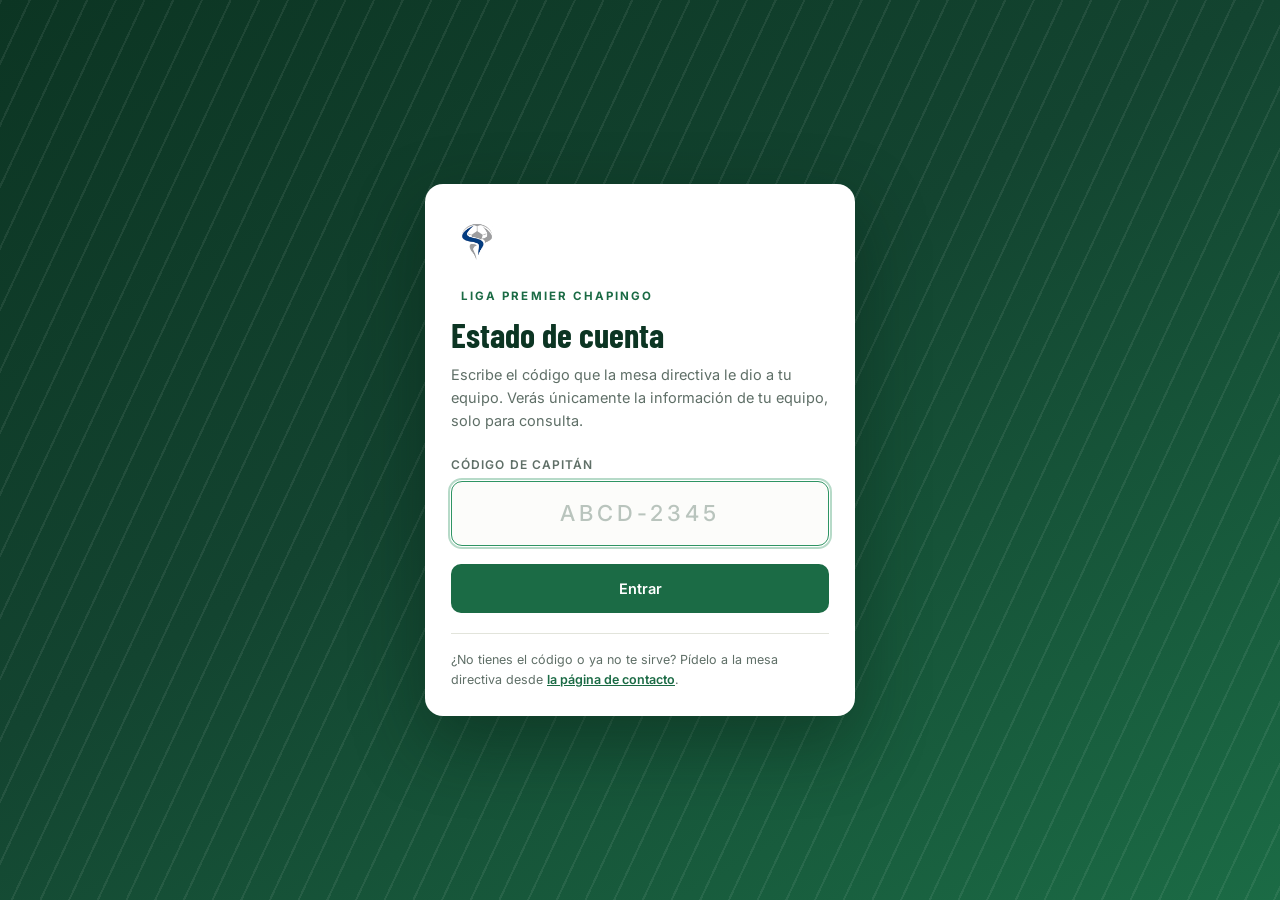
<file: pruebas/capitanes/index.html>
<!doctype html>
<html lang="es-MX">
<head>
<meta charset="utf-8">
<meta name="viewport" content="width=device-width, initial-scale=1, viewport-fit=cover">
<title>Estado de cuenta PRUEBA · Liga Premier Chapingo PRUEBA </title>
<meta name="robots" content="noindex, nofollow">
<meta name="theme-color" content="#1B6B45">
<link rel="icon" href="../icono-192.png">
<link rel="apple-touch-icon" href="../icono-180.png">
<link rel="preconnect" href="https://fonts.googleapis.com">
<link rel="preconnect" href="https://fonts.gstatic.com" crossorigin>
<link href="https://fonts.googleapis.com/css2?family=Barlow+Condensed:wght@500;600;700&family=Inter:wght@400;500;600;700&display=swap" rel="stylesheet">
<style>
/* ===== misma identidad que ligachapingo.com ===== */
:root{
  --verde-900:#0C3523; --verde-800:#123F2B; --verde:#1B6B45; --verde-400:#2E9463;
  --oro:#C9A227; --oro-claro:#EAC85C; --crema:#F4F3EC; --papel:#FFFFFF;
  --tinta:#14231C; --gris:#5F6F67; --linea:#E2E4DB; --rojo:#B3261E; --rojo-suave:#FCEDEC;
  --sombra:0 1px 2px rgba(12,53,35,.06),0 8px 24px rgba(12,53,35,.07);
  --r:14px; --ancho:1060px;
  --display:'Barlow Condensed',Impact,'Arial Narrow',sans-serif;
  --texto:'Inter',-apple-system,BlinkMacSystemFont,'Segoe UI',Roboto,Helvetica,Arial,sans-serif;
}
*{box-sizing:border-box}
html{-webkit-text-size-adjust:100%}
body{margin:0;background:var(--crema);color:var(--tinta);font-family:var(--texto);font-size:16px;line-height:1.6;overflow-x:hidden}
img{max-width:100%;display:block}
button{font:inherit}
.wrap{width:100%;max-width:var(--ancho);margin:0 auto;padding-inline:20px}
.sr{position:absolute;width:1px;height:1px;overflow:hidden;clip:rect(0 0 0 0);white-space:nowrap}

.btn{display:inline-flex;align-items:center;justify-content:center;gap:8px;border:0;border-radius:10px;padding:11px 18px;
  font-size:14.5px;font-weight:600;text-decoration:none;cursor:pointer;transition:background .12s ease,transform .12s ease}
.btn:active{transform:translateY(1px)}
.btn.verde{background:var(--verde);color:#fff}
.btn.verde:hover{background:#175B3B}
.btn.oro{background:var(--oro);color:#2A2005}
.btn.oro:hover{background:#B99020}
.btn.claro{background:#fff;color:var(--verde-900);border:1px solid var(--linea)}
.btn.claro:hover{border-color:var(--verde-400);color:var(--verde)}
.btn.fantasma{background:rgba(255,255,255,.12);color:#fff;border:1px solid rgba(255,255,255,.34)}
.btn.fantasma:hover{background:rgba(255,255,255,.2)}
.btn.sm{padding:8px 13px;font-size:13.5px}
.btn[disabled]{opacity:.55;cursor:default}

/* ===== acceso ===== */
.acceso{min-height:100svh;display:flex;align-items:center;justify-content:center;padding:28px 20px;
  background:linear-gradient(150deg,var(--verde-900) 0%,#134430 45%,var(--verde) 100%);position:relative;overflow:hidden}
.acceso::before{content:"";position:absolute;inset:0;opacity:.13;
  background-image:repeating-linear-gradient(115deg,rgba(255,255,255,.55) 0 2px,transparent 2px 26px)}
.caja{position:relative;z-index:1;width:100%;max-width:430px;background:var(--papel);border-radius:18px;
  padding:30px 26px 26px;box-shadow:0 26px 70px rgba(6,30,19,.42)}
.caja .escudo{width:52px;height:52px;border-radius:14px;margin-bottom:16px}
.caja .et{font-size:11.5px;font-weight:700;letter-spacing:.18em;text-transform:uppercase;color:var(--verde)}
.caja h1{font-family:var(--display);font-weight:700;font-size:34px;line-height:1.05;margin:8px 0 0;color:var(--verde-900)}
.caja .intro{color:var(--gris);font-size:14.5px;margin:10px 0 22px}
.campo{display:flex;flex-direction:column;gap:7px}
.campo label{font-size:12px;font-weight:600;letter-spacing:.09em;text-transform:uppercase;color:var(--gris)}
#codigo{border:1.5px solid var(--linea);border-radius:11px;padding:14px 15px;font:inherit;font-size:22px;font-weight:600;
  letter-spacing:.24em;text-align:center;text-transform:uppercase;background:#FCFCFA;color:var(--verde-900)}
#codigo:focus{outline:2px solid rgba(46,148,99,.35);outline-offset:1px;border-color:var(--verde-400)}
#codigo::placeholder{letter-spacing:.18em;font-weight:500;color:#B9C4BD}
.err{display:none;background:var(--rojo-suave);border:1px solid #F2D2CF;color:var(--rojo);border-radius:10px;
  padding:10px 13px;font-size:13.5px;margin-top:14px}
.err.ver{display:block}
.pie-caja{margin-top:20px;padding-top:16px;border-top:1px solid var(--linea);font-size:12.5px;color:var(--gris)}
.pie-caja a{color:var(--verde);font-weight:600}

/* ===== portal ===== */
#portal{display:none}
.cabecera{background:linear-gradient(140deg,var(--verde-900),#16523A);color:#fff;position:relative;overflow:hidden}
.cabecera::before{content:"";position:absolute;inset:0;opacity:.1;
  background-image:repeating-linear-gradient(115deg,rgba(255,255,255,.6) 0 2px,transparent 2px 24px)}
.cabecera .wrap{position:relative;z-index:1;padding-block:22px 30px}
.barra-sup{display:flex;align-items:center;gap:12px;flex-wrap:wrap;margin-bottom:22px}
.barra-sup .marca{display:flex;align-items:center;gap:10px;min-width:0}
.barra-sup .marca img{width:34px;height:34px;border-radius:10px;flex:none}
.barra-sup .marca span{font-family:var(--display);font-size:19px;font-weight:700;letter-spacing:.05em;text-transform:uppercase;white-space:nowrap}
.barra-sup .sep{flex:1}
.pill{display:inline-flex;align-items:center;gap:8px;background:rgba(255,255,255,.12);border:1px solid rgba(255,255,255,.24);
  border-radius:999px;padding:6px 13px;font-size:11.5px;font-weight:700;letter-spacing:.11em;text-transform:uppercase}
.pill .brillo{width:7px;height:7px;border-radius:50%;background:var(--oro-claro)}
.cabecera h1{font-family:var(--display);font-weight:700;font-size:clamp(32px,6vw,52px);line-height:1;margin:14px 0 0;text-wrap:balance}
.cabecera .ruta{color:#C6DCCE;font-size:14.5px;margin-top:9px}
.cabecera .enc{color:#9FC4AF;font-size:13.5px;margin-top:4px}

.tarjetas{display:grid;grid-template-columns:repeat(4,1fr);gap:14px;margin-top:26px}
.kpi{background:rgba(255,255,255,.08);border:1px solid rgba(255,255,255,.18);border-radius:14px;padding:16px 16px 14px}
.kpi .v{font-family:var(--display);font-size:32px;font-weight:700;line-height:1;color:#fff}
.kpi .e{font-size:11px;letter-spacing:.11em;text-transform:uppercase;color:#9FC4AF;margin-top:7px}
.kpi.deuda{background:rgba(201,162,39,.18);border-color:rgba(234,200,92,.45)}
.kpi.deuda .v{color:var(--oro-claro)}
.kpi.alcorriente{background:rgba(46,148,99,.22);border-color:rgba(120,204,162,.4)}

main{padding-block:34px 60px}
.seccion{margin-bottom:34px}
.titulo{display:flex;align-items:flex-end;gap:12px;flex-wrap:wrap;margin-bottom:16px}
.titulo h2{font-family:var(--display);font-weight:700;font-size:30px;line-height:1;margin:0;color:var(--verde-900)}
.titulo .nota{color:var(--gris);font-size:13.5px;margin-left:auto}
.panel{background:var(--papel);border:1px solid var(--linea);border-radius:var(--r);box-shadow:var(--sombra);overflow:hidden}

.fila{display:grid;grid-template-columns:104px minmax(0,1fr) 104px 104px 108px 44px;gap:12px;align-items:center;
  padding:14px 18px;border-bottom:1px solid #F0F2EE}
.fila:last-child{border-bottom:0}
.fila.enc{background:#FAFBF8;font-size:11.5px;font-weight:700;letter-spacing:.09em;text-transform:uppercase;color:var(--gris);padding-block:11px}
.fila .con{display:flex;flex-direction:column;font-weight:600;font-size:15px;color:var(--verde-900);min-width:0}
.fila .det{display:block;font-weight:400;font-size:12.5px;color:var(--gris);margin-top:2px;overflow-wrap:anywhere}
.num{text-align:right;font-variant-numeric:tabular-nums;white-space:nowrap}
.num.deuda{color:var(--rojo);font-weight:600}
.et{display:inline-flex;align-items:center;gap:6px;border-radius:999px;padding:4px 10px;font-size:11.5px;font-weight:600;white-space:nowrap}
.et.ok{background:#EAF5EE;color:#1B6B45}
.et.pend{background:#FBF3DC;color:#87680F}
.et.parcial{background:#FDF0E6;color:#93520C}
.et.favor{background:#EDF1FA;color:#2A4B8D}
.tk{border:1px solid var(--linea);background:#fff;border-radius:9px;width:36px;height:34px;display:inline-flex;
  align-items:center;justify-content:center;cursor:pointer;color:var(--verde);padding:0}
.tk:hover{border-color:var(--verde-400);background:#F4F8F5}
.tk svg{width:17px;height:17px}
.vacio{padding:34px 20px;text-align:center;color:var(--gris);font-size:14.5px}

/* disponibilidad del equipo (acceso al módulo /disponibilidad/) */
.disp{display:flex;align-items:center;gap:16px;width:100%;text-align:left;cursor:pointer;
  background:linear-gradient(135deg,var(--verde) 0%,#175B3B 100%);color:#fff;border:0;border-radius:var(--r);
  padding:18px 20px;box-shadow:var(--sombra);border-left:6px solid var(--oro);font:inherit;
  transition:transform .12s ease,box-shadow .12s ease}
.disp:hover{box-shadow:0 10px 28px rgba(12,53,35,.18)}
.disp:active{transform:translateY(1px)}
.disp:focus-visible{outline:3px solid var(--oro-claro);outline-offset:2px}
.disp[disabled]{opacity:.7;cursor:progress}
.disp .ico{flex:none;width:48px;height:48px;border-radius:12px;background:rgba(255,255,255,.14);
  display:flex;align-items:center;justify-content:center}
.disp .ico svg{width:26px;height:26px}
.disp .txt{flex:1;min-width:0}
.disp .txt strong{display:block;font-family:var(--display);font-weight:700;font-size:25px;line-height:1.05;letter-spacing:.01em}
.disp .txt small{display:block;font-size:13.5px;color:#D5E8DC;margin-top:4px;line-height:1.35}
.disp .fl{flex:none;font-size:30px;line-height:1;color:var(--oro-claro)}
.disp-err{display:none;margin-top:10px}
.disp-err.ver{display:block}

/* multas */
.fila.multa{grid-template-columns:minmax(0,1fr) 104px 104px 108px}

/* ticket */
.telon{position:fixed;inset:0;z-index:80;background:rgba(9,26,18,.72);display:none;align-items:center;justify-content:center;padding:22px}
.telon.abierto{display:flex}
.modal{background:var(--papel);border-radius:16px;padding:20px;width:100%;max-width:340px;max-height:92vh;overflow:auto}
.modal h3{font-family:var(--display);font-size:22px;margin:0 0 14px;color:var(--verde-900)}
.ticketbox{background:#EFF1EC;padding:14px;border-radius:11px;display:flex;justify-content:center}
.ticket{width:58mm;background:#fff;color:#000;padding:3mm 3mm 5mm;font-family:ui-monospace,SFMono-Regular,Menlo,Consolas,monospace;
  font-size:10px;line-height:1.4;margin:0 auto}
.ticket .tk-brand{font-family:var(--texto);font-weight:800;font-size:14px;text-align:center;line-height:1.1}
.ticket .tk-sub{text-align:center;font-size:9px;margin-top:.6mm}
.ticket hr{border:0;border-top:1px dashed #000;margin:1.8mm 0}
.ticket .kv{display:flex;justify-content:space-between;gap:5px}
.ticket .tk-eq{font-weight:600;font-size:11.5px;line-height:1.25;margin-bottom:.4mm}
.ticket .li{display:flex;justify-content:space-between;gap:5px;margin:.4mm 0}
.ticket .big{display:flex;justify-content:space-between;font-weight:600;font-size:12.5px;margin:.6mm 0}
.ticket .aviso{text-align:center;font-size:8.5px;font-weight:600;line-height:1.3;white-space:pre-line;margin-top:1mm}
.ticket .foot{text-align:center;font-size:8.5px;margin-top:2mm;white-space:pre-line}
#area-impresion{display:none}

footer.pie{border-top:1px solid var(--linea);background:var(--papel);padding-block:24px 34px;color:var(--gris);font-size:13px}
footer.pie a{color:var(--verde);font-weight:600}

@media (max-width:820px){
  .tarjetas{grid-template-columns:repeat(2,1fr)}
  .fila{grid-template-columns:minmax(0,1fr) auto;gap:6px 12px;padding:15px 16px}
  .fila.enc{display:none}
  .fila .con{grid-column:1}
  .fila .tkcell{grid-column:2;grid-row:1/span 4;align-self:start}
  .fila .cel{grid-column:1/-1;display:flex;justify-content:space-between;gap:12px;font-size:13.5px;color:var(--gris)}
  .fila .cel::before{content:attr(data-et);color:var(--gris)}
  .fila .cel .num{text-align:right}
  .fila.multa{grid-template-columns:minmax(0,1fr)}
}
@media (max-width:480px){
  .barra-sup .marca span{display:none}   /* deja solo el escudo: los botones caben en un renglón */
}
@media (max-width:420px){
  .tarjetas{grid-template-columns:1fr 1fr;gap:10px}
  .kpi .v{font-size:27px}
}
@media print{
  body{background:#fff}
  .acceso,.cabecera,main,footer.pie,.telon{display:none!important}
  #area-impresion{display:block}
  @page{size:58mm auto;margin:0}
}
</style>
</head>
<body>

<!-- ===================== ACCESO ===================== -->
<section class="acceso" id="acceso">
  <form class="caja" id="forma-acceso" autocomplete="off">
    <img class="escudo" src="../icono-192.png" alt="Escudo de Liga Premier Chapingo">
    <div class="et">Liga Premier Chapingo</div>
    <h1>Estado de cuenta</h1>
    <p class="intro">Escribe el código que la mesa directiva le dio a tu equipo. Verás únicamente la información de tu equipo, solo para consulta.</p>

    <div class="campo">
      <label for="codigo">Código de capitán</label>
      <input id="codigo" name="codigo" type="text" inputmode="latin" autocapitalize="characters"
             autocomplete="one-time-code" spellcheck="false" maxlength="15" placeholder="ABCD-2345" required>
    </div>

    <div class="err" id="error-acceso" role="alert"></div>

    <button class="btn verde" type="submit" id="btn-entrar" style="width:100%;margin-top:18px;padding-block:13px">Entrar</button>

    <div class="pie-caja">
      ¿No tienes el código o ya no te sirve? Pídelo a la mesa directiva desde
      <a href="../index.html#contacto">la página de contacto</a>.
    </div>
  </form>
</section>

<!-- ===================== PORTAL ===================== -->
<div id="portal">
  <header class="cabecera">
    <div class="wrap">
      <div class="barra-sup">
        <a class="marca" href="../index.html" style="text-decoration:none;color:inherit">
          <img src="../icono-192.png" alt=""><span>Liga Premier Chapingo</span>
        </a>
        <span class="sep"></span>
        <button class="btn fantasma sm" id="btn-refrescar" type="button">Actualizar</button>
        <button class="btn fantasma sm" id="btn-salir" type="button">Salir</button>
      </div>

      <span class="pill"><span class="brillo"></span>Solo consulta</span>
      <h1 id="eq-nombre">—</h1>
      <div class="ruta" id="eq-ruta"></div>
      <div class="enc" id="eq-enc"></div>

      <div class="tarjetas">
        <div class="kpi"><div class="v" id="k-cargos">—</div><div class="e">Cargos del torneo</div></div>
        <div class="kpi"><div class="v" id="k-pagado">—</div><div class="e">Pagado</div></div>
        <div class="kpi" id="k-saldo-caja"><div class="v" id="k-saldo">—</div><div class="e">Saldo pendiente</div></div>
        <div class="kpi"><div class="v" id="k-multas">—</div><div class="e">Multas por cubrir</div></div>
      </div>
    </div>
  </header>

  <main>
    <div class="wrap">

      <section class="seccion" id="seccion-disponibilidad">
        <button class="disp" id="btn-disponibilidad" type="button">
          <span class="ico" aria-hidden="true"><svg viewBox="0 0 24 24" fill="none" stroke="currentColor" stroke-width="1.8" stroke-linecap="round">
            <rect x="3.5" y="5" width="17" height="15" rx="2.5"/><path d="M3.5 9.5h17M8 3v4M16 3v4M8 13.5h2M14 13.5h2M8 16.8h2"/></svg></span>
          <span class="txt">
            <strong>Disponibilidad del equipo</strong>
            <small>Registra los días y horarios en los que tu equipo puede jugar.</small>
          </span>
          <span class="fl" aria-hidden="true">›</span>
        </button>
        <div class="err disp-err" id="error-disponibilidad" role="alert"></div>
      </section>

      <section class="seccion">
        <div class="titulo">
          <h2>Movimientos</h2>
          <span class="nota" id="nota-movs"></span>
        </div>
        <div class="panel" id="panel-movs"></div>
      </section>

      <section class="seccion" id="seccion-multas">
        <div class="titulo">
          <h2>Multas de jugadores</h2>
          <span class="nota" id="nota-multas"></span>
        </div>
        <div class="panel" id="panel-multas"></div>
      </section>

    </div>
  </main>

  <footer class="pie">
    <div class="wrap">
      Esta pantalla es solo de consulta: los cargos y los pagos los registra la mesa directiva.
      Si algo no coincide, avísales desde <a href="../index.html#contacto">contacto</a>.
      <div style="margin-top:8px;font-size:12px" id="pie-rev"></div>
    </div>
  </footer>
</div>

<div class="telon" id="telon">
  <div class="modal" id="modal">
    <h3 id="modal-titulo">Ticket</h3>
    <div class="ticketbox" id="modal-ticket"></div>
    <div style="display:flex;gap:10px;margin-top:14px">
      <button class="btn claro sm" id="btn-cerrar-tk" type="button" style="flex:1">Cerrar</button>
      <button class="btn verde sm" id="btn-imprimir" type="button" style="flex:1">Imprimir</button>
    </div>
    <p style="font-size:11.5px;color:var(--gris);text-align:center;margin:10px 0 0">58 mm · imprime sin márgenes</p>
  </div>
</div>

<div id="area-impresion"></div>

<script>
(function(){
'use strict';

function $(id){ return document.getElementById(id); }
function esc(s){ return String(s == null ? '' : s).replace(/[&<>"']/g, function(c){
  return {'&':'&amp;','<':'&lt;','>':'&gt;','"':'&quot;',"'":'&#39;'}[c]; }); }
function mxn(n){ n = Number(n) || 0;
  return (n < 0 ? '-$' : '$') + Math.abs(n).toLocaleString('es-MX', {minimumFractionDigits:2, maximumFractionDigits:2}); }
function mxn0(n){ n = Number(n) || 0;
  return (n < 0 ? '-$' : '$') + Math.abs(n).toLocaleString('es-MX', {maximumFractionDigits:0}); }
function fecha(s){ if(!s) return ''; var p = String(s).slice(0,10).split('-');
  return p.length === 3 ? p[2] + '/' + p[1] + '/' + p[0] : s; }
function folioTxt(n){ return 'PC-' + String(n == null ? 0 : n).padStart(5, '0'); }

var DATOS = null;
var ICONO_TK = '<svg viewBox="0 0 24 24" fill="none" stroke="currentColor" stroke-width="1.8">'
  + '<path d="M4 7.5A1.5 1.5 0 0 1 5.5 6h13A1.5 1.5 0 0 1 20 7.5V10a2 2 0 0 0 0 4v2.5a1.5 1.5 0 0 1-1.5 1.5h-13'
  + 'A1.5 1.5 0 0 1 4 16.5V14a2 2 0 0 0 0-4z"/></svg>';

/* ---------- llamadas al servidor (todas de lectura) ---------- */
function pedir(accion, cuerpo){
  var op = {credentials:'same-origin', headers:{'Accept':'application/json'}};
  if(cuerpo){ op.method = 'POST'; op.headers['Content-Type'] = 'application/json'; op.body = JSON.stringify(cuerpo); }
  return fetch('api.php?a=' + encodeURIComponent(accion), op).then(function(r){ return r.json(); });
}

/* ---------- acceso ---------- */
var inp = $('codigo'), errores = $('error-acceso'), btn = $('btn-entrar');

inp.addEventListener('input', function(){
  var v = inp.value.toUpperCase().replace(/[^A-Z0-9]/g, '');
  inp.value = v.length > 4 ? v.slice(0, 4) + '-' + v.slice(4, 12) : v;
  errores.classList.remove('ver');
});

function fallo(msg){
  errores.textContent = msg;
  errores.classList.add('ver');
  inp.select();
}

$('forma-acceso').addEventListener('submit', function(ev){
  ev.preventDefault();
  var codigo = inp.value.replace(/[^A-Za-z0-9]/g, '');
  if(!codigo){ return fallo('Escribe tu código de capitán.'); }
  btn.disabled = true;
  btn.textContent = 'Comprobando…';
  pedir('entrar', {codigo: codigo}).then(function(r){
    btn.disabled = false;
    btn.textContent = 'Entrar';
    if(r && r.ok){ inp.value = ''; abrirPortal(); return; }
    fallo((r && r.error) || 'No se pudo entrar. Inténtalo de nuevo.');
  }).catch(function(){
    btn.disabled = false;
    btn.textContent = 'Entrar';
    fallo('No se pudo contactar al servidor. Revisa tu conexión.');
  });
});

/* ---------- portal ---------- */
function abrirPortal(){
  $('acceso').style.display = 'none';
  $('portal').style.display = 'block';
  window.scrollTo(0, 0);
  cargar();
}
function cerrarPortal(){
  DATOS = null;
  $('portal').style.display = 'none';
  $('acceso').style.display = 'flex';
  inp.value = '';
}

function cargar(){
  return pedir('estado').then(function(r){
    if(!r || !r.ok){
      if(r && r.auth === false){ cerrarPortal(); return; }
      $('panel-movs').innerHTML = '<div class="vacio">' + esc((r && r.error) || 'No se pudo leer tu estado de cuenta.') + '</div>';
      return;
    }
    DATOS = r;
    pintar(r);
  }).catch(function(){
    $('panel-movs').innerHTML = '<div class="vacio">No se pudo contactar al servidor.</div>';
  });
}

function etiquetaEstatus(e){
  var c = e === 'Pagado' ? 'ok' : e === 'Pendiente' ? 'pend' : e === 'A favor' ? 'favor' : 'parcial';
  return '<span class="et ' + c + '">' + esc(e) + '</span>';
}

function pintar(r){
  var eq = r.equipo || {}, res = r.resumen || {};

  $('eq-nombre').textContent = eq.nombre || '—';
  $('eq-ruta').textContent = [eq.edicion, eq.disciplina, eq.rama, eq.categoria].filter(Boolean).join(' · ');
  $('eq-enc').textContent = eq.encargado ? 'Representante registrado: ' + eq.encargado : '';
  document.title = (eq.nombre || 'Estado de cuenta') + ' · Liga Premier Chapingo';

  $('k-cargos').textContent = mxn0(res.cargos);
  $('k-pagado').textContent = mxn0(res.pagado);
  $('k-saldo').textContent  = mxn0(res.saldo);
  $('k-multas').textContent = mxn0(res.multasPendientes);
  $('k-saldo-caja').className = 'kpi ' + (Number(res.saldo) > 0.009 ? 'deuda' : 'alcorriente');

  /* movimientos */
  var movs = r.movs || [];
  $('nota-movs').textContent = movs.length
    ? movs.length + (movs.length === 1 ? ' movimiento registrado' : ' movimientos registrados')
    : '';
  $('panel-movs').innerHTML = movs.length
    ? '<div class="fila enc"><span>Fecha</span><span>Concepto</span><span class="num">Cargo</span>'
      + '<span class="num">Pagado</span><span>Estatus</span><span></span></div>'
      + movs.slice().reverse().map(function(m, i){
          var idx = movs.length - 1 - i;
          var detalle = [];
          if(m.jornada) detalle.push('Jornada ' + m.jornada);
          if(m.rival)   detalle.push('vs ' + m.rival);
          if(m.forma)   detalle.push(m.forma);
          if(m.nota)    detalle.push(m.nota);
          return '<div class="fila">'
            + '<span class="cel" data-et="Fecha"><span class="num">' + esc(fecha(m.fecha)) + '</span></span>'
            + '<span class="con">' + esc(m.concepto || 'Movimiento')
              + (detalle.length ? '<span class="det">' + esc(detalle.join(' · ')) + '</span>' : '')
              + '<span class="det">' + esc(folioTxt(m.folio)) + '</span></span>'
            + '<span class="cel num" data-et="Cargo">' + esc(mxn(m.importe)) + '</span>'
            + '<span class="cel num" data-et="Pagado">' + esc(mxn(m.recibido)) + '</span>'
            + '<span class="cel" data-et="Estatus">' + etiquetaEstatus(m.estatus) + '</span>'
            + '<span class="tkcell"><button class="tk" type="button" data-tk="' + idx + '" '
              + 'aria-label="Ver el ticket ' + esc(folioTxt(m.folio)) + '">' + ICONO_TK + '</button></span>'
            + '</div>';
        }).join('')
    : '<div class="vacio">Tu equipo todavía no tiene movimientos registrados.</div>';

  Array.prototype.forEach.call($('panel-movs').querySelectorAll('[data-tk]'), function(b){
    b.onclick = function(){ abrirTicket(+b.getAttribute('data-tk')); };
  });

  /* multas */
  var multas = r.multas || [];
  $('seccion-multas').style.display = multas.length ? '' : 'none';
  $('nota-multas').textContent = multas.length ? multas.length + (multas.length === 1 ? ' registro' : ' registros') : '';
  $('panel-multas').innerHTML = multas.length
    ? '<div class="fila multa enc"><span>Jugador</span><span class="num">Multa</span>'
      + '<span class="num">Cubierto</span><span class="num">Pendiente</span></div>'
      + multas.map(function(m){
          return '<div class="fila multa">'
            + '<span class="con">' + esc(m.jugador || 'Sin nombre')
              + '<span class="det">' + esc([m.concepto, fecha(m.fecha)].filter(Boolean).join(' · ')) + '</span>'
              + (m.nota ? '<span class="det">' + esc(m.nota) + '</span>' : '')
            + '</span>'
            + '<span class="cel num" data-et="Multa">' + esc(mxn(m.monto)) + '</span>'
            + '<span class="cel num" data-et="Cubierto">' + esc(mxn(m.pagado)) + '</span>'
            + '<span class="cel num' + (Number(m.saldo) > 0.009 ? ' deuda' : '') + '" data-et="Pendiente">'
              + esc(mxn(m.saldo)) + '</span>'
            + '</div>';
        }).join('')
    : '';

  $('pie-rev').textContent = r.actualizado
    ? 'Información al corte del ' + fecha(String(r.actualizado).slice(0, 10)) + ' · revisión ' + (r.rev || 0)
    : '';
}

/* ---------- ticket (se arma con los datos del propio equipo) ---------- */
function ticketHTML(m){
  var eq = (DATOS && DATOS.equipo) || {}, liga = (DATOS && DATOS.liga) || {};
  var L = ['<div class="ticket">'];
  L.push('<div class="tk-brand">' + esc(liga.nombre || 'Liga Premier Chapingo') + '</div>');
  if(eq.edicion) L.push('<div class="tk-sub">' + esc(eq.edicion) + '</div>');
  L.push('<hr>');
  L.push('<div class="kv"><span>' + esc(fecha(m.fecha) + ' ' + (m.hora || '')) + '</span><span>'
    + esc(folioTxt(m.folio)) + '</span></div>');
  L.push('<hr>');
  L.push('<div class="tk-eq">' + esc(eq.nombre || '') + '</div>');
  L.push('<div>' + esc([eq.disciplina, eq.rama, eq.categoria].filter(Boolean).join(' · ')) + '</div>');
  if(eq.encargado) L.push('<div>Enc. ' + esc(eq.encargado) + '</div>');
  L.push('<hr>');
  L.push('<div class="li"><span>' + esc(m.concepto) + '</span><span>' + esc(mxn(m.importe)) + '</span></div>');
  if(m.nota) L.push('<div>' + esc(m.nota) + '</div>');
  L.push('<div class="big"><span>RECIBIDO</span><span>' + esc(mxn(m.recibido)) + '</span></div>');
  L.push('<div class="li"><span>' + esc(m.forma || 'Efectivo') + '</span><span>Saldo '
    + esc(mxn(m.saldoAcum)) + '</span></div>');
  L.push('<hr>');
  if(m.entrego) L.push('<div>Entregó: ' + esc(m.entrego) + '</div>');
  if(m.cajero)  L.push('<div>Recibió: ' + esc(m.cajero) + '</div>');
  if(Number(m.adeudo) > 0.009 && liga.avisoCredito){
    L.push('<hr><div class="aviso">' + esc(liga.avisoCredito) + '</div>');
  }
  if(liga.pie) L.push('<div class="foot">' + esc(liga.pie) + '</div>');
  L.push('<div class="tk-sub" style="margin-top:2mm">Copia de consulta</div>');
  L.push('</div>');
  return L.join('');
}

function abrirTicket(i){
  var m = DATOS && DATOS.movs && DATOS.movs[i];
  if(!m) return;
  var html = ticketHTML(m);
  $('modal-titulo').textContent = 'Ticket ' + folioTxt(m.folio);
  $('modal-ticket').innerHTML = html;
  $('area-impresion').innerHTML = html;
  $('telon').classList.add('abierto');
}
function cerrarTicket(){ $('telon').classList.remove('abierto'); }

$('btn-cerrar-tk').onclick = cerrarTicket;
$('btn-imprimir').onclick = function(){ window.print(); };
$('telon').onclick = function(ev){ if(ev.target === $('telon')) cerrarTicket(); };
document.addEventListener('keydown', function(ev){ if(ev.key === 'Escape') cerrarTicket(); });

$('btn-refrescar').onclick = function(){
  var b = $('btn-refrescar');
  b.disabled = true; b.textContent = 'Actualizando…';
  cargar().then(function(){ b.disabled = false; b.textContent = 'Actualizar'; });
};
/* ---------- disponibilidad del equipo ----------
   El servidor entrega un pase de un solo uso para el equipo de ESTA sesión y se
   envía por POST (no queda en la URL ni en el historial). */
$('btn-disponibilidad').onclick = function(){
  var b = $('btn-disponibilidad'), er = $('error-disponibilidad');
  er.classList.remove('ver');
  b.disabled = true;
  pedir('disponibilidad', {}).then(function(r){
    if(r && r.auth === false){ cerrarPortal(); return; }
    if(!r || !r.ok || !r.pase){
      b.disabled = false;
      er.textContent = (r && r.error) || 'No se pudo abrir la disponibilidad. Inténtalo de nuevo.';
      er.classList.add('ver');
      return;
    }
    var f = document.createElement('form');
    f.method = 'post'; f.action = r.url || '../disponibilidad/entrar.php';
    var i = document.createElement('input');
    i.type = 'hidden'; i.name = 'pase'; i.value = r.pase;
    f.appendChild(i); document.body.appendChild(f); f.submit();
  }).catch(function(){
    b.disabled = false;
    er.textContent = 'No se pudo contactar al servidor. Revisa tu conexión.';
    er.classList.add('ver');
  });
};
window.addEventListener('pageshow', function(){ $('btn-disponibilidad').disabled = false; });

$('btn-salir').onclick = function(){
  pedir('salir').then(cerrarPortal).catch(cerrarPortal);
};

/* ---------- arranque: ¿ya había sesión abierta? ---------- */
pedir('sesion').then(function(r){
  if(r && r.auth) abrirPortal();
  else inp.focus();
}).catch(function(){ inp.focus(); });

})();
</script>
</body>
</html>
</file>
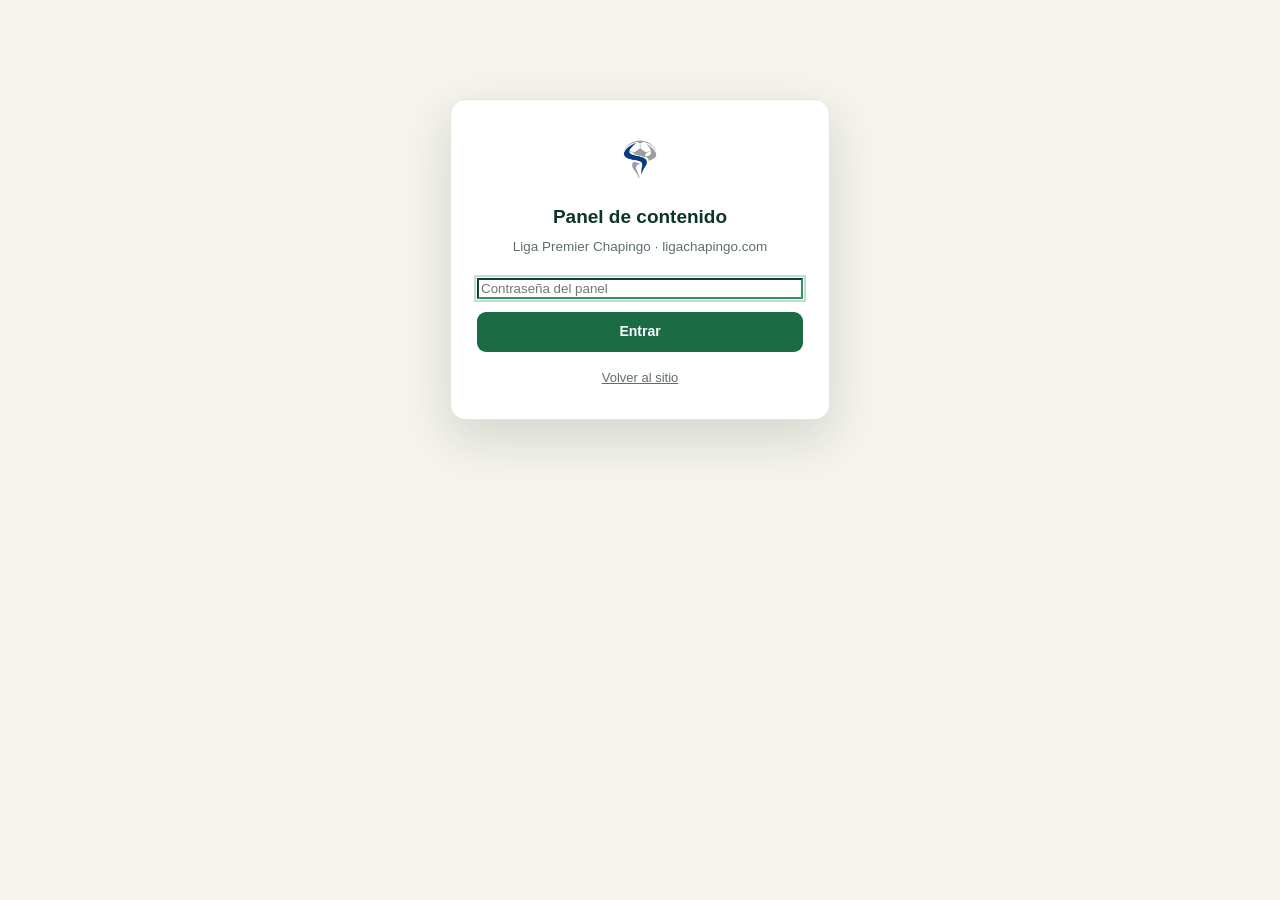
<file: admin.html>
<!doctype html>
<html lang="es-MX">
<head>
<meta charset="utf-8">
<meta name="viewport" content="width=device-width, initial-scale=1">
<title>Panel · Liga Premier Chapingo</title>
<meta name="robots" content="noindex, nofollow">
<meta name="theme-color" content="#1B6B45">
<link rel="icon" href="icono-192.png">
<style>
:root{
  --verde-900:#0C3523;--verde:#1B6B45;--verde-400:#2E9463;--oro:#C9A227;
  --crema:#F4F3EC;--papel:#fff;--tinta:#14231C;--gris:#5F6F67;--linea:#E2E4DB;--mal:#B3261E;
  --texto:-apple-system,BlinkMacSystemFont,'Segoe UI',Roboto,Helvetica,Arial,sans-serif;
}
*{box-sizing:border-box}
body{margin:0;background:var(--crema);color:var(--tinta);font-family:var(--texto);font-size:15px;line-height:1.55}
img{max-width:100%;display:block}
.barra{position:sticky;top:0;z-index:20;background:var(--verde-900);color:#fff;padding:12px 18px;display:flex;align-items:center;gap:14px;flex-wrap:wrap}
.barra .logo{width:32px;height:32px;border-radius:9px}
.barra h1{font-size:16px;margin:0;font-weight:600;letter-spacing:.02em}
.barra .sep{flex:1}
.barra .estado{font-size:12.5px;color:#A9C6B6}
.barra .estado.pend{color:#EAC85C}
.btn{display:inline-flex;align-items:center;justify-content:center;gap:7px;border:0;border-radius:9px;padding:9px 15px;font:inherit;font-size:14px;font-weight:600;cursor:pointer;text-decoration:none}
.btn.verde{background:var(--verde);color:#fff}
.btn.verde:hover{background:#175B3B}
.btn.oro{background:var(--oro);color:#2A2005}
.btn.claro{background:#fff;color:var(--verde-900);border:1px solid var(--linea)}
.btn.fantasma{background:transparent;color:#CFE3D8;border:1px solid rgba(255,255,255,.3)}
.btn.fantasma:hover{background:rgba(255,255,255,.12)}
.btn.sm{padding:6px 11px;font-size:13px}
.btn.mal{background:#FDECEA;color:var(--mal);border:1px solid #F5C6C2}
.btn:disabled{opacity:.5;cursor:not-allowed}
.envoltura{max-width:1060px;margin:0 auto;padding:22px 18px 90px}
.pestanas{display:flex;gap:6px;overflow-x:auto;padding-bottom:12px;margin-bottom:18px;border-bottom:1px solid var(--linea)}
.pestanas button{background:transparent;border:0;border-radius:9px;padding:9px 14px;font:inherit;font-size:14px;font-weight:500;color:var(--gris);cursor:pointer;white-space:nowrap}
.pestanas button:hover{background:#E9EEE9;color:var(--verde)}
.pestanas button.on{background:var(--verde);color:#fff;font-weight:600}
.caja{background:var(--papel);border:1px solid var(--linea);border-radius:13px;padding:20px;margin-bottom:16px;box-shadow:0 1px 2px rgba(12,53,35,.05)}
.caja h2{font-size:15px;margin:0 0 4px;color:var(--verde-900)}
.caja .ayuda{font-size:13px;color:var(--gris);margin:0 0 16px}
.campo{display:flex;flex-direction:column;gap:5px;margin-bottom:13px}
.campo label{font-size:12px;font-weight:600;letter-spacing:.05em;text-transform:uppercase;color:var(--gris)}
.campo input[type=text],.campo input[type=date],.campo input[type=time],.campo textarea,.campo select{
  border:1px solid var(--linea);border-radius:9px;padding:10px 12px;font:inherit;font-size:14.5px;background:#FCFCFA;color:var(--tinta);width:100%}
.campo textarea{min-height:86px;resize:vertical}
.campo input:focus,.campo textarea:focus,.campo select:focus{outline:2px solid rgba(46,148,99,.3);outline-offset:1px;border-color:var(--verde-400)}
.dos{display:grid;grid-template-columns:1fr 1fr;gap:0 14px}
.tres{display:grid;grid-template-columns:1fr 1fr 1fr;gap:0 14px}
.check{flex-direction:row;align-items:center;gap:9px}
.check input{width:18px;height:18px;accent-color:var(--verde)}
.check label{text-transform:none;letter-spacing:0;font-size:14px;font-weight:500;color:var(--tinta)}
.ficha{border:1px solid var(--linea);border-radius:12px;padding:16px;margin-bottom:12px;background:#FBFBF8}
.ficha .cab{display:flex;align-items:center;gap:8px;margin-bottom:12px}
.ficha .cab .num{width:26px;height:26px;border-radius:50%;background:var(--verde);color:#fff;display:flex;align-items:center;justify-content:center;font-size:12.5px;font-weight:700;flex:none}
.ficha .cab .tit{font-weight:600;font-size:14.5px;overflow:hidden;text-overflow:ellipsis;white-space:nowrap}
.ficha .cab .sep{flex:1}
.subida{display:flex;gap:12px;align-items:center}
.subida .prev{width:82px;height:62px;border-radius:9px;background:#EDF1EC;border:1px solid var(--linea);flex:none;overflow:hidden;display:flex;align-items:center;justify-content:center;font-size:11px;color:var(--gris);text-align:center}
.subida .prev img{width:100%;height:100%;object-fit:cover}
.subida .acc{display:flex;flex-direction:column;gap:6px;min-width:0;flex:1}
.subida .ruta{font-size:12px;color:var(--gris);overflow:hidden;text-overflow:ellipsis;white-space:nowrap}
.acceso{max-width:380px;margin:11vh auto;background:#fff;border:1px solid var(--linea);border-radius:15px;padding:30px 26px;box-shadow:0 18px 48px rgba(12,53,35,.14);text-align:center}
.acceso img{width:56px;height:56px;border-radius:14px;margin:0 auto 16px}
.acceso h1{font-size:19px;margin:0 0 6px;color:var(--verde-900)}
.acceso p{font-size:13.5px;color:var(--gris);margin:0 0 20px}
.aviso{padding:11px 14px;border-radius:9px;font-size:13.5px;margin-bottom:14px;display:none}
.aviso.mal{background:#FDECEA;color:var(--mal);border:1px solid #F5C6C2;display:block}
.aviso.bien{background:#E9F5EE;color:#14663F;border:1px solid #C9E4D5;display:block}
.pie-acciones{position:fixed;left:0;right:0;bottom:0;z-index:30;background:rgba(255,255,255,.96);backdrop-filter:blur(8px);border-top:1px solid var(--linea);
  padding:12px 18px;display:flex;gap:12px;align-items:center;justify-content:flex-end}
.pie-acciones .msj{margin-right:auto;font-size:13px;color:var(--gris)}
@media (max-width:700px){.dos,.tres{grid-template-columns:1fr}.envoltura{padding:16px 14px 96px}}
</style>
</head>
<body>

<div id="pantalla-acceso" class="acceso">
  <img src="icono-192.png" alt="">
  <h1>Panel de contenido</h1>
  <p>Liga Premier Chapingo · ligachapingo.com</p>
  <div class="aviso" id="acceso-aviso"></div>
  <div class="campo"><input type="password" id="clave" placeholder="Contraseña del panel" autocomplete="current-password"></div>
  <button class="btn verde" id="entrar" style="width:100%">Entrar</button>
  <p style="margin:16px 0 0"><a href="index.html" style="color:var(--gris);font-size:13px">Volver al sitio</a></p>
</div>

<div id="app" hidden>
  <div class="barra">
    <img class="logo" src="icono-192.png" alt="">
    <h1>Panel de contenido</h1>
    <span class="estado" id="estado">Todo guardado</span>
    <span class="sep"></span>
    <a class="btn fantasma sm" href="index.html" target="_blank" rel="noopener">Ver sitio</a>
    <button class="btn fantasma sm" id="salir">Salir</button>
  </div>

  <div class="envoltura">
    <div class="pestanas" id="pestanas"></div>
    <div class="aviso" id="aviso"></div>
    <div id="panel"></div>
  </div>

  <div class="pie-acciones">
    <span class="msj" id="msj">Los cambios se publican al guardar.</span>
    <button class="btn claro" id="descartar">Descartar cambios</button>
    <button class="btn verde" id="guardar">Guardar y publicar</button>
  </div>
</div>

<input type="file" id="archivo-oculto" hidden accept="image/*,application/pdf">

<script>
(function(){
'use strict';

var C = null, rev = 0, sucio = false, pestana = 'sitio', destinoSubida = null;

function $(id){ return document.getElementById(id); }
function esc(s){ return String(s == null ? '' : s)
  .replace(/&/g,'&amp;').replace(/</g,'&lt;').replace(/>/g,'&gt;').replace(/"/g,'&quot;').replace(/'/g,'&#39;'); }

function pedir(a, datos){
  var op = {credentials:'same-origin'};
  if(datos){ op.method = 'POST'; op.headers = {'Content-Type':'application/json'}; op.body = JSON.stringify(datos); }
  return fetch('contenido.php?a=' + a, op).then(function(r){ return r.json(); });
}
function marcarSucio(){ sucio = true; $('estado').textContent = 'Cambios sin guardar'; $('estado').className = 'estado pend'; }
function marcarLimpio(){ sucio = false; $('estado').textContent = 'Todo guardado'; $('estado').className = 'estado'; }
function avisar(texto, clase){
  var a = $('aviso'); a.textContent = texto; a.className = 'aviso ' + (clase || 'bien');
  if(clase !== 'mal') setTimeout(function(){ a.className = 'aviso'; }, 4000);
}

/* ---------- acceso a valores por ruta ---------- */
function leer(ruta){
  var p = ruta.split('.'), o = C;
  for(var i = 0; i < p.length; i++){ if(o == null) return ''; o = o[p[i]]; }
  return o == null ? '' : o;
}
function escribir(ruta, valor){
  var p = ruta.split('.'), o = C;
  for(var i = 0; i < p.length - 1; i++){
    if(o[p[i]] == null) o[p[i]] = /^\d+$/.test(p[i+1]) ? [] : {};
    o = o[p[i]];
  }
  o[p[p.length - 1]] = valor;
  marcarSucio();
}

/* ---------- esquema del contenido ---------- */
var T = {
  txt:'texto', area:'area', fecha:'fecha', hora:'hora', img:'imagen', arch:'archivo', check:'check'
};
var ESQUEMA = [
  {clave:'sitio', nombre:'Identidad', ayuda:'El nombre y la línea que acompañan al escudo en el encabezado y el pie.',
   campos:[
     {k:'nombre', et:'Nombre de la liga', t:T.txt},
     {k:'subtitulo', et:'Línea bajo el nombre (encabezado)', t:T.txt},
     {k:'lema', et:'Lema (pie de página)', t:T.txt}
   ]},
  {clave:'hero', nombre:'Portada', ayuda:'Lo primero que se ve al abrir ligachapingo.com.',
   campos:[
     {k:'eyebrow', et:'Etiqueta pequeña', t:T.txt},
     {k:'titulo', et:'Título grande', t:T.txt},
     {k:'texto', et:'Párrafo de entrada', t:T.area}
   ]},
  {clave:'torneo', nombre:'Torneo actual', ayuda:'Se muestra en la franja superior del sitio y en la sección "Torneo actual".',
   campos:[
     {k:'nombre', et:'Nombre del torneo (ej. Tercera Edición)', t:T.txt},
     {k:'estado', et:'Estado (En curso, Inscripciones abiertas…)', t:T.txt, mitad:true},
     {k:'jornada', et:'Jornada', t:T.txt, mitad:true},
     {k:'fechas', et:'Días y horarios', t:T.txt, mitad:true},
     {k:'sede', et:'Sede', t:T.txt, mitad:true},
     {k:'texto', et:'Descripción', t:T.area}
   ],
   listas:[
     {k:'datos', nombre:'Cifras destacadas', titulo:'etiqueta', ayuda:'Se ven en la sección "Torneo actual".',
      campos:[{k:'valor', et:'Cifra', t:T.txt, mitad:true},{k:'etiqueta', et:'Etiqueta', t:T.txt, mitad:true}]},
     {k:'enlaces', nombre:'Enlaces de calendario y resultados', titulo:'titulo',
      campos:[{k:'titulo', et:'Título', t:T.txt},{k:'url', et:'Enlace (https://… o #tablas)', t:T.txt, mitad:true},{k:'nota', et:'Nota corta', t:T.txt, mitad:true}]}
   ]},
  {clave:'eventos', nombre:'Eventos', lista:true, titulo:'titulo', ayuda:'Juntas, jornadas especiales, premiaciones.',
   campos:[
     {k:'titulo', et:'Título', t:T.txt},
     {k:'fecha', et:'Fecha', t:T.fecha, mitad:true},
     {k:'hora', et:'Hora', t:T.hora, mitad:true},
     {k:'lugar', et:'Lugar', t:T.txt},
     {k:'texto', et:'Descripción', t:T.area},
     {k:'imagen', et:'Imagen', t:T.img}
   ]},
  {clave:'campeones', nombre:'Campeones', lista:true, titulo:'equipo', ayuda:'Un registro por campeón: edición, disciplina, rama y categoría.',
   campos:[
     {k:'equipo', et:'Equipo campeón', t:T.txt},
     {k:'anio', et:'Año', t:T.txt, tercio:true},
     {k:'edicion', et:'Edición', t:T.txt, tercio:true},
     {k:'disciplina', et:'Disciplina', t:T.txt, tercio:true},
     {k:'rama', et:'Rama', t:T.txt, mitad:true},
     {k:'categoria', et:'Categoría', t:T.txt, mitad:true},
     {k:'imagen', et:'Foto del equipo', t:T.img}
   ]},
  {clave:'galeria', nombre:'Galería', lista:true, titulo:'titulo', ayuda:'Las fotos se ven en cuadrícula y se abren en grande al tocarlas.',
   campos:[
     {k:'titulo', et:'Pie de foto', t:T.txt},
     {k:'imagen', et:'Fotografía', t:T.img}
   ]},
  {clave:'arbitrajes', nombre:'Arbitrajes', ayuda:'La franja verde que lleva a los capitanes al portal de consulta del estado de cuenta (capitanes/).',
   campos:[
     {k:'titulo', et:'Título de la sección', t:T.txt},
     {k:'texto', et:'Descripción', t:T.area},
     {k:'aviso', et:'Nota dentro de la tarjeta', t:T.area},
     {k:'url', et:'Carpeta del sistema', t:T.txt,
      nota:'Ya no se usa en el sitio: los botones llevan siempre a capitanes/, el portal de solo consulta.'}
   ]},
  {clave:'contacto', nombre:'Contacto', ayuda:'El WhatsApp también se usa en el botón "Enviar por WhatsApp" del formulario de contacto.',
   campos:[
     {k:'texto', et:'Texto de presentación', t:T.area},
     {k:'whatsapp', et:'WhatsApp (10 dígitos o con lada 52)', t:T.txt, mitad:true},
     {k:'telefono', et:'Teléfono', t:T.txt, mitad:true},
     {k:'correo', et:'Correo', t:T.txt, mitad:true},
     {k:'direccion', et:'Dirección', t:T.txt, mitad:true},
     {k:'facebook', et:'Facebook (URL)', t:T.txt, tercio:true},
     {k:'instagram', et:'Instagram (URL)', t:T.txt, tercio:true},
     {k:'tiktok', et:'TikTok (URL)', t:T.txt, tercio:true}
   ]}
];

/* ---------- pintado de campos ---------- */
function campoHTML(def, ruta){
  var v = leer(ruta), id = 'c_' + ruta.replace(/\./g, '_');
  var clase = 'campo' + (def.t === T.check ? ' check' : '');
  var estilo = def.mitad || def.tercio ? '' : '';
  if(def.t === T.check){
    return '<div class="' + clase + '"><input type="checkbox" id="' + id + '" data-ruta="' + esc(ruta) + '" data-tipo="check"'
      + (v ? ' checked' : '') + '><label for="' + id + '">' + esc(def.et) + '</label></div>';
  }
  var cab = '<div class="' + clase + '"><label for="' + id + '">' + esc(def.et) + '</label>';
  var pie = (def.nota ? '<span style="font-size:12px;color:var(--gris)">' + esc(def.nota) + '</span>' : '') + '</div>';
  if(def.t === T.area)  return cab + '<textarea id="' + id + '" data-ruta="' + esc(ruta) + '">' + esc(v) + '</textarea>' + pie;
  if(def.t === T.fecha) return cab + '<input type="date" id="' + id + '" data-ruta="' + esc(ruta) + '" value="' + esc(v) + '">' + pie;
  if(def.t === T.hora)  return cab + '<input type="time" id="' + id + '" data-ruta="' + esc(ruta) + '" value="' + esc(v) + '">' + pie;
  if(def.t === T.img || def.t === T.arch){
    var esPdf = /\.pdf$/i.test(String(v));
    var prev = v
      ? (esPdf ? '<span>PDF</span>' : '<img src="' + esc(v) + '" alt="">')
      : '<span>Sin archivo</span>';
    return cab
      + '<div class="subida"><span class="prev">' + prev + '</span><span class="acc">'
      + '<span style="display:flex;gap:7px;flex-wrap:wrap">'
      + '<button type="button" class="btn claro sm" data-subir="' + esc(ruta) + '" data-acepta="' + (def.t === T.arch ? 'application/pdf,image/*' : 'image/*') + '">Subir archivo</button>'
      + (v ? '<button type="button" class="btn mal sm" data-quitar="' + esc(ruta) + '">Quitar</button>' : '')
      + '</span>'
      + '<span class="ruta">' + (v ? esc(v) : 'Ningún archivo cargado') + '</span>'
      + '</span></div>' + pie;
  }
  return cab + '<input type="text" id="' + id + '" data-ruta="' + esc(ruta) + '" value="' + esc(v) + '">' + pie;
}

function gruposHTML(campos, base){
  var html = '', i = 0;
  while(i < campos.length){
    var d = campos[i];
    if(d.mitad || d.tercio){
      var clase = d.tercio ? 'tres' : 'dos', n = d.tercio ? 3 : 2, bloque = '', j = 0;
      while(j < n && i < campos.length && (campos[i].mitad || campos[i].tercio)){
        bloque += campoHTML(campos[i], base + '.' + campos[i].k); i++; j++;
      }
      html += '<div class="' + clase + '">' + bloque + '</div>';
    } else {
      html += campoHTML(d, base + '.' + d.k); i++;
    }
  }
  return html;
}

function listaHTML(def, clave){
  var arr = leer(clave);
  if(!Array.isArray(arr)){ arr = []; escribir(clave, arr); }
  var html = arr.map(function(it, i){
    var titulo = it[def.titulo] || '(sin título)';
    return '<div class="ficha"><div class="cab"><span class="num">' + (i + 1) + '</span>'
      + '<span class="tit">' + esc(titulo) + '</span><span class="sep"></span>'
      + '<button class="btn claro sm" data-mover="' + clave + '|' + i + '|-1"' + (i === 0 ? ' disabled' : '') + '>&uarr;</button>'
      + '<button class="btn claro sm" data-mover="' + clave + '|' + i + '|1"' + (i === arr.length - 1 ? ' disabled' : '') + '>&darr;</button>'
      + '<button class="btn mal sm" data-borrar="' + clave + '|' + i + '">Eliminar</button></div>'
      + gruposHTML(def.campos, clave + '.' + i) + '</div>';
  }).join('');
  if(!arr.length) html = '<p style="color:var(--gris);font-size:14px;margin:0 0 14px">Todavía no hay registros en esta sección.</p>';
  return html + '<button class="btn verde sm" data-agregar="' + clave + '">+ Agregar</button>';
}

function pintar(){
  $('pestanas').innerHTML = ESQUEMA.map(function(s){
    return '<button data-p="' + s.clave + '"' + (s.clave === pestana ? ' class="on"' : '') + '>' + esc(s.nombre) + '</button>';
  }).join('');

  var s = ESQUEMA.filter(function(x){ return x.clave === pestana; })[0];
  var html = '<div class="caja"><h2>' + esc(s.nombre) + '</h2>'
    + (s.ayuda ? '<p class="ayuda">' + esc(s.ayuda) + '</p>' : '');
  html += s.lista ? listaHTML(s, s.clave) : gruposHTML(s.campos, s.clave);
  html += '</div>';

  (s.listas || []).forEach(function(sub){
    html += '<div class="caja"><h2>' + esc(sub.nombre) + '</h2>'
      + (sub.ayuda ? '<p class="ayuda">' + esc(sub.ayuda) + '</p>' : '')
      + listaHTML(sub, s.clave + '.' + sub.k) + '</div>';
  });

  $('panel').innerHTML = html;
  conectar();
}

function conectar(){
  Array.prototype.forEach.call($('panel').querySelectorAll('[data-ruta]'), function(el){
    if(el.getAttribute('data-tipo') === 'check'){
      el.onchange = function(){ escribir(el.getAttribute('data-ruta'), el.checked); };
    } else {
      el.oninput = function(){ escribir(el.getAttribute('data-ruta'), el.value); };
      el.onblur = function(){
        var r = el.getAttribute('data-ruta');
        if(/\.(titulo|nombre|equipo|etiqueta)$/.test(r)) pintar();
      };
    }
  });
  Array.prototype.forEach.call($('panel').querySelectorAll('[data-subir]'), function(b){
    b.onclick = function(){
      destinoSubida = b.getAttribute('data-subir');
      $('archivo-oculto').accept = b.getAttribute('data-acepta');
      $('archivo-oculto').value = '';
      $('archivo-oculto').click();
    };
  });
  Array.prototype.forEach.call($('panel').querySelectorAll('[data-quitar]'), function(b){
    b.onclick = function(){ escribir(b.getAttribute('data-quitar'), ''); pintar(); };
  });
  Array.prototype.forEach.call($('panel').querySelectorAll('[data-agregar]'), function(b){
    b.onclick = function(){
      var clave = b.getAttribute('data-agregar');
      var arr = leer(clave); if(!Array.isArray(arr)) arr = [];
      arr.push({id:'x' + Date.now().toString(36)});
      escribir(clave, arr); pintar();
    };
  });
  Array.prototype.forEach.call($('panel').querySelectorAll('[data-borrar]'), function(b){
    b.onclick = function(){
      var p = b.getAttribute('data-borrar').split('|'), arr = leer(p[0]);
      if(!confirm('¿Eliminar este registro?')) return;
      arr.splice(+p[1], 1); escribir(p[0], arr); pintar();
    };
  });
  Array.prototype.forEach.call($('panel').querySelectorAll('[data-mover]'), function(b){
    b.onclick = function(){
      var p = b.getAttribute('data-mover').split('|'), arr = leer(p[0]);
      var i = +p[1], j = i + (+p[2]);
      if(j < 0 || j >= arr.length) return;
      var t = arr[i]; arr[i] = arr[j]; arr[j] = t;
      escribir(p[0], arr); pintar();
    };
  });
  Array.prototype.forEach.call($('pestanas').querySelectorAll('[data-p]'), function(b){
    b.onclick = function(){ pestana = b.getAttribute('data-p'); pintar(); window.scrollTo(0, 0); };
  });
}

/* ---------- subida de archivos ---------- */
$('archivo-oculto').onchange = function(){
  var f = this.files && this.files[0];
  if(!f || !destinoSubida) return;
  var fd = new FormData();
  fd.append('archivo', f);
  avisar('Subiendo ' + f.name + '…', 'bien');
  fetch('contenido.php?a=subir', {method:'POST', body:fd, credentials:'same-origin'})
    .then(function(r){ return r.json(); })
    .then(function(r){
      if(r && r.ok){ escribir(destinoSubida, r.ruta); pintar(); avisar('Archivo cargado. No olvides guardar.', 'bien'); }
      else avisar((r && r.error) || 'No se pudo subir el archivo.', 'mal');
    })
    .catch(function(){ avisar('No se pudo contactar al servidor.', 'mal'); });
};

/* ---------- guardar ---------- */
$('guardar').onclick = function(){
  $('guardar').disabled = true;
  pedir('guardar', {rev:rev, contenido:C}).then(function(r){
    $('guardar').disabled = false;
    if(r && r.ok){ rev = r.rev; marcarLimpio(); avisar('Publicado. El sitio ya muestra los cambios.', 'bien'); return; }
    if(r && r.auth === false){ avisar('La sesión venció. Vuelve a entrar.', 'mal'); setTimeout(function(){ location.reload(); }, 1500); return; }
    if(r && r.conflicto){
      avisar('Alguien más guardó cambios desde otro dispositivo. Se recargó la versión del servidor.', 'mal');
      C = r.contenido; rev = r.rev; marcarLimpio(); pintar(); return;
    }
    avisar((r && r.error) || 'No se pudo guardar.', 'mal');
  }).catch(function(){
    $('guardar').disabled = false;
    avisar('No se pudo contactar al servidor.', 'mal');
  });
};
$('descartar').onclick = function(){
  if(sucio && !confirm('Se perderán los cambios que no has guardado. ¿Continuar?')) return;
  cargar();
};
$('salir').onclick = function(){
  if(sucio && !confirm('Tienes cambios sin guardar. ¿Salir de todos modos?')) return;
  pedir('salir').then(function(){ location.reload(); });
};
window.addEventListener('beforeunload', function(e){
  if(sucio){ e.preventDefault(); e.returnValue = ''; return ''; }
});

/* ---------- arranque ---------- */
function cargar(){
  return pedir('ver').then(function(r){
    if(r && r.ok){ C = r.contenido || {}; rev = r.rev || 0; marcarLimpio(); pintar(); }
  });
}
function abrirPanel(){
  $('pantalla-acceso').hidden = true;
  $('pantalla-acceso').style.display = 'none';
  $('app').hidden = false;
  cargar();
}
$('entrar').onclick = function(){
  var v = $('clave').value;
  $('entrar').disabled = true;
  pedir('login', {clave:v}).then(function(r){
    $('entrar').disabled = false;
    if(r && r.ok) return abrirPanel();
    var a = $('acceso-aviso');
    a.className = 'aviso mal';
    a.textContent = r && r.bloqueado ? 'Demasiados intentos. Espera cinco minutos.' : 'Contraseña incorrecta.';
    $('clave').value = ''; $('clave').focus();
  }).catch(function(){
    $('entrar').disabled = false;
    var a = $('acceso-aviso'); a.className = 'aviso mal';
    a.textContent = 'No se pudo contactar al servidor. ¿Está subido contenido.php?';
  });
};
$('clave').addEventListener('keydown', function(e){ if(e.key === 'Enter') $('entrar').click(); });

pedir('sesion').then(function(r){
  if(r && r.dentro) abrirPanel();
  else $('clave').focus();
}).catch(function(){ $('clave').focus(); });
})();
</script>
</body>
</html>
</file>
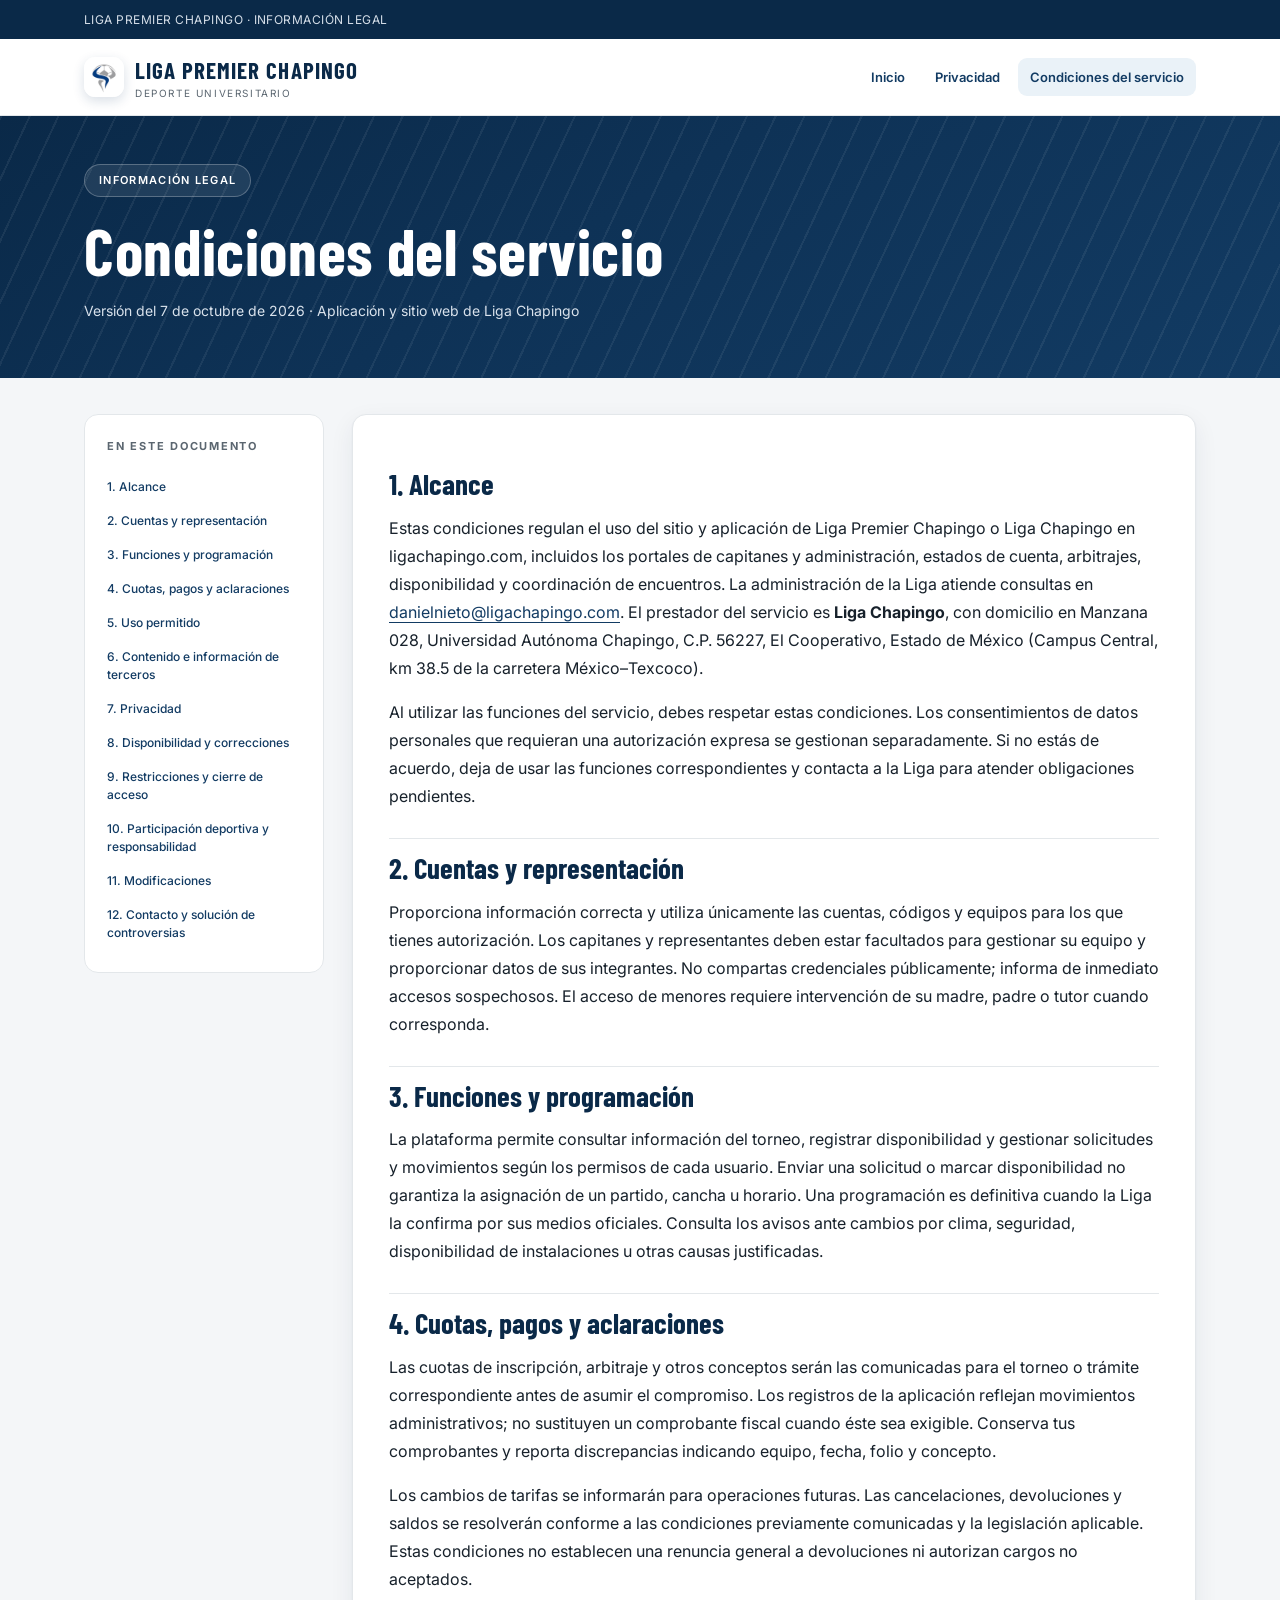
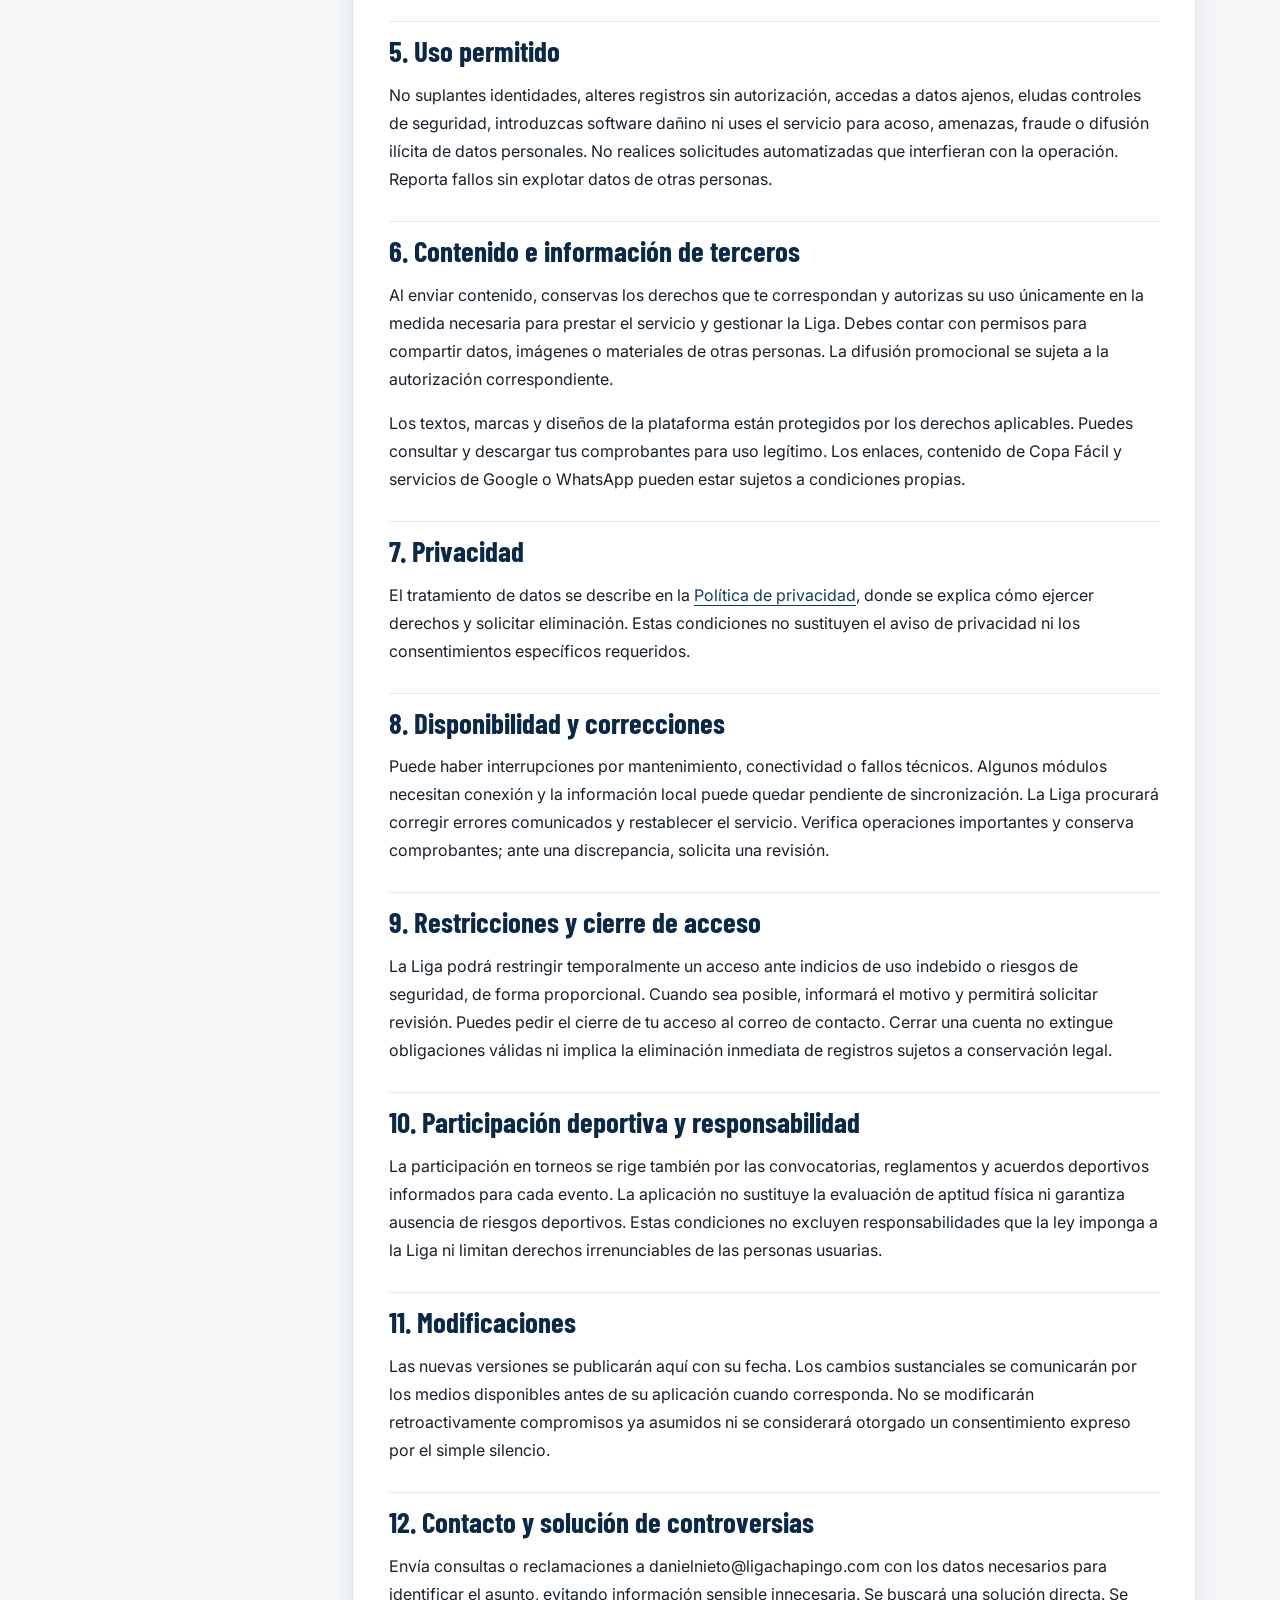
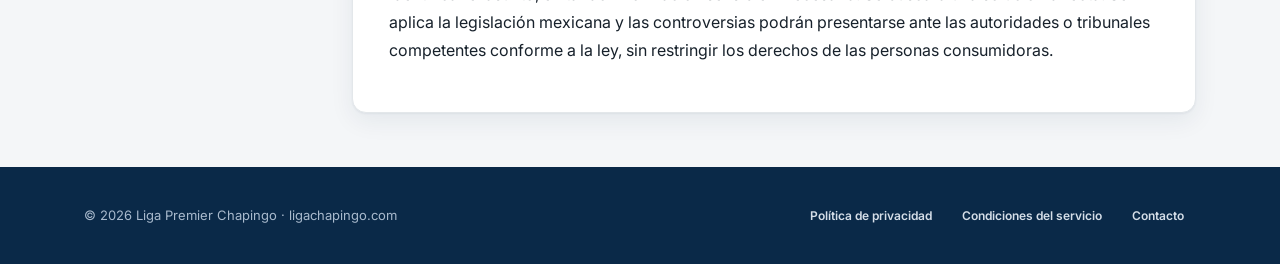
<file: condiciones.html>
<!doctype html><html lang="es-MX"><head><meta charset="utf-8"><meta name="viewport" content="width=device-width, initial-scale=1"><title>Condiciones del servicio · Liga Chapingo</title><meta name="description" content="Condiciones de uso de la aplicación y los portales de Liga Chapingo."><link rel="preconnect" href="https://fonts.googleapis.com"><link rel="preconnect" href="https://fonts.gstatic.com" crossorigin><link href="https://fonts.googleapis.com/css2?family=Barlow+Condensed:wght@500;600;700&amp;family=Inter:wght@400;500;600;700&amp;display=swap" rel="stylesheet"><meta name="theme-color" content="#0A2948"><link rel="icon" href="icono-192.png"><style>:root{color-scheme:light;--navy:#0A2948;--blue:#123B63;--silver:#BFC5CA;--paper:#F4F6F8;--ink:#17212B;--muted:#5B6670;--line:#E3E7EA;--display:'Barlow Condensed',Impact,'Arial Narrow',sans-serif;--text:'Inter',-apple-system,BlinkMacSystemFont,'Segoe UI',sans-serif}*{box-sizing:border-box}html{scroll-behavior:smooth;scroll-padding-top:100px}body{margin:0;background:var(--paper);color:var(--ink);font:16px/1.75 var(--text)}a{color:var(--blue);text-underline-offset:4px}a:focus-visible{outline:3px solid #2468A8;outline-offset:5px}.wrap{max-width:1160px;margin:auto;padding-inline:24px}.cinta{background:var(--navy);color:#D5DEE8;font-size:12px;letter-spacing:.04em;padding:9px 0}.barra{background:#fff;border-bottom:1px solid var(--line)}.barra .wrap{display:flex;align-items:center;justify-content:space-between;gap:24px;padding-block:17px}.marca{display:flex;align-items:center;gap:11px;text-decoration:none;min-width:0}.escudo{width:40px;height:40px;border-radius:11px;box-shadow:0 4px 12px #123b6329}.marca .txt{display:flex;flex-direction:column;line-height:1}.marca .n{font:700 23px var(--display);letter-spacing:.045em;text-transform:uppercase;color:var(--navy)}.marca .s{font-size:10px;letter-spacing:.16em;text-transform:uppercase;color:var(--muted);margin-top:4px}nav{display:flex;flex-wrap:wrap;gap:6px}nav a{padding:8px 12px;border-radius:9px;text-decoration:none;font-size:13px;font-weight:600}nav a:hover,nav a[aria-current]{background:#EAF2F8}.portada{position:relative;overflow:hidden;background:linear-gradient(150deg,#0A2948,#0E3256 45%,#123B63);color:#fff}.portada:before{content:'';position:absolute;inset:0;opacity:.12;background:repeating-linear-gradient(115deg,#ffffff88 0 2px,transparent 2px 26px)}.portada .wrap{position:relative;padding-block:48px 54px}.pill{display:inline-block;border:1px solid #ffffff40;background:#ffffff16;border-radius:99px;padding:6px 14px;font-size:11px;font-weight:600;letter-spacing:.12em;text-transform:uppercase}h1{font:700 clamp(38px,6vw,64px)/1.05 var(--display);margin:20px 0 15px;letter-spacing:.01em}.fecha{font-size:14px;color:#D9E2EC;margin:0}.legal-layout{display:grid;grid-template-columns:240px minmax(0,1fr);gap:28px;align-items:start;padding-block:36px 54px}.indice{background:#fff;border:1px solid var(--line);border-radius:14px;padding:22px;position:sticky;top:24px}.indice h2{font-size:11px;letter-spacing:.16em;text-transform:uppercase;margin:0 0 14px;color:var(--muted)}.indice nav{display:block}.indice a{display:block;padding:8px 0;font-size:12px;line-height:1.5;font-weight:500}.documento{min-width:0;background:#fff;border:1px solid var(--line);border-radius:14px;padding:12px 36px 32px;box-shadow:0 1px 2px #0a29480d,0 8px 24px #0a294812}.documento h2{font:700 29px/1.2 var(--display);color:var(--navy);margin:28px 0 12px;padding-top:12px;border-top:1px solid var(--line)}.documento h2:first-child{border-top:0}.documento p{margin:0 0 16px}.documento li{margin-bottom:10px}.documento ul{padding-left:22px}.documento a{overflow-wrap:anywhere}.pie{background:var(--navy);color:#A9BACD;padding:30px 0;font-size:13px}.pie .wrap{display:flex;flex-wrap:wrap;align-items:center;justify-content:space-between;gap:20px}.pie a{color:#D5DEE8}.pie p{margin:0}.pie nav a{font-size:12px}.pie nav a:hover{background:#ffffff14}@media(max-width:800px){.legal-layout{grid-template-columns:1fr}.indice{position:static}.indice nav{display:grid;grid-template-columns:1fr 1fr;gap:0 18px}.barra .wrap{flex-wrap:wrap;gap:12px}.barra nav{width:100%}.documento{padding:8px 24px 24px}}@media(max-width:480px){.wrap{padding-inline:18px}.marca .n{font-size:21px}.indice nav{grid-template-columns:1fr}.portada .wrap{padding-block:32px 38px}.documento{padding-inline:20px}body{font-size:15px}.legal-layout{gap:18px;padding-block:24px 36px}}@media print{.cinta,.barra,.indice,.pie{display:none}.portada{background:none;color:#000}.portada:before{display:none}.portada .wrap{padding:0}.fecha{color:#333}.legal-layout{display:block;padding:0}.documento{border:0;box-shadow:none;padding:0}body{background:#fff}.documento h2{break-after:avoid}}</style><link rel="canonical" href="https://ligachapingo.com/condiciones.html"></head><body><div class="cinta"><div class="wrap">LIGA PREMIER CHAPINGO · INFORMACIÓN LEGAL</div></div><header class="barra"><div class="wrap"><a class="marca" href="index.html"><img class="escudo" src="icono-192.png" alt="Escudo de Liga Chapingo"><span class="txt"><span class="n">Liga Premier Chapingo</span><span class="s">Deporte universitario</span></span></a><nav aria-label="Navegación principal"><a href="index.html">Inicio</a><a href="privacidad.html">Privacidad</a><a href="condiciones.html" aria-current="page">Condiciones del servicio</a></nav></div></header><main><section class="portada" aria-labelledby="titulo"><div class="wrap"><span class="pill">Información legal</span><h1 id="titulo">Condiciones del servicio</h1><p class="fecha">Versión del 7 de octubre de 2026 · Aplicación y sitio web de Liga Chapingo</p></div></section><div class="wrap legal-layout"><aside class="indice"><h2>En este documento</h2><nav aria-label="Índice del documento"><a href="#seccion-1">1. Alcance</a><a href="#seccion-2">2. Cuentas y representación</a><a href="#seccion-3">3. Funciones y programación</a><a href="#seccion-4">4. Cuotas, pagos y aclaraciones</a><a href="#seccion-5">5. Uso permitido</a><a href="#seccion-6">6. Contenido e información de terceros</a><a href="#seccion-7">7. Privacidad</a><a href="#seccion-8">8. Disponibilidad y correcciones</a><a href="#seccion-9">9. Restricciones y cierre de acceso</a><a href="#seccion-10">10. Participación deportiva y responsabilidad</a><a href="#seccion-11">11. Modificaciones</a><a href="#seccion-12">12. Contacto y solución de controversias</a></nav></aside><article class="documento" aria-labelledby="titulo">
<h2 id="seccion-1">1. Alcance</h2><p>Estas condiciones regulan el uso del sitio y aplicación de Liga Premier Chapingo o Liga Chapingo en ligachapingo.com, incluidos los portales de capitanes y administración, estados de cuenta, arbitrajes, disponibilidad y coordinación de encuentros. La administración de la Liga atiende consultas en <a href="mailto:danielnieto@ligachapingo.com">danielnieto@ligachapingo.com</a>. El prestador del servicio es <strong>Liga Chapingo</strong>, con domicilio en Manzana 028, Universidad Autónoma Chapingo, C.P. 56227, El Cooperativo, Estado de México (Campus Central, km 38.5 de la carretera México–Texcoco).</p><p>Al utilizar las funciones del servicio, debes respetar estas condiciones. Los consentimientos de datos personales que requieran una autorización expresa se gestionan separadamente. Si no estás de acuerdo, deja de usar las funciones correspondientes y contacta a la Liga para atender obligaciones pendientes.</p>
<h2 id="seccion-2">2. Cuentas y representación</h2><p>Proporciona información correcta y utiliza únicamente las cuentas, códigos y equipos para los que tienes autorización. Los capitanes y representantes deben estar facultados para gestionar su equipo y proporcionar datos de sus integrantes. No compartas credenciales públicamente; informa de inmediato accesos sospechosos. El acceso de menores requiere intervención de su madre, padre o tutor cuando corresponda.</p>
<h2 id="seccion-3">3. Funciones y programación</h2><p>La plataforma permite consultar información del torneo, registrar disponibilidad y gestionar solicitudes y movimientos según los permisos de cada usuario. Enviar una solicitud o marcar disponibilidad no garantiza la asignación de un partido, cancha u horario. Una programación es definitiva cuando la Liga la confirma por sus medios oficiales. Consulta los avisos ante cambios por clima, seguridad, disponibilidad de instalaciones u otras causas justificadas.</p>
<h2 id="seccion-4">4. Cuotas, pagos y aclaraciones</h2><p>Las cuotas de inscripción, arbitraje y otros conceptos serán las comunicadas para el torneo o trámite correspondiente antes de asumir el compromiso. Los registros de la aplicación reflejan movimientos administrativos; no sustituyen un comprobante fiscal cuando éste sea exigible. Conserva tus comprobantes y reporta discrepancias indicando equipo, fecha, folio y concepto.</p><p>Los cambios de tarifas se informarán para operaciones futuras. Las cancelaciones, devoluciones y saldos se resolverán conforme a las condiciones previamente comunicadas y la legislación aplicable. Estas condiciones no establecen una renuncia general a devoluciones ni autorizan cargos no aceptados.</p>
<h2 id="seccion-5">5. Uso permitido</h2><p>No suplantes identidades, alteres registros sin autorización, accedas a datos ajenos, eludas controles de seguridad, introduzcas software dañino ni uses el servicio para acoso, amenazas, fraude o difusión ilícita de datos personales. No realices solicitudes automatizadas que interfieran con la operación. Reporta fallos sin explotar datos de otras personas.</p>
<h2 id="seccion-6">6. Contenido e información de terceros</h2><p>Al enviar contenido, conservas los derechos que te correspondan y autorizas su uso únicamente en la medida necesaria para prestar el servicio y gestionar la Liga. Debes contar con permisos para compartir datos, imágenes o materiales de otras personas. La difusión promocional se sujeta a la autorización correspondiente.</p><p>Los textos, marcas y diseños de la plataforma están protegidos por los derechos aplicables. Puedes consultar y descargar tus comprobantes para uso legítimo. Los enlaces, contenido de Copa Fácil y servicios de Google o WhatsApp pueden estar sujetos a condiciones propias.</p>
<h2 id="seccion-7">7. Privacidad</h2><p>El tratamiento de datos se describe en la <a href="privacidad.html">Política de privacidad</a>, donde se explica cómo ejercer derechos y solicitar eliminación. Estas condiciones no sustituyen el aviso de privacidad ni los consentimientos específicos requeridos.</p>
<h2 id="seccion-8">8. Disponibilidad y correcciones</h2><p>Puede haber interrupciones por mantenimiento, conectividad o fallos técnicos. Algunos módulos necesitan conexión y la información local puede quedar pendiente de sincronización. La Liga procurará corregir errores comunicados y restablecer el servicio. Verifica operaciones importantes y conserva comprobantes; ante una discrepancia, solicita una revisión.</p>
<h2 id="seccion-9">9. Restricciones y cierre de acceso</h2><p>La Liga podrá restringir temporalmente un acceso ante indicios de uso indebido o riesgos de seguridad, de forma proporcional. Cuando sea posible, informará el motivo y permitirá solicitar revisión. Puedes pedir el cierre de tu acceso al correo de contacto. Cerrar una cuenta no extingue obligaciones válidas ni implica la eliminación inmediata de registros sujetos a conservación legal.</p>
<h2 id="seccion-10">10. Participación deportiva y responsabilidad</h2><p>La participación en torneos se rige también por las convocatorias, reglamentos y acuerdos deportivos informados para cada evento. La aplicación no sustituye la evaluación de aptitud física ni garantiza ausencia de riesgos deportivos. Estas condiciones no excluyen responsabilidades que la ley imponga a la Liga ni limitan derechos irrenunciables de las personas usuarias.</p>
<h2 id="seccion-11">11. Modificaciones</h2><p>Las nuevas versiones se publicarán aquí con su fecha. Los cambios sustanciales se comunicarán por los medios disponibles antes de su aplicación cuando corresponda. No se modificarán retroactivamente compromisos ya asumidos ni se considerará otorgado un consentimiento expreso por el simple silencio.</p>
<h2 id="seccion-12">12. Contacto y solución de controversias</h2><p>Envía consultas o reclamaciones a danielnieto@ligachapingo.com con los datos necesarios para identificar el asunto, evitando información sensible innecesaria. Se buscará una solución directa. Se aplica la legislación mexicana y las controversias podrán presentarse ante las autoridades o tribunales competentes conforme a la ley, sin restringir los derechos de las personas consumidoras.</p>
</article></div></main><footer class="pie"><div class="wrap"><p>© 2026 Liga Premier Chapingo · ligachapingo.com</p><nav aria-label="Información legal"><a href="privacidad.html">Política de privacidad</a><a href="condiciones.html">Condiciones del servicio</a><a href="index.html#contacto">Contacto</a></nav></div></footer></body></html>
</file>
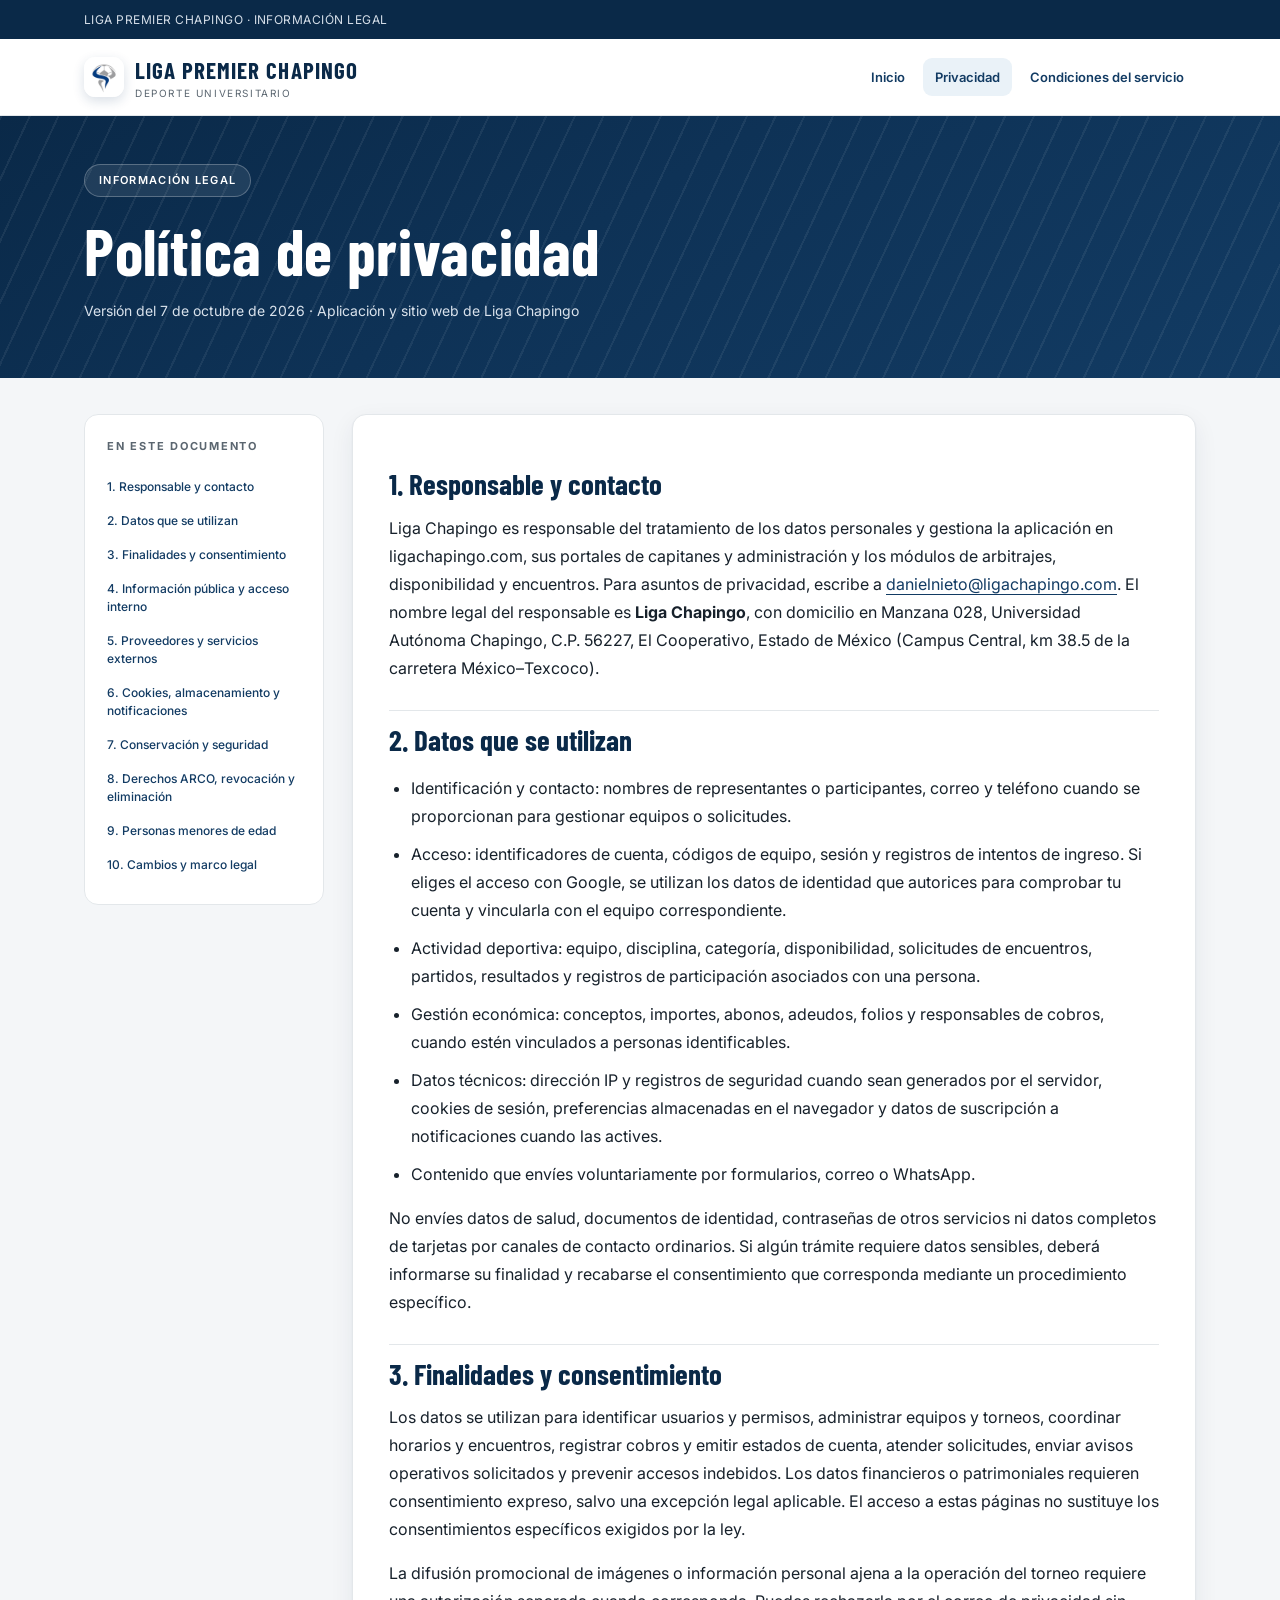
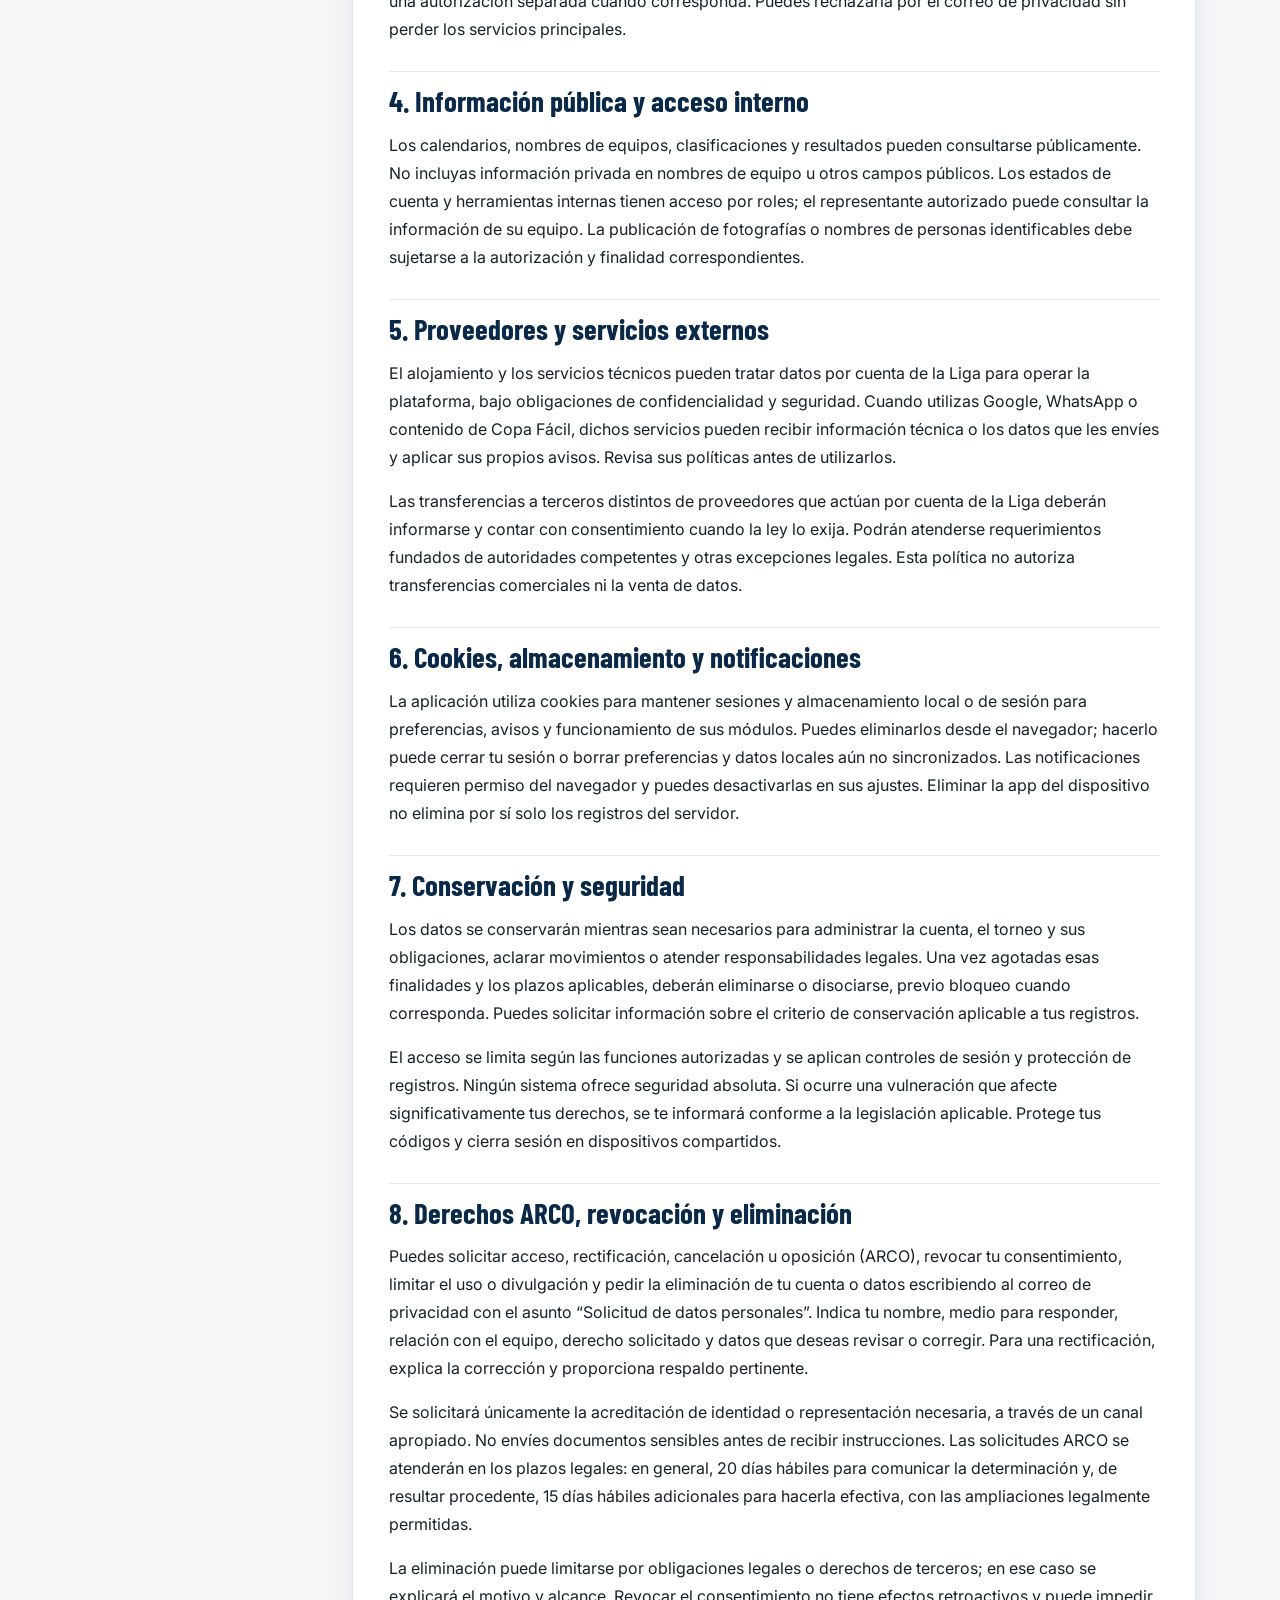
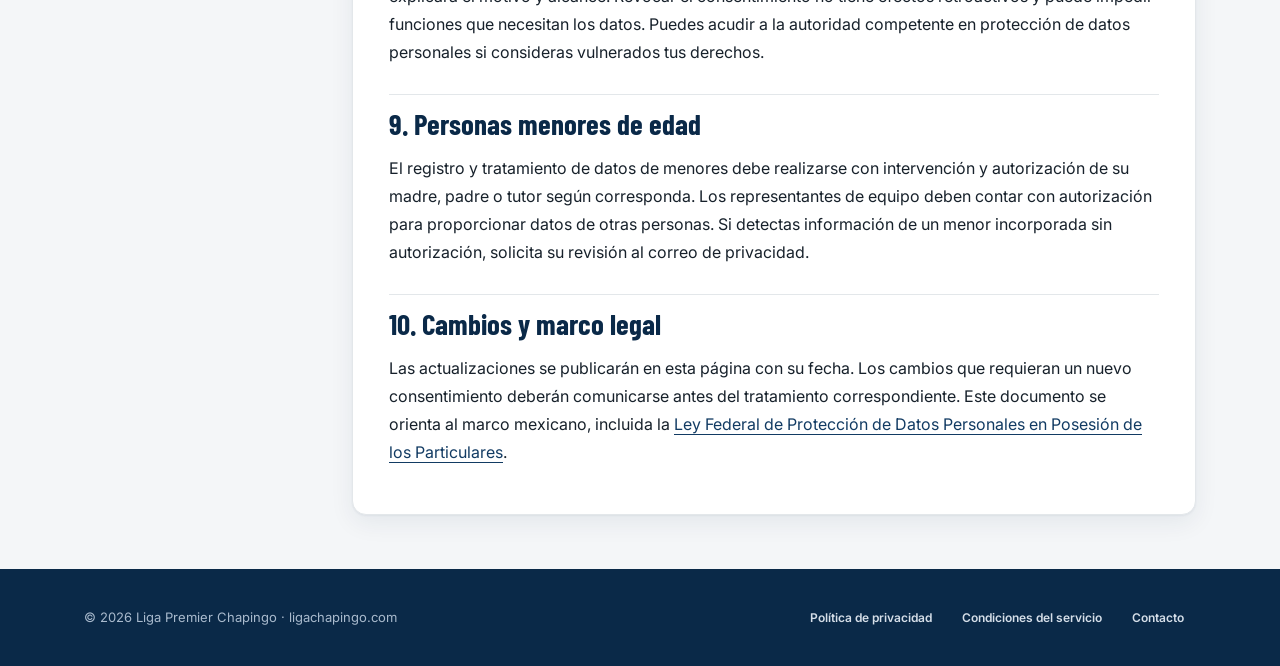
<file: privacidad.html>
<!doctype html><html lang="es-MX"><head><meta charset="utf-8"><meta name="viewport" content="width=device-width, initial-scale=1"><title>Política de privacidad · Liga Chapingo</title><meta name="description" content="Tratamiento de datos personales, derechos ARCO y privacidad en la aplicación de Liga Chapingo."><link rel="preconnect" href="https://fonts.googleapis.com"><link rel="preconnect" href="https://fonts.gstatic.com" crossorigin><link href="https://fonts.googleapis.com/css2?family=Barlow+Condensed:wght@500;600;700&amp;family=Inter:wght@400;500;600;700&amp;display=swap" rel="stylesheet"><meta name="theme-color" content="#0A2948"><link rel="icon" href="icono-192.png"><style>:root{color-scheme:light;--navy:#0A2948;--blue:#123B63;--silver:#BFC5CA;--paper:#F4F6F8;--ink:#17212B;--muted:#5B6670;--line:#E3E7EA;--display:'Barlow Condensed',Impact,'Arial Narrow',sans-serif;--text:'Inter',-apple-system,BlinkMacSystemFont,'Segoe UI',sans-serif}*{box-sizing:border-box}html{scroll-behavior:smooth;scroll-padding-top:100px}body{margin:0;background:var(--paper);color:var(--ink);font:16px/1.75 var(--text)}a{color:var(--blue);text-underline-offset:4px}a:focus-visible{outline:3px solid #2468A8;outline-offset:5px}.wrap{max-width:1160px;margin:auto;padding-inline:24px}.cinta{background:var(--navy);color:#D5DEE8;font-size:12px;letter-spacing:.04em;padding:9px 0}.barra{background:#fff;border-bottom:1px solid var(--line)}.barra .wrap{display:flex;align-items:center;justify-content:space-between;gap:24px;padding-block:17px}.marca{display:flex;align-items:center;gap:11px;text-decoration:none;min-width:0}.escudo{width:40px;height:40px;border-radius:11px;box-shadow:0 4px 12px #123b6329}.marca .txt{display:flex;flex-direction:column;line-height:1}.marca .n{font:700 23px var(--display);letter-spacing:.045em;text-transform:uppercase;color:var(--navy)}.marca .s{font-size:10px;letter-spacing:.16em;text-transform:uppercase;color:var(--muted);margin-top:4px}nav{display:flex;flex-wrap:wrap;gap:6px}nav a{padding:8px 12px;border-radius:9px;text-decoration:none;font-size:13px;font-weight:600}nav a:hover,nav a[aria-current]{background:#EAF2F8}.portada{position:relative;overflow:hidden;background:linear-gradient(150deg,#0A2948,#0E3256 45%,#123B63);color:#fff}.portada:before{content:'';position:absolute;inset:0;opacity:.12;background:repeating-linear-gradient(115deg,#ffffff88 0 2px,transparent 2px 26px)}.portada .wrap{position:relative;padding-block:48px 54px}.pill{display:inline-block;border:1px solid #ffffff40;background:#ffffff16;border-radius:99px;padding:6px 14px;font-size:11px;font-weight:600;letter-spacing:.12em;text-transform:uppercase}h1{font:700 clamp(38px,6vw,64px)/1.05 var(--display);margin:20px 0 15px;letter-spacing:.01em}.fecha{font-size:14px;color:#D9E2EC;margin:0}.legal-layout{display:grid;grid-template-columns:240px minmax(0,1fr);gap:28px;align-items:start;padding-block:36px 54px}.indice{background:#fff;border:1px solid var(--line);border-radius:14px;padding:22px;position:sticky;top:24px}.indice h2{font-size:11px;letter-spacing:.16em;text-transform:uppercase;margin:0 0 14px;color:var(--muted)}.indice nav{display:block}.indice a{display:block;padding:8px 0;font-size:12px;line-height:1.5;font-weight:500}.documento{min-width:0;background:#fff;border:1px solid var(--line);border-radius:14px;padding:12px 36px 32px;box-shadow:0 1px 2px #0a29480d,0 8px 24px #0a294812}.documento h2{font:700 29px/1.2 var(--display);color:var(--navy);margin:28px 0 12px;padding-top:12px;border-top:1px solid var(--line)}.documento h2:first-child{border-top:0}.documento p{margin:0 0 16px}.documento li{margin-bottom:10px}.documento ul{padding-left:22px}.documento a{overflow-wrap:anywhere}.pie{background:var(--navy);color:#A9BACD;padding:30px 0;font-size:13px}.pie .wrap{display:flex;flex-wrap:wrap;align-items:center;justify-content:space-between;gap:20px}.pie a{color:#D5DEE8}.pie p{margin:0}.pie nav a{font-size:12px}.pie nav a:hover{background:#ffffff14}@media(max-width:800px){.legal-layout{grid-template-columns:1fr}.indice{position:static}.indice nav{display:grid;grid-template-columns:1fr 1fr;gap:0 18px}.barra .wrap{flex-wrap:wrap;gap:12px}.barra nav{width:100%}.documento{padding:8px 24px 24px}}@media(max-width:480px){.wrap{padding-inline:18px}.marca .n{font-size:21px}.indice nav{grid-template-columns:1fr}.portada .wrap{padding-block:32px 38px}.documento{padding-inline:20px}body{font-size:15px}.legal-layout{gap:18px;padding-block:24px 36px}}@media print{.cinta,.barra,.indice,.pie{display:none}.portada{background:none;color:#000}.portada:before{display:none}.portada .wrap{padding:0}.fecha{color:#333}.legal-layout{display:block;padding:0}.documento{border:0;box-shadow:none;padding:0}body{background:#fff}.documento h2{break-after:avoid}}</style><link rel="canonical" href="https://ligachapingo.com/privacidad.html"></head><body><div class="cinta"><div class="wrap">LIGA PREMIER CHAPINGO · INFORMACIÓN LEGAL</div></div><header class="barra"><div class="wrap"><a class="marca" href="index.html"><img class="escudo" src="icono-192.png" alt="Escudo de Liga Chapingo"><span class="txt"><span class="n">Liga Premier Chapingo</span><span class="s">Deporte universitario</span></span></a><nav aria-label="Navegación principal"><a href="index.html">Inicio</a><a href="privacidad.html" aria-current="page">Privacidad</a><a href="condiciones.html">Condiciones del servicio</a></nav></div></header><main><section class="portada" aria-labelledby="titulo"><div class="wrap"><span class="pill">Información legal</span><h1 id="titulo">Política de privacidad</h1><p class="fecha">Versión del 7 de octubre de 2026 · Aplicación y sitio web de Liga Chapingo</p></div></section><div class="wrap legal-layout"><aside class="indice"><h2>En este documento</h2><nav aria-label="Índice del documento"><a href="#seccion-1">1. Responsable y contacto</a><a href="#seccion-2">2. Datos que se utilizan</a><a href="#seccion-3">3. Finalidades y consentimiento</a><a href="#seccion-4">4. Información pública y acceso interno</a><a href="#seccion-5">5. Proveedores y servicios externos</a><a href="#seccion-6">6. Cookies, almacenamiento y notificaciones</a><a href="#seccion-7">7. Conservación y seguridad</a><a href="#seccion-8">8. Derechos ARCO, revocación y eliminación</a><a href="#seccion-9">9. Personas menores de edad</a><a href="#seccion-10">10. Cambios y marco legal</a></nav></aside><article class="documento" aria-labelledby="titulo">
<h2 id="seccion-1">1. Responsable y contacto</h2><p>Liga Chapingo es responsable del tratamiento de los datos personales y gestiona la aplicación en ligachapingo.com, sus portales de capitanes y administración y los módulos de arbitrajes, disponibilidad y encuentros. Para asuntos de privacidad, escribe a <a href="mailto:danielnieto@ligachapingo.com?subject=Privacidad%20Liga%20Chapingo">danielnieto@ligachapingo.com</a>. El nombre legal del responsable es <strong>Liga Chapingo</strong>, con domicilio en Manzana 028, Universidad Autónoma Chapingo, C.P. 56227, El Cooperativo, Estado de México (Campus Central, km 38.5 de la carretera México–Texcoco).</p>
<h2 id="seccion-2">2. Datos que se utilizan</h2><ul><li>Identificación y contacto: nombres de representantes o participantes, correo y teléfono cuando se proporcionan para gestionar equipos o solicitudes.</li><li>Acceso: identificadores de cuenta, códigos de equipo, sesión y registros de intentos de ingreso. Si eliges el acceso con Google, se utilizan los datos de identidad que autorices para comprobar tu cuenta y vincularla con el equipo correspondiente.</li><li>Actividad deportiva: equipo, disciplina, categoría, disponibilidad, solicitudes de encuentros, partidos, resultados y registros de participación asociados con una persona.</li><li>Gestión económica: conceptos, importes, abonos, adeudos, folios y responsables de cobros, cuando estén vinculados a personas identificables.</li><li>Datos técnicos: dirección IP y registros de seguridad cuando sean generados por el servidor, cookies de sesión, preferencias almacenadas en el navegador y datos de suscripción a notificaciones cuando las actives.</li><li>Contenido que envíes voluntariamente por formularios, correo o WhatsApp.</li></ul><p>No envíes datos de salud, documentos de identidad, contraseñas de otros servicios ni datos completos de tarjetas por canales de contacto ordinarios. Si algún trámite requiere datos sensibles, deberá informarse su finalidad y recabarse el consentimiento que corresponda mediante un procedimiento específico.</p>
<h2 id="seccion-3">3. Finalidades y consentimiento</h2><p>Los datos se utilizan para identificar usuarios y permisos, administrar equipos y torneos, coordinar horarios y encuentros, registrar cobros y emitir estados de cuenta, atender solicitudes, enviar avisos operativos solicitados y prevenir accesos indebidos. Los datos financieros o patrimoniales requieren consentimiento expreso, salvo una excepción legal aplicable. El acceso a estas páginas no sustituye los consentimientos específicos exigidos por la ley.</p><p>La difusión promocional de imágenes o información personal ajena a la operación del torneo requiere una autorización separada cuando corresponda. Puedes rechazarla por el correo de privacidad sin perder los servicios principales.</p>
<h2 id="seccion-4">4. Información pública y acceso interno</h2><p>Los calendarios, nombres de equipos, clasificaciones y resultados pueden consultarse públicamente. No incluyas información privada en nombres de equipo u otros campos públicos. Los estados de cuenta y herramientas internas tienen acceso por roles; el representante autorizado puede consultar la información de su equipo. La publicación de fotografías o nombres de personas identificables debe sujetarse a la autorización y finalidad correspondientes.</p>
<h2 id="seccion-5">5. Proveedores y servicios externos</h2><p>El alojamiento y los servicios técnicos pueden tratar datos por cuenta de la Liga para operar la plataforma, bajo obligaciones de confidencialidad y seguridad. Cuando utilizas Google, WhatsApp o contenido de Copa Fácil, dichos servicios pueden recibir información técnica o los datos que les envíes y aplicar sus propios avisos. Revisa sus políticas antes de utilizarlos.</p><p>Las transferencias a terceros distintos de proveedores que actúan por cuenta de la Liga deberán informarse y contar con consentimiento cuando la ley lo exija. Podrán atenderse requerimientos fundados de autoridades competentes y otras excepciones legales. Esta política no autoriza transferencias comerciales ni la venta de datos.</p>
<h2 id="seccion-6">6. Cookies, almacenamiento y notificaciones</h2><p>La aplicación utiliza cookies para mantener sesiones y almacenamiento local o de sesión para preferencias, avisos y funcionamiento de sus módulos. Puedes eliminarlos desde el navegador; hacerlo puede cerrar tu sesión o borrar preferencias y datos locales aún no sincronizados. Las notificaciones requieren permiso del navegador y puedes desactivarlas en sus ajustes. Eliminar la app del dispositivo no elimina por sí solo los registros del servidor.</p>
<h2 id="seccion-7">7. Conservación y seguridad</h2><p>Los datos se conservarán mientras sean necesarios para administrar la cuenta, el torneo y sus obligaciones, aclarar movimientos o atender responsabilidades legales. Una vez agotadas esas finalidades y los plazos aplicables, deberán eliminarse o disociarse, previo bloqueo cuando corresponda. Puedes solicitar información sobre el criterio de conservación aplicable a tus registros.</p><p>El acceso se limita según las funciones autorizadas y se aplican controles de sesión y protección de registros. Ningún sistema ofrece seguridad absoluta. Si ocurre una vulneración que afecte significativamente tus derechos, se te informará conforme a la legislación aplicable. Protege tus códigos y cierra sesión en dispositivos compartidos.</p>
<h2 id="seccion-8">8. Derechos ARCO, revocación y eliminación</h2><p>Puedes solicitar acceso, rectificación, cancelación u oposición (ARCO), revocar tu consentimiento, limitar el uso o divulgación y pedir la eliminación de tu cuenta o datos escribiendo al correo de privacidad con el asunto “Solicitud de datos personales”. Indica tu nombre, medio para responder, relación con el equipo, derecho solicitado y datos que deseas revisar o corregir. Para una rectificación, explica la corrección y proporciona respaldo pertinente.</p><p>Se solicitará únicamente la acreditación de identidad o representación necesaria, a través de un canal apropiado. No envíes documentos sensibles antes de recibir instrucciones. Las solicitudes ARCO se atenderán en los plazos legales: en general, 20 días hábiles para comunicar la determinación y, de resultar procedente, 15 días hábiles adicionales para hacerla efectiva, con las ampliaciones legalmente permitidas.</p><p>La eliminación puede limitarse por obligaciones legales o derechos de terceros; en ese caso se explicará el motivo y alcance. Revocar el consentimiento no tiene efectos retroactivos y puede impedir funciones que necesitan los datos. Puedes acudir a la autoridad competente en protección de datos personales si consideras vulnerados tus derechos.</p>
<h2 id="seccion-9">9. Personas menores de edad</h2><p>El registro y tratamiento de datos de menores debe realizarse con intervención y autorización de su madre, padre o tutor según corresponda. Los representantes de equipo deben contar con autorización para proporcionar datos de otras personas. Si detectas información de un menor incorporada sin autorización, solicita su revisión al correo de privacidad.</p>
<h2 id="seccion-10">10. Cambios y marco legal</h2><p>Las actualizaciones se publicarán en esta página con su fecha. Los cambios que requieran un nuevo consentimiento deberán comunicarse antes del tratamiento correspondiente. Este documento se orienta al marco mexicano, incluida la <a href="https://www.diputados.gob.mx/LeyesBiblio/pdf/LFPDPPP.pdf">Ley Federal de Protección de Datos Personales en Posesión de los Particulares</a>.</p>
</article></div></main><footer class="pie"><div class="wrap"><p>© 2026 Liga Premier Chapingo · ligachapingo.com</p><nav aria-label="Información legal"><a href="privacidad.html">Política de privacidad</a><a href="condiciones.html">Condiciones del servicio</a><a href="index.html#contacto">Contacto</a></nav></div></footer></body></html>
</file>
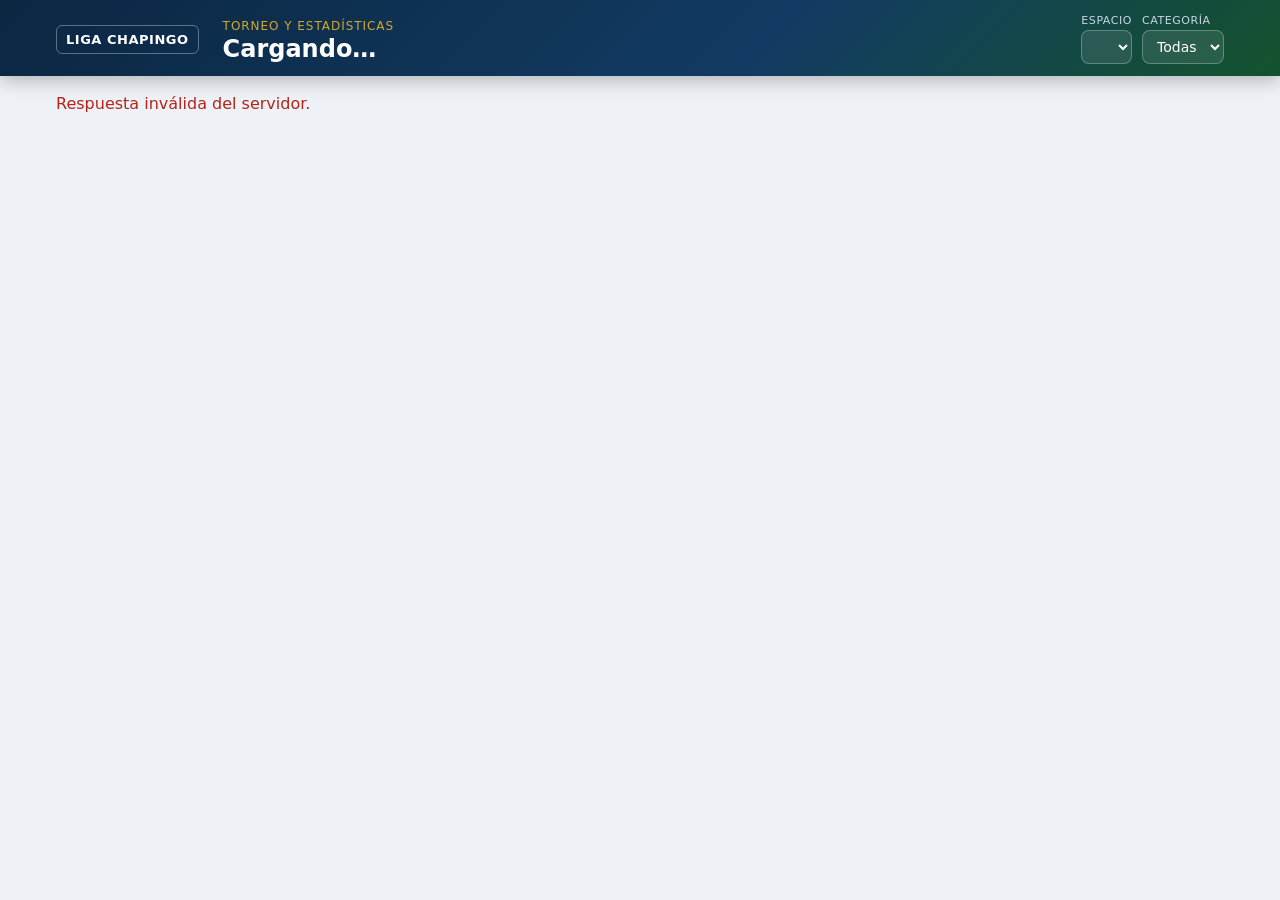
<file: competencia/torneo.html>
<!doctype html>
<html lang="es"><head><meta charset="utf-8"><meta name="viewport" content="width=device-width, initial-scale=1">
<title>Torneo · Liga Chapingo</title><link rel="stylesheet" href="torneo.css"></head>
<body>
<header class="cab">
  <div class="cab-in">
    <a class="marca" href="./">LIGA CHAPINGO</a>
    <div class="cab-t"><span class="cab-k">Torneo y estadísticas</span><h1 id="t-nombre">Cargando…</h1></div>
    <div class="cab-h">
      <label class="sel">Espacio<select id="t-espacio"></select></label>
      <label class="sel">Categoría<select id="t-cat"><option value="">Todas</option></select></label>
    </div>
  </div>
  <nav class="tabs" id="t-tabs" aria-label="Secciones del torneo"></nav>
</header>
<main>
  <p id="t-aviso" class="aviso" role="status" aria-live="polite"></p>
  <section id="t-guia" class="guia" hidden>
    <div><strong>Bienvenido al torneo.</strong> Así se usa:</div>
    <ol><li><b>Tabla</b>, <b>Goleo</b>, <b>Porteros</b> y <b>Disciplina</b>: posiciones y líderes, filtrables por categoría.</li>
      <li><b>Calendario</b> por jornada y <b>Llaves</b> de la fase eliminatoria.</li>
      <li><b>Equipos</b>: perfil y plantilla. Si tienes ficha de jugador, califica a jugadores y equipos (1 a 5 ⭐).</li></ol>
    <button type="button" id="t-guia-ok">Entendido</button>
  </section>
  <div id="t-vista"></div>
</main>
<dialog id="t-dlg"><form id="t-form"><h2 id="t-dlg-tit"></h2><div id="t-dlg-campos"></div>
  <div class="acciones"><button type="button" class="sec" id="t-dlg-cerrar">Cancelar</button><button>Guardar</button></div></form></dialog>
<script src="torneo.js" defer></script>
</body></html>
</file>
<file: competencia/app.css>
:root {
    font-family: system-ui, sans-serif;
    color: #15334b;
    background: #f2f5f8;
    --azul: #123b63
}

* {
    box-sizing: border-box
}

body {
    margin: 0
}

header {
    background: var(--azul);
    color: white;
    padding: 20px 5%;
    display: flex;
    align-items: center;
    gap: 28px
}

header a {
    color: white;
    text-decoration: none;
    font-weight: 800
}

header button {
    margin-left: auto
}

main {
    max-width: 1280px;
    margin: 32px auto;
    padding: 0 24px
}

h1 {
    font-size: 30px
}

h2 {
    font-size: 22px
}

#login {
    max-width: 460px;
    margin: 70px auto;
    padding: 32px;
    background: white;
    border-radius: 16px
}

label {
    display: grid;
    gap: 7px;
    margin: 14px 0;
    font-size: 14px;
    font-weight: 600
}

input,
select,
textarea,
button {
    font: inherit;
    padding: 11px 14px;
    border: 1px solid #bccbd7;
    border-radius: 7px
}

button {
    cursor: pointer;
    background: var(--azul);
    color: white
}

button:disabled {
    opacity: .5;
    cursor: wait
}

input,
select,
textarea {
    width: 100%;
    background: white;
    color: #15334b
}

nav,
.barra,
.acciones {
    display: flex;
    gap: 10px;
    align-items: center;
    flex-wrap: wrap
}

.barra {
    justify-content: space-between
}

nav {
    margin: 20px 0
}

nav button {
    background: white;
    color: var(--azul)
}

nav button[aria-current] {
    background: var(--azul);
    color: white
}

.kpis {
    display: grid;
    grid-template-columns: repeat(auto-fit, minmax(180px, 1fr));
    gap: 18px
}

.kpi,
article {
    background: white;
    padding: 22px;
    border: 1px solid #dce5ec;
    border-radius: 12px;
    margin: 16px 0
}

.kpi strong {
    display: block;
    font-size: 28px;
    margin-top: 8px
}

.tabla {
    overflow: auto;
    background: white;
    border-radius: 10px;
    margin: 20px 0
}

table {
    border-collapse: collapse;
    width: 100%
}

td,
th {
    text-align: left;
    padding: 14px;
    border-bottom: 1px solid #e4ebf0;
    white-space: nowrap
}

th {
    font-size: 13px;
    color: #527087
}

#aviso {
    color: #a22b27;
    white-space: pre-wrap
}

dialog {
    border: 0;
    border-radius: 14px;
    padding: 28px;
    max-width: 600px;
    width: calc(100% - 32px)
}

dialog::backdrop {
    background: #102c45a8
}

.acciones {
    justify-content: flex-end
}

small {
    color: #546b7d
}

details {
    margin: 14px 0
}

summary {
    cursor: pointer;
    padding: 14px;
    background: white
}

a {
    color: var(--azul)
}

@media(max-width:600px) {
    header {
        gap: 12px;
        font-size: 12px
    }

    main {
        padding: 0 14px
    }

    nav button {
        flex: 1
    }

    h1 {
        font-size: 24px
    }
}

.btn-torneo {
    display: flex;
    align-items: center;
    gap: 16px;
    margin: 18px 0 8px;
    padding: 18px 20px;
    border-radius: 14px;
    text-decoration: none;
    color: #fff;
    background: linear-gradient(135deg, #0b2742, #123b63 55%, #14532d);
    border-left: 6px solid #d4a72c;
    box-shadow: 0 8px 24px #0b274233
}

.btn-torneo:hover {
    box-shadow: 0 10px 30px #0b274255
}

.btn-torneo:focus-visible {
    outline: 3px solid #d4a72c;
    outline-offset: 2px
}

.bt-ico {
    flex: none;
    width: 48px;
    height: 48px;
    border-radius: 12px;
    background: #ffffff22;
    display: flex;
    align-items: center;
    justify-content: center;
    font-size: 24px
}

.bt-txt {
    flex: 1;
    min-width: 0
}

.bt-txt strong {
    display: block;
    font-size: 20px
}

.bt-txt small {
    display: block;
    color: #d8e2ec;
    margin-top: 4px;
    line-height: 1.35
}

.bt-fl {
    font-size: 30px;
    color: #f1d27a
}

.bt-guia {
    display: flex;
    flex-wrap: wrap;
    gap: 8px;
    list-style: none;
    margin: 0 0 18px;
    padding: 0;
    font-size: 13px;
    color: #546b7d
}

.bt-guia li {
    background: white;
    border: 1px solid #dce5ec;
    border-radius: 999px;
    padding: 5px 11px
}

.bt-guia b {
    color: #123b63
}

:root {
    --plata: #c4ced8;
    --deuda: #ac252c;
    --saldado: #11633d
}

body {
    min-width: 0
}

main {
    max-width: 1600px;
    margin: 16px auto;
    padding: 0 20px
}

header {
    padding: 12px 20px;
    padding-top: max(12px, env(safe-area-inset-top));
    flex-wrap: wrap
}

h1 {
    font-size: 25px;
    margin: 10px 0
}

h2 {
    font-size: 20px
}

.barra {
    justify-content: flex-start;
    gap: 12px
}

.barra label {
    margin-left: auto;
    min-width: 180px
}

.torneo-cabecera {
    display: inline-flex;
    background: #1b5384;
    color: white;
    padding: 12px 16px;
    border: 1px solid #91abc2;
    border-radius: 8px;
    text-decoration: none;
    font-weight: 750
}

nav {
    gap: 6px;
    margin: 12px 0
}

nav button {
    padding: 10px 14px
}

.kpis {
    grid-template-columns: repeat(5, minmax(0, 1fr));
    gap: 10px
}

.kpi {
    margin: 4px 0;
    padding: 16px;
    text-align: left;
    background: white;
    color: #15334b;
    border-top: 3px solid #8da7bf;
    min-width: 0
}

.kpi strong {
    font-size: clamp(20px, 2.1vw, 30px);
    overflow-wrap: anywhere;
    font-variant-numeric: tabular-nums
}

.kpi small {
    display: block;
    margin-top: 10px
}

.kpi:hover {
    border-color: #123b63;
    box-shadow: 0 3px 12px #123b631a
}

.deuda {
    color: var(--deuda);
    background: #fff0f0
}

.saldado {
    color: var(--saldado);
    background: #eaf7ef
}

.saldo {
    display: inline-block;
    font-weight: 750;
    padding: 4px 8px;
    border-radius: 6px
}

.kpi.deuda {
    border-top-color: var(--deuda)
}

.resumen-acciones {
    justify-content: flex-start;
    margin: 14px 0
}

.bloque {
    background: white;
    border: 1px solid #dce5ec;
    border-radius: 10px;
    padding: 14px;
    margin: 12px 0
}

.bloque h2 {
    margin: 0 0 12px
}

.tabla {
    margin: 12px 0;
    border: 1px solid #dce5ec
}

td,
th {
    padding: 10px 12px
}

th {
    background: #eaf0f5
}

td {
    font-variant-numeric: tabular-nums
}

footer {
    display: flex;
    gap: 6px;
    flex-wrap: wrap;
    border-top: 1px solid var(--plata);
    margin-top: 22px;
    padding: 12px 0 max(12px, env(safe-area-inset-bottom))
}

footer button {
    background: transparent;
    color: #405b72;
    border-color: transparent;
    font-size: 13px
}

footer button[aria-current] {
    background: #dce6ee;
    color: #123b63
}

dialog {
    max-width: 850px;
    max-height: 90dvh;
    overflow: auto
}

#detalle form {
    display: flex;
    justify-content: flex-end;
    position: sticky;
    bottom: 0;
    background: white;
    padding-top: 10px
}

.corte {
    background: #eaf7ef;
    border-color: #82b89c;
    padding: 16px
}

.corte strong {
    color: #11633d;
    font-size: 34px
}

button,
a,
input,
select {
    touch-action: manipulation
}

button {
    min-height: 44px
}

button:focus-visible,
a:focus-visible,
summary:focus-visible {
    outline: 3px solid #2c7db8;
    outline-offset: 3px
}

[hidden] {
    display: none !important
}

@media(max-width:900px) {
    .kpis {
        grid-template-columns: repeat(3, minmax(0, 1fr))
    }

    .barra label {
        width: 100%;
        margin: 0
    }
}

@media(max-width:540px) {
    main {
        margin: 10px auto;
        padding: 0 10px
    }

    header {
        padding-left: 12px;
        padding-right: 12px;
        gap: 8px
    }

    header span {
        display: none
    }

    .kpis {
        grid-template-columns: repeat(2, minmax(0, 1fr));
        gap: 8px
    }

    .kpi:last-child {
        grid-column: 1/-1
    }

    .kpi {
        padding: 12px
    }

    .kpi strong {
        font-size: 24px
    }

    nav button {
        flex: 1 1 42%;
        font-size: 13px
    }

    .torneo-cabecera {
        width: 100%;
        justify-content: center
    }

    h1 {
        font-size: 22px
    }

    dialog {
        padding: 16px;
        width: calc(100% - 16px)
    }

    .bloque {
        padding: 10px
    }

    .tabla {
        max-width: 100%
    }

    #login {
        margin: 28px auto;
        padding: 20px
    }

    td,
    th {
        padding: 9px
    }

    footer button {
        flex: 1
    }
}

[data-accion="tickets"],
.grupo-acciones button {
    background: #1b5384
}

.cancha-card {
    display: inline-flex;
    vertical-align: top;
    flex-direction: column;
    justify-content: space-between;
    min-width: 220px;
    max-width: 320px;
    margin: 8px;
    padding: 16px;
    background: #fff;
    border: 1px solid #c7d5df;
    border-radius: 14px;
    box-shadow: 0 5px 16px #123b6312
}

.cancha-card h3 {
    margin: 0;
    color: #123b63
}

.documentos-rail {
    position: fixed;
    right: 0;
    top: 42%;
    z-index: 20
}

.documentos-toggle {
    border: 0;
    border-radius: 12px 0 0 12px;
    background: #123b63;
    color: #fff;
    padding: 14px 10px;
    display: grid;
    gap: 4px;
    box-shadow: 0 4px 16px #123b6340
}

.documentos-toggle span {
    font-size: 11px;
    writing-mode: vertical-rl
}

.documentos-toggle:hover {
    background: #1b5384
}


.bottom-dock {
    position: fixed
}

.app footer#menu-secundario {
    position: fixed;
    left: 0;
    right: 0;
    bottom: 0;
    z-index: 15;
    height: 72px;
    margin: 0;
    padding: 7px max(10px, env(safe-area-inset-left)) max(7px, env(safe-area-inset-bottom));
    display: grid;
    grid-template-columns: 1fr 1fr 1.2fr 1fr 1fr;
    align-items: center;
    background: #fff;
    border-top: 1px solid #c4ced8;
    box-shadow: 0 -5px 18px #123b6318
}

.app footer#menu-secundario button,
.app footer#menu-secundario a {
    display: grid;
    place-items: center;
    gap: 2px;
    height: 58px;
    padding: 6px 4px;
    border-radius: 12px;
    text-decoration: none;
    color: #35536d;
    background: transparent;
    border: 0;
    font-size: 24px
}

.app footer#menu-secundario span {
    font-size: 11px;
    font-weight: 700
}

.app footer#menu-secundario .dock-inicio {
    background: #123b63;
    color: #fff;
    transform: translateY(-10px);
    height: 70px;
    box-shadow: 0 5px 15px #123b6340
}

.app footer#menu-secundario button:hover,
.app footer#menu-secundario a:hover {
    background: #e9f0f5
}

.app {
    padding-bottom: 82px
}

.app footer#menu-secundario .dock-inicio:hover {
    background: #1b5384
}
</file>
<file: coordinador/estilos.css>
/* Panel de coordinación — misma identidad visual que el perfil de capitán
   (azul, plata y blanco; Barlow Condensed + Inter). El color principal se toma de
   la configuración de la liga (--marca), así que nada aquí depende de una organización. */
:root{
  --marca:#123B63; --marca-900:color-mix(in srgb,var(--marca) 72%,#000); --marca-suave:color-mix(in srgb,var(--marca) 10%,#fff);
  --plata:#BFC5CA; --plata-claro:#E4E8EB; --crema:#F4F6F8; --papel:#FFFFFF;
  --tinta:#17212B; --gris:#68737D; --linea:#E3E7EA;
  --rojo:#B3261E; --rojo-suave:#FCEDEC; --verde:#1B6B45; --verde-suave:#E3F2EA; --ambar:#8F6300; --ambar-suave:#F8EFD6;
  --azul-fut:#1D5FA8; --azul-fut-suave:#E3EEF9;
  --sombra:0 1px 2px rgba(10,41,72,.05),0 8px 24px rgba(10,41,72,.07);
  --r:14px;
  --display:'Barlow Condensed',Impact,'Arial Narrow',sans-serif;
  --texto:'Inter',-apple-system,BlinkMacSystemFont,'Segoe UI',Roboto,Helvetica,Arial,sans-serif;
}
*{box-sizing:border-box}
html{-webkit-text-size-adjust:100%}
body{margin:0;background:var(--crema);color:var(--tinta);font-family:var(--texto);font-size:15px;line-height:1.5}
button,input,select,textarea{font:inherit;color:inherit}
[hidden]{display:none!important}
h1,h2,h3,h4{margin:0;font-family:var(--display);letter-spacing:.01em;line-height:1.1}
a{color:var(--marca)}
.num{font-variant-numeric:tabular-nums}
.suave{color:var(--gris)}
.sr{position:absolute;width:1px;height:1px;overflow:hidden;clip:rect(0 0 0 0);white-space:nowrap}

/* ---------- botones ---------- */
.btn{display:inline-flex;align-items:center;justify-content:center;gap:8px;border:1px solid transparent;border-radius:10px;padding:10px 16px;
  font-size:14px;font-weight:600;text-decoration:none;cursor:pointer;background:#fff;color:var(--marca);border-color:var(--linea);transition:background .12s,border-color .12s,transform .12s}
.btn:hover{border-color:var(--marca)}
.btn:active{transform:translateY(1px)}
.btn.pri{background:var(--marca);color:#fff;border-color:var(--marca)}
.btn.pri:hover{background:var(--marca-900)}
.btn.peligro{color:var(--rojo);border-color:#F2D2CF}
.btn.peligro:hover{background:var(--rojo-suave)}
.btn.sm{padding:6px 11px;font-size:13px;border-radius:8px}
.btn.ancho{width:100%}
.btn[disabled]{opacity:.55;cursor:default}
.btn svg{width:17px;height:17px;flex:none}
.btn-txt{background:none;border:0;padding:0;color:var(--marca);font-weight:600;cursor:pointer;text-decoration:underline;font-size:inherit}
.btn-txt.peligro{color:var(--rojo)}
.ico-btn{display:inline-grid;place-items:center;width:38px;height:38px;border-radius:10px;border:1px solid rgba(255,255,255,.3);background:rgba(255,255,255,.1);color:#fff;cursor:pointer}
.ico-btn svg{width:20px;height:20px}

/* ---------- acceso ---------- */
.acceso{min-height:100svh;display:flex;align-items:center;justify-content:center;padding:28px 18px;
  background:radial-gradient(120% 80% at 50% -10%,color-mix(in srgb,var(--marca) 80%,#fff) 0%,var(--marca) 45%,var(--marca-900) 100%)}
.acceso-caja{width:100%;max-width:400px;background:var(--papel);border-radius:18px;padding:26px 24px;box-shadow:0 20px 60px rgba(0,0,0,.3)}
.acceso-marca{display:flex;align-items:center;gap:12px;font-family:var(--display);font-weight:700;font-size:24px;color:var(--marca-900);margin-bottom:16px}
.acceso-txt{font-size:13.5px;color:var(--gris);margin:0 0 14px}
.escudo{display:inline-grid;place-items:center;width:42px;height:42px;border-radius:12px;background:var(--marca);color:#fff;font-family:var(--display);font-weight:700;font-size:19px;flex:none;overflow:hidden}
.escudo img{width:100%;height:100%;object-fit:cover;display:block}
.pestanas{display:flex;gap:4px;padding:4px;background:var(--crema);border-radius:12px;margin-bottom:16px}
.pestanas button{flex:1;border:0;background:none;padding:8px 10px;border-radius:9px;font-weight:600;font-size:13.5px;color:var(--gris);cursor:pointer;white-space:nowrap}
.pestanas button[aria-selected="true"]{background:#fff;color:var(--marca-900);box-shadow:0 1px 3px rgba(10,41,72,.15)}
.pestanas.linea{background:none;padding:0;border-bottom:1px solid var(--linea);border-radius:0;gap:2px;overflow-x:auto;margin-bottom:16px}
.pestanas.linea button{flex:none;border-radius:0;padding:9px 13px;border-bottom:2.5px solid transparent;margin-bottom:-1px}
.pestanas.linea button[aria-selected="true"]{box-shadow:none;border-bottom-color:var(--marca);background:none}
.campo{display:grid;gap:5px;margin-bottom:12px;font-size:13px;font-weight:600;color:var(--gris)}
.campo input,.campo select,.campo textarea{width:100%;border:1.5px solid var(--linea);border-radius:10px;padding:10px 12px;font-size:15px;font-weight:400;color:var(--tinta);background:#fff}
.campo textarea{min-height:76px;resize:vertical}
.campo input:focus,.campo select:focus,.campo textarea:focus{outline:3px solid color-mix(in srgb,var(--marca) 22%,transparent);border-color:var(--marca)}
.campo small{font-weight:400;font-size:12px}
.campo.fila2{grid-template-columns:1fr 1fr;gap:10px}
.g-acceso{margin:0 0 14px}
.g-boton{display:flex;justify-content:center;min-height:44px}
.g-o{display:flex;align-items:center;gap:10px;margin-top:14px;font-size:12px;font-weight:600;letter-spacing:.06em;text-transform:uppercase;color:var(--gris)}
.g-o::before,.g-o::after{content:"";flex:1;height:1px;background:var(--linea)}
.g-ligar{display:grid;gap:4px;background:var(--marca-suave);border:1px solid color-mix(in srgb,var(--marca) 25%,#fff);border-radius:12px;padding:12px 14px;margin:0 0 14px;font-size:13.5px}
.g-ligar b{color:var(--marca-900);font-size:15px}
.g-ligar .btn-txt{justify-self:start;font-size:13px;margin-top:2px}
.error{display:none;background:var(--rojo-suave);border:1px solid #F2D2CF;color:var(--rojo);border-radius:10px;padding:9px 12px;font-size:13.5px;margin-bottom:12px}
.error.ver{display:block}
.aviso{background:var(--ambar-suave);border:1px solid #EBDCA8;color:#5C4200;border-radius:10px;padding:9px 12px;font-size:13.5px;margin-bottom:12px}
.aviso ul{margin:6px 0 0;padding-left:18px}

/* ---------- estructura ---------- */
.app{display:grid;grid-template-columns:232px minmax(0,1fr);min-height:100svh}
.lateral{background:linear-gradient(165deg,var(--marca-900),var(--marca));color:#fff;padding:18px 12px;display:flex;flex-direction:column;gap:14px;position:sticky;top:0;height:100svh}
.marca{display:flex;align-items:center;gap:10px;text-decoration:none;color:inherit;padding:0 6px}
.marca .escudo{background:rgba(255,255,255,.16)}
.marca-txt{display:grid;min-width:0}
.marca-txt b{font-family:var(--display);font-size:20px;line-height:1.1;overflow:hidden;text-overflow:ellipsis;white-space:nowrap}
.marca-txt small{font-size:11.5px;letter-spacing:.1em;text-transform:uppercase;opacity:.75}
.menu{display:grid;gap:3px;margin-top:6px}
.menu-item{display:flex;align-items:center;gap:11px;padding:10px 12px;border-radius:10px;color:#fff;text-decoration:none;font-weight:600;font-size:14.5px;opacity:.82;border:0;background:none;cursor:pointer;width:100%;text-align:left}
.menu-item svg{width:20px;height:20px;flex:none}
.menu-item:hover{background:rgba(255,255,255,.1);opacity:1}
.menu-item[aria-current="page"]{background:rgba(255,255,255,.18);opacity:1}
.lateral-pie{margin-top:auto;display:grid;gap:3px;border-top:1px solid rgba(255,255,255,.18);padding-top:10px}
.principal{min-width:0;display:flex;flex-direction:column}
.barra{background:var(--papel);border-bottom:1px solid var(--linea);padding:14px 26px 12px;position:sticky;top:0;z-index:20}
.barra-fila{display:flex;align-items:center;gap:12px}
.barra h1{font-size:28px;color:var(--marca-900);flex:1;min-width:0;overflow:hidden;text-overflow:ellipsis;white-space:nowrap}
.movil{display:none}
.guardado{font-size:12.5px;color:var(--gris);white-space:nowrap}
.guardado.mal{color:var(--rojo);font-weight:600}
.filtros{display:flex;flex-wrap:wrap;gap:8px 12px;margin-top:10px}
.filtros label{display:flex;align-items:center;gap:7px;font-size:12px;font-weight:700;letter-spacing:.06em;text-transform:uppercase;color:var(--gris)}
.filtros select{border:1.5px solid var(--linea);border-radius:9px;padding:6px 10px;font-size:13.5px;font-weight:600;background:#fff;text-transform:none;letter-spacing:0;color:var(--tinta);max-width:210px}
.banda-demo{background:var(--ambar-suave);color:#5C4200;border-bottom:1px solid #EBDCA8;padding:8px 26px;font-size:13px;display:flex;flex-wrap:wrap;gap:4px 10px;align-items:center}
#vista{padding:22px 26px 60px;outline:none;max-width:1180px;width:100%}
.inferior{display:none}

/* ---------- piezas ---------- */
.tarjeta{background:var(--papel);border:1px solid var(--linea);border-radius:var(--r);box-shadow:var(--sombra);padding:18px;margin-bottom:18px}
.tarjeta>h2,.tarjeta>.cab h2{font-size:21px;color:var(--marca-900)}
.cab{display:flex;flex-wrap:wrap;align-items:center;gap:8px 12px;margin-bottom:14px}
.cab h2,.cab h3{flex:1;min-width:0}
.cab .acc{display:flex;flex-wrap:wrap;gap:8px}
.kpis{display:grid;grid-template-columns:repeat(auto-fit,minmax(150px,1fr));gap:12px;margin-bottom:18px}
.kpi{display:block;text-decoration:none;color:inherit;background:var(--papel);border:1px solid var(--linea);border-radius:var(--r);padding:14px 16px;box-shadow:var(--sombra);border-left:5px solid var(--marca)}
a.kpi:hover{border-color:var(--marca)}
.kpi .v{font-family:var(--display);font-weight:700;font-size:30px;line-height:1.05;color:var(--marca-900)}
.kpi .e{font-size:11.5px;font-weight:700;letter-spacing:.08em;text-transform:uppercase;color:var(--gris);margin-top:4px}
.kpi .s{font-size:12.5px;color:var(--gris);margin-top:2px}
.kpi.alerta{border-left-color:var(--rojo)} .kpi.alerta .v{color:var(--rojo)}
.kpi.bien{border-left-color:var(--verde)} .kpi.bien .v{color:var(--verde)}
.rapidos{display:grid;grid-template-columns:repeat(auto-fit,minmax(130px,1fr));gap:10px}
.rapido{display:flex;flex-direction:column;align-items:flex-start;gap:8px;padding:14px;border-radius:12px;border:1.5px solid var(--linea);background:#fff;color:var(--marca-900);font-weight:700;font-size:14px;cursor:pointer;text-align:left}
.rapido:hover{border-color:var(--marca);background:var(--marca-suave)}
.rapido svg{width:22px;height:22px;color:var(--marca)}
.dos{display:grid;grid-template-columns:repeat(auto-fit,minmax(300px,1fr));gap:18px}
.dos>.tarjeta{margin-bottom:0}
.lista{list-style:none;margin:0;padding:0;display:grid;gap:8px}
.item{display:flex;flex-wrap:wrap;align-items:center;gap:6px 12px;padding:11px 13px;border:1px solid var(--linea);border-radius:12px;background:#fff}
.item.click{cursor:pointer}
.item.click:hover{border-color:var(--marca)}
.item .p{flex:1 1 200px;min-width:0;display:grid;gap:1px}
.item .p b{overflow:hidden;text-overflow:ellipsis}
.item .p small{color:var(--gris);font-size:12.5px}
.item .d{display:flex;flex-wrap:wrap;align-items:center;gap:6px 10px;justify-content:flex-end}
.vacio{padding:22px 14px;text-align:center;color:var(--gris);font-size:14px;border:1.5px dashed var(--linea);border-radius:12px}
.pill{display:inline-flex;align-items:center;gap:5px;padding:2px 9px;border-radius:999px;font-size:11.5px;font-weight:700;white-space:nowrap;background:var(--crema);color:var(--gris)}
.pill.ok{background:var(--verde-suave);color:var(--verde)} .pill.mal{background:var(--rojo-suave);color:var(--rojo)}
.pill.av{background:var(--ambar-suave);color:var(--ambar)} .pill.az{background:var(--azul-fut-suave);color:var(--azul-fut)}
.tabla-w{overflow-x:auto;border:1px solid var(--linea);border-radius:12px;background:#fff}
table{width:100%;border-collapse:collapse;font-size:13.5px}
th{font-size:11px;font-weight:700;letter-spacing:.07em;text-transform:uppercase;color:var(--gris);text-align:left;padding:9px 10px;border-bottom:1.5px solid var(--linea);white-space:nowrap;background:#FAFBFC}
td{padding:9px 10px;border-bottom:1px solid var(--linea);vertical-align:middle}
tr:last-child td{border-bottom:0}
th.n,td.n{text-align:right;font-variant-numeric:tabular-nums;white-space:nowrap}
th.c,td.c{text-align:center}
td.deuda{color:var(--rojo);font-weight:700} td.favor{color:var(--verde);font-weight:700}
tr.click{cursor:pointer} tr.click:hover td{background:var(--marca-suave)}
tr.yo td{background:var(--marca-suave);font-weight:700}
tfoot td{font-weight:700;border-top:1.5px solid var(--linea);background:#FAFBFC}
.barra-h{display:flex;flex-wrap:wrap;gap:8px 10px;align-items:center;margin-bottom:12px}
.barra-h input[type=search],.barra-h select{border:1.5px solid var(--linea);border-radius:9px;padding:7px 10px;font-size:13.5px;background:#fff;max-width:100%}
.barra-h input[type=search]{flex:1 1 180px}
.barra-h .esp{flex:1}
.marcador{font-family:var(--display);font-weight:700;font-size:21px;white-space:nowrap}
.vs{display:grid;grid-template-columns:minmax(0,1fr) auto minmax(0,1fr);gap:8px;align-items:center}
.vs .l{text-align:right;font-weight:700;overflow:hidden;text-overflow:ellipsis}
.vs .v{font-weight:700;overflow:hidden;text-overflow:ellipsis}
.vs .x{font-family:var(--display);font-weight:700;color:var(--gris);font-size:17px;min-width:54px;text-align:center}
.hist{list-style:none;margin:0;padding:0;display:grid;gap:8px;font-size:13px}
.hist li{padding-left:14px;border-left:3px solid var(--linea)}
.hist time{display:block;font-size:11.5px;color:var(--gris)}
.ficha{display:grid;grid-template-columns:repeat(auto-fit,minmax(170px,1fr));gap:10px 18px;margin:0}
.ficha div{min-width:0}
.ficha dt{font-size:11px;font-weight:700;letter-spacing:.07em;text-transform:uppercase;color:var(--gris)}
.ficha dd{margin:1px 0 0;overflow-wrap:anywhere}
.codigo{font-family:ui-monospace,SFMono-Regular,Menlo,Consolas,monospace;font-weight:700;letter-spacing:.08em;background:var(--crema);padding:3px 9px;border-radius:7px}
.checks{display:grid;grid-template-columns:repeat(auto-fill,minmax(180px,1fr));gap:4px 12px;max-height:210px;overflow:auto;border:1.5px solid var(--linea);border-radius:10px;padding:10px}
.checks label{display:flex;gap:8px;align-items:center;font-size:14px;font-weight:400;color:var(--tinta)}

/* calendario mensual */
.mes-cab{display:flex;align-items:center;gap:8px;margin-bottom:10px}
.mes-cab h3{flex:1;text-align:center;font-size:20px}
.mes{display:grid;grid-template-columns:repeat(7,minmax(0,1fr));gap:4px}
.mes .dow{font-size:10.5px;font-weight:700;letter-spacing:.06em;text-transform:uppercase;color:var(--gris);text-align:center;padding:2px 0}
.dia{min-height:74px;border:1px solid var(--linea);border-radius:9px;background:#fff;padding:4px;display:flex;flex-direction:column;gap:2px;text-align:left;cursor:pointer;overflow:hidden}
.dia.hueco{border-color:transparent;background:none;cursor:default}
.dia.hoy .dn{background:var(--marca);color:#fff;border-radius:999px;padding:0 6px;align-self:flex-start}
.dia[aria-pressed="true"]{border-color:var(--marca);box-shadow:0 0 0 1.5px var(--marca);background:var(--marca-suave)}
.dia .dn{font-size:12.5px;font-weight:700}
.dia .ch{font-size:10.5px;font-weight:600;line-height:1.25;padding:1px 4px;border-radius:5px;background:var(--marca-suave);white-space:nowrap;overflow:hidden;text-overflow:ellipsis}
.dia .ch.fin{background:var(--crema);color:var(--gris)} .dia .ch.mal{background:var(--rojo-suave);color:var(--rojo)}

/* modal */
.telon{position:fixed;inset:0;z-index:80;background:rgba(6,16,30,.6);display:flex;align-items:flex-start;justify-content:center;padding:5vh 16px;overflow-y:auto}
.modal{background:var(--papel);border-radius:16px;padding:20px;width:100%;max-width:520px;box-shadow:0 24px 70px rgba(0,0,0,.35)}
.modal.ancho{max-width:860px}
.modal-cab{display:flex;align-items:flex-start;gap:12px;margin-bottom:14px}
.modal-cab h3{flex:1;font-size:23px;color:var(--marca-900)}
.modal-cab small{display:block;font-family:var(--texto);font-size:13px;font-weight:400;color:var(--gris);letter-spacing:0;margin-top:3px}
.modal-x{border:0;background:var(--crema);width:32px;height:32px;border-radius:9px;cursor:pointer;font-size:19px;line-height:1;color:var(--gris);flex:none}
.modal-pie{display:flex;flex-wrap:wrap;gap:8px;justify-content:flex-end;margin-top:16px}
.toast{position:fixed;left:50%;bottom:84px;transform:translateX(-50%);background:var(--tinta);color:#fff;padding:10px 16px;border-radius:999px;font-size:13.5px;font-weight:600;z-index:90;box-shadow:0 8px 24px rgba(0,0,0,.3);max-width:calc(100vw - 32px)}

/* ---------- vista del capitán ---------- */
.cap-cab{background:linear-gradient(140deg,var(--marca-900),var(--marca));color:#fff;padding:20px 20px 26px}
.cap-in{max-width:980px;margin:0 auto}
.cap-sup{display:flex;align-items:center;gap:10px;margin-bottom:16px}
.cap-sup .marca{flex:1;padding:0;font-weight:600}
.cap-cab .lectura{display:inline-flex;align-items:center;gap:7px;border:1px solid rgba(255,255,255,.3);background:rgba(255,255,255,.12);border-radius:999px;padding:3px 11px;font-size:11.5px;font-weight:700;letter-spacing:.09em;text-transform:uppercase}
.cap-cab h1{font-size:38px;margin:10px 0 4px}
.cap-cab .ruta{opacity:.85;font-size:14px}
.cap-kpis{display:grid;grid-template-columns:repeat(auto-fit,minmax(130px,1fr));gap:10px;margin-top:18px}
.cap-kpis div{background:rgba(255,255,255,.1);border:1px solid rgba(255,255,255,.2);border-radius:12px;padding:12px 14px}
.cap-kpis b{display:block;font-family:var(--display);font-size:27px;line-height:1.05}
.cap-kpis span{font-size:11px;letter-spacing:.08em;text-transform:uppercase;opacity:.8}
.cap-cuerpo{max-width:980px;margin:0 auto;padding:20px 20px 50px}
.cap-vista-previa{border:2px solid var(--marca);border-radius:14px;overflow:hidden;background:var(--crema)}

/* ---------- celular ---------- */
@media (max-width:860px){
  .app{grid-template-columns:minmax(0,1fr)}
  .lateral{display:none}
  .movil{display:inline-grid}
  .barra{background:linear-gradient(140deg,var(--marca-900),var(--marca));color:#fff;border-bottom:0;padding:12px 16px}
  .barra h1{color:#fff;font-size:25px}
  .barra .marca.movil{padding:0}
  .guardado{color:rgba(255,255,255,.8)} .guardado.mal{color:#FFD4D0}
  .filtros label{color:rgba(255,255,255,.8);flex:1 1 140px}
  .filtros label span{display:none}
  .filtros select{border-color:rgba(255,255,255,.3);background:rgba(255,255,255,.12);color:#fff;width:100%;max-width:none}
  .filtros select option{color:var(--tinta)}
  .banda-demo{padding:6px 16px;font-size:12.5px}
  .banda-demo span{display:none}
  .cab>h2{flex-basis:100%}
  .cab .acc{width:100%}
  .cab .acc .btn{flex:1 1 auto}
  .barra-h select{flex:1 1 140px;min-width:0}
  th,td{padding:8px 7px}
  #vista{padding:16px 14px 96px}
  .inferior{display:grid;grid-template-columns:repeat(6,1fr);position:fixed;left:0;right:0;bottom:0;z-index:30;background:var(--papel);border-top:1px solid var(--linea);padding:6px 4px calc(6px + env(safe-area-inset-bottom));box-shadow:0 -6px 20px rgba(10,41,72,.08)}
  .inferior a{display:flex;flex-direction:column;align-items:center;gap:2px;padding:5px 2px;border-radius:10px;text-decoration:none;color:var(--gris);font-size:10.5px;font-weight:600;min-width:0}
  .inferior a span{overflow:hidden;text-overflow:ellipsis;max-width:100%;white-space:nowrap}
  .inferior a svg{width:22px;height:22px}
  .inferior a[aria-current="page"]{color:var(--marca);background:var(--marca-suave)}
  .tarjeta{padding:14px}
  .kpis{grid-template-columns:repeat(2,minmax(0,1fr))}
  .kpi .v{font-size:26px}
  .dia{min-height:46px;align-items:center}
  .dia .ch{width:7px;height:7px;padding:0;border-radius:50%;font-size:0;background:var(--marca)}
  .dia .ch.fin{background:var(--plata)} .dia .ch.mal{background:var(--rojo)}
  .dia .chs{display:flex;flex-wrap:wrap;gap:3px;justify-content:center}
  .telon{padding:0;align-items:flex-end}
  .modal,.modal.ancho{border-radius:18px 18px 0 0;max-width:none;max-height:92svh;overflow-y:auto;padding:18px 16px calc(18px + env(safe-area-inset-bottom))}
  .campo.fila2{grid-template-columns:1fr}
  .cap-cab h1{font-size:31px}
}

/* ---------- impresión (cortes de caja y estados de cuenta) ---------- */
#impresion{display:none}
@media print{
  body>*{display:none!important}
  body>#impresion{display:block!important;padding:0;font-size:12px;color:#000}
  #impresion h1{font-family:var(--texto);font-size:18px;margin:0 0 2px}
  #impresion h2{font-family:var(--texto);font-size:13px;margin:16px 0 6px}
  #impresion table{font-size:11.5px} #impresion th{background:none}
  #impresion .firma{margin-top:60px;border-top:1px solid #000;width:260px;padding-top:4px;font-size:11px}
}
</file>
<file: competencia/torneo.css>
:root{--fondo:#eef2f6;--carta:#fff;--texto:#14304a;--suave:#5b7489;--linea:#dfe7ee;--azul:#123b63;--azul2:#0b2742;--oro:#d4a72c;--verde:#15803d;--rojo:#b42318;--amar:#e0a800;--cab:#fff;font-family:system-ui,-apple-system,"Segoe UI",sans-serif;color:var(--texto);background:var(--fondo)}
@media (prefers-color-scheme:dark){:root{--fondo:#0c1622;--carta:#132232;--texto:#e6eef5;--suave:#9db1c3;--linea:#22374b;--azul:#2f6aa3;--azul2:#0a1a2a;--verde:#34c46c;--rojo:#f0705f}}
*{box-sizing:border-box}body{margin:0;background:var(--fondo);color:var(--texto)}
.cab{background:linear-gradient(135deg,var(--azul2),#123b63 60%,#14532d);color:var(--cab);position:sticky;top:0;z-index:5;box-shadow:0 4px 18px #0004}
.cab-in{max-width:1200px;margin:0 auto;padding:14px 16px 6px;display:flex;flex-wrap:wrap;gap:12px 24px;align-items:flex-end}
.marca{color:#fff;font-weight:800;text-decoration:none;letter-spacing:.04em;font-size:13px;align-self:center;border:1px solid #ffffff55;border-radius:6px;padding:6px 9px}
.cab-t{flex:1;min-width:200px}.cab-k{font-size:12px;text-transform:uppercase;letter-spacing:.08em;color:var(--oro)}
.cab h1{margin:2px 0 0;font-size:24px;line-height:1.15}
.cab-h{display:flex;gap:10px;flex-wrap:wrap}.sel{display:grid;gap:3px;font-size:11px;color:#c8d6e3;text-transform:uppercase;letter-spacing:.05em}
.sel select{font:inherit;font-size:14px;text-transform:none;letter-spacing:0;padding:7px 10px;border-radius:8px;border:1px solid #ffffff44;background:#ffffff18;color:#fff;max-width:220px}
.sel select option{color:#14304a}
.tabs{max-width:1200px;margin:0 auto;display:flex;gap:4px;overflow-x:auto;padding:6px 12px 0;scrollbar-width:none}
.tabs button{flex:none;background:none;border:0;color:#d5e1ec;font:inherit;font-size:14px;font-weight:600;padding:10px 12px 12px;border-bottom:3px solid transparent;cursor:pointer}
.tabs button[aria-current]{color:#fff;border-bottom-color:var(--oro)}
main{max-width:1200px;margin:0 auto;padding:18px 16px 60px}
.aviso{white-space:pre-wrap;color:var(--rojo);margin:0 0 8px;min-height:1px}.aviso.ok{color:var(--verde)}
.guia{background:var(--carta);border:1px solid var(--linea);border-left:5px solid var(--oro);border-radius:12px;padding:14px 16px;margin-bottom:16px}
.guia ol{margin:8px 0 10px 18px;padding:0;line-height:1.5}
h2{font-size:18px;margin:22px 0 10px}h3{font-size:15px;margin:16px 0 8px;color:var(--suave);text-transform:uppercase;letter-spacing:.05em}
.carta{background:var(--carta);border:1px solid var(--linea);border-radius:12px;overflow:hidden;margin:0 0 16px}
.carta-t{display:flex;justify-content:space-between;align-items:center;gap:10px;padding:12px 14px;border-bottom:1px solid var(--linea);font-weight:700}
.tabla{overflow-x:auto}table{border-collapse:collapse;width:100%;font-size:14px}
th,td{padding:9px 10px;text-align:center;border-bottom:1px solid var(--linea);white-space:nowrap}
th{font-size:11px;text-transform:uppercase;letter-spacing:.05em;color:var(--suave);font-weight:700;background:color-mix(in srgb,var(--carta) 92%,var(--azul))}
td.izq,th.izq{text-align:left}tr:last-child td{border-bottom:0}
td.pos{font-weight:800;width:34px}tr.zona td.pos{color:var(--verde)}td.pts{font-weight:800}
.eq{display:inline-flex;align-items:center;gap:8px;font-weight:600;background:none;border:0;color:inherit;font:inherit;padding:0;cursor:pointer;text-align:left}
.eq:hover{text-decoration:underline}
.esc{flex:none;width:26px;height:26px;border-radius:50%;display:inline-flex;align-items:center;justify-content:center;font-size:11px;font-weight:800;color:#fff;background:var(--azul)}
.forma{display:inline-flex;gap:3px}.forma i{font-style:normal;width:18px;height:18px;border-radius:4px;font-size:10px;font-weight:800;color:#fff;display:inline-flex;align-items:center;justify-content:center}
.f-G{background:var(--verde)}.f-E{background:#8a99a8}.f-P{background:var(--rojo)}
.tarjeta{display:inline-block;width:11px;height:15px;border-radius:2px;vertical-align:-2px;margin-right:4px}.t-am{background:var(--amar)}.t-ro{background:var(--rojo)}
.chip{display:inline-block;font-size:11px;font-weight:700;padding:2px 8px;border-radius:999px;background:color-mix(in srgb,var(--azul) 14%,transparent);color:var(--texto)}
.chip.rojo{background:color-mix(in srgb,var(--rojo) 18%,transparent)}.chip.verde{background:color-mix(in srgb,var(--verde) 18%,transparent)}
.lideres{display:grid;grid-template-columns:repeat(auto-fit,minmax(220px,1fr));gap:12px;margin-bottom:16px}
.lider{background:var(--carta);border:1px solid var(--linea);border-radius:12px;padding:14px}
.lider small{color:var(--suave);text-transform:uppercase;font-size:11px;letter-spacing:.06em}.lider strong{display:block;font-size:17px;margin:4px 0}.lider b{font-size:26px;color:var(--azul)}
.jornada .partido{display:grid;grid-template-columns:1fr auto 1fr;align-items:center;gap:10px;padding:11px 14px;border-bottom:1px solid var(--linea)}
.jornada .partido:last-child{border-bottom:0}
.partido .l{text-align:right}.partido .marc{min-width:74px;text-align:center;font-weight:800;font-size:16px;background:color-mix(in srgb,var(--azul) 10%,transparent);border-radius:8px;padding:5px 8px}
.partido .marc small{display:block;font-weight:500;font-size:11px;color:var(--suave)}
.partido .meta{grid-column:1/-1;font-size:12px;color:var(--suave);text-align:center}
.partido .evs{grid-column:1/-1;font-size:12px;color:var(--suave);display:flex;flex-wrap:wrap;gap:4px 12px;justify-content:center}
.cuadro{display:flex;gap:18px;overflow-x:auto;padding-bottom:8px}
.ronda{flex:none;width:240px;display:flex;flex-direction:column;gap:12px}
.ronda h3{margin:0 0 4px}
.llave{background:var(--carta);border:1px solid var(--linea);border-radius:10px;overflow:hidden}
.llave .lado{display:flex;justify-content:space-between;gap:8px;padding:9px 12px;border-bottom:1px solid var(--linea)}
.llave .lado:last-of-type{border-bottom:0}.llave .gana{font-weight:800;background:color-mix(in srgb,var(--verde) 12%,transparent)}
.llave .pie{font-size:11px;color:var(--suave);padding:6px 12px;border-top:1px dashed var(--linea)}
.rejilla{display:grid;grid-template-columns:repeat(auto-fill,minmax(210px,1fr));gap:12px}
.ficha-eq{background:var(--carta);border:1px solid var(--linea);border-radius:12px;padding:14px;display:flex;gap:12px;align-items:center;cursor:pointer;text-align:left;font:inherit;color:inherit}
.ficha-eq:hover{border-color:var(--azul)}.ficha-eq .esc{width:42px;height:42px;font-size:14px}
.ficha-eq small{display:block;color:var(--suave)}
.perfil-cab{display:flex;gap:16px;align-items:center;flex-wrap:wrap;background:var(--carta);border:1px solid var(--linea);border-radius:12px;padding:16px;margin-bottom:16px}
.perfil-cab .esc{width:64px;height:64px;font-size:22px}.perfil-cab h2{margin:0}
.nums{display:flex;gap:16px;flex-wrap:wrap;margin-left:auto}.nums div{text-align:center}.nums b{display:block;font-size:20px}.nums small{color:var(--suave);font-size:11px;text-transform:uppercase}
.estrellas{display:inline-flex;gap:1px}.estrellas button{background:none;border:0;padding:2px;font-size:18px;line-height:1;cursor:pointer;color:#b8c4cf}
.estrellas button.on{color:var(--oro)}.estrellas button:disabled{cursor:default}
.prom{font-weight:700}.prom small{font-weight:400;color:var(--suave)}
button,.btn{font:inherit;font-size:14px;padding:9px 14px;border-radius:8px;border:1px solid var(--azul);background:var(--azul);color:#fff;cursor:pointer;text-decoration:none;display:inline-block}
button.sec{background:transparent;color:var(--texto);border-color:var(--linea)}button.mini{padding:5px 9px;font-size:12px}
button:disabled{opacity:.55;cursor:wait}
.barra{display:flex;gap:8px;flex-wrap:wrap;align-items:center;margin:0 0 12px}
.barra input,.barra select{font:inherit;font-size:14px;padding:8px 10px;border-radius:8px;border:1px solid var(--linea);background:var(--carta);color:var(--texto)}
.vacio{padding:26px 14px;text-align:center;color:var(--suave)}
dialog{border:0;border-radius:14px;padding:22px;max-width:560px;width:calc(100% - 32px);background:var(--carta);color:var(--texto)}
dialog::backdrop{background:#081a2bb0}dialog h2{margin-top:0}
dialog label{display:grid;gap:5px;margin:10px 0;font-size:13px;font-weight:600}
dialog input,dialog select{font:inherit;padding:9px 11px;border-radius:8px;border:1px solid var(--linea);background:var(--fondo);color:var(--texto);width:100%}
.acciones{display:flex;gap:8px;justify-content:flex-end;margin-top:14px}
.dos{display:grid;grid-template-columns:1fr 1fr;gap:10px}
.nota{font-size:12px;color:var(--suave)}
@media (max-width:640px){.cab h1{font-size:19px}.cab-h{width:100%}.sel{flex:1}.sel select{max-width:none;width:100%}th,td{padding:8px 6px}.oculto-m{display:none}.nums{margin-left:0}}
.c0{background:#123b63}.c1{background:#15803d}.c2{background:#b45309}.c3{background:#7c3aed}.c4{background:#be123c}.c5{background:#0e7490}.c6{background:#4d7c0f}.c7{background:#9a3412}
.inactivo td{opacity:.55}.tenue td{opacity:.6}
</file>
